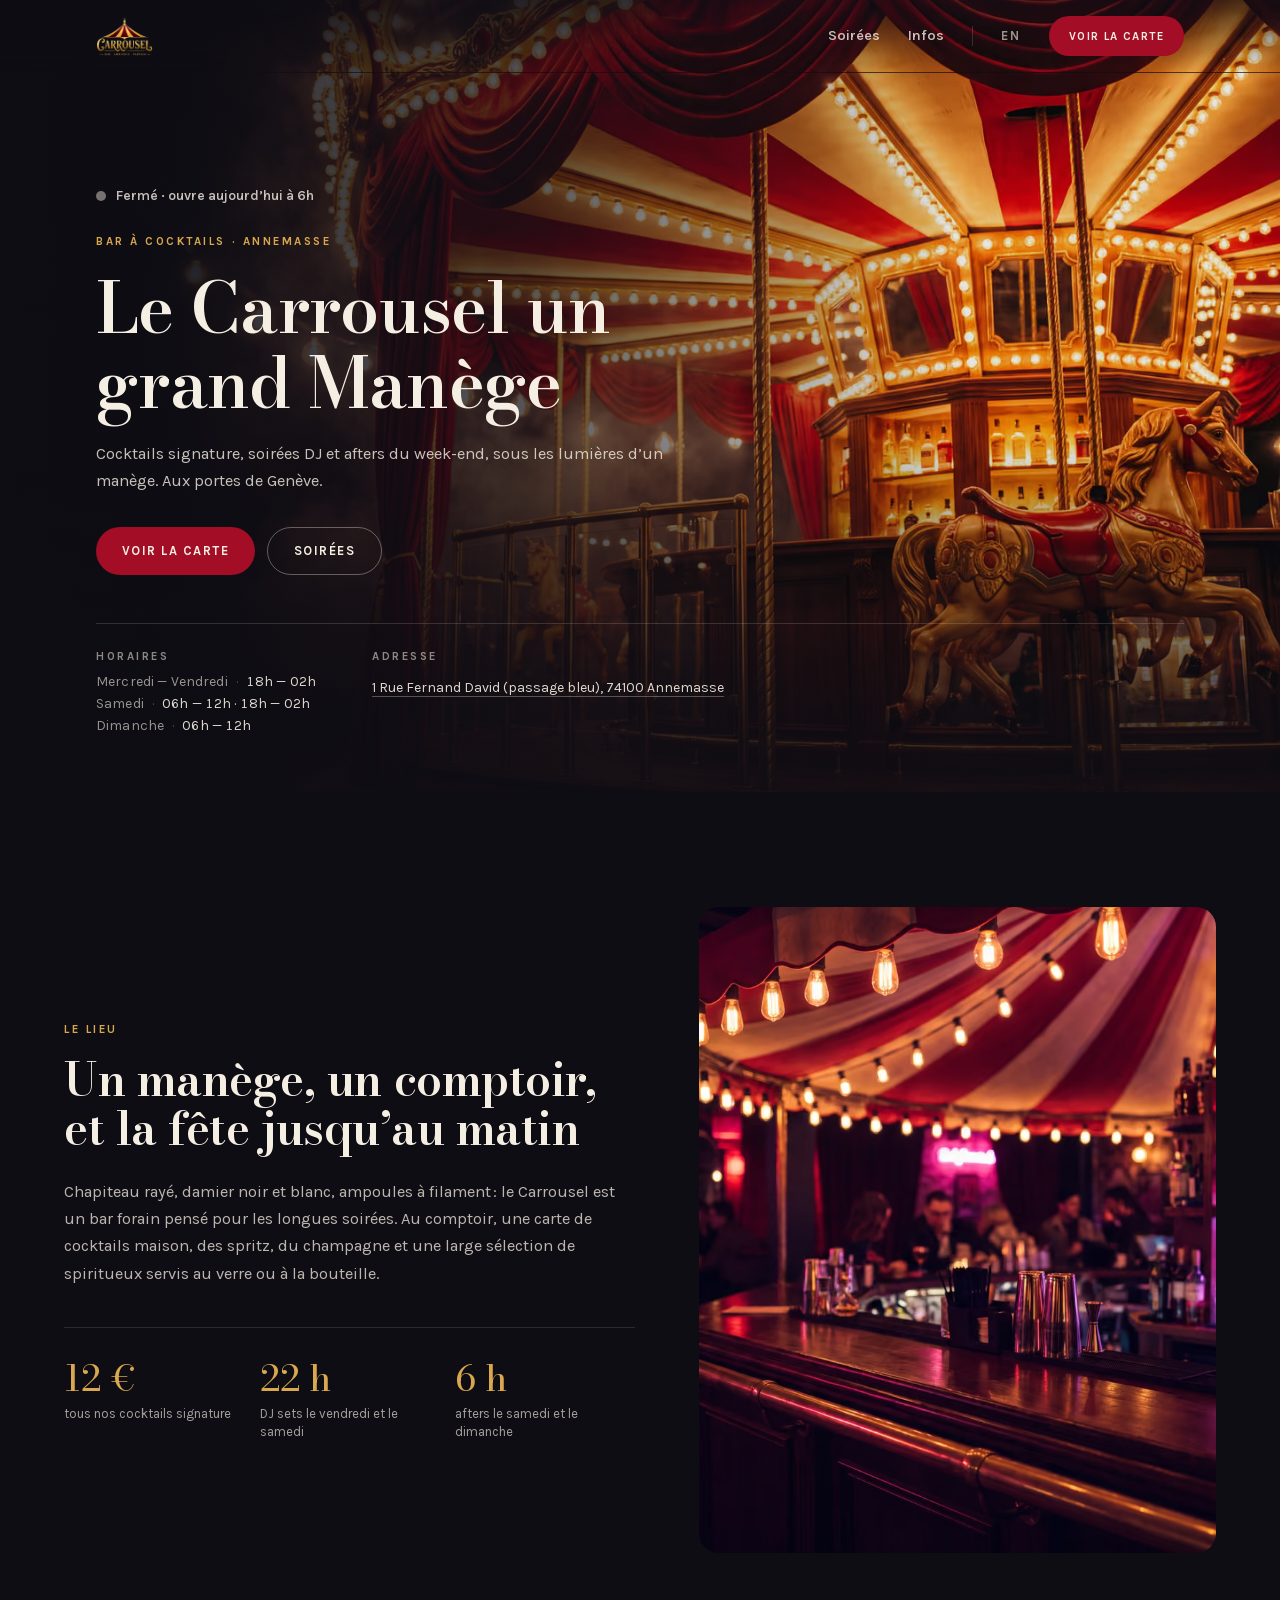
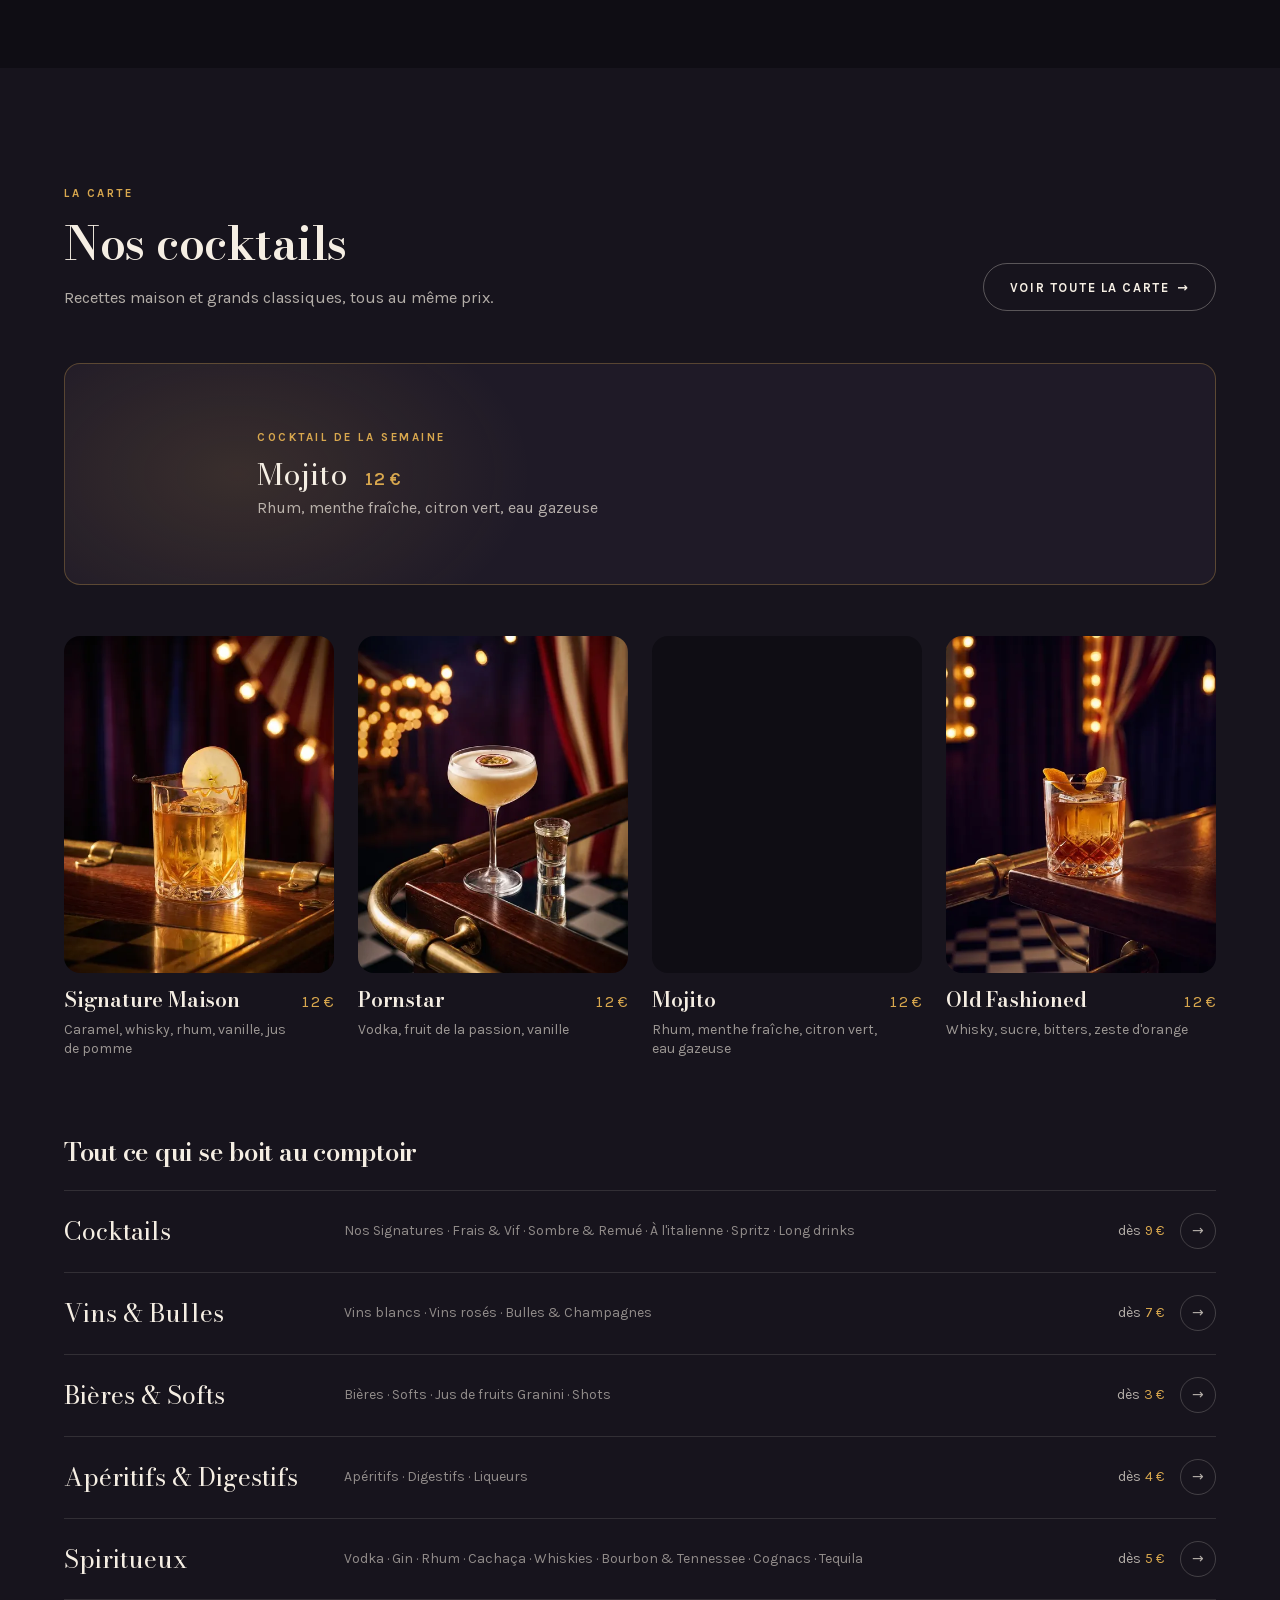
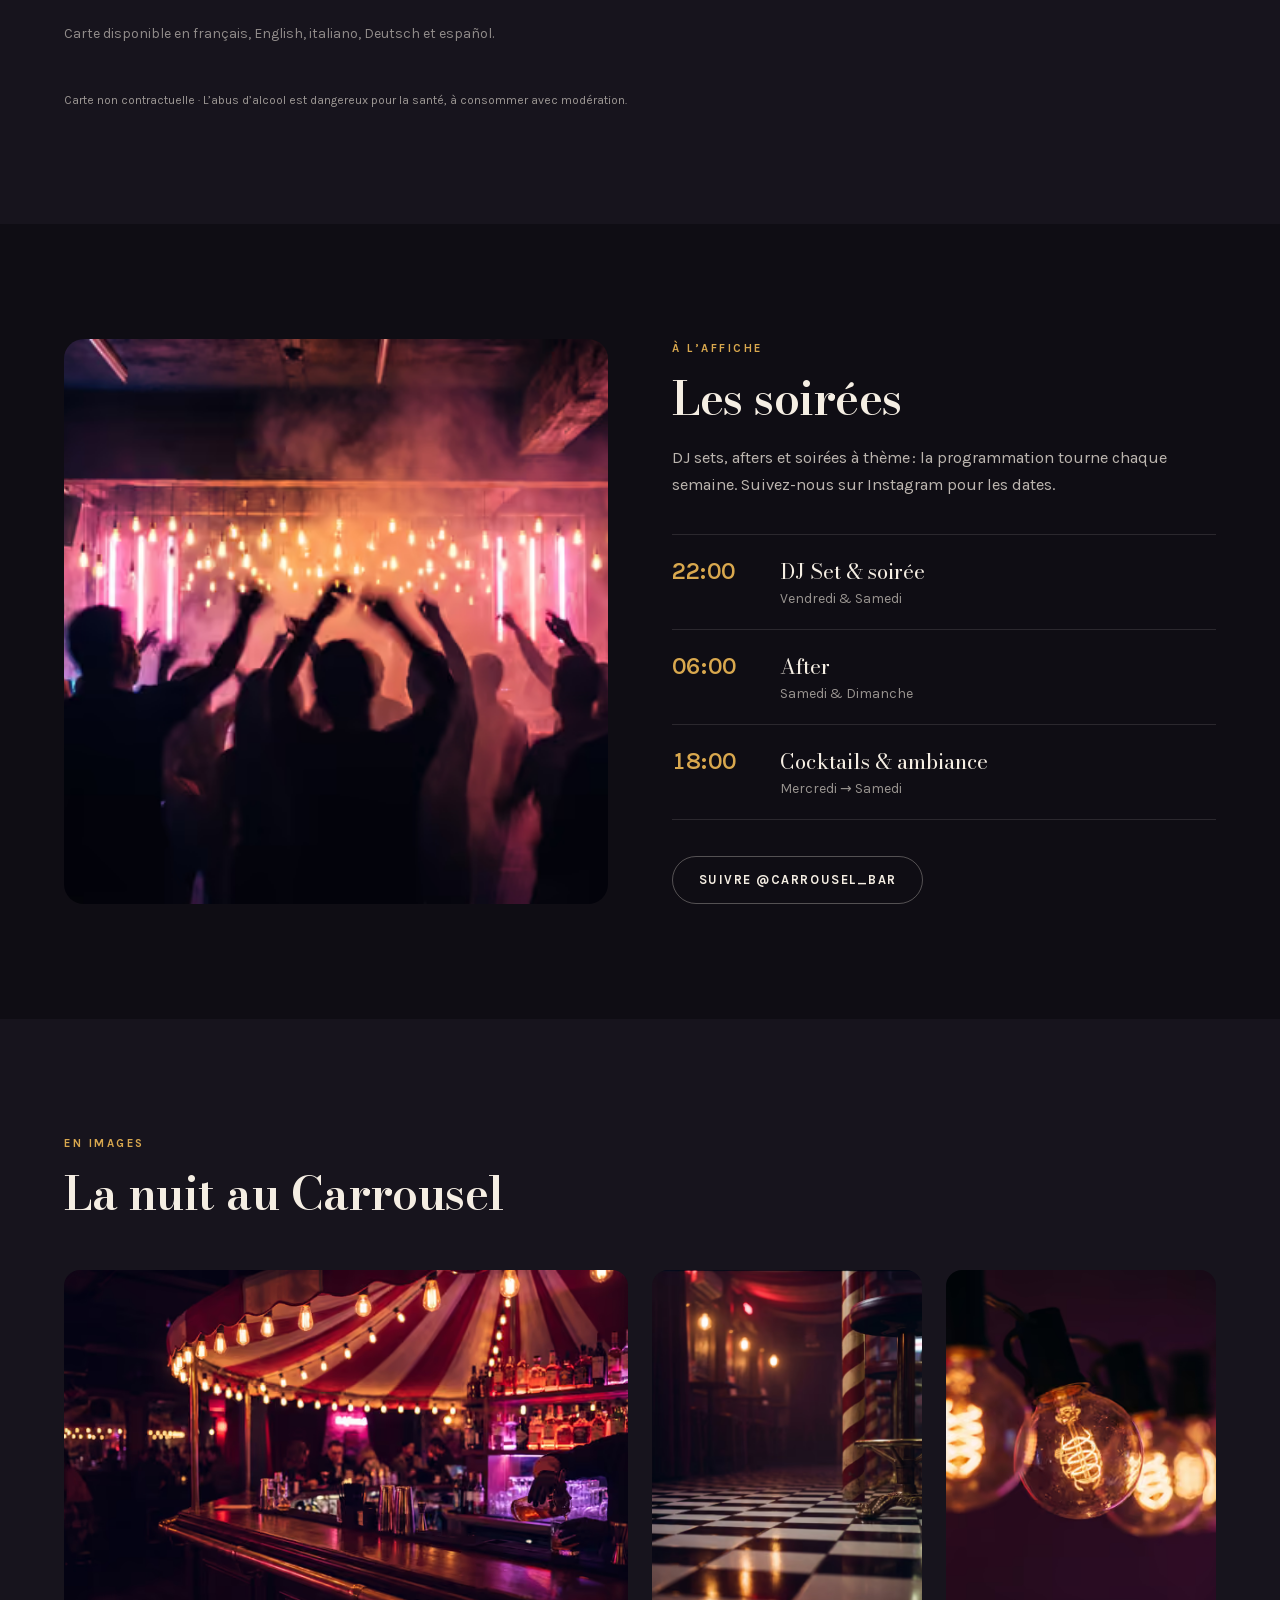
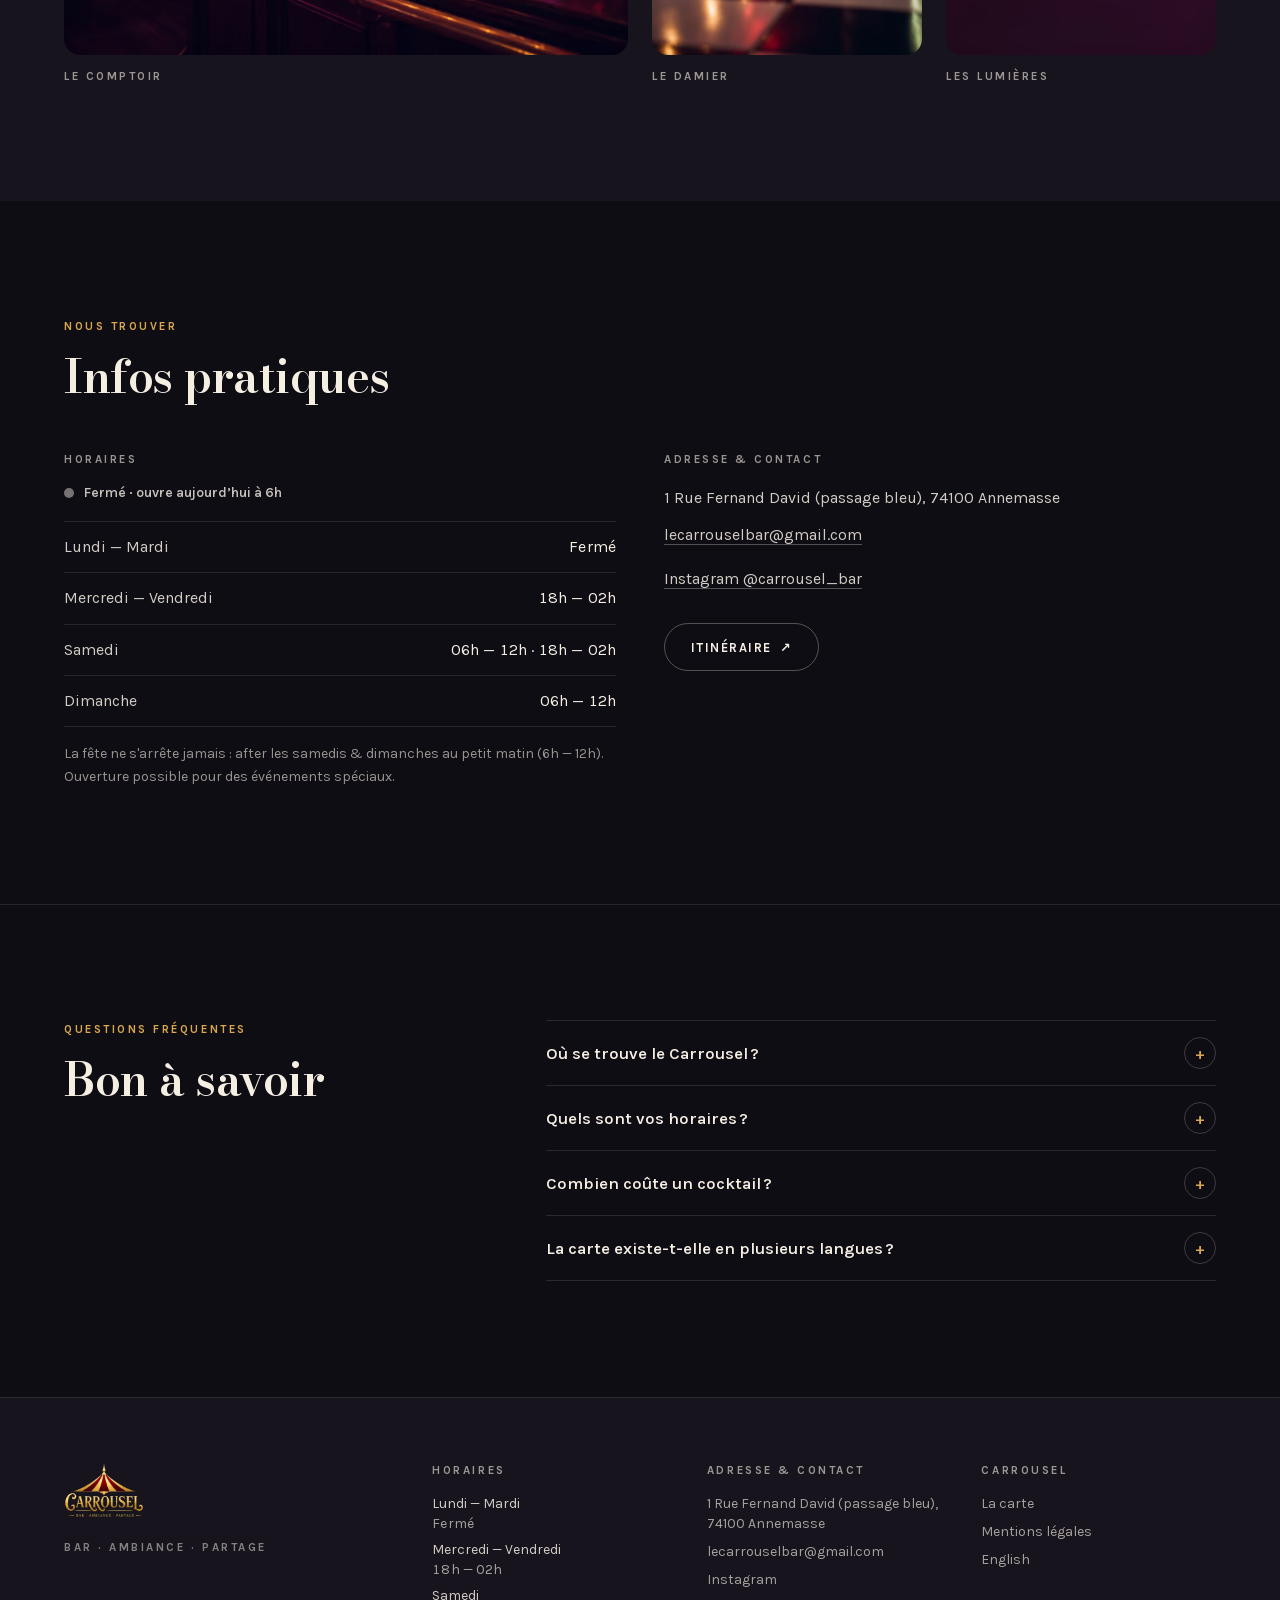
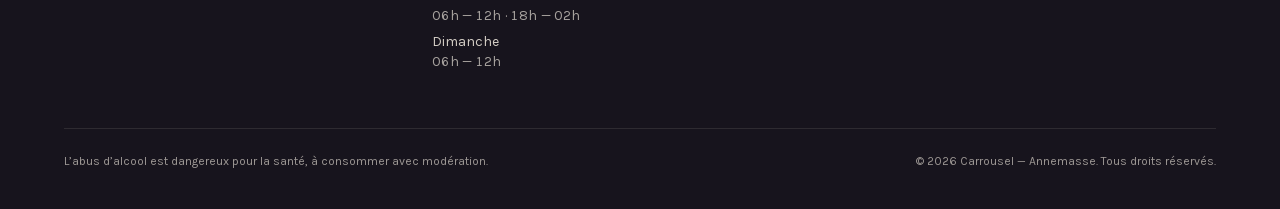
<file: index.html>
<!DOCTYPE html><html lang="fr" class="bodoni_moda_bafb91ea-module__stlXZG__variable karla_78029e28-module__QQIApa__variable"><head><meta charSet="utf-8"/><meta name="viewport" content="width=device-width, initial-scale=1"/><link rel="preload" href="/_next/static/media/52b5d5098cb87ddd-s.p.3r2y_bth_sjsm.woff2" as="font" crossorigin="" type="font/woff2"/><link rel="preload" href="/_next/static/media/680aa1e827d679d2-s.p.42ymt1gosxo71.woff2" as="font" crossorigin="" type="font/woff2"/><link rel="preload" as="image" imageSrcSet="/brand/logo-240.webp 240w, /brand/logo-360.webp 360w, /brand/logo-480.webp 480w, /brand/logo-960.webp 960w" imageSizes="140px" fetchPriority="auto"/><link rel="preload" as="image" type="image/avif" fetchPriority="high" imageSrcSet="/ambiance/hero-portrait-480.avif 480w, /ambiance/hero-portrait-720.avif 720w, /ambiance/hero-portrait-1080.avif 1080w" imageSizes="100vw" media="(max-width: 768px)"/><link rel="preload" as="image" type="image/avif" fetchPriority="high" imageSrcSet="/ambiance/hero-640.avif 640w, /ambiance/hero-1024.avif 1024w, /ambiance/hero-1600.avif 1600w, /ambiance/hero-2200.avif 2200w" imageSizes="100vw" media="(min-width: 769px)"/><style data-precedence="next" data-href="/_next/static/chunks/0hyv037mlk93s.css">@layer properties{@supports (((-webkit-hyphens:none)) and (not (margin-trim:inline))) or ((-moz-orient:inline) and (not (color:rgb(from red r g b)))){*,:before,:after,::backdrop{--tw-translate-x:0;--tw-translate-y:0;--tw-translate-z:0;--tw-scale-x:1;--tw-scale-y:1;--tw-scale-z:1;--tw-space-y-reverse:0;--tw-divide-y-reverse:0;--tw-border-style:solid;--tw-gradient-position:initial;--tw-gradient-from:#0000;--tw-gradient-via:#0000;--tw-gradient-to:#0000;--tw-gradient-stops:initial;--tw-gradient-via-stops:initial;--tw-gradient-from-position:0%;--tw-gradient-via-position:50%;--tw-gradient-to-position:100%;--tw-leading:initial;--tw-font-weight:initial;--tw-tracking:initial;--tw-ordinal:initial;--tw-slashed-zero:initial;--tw-numeric-figure:initial;--tw-numeric-spacing:initial;--tw-numeric-fraction:initial;--tw-shadow:0 0 #0000;--tw-shadow-color:initial;--tw-shadow-alpha:100%;--tw-inset-shadow:0 0 #0000;--tw-inset-shadow-color:initial;--tw-inset-shadow-alpha:100%;--tw-ring-color:initial;--tw-ring-shadow:0 0 #0000;--tw-inset-ring-color:initial;--tw-inset-ring-shadow:0 0 #0000;--tw-ring-inset:initial;--tw-ring-offset-width:0px;--tw-ring-offset-color:#fff;--tw-ring-offset-shadow:0 0 #0000;--tw-blur:initial;--tw-brightness:initial;--tw-contrast:initial;--tw-grayscale:initial;--tw-hue-rotate:initial;--tw-invert:initial;--tw-opacity:initial;--tw-saturate:initial;--tw-sepia:initial;--tw-drop-shadow:initial;--tw-drop-shadow-color:initial;--tw-drop-shadow-alpha:100%;--tw-drop-shadow-size:initial;--tw-backdrop-blur:initial;--tw-backdrop-brightness:initial;--tw-backdrop-contrast:initial;--tw-backdrop-grayscale:initial;--tw-backdrop-hue-rotate:initial;--tw-backdrop-invert:initial;--tw-backdrop-opacity:initial;--tw-backdrop-saturate:initial;--tw-backdrop-sepia:initial;--tw-duration:initial;--tw-ease:initial}}}@layer theme{:root,:host{--font-sans:-apple-system, BlinkMacSystemFont, "Segoe UI", Roboto, "Helvetica Neue", "Noto Sans", Arial, sans-serif, "Apple Color Emoji", "Segoe UI Emoji", "Segoe UI Symbol", "Noto Color Emoji";--font-mono:ui-monospace, SFMono-Regular, Menlo, Monaco, Consolas, "Liberation Mono", "Courier New", monospace;--color-emerald-400:#00d294;--color-white:#fff;--spacing:.25rem;--container-sm:24rem;--container-md:28rem;--container-lg:32rem;--container-xl:36rem;--container-2xl:42rem;--container-3xl:48rem;--container-4xl:56rem;--container-5xl:64rem;--container-6xl:72rem;--text-xs:.75rem;--text-xs--line-height:calc(1 / .75);--text-sm:.875rem;--text-sm--line-height:calc(1.25 / .875);--text-base:1rem;--text-base--line-height:calc(1.5 / 1);--text-lg:1.125rem;--text-lg--line-height:calc(1.75 / 1.125);--text-2xl:1.5rem;--text-2xl--line-height:calc(2 / 1.5);--font-weight-normal:400;--font-weight-semibold:600;--font-weight-bold:700;--leading-tight:1.25;--leading-snug:1.375;--leading-relaxed:1.625;--radius-lg:.5rem;--radius-xl:.75rem;--radius-2xl:1rem;--animate-ping:ping 1s cubic-bezier(0, 0, .2, 1) infinite;--blur-md:12px;--default-transition-duration:.15s;--default-transition-timing-function:cubic-bezier(.4, 0, .2, 1);--default-font-family:var(--font-sans);--default-mono-font-family:var(--font-mono);--color-nuit:#0f0d14;--color-nuit-2:#17141d;--color-velours:#1f1a27;--color-or:#d9a84e;--color-or-clair:#edc97e;--color-rouge:#c8102e;--color-rouge-2:#a30d26;--color-creme:#f5eee3;--font-display:var(--ff-display), "Bodoni 72", Didot, Georgia, serif;--font-body:var(--ff-body), system-ui, -apple-system, "Segoe UI", sans-serif;--text-display-xl:clamp(2.6rem, 5.4vw, 5rem);--text-display-l:clamp(2rem, 3.6vw, 3.1rem);--text-display-m:clamp(1.35rem, 2vw, 1.65rem);--text-body-l:clamp(1.03rem, 1.2vw, 1.14rem);--space-section:clamp(4.5rem, 9vw, 8rem);--space-head:clamp(2rem, 4vw, 3.25rem);--ease-ride:cubic-bezier(.22, 1, .36, 1)}@supports (color:lab(0% 0 0)){:root,:host{--color-emerald-400:lab(75.0771% -60.7313 19.4146)}}}@layer base{*,:after,:before,::backdrop{box-sizing:border-box;border:0 solid;margin:0;padding:0}::file-selector-button{box-sizing:border-box;border:0 solid;margin:0;padding:0}html,:host{-webkit-text-size-adjust:100%;tab-size:4;line-height:1.5;font-family:var(--default-font-family,-apple-system, BlinkMacSystemFont, "Segoe UI", Roboto, "Helvetica Neue", "Noto Sans", Arial, sans-serif, "Apple Color Emoji", "Segoe UI Emoji", "Segoe UI Symbol", "Noto Color Emoji");font-feature-settings:var(--default-font-feature-settings,normal);font-variation-settings:var(--default-font-variation-settings,normal);-webkit-tap-highlight-color:transparent}hr{height:0;color:inherit;border-top-width:1px}abbr:where([title]){-webkit-text-decoration:underline dotted;text-decoration:underline dotted}h1,h2,h3,h4,h5,h6{font-size:inherit;font-weight:inherit}a{color:inherit;-webkit-text-decoration:inherit;-webkit-text-decoration:inherit;-webkit-text-decoration:inherit;-webkit-text-decoration:inherit;text-decoration:inherit}b,strong{font-weight:bolder}code,kbd,samp,pre{font-family:var(--default-mono-font-family,ui-monospace, SFMono-Regular, Menlo, Monaco, Consolas, "Liberation Mono", "Courier New", monospace);font-feature-settings:var(--default-mono-font-feature-settings,normal);font-variation-settings:var(--default-mono-font-variation-settings,normal);font-size:1em}small{font-size:80%}sub,sup{vertical-align:baseline;font-size:75%;line-height:0;position:relative}sub{bottom:-.25em}sup{top:-.5em}table{text-indent:0;border-color:inherit;border-collapse:collapse}:-moz-focusring:where(:not(iframe)){outline:auto}progress{vertical-align:baseline}summary{display:list-item}ol,ul,menu{list-style:none}img,svg,video,canvas,audio,iframe,embed,object{vertical-align:middle;display:block}img,video{max-width:100%;height:auto}button,input,select,optgroup,textarea{font:inherit;font-feature-settings:inherit;font-variation-settings:inherit;letter-spacing:inherit;color:inherit;opacity:1;background-color:#0000;border-radius:0}::file-selector-button{font:inherit;font-feature-settings:inherit;font-variation-settings:inherit;letter-spacing:inherit;color:inherit;opacity:1;background-color:#0000;border-radius:0}:where(select:is([multiple],[size])) optgroup{font-weight:bolder}:where(select:is([multiple],[size])) optgroup option{padding-inline-start:20px}::file-selector-button{margin-inline-end:4px}::placeholder{opacity:1}@supports (not ((-webkit-appearance:-apple-pay-button))) or (contain-intrinsic-size:1px){::placeholder{color:currentColor}@supports (color:color-mix(in lab, red, red)){::placeholder{color:color-mix(in oklab, currentcolor 50%, transparent)}}}textarea{resize:vertical}::-webkit-search-decoration{-webkit-appearance:none}::-webkit-date-and-time-value{min-height:1lh;text-align:inherit}::-webkit-datetime-edit{display:inline-flex}::-webkit-datetime-edit-fields-wrapper{padding:0}::-webkit-datetime-edit{padding-block:0}::-webkit-datetime-edit-year-field{padding-block:0}::-webkit-datetime-edit-month-field{padding-block:0}::-webkit-datetime-edit-day-field{padding-block:0}::-webkit-datetime-edit-hour-field{padding-block:0}::-webkit-datetime-edit-minute-field{padding-block:0}::-webkit-datetime-edit-second-field{padding-block:0}::-webkit-datetime-edit-millisecond-field{padding-block:0}::-webkit-datetime-edit-meridiem-field{padding-block:0}::-webkit-calendar-picker-indicator{line-height:1}:-moz-ui-invalid{box-shadow:none}button,input:where([type=button],[type=reset],[type=submit]){appearance:button}::file-selector-button{appearance:button}::-webkit-inner-spin-button{height:auto}::-webkit-outer-spin-button{height:auto}[hidden]:where(:not([hidden=until-found])){display:none!important}html{-webkit-text-size-adjust:100%;scroll-behavior:smooth;scroll-padding-top:5rem;overflow-x:clip}body{background-color:var(--color-nuit);color:var(--color-creme);font-family:var(--font-body);-webkit-font-smoothing:antialiased;text-rendering:optimizelegibility;font-size:1rem;line-height:1.65;overflow-x:clip}h1,h2,h3,h4{font-family:var(--font-display);letter-spacing:-.01em;font-weight:600;line-height:1.08}p{text-wrap:pretty}h1,h2{text-wrap:balance}::selection{background-color:var(--color-or);color:var(--color-nuit)}:focus-visible{outline:2px solid var(--color-or);outline-offset:3px;border-radius:4px}img,video{max-width:100%;display:block}picture{display:contents}}@layer components;@layer utilities{.pointer-events-none{pointer-events:none}.visible{visibility:visible}.sr-only{clip-path:inset(50%);white-space:nowrap;border-width:0;width:1px;height:1px;margin:-1px;padding:0;position:absolute;overflow:hidden}.absolute{position:absolute}.fixed{position:fixed}.relative{position:relative}.sticky{position:sticky}.inset-0{inset:0}.inset-x-0{inset-inline:0}.top-0{top:0}.top-16{top:calc(var(--spacing) * 16)}.right-5{right:calc(var(--spacing) * 5)}.bottom-0{bottom:0}.bottom-5{bottom:calc(var(--spacing) * 5)}.bottom-24{bottom:calc(var(--spacing) * 24)}.left-1\/2{left:50%}.isolate{isolation:isolate}.-z-10{z-index:calc(10 * -1)}.-z-20{z-index:calc(20 * -1)}.z-10{z-index:10}.z-30{z-index:30}.z-40{z-index:40}.z-50{z-index:50}.col-span-1{grid-column:span 1/span 1}.col-span-2{grid-column:span 2/span 2}.row-start-2{grid-row-start:2}.mx-auto{margin-inline:auto}.mt-\(--space-head\){margin-top:var(--space-head)}.mt-0\.5{margin-top:calc(var(--spacing) * .5)}.mt-1{margin-top:var(--spacing)}.mt-1\.5{margin-top:calc(var(--spacing) * 1.5)}.mt-2{margin-top:calc(var(--spacing) * 2)}.mt-3{margin-top:calc(var(--spacing) * 3)}.mt-4{margin-top:calc(var(--spacing) * 4)}.mt-5{margin-top:calc(var(--spacing) * 5)}.mt-6{margin-top:calc(var(--spacing) * 6)}.mt-7{margin-top:calc(var(--spacing) * 7)}.mt-8{margin-top:calc(var(--spacing) * 8)}.mt-9{margin-top:calc(var(--spacing) * 9)}.mt-10{margin-top:calc(var(--spacing) * 10)}.mt-12{margin-top:calc(var(--spacing) * 12)}.mt-14{margin-top:calc(var(--spacing) * 14)}.mt-20{margin-top:calc(var(--spacing) * 20)}.-mr-2{margin-right:calc(var(--spacing) * -2)}.mb-1{margin-bottom:var(--spacing)}.mb-3{margin-bottom:calc(var(--spacing) * 3)}.mb-4{margin-bottom:calc(var(--spacing) * 4)}.mb-5{margin-bottom:calc(var(--spacing) * 5)}.mb-6{margin-bottom:calc(var(--spacing) * 6)}.mb-11{margin-bottom:calc(var(--spacing) * 11)}.mb-12{margin-bottom:calc(var(--spacing) * 12)}.ml-auto{margin-left:auto}.btn{min-height:3rem;font-family:var(--font-body);letter-spacing:.12em;text-transform:uppercase;transition:background-color .2s, color .2s, border-color .2s, transform .2s var(--ease-ride);border-radius:999px;justify-content:center;align-items:center;gap:.5rem;padding-inline:1.6rem;font-size:.8rem;font-weight:700;display:inline-flex}.block{display:block}.flex{display:flex}.grid{display:grid}.hidden{display:none}.inline{display:inline}.inline-flex{display:inline-flex}.table{display:table}.aspect-\[4\/5\]{aspect-ratio:4/5}.size-1\.5{width:calc(var(--spacing) * 1.5);height:calc(var(--spacing) * 1.5)}.size-2\.5{width:calc(var(--spacing) * 2.5);height:calc(var(--spacing) * 2.5)}.size-5{width:calc(var(--spacing) * 5);height:calc(var(--spacing) * 5)}.size-6{width:calc(var(--spacing) * 6);height:calc(var(--spacing) * 6)}.size-8{width:calc(var(--spacing) * 8);height:calc(var(--spacing) * 8)}.size-9{width:calc(var(--spacing) * 9);height:calc(var(--spacing) * 9)}.size-11{width:calc(var(--spacing) * 11);height:calc(var(--spacing) * 11)}.size-12{width:calc(var(--spacing) * 12);height:calc(var(--spacing) * 12)}.size-24{width:calc(var(--spacing) * 24);height:calc(var(--spacing) * 24)}.size-\[5\.25rem\]{width:5.25rem;height:5.25rem}.h-0\.5{height:calc(var(--spacing) * .5)}.h-5{height:calc(var(--spacing) * 5)}.h-9{height:calc(var(--spacing) * 9)}.h-10{height:calc(var(--spacing) * 10)}.h-11{height:calc(var(--spacing) * 11)}.h-12{height:calc(var(--spacing) * 12)}.h-14{height:calc(var(--spacing) * 14)}.h-16{height:calc(var(--spacing) * 16)}.h-auto{height:auto}.h-full{height:100%}.max-h-28{max-height:calc(var(--spacing) * 28)}.min-h-6{min-height:calc(var(--spacing) * 6)}.min-h-9{min-height:calc(var(--spacing) * 9)}.min-h-10{min-height:calc(var(--spacing) * 10)}.min-h-11{min-height:calc(var(--spacing) * 11)}.min-h-14{min-height:calc(var(--spacing) * 14)}.min-h-16{min-height:calc(var(--spacing) * 16)}.min-h-20{min-height:calc(var(--spacing) * 20)}.min-h-\[11\.5rem\]{min-height:11.5rem}.min-h-\[26rem\]{min-height:26rem}.min-h-\[70vh\]{min-height:70vh}.min-h-\[92svh\]{min-height:92svh}.min-h-dvh{min-height:100dvh}.w-6{width:calc(var(--spacing) * 6)}.w-12{width:calc(var(--spacing) * 12)}.w-28{width:calc(var(--spacing) * 28)}.w-36{width:calc(var(--spacing) * 36)}.w-\[82\%\]{width:82%}.w-auto{width:auto}.w-full{width:100%}.w-px{width:1px}.max-w-2xl{max-width:var(--container-2xl)}.max-w-3xl{max-width:var(--container-3xl)}.max-w-4xl{max-width:var(--container-4xl)}.max-w-5xl{max-width:var(--container-5xl)}.max-w-6xl{max-width:var(--container-6xl)}.max-w-\[27rem\]{max-width:27rem}.max-w-\[90rem\]{max-width:90rem}.max-w-lg{max-width:var(--container-lg)}.max-w-md{max-width:var(--container-md)}.max-w-prose{max-width:65ch}.max-w-sm{max-width:var(--container-sm)}.max-w-xl{max-width:var(--container-xl)}.min-w-0{min-width:0}.min-w-10{min-width:calc(var(--spacing) * 10)}.min-w-11{min-width:calc(var(--spacing) * 11)}.min-w-\[9rem\]{min-width:9rem}.flex-1{flex:1}.shrink-0{flex-shrink:0}.-translate-x-1\/2{--tw-translate-x:calc(calc(1 / 2 * 100%) * -1);translate:var(--tw-translate-x) var(--tw-translate-y)}.-translate-y-\[7px\]{--tw-translate-y:calc(7px * -1);translate:var(--tw-translate-x) var(--tw-translate-y)}.translate-y-0{--tw-translate-y:0px;translate:var(--tw-translate-x) var(--tw-translate-y)}.translate-y-3{--tw-translate-y:calc(var(--spacing) * 3);translate:var(--tw-translate-x) var(--tw-translate-y)}.translate-y-\[7px\]{--tw-translate-y:7px;translate:var(--tw-translate-x) var(--tw-translate-y)}.scale-110{--tw-scale-x:110%;--tw-scale-y:110%;--tw-scale-z:110%;scale:var(--tw-scale-x) var(--tw-scale-y)}.-rotate-45{rotate:-45deg}.rotate-45{rotate:45deg}.animate-ping{animation:var(--animate-ping)}.cursor-pointer{cursor:pointer}.scroll-mt-24{scroll-margin-top:calc(var(--spacing) * 24)}.\[scrollbar-width\:none\]{scrollbar-width:none}.list-disc{list-style-type:disc}.list-none{list-style-type:none}.columns-1{columns:1}.break-inside-avoid{break-inside:avoid}.grid-cols-2{grid-template-columns:repeat(2,minmax(0,1fr))}.grid-cols-3{grid-template-columns:repeat(3,minmax(0,1fr))}.grid-cols-\[1fr_auto\]{grid-template-columns:1fr auto}.grid-cols-\[5\.5rem_1fr\]{grid-template-columns:5.5rem 1fr}.flex-col{flex-direction:column}.flex-wrap{flex-wrap:wrap}.place-items-center{place-items:center}.items-baseline{align-items:baseline}.items-center{align-items:center}.items-end{align-items:flex-end}.items-start{align-items:flex-start}.justify-between{justify-content:space-between}.justify-center{justify-content:center}.justify-end{justify-content:flex-end}.gap-0\.5{gap:calc(var(--spacing) * .5)}.gap-1{gap:var(--spacing)}.gap-1\.5{gap:calc(var(--spacing) * 1.5)}.gap-2{gap:calc(var(--spacing) * 2)}.gap-2\.5{gap:calc(var(--spacing) * 2.5)}.gap-3{gap:calc(var(--spacing) * 3)}.gap-4{gap:calc(var(--spacing) * 4)}.gap-5{gap:calc(var(--spacing) * 5)}.gap-6{gap:calc(var(--spacing) * 6)}.gap-7{gap:calc(var(--spacing) * 7)}.gap-10{gap:calc(var(--spacing) * 10)}.gap-12{gap:calc(var(--spacing) * 12)}.gap-\[5px\]{gap:5px}:where(.space-y-0\.5>:not(:last-child)){--tw-space-y-reverse:0;margin-block-start:calc(calc(var(--spacing) * .5) * var(--tw-space-y-reverse));margin-block-end:calc(calc(var(--spacing) * .5) * calc(1 - var(--tw-space-y-reverse)))}:where(.space-y-1>:not(:last-child)){--tw-space-y-reverse:0;margin-block-start:calc(var(--spacing) * var(--tw-space-y-reverse));margin-block-end:calc(var(--spacing) * calc(1 - var(--tw-space-y-reverse)))}:where(.space-y-1\.5>:not(:last-child)){--tw-space-y-reverse:0;margin-block-start:calc(calc(var(--spacing) * 1.5) * var(--tw-space-y-reverse));margin-block-end:calc(calc(var(--spacing) * 1.5) * calc(1 - var(--tw-space-y-reverse)))}:where(.space-y-2>:not(:last-child)){--tw-space-y-reverse:0;margin-block-start:calc(calc(var(--spacing) * 2) * var(--tw-space-y-reverse));margin-block-end:calc(calc(var(--spacing) * 2) * calc(1 - var(--tw-space-y-reverse)))}:where(.space-y-3>:not(:last-child)){--tw-space-y-reverse:0;margin-block-start:calc(calc(var(--spacing) * 3) * var(--tw-space-y-reverse));margin-block-end:calc(calc(var(--spacing) * 3) * calc(1 - var(--tw-space-y-reverse)))}:where(.space-y-4>:not(:last-child)){--tw-space-y-reverse:0;margin-block-start:calc(calc(var(--spacing) * 4) * var(--tw-space-y-reverse));margin-block-end:calc(calc(var(--spacing) * 4) * calc(1 - var(--tw-space-y-reverse)))}:where(.space-y-6>:not(:last-child)){--tw-space-y-reverse:0;margin-block-start:calc(calc(var(--spacing) * 6) * var(--tw-space-y-reverse));margin-block-end:calc(calc(var(--spacing) * 6) * calc(1 - var(--tw-space-y-reverse)))}.gap-x-3{column-gap:calc(var(--spacing) * 3)}.gap-x-4{column-gap:calc(var(--spacing) * 4)}.gap-x-5{column-gap:calc(var(--spacing) * 5)}.gap-x-6{column-gap:calc(var(--spacing) * 6)}.gap-y-1{row-gap:var(--spacing)}.gap-y-4{row-gap:calc(var(--spacing) * 4)}.gap-y-7{row-gap:calc(var(--spacing) * 7)}.gap-y-8{row-gap:calc(var(--spacing) * 8)}:where(.divide-y>:not(:last-child)){--tw-divide-y-reverse:0;border-bottom-style:var(--tw-border-style);border-top-style:var(--tw-border-style);border-top-width:calc(1px * var(--tw-divide-y-reverse));border-bottom-width:calc(1px * calc(1 - var(--tw-divide-y-reverse)))}:where(.divide-\[\#efe3d5\]>:not(:last-child)){border-color:#efe3d5}:where(.divide-creme\/10>:not(:last-child)){border-color:#f5eee31a}@supports (color:color-mix(in lab, red, red)){:where(.divide-creme\/10>:not(:last-child)){border-color:color-mix(in oklab, var(--color-creme) 10%, transparent)}}:where(.divide-creme\/12>:not(:last-child)){border-color:#f5eee31f}@supports (color:color-mix(in lab, red, red)){:where(.divide-creme\/12>:not(:last-child)){border-color:color-mix(in oklab, var(--color-creme) 12%, transparent)}}.self-start{align-self:flex-start}.overflow-hidden{overflow:hidden}.overflow-x-auto{overflow-x:auto}.overflow-y-auto{overflow-y:auto}.rounded{border-radius:.25rem}.rounded-2xl{border-radius:var(--radius-2xl)}.rounded-\[1\.1rem\]{border-radius:1.1rem}.rounded-\[1\.5rem\]{border-radius:1.5rem}.rounded-\[1\.25rem\]{border-radius:1.25rem}.rounded-full{border-radius:3.40282e38px}.rounded-lg{border-radius:var(--radius-lg)}.rounded-xl{border-radius:var(--radius-xl)}.border{border-style:var(--tw-border-style);border-width:1px}.border-y{border-block-style:var(--tw-border-style);border-block-width:1px}.border-t{border-top-style:var(--tw-border-style);border-top-width:1px}.border-b{border-bottom-style:var(--tw-border-style);border-bottom-width:1px}.border-\[\#d8c3b0\]{border-color:#d8c3b0}.border-\[\#e5b3b3\]{border-color:#e5b3b3}.border-\[\#e6d6c4\]{border-color:#e6d6c4}.border-\[\#efe3d5\]{border-color:#efe3d5}.border-\[\#f5eee3\]\/40{border-color:#f5eee366;border-color:lab(94.4258% 1.05104 6.22194/.4)}.border-creme{border-color:var(--color-creme)}.border-creme\/10{border-color:#f5eee31a}@supports (color:color-mix(in lab, red, red)){.border-creme\/10{border-color:color-mix(in oklab, var(--color-creme) 10%, transparent)}}.border-creme\/12{border-color:#f5eee31f}@supports (color:color-mix(in lab, red, red)){.border-creme\/12{border-color:color-mix(in oklab, var(--color-creme) 12%, transparent)}}.border-creme\/15{border-color:#f5eee326}@supports (color:color-mix(in lab, red, red)){.border-creme\/15{border-color:color-mix(in oklab, var(--color-creme) 15%, transparent)}}.border-creme\/20{border-color:#f5eee333}@supports (color:color-mix(in lab, red, red)){.border-creme\/20{border-color:color-mix(in oklab, var(--color-creme) 20%, transparent)}}.border-creme\/25{border-color:#f5eee340}@supports (color:color-mix(in lab, red, red)){.border-creme\/25{border-color:color-mix(in oklab, var(--color-creme) 25%, transparent)}}.border-creme\/30{border-color:#f5eee34d}@supports (color:color-mix(in lab, red, red)){.border-creme\/30{border-color:color-mix(in oklab, var(--color-creme) 30%, transparent)}}.border-creme\/35{border-color:#f5eee359}@supports (color:color-mix(in lab, red, red)){.border-creme\/35{border-color:color-mix(in oklab, var(--color-creme) 35%, transparent)}}.border-current\/30{border-color:currentColor}@supports (color:color-mix(in lab, red, red)){.border-current\/30{border-color:color-mix(in oklab, currentcolor 30%, transparent)}}.border-or-clair\/30{border-color:#edc97e4d}@supports (color:color-mix(in lab, red, red)){.border-or-clair\/30{border-color:color-mix(in oklab, var(--color-or-clair) 30%, transparent)}}.border-or-clair\/45{border-color:#edc97e73}@supports (color:color-mix(in lab, red, red)){.border-or-clair\/45{border-color:color-mix(in oklab, var(--color-or-clair) 45%, transparent)}}.border-or\/30{border-color:#d9a84e4d}@supports (color:color-mix(in lab, red, red)){.border-or\/30{border-color:color-mix(in oklab, var(--color-or) 30%, transparent)}}.border-or\/40{border-color:#d9a84e66}@supports (color:color-mix(in lab, red, red)){.border-or\/40{border-color:color-mix(in oklab, var(--color-or) 40%, transparent)}}.border-transparent{border-color:#0000}.\!bg-\[\#f6efe4\]{background-color:#f6efe4!important}.bg-\[\#1f7a4a\]{background-color:#1f7a4a}.bg-\[\#4f0a13\]{background-color:#4f0a13}.bg-\[\#5c0c16\]{background-color:#5c0c16}.bg-\[\#5c0c16\]\/40{background-color:#5c0c1666;background-color:lab(18.7716% 35.6118 18.0702/.4)}.bg-\[\#5c0c16\]\/55{background-color:#5c0c168c;background-color:lab(18.7716% 35.6118 18.0702/.55)}.bg-\[\#5c0c16\]\/60{background-color:#5c0c1699;background-color:lab(18.7716% 35.6118 18.0702/.6)}.bg-\[\#5c0c16\]\/75{background-color:#5c0c16bf;background-color:lab(18.7716% 35.6118 18.0702/.75)}.bg-\[\#5c0c16\]\/95{background-color:#5c0c16f2;background-color:lab(18.7716% 35.6118 18.0702/.95)}.bg-\[\#7c111d\]{background-color:#7c111d}.bg-\[\#63101a\]\/92{background-color:#63101aeb;background-color:lab(20.8666% 36.8631 18.2173/.92)}.bg-\[\#a3121f\]{background-color:#a3121f}.bg-\[\#eee3d6\]{background-color:#eee3d6}.bg-\[\#f3e2cf\]{background-color:#f3e2cf}.bg-\[\#f3e9dd\]{background-color:#f3e9dd}.bg-\[\#f5eee3\]{background-color:#f5eee3}.bg-\[\#faf5ee\]{background-color:#faf5ee}.bg-\[\#fbe0e0\]{background-color:#fbe0e0}.bg-\[\#fdebc8\]{background-color:#fdebc8}.bg-creme{background-color:var(--color-creme)}.bg-creme\/15{background-color:#f5eee326}@supports (color:color-mix(in lab, red, red)){.bg-creme\/15{background-color:color-mix(in oklab, var(--color-creme) 15%, transparent)}}.bg-creme\/45{background-color:#f5eee373}@supports (color:color-mix(in lab, red, red)){.bg-creme\/45{background-color:color-mix(in oklab, var(--color-creme) 45%, transparent)}}.bg-current\/15{background-color:currentColor}@supports (color:color-mix(in lab, red, red)){.bg-current\/15{background-color:color-mix(in oklab, currentcolor 15%, transparent)}}.bg-emerald-400{background-color:var(--color-emerald-400)}.bg-emerald-400\/60{background-color:#00d29499}@supports (color:color-mix(in lab, red, red)){.bg-emerald-400\/60{background-color:color-mix(in oklab, var(--color-emerald-400) 60%, transparent)}}.bg-nuit{background-color:var(--color-nuit)}.bg-nuit-2{background-color:var(--color-nuit-2)}.bg-nuit\/90{background-color:#0f0d14e6}@supports (color:color-mix(in lab, red, red)){.bg-nuit\/90{background-color:color-mix(in oklab, var(--color-nuit) 90%, transparent)}}.bg-or{background-color:var(--color-or)}.bg-or\/10{background-color:#d9a84e1a}@supports (color:color-mix(in lab, red, red)){.bg-or\/10{background-color:color-mix(in oklab, var(--color-or) 10%, transparent)}}.bg-rouge-2{background-color:var(--color-rouge-2)}.bg-rouge\/15{background-color:#c8102e26}@supports (color:color-mix(in lab, red, red)){.bg-rouge\/15{background-color:color-mix(in oklab, var(--color-rouge) 15%, transparent)}}.bg-velours{background-color:var(--color-velours)}.bg-white{background-color:var(--color-white)}.bg-white\/60{background-color:#fff9}@supports (color:color-mix(in lab, red, red)){.bg-white\/60{background-color:color-mix(in oklab, var(--color-white) 60%, transparent)}}.bg-white\/95{background-color:#fffffff2}@supports (color:color-mix(in lab, red, red)){.bg-white\/95{background-color:color-mix(in oklab, var(--color-white) 95%, transparent)}}.bg-gradient-to-b{--tw-gradient-position:to bottom in oklab;background-image:linear-gradient(var(--tw-gradient-stops))}.bg-\[linear-gradient\(to_bottom\,rgba\(52\,5\,11\,0\.82\)\,rgba\(52\,5\,11\,0\.45\)_60\%\,transparent\)\]{background-image:linear-gradient(#34050bd1,#34050b73 60%,#0000)}.bg-\[linear-gradient\(to_top\,rgba\(15\,13\,20\,0\.96\)_15\%\,rgba\(15\,13\,20\,0\.55\)_60\%\,rgba\(15\,13\,20\,0\.25\)\)\]{background-image:linear-gradient(#0f0d1440,#0f0d148c 40%,#0f0d14f5 85%)}.bg-\[linear-gradient\(to_top\,rgba\(15\,13\,20\,0\.98\)_0\%\,rgba\(15\,13\,20\,0\.9\)_45\%\,rgba\(15\,13\,20\,0\.62\)_75\%\,rgba\(15\,13\,20\,0\.55\)_100\%\)\]{background-image:linear-gradient(#0f0d148c 0%,#0f0d149e 25%,#0f0d14e6 55%,#0f0d14fa 100%)}.bg-\[radial-gradient\(420px_260px_at_15\%_50\%\,rgba\(217\,168\,78\,0\.14\)\,transparent_70\%\)\]{background-image:radial-gradient(420px 260px at 15%,#d9a84e24,#0000 70%)}.from-nuit\/70{--tw-gradient-from:#0f0d14b3}@supports (color:color-mix(in lab, red, red)){.from-nuit\/70{--tw-gradient-from:color-mix(in oklab, var(--color-nuit) 70%, transparent)}}.from-nuit\/70{--tw-gradient-stops:var(--tw-gradient-via-stops,var(--tw-gradient-position), var(--tw-gradient-from) var(--tw-gradient-from-position), var(--tw-gradient-to) var(--tw-gradient-to-position))}.to-transparent{--tw-gradient-to:transparent;--tw-gradient-stops:var(--tw-gradient-via-stops,var(--tw-gradient-position), var(--tw-gradient-from) var(--tw-gradient-from-position), var(--tw-gradient-to) var(--tw-gradient-to-position))}.\[mask-image\:linear-gradient\(to_right\,\#000_88\%\,transparent\)\]{-webkit-mask-image:linear-gradient(90deg,#000 88%,#0000);mask-image:linear-gradient(90deg,#000 88%,#0000)}.object-cover{object-fit:cover}.object-\[65\%_center\]{object-position:65% center}.object-\[center_58\%\]{object-position:center 58%}.object-top{object-position:top}.p-0\.5{padding:calc(var(--spacing) * .5)}.p-1{padding:var(--spacing)}.p-3{padding:calc(var(--spacing) * 3)}.p-4{padding:calc(var(--spacing) * 4)}.p-6{padding:calc(var(--spacing) * 6)}.p-7{padding:calc(var(--spacing) * 7)}.px-2{padding-inline:calc(var(--spacing) * 2)}.px-3{padding-inline:calc(var(--spacing) * 3)}.px-4{padding-inline:calc(var(--spacing) * 4)}.px-5{padding-inline:calc(var(--spacing) * 5)}.py-0\.5{padding-block:calc(var(--spacing) * .5)}.py-1{padding-block:var(--spacing)}.py-2{padding-block:calc(var(--spacing) * 2)}.py-3{padding-block:calc(var(--spacing) * 3)}.py-3\.5{padding-block:calc(var(--spacing) * 3.5)}.py-4{padding-block:calc(var(--spacing) * 4)}.py-5{padding-block:calc(var(--spacing) * 5)}.py-6{padding-block:calc(var(--spacing) * 6)}.py-10{padding-block:calc(var(--spacing) * 10)}.py-20{padding-block:calc(var(--spacing) * 20)}.section-y{padding-block:var(--space-section)}.pt-3{padding-top:calc(var(--spacing) * 3)}.pt-4{padding-top:calc(var(--spacing) * 4)}.pt-5{padding-top:calc(var(--spacing) * 5)}.pt-6{padding-top:calc(var(--spacing) * 6)}.pt-8{padding-top:calc(var(--spacing) * 8)}.pt-10{padding-top:calc(var(--spacing) * 10)}.pt-12{padding-top:calc(var(--spacing) * 12)}.pt-14{padding-top:calc(var(--spacing) * 14)}.pt-16{padding-top:calc(var(--spacing) * 16)}.pt-28{padding-top:calc(var(--spacing) * 28)}.pr-2{padding-right:calc(var(--spacing) * 2)}.pr-12{padding-right:calc(var(--spacing) * 12)}.pb-0\.5{padding-bottom:calc(var(--spacing) * .5)}.pb-1{padding-bottom:var(--spacing)}.pb-2{padding-bottom:calc(var(--spacing) * 2)}.pb-2\.5{padding-bottom:calc(var(--spacing) * 2.5)}.pb-4{padding-bottom:calc(var(--spacing) * 4)}.pb-6{padding-bottom:calc(var(--spacing) * 6)}.pb-10{padding-bottom:calc(var(--spacing) * 10)}.pb-12{padding-bottom:calc(var(--spacing) * 12)}.pb-16{padding-bottom:calc(var(--spacing) * 16)}.pb-24{padding-bottom:calc(var(--spacing) * 24)}.pb-40{padding-bottom:calc(var(--spacing) * 40)}.pl-5{padding-left:calc(var(--spacing) * 5)}.text-center{text-align:center}.text-left{text-align:left}.text-right{text-align:right}.kicker{font-family:var(--font-body);letter-spacing:.22em;text-transform:uppercase;font-size:.72rem;font-weight:700}.ticket-num{font-family:var(--font-body);font-variant-numeric:tabular-nums lining-nums;letter-spacing:.01em}.font-display{font-family:var(--font-display)}.text-2xl{font-size:var(--text-2xl);line-height:var(--tw-leading,var(--text-2xl--line-height))}.text-lg{font-size:var(--text-lg);line-height:var(--tw-leading,var(--text-lg--line-height))}.text-sm{font-size:var(--text-sm);line-height:var(--tw-leading,var(--text-sm--line-height))}.text-xs{font-size:var(--text-xs);line-height:var(--tw-leading,var(--text-xs--line-height))}.text-\[0\.6rem\]{font-size:.6rem}.text-\[0\.8rem\]{font-size:.8rem}.text-\[0\.9rem\]{font-size:.9rem}.text-\[0\.72rem\]{font-size:.72rem}.text-\[0\.75rem\]{font-size:.75rem}.text-\[0\.78rem\]{font-size:.78rem}.text-\[0\.82rem\]{font-size:.82rem}.text-\[0\.85rem\]{font-size:.85rem}.text-\[0\.88rem\]{font-size:.88rem}.text-\[0\.92rem\]{font-size:.92rem}.text-\[0\.95rem\]{font-size:.95rem}.text-\[0\.98rem\]{font-size:.98rem}.text-\[1\.1rem\]{font-size:1.1rem}.text-\[1\.02rem\]{font-size:1.02rem}.text-\[1\.2rem\]{font-size:1.2rem}.text-\[1\.3rem\]{font-size:1.3rem}.text-\[1\.05rem\]{font-size:1.05rem}.text-\[1\.6rem\]{font-size:1.6rem}.text-\[1\.7rem\]{font-size:1.7rem}.text-\[1\.8rem\]{font-size:1.8rem}.text-\[1\.12rem\]{font-size:1.12rem}.text-\[1\.15rem\]{font-size:1.15rem}.text-\[1\.25rem\]{font-size:1.25rem}.text-\[1\.28rem\]{font-size:1.28rem}.text-\[1\.35rem\]{font-size:1.35rem}.text-\[1\.55rem\]{font-size:1.55rem}.text-\[1rem\]{font-size:1rem}.text-\[16px\]{font-size:16px}.text-\[clamp\(1\.6rem\,3vw\,2\.3rem\)\]{font-size:clamp(1.6rem,3vw,2.3rem)}.text-\[clamp\(2\.2rem\,6vw\,3\.2rem\)\]{font-size:clamp(2.2rem,6vw,3.2rem)}.text-\[clamp\(3\.2rem\,11vw\,5\.6rem\)\]{font-size:clamp(3.2rem,11vw,5.6rem)}.text-body-l{font-size:var(--text-body-l)}.text-display-l{font-size:var(--text-display-l)}.text-display-m{font-size:var(--text-display-m)}.text-display-xl{font-size:var(--text-display-xl)}.leading-\[1\.12\]{--tw-leading:1.12;line-height:1.12}.leading-none{--tw-leading:1;line-height:1}.leading-relaxed{--tw-leading:var(--leading-relaxed);line-height:var(--leading-relaxed)}.leading-snug{--tw-leading:var(--leading-snug);line-height:var(--leading-snug)}.leading-tight{--tw-leading:var(--leading-tight);line-height:var(--leading-tight)}.font-bold{--tw-font-weight:var(--font-weight-bold);font-weight:var(--font-weight-bold)}.font-normal{--tw-font-weight:var(--font-weight-normal);font-weight:var(--font-weight-normal)}.font-semibold{--tw-font-weight:var(--font-weight-semibold);font-weight:var(--font-weight-semibold)}.tracking-\[0\.04em\]{--tw-tracking:.04em;letter-spacing:.04em}.tracking-\[0\.06em\]{--tw-tracking:.06em;letter-spacing:.06em}.tracking-\[0\.08em\]{--tw-tracking:.08em;letter-spacing:.08em}.tracking-\[0\.14em\]{--tw-tracking:.14em;letter-spacing:.14em}.\!text-\[\#2a0a12\]{color:#2a0a12!important}.text-\[\#2a0a12\]{color:#2a0a12}.text-\[\#4a3036\]{color:#4a3036}.text-\[\#5b1a24\]{color:#5b1a24}.text-\[\#5b4a45\]{color:#5b4a45}.text-\[\#6b4a4f\]{color:#6b4a4f}.text-\[\#7a4a00\]{color:#7a4a00}.text-\[\#7c111d\]{color:#7c111d}.text-\[\#8a7a70\]{color:#8a7a70}.text-\[\#8a1320\]{color:#8a1320}.text-\[\#a3121f\]{color:#a3121f}.text-\[\#f5eee3\]{color:#f5eee3}.text-\[\#f5eee3\]\/75{color:#f5eee3bf;color:lab(94.4258% 1.05104 6.22194/.75)}.text-\[\#f5eee3\]\/85{color:#f5eee3d9;color:lab(94.4258% 1.05104 6.22194/.85)}.text-\[var\(--carte-bg\)\]{color:var(--carte-bg)}.text-creme{color:var(--color-creme)}.text-creme\/30{color:#f5eee34d}@supports (color:color-mix(in lab, red, red)){.text-creme\/30{color:color-mix(in oklab, var(--color-creme) 30%, transparent)}}.text-creme\/35{color:#f5eee359}@supports (color:color-mix(in lab, red, red)){.text-creme\/35{color:color-mix(in oklab, var(--color-creme) 35%, transparent)}}.text-creme\/50{color:#f5eee380}@supports (color:color-mix(in lab, red, red)){.text-creme\/50{color:color-mix(in oklab, var(--color-creme) 50%, transparent)}}.text-creme\/55{color:#f5eee38c}@supports (color:color-mix(in lab, red, red)){.text-creme\/55{color:color-mix(in oklab, var(--color-creme) 55%, transparent)}}.text-creme\/60{color:#f5eee399}@supports (color:color-mix(in lab, red, red)){.text-creme\/60{color:color-mix(in oklab, var(--color-creme) 60%, transparent)}}.text-creme\/65{color:#f5eee3a6}@supports (color:color-mix(in lab, red, red)){.text-creme\/65{color:color-mix(in oklab, var(--color-creme) 65%, transparent)}}.text-creme\/70{color:#f5eee3b3}@supports (color:color-mix(in lab, red, red)){.text-creme\/70{color:color-mix(in oklab, var(--color-creme) 70%, transparent)}}.text-creme\/75{color:#f5eee3bf}@supports (color:color-mix(in lab, red, red)){.text-creme\/75{color:color-mix(in oklab, var(--color-creme) 75%, transparent)}}.text-creme\/80{color:#f5eee3cc}@supports (color:color-mix(in lab, red, red)){.text-creme\/80{color:color-mix(in oklab, var(--color-creme) 80%, transparent)}}.text-creme\/85{color:#f5eee3d9}@supports (color:color-mix(in lab, red, red)){.text-creme\/85{color:color-mix(in oklab, var(--color-creme) 85%, transparent)}}.text-creme\/90{color:#f5eee3e6}@supports (color:color-mix(in lab, red, red)){.text-creme\/90{color:color-mix(in oklab, var(--color-creme) 90%, transparent)}}.text-or{color:var(--color-or)}.text-or-clair{color:var(--color-or-clair)}.text-white{color:var(--color-white)}.uppercase{text-transform:uppercase}.italic{font-style:italic}.not-italic{font-style:normal}.tabular-nums{--tw-numeric-spacing:tabular-nums;font-variant-numeric:var(--tw-ordinal,) var(--tw-slashed-zero,) var(--tw-numeric-figure,) var(--tw-numeric-spacing,) var(--tw-numeric-fraction,)}.underline{text-decoration-line:underline}.decoration-creme\/30{text-decoration-color:#f5eee34d}@supports (color:color-mix(in lab, red, red)){.decoration-creme\/30{-webkit-text-decoration-color:color-mix(in oklab, var(--color-creme) 30%, transparent);-webkit-text-decoration-color:color-mix(in oklab, var(--color-creme) 30%, transparent);-webkit-text-decoration-color:color-mix(in oklab, var(--color-creme) 30%, transparent);text-decoration-color:color-mix(in oklab, var(--color-creme) 30%, transparent)}}.underline-offset-4{text-underline-offset:4px}.\[color-scheme\:dark\]{--lightningcss-light: ;--lightningcss-dark:initial;color-scheme:dark}.opacity-0{opacity:0}.opacity-70{opacity:.7}.opacity-100{opacity:1}.shadow-\[0_-8px_24px_rgba\(60\,20\,20\,0\.12\)\]{--tw-shadow:0 -8px 24px var(--tw-shadow-color,#3c14141f);box-shadow:var(--tw-inset-shadow), var(--tw-inset-ring-shadow), var(--tw-ring-offset-shadow), var(--tw-ring-shadow), var(--tw-shadow)}.shadow-\[0_1px_3px_rgba\(60\,20\,20\,0\.06\)\]{--tw-shadow:0 1px 3px var(--tw-shadow-color,#3c14140f);box-shadow:var(--tw-inset-shadow), var(--tw-inset-ring-shadow), var(--tw-ring-offset-shadow), var(--tw-ring-shadow), var(--tw-shadow)}.shadow-\[0_8px_24px_rgba\(0\,0\,0\,0\.5\)\]{--tw-shadow:0 8px 24px var(--tw-shadow-color,#00000080);box-shadow:var(--tw-inset-shadow), var(--tw-inset-ring-shadow), var(--tw-ring-offset-shadow), var(--tw-ring-shadow), var(--tw-shadow)}.shadow-\[0_10px_24px_-14px_rgba\(0\,0\,0\,0\.6\)\]{--tw-shadow:0 10px 24px -14px var(--tw-shadow-color,#0009);box-shadow:var(--tw-inset-shadow), var(--tw-inset-ring-shadow), var(--tw-ring-offset-shadow), var(--tw-ring-shadow), var(--tw-shadow)}.shadow-\[0_18px_36px_-16px_rgba\(0\,0\,0\,0\.65\)\]{--tw-shadow:0 18px 36px -16px var(--tw-shadow-color,#000000a6);box-shadow:var(--tw-inset-shadow), var(--tw-inset-ring-shadow), var(--tw-ring-offset-shadow), var(--tw-ring-shadow), var(--tw-shadow)}.shadow-\[0_18px_40px_-18px_rgba\(0\,0\,0\,0\.6\)\]{--tw-shadow:0 18px 40px -18px var(--tw-shadow-color,#0009);box-shadow:var(--tw-inset-shadow), var(--tw-inset-ring-shadow), var(--tw-ring-offset-shadow), var(--tw-ring-shadow), var(--tw-shadow)}.shadow-lg{--tw-shadow:0 10px 15px -3px var(--tw-shadow-color,#0000001a), 0 4px 6px -4px var(--tw-shadow-color,#0000001a);box-shadow:var(--tw-inset-shadow), var(--tw-inset-ring-shadow), var(--tw-ring-offset-shadow), var(--tw-ring-shadow), var(--tw-shadow)}.shadow-md{--tw-shadow:0 4px 6px -1px var(--tw-shadow-color,#0000001a), 0 2px 4px -2px var(--tw-shadow-color,#0000001a);box-shadow:var(--tw-inset-shadow), var(--tw-inset-ring-shadow), var(--tw-ring-offset-shadow), var(--tw-ring-shadow), var(--tw-shadow)}.ring-1{--tw-ring-shadow:var(--tw-ring-inset,) 0 0 0 calc(1px + var(--tw-ring-offset-width)) var(--tw-ring-color,currentcolor);box-shadow:var(--tw-inset-shadow), var(--tw-inset-ring-shadow), var(--tw-ring-offset-shadow), var(--tw-ring-shadow), var(--tw-shadow)}.ring-2{--tw-ring-shadow:var(--tw-ring-inset,) 0 0 0 calc(2px + var(--tw-ring-offset-width)) var(--tw-ring-color,currentcolor);box-shadow:var(--tw-inset-shadow), var(--tw-inset-ring-shadow), var(--tw-ring-offset-shadow), var(--tw-ring-shadow), var(--tw-shadow)}.ring-or-clair\/35{--tw-ring-color:#edc97e59}@supports (color:color-mix(in lab, red, red)){.ring-or-clair\/35{--tw-ring-color:color-mix(in oklab, var(--color-or-clair) 35%, transparent)}}.ring-or-clair\/55{--tw-ring-color:#edc97e8c}@supports (color:color-mix(in lab, red, red)){.ring-or-clair\/55{--tw-ring-color:color-mix(in oklab, var(--color-or-clair) 55%, transparent)}}.ring-offset-2{--tw-ring-offset-width:2px;--tw-ring-offset-shadow:var(--tw-ring-inset,) 0 0 0 var(--tw-ring-offset-width) var(--tw-ring-offset-color)}.ring-offset-\[var\(--carte-bg\)\]{--tw-ring-offset-color:var(--carte-bg)}.drop-shadow-\[0_2px_6px_rgba\(0\,0\,0\,0\.75\)\]{--tw-drop-shadow-size:drop-shadow(0 2px 6px var(--tw-drop-shadow-color,#000000bf));--tw-drop-shadow:var(--tw-drop-shadow-size);filter:var(--tw-blur,) var(--tw-brightness,) var(--tw-contrast,) var(--tw-grayscale,) var(--tw-hue-rotate,) var(--tw-invert,) var(--tw-saturate,) var(--tw-sepia,) var(--tw-drop-shadow,)}.drop-shadow-\[0_6px_14px_rgba\(0\,0\,0\,0\.25\)\]{--tw-drop-shadow-size:drop-shadow(0 6px 14px var(--tw-drop-shadow-color,#00000040));--tw-drop-shadow:var(--tw-drop-shadow-size);filter:var(--tw-blur,) var(--tw-brightness,) var(--tw-contrast,) var(--tw-grayscale,) var(--tw-hue-rotate,) var(--tw-invert,) var(--tw-saturate,) var(--tw-sepia,) var(--tw-drop-shadow,)}.drop-shadow-\[0_10px_18px_rgba\(0\,0\,0\,0\.35\)\]{--tw-drop-shadow-size:drop-shadow(0 10px 18px var(--tw-drop-shadow-color,#00000059));--tw-drop-shadow:var(--tw-drop-shadow-size);filter:var(--tw-blur,) var(--tw-brightness,) var(--tw-contrast,) var(--tw-grayscale,) var(--tw-hue-rotate,) var(--tw-invert,) var(--tw-saturate,) var(--tw-sepia,) var(--tw-drop-shadow,)}.backdrop-blur{--tw-backdrop-blur:blur(8px);-webkit-backdrop-filter:var(--tw-backdrop-blur,) var(--tw-backdrop-brightness,) var(--tw-backdrop-contrast,) var(--tw-backdrop-grayscale,) var(--tw-backdrop-hue-rotate,) var(--tw-backdrop-invert,) var(--tw-backdrop-opacity,) var(--tw-backdrop-saturate,) var(--tw-backdrop-sepia,);backdrop-filter:var(--tw-backdrop-blur,) var(--tw-backdrop-brightness,) var(--tw-backdrop-contrast,) var(--tw-backdrop-grayscale,) var(--tw-backdrop-hue-rotate,) var(--tw-backdrop-invert,) var(--tw-backdrop-opacity,) var(--tw-backdrop-saturate,) var(--tw-backdrop-sepia,)}.backdrop-blur-md{--tw-backdrop-blur:blur(var(--blur-md));-webkit-backdrop-filter:var(--tw-backdrop-blur,) var(--tw-backdrop-brightness,) var(--tw-backdrop-contrast,) var(--tw-backdrop-grayscale,) var(--tw-backdrop-hue-rotate,) var(--tw-backdrop-invert,) var(--tw-backdrop-opacity,) var(--tw-backdrop-saturate,) var(--tw-backdrop-sepia,);backdrop-filter:var(--tw-backdrop-blur,) var(--tw-backdrop-brightness,) var(--tw-backdrop-contrast,) var(--tw-backdrop-grayscale,) var(--tw-backdrop-hue-rotate,) var(--tw-backdrop-invert,) var(--tw-backdrop-opacity,) var(--tw-backdrop-saturate,) var(--tw-backdrop-sepia,)}.backdrop-filter{-webkit-backdrop-filter:var(--tw-backdrop-blur,) var(--tw-backdrop-brightness,) var(--tw-backdrop-contrast,) var(--tw-backdrop-grayscale,) var(--tw-backdrop-hue-rotate,) var(--tw-backdrop-invert,) var(--tw-backdrop-opacity,) var(--tw-backdrop-saturate,) var(--tw-backdrop-sepia,);backdrop-filter:var(--tw-backdrop-blur,) var(--tw-backdrop-brightness,) var(--tw-backdrop-contrast,) var(--tw-backdrop-grayscale,) var(--tw-backdrop-hue-rotate,) var(--tw-backdrop-invert,) var(--tw-backdrop-opacity,) var(--tw-backdrop-saturate,) var(--tw-backdrop-sepia,)}.transition-\[background-color\,border-color\]{transition-property:background-color,border-color;transition-timing-function:var(--tw-ease,var(--default-transition-timing-function));transition-duration:var(--tw-duration,var(--default-transition-duration))}.transition-all{transition-property:all;transition-timing-function:var(--tw-ease,var(--default-transition-timing-function));transition-duration:var(--tw-duration,var(--default-transition-duration))}.transition-colors{transition-property:color,background-color,border-color,outline-color,text-decoration-color,fill,stroke,--tw-gradient-from,--tw-gradient-via,--tw-gradient-to;transition-timing-function:var(--tw-ease,var(--default-transition-timing-function));transition-duration:var(--tw-duration,var(--default-transition-duration))}.transition-opacity{transition-property:opacity;transition-timing-function:var(--tw-ease,var(--default-transition-timing-function));transition-duration:var(--tw-duration,var(--default-transition-duration))}.transition-transform{transition-property:transform,translate,scale,rotate;transition-timing-function:var(--tw-ease,var(--default-transition-timing-function));transition-duration:var(--tw-duration,var(--default-transition-duration))}.duration-300{--tw-duration:.3s;transition-duration:.3s}.duration-700{--tw-duration:.7s;transition-duration:.7s}.ease-\(--ease-ride\){--tw-ease:var(--ease-ride);transition-timing-function:var(--ease-ride)}.outline-none{--tw-outline-style:none;outline-style:none}.\[column-span\:all\]{column-span:all}.group-open\:rotate-45:is(:where(.group):is([open],:popover-open,:open) *){rotate:45deg}@media (hover:hover){.group-hover\:scale-\[1\.03\]:is(:where(.group):hover *){scale:1.03}.group-hover\:scale-\[1\.04\]:is(:where(.group):hover *){scale:1.04}.group-hover\:border-or:is(:where(.group):hover *){border-color:var(--color-or)}.group-hover\:text-or:is(:where(.group):hover *){color:var(--color-or)}}.placeholder\:text-creme\/40::placeholder{color:#f5eee366}@supports (color:color-mix(in lab, red, red)){.placeholder\:text-creme\/40::placeholder{color:color-mix(in oklab, var(--color-creme) 40%, transparent)}}.placeholder\:text-creme\/70::placeholder{color:#f5eee3b3}@supports (color:color-mix(in lab, red, red)){.placeholder\:text-creme\/70::placeholder{color:color-mix(in oklab, var(--color-creme) 70%, transparent)}}.last\:mb-0:last-child{margin-bottom:0}.empty\:hidden:empty{display:none}@media (hover:hover){.hover\:border-\[\#7c111d\]:hover{border-color:#7c111d}.hover\:border-creme:hover{border-color:var(--color-creme)}.hover\:bg-\[\#62101a\]:hover{background-color:#62101a}.hover\:bg-\[\#ecd3b8\]:hover{background-color:#ecd3b8}.hover\:bg-\[\#fbeaea\]:hover{background-color:#fbeaea}.hover\:bg-creme\/5:hover{background-color:#f5eee30d}@supports (color:color-mix(in lab, red, red)){.hover\:bg-creme\/5:hover{background-color:color-mix(in oklab, var(--color-creme) 5%, transparent)}}.hover\:bg-creme\/10:hover{background-color:#f5eee31a}@supports (color:color-mix(in lab, red, red)){.hover\:bg-creme\/10:hover{background-color:color-mix(in oklab, var(--color-creme) 10%, transparent)}}.hover\:bg-rouge:hover{background-color:var(--color-rouge)}.hover\:text-creme:hover{color:var(--color-creme)}.hover\:text-or:hover{color:var(--color-or)}.hover\:underline:hover{text-decoration-line:underline}.hover\:decoration-or:hover{-webkit-text-decoration-color:var(--color-or);-webkit-text-decoration-color:var(--color-or);-webkit-text-decoration-color:var(--color-or);text-decoration-color:var(--color-or)}}.focus\:not-sr-only:focus{clip-path:none;white-space:normal;width:auto;height:auto;margin:0;padding:0;position:static;overflow:visible}.focus\:fixed:focus{position:fixed}.focus\:top-4:focus{top:calc(var(--spacing) * 4)}.focus\:left-4:focus{left:calc(var(--spacing) * 4)}.focus\:z-\[60\]:focus{z-index:60}.focus\:rounded:focus{border-radius:.25rem}.focus\:border-\[\#7c111d\]:focus{border-color:#7c111d}.focus\:border-or:focus{border-color:var(--color-or)}.focus\:border-or-clair:focus{border-color:var(--color-or-clair)}.focus\:bg-creme:focus{background-color:var(--color-creme)}.focus\:px-4:focus{padding-inline:calc(var(--spacing) * 4)}.focus\:py-2:focus{padding-block:calc(var(--spacing) * 2)}.focus\:text-nuit:focus{color:var(--color-nuit)}.focus\:ring-2:focus{--tw-ring-shadow:var(--tw-ring-inset,) 0 0 0 calc(2px + var(--tw-ring-offset-width)) var(--tw-ring-color,currentcolor);box-shadow:var(--tw-inset-shadow), var(--tw-inset-ring-shadow), var(--tw-ring-offset-shadow), var(--tw-ring-shadow), var(--tw-shadow)}.focus\:ring-\[\#7c111d\]\/20:focus{--tw-ring-color:#7c111d33}@supports (color:lab(0% 0 0)){.focus\:ring-\[\#7c111d\]\/20:focus{--tw-ring-color:lab(26.6229% 44.5925 24.5007/.2)}}.focus\:outline-none:focus{--tw-outline-style:none;outline-style:none}.disabled\:cursor-not-allowed:disabled{cursor:not-allowed}.disabled\:bg-\[\#b99\]:disabled{background-color:#b99}.has-\[\>\[hidden\]\]\:hidden:has(>[hidden]){display:none}@media (min-width:40rem){.sm\:col-span-1{grid-column:span 1/span 1}.sm\:-mt-4{margin-top:calc(var(--spacing) * -4)}.sm\:inline{display:inline}.sm\:size-24{width:calc(var(--spacing) * 24);height:calc(var(--spacing) * 24)}.sm\:h-10{height:calc(var(--spacing) * 10)}.sm\:w-14{width:calc(var(--spacing) * 14)}.sm\:w-32{width:calc(var(--spacing) * 32)}.sm\:w-40{width:calc(var(--spacing) * 40)}.sm\:flex-1{flex:1}.sm\:columns-2{columns:2}.sm\:grid-cols-2{grid-template-columns:repeat(2,minmax(0,1fr))}.sm\:grid-cols-4{grid-template-columns:repeat(4,minmax(0,1fr))}.sm\:grid-cols-\[1fr_6rem_2fr_1fr_auto\]{grid-template-columns:1fr 6rem 2fr 1fr auto}.sm\:grid-cols-\[9rem_1fr\]{grid-template-columns:9rem 1fr}.sm\:grid-cols-\[auto_1fr\]{grid-template-columns:auto 1fr}.sm\:flex-row{flex-direction:row}.sm\:flex-wrap{flex-wrap:wrap}.sm\:items-center{align-items:center}.sm\:items-end{align-items:flex-end}.sm\:gap-5{gap:calc(var(--spacing) * 5)}.sm\:gap-7{gap:calc(var(--spacing) * 7)}.sm\:gap-x-6{column-gap:calc(var(--spacing) * 6)}.sm\:gap-x-14{column-gap:calc(var(--spacing) * 14)}.sm\:p-5{padding:calc(var(--spacing) * 5)}.sm\:p-8{padding:calc(var(--spacing) * 8)}.sm\:p-10{padding:calc(var(--spacing) * 10)}.sm\:px-5{padding-inline:calc(var(--spacing) * 5)}.sm\:text-base{font-size:var(--text-base);line-height:var(--tw-leading,var(--text-base--line-height))}.sm\:text-\[1\.1rem\]{font-size:1.1rem}.sm\:text-\[1\.3rem\]{font-size:1.3rem}.sm\:text-\[1\.4rem\]{font-size:1.4rem}.sm\:text-\[1\.9rem\]{font-size:1.9rem}.sm\:text-\[1\.25rem\]{font-size:1.25rem}.sm\:text-\[1rem\]{font-size:1rem}}@media (min-width:48rem){.md\:order-1{order:1}.md\:order-2{order:2}.md\:col-span-1{grid-column:span 1/span 1}.md\:col-span-2{grid-column:span 2/span 2}.md\:col-start-1{grid-column-start:1}.md\:col-start-2{grid-column-start:2}.md\:col-start-3{grid-column-start:3}.md\:row-start-1{grid-row-start:1}.md\:mt-0{margin-top:0}.md\:mb-16{margin-bottom:calc(var(--spacing) * 16)}.md\:aspect-auto{aspect-ratio:auto}.md\:h-10{height:calc(var(--spacing) * 10)}.md\:h-18{height:calc(var(--spacing) * 18)}.md\:max-h-\[29rem\]{max-height:29rem}.md\:min-h-0{min-height:0}.md\:min-h-\[88vh\]{min-height:88vh}.md\:grid-cols-2{grid-template-columns:repeat(2,minmax(0,1fr))}.md\:grid-cols-4{grid-template-columns:repeat(4,minmax(0,1fr))}.md\:grid-cols-\[1\.05fr_0\.95fr\]{grid-template-columns:1.05fr .95fr}.md\:grid-cols-\[1fr_1\.6fr\]{grid-template-columns:1fr 1.6fr}.md\:grid-cols-\[16rem_1fr_auto\]{grid-template-columns:16rem 1fr auto}.md\:grid-rows-\[26rem\]{grid-template-rows:26rem}.md\:flex-row{flex-direction:row}.md\:items-end{align-items:flex-end}.md\:justify-between{justify-content:space-between}.md\:gap-16{gap:calc(var(--spacing) * 16)}:where(.md\:space-y-2>:not(:last-child)){--tw-space-y-reverse:0;margin-block-start:calc(calc(var(--spacing) * 2) * var(--tw-space-y-reverse));margin-block-end:calc(calc(var(--spacing) * 2) * calc(1 - var(--tw-space-y-reverse)))}.md\:gap-x-6{column-gap:calc(var(--spacing) * 6)}.md\:gap-x-12{column-gap:calc(var(--spacing) * 12)}:where(.md\:divide-y-0>:not(:last-child)){--tw-divide-y-reverse:0;border-bottom-style:var(--tw-border-style);border-top-style:var(--tw-border-style);border-top-width:calc(0px * var(--tw-divide-y-reverse));border-bottom-width:calc(0px * calc(1 - var(--tw-divide-y-reverse)))}.md\:self-auto{align-self:auto}.md\:bg-\[linear-gradient\(to_right\,rgba\(15\,13\,20\,0\.94\)_0\%\,rgba\(15\,13\,20\,0\.72\)_40\%\,rgba\(15\,13\,20\,0\.1\)_75\%\)\,linear-gradient\(to_top\,rgba\(15\,13\,20\,0\.9\)_0\%\,transparent_45\%\)\]{background-image:linear-gradient(90deg,#0f0d14f0 0%,#0f0d14b8 40%,#0f0d141a 75%),linear-gradient(#0000 55%,#0f0d14e6 100%)}.md\:object-\[center_78\%\]{object-position:center 78%}.md\:px-8{padding-inline:calc(var(--spacing) * 8)}.md\:pt-20{padding-top:calc(var(--spacing) * 20)}.md\:pb-14{padding-bottom:calc(var(--spacing) * 14)}.md\:text-\[1\.55rem\]{font-size:1.55rem}}@media (min-width:64rem){.lg\:flex{display:flex}.lg\:hidden{display:none}.lg\:columns-2{columns:2}.lg\:grid-cols-2{grid-template-columns:repeat(2,minmax(0,1fr))}.lg\:grid-cols-4{grid-template-columns:repeat(4,minmax(0,1fr))}.lg\:grid-cols-\[1\.4fr_1fr_1fr_1fr\]{grid-template-columns:1.4fr 1fr 1fr 1fr}.lg\:gap-16{gap:calc(var(--spacing) * 16)}.lg\:gap-x-14{column-gap:calc(var(--spacing) * 14)}.lg\:group-has-\[\#reserver\]\/infos\:grid-cols-1:is(:where(.group\/infos):has(#reserver) *){grid-template-columns:repeat(1,minmax(0,1fr))}.lg\:has-\[\#reserver\]\:grid-cols-\[1fr_1\.15fr\]:has(#reserver){grid-template-columns:1fr 1.15fr}}.\[\&\:\:-webkit-details-marker\]\:hidden::-webkit-details-marker{display:none}.\[\&\:\:-webkit-scrollbar\]\:hidden::-webkit-scrollbar{display:none}.\[\&\>div\]\:aspect-\[3\/2\]>div{aspect-ratio:3/2}.\[\&\>div\]\:aspect-\[4\/5\]>div{aspect-ratio:4/5}@media (min-width:48rem){.md\:\[\&\>div\]\:aspect-auto>div{aspect-ratio:auto}.md\:\[\&\>div\]\:flex-1>div{flex:1}}.\[\&\>li\]\:border-b>li{border-bottom-style:var(--tw-border-style);border-bottom-width:1px}.\[\&\>li\]\:border-creme\/12>li{border-color:#f5eee31f}@supports (color:color-mix(in lab, red, red)){.\[\&\>li\]\:border-creme\/12>li{border-color:color-mix(in oklab, var(--color-creme) 12%, transparent)}}@media (min-width:48rem){.md\:\[\&\>li\]\:border-b>li{border-bottom-style:var(--tw-border-style);border-bottom-width:1px}.md\:\[\&\>li\]\:border-creme\/12>li{border-color:#f5eee31f}@supports (color:color-mix(in lab, red, red)){.md\:\[\&\>li\]\:border-creme\/12>li{border-color:color-mix(in oklab, var(--color-creme) 12%, transparent)}}}}[data-soldout]{position:relative}[data-soldout]>*{opacity:.45}[data-soldout] .ticket-num{text-decoration:line-through}[data-soldout]:after{content:attr(data-soldout);border:1px solid #c8102ecc;align-self:center;margin-top:.4rem;display:inline-block}@supports (color:color-mix(in lab, red, red)){[data-soldout]:after{border:1px solid color-mix(in srgb, var(--color-rouge) 80%, transparent)}}[data-soldout]:after{color:#ff8a9b;font:700 .66rem/1 var(--font-body);letter-spacing:.12em;text-transform:uppercase;white-space:nowrap;border-radius:999px;padding:.3rem .6rem}[data-soldout].flex:after{text-align:center;background:#0f0d14e0;width:5.25rem;margin:0;position:absolute;top:50%;left:0;transform:translateY(-50%)}@media (min-width:40rem){[data-soldout].flex:after{width:6rem}}.carte-rouge{--carte-bg:#7c111d;background-color:var(--carte-bg);background-blend-mode:soft-light;background-image:url(/carte/texture.webp);background-size:300px}.carte-italic{font-family:var(--ff-italic), "Bodoni 72", Didot, Georgia, serif;font-optical-sizing:auto;font-style:italic}.carte-tendone{-webkit-mask-image:linear-gradient(#000 76%,#0000);mask-image:linear-gradient(#000 76%,#0000)}@media (min-width:90rem){.carte-tendone{-webkit-mask-composite:source-in;-webkit-mask-composite:source-in;-webkit-mask-composite:source-in;-webkit-mask-image:linear-gradient(#000 76%,#0000),linear-gradient(90deg,#0000,#000 12% 88%,#0000);mask-image:linear-gradient(#000 76%,#0000),linear-gradient(90deg,#0000,#000 12% 88%,#0000);-webkit-mask-composite:source-in;mask-composite:intersect}}@media (max-height:31rem) and (orientation:landscape){.carte-tendone img{object-position:center 82%;min-height:0;max-height:9.5rem}}.carte-line{align-items:last baseline;gap:.5rem;display:flex}.carte-leader{border-bottom:2px dotted #edc97e66;flex:1.5rem;min-width:1.5rem}@supports (color:color-mix(in lab, red, red)){.carte-leader{border-bottom:2px dotted color-mix(in srgb, var(--color-or-clair) 40%, transparent)}}.carte-leader{transform:translateY(-.28em)}.carte-orn{color:var(--color-or-clair);align-items:center;gap:.9rem;display:flex}.carte-orn:before,.carte-orn:after{content:"";background:linear-gradient(90deg,#0000,#edc97ea6);flex:1;height:1px}@supports (color:color-mix(in lab, red, red)){.carte-orn:before,.carte-orn:after{background:linear-gradient(to right, transparent, color-mix(in srgb, var(--color-or-clair) 65%, transparent))}}.carte-orn:after{background:linear-gradient(270deg,#0000,#edc97ea6)}@supports (color:color-mix(in lab, red, red)){.carte-orn:after{background:linear-gradient(to left, transparent, color-mix(in srgb, var(--color-or-clair) 65%, transparent))}}.carte-rouge [data-soldout]:after{background:var(--color-creme);color:var(--carte-bg);border-color:#0000}.reveal{opacity:0;transition:opacity .7s var(--ease-ride), transform .7s var(--ease-ride);transition-delay:var(--rd,0s);transform:translateY(14px)}.reveal.is-in{opacity:1;transform:none}@media (prefers-reduced-motion:reduce){html{scroll-behavior:auto}*,:before,:after{transition-duration:.01ms!important;animation-duration:.01ms!important;animation-iteration-count:1!important}.reveal{opacity:1!important;transform:none!important}}@property --tw-translate-x{syntax:"*";inherits:false;initial-value:0}@property --tw-translate-y{syntax:"*";inherits:false;initial-value:0}@property --tw-translate-z{syntax:"*";inherits:false;initial-value:0}@property --tw-scale-x{syntax:"*";inherits:false;initial-value:1}@property --tw-scale-y{syntax:"*";inherits:false;initial-value:1}@property --tw-scale-z{syntax:"*";inherits:false;initial-value:1}@property --tw-space-y-reverse{syntax:"*";inherits:false;initial-value:0}@property --tw-divide-y-reverse{syntax:"*";inherits:false;initial-value:0}@property --tw-border-style{syntax:"*";inherits:false;initial-value:solid}@property --tw-gradient-position{syntax:"*";inherits:false}@property --tw-gradient-from{syntax:"<color>";inherits:false;initial-value:#0000}@property --tw-gradient-via{syntax:"<color>";inherits:false;initial-value:#0000}@property --tw-gradient-to{syntax:"<color>";inherits:false;initial-value:#0000}@property --tw-gradient-stops{syntax:"*";inherits:false}@property --tw-gradient-via-stops{syntax:"*";inherits:false}@property --tw-gradient-from-position{syntax:"<length-percentage>";inherits:false;initial-value:0%}@property --tw-gradient-via-position{syntax:"<length-percentage>";inherits:false;initial-value:50%}@property --tw-gradient-to-position{syntax:"<length-percentage>";inherits:false;initial-value:100%}@property --tw-leading{syntax:"*";inherits:false}@property --tw-font-weight{syntax:"*";inherits:false}@property --tw-tracking{syntax:"*";inherits:false}@property --tw-ordinal{syntax:"*";inherits:false}@property --tw-slashed-zero{syntax:"*";inherits:false}@property --tw-numeric-figure{syntax:"*";inherits:false}@property --tw-numeric-spacing{syntax:"*";inherits:false}@property --tw-numeric-fraction{syntax:"*";inherits:false}@property --tw-shadow{syntax:"*";inherits:false;initial-value:0 0 #0000}@property --tw-shadow-color{syntax:"*";inherits:false}@property --tw-shadow-alpha{syntax:"<percentage>";inherits:false;initial-value:100%}@property --tw-inset-shadow{syntax:"*";inherits:false;initial-value:0 0 #0000}@property --tw-inset-shadow-color{syntax:"*";inherits:false}@property --tw-inset-shadow-alpha{syntax:"<percentage>";inherits:false;initial-value:100%}@property --tw-ring-color{syntax:"*";inherits:false}@property --tw-ring-shadow{syntax:"*";inherits:false;initial-value:0 0 #0000}@property --tw-inset-ring-color{syntax:"*";inherits:false}@property --tw-inset-ring-shadow{syntax:"*";inherits:false;initial-value:0 0 #0000}@property --tw-ring-inset{syntax:"*";inherits:false}@property --tw-ring-offset-width{syntax:"<length>";inherits:false;initial-value:0}@property --tw-ring-offset-color{syntax:"*";inherits:false;initial-value:#fff}@property --tw-ring-offset-shadow{syntax:"*";inherits:false;initial-value:0 0 #0000}@property --tw-blur{syntax:"*";inherits:false}@property --tw-brightness{syntax:"*";inherits:false}@property --tw-contrast{syntax:"*";inherits:false}@property --tw-grayscale{syntax:"*";inherits:false}@property --tw-hue-rotate{syntax:"*";inherits:false}@property --tw-invert{syntax:"*";inherits:false}@property --tw-opacity{syntax:"*";inherits:false}@property --tw-saturate{syntax:"*";inherits:false}@property --tw-sepia{syntax:"*";inherits:false}@property --tw-drop-shadow{syntax:"*";inherits:false}@property --tw-drop-shadow-color{syntax:"*";inherits:false}@property --tw-drop-shadow-alpha{syntax:"<percentage>";inherits:false;initial-value:100%}@property --tw-drop-shadow-size{syntax:"*";inherits:false}@property --tw-backdrop-blur{syntax:"*";inherits:false}@property --tw-backdrop-brightness{syntax:"*";inherits:false}@property --tw-backdrop-contrast{syntax:"*";inherits:false}@property --tw-backdrop-grayscale{syntax:"*";inherits:false}@property --tw-backdrop-hue-rotate{syntax:"*";inherits:false}@property --tw-backdrop-invert{syntax:"*";inherits:false}@property --tw-backdrop-opacity{syntax:"*";inherits:false}@property --tw-backdrop-saturate{syntax:"*";inherits:false}@property --tw-backdrop-sepia{syntax:"*";inherits:false}@property --tw-duration{syntax:"*";inherits:false}@property --tw-ease{syntax:"*";inherits:false}@keyframes ping{75%,to{opacity:0;transform:scale(2)}}
@font-face{font-family:Bodoni Moda;font-style:normal;font-weight:400 900;font-display:swap;src:url(/_next/static/media/856ed4826022579c-s.1cpddmc67dokk.woff2)format("woff2");unicode-range:U+302-303,U+305,U+307-308,U+310,U+312,U+315,U+31A,U+326-327,U+32C,U+32F-330,U+332-333,U+338,U+33A,U+346,U+34D,U+391-3A1,U+3A3-3A9,U+3B1-3C9,U+3D1,U+3D5-3D6,U+3F0-3F1,U+3F4-3F5,U+2016-2017,U+2034-2038,U+203C,U+2040,U+2043,U+2047,U+2050,U+2057,U+205F,U+2070-2071,U+2074-208E,U+2090-209C,U+20D0-20DC,U+20E1,U+20E5-20EF,U+2100-2112,U+2114-2115,U+2117-2121,U+2123-214F,U+2190,U+2192,U+2194-21AE,U+21B0-21E5,U+21F1-21F2,U+21F4-2211,U+2213-2214,U+2216-22FF,U+2308-230B,U+2310,U+2319,U+231C-2321,U+2336-237A,U+237C,U+2395,U+239B-23B7,U+23D0,U+23DC-23E1,U+2474-2475,U+25AF,U+25B3,U+25B7,U+25BD,U+25C1,U+25CA,U+25CC,U+25FB,U+266D-266F,U+27C0-27FF,U+2900-2AFF,U+2B0E-2B11,U+2B30-2B4C,U+2BFE,U+3030,U+FF5B,U+FF5D,U+1D400-1D7FF,U+1EE??}@font-face{font-family:Bodoni Moda;font-style:normal;font-weight:400 900;font-display:swap;src:url(/_next/static/media/33f10b7fa82524eb-s.0ftw11mz8-j6u.woff2)format("woff2");unicode-range:U+1-C,U+E-1F,U+7F-9F,U+20DD-20E0,U+20E2-20E4,U+2150-218F,U+2190,U+2192,U+2194-2199,U+21AF,U+21E6-21F0,U+21F3,U+2218-2219,U+2299,U+22C4-22C6,U+2300-243F,U+2440-244A,U+2460-24FF,U+25A0-27BF,U+28??,U+2921-2922,U+2981,U+29BF,U+29EB,U+2B??,U+4DC0-4DFF,U+FFF9-FFFB,U+10140-1018E,U+10190-1019C,U+101A0,U+101D0-101FD,U+102E0-102FB,U+10E60-10E7E,U+1D2C0-1D2D3,U+1D2E0-1D37F,U+1F0??,U+1F100-1F1AD,U+1F1E6-1F1FF,U+1F30D-1F30F,U+1F315,U+1F31C,U+1F31E,U+1F320-1F32C,U+1F336,U+1F378,U+1F37D,U+1F382,U+1F393-1F39F,U+1F3A7-1F3A8,U+1F3AC-1F3AF,U+1F3C2,U+1F3C4-1F3C6,U+1F3CA-1F3CE,U+1F3D4-1F3E0,U+1F3ED,U+1F3F1-1F3F3,U+1F3F5-1F3F7,U+1F408,U+1F415,U+1F41F,U+1F426,U+1F43F,U+1F441-1F442,U+1F444,U+1F446-1F449,U+1F44C-1F44E,U+1F453,U+1F46A,U+1F47D,U+1F4A3,U+1F4B0,U+1F4B3,U+1F4B9,U+1F4BB,U+1F4BF,U+1F4C8-1F4CB,U+1F4D6,U+1F4DA,U+1F4DF,U+1F4E3-1F4E6,U+1F4EA-1F4ED,U+1F4F7,U+1F4F9-1F4FB,U+1F4FD-1F4FE,U+1F503,U+1F507-1F50B,U+1F50D,U+1F512-1F513,U+1F53E-1F54A,U+1F54F-1F5FA,U+1F610,U+1F650-1F67F,U+1F687,U+1F68D,U+1F691,U+1F694,U+1F698,U+1F6AD,U+1F6B2,U+1F6B9-1F6BA,U+1F6BC,U+1F6C6-1F6CF,U+1F6D3-1F6D7,U+1F6E0-1F6EA,U+1F6F0-1F6F3,U+1F6F7-1F6FC,U+1F7??,U+1F800-1F80B,U+1F810-1F847,U+1F850-1F859,U+1F860-1F887,U+1F890-1F8AD,U+1F8B0-1F8BB,U+1F8C0-1F8C1,U+1F900-1F90B,U+1F93B,U+1F946,U+1F984,U+1F996,U+1F9E9,U+1FA00-1FA6F,U+1FA70-1FA7C,U+1FA80-1FA89,U+1FA8F-1FAC6,U+1FACE-1FADC,U+1FADF-1FAE9,U+1FAF0-1FAF8,U+1FB??}@font-face{font-family:Bodoni Moda;font-style:normal;font-weight:400 900;font-display:swap;src:url(/_next/static/media/34eaf81c50a1ffa9-s.0utccxs2wm2qn.woff2)format("woff2");unicode-range:U+100-2BA,U+2BD-2C5,U+2C7-2CC,U+2CE-2D7,U+2DD-2FF,U+304,U+308,U+329,U+1D00-1DBF,U+1E00-1E9F,U+1EF2-1EFF,U+2020,U+20A0-20AB,U+20AD-20C0,U+2113,U+2C60-2C7F,U+A720-A7FF}@font-face{font-family:Bodoni Moda;font-style:normal;font-weight:400 900;font-display:swap;src:url(/_next/static/media/52b5d5098cb87ddd-s.p.3r2y_bth_sjsm.woff2)format("woff2");unicode-range:U+??,U+131,U+152-153,U+2BB-2BC,U+2C6,U+2DA,U+2DC,U+304,U+308,U+329,U+2000-206F,U+20AC,U+2122,U+2191,U+2193,U+2212,U+2215,U+FEFF,U+FFFD}@font-face{font-family:Bodoni Moda Fallback;src:local(Times New Roman);ascent-override:98.5%;descent-override:35.02%;line-gap-override:0.0%;size-adjust:114.22%}.bodoni_moda_bafb91ea-module__stlXZG__className{font-family:Bodoni Moda,Bodoni Moda Fallback;font-style:normal}.bodoni_moda_bafb91ea-module__stlXZG__variable{--ff-display:"Bodoni Moda", "Bodoni Moda Fallback"}
@font-face{font-family:Karla;font-style:normal;font-weight:200 800;font-display:swap;src:url(/_next/static/media/ba35eb811246f14c-s.365lh8fyufn44.woff2)format("woff2");unicode-range:U+100-2BA,U+2BD-2C5,U+2C7-2CC,U+2CE-2D7,U+2DD-2FF,U+304,U+308,U+329,U+1D00-1DBF,U+1E00-1E9F,U+1EF2-1EFF,U+2020,U+20A0-20AB,U+20AD-20C0,U+2113,U+2C60-2C7F,U+A720-A7FF}@font-face{font-family:Karla;font-style:normal;font-weight:200 800;font-display:swap;src:url(/_next/static/media/680aa1e827d679d2-s.p.42ymt1gosxo71.woff2)format("woff2");unicode-range:U+??,U+131,U+152-153,U+2BB-2BC,U+2C6,U+2DA,U+2DC,U+304,U+308,U+329,U+2000-206F,U+20AC,U+2122,U+2191,U+2193,U+2212,U+2215,U+FEFF,U+FFFD}@font-face{font-family:Karla Fallback;src:local(Arial);ascent-override:89.55%;descent-override:24.61%;line-gap-override:0.0%;size-adjust:102.4%}.karla_78029e28-module__QQIApa__className{font-family:Karla,Karla Fallback;font-style:normal}.karla_78029e28-module__QQIApa__variable{--ff-body:"Karla", "Karla Fallback"}
</style><link rel="preload" as="script" fetchPriority="low" href="/_next/static/chunks/1jq4o6yq14o4c.js"/><script src="/_next/static/chunks/2imbn557mdp29.js" async=""></script><script src="/_next/static/chunks/3rxl-jt3pdxgx.js" async=""></script><script src="/_next/static/chunks/turbopack-0opnjlzilu2l3.js" async=""></script><script src="/_next/static/chunks/158myu8e_yme3.js" async=""></script><script src="/_next/static/chunks/2r407uj-2rr35.js" async=""></script><script src="/_next/static/chunks/12zwy8ab6ufyc.js" async=""></script><meta name="next-size-adjust" content=""/><meta name="theme-color" content="#0f0d14"/><meta name="color-scheme" content="dark"/><title>Carrousel — Bar à cocktails à Annemasse, près de Genève</title><meta name="description" content="Carrousel, le bar forain d’Annemasse aux portes de Genève : cocktails signature à 12 €, spritz, champagne, soirées DJ le week-end et afters au petit matin. Carte digitale en 5 langues."/><link rel="manifest" href="/manifest.webmanifest"/><meta name="robots" content="index, follow"/><link rel="canonical" href="https://carrouselbar.fr/"/><link rel="alternate" hrefLang="fr" href="https://carrouselbar.fr/"/><link rel="alternate" hrefLang="en" href="https://carrouselbar.fr/en/"/><link rel="alternate" hrefLang="x-default" href="https://carrouselbar.fr/"/><meta property="og:title" content="Carrousel — Bar à cocktails · Annemasse"/><meta property="og:description" content="Cocktails signature, soirées DJ et afters, aux portes de Genève."/><meta property="og:url" content="https://carrouselbar.fr/"/><meta property="og:site_name" content="Carrousel"/><meta property="og:locale" content="fr_FR"/><meta property="og:image" content="https://carrouselbar.fr/og/home-fr.jpg"/><meta property="og:image:width" content="1200"/><meta property="og:image:height" content="630"/><meta property="og:image:alt" content="Le Carrousel un grand Manège"/><meta property="og:type" content="website"/><meta name="twitter:card" content="summary_large_image"/><meta name="twitter:title" content="Carrousel — Bar à cocktails · Annemasse"/><meta name="twitter:description" content="Cocktails signature, soirées DJ et afters, aux portes de Genève."/><meta name="twitter:image" content="https://carrouselbar.fr/og/home-fr.jpg"/><link rel="icon" href="/icon.png?icon.1avxtw3y4wawp.png" sizes="96x96" type="image/png"/><link rel="apple-touch-icon" href="/apple-icon.png?apple-icon.3b0yl9ky4d3bn.png" sizes="180x180" type="image/png"/><script src="/_next/static/chunks/0cz1d0mv5g_q7.js" noModule=""></script></head><body><div hidden=""><!--$--><!--/$--></div><script type="application/ld+json">{"@context":"https://schema.org","@type":"BarOrPub","@id":"https://carrouselbar.fr/#carrousel","name":"Carrousel","description":"Le bar forain d'Annemasse : cocktails maison, ambiance chapiteau, DJ sets et afters le week-end.","slogan":"La fête ne s'arrête jamais","url":"https://carrouselbar.fr/","image":["https://carrouselbar.fr/og/home-fr.jpg","https://carrouselbar.fr/carte/foto/signature-maison.jpg"],"logo":"https://carrouselbar.fr/icon-512.png","email":"lecarrouselbar@gmail.com","priceRange":"€€","currenciesAccepted":"EUR","paymentAccepted":"Cash, Credit Card","servesCuisine":["Cocktails","Spritz","Vins","Champagne","Bières"],"hasMenu":"https://carrouselbar.fr/carte/","areaServed":["Annemasse","Genève","Haute-Savoie"],"acceptsReservations":false,"address":{"@type":"PostalAddress","streetAddress":"1 Rue Fernand David","postalCode":"74100","addressLocality":"Annemasse","addressRegion":"Haute-Savoie","addressCountry":"FR"},"geo":{"@type":"GeoCoordinates","latitude":46.19261,"longitude":6.23468},"hasMap":"https://www.google.com/maps/search/?api=1&query=1+Rue+Fernand+David+74100+Annemasse","sameAs":["https://instagram.com/carrousel_bar"],"openingHoursSpecification":[{"@type":"OpeningHoursSpecification","dayOfWeek":["Wednesday","Thursday","Friday","Saturday"],"opens":"18:00","closes":"02:00"},{"@type":"OpeningHoursSpecification","dayOfWeek":["Saturday","Sunday"],"opens":"06:00","closes":"12:00"}]}</script><a href="#contenu" class="sr-only focus:not-sr-only focus:fixed focus:left-4 focus:top-4 focus:z-[60] focus:rounded focus:bg-creme focus:px-4 focus:py-2 focus:text-nuit">Aller au contenu</a><header class="fixed inset-x-0 top-0 z-50 transition-[background-color,border-color] duration-300 border-b border-transparent bg-gradient-to-b from-nuit/70 to-transparent"><nav aria-label="Menu principal" class="mx-auto flex h-16 max-w-6xl items-center justify-between px-5 md:h-18 md:px-8"><a href="#top" aria-label="Carrousel — accueil" class="inline-flex min-h-11 items-center"><img src="/brand/logo-480.webp" srcSet="/brand/logo-240.webp 240w, /brand/logo-360.webp 360w, /brand/logo-480.webp 480w, /brand/logo-960.webp 960w" sizes="140px" width="1225" height="851" alt="Carrousel — Bar · Ambiance · Partage" loading="eager" fetchPriority="auto" decoding="sync" class="h-9 w-auto md:h-10"/></a><ul class="hidden items-center gap-7 lg:flex"><li><a href="#evenements" class="inline-flex min-h-11 items-center text-[0.92rem] font-semibold text-creme/80 transition-colors hover:text-creme">Soirées</a></li><li><a href="#infos" class="inline-flex min-h-11 items-center text-[0.92rem] font-semibold text-creme/80 transition-colors hover:text-creme">Infos</a></li><li class="h-5 w-px bg-creme/15" aria-hidden="true"></li><li><a href="/en/" hrefLang="en" lang="en" aria-label="English" class="inline-flex min-h-11 items-center text-[0.8rem] font-bold uppercase tracking-[0.14em] text-creme/60 transition-colors hover:text-creme">en</a></li><li><a href="/carte/" class="btn min-h-10 bg-rouge-2 px-5 text-[0.72rem] text-creme hover:bg-rouge">Voir la carte</a></li></ul><button type="button" aria-expanded="false" aria-controls="mobile-menu" aria-label="Ouvrir le menu" class="-mr-2 flex size-11 flex-col items-center justify-center gap-[5px] lg:hidden"><span class="h-0.5 w-6 rounded bg-creme transition-transform duration-300 "></span><span class="h-0.5 w-6 rounded bg-creme transition-opacity duration-300 "></span><span class="h-0.5 w-6 rounded bg-creme transition-transform duration-300 "></span></button></nav></header><main id="contenu"><section id="top" class="relative isolate flex min-h-[92svh] flex-col justify-end overflow-hidden md:min-h-[88vh]"><div class="absolute inset-0 -z-20"><picture><source media="(max-width: 768px)" type="image/avif" srcSet="/ambiance/hero-portrait-480.avif 480w, /ambiance/hero-portrait-720.avif 720w, /ambiance/hero-portrait-1080.avif 1080w" sizes="100vw"/><source media="(max-width: 768px)" type="image/webp" srcSet="/ambiance/hero-portrait-480.webp 480w, /ambiance/hero-portrait-720.webp 720w, /ambiance/hero-portrait-1080.webp 1080w" sizes="100vw"/><source type="image/avif" srcSet="/ambiance/hero-640.avif 640w, /ambiance/hero-1024.avif 1024w, /ambiance/hero-1600.avif 1600w, /ambiance/hero-2200.avif 2200w" sizes="100vw"/><source type="image/webp" srcSet="/ambiance/hero-640.webp 640w, /ambiance/hero-1024.webp 1024w, /ambiance/hero-1600.webp 1600w, /ambiance/hero-2200.webp 2200w" sizes="100vw"/><img src="/ambiance/hero-2200.webp" alt="" width="5504" height="3072" fetchPriority="high" decoding="sync" class="h-full w-full object-cover object-[65%_center]" style="background-image:url([data-uri]);background-size:cover;background-position:center"/></picture></div><div aria-hidden="true" class="absolute inset-0 -z-10 bg-[linear-gradient(to_top,rgba(15,13,20,0.98)_0%,rgba(15,13,20,0.9)_45%,rgba(15,13,20,0.62)_75%,rgba(15,13,20,0.55)_100%)] md:bg-[linear-gradient(to_right,rgba(15,13,20,0.94)_0%,rgba(15,13,20,0.72)_40%,rgba(15,13,20,0.1)_75%),linear-gradient(to_top,rgba(15,13,20,0.9)_0%,transparent_45%)]"></div><div class="mx-auto w-full max-w-6xl px-5 pb-10 pt-28 md:px-8 md:pb-14"><div class="max-w-2xl"><p class="flex min-h-6 items-center gap-2.5 text-sm font-semibold mb-6" aria-live="polite"></p><p class="kicker text-or">Bar à cocktails · Annemasse</p><h1 class="mt-5 text-display-xl text-creme">Le Carrousel un grand Manège</h1><p class="mt-5 max-w-xl text-body-l text-creme/80">Cocktails signature, soirées DJ et afters du week-end, sous les lumières d’un manège. Aux portes de Genève.</p><div class="mt-8 flex flex-col gap-3 sm:flex-row sm:items-center"><a href="/carte/" class="btn bg-rouge-2 text-creme hover:bg-rouge">Voir la carte</a><a href="#evenements" class="btn border border-creme/35 text-creme hover:border-creme hover:bg-creme/5">Soirées</a></div></div><dl class="mt-12 grid gap-5 border-t border-creme/15 pt-6 text-sm sm:grid-cols-[auto_1fr] sm:gap-x-14"><div><dt class="kicker text-creme/55">Horaires</dt><dd class="mt-2 space-y-0.5 text-creme/90"><p class="ticket-num"><span class="text-creme/60">Mercredi — Vendredi</span><span aria-hidden="true" class="px-2 text-creme/30">·</span>18h — 02h</p><p class="ticket-num"><span class="text-creme/60">Samedi</span><span aria-hidden="true" class="px-2 text-creme/30">·</span>06h — 12h · 18h — 02h</p><p class="ticket-num"><span class="text-creme/60">Dimanche</span><span aria-hidden="true" class="px-2 text-creme/30">·</span>06h — 12h</p></dd></div><div><dt class="kicker text-creme/55">Adresse</dt><dd class="mt-1"><a href="https://www.google.com/maps/search/?api=1&amp;query=Carrousel+1+Rue+Fernand+David+74100+Annemasse" target="_blank" rel="noopener noreferrer" class="inline-flex min-h-10 items-center text-creme/90 underline decoration-creme/30 underline-offset-4 hover:decoration-or">1 Rue Fernand David (passage bleu), 74100 Annemasse</a></dd></div></dl></div></section><section class="section-y px-5 md:px-8"><div class="mx-auto grid max-w-6xl items-center gap-12 md:grid-cols-[1.05fr_0.95fr] md:gap-16"><div><p class="kicker text-or">Le lieu</p><h2 class="mt-4 text-display-l text-creme">Un manège, un comptoir, et la fête jusqu’au matin</h2><p class="mt-6 max-w-prose text-body-l text-creme/75">Chapiteau rayé, damier noir et blanc, ampoules à filament : le Carrousel est un bar forain pensé pour les longues soirées. Au comptoir, une carte de cocktails maison, des spritz, du champagne et une large sélection de spiritueux servis au verre ou à la bouteille.</p><dl class="mt-10 grid grid-cols-3 gap-4 border-t border-creme/12 pt-8"><div><dt class="sr-only">tous nos cocktails signature</dt><dd><span class="block font-display text-[clamp(1.6rem,3vw,2.3rem)] leading-none text-or">12 €</span><span class="mt-2 block text-[0.82rem] leading-snug text-creme/65">tous nos cocktails signature</span></dd></div><div><dt class="sr-only">DJ sets le vendredi et le samedi</dt><dd><span class="block font-display text-[clamp(1.6rem,3vw,2.3rem)] leading-none text-or">22 h</span><span class="mt-2 block text-[0.82rem] leading-snug text-creme/65">DJ sets le vendredi et le samedi</span></dd></div><div><dt class="sr-only">afters le samedi et le dimanche</dt><dd><span class="block font-display text-[clamp(1.6rem,3vw,2.3rem)] leading-none text-or">6 h</span><span class="mt-2 block text-[0.82rem] leading-snug text-creme/65">afters le samedi et le dimanche</span></dd></div></dl></div><figure class="overflow-hidden rounded-[1.25rem]"><picture><source type="image/avif" srcSet="/ambiance/comptoir-portrait-480.avif 480w, /ambiance/comptoir-portrait-720.avif 720w, /ambiance/comptoir-portrait-1080.avif 1080w" sizes="(max-width: 768px) 92vw, 44vw"/><source type="image/webp" srcSet="/ambiance/comptoir-portrait-480.webp 480w, /ambiance/comptoir-portrait-720.webp 720w, /ambiance/comptoir-portrait-1080.webp 1080w" sizes="(max-width: 768px) 92vw, 44vw"/><img src="/ambiance/comptoir-portrait-1080.webp" alt="Le comptoir du Carrousel sous la marquise rayée, bouteilles rétroéclairées et ampoules dorées" width="1272" height="1696" loading="lazy" decoding="async" fetchPriority="auto" class="aspect-[4/5] h-full w-full object-cover" style="background-image:url([data-uri]);background-size:cover;background-position:center"/></picture></figure></div></section><section id="carte" class="section-y bg-nuit-2 px-5 md:px-8"><div class="mx-auto max-w-6xl"><header class="flex flex-col justify-between gap-6 md:flex-row md:items-end"><div class="max-w-xl"><p class="kicker text-or">La carte</p><h2 class="mt-4 text-display-l text-creme">Nos cocktails</h2><p class="mt-4 text-body-l text-creme/70">Recettes maison et grands classiques, tous au même prix.</p></div><a href="/carte/" class="btn shrink-0 self-start border border-creme/30 text-creme hover:border-creme md:self-auto">Voir toute la carte<span aria-hidden="true">→</span></a></header><div class="mt-(--space-head) empty:hidden"><aside aria-label="Cocktail de la semaine" data-weekly="true" data-alcohol="1" class="grid items-center gap-4 overflow-hidden rounded-2xl border p-4 sm:gap-7 sm:p-5 border-or/30 bg-[radial-gradient(420px_260px_at_15%_50%,rgba(217,168,78,0.14),transparent_70%)] bg-velours grid-cols-[5.5rem_1fr] sm:grid-cols-[9rem_1fr]"><div class="aspect-[4/5] w-full overflow-hidden rounded-xl"><picture><source type="image/webp" srcSet="/carte/foto/mojito-160.webp 160w, /carte/foto/mojito-480.webp 480w, /carte/foto/mojito-960.webp 960w" sizes="144px"/><img src="/carte/foto/mojito.jpg" alt="" width="820" height="1018" loading="lazy" decoding="async" class="h-full w-full object-cover"/></picture></div><div><p class="kicker text-or">Cocktail de la semaine</p><div class="mt-2 flex flex-wrap items-baseline gap-x-4 gap-y-1"><p class="font-display text-[1.55rem] leading-tight text-creme sm:text-[1.9rem]">Mojito</p><p class="ticket-num text-lg font-semibold text-or">12 €</p></div><p class="mt-1 leading-snug text-[0.9rem] text-creme/70 sm:text-base">Rhum, menthe fraîche, citron vert, eau gazeuse</p></div></aside></div><ul class="mt-(--space-head) grid grid-cols-2 gap-x-4 gap-y-8 md:grid-cols-4 md:gap-x-6"><li><a href="/carte/#cocktails" class="group block"><div class="overflow-hidden rounded-2xl bg-nuit"><picture><source type="image/webp" srcSet="/carte/foto/signature-maison-160.webp 160w, /carte/foto/signature-maison-480.webp 480w, /carte/foto/signature-maison-960.webp 960w" sizes="(max-width: 768px) 46vw, 270px"/><img src="/carte/foto/signature-maison.jpg" alt="Signature Maison — cocktail du Carrousel" width="820" height="1018" loading="lazy" decoding="async" class="aspect-[4/5] w-full object-cover transition-transform duration-700 ease-(--ease-ride) group-hover:scale-[1.04]"/></picture></div><div class="mt-4 flex items-baseline justify-between gap-3"><h3 class="text-[1.3rem] text-creme">Signature Maison</h3><span class="ticket-num shrink-0 text-or">12 €</span></div><p class="mt-1 text-sm leading-snug text-creme/60">Caramel, whisky, rhum, vanille, jus de pomme</p></a></li><li><a href="/carte/#cocktails" class="group block"><div class="overflow-hidden rounded-2xl bg-nuit"><picture><source type="image/webp" srcSet="/carte/foto/pornstar-160.webp 160w, /carte/foto/pornstar-480.webp 480w, /carte/foto/pornstar-960.webp 960w" sizes="(max-width: 768px) 46vw, 270px"/><img src="/carte/foto/pornstar.jpg" alt="Pornstar — cocktail du Carrousel" width="820" height="1018" loading="lazy" decoding="async" class="aspect-[4/5] w-full object-cover transition-transform duration-700 ease-(--ease-ride) group-hover:scale-[1.04]"/></picture></div><div class="mt-4 flex items-baseline justify-between gap-3"><h3 class="text-[1.3rem] text-creme">Pornstar</h3><span class="ticket-num shrink-0 text-or">12 €</span></div><p class="mt-1 text-sm leading-snug text-creme/60">Vodka, fruit de la passion, vanille</p></a></li><li><a href="/carte/#cocktails" class="group block"><div class="overflow-hidden rounded-2xl bg-nuit"><picture><source type="image/webp" srcSet="/carte/foto/mojito-160.webp 160w, /carte/foto/mojito-480.webp 480w, /carte/foto/mojito-960.webp 960w" sizes="(max-width: 768px) 46vw, 270px"/><img src="/carte/foto/mojito.jpg" alt="Mojito — cocktail du Carrousel" width="820" height="1018" loading="lazy" decoding="async" class="aspect-[4/5] w-full object-cover transition-transform duration-700 ease-(--ease-ride) group-hover:scale-[1.04]"/></picture></div><div class="mt-4 flex items-baseline justify-between gap-3"><h3 class="text-[1.3rem] text-creme">Mojito</h3><span class="ticket-num shrink-0 text-or">12 €</span></div><p class="mt-1 text-sm leading-snug text-creme/60">Rhum, menthe fraîche, citron vert, eau gazeuse</p></a></li><li><a href="/carte/#cocktails" class="group block"><div class="overflow-hidden rounded-2xl bg-nuit"><picture><source type="image/webp" srcSet="/carte/foto/old-fashioned-160.webp 160w, /carte/foto/old-fashioned-480.webp 480w, /carte/foto/old-fashioned-960.webp 960w" sizes="(max-width: 768px) 46vw, 270px"/><img src="/carte/foto/old-fashioned.jpg" alt="Old Fashioned — cocktail du Carrousel" width="820" height="1018" loading="lazy" decoding="async" class="aspect-[4/5] w-full object-cover transition-transform duration-700 ease-(--ease-ride) group-hover:scale-[1.04]"/></picture></div><div class="mt-4 flex items-baseline justify-between gap-3"><h3 class="text-[1.3rem] text-creme">Old Fashioned</h3><span class="ticket-num shrink-0 text-or">12 €</span></div><p class="mt-1 text-sm leading-snug text-creme/60">Whisky, sucre, bitters, zeste d&#x27;orange</p></a></li></ul><div class="mt-20"><h3 class="text-display-m text-creme">Tout ce qui se boit au comptoir</h3><ul class="mt-6 border-t border-creme/12"><li class="border-b border-creme/12"><a href="/carte/#cocktails" class="group grid min-h-20 grid-cols-[1fr_auto] items-center gap-x-6 py-5 md:grid-cols-[16rem_1fr_auto]"><span class="font-display text-[1.35rem] text-creme transition-colors group-hover:text-or md:col-start-1 md:row-start-1 md:text-[1.55rem]">Cocktails</span><span class="col-span-2 row-start-2 mt-1 text-sm text-creme/55 md:col-span-1 md:col-start-2 md:row-start-1 md:mt-0">Nos Signatures · Frais &amp; Vif · Sombre &amp; Remué · À l&#x27;italienne · Spritz · Long drinks</span><span class="ticket-num flex items-center gap-4 text-sm text-creme/70 md:col-start-3 md:row-start-1"><span>dès<!-- --> <span class="text-or">9 €</span></span><span aria-hidden="true" class="flex size-9 items-center justify-center rounded-full border border-creme/20 transition-colors group-hover:border-or group-hover:text-or">→</span></span></a></li><li class="border-b border-creme/12"><a href="/carte/#vins" class="group grid min-h-20 grid-cols-[1fr_auto] items-center gap-x-6 py-5 md:grid-cols-[16rem_1fr_auto]"><span class="font-display text-[1.35rem] text-creme transition-colors group-hover:text-or md:col-start-1 md:row-start-1 md:text-[1.55rem]">Vins &amp; Bulles</span><span class="col-span-2 row-start-2 mt-1 text-sm text-creme/55 md:col-span-1 md:col-start-2 md:row-start-1 md:mt-0">Vins blancs · Vins rosés · Bulles &amp; Champagnes</span><span class="ticket-num flex items-center gap-4 text-sm text-creme/70 md:col-start-3 md:row-start-1"><span>dès<!-- --> <span class="text-or">7 €</span></span><span aria-hidden="true" class="flex size-9 items-center justify-center rounded-full border border-creme/20 transition-colors group-hover:border-or group-hover:text-or">→</span></span></a></li><li class="border-b border-creme/12"><a href="/carte/#bieres-softs" class="group grid min-h-20 grid-cols-[1fr_auto] items-center gap-x-6 py-5 md:grid-cols-[16rem_1fr_auto]"><span class="font-display text-[1.35rem] text-creme transition-colors group-hover:text-or md:col-start-1 md:row-start-1 md:text-[1.55rem]">Bières &amp; Softs</span><span class="col-span-2 row-start-2 mt-1 text-sm text-creme/55 md:col-span-1 md:col-start-2 md:row-start-1 md:mt-0">Bières · Softs · Jus de fruits Granini · Shots</span><span class="ticket-num flex items-center gap-4 text-sm text-creme/70 md:col-start-3 md:row-start-1"><span>dès<!-- --> <span class="text-or">3 €</span></span><span aria-hidden="true" class="flex size-9 items-center justify-center rounded-full border border-creme/20 transition-colors group-hover:border-or group-hover:text-or">→</span></span></a></li><li class="border-b border-creme/12"><a href="/carte/#aperitifs" class="group grid min-h-20 grid-cols-[1fr_auto] items-center gap-x-6 py-5 md:grid-cols-[16rem_1fr_auto]"><span class="font-display text-[1.35rem] text-creme transition-colors group-hover:text-or md:col-start-1 md:row-start-1 md:text-[1.55rem]">Apéritifs &amp; Digestifs</span><span class="col-span-2 row-start-2 mt-1 text-sm text-creme/55 md:col-span-1 md:col-start-2 md:row-start-1 md:mt-0">Apéritifs · Digestifs · Liqueurs</span><span class="ticket-num flex items-center gap-4 text-sm text-creme/70 md:col-start-3 md:row-start-1"><span>dès<!-- --> <span class="text-or">4 €</span></span><span aria-hidden="true" class="flex size-9 items-center justify-center rounded-full border border-creme/20 transition-colors group-hover:border-or group-hover:text-or">→</span></span></a></li><li class="border-b border-creme/12"><a href="/carte/#spiritueux" class="group grid min-h-20 grid-cols-[1fr_auto] items-center gap-x-6 py-5 md:grid-cols-[16rem_1fr_auto]"><span class="font-display text-[1.35rem] text-creme transition-colors group-hover:text-or md:col-start-1 md:row-start-1 md:text-[1.55rem]">Spiritueux</span><span class="col-span-2 row-start-2 mt-1 text-sm text-creme/55 md:col-span-1 md:col-start-2 md:row-start-1 md:mt-0">Vodka · Gin · Rhum · Cachaça · Whiskies · Bourbon &amp; Tennessee · Cognacs · Tequila</span><span class="ticket-num flex items-center gap-4 text-sm text-creme/70 md:col-start-3 md:row-start-1"><span>dès<!-- --> <span class="text-or">5 €</span></span><span aria-hidden="true" class="flex size-9 items-center justify-center rounded-full border border-creme/20 transition-colors group-hover:border-or group-hover:text-or">→</span></span></a></li></ul></div><div><p class="mt-6 text-sm text-creme/55">Carte disponible en français, English, italiano, Deutsch et español.</p></div><p class="mt-12 text-xs text-creme/60">Carte non contractuelle · L’abus d’alcool est dangereux pour la santé, à consommer avec modération.</p></div></section><section id="evenements" class="section-y px-5 md:px-8"><div class="mx-auto grid max-w-6xl gap-12 md:grid-cols-2 md:gap-16"><div class="md:order-2"><p class="kicker text-or">À l’affiche</p><h2 class="mt-4 text-display-l text-creme">Les soirées</h2><p class="mt-5 max-w-prose text-body-l text-creme/75">DJ sets, afters et soirées à thème : la programmation tourne chaque semaine. Suivez-nous sur Instagram pour les dates.</p><ul class="mt-9 border-t border-creme/12"><li class="grid grid-cols-[5.5rem_1fr] items-baseline gap-x-5 border-b border-creme/12 py-5"><span class="ticket-num text-2xl font-semibold text-or">22:00</span><div><p class="font-display text-[1.3rem] leading-tight text-creme">DJ Set &amp; soirée</p><p class="mt-1 text-sm text-creme/60">Vendredi &amp; Samedi</p></div></li><li class="grid grid-cols-[5.5rem_1fr] items-baseline gap-x-5 border-b border-creme/12 py-5"><span class="ticket-num text-2xl font-semibold text-or">06:00</span><div><p class="font-display text-[1.3rem] leading-tight text-creme">After</p><p class="mt-1 text-sm text-creme/60">Samedi &amp; Dimanche</p></div></li><li class="grid grid-cols-[5.5rem_1fr] items-baseline gap-x-5 border-b border-creme/12 py-5"><span class="ticket-num text-2xl font-semibold text-or">18:00</span><div><p class="font-display text-[1.3rem] leading-tight text-creme">Cocktails &amp; ambiance</p><p class="mt-1 text-sm text-creme/60">Mercredi → Samedi</p></div></li></ul><a href="https://instagram.com/carrousel_bar" target="_blank" rel="noopener noreferrer" class="btn mt-9 border border-creme/30 text-creme hover:border-creme">Suivre @carrousel_bar</a></div><figure class="overflow-hidden rounded-[1.25rem] md:order-1"><picture><source type="image/avif" srcSet="/ambiance/nuits-640.avif 640w, /ambiance/nuits-1024.avif 1024w, /ambiance/nuits-1600.avif 1600w, /ambiance/nuits-2200.avif 2200w" sizes="(max-width: 768px) 92vw, 46vw"/><source type="image/webp" srcSet="/ambiance/nuits-640.webp 640w, /ambiance/nuits-1024.webp 1024w, /ambiance/nuits-1600.webp 1600w, /ambiance/nuits-2200.webp 2200w" sizes="(max-width: 768px) 92vw, 46vw"/><img src="/ambiance/nuits-2200.webp" alt="La piste du Carrousel un soir de DJ set, ampoules et néons roses" width="2752" height="1536" loading="lazy" decoding="async" fetchPriority="auto" class="aspect-[4/5] h-full w-full object-cover md:aspect-auto" style="background-image:url([data-uri]);background-size:cover;background-position:center"/></picture></figure></div></section><section class="section-y bg-nuit-2 px-5 md:px-8" aria-labelledby="galerie-titre"><div class="mx-auto max-w-6xl"><p class="kicker text-or">En images</p><h2 id="galerie-titre" class="mt-4 text-display-l text-creme">La nuit au Carrousel</h2><div class="mt-(--space-head) grid gap-6 md:grid-cols-4 md:grid-rows-[26rem]"><figure class="flex flex-col md:col-span-2 [&amp;&gt;div]:aspect-[3/2] md:[&amp;&gt;div]:aspect-auto md:[&amp;&gt;div]:flex-1"><div class="h-full overflow-hidden rounded-2xl"><picture><source type="image/avif" srcSet="/ambiance/comptoir-640.avif 640w, /ambiance/comptoir-1024.avif 1024w, /ambiance/comptoir-1600.avif 1600w, /ambiance/comptoir-2200.avif 2200w" sizes="(max-width: 768px) 92vw, 50vw"/><source type="image/webp" srcSet="/ambiance/comptoir-640.webp 640w, /ambiance/comptoir-1024.webp 1024w, /ambiance/comptoir-1600.webp 1600w, /ambiance/comptoir-2200.webp 2200w" sizes="(max-width: 768px) 92vw, 50vw"/><img src="/ambiance/comptoir-2200.webp" alt="Le comptoir du Carrousel, bouteilles rétroéclairées sous la marquise rayée" width="2528" height="1696" loading="lazy" decoding="async" fetchPriority="auto" class="h-full w-full object-cover" style="background-image:url([data-uri]);background-size:cover;background-position:center"/></picture></div><figcaption class="kicker mt-3 text-creme/60">Le comptoir</figcaption></figure><figure class="flex flex-col [&amp;&gt;div]:aspect-[4/5] md:[&amp;&gt;div]:aspect-auto md:[&amp;&gt;div]:flex-1"><div class="h-full overflow-hidden rounded-2xl"><picture><source type="image/avif" srcSet="/ambiance/damier-640.avif 640w, /ambiance/damier-1024.avif 1024w, /ambiance/damier-1600.avif 1600w" sizes="(max-width: 768px) 92vw, 25vw"/><source type="image/webp" srcSet="/ambiance/damier-640.webp 640w, /ambiance/damier-1024.webp 1024w, /ambiance/damier-1600.webp 1600w" sizes="(max-width: 768px) 92vw, 25vw"/><img src="/ambiance/damier-1600.webp" alt="Le sol en damier noir et blanc reflétant les lumières ambrées" width="1856" height="2304" loading="lazy" decoding="async" fetchPriority="auto" class="h-full w-full object-cover" style="background-image:url([data-uri]);background-size:cover;background-position:center"/></picture></div><figcaption class="kicker mt-3 text-creme/60">Le damier</figcaption></figure><figure class="flex flex-col [&amp;&gt;div]:aspect-[4/5] md:[&amp;&gt;div]:aspect-auto md:[&amp;&gt;div]:flex-1"><div class="h-full overflow-hidden rounded-2xl"><picture><source type="image/avif" srcSet="/ambiance/lumieres-640.avif 640w, /ambiance/lumieres-1024.avif 1024w, /ambiance/lumieres-1600.avif 1600w, /ambiance/lumieres-2200.avif 2200w" sizes="(max-width: 768px) 92vw, 25vw"/><source type="image/webp" srcSet="/ambiance/lumieres-640.webp 640w, /ambiance/lumieres-1024.webp 1024w, /ambiance/lumieres-1600.webp 1600w, /ambiance/lumieres-2200.webp 2200w" sizes="(max-width: 768px) 92vw, 25vw"/><img src="/ambiance/lumieres-2200.webp" alt="Guirlande d’ampoules à filament, lumière chaude" width="2528" height="1696" loading="lazy" decoding="async" fetchPriority="auto" class="h-full w-full object-cover" style="background-image:url([data-uri]);background-size:cover;background-position:center"/></picture></div><figcaption class="kicker mt-3 text-creme/60">Les lumières</figcaption></figure></div></div></section><section id="infos" class="section-y px-5 md:px-8"><div class="mx-auto max-w-6xl"><p class="kicker text-or">Nous trouver</p><h2 class="mt-4 text-display-l text-creme">Infos pratiques</h2><div class="group/infos mt-(--space-head) grid items-start gap-12 lg:gap-16 lg:has-[#reserver]:grid-cols-[1fr_1.15fr]"><div class="grid gap-12 sm:grid-cols-2 lg:group-has-[#reserver]/infos:grid-cols-1"><div><h3 class="kicker text-creme/60">Horaires</h3><p class="flex min-h-6 items-center gap-2.5 text-sm font-semibold mt-4" aria-live="polite"></p><dl class="mt-4 divide-y divide-creme/10 border-y border-creme/10"><div class="flex items-baseline justify-between gap-4 py-3"><dt class="text-creme/85">Lundi — Mardi</dt><dd class="ticket-num text-right text-creme">Fermé</dd></div><div class="flex items-baseline justify-between gap-4 py-3"><dt class="text-creme/85">Mercredi — Vendredi</dt><dd class="ticket-num text-right text-creme">18h — 02h</dd></div><div class="flex items-baseline justify-between gap-4 py-3"><dt class="text-creme/85">Samedi</dt><dd class="ticket-num text-right text-creme">06h — 12h · 18h — 02h</dd></div><div class="flex items-baseline justify-between gap-4 py-3"><dt class="text-creme/85">Dimanche</dt><dd class="ticket-num text-right text-creme">06h — 12h</dd></div></dl><p class="mt-4 text-sm leading-relaxed text-creme/60">La fête ne s&#x27;arrête jamais : after les samedis &amp; dimanches au petit matin (6h — 12h). Ouverture possible pour des événements spéciaux.</p></div><div><h3 class="kicker text-creme/60">Adresse &amp; contact</h3><address class="mt-5 space-y-1 not-italic text-creme/85"><p>1 Rue Fernand David (passage bleu), 74100 Annemasse</p><p><a href="mailto:lecarrouselbar@gmail.com" class="inline-flex min-h-10 items-center underline decoration-creme/30 underline-offset-4 hover:decoration-or">lecarrouselbar@gmail.com</a></p><p><a href="https://instagram.com/carrousel_bar" target="_blank" rel="noopener noreferrer" class="inline-flex min-h-10 items-center underline decoration-creme/30 underline-offset-4 hover:decoration-or">Instagram @carrousel_bar</a></p></address><a href="https://www.google.com/maps/search/?api=1&amp;query=Carrousel+1+Rue+Fernand+David+74100+Annemasse" target="_blank" rel="noopener noreferrer" class="btn mt-6 border border-creme/30 text-creme hover:border-creme">Itinéraire<span aria-hidden="true">↗</span></a></div></div></div></div></section><section class="border-t border-creme/10 section-y px-5 md:px-8"><script type="application/ld+json">{"@context":"https://schema.org","@type":"FAQPage","mainEntity":[{"@type":"Question","name":"Où se trouve le Carrousel ?","acceptedAnswer":{"@type":"Answer","text":"1 Rue Fernand David (passage bleu), 74100 Annemasse, aux portes de Genève."}},{"@type":"Question","name":"Quels sont vos horaires ?","acceptedAnswer":{"@type":"Answer","text":"Lundi — Mardi : Fermé ; Mercredi — Vendredi : 18h — 02h ; Samedi : 06h — 12h · 18h — 02h ; Dimanche : 06h — 12h. Les afters du week-end commencent au petit matin."}},{"@type":"Question","name":"Combien coûte un cocktail ?","acceptedAnswer":{"@type":"Answer","text":"Tous nos cocktails, signatures et classiques, sont à 12 €. La carte complète avec tous les prix est en ligne sur carrouselbar.fr/carte/."}},{"@type":"Question","name":"La carte existe-t-elle en plusieurs langues ?","acceptedAnswer":{"@type":"Answer","text":"Oui : la carte digitale est disponible en français, anglais, italien, allemand et espagnol, grâce au QR code sur les tables."}}]}</script><div class="mx-auto grid max-w-6xl gap-10 md:grid-cols-[1fr_1.6fr] md:gap-16"><div><p class="kicker text-or">Questions fréquentes</p><h2 class="mt-4 text-display-l text-creme">Bon à savoir</h2></div><div class="border-t border-creme/12"><details class="group border-b border-creme/12"><summary class="flex min-h-16 cursor-pointer list-none items-center justify-between gap-6 py-4 text-[1.05rem] font-semibold text-creme [&amp;::-webkit-details-marker]:hidden">Où se trouve le Carrousel ?<span aria-hidden="true" class="flex size-8 shrink-0 items-center justify-center rounded-full border border-creme/20 text-or transition-transform duration-300 group-open:rotate-45">+</span></summary><p class="pr-12 leading-relaxed text-creme/70">1 Rue Fernand David (passage bleu), 74100 Annemasse, aux portes de Genève.</p><div class="pb-6"></div></details><details class="group border-b border-creme/12"><summary class="flex min-h-16 cursor-pointer list-none items-center justify-between gap-6 py-4 text-[1.05rem] font-semibold text-creme [&amp;::-webkit-details-marker]:hidden">Quels sont vos horaires ?<span aria-hidden="true" class="flex size-8 shrink-0 items-center justify-center rounded-full border border-creme/20 text-or transition-transform duration-300 group-open:rotate-45">+</span></summary><p class="pr-12 leading-relaxed text-creme/70">Lundi — Mardi : Fermé ; Mercredi — Vendredi : 18h — 02h ; Samedi : 06h — 12h · 18h — 02h ; Dimanche : 06h — 12h<!-- -->. Les afters du week-end commencent au petit matin.</p><div class="pb-6"></div></details><details class="group border-b border-creme/12"><summary class="flex min-h-16 cursor-pointer list-none items-center justify-between gap-6 py-4 text-[1.05rem] font-semibold text-creme [&amp;::-webkit-details-marker]:hidden">Combien coûte un cocktail ?<span aria-hidden="true" class="flex size-8 shrink-0 items-center justify-center rounded-full border border-creme/20 text-or transition-transform duration-300 group-open:rotate-45">+</span></summary><p class="pr-12 leading-relaxed text-creme/70">Tous nos cocktails, signatures et classiques, sont à 12 €. La carte complète avec tous les prix est en ligne sur carrouselbar.fr/carte/.</p><a href="/carte/" class="mb-5 mt-2 inline-flex min-h-10 items-center gap-2 font-semibold text-or underline-offset-4 hover:underline">Voir la carte<!-- --> <span aria-hidden="true">→</span></a></details><details class="group border-b border-creme/12"><summary class="flex min-h-16 cursor-pointer list-none items-center justify-between gap-6 py-4 text-[1.05rem] font-semibold text-creme [&amp;::-webkit-details-marker]:hidden">La carte existe-t-elle en plusieurs langues ?<span aria-hidden="true" class="flex size-8 shrink-0 items-center justify-center rounded-full border border-creme/20 text-or transition-transform duration-300 group-open:rotate-45">+</span></summary><p class="pr-12 leading-relaxed text-creme/70">Oui : la carte digitale est disponible en français, anglais, italien, allemand et espagnol, grâce au QR code sur les tables.</p><div class="pb-6"></div></details></div></div></section></main><footer class="border-t border-creme/10 bg-nuit-2 px-5 pb-10 pt-16 md:px-8"><div class="mx-auto grid max-w-6xl gap-10 sm:grid-cols-2 lg:grid-cols-[1.4fr_1fr_1fr_1fr]"><div><img src="/brand/logo-480.webp" srcSet="/brand/logo-240.webp 240w, /brand/logo-360.webp 360w, /brand/logo-480.webp 480w, /brand/logo-960.webp 960w" sizes="170px" width="1225" height="851" alt="Carrousel — Bar · Ambiance · Partage" loading="lazy" fetchPriority="auto" decoding="async" class="h-14 w-auto"/><p class="kicker mt-5 text-creme/50">Bar · Ambiance · Partage</p></div><div class="text-sm text-creme/65"><p class="kicker mb-4 text-creme/60">Horaires</p><ul class="space-y-1.5"><li><span class="text-creme/85">Lundi — Mardi</span><br/><span class="ticket-num">Fermé</span></li><li><span class="text-creme/85">Mercredi — Vendredi</span><br/><span class="ticket-num">18h — 02h</span></li><li><span class="text-creme/85">Samedi</span><br/><span class="ticket-num">06h — 12h · 18h — 02h</span></li><li><span class="text-creme/85">Dimanche</span><br/><span class="ticket-num">06h — 12h</span></li></ul></div><div class="text-sm text-creme/65"><p class="kicker mb-4 text-creme/60">Adresse &amp; contact</p><ul class="md:space-y-2"><li><a href="https://www.google.com/maps/search/?api=1&amp;query=Carrousel+1+Rue+Fernand+David+74100+Annemasse" target="_blank" rel="noopener noreferrer" class="inline-flex min-h-10 min-w-10 items-center underline-offset-4 hover:text-creme hover:underline md:min-h-0">1 Rue Fernand David (passage bleu), 74100 Annemasse</a></li><li><a href="mailto:lecarrouselbar@gmail.com" class="inline-flex min-h-10 min-w-10 items-center underline-offset-4 hover:text-creme hover:underline md:min-h-0">lecarrouselbar@gmail.com</a></li><li><a href="https://instagram.com/carrousel_bar" target="_blank" rel="noopener noreferrer" class="inline-flex min-h-10 min-w-10 items-center underline-offset-4 hover:text-creme hover:underline md:min-h-0">Instagram</a></li></ul></div><nav aria-label="Liens" class="text-sm text-creme/65"><p class="kicker mb-4 text-creme/60">Carrousel</p><ul class="md:space-y-2"><li><a href="/carte/" class="inline-flex min-h-10 min-w-10 items-center underline-offset-4 hover:text-creme hover:underline md:min-h-0">La carte</a></li><li><a href="/mentions-legales/" class="inline-flex min-h-10 min-w-10 items-center underline-offset-4 hover:text-creme hover:underline md:min-h-0">Mentions légales</a></li><li><a href="/en/" hrefLang="en" class="inline-flex min-h-10 min-w-10 items-center underline-offset-4 hover:text-creme hover:underline md:min-h-0">English</a></li></ul></nav></div><div class="mx-auto mt-14 flex max-w-6xl flex-col gap-3 border-t border-creme/10 pt-6 text-xs text-creme/60 md:flex-row md:justify-between"><p>L’abus d’alcool est dangereux pour la santé, à consommer avec modération.</p><p>© <!-- -->2026<!-- --> Carrousel — Annemasse. <!-- -->Tous droits réservés.</p></div></footer><!--$--><!--/$--><script src="/_next/static/chunks/1jq4o6yq14o4c.js" id="_R_" async=""></script><script>(self.__next_f=self.__next_f||[]).push([0])</script><script>self.__next_f.push([1,"1:\"$Sreact.fragment\"\n2:I[39756,[\"/_next/static/chunks/158myu8e_yme3.js\"],\"default\"]\n3:I[37457,[\"/_next/static/chunks/158myu8e_yme3.js\"],\"default\"]\n9:I[68027,[],\"default\",1]\n:HL[\"/_next/static/media/52b5d5098cb87ddd-s.p.3r2y_bth_sjsm.woff2\",\"font\",{\"crossOrigin\":\"\",\"type\":\"font/woff2\"}]\n:HL[\"/_next/static/media/680aa1e827d679d2-s.p.42ymt1gosxo71.woff2\",\"font\",{\"crossOrigin\":\"\",\"type\":\"font/woff2\"}]\n4:Tf5e8,"])</script><script>self.__next_f.push([1,"@layer properties{@supports (((-webkit-hyphens:none)) and (not (margin-trim:inline))) or ((-moz-orient:inline) and (not (color:rgb(from red r g b)))){*,:before,:after,::backdrop{--tw-translate-x:0;--tw-translate-y:0;--tw-translate-z:0;--tw-scale-x:1;--tw-scale-y:1;--tw-scale-z:1;--tw-space-y-reverse:0;--tw-divide-y-reverse:0;--tw-border-style:solid;--tw-gradient-position:initial;--tw-gradient-from:#0000;--tw-gradient-via:#0000;--tw-gradient-to:#0000;--tw-gradient-stops:initial;--tw-gradient-via-stops:initial;--tw-gradient-from-position:0%;--tw-gradient-via-position:50%;--tw-gradient-to-position:100%;--tw-leading:initial;--tw-font-weight:initial;--tw-tracking:initial;--tw-ordinal:initial;--tw-slashed-zero:initial;--tw-numeric-figure:initial;--tw-numeric-spacing:initial;--tw-numeric-fraction:initial;--tw-shadow:0 0 #0000;--tw-shadow-color:initial;--tw-shadow-alpha:100%;--tw-inset-shadow:0 0 #0000;--tw-inset-shadow-color:initial;--tw-inset-shadow-alpha:100%;--tw-ring-color:initial;--tw-ring-shadow:0 0 #0000;--tw-inset-ring-color:initial;--tw-inset-ring-shadow:0 0 #0000;--tw-ring-inset:initial;--tw-ring-offset-width:0px;--tw-ring-offset-color:#fff;--tw-ring-offset-shadow:0 0 #0000;--tw-blur:initial;--tw-brightness:initial;--tw-contrast:initial;--tw-grayscale:initial;--tw-hue-rotate:initial;--tw-invert:initial;--tw-opacity:initial;--tw-saturate:initial;--tw-sepia:initial;--tw-drop-shadow:initial;--tw-drop-shadow-color:initial;--tw-drop-shadow-alpha:100%;--tw-drop-shadow-size:initial;--tw-backdrop-blur:initial;--tw-backdrop-brightness:initial;--tw-backdrop-contrast:initial;--tw-backdrop-grayscale:initial;--tw-backdrop-hue-rotate:initial;--tw-backdrop-invert:initial;--tw-backdrop-opacity:initial;--tw-backdrop-saturate:initial;--tw-backdrop-sepia:initial;--tw-duration:initial;--tw-ease:initial}}}@layer theme{:root,:host{--font-sans:-apple-system, BlinkMacSystemFont, \"Segoe UI\", Roboto, \"Helvetica Neue\", \"Noto Sans\", Arial, sans-serif, \"Apple Color Emoji\", \"Segoe UI Emoji\", \"Segoe UI Symbol\", \"Noto Color Emoji\";--font-mono:ui-monospace, SFMono-Regular, Menlo, Monaco, Consolas, \"Liberation Mono\", \"Courier New\", monospace;--color-emerald-400:#00d294;--color-white:#fff;--spacing:.25rem;--container-sm:24rem;--container-md:28rem;--container-lg:32rem;--container-xl:36rem;--container-2xl:42rem;--container-3xl:48rem;--container-4xl:56rem;--container-5xl:64rem;--container-6xl:72rem;--text-xs:.75rem;--text-xs--line-height:calc(1 / .75);--text-sm:.875rem;--text-sm--line-height:calc(1.25 / .875);--text-base:1rem;--text-base--line-height:calc(1.5 / 1);--text-lg:1.125rem;--text-lg--line-height:calc(1.75 / 1.125);--text-2xl:1.5rem;--text-2xl--line-height:calc(2 / 1.5);--font-weight-normal:400;--font-weight-semibold:600;--font-weight-bold:700;--leading-tight:1.25;--leading-snug:1.375;--leading-relaxed:1.625;--radius-lg:.5rem;--radius-xl:.75rem;--radius-2xl:1rem;--animate-ping:ping 1s cubic-bezier(0, 0, .2, 1) infinite;--blur-md:12px;--default-transition-duration:.15s;--default-transition-timing-function:cubic-bezier(.4, 0, .2, 1);--default-font-family:var(--font-sans);--default-mono-font-family:var(--font-mono);--color-nuit:#0f0d14;--color-nuit-2:#17141d;--color-velours:#1f1a27;--color-or:#d9a84e;--color-or-clair:#edc97e;--color-rouge:#c8102e;--color-rouge-2:#a30d26;--color-creme:#f5eee3;--font-display:var(--ff-display), \"Bodoni 72\", Didot, Georgia, serif;--font-body:var(--ff-body), system-ui, -apple-system, \"Segoe UI\", sans-serif;--text-display-xl:clamp(2.6rem, 5.4vw, 5rem);--text-display-l:clamp(2rem, 3.6vw, 3.1rem);--text-display-m:clamp(1.35rem, 2vw, 1.65rem);--text-body-l:clamp(1.03rem, 1.2vw, 1.14rem);--space-section:clamp(4.5rem, 9vw, 8rem);--space-head:clamp(2rem, 4vw, 3.25rem);--ease-ride:cubic-bezier(.22, 1, .36, 1)}@supports (color:lab(0% 0 0)){:root,:host{--color-emerald-400:lab(75.0771% -60.7313 19.4146)}}}@layer base{*,:after,:before,::backdrop{box-sizing:border-box;border:0 solid;margin:0;padding:0}::file-selector-button{box-sizing:border-box;border:0 solid;margin:0;padding:0}html,:host{-webkit-text-size-adjust:100%;tab-size:4;line-height:1.5;font-family:var(--default-font-family,-apple-system, BlinkMacSystemFont, \"Segoe UI\", Roboto, \"Helvetica Neue\", \"Noto Sans\", Arial, sans-serif, \"Apple Color Emoji\", \"Segoe UI Emoji\", \"Segoe UI Symbol\", \"Noto Color Emoji\");font-feature-settings:var(--default-font-feature-settings,normal);font-variation-settings:var(--default-font-variation-settings,normal);-webkit-tap-highlight-color:transparent}hr{height:0;color:inherit;border-top-width:1px}abbr:where([title]){-webkit-text-decoration:underline dotted;text-decoration:underline dotted}h1,h2,h3,h4,h5,h6{font-size:inherit;font-weight:inherit}a{color:inherit;-webkit-text-decoration:inherit;-webkit-text-decoration:inherit;-webkit-text-decoration:inherit;-webkit-text-decoration:inherit;text-decoration:inherit}b,strong{font-weight:bolder}code,kbd,samp,pre{font-family:var(--default-mono-font-family,ui-monospace, SFMono-Regular, Menlo, Monaco, Consolas, \"Liberation Mono\", \"Courier New\", monospace);font-feature-settings:var(--default-mono-font-feature-settings,normal);font-variation-settings:var(--default-mono-font-variation-settings,normal);font-size:1em}small{font-size:80%}sub,sup{vertical-align:baseline;font-size:75%;line-height:0;position:relative}sub{bottom:-.25em}sup{top:-.5em}table{text-indent:0;border-color:inherit;border-collapse:collapse}:-moz-focusring:where(:not(iframe)){outline:auto}progress{vertical-align:baseline}summary{display:list-item}ol,ul,menu{list-style:none}img,svg,video,canvas,audio,iframe,embed,object{vertical-align:middle;display:block}img,video{max-width:100%;height:auto}button,input,select,optgroup,textarea{font:inherit;font-feature-settings:inherit;font-variation-settings:inherit;letter-spacing:inherit;color:inherit;opacity:1;background-color:#0000;border-radius:0}::file-selector-button{font:inherit;font-feature-settings:inherit;font-variation-settings:inherit;letter-spacing:inherit;color:inherit;opacity:1;background-color:#0000;border-radius:0}:where(select:is([multiple],[size])) optgroup{font-weight:bolder}:where(select:is([multiple],[size])) optgroup option{padding-inline-start:20px}::file-selector-button{margin-inline-end:4px}::placeholder{opacity:1}@supports (not ((-webkit-appearance:-apple-pay-button))) or (contain-intrinsic-size:1px){::placeholder{color:currentColor}@supports (color:color-mix(in lab, red, red)){::placeholder{color:color-mix(in oklab, currentcolor 50%, transparent)}}}textarea{resize:vertical}::-webkit-search-decoration{-webkit-appearance:none}::-webkit-date-and-time-value{min-height:1lh;text-align:inherit}::-webkit-datetime-edit{display:inline-flex}::-webkit-datetime-edit-fields-wrapper{padding:0}::-webkit-datetime-edit{padding-block:0}::-webkit-datetime-edit-year-field{padding-block:0}::-webkit-datetime-edit-month-field{padding-block:0}::-webkit-datetime-edit-day-field{padding-block:0}::-webkit-datetime-edit-hour-field{padding-block:0}::-webkit-datetime-edit-minute-field{padding-block:0}::-webkit-datetime-edit-second-field{padding-block:0}::-webkit-datetime-edit-millisecond-field{padding-block:0}::-webkit-datetime-edit-meridiem-field{padding-block:0}::-webkit-calendar-picker-indicator{line-height:1}:-moz-ui-invalid{box-shadow:none}button,input:where([type=button],[type=reset],[type=submit]){appearance:button}::file-selector-button{appearance:button}::-webkit-inner-spin-button{height:auto}::-webkit-outer-spin-button{height:auto}[hidden]:where(:not([hidden=until-found])){display:none!important}html{-webkit-text-size-adjust:100%;scroll-behavior:smooth;scroll-padding-top:5rem;overflow-x:clip}body{background-color:var(--color-nuit);color:var(--color-creme);font-family:var(--font-body);-webkit-font-smoothing:antialiased;text-rendering:optimizelegibility;font-size:1rem;line-height:1.65;overflow-x:clip}h1,h2,h3,h4{font-family:var(--font-display);letter-spacing:-.01em;font-weight:600;line-height:1.08}p{text-wrap:pretty}h1,h2{text-wrap:balance}::selection{background-color:var(--color-or);color:var(--color-nuit)}:focus-visible{outline:2px solid var(--color-or);outline-offset:3px;border-radius:4px}img,video{max-width:100%;display:block}picture{display:contents}}@layer components;@layer utilities{.pointer-events-none{pointer-events:none}.visible{visibility:visible}.sr-only{clip-path:inset(50%);white-space:nowrap;border-width:0;width:1px;height:1px;margin:-1px;padding:0;position:absolute;overflow:hidden}.absolute{position:absolute}.fixed{position:fixed}.relative{position:relative}.sticky{position:sticky}.inset-0{inset:0}.inset-x-0{inset-inline:0}.top-0{top:0}.top-16{top:calc(var(--spacing) * 16)}.right-5{right:calc(var(--spacing) * 5)}.bottom-0{bottom:0}.bottom-5{bottom:calc(var(--spacing) * 5)}.bottom-24{bottom:calc(var(--spacing) * 24)}.left-1\\/2{left:50%}.isolate{isolation:isolate}.-z-10{z-index:calc(10 * -1)}.-z-20{z-index:calc(20 * -1)}.z-10{z-index:10}.z-30{z-index:30}.z-40{z-index:40}.z-50{z-index:50}.col-span-1{grid-column:span 1/span 1}.col-span-2{grid-column:span 2/span 2}.row-start-2{grid-row-start:2}.mx-auto{margin-inline:auto}.mt-\\(--space-head\\){margin-top:var(--space-head)}.mt-0\\.5{margin-top:calc(var(--spacing) * .5)}.mt-1{margin-top:var(--spacing)}.mt-1\\.5{margin-top:calc(var(--spacing) * 1.5)}.mt-2{margin-top:calc(var(--spacing) * 2)}.mt-3{margin-top:calc(var(--spacing) * 3)}.mt-4{margin-top:calc(var(--spacing) * 4)}.mt-5{margin-top:calc(var(--spacing) * 5)}.mt-6{margin-top:calc(var(--spacing) * 6)}.mt-7{margin-top:calc(var(--spacing) * 7)}.mt-8{margin-top:calc(var(--spacing) * 8)}.mt-9{margin-top:calc(var(--spacing) * 9)}.mt-10{margin-top:calc(var(--spacing) * 10)}.mt-12{margin-top:calc(var(--spacing) * 12)}.mt-14{margin-top:calc(var(--spacing) * 14)}.mt-20{margin-top:calc(var(--spacing) * 20)}.-mr-2{margin-right:calc(var(--spacing) * -2)}.mb-1{margin-bottom:var(--spacing)}.mb-3{margin-bottom:calc(var(--spacing) * 3)}.mb-4{margin-bottom:calc(var(--spacing) * 4)}.mb-5{margin-bottom:calc(var(--spacing) * 5)}.mb-6{margin-bottom:calc(var(--spacing) * 6)}.mb-11{margin-bottom:calc(var(--spacing) * 11)}.mb-12{margin-bottom:calc(var(--spacing) * 12)}.ml-auto{margin-left:auto}.btn{min-height:3rem;font-family:var(--font-body);letter-spacing:.12em;text-transform:uppercase;transition:background-color .2s, color .2s, border-color .2s, transform .2s var(--ease-ride);border-radius:999px;justify-content:center;align-items:center;gap:.5rem;padding-inline:1.6rem;font-size:.8rem;font-weight:700;display:inline-flex}.block{display:block}.flex{display:flex}.grid{display:grid}.hidden{display:none}.inline{display:inline}.inline-flex{display:inline-flex}.table{display:table}.aspect-\\[4\\/5\\]{aspect-ratio:4/5}.size-1\\.5{width:calc(var(--spacing) * 1.5);height:calc(var(--spacing) * 1.5)}.size-2\\.5{width:calc(var(--spacing) * 2.5);height:calc(var(--spacing) * 2.5)}.size-5{width:calc(var(--spacing) * 5);height:calc(var(--spacing) * 5)}.size-6{width:calc(var(--spacing) * 6);height:calc(var(--spacing) * 6)}.size-8{width:calc(var(--spacing) * 8);height:calc(var(--spacing) * 8)}.size-9{width:calc(var(--spacing) * 9);height:calc(var(--spacing) * 9)}.size-11{width:calc(var(--spacing) * 11);height:calc(var(--spacing) * 11)}.size-12{width:calc(var(--spacing) * 12);height:calc(var(--spacing) * 12)}.size-24{width:calc(var(--spacing) * 24);height:calc(var(--spacing) * 24)}.size-\\[5\\.25rem\\]{width:5.25rem;height:5.25rem}.h-0\\.5{height:calc(var(--spacing) * .5)}.h-5{height:calc(var(--spacing) * 5)}.h-9{height:calc(var(--spacing) * 9)}.h-10{height:calc(var(--spacing) * 10)}.h-11{height:calc(var(--spacing) * 11)}.h-12{height:calc(var(--spacing) * 12)}.h-14{height:calc(var(--spacing) * 14)}.h-16{height:calc(var(--spacing) * 16)}.h-auto{height:auto}.h-full{height:100%}.max-h-28{max-height:calc(var(--spacing) * 28)}.min-h-6{min-height:calc(var(--spacing) * 6)}.min-h-9{min-height:calc(var(--spacing) * 9)}.min-h-10{min-height:calc(var(--spacing) * 10)}.min-h-11{min-height:calc(var(--spacing) * 11)}.min-h-14{min-height:calc(var(--spacing) * 14)}.min-h-16{min-height:calc(var(--spacing) * 16)}.min-h-20{min-height:calc(var(--spacing) * 20)}.min-h-\\[11\\.5rem\\]{min-height:11.5rem}.min-h-\\[26rem\\]{min-height:26rem}.min-h-\\[70vh\\]{min-height:70vh}.min-h-\\[92svh\\]{min-height:92svh}.min-h-dvh{min-height:100dvh}.w-6{width:calc(var(--spacing) * 6)}.w-12{width:calc(var(--spacing) * 12)}.w-28{width:calc(var(--spacing) * 28)}.w-36{width:calc(var(--spacing) * 36)}.w-\\[82\\%\\]{width:82%}.w-auto{width:auto}.w-full{width:100%}.w-px{width:1px}.max-w-2xl{max-width:var(--container-2xl)}.max-w-3xl{max-width:var(--container-3xl)}.max-w-4xl{max-width:var(--container-4xl)}.max-w-5xl{max-width:var(--container-5xl)}.max-w-6xl{max-width:var(--container-6xl)}.max-w-\\[27rem\\]{max-width:27rem}.max-w-\\[90rem\\]{max-width:90rem}.max-w-lg{max-width:var(--container-lg)}.max-w-md{max-width:var(--container-md)}.max-w-prose{max-width:65ch}.max-w-sm{max-width:var(--container-sm)}.max-w-xl{max-width:var(--container-xl)}.min-w-0{min-width:0}.min-w-10{min-width:calc(var(--spacing) * 10)}.min-w-11{min-width:calc(var(--spacing) * 11)}.min-w-\\[9rem\\]{min-width:9rem}.flex-1{flex:1}.shrink-0{flex-shrink:0}.-translate-x-1\\/2{--tw-translate-x:calc(calc(1 / 2 * 100%) * -1);translate:var(--tw-translate-x) var(--tw-translate-y)}.-translate-y-\\[7px\\]{--tw-translate-y:calc(7px * -1);translate:var(--tw-translate-x) var(--tw-translate-y)}.translate-y-0{--tw-translate-y:0px;translate:var(--tw-translate-x) var(--tw-translate-y)}.translate-y-3{--tw-translate-y:calc(var(--spacing) * 3);translate:var(--tw-translate-x) var(--tw-translate-y)}.translate-y-\\[7px\\]{--tw-translate-y:7px;translate:var(--tw-translate-x) var(--tw-translate-y)}.scale-110{--tw-scale-x:110%;--tw-scale-y:110%;--tw-scale-z:110%;scale:var(--tw-scale-x) var(--tw-scale-y)}.-rotate-45{rotate:-45deg}.rotate-45{rotate:45deg}.animate-ping{animation:var(--animate-ping)}.cursor-pointer{cursor:pointer}.scroll-mt-24{scroll-margin-top:calc(var(--spacing) * 24)}.\\[scrollbar-width\\:none\\]{scrollbar-width:none}.list-disc{list-style-type:disc}.list-none{list-style-type:none}.columns-1{columns:1}.break-inside-avoid{break-inside:avoid}.grid-cols-2{grid-template-columns:repeat(2,minmax(0,1fr))}.grid-cols-3{grid-template-columns:repeat(3,minmax(0,1fr))}.grid-cols-\\[1fr_auto\\]{grid-template-columns:1fr auto}.grid-cols-\\[5\\.5rem_1fr\\]{grid-template-columns:5.5rem 1fr}.flex-col{flex-direction:column}.flex-wrap{flex-wrap:wrap}.place-items-center{place-items:center}.items-baseline{align-items:baseline}.items-center{align-items:center}.items-end{align-items:flex-end}.items-start{align-items:flex-start}.justify-between{justify-content:space-between}.justify-center{justify-content:center}.justify-end{justify-content:flex-end}.gap-0\\.5{gap:calc(var(--spacing) * .5)}.gap-1{gap:var(--spacing)}.gap-1\\.5{gap:calc(var(--spacing) * 1.5)}.gap-2{gap:calc(var(--spacing) * 2)}.gap-2\\.5{gap:calc(var(--spacing) * 2.5)}.gap-3{gap:calc(var(--spacing) * 3)}.gap-4{gap:calc(var(--spacing) * 4)}.gap-5{gap:calc(var(--spacing) * 5)}.gap-6{gap:calc(var(--spacing) * 6)}.gap-7{gap:calc(var(--spacing) * 7)}.gap-10{gap:calc(var(--spacing) * 10)}.gap-12{gap:calc(var(--spacing) * 12)}.gap-\\[5px\\]{gap:5px}:where(.space-y-0\\.5\u003e:not(:last-child)){--tw-space-y-reverse:0;margin-block-start:calc(calc(var(--spacing) * .5) * var(--tw-space-y-reverse));margin-block-end:calc(calc(var(--spacing) * .5) * calc(1 - var(--tw-space-y-reverse)))}:where(.space-y-1\u003e:not(:last-child)){--tw-space-y-reverse:0;margin-block-start:calc(var(--spacing) * var(--tw-space-y-reverse));margin-block-end:calc(var(--spacing) * calc(1 - var(--tw-space-y-reverse)))}:where(.space-y-1\\.5\u003e:not(:last-child)){--tw-space-y-reverse:0;margin-block-start:calc(calc(var(--spacing) * 1.5) * var(--tw-space-y-reverse));margin-block-end:calc(calc(var(--spacing) * 1.5) * calc(1 - var(--tw-space-y-reverse)))}:where(.space-y-2\u003e:not(:last-child)){--tw-space-y-reverse:0;margin-block-start:calc(calc(var(--spacing) * 2) * var(--tw-space-y-reverse));margin-block-end:calc(calc(var(--spacing) * 2) * calc(1 - var(--tw-space-y-reverse)))}:where(.space-y-3\u003e:not(:last-child)){--tw-space-y-reverse:0;margin-block-start:calc(calc(var(--spacing) * 3) * var(--tw-space-y-reverse));margin-block-end:calc(calc(var(--spacing) * 3) * calc(1 - var(--tw-space-y-reverse)))}:where(.space-y-4\u003e:not(:last-child)){--tw-space-y-reverse:0;margin-block-start:calc(calc(var(--spacing) * 4) * var(--tw-space-y-reverse));margin-block-end:calc(calc(var(--spacing) * 4) * calc(1 - var(--tw-space-y-reverse)))}:where(.space-y-6\u003e:not(:last-child)){--tw-space-y-reverse:0;margin-block-start:calc(calc(var(--spacing) * 6) * var(--tw-space-y-reverse));margin-block-end:calc(calc(var(--spacing) * 6) * calc(1 - var(--tw-space-y-reverse)))}.gap-x-3{column-gap:calc(var(--spacing) * 3)}.gap-x-4{column-gap:calc(var(--spacing) * 4)}.gap-x-5{column-gap:calc(var(--spacing) * 5)}.gap-x-6{column-gap:calc(var(--spacing) * 6)}.gap-y-1{row-gap:var(--spacing)}.gap-y-4{row-gap:calc(var(--spacing) * 4)}.gap-y-7{row-gap:calc(var(--spacing) * 7)}.gap-y-8{row-gap:calc(var(--spacing) * 8)}:where(.divide-y\u003e:not(:last-child)){--tw-divide-y-reverse:0;border-bottom-style:var(--tw-border-style);border-top-style:var(--tw-border-style);border-top-width:calc(1px * var(--tw-divide-y-reverse));border-bottom-width:calc(1px * calc(1 - var(--tw-divide-y-reverse)))}:where(.divide-\\[\\#efe3d5\\]\u003e:not(:last-child)){border-color:#efe3d5}:where(.divide-creme\\/10\u003e:not(:last-child)){border-color:#f5eee31a}@supports (color:color-mix(in lab, red, red)){:where(.divide-creme\\/10\u003e:not(:last-child)){border-color:color-mix(in oklab, var(--color-creme) 10%, transparent)}}:where(.divide-creme\\/12\u003e:not(:last-child)){border-color:#f5eee31f}@supports (color:color-mix(in lab, red, red)){:where(.divide-creme\\/12\u003e:not(:last-child)){border-color:color-mix(in oklab, var(--color-creme) 12%, transparent)}}.self-start{align-self:flex-start}.overflow-hidden{overflow:hidden}.overflow-x-auto{overflow-x:auto}.overflow-y-auto{overflow-y:auto}.rounded{border-radius:.25rem}.rounded-2xl{border-radius:var(--radius-2xl)}.rounded-\\[1\\.1rem\\]{border-radius:1.1rem}.rounded-\\[1\\.5rem\\]{border-radius:1.5rem}.rounded-\\[1\\.25rem\\]{border-radius:1.25rem}.rounded-full{border-radius:3.40282e38px}.rounded-lg{border-radius:var(--radius-lg)}.rounded-xl{border-radius:var(--radius-xl)}.border{border-style:var(--tw-border-style);border-width:1px}.border-y{border-block-style:var(--tw-border-style);border-block-width:1px}.border-t{border-top-style:var(--tw-border-style);border-top-width:1px}.border-b{border-bottom-style:var(--tw-border-style);border-bottom-width:1px}.border-\\[\\#d8c3b0\\]{border-color:#d8c3b0}.border-\\[\\#e5b3b3\\]{border-color:#e5b3b3}.border-\\[\\#e6d6c4\\]{border-color:#e6d6c4}.border-\\[\\#efe3d5\\]{border-color:#efe3d5}.border-\\[\\#f5eee3\\]\\/40{border-color:#f5eee366;border-color:lab(94.4258% 1.05104 6.22194/.4)}.border-creme{border-color:var(--color-creme)}.border-creme\\/10{border-color:#f5eee31a}@supports (color:color-mix(in lab, red, red)){.border-creme\\/10{border-color:color-mix(in oklab, var(--color-creme) 10%, transparent)}}.border-creme\\/12{border-color:#f5eee31f}@supports (color:color-mix(in lab, red, red)){.border-creme\\/12{border-color:color-mix(in oklab, var(--color-creme) 12%, transparent)}}.border-creme\\/15{border-color:#f5eee326}@supports (color:color-mix(in lab, red, red)){.border-creme\\/15{border-color:color-mix(in oklab, var(--color-creme) 15%, transparent)}}.border-creme\\/20{border-color:#f5eee333}@supports (color:color-mix(in lab, red, red)){.border-creme\\/20{border-color:color-mix(in oklab, var(--color-creme) 20%, transparent)}}.border-creme\\/25{border-color:#f5eee340}@supports (color:color-mix(in lab, red, red)){.border-creme\\/25{border-color:color-mix(in oklab, var(--color-creme) 25%, transparent)}}.border-creme\\/30{border-color:#f5eee34d}@supports (color:color-mix(in lab, red, red)){.border-creme\\/30{border-color:color-mix(in oklab, var(--color-creme) 30%, transparent)}}.border-creme\\/35{border-color:#f5eee359}@supports (color:color-mix(in lab, red, red)){.border-creme\\/35{border-color:color-mix(in oklab, var(--color-creme) 35%, transparent)}}.border-current\\/30{border-color:currentColor}@supports (color:color-mix(in lab, red, red)){.border-current\\/30{border-color:color-mix(in oklab, currentcolor 30%, transparent)}}.border-or-clair\\/30{border-color:#edc97e4d}@supports (color:color-mix(in lab, red, red)){.border-or-clair\\/30{border-color:color-mix(in oklab, var(--color-or-clair) 30%, transparent)}}.border-or-clair\\/45{border-color:#edc97e73}@supports (color:color-mix(in lab, red, red)){.border-or-clair\\/45{border-color:color-mix(in oklab, var(--color-or-clair) 45%, transparent)}}.border-or\\/30{border-color:#d9a84e4d}@supports (color:color-mix(in lab, red, red)){.border-or\\/30{border-color:color-mix(in oklab, var(--color-or) 30%, transparent)}}.border-or\\/40{border-color:#d9a84e66}@supports (color:color-mix(in lab, red, red)){.border-or\\/40{border-color:color-mix(in oklab, var(--color-or) 40%, transparent)}}.border-transparent{border-color:#0000}.\\!bg-\\[\\#f6efe4\\]{background-color:#f6efe4!important}.bg-\\[\\#1f7a4a\\]{background-color:#1f7a4a}.bg-\\[\\#4f0a13\\]{background-color:#4f0a13}.bg-\\[\\#5c0c16\\]{background-color:#5c0c16}.bg-\\[\\#5c0c16\\]\\/40{background-color:#5c0c1666;background-color:lab(18.7716% 35.6118 18.0702/.4)}.bg-\\[\\#5c0c16\\]\\/55{background-color:#5c0c168c;background-color:lab(18.7716% 35.6118 18.0702/.55)}.bg-\\[\\#5c0c16\\]\\/60{background-color:#5c0c1699;background-color:lab(18.7716% 35.6118 18.0702/.6)}.bg-\\[\\#5c0c16\\]\\/75{background-color:#5c0c16bf;background-color:lab(18.7716% 35.6118 18.0702/.75)}.bg-\\[\\#5c0c16\\]\\/95{background-color:#5c0c16f2;background-color:lab(18.7716% 35.6118 18.0702/.95)}.bg-\\[\\#7c111d\\]{background-color:#7c111d}.bg-\\[\\#63101a\\]\\/92{background-color:#63101aeb;background-color:lab(20.8666% 36.8631 18.2173/.92)}.bg-\\[\\#a3121f\\]{background-color:#a3121f}.bg-\\[\\#eee3d6\\]{background-color:#eee3d6}.bg-\\[\\#f3e2cf\\]{background-color:#f3e2cf}.bg-\\[\\#f3e9dd\\]{background-color:#f3e9dd}.bg-\\[\\#f5eee3\\]{background-color:#f5eee3}.bg-\\[\\#faf5ee\\]{background-color:#faf5ee}.bg-\\[\\#fbe0e0\\]{background-color:#fbe0e0}.bg-\\[\\#fdebc8\\]{background-color:#fdebc8}.bg-creme{background-color:var(--color-creme)}.bg-creme\\/15{background-color:#f5eee326}@supports (color:color-mix(in lab, red, red)){.bg-creme\\/15{background-color:color-mix(in oklab, var(--color-creme) 15%, transparent)}}.bg-creme\\/45{background-color:#f5eee373}@supports (color:color-mix(in lab, red, red)){.bg-creme\\/45{background-color:color-mix(in oklab, var(--color-creme) 45%, transparent)}}.bg-current\\/15{background-color:currentColor}@supports (color:color-mix(in lab, red, red)){.bg-current\\/15{background-color:color-mix(in oklab, currentcolor 15%, transparent)}}.bg-emerald-400{background-color:var(--color-emerald-400)}.bg-emerald-400\\/60{background-color:#00d29499}@supports (color:color-mix(in lab, red, red)){.bg-emerald-400\\/60{background-color:color-mix(in oklab, var(--color-emerald-400) 60%, transparent)}}.bg-nuit{background-color:var(--color-nuit)}.bg-nuit-2{background-color:var(--color-nuit-2)}.bg-nuit\\/90{background-color:#0f0d14e6}@supports (color:color-mix(in lab, red, red)){.bg-nuit\\/90{background-color:color-mix(in oklab, var(--color-nuit) 90%, transparent)}}.bg-or{background-color:var(--color-or)}.bg-or\\/10{background-color:#d9a84e1a}@supports (color:color-mix(in lab, red, red)){.bg-or\\/10{background-color:color-mix(in oklab, var(--color-or) 10%, transparent)}}.bg-rouge-2{background-color:var(--color-rouge-2)}.bg-rouge\\/15{background-color:#c8102e26}@supports (color:color-mix(in lab, red, red)){.bg-rouge\\/15{background-color:color-mix(in oklab, var(--color-rouge) 15%, transparent)}}.bg-velours{background-color:var(--color-velours)}.bg-white{background-color:var(--color-white)}.bg-white\\/60{background-color:#fff9}@supports (color:color-mix(in lab, red, red)){.bg-white\\/60{background-color:color-mix(in oklab, var(--color-white) 60%, transparent)}}.bg-white\\/95{background-color:#fffffff2}@supports (color:color-mix(in lab, red, red)){.bg-white\\/95{background-color:color-mix(in oklab, var(--color-white) 95%, transparent)}}.bg-gradient-to-b{--tw-gradient-position:to bottom in oklab;background-image:linear-gradient(var(--tw-gradient-stops))}.bg-\\[linear-gradient\\(to_bottom\\,rgba\\(52\\,5\\,11\\,0\\.82\\)\\,rgba\\(52\\,5\\,11\\,0\\.45\\)_60\\%\\,transparent\\)\\]{background-image:linear-gradient(#34050bd1,#34050b73 60%,#0000)}.bg-\\[linear-gradient\\(to_top\\,rgba\\(15\\,13\\,20\\,0\\.96\\)_15\\%\\,rgba\\(15\\,13\\,20\\,0\\.55\\)_60\\%\\,rgba\\(15\\,13\\,20\\,0\\.25\\)\\)\\]{background-image:linear-gradient(#0f0d1440,#0f0d148c 40%,#0f0d14f5 85%)}.bg-\\[linear-gradient\\(to_top\\,rgba\\(15\\,13\\,20\\,0\\.98\\)_0\\%\\,rgba\\(15\\,13\\,20\\,0\\.9\\)_45\\%\\,rgba\\(15\\,13\\,20\\,0\\.62\\)_75\\%\\,rgba\\(15\\,13\\,20\\,0\\.55\\)_100\\%\\)\\]{background-image:linear-gradient(#0f0d148c 0%,#0f0d149e 25%,#0f0d14e6 55%,#0f0d14fa 100%)}.bg-\\[radial-gradient\\(420px_260px_at_15\\%_50\\%\\,rgba\\(217\\,168\\,78\\,0\\.14\\)\\,transparent_70\\%\\)\\]{background-image:radial-gradient(420px 260px at 15%,#d9a84e24,#0000 70%)}.from-nuit\\/70{--tw-gradient-from:#0f0d14b3}@supports (color:color-mix(in lab, red, red)){.from-nuit\\/70{--tw-gradient-from:color-mix(in oklab, var(--color-nuit) 70%, transparent)}}.from-nuit\\/70{--tw-gradient-stops:var(--tw-gradient-via-stops,var(--tw-gradient-position), var(--tw-gradient-from) var(--tw-gradient-from-position), var(--tw-gradient-to) var(--tw-gradient-to-position))}.to-transparent{--tw-gradient-to:transparent;--tw-gradient-stops:var(--tw-gradient-via-stops,var(--tw-gradient-position), var(--tw-gradient-from) var(--tw-gradient-from-position), var(--tw-gradient-to) var(--tw-gradient-to-position))}.\\[mask-image\\:linear-gradient\\(to_right\\,\\#000_88\\%\\,transparent\\)\\]{-webkit-mask-image:linear-gradient(90deg,#000 88%,#0000);mask-image:linear-gradient(90deg,#000 88%,#0000)}.object-cover{object-fit:cover}.object-\\[65\\%_center\\]{object-position:65% center}.object-\\[center_58\\%\\]{object-position:center 58%}.object-top{object-position:top}.p-0\\.5{padding:calc(var(--spacing) * .5)}.p-1{padding:var(--spacing)}.p-3{padding:calc(var(--spacing) * 3)}.p-4{padding:calc(var(--spacing) * 4)}.p-6{padding:calc(var(--spacing) * 6)}.p-7{padding:calc(var(--spacing) * 7)}.px-2{padding-inline:calc(var(--spacing) * 2)}.px-3{padding-inline:calc(var(--spacing) * 3)}.px-4{padding-inline:calc(var(--spacing) * 4)}.px-5{padding-inline:calc(var(--spacing) * 5)}.py-0\\.5{padding-block:calc(var(--spacing) * .5)}.py-1{padding-block:var(--spacing)}.py-2{padding-block:calc(var(--spacing) * 2)}.py-3{padding-block:calc(var(--spacing) * 3)}.py-3\\.5{padding-block:calc(var(--spacing) * 3.5)}.py-4{padding-block:calc(var(--spacing) * 4)}.py-5{padding-block:calc(var(--spacing) * 5)}.py-6{padding-block:calc(var(--spacing) * 6)}.py-10{padding-block:calc(var(--spacing) * 10)}.py-20{padding-block:calc(var(--spacing) * 20)}.section-y{padding-block:var(--space-section)}.pt-3{padding-top:calc(var(--spacing) * 3)}.pt-4{padding-top:calc(var(--spacing) * 4)}.pt-5{padding-top:calc(var(--spacing) * 5)}.pt-6{padding-top:calc(var(--spacing) * 6)}.pt-8{padding-top:calc(var(--spacing) * 8)}.pt-10{padding-top:calc(var(--spacing) * 10)}.pt-12{padding-top:calc(var(--spacing) * 12)}.pt-14{padding-top:calc(var(--spacing) * 14)}.pt-16{padding-top:calc(var(--spacing) * 16)}.pt-28{padding-top:calc(var(--spacing) * 28)}.pr-2{padding-right:calc(var(--spacing) * 2)}.pr-12{padding-right:calc(var(--spacing) * 12)}.pb-0\\.5{padding-bottom:calc(var(--spacing) * .5)}.pb-1{padding-bottom:var(--spacing)}.pb-2{padding-bottom:calc(var(--spacing) * 2)}.pb-2\\.5{padding-bottom:calc(var(--spacing) * 2.5)}.pb-4{padding-bottom:calc(var(--spacing) * 4)}.pb-6{padding-bottom:calc(var(--spacing) * 6)}.pb-10{padding-bottom:calc(var(--spacing) * 10)}.pb-12{padding-bottom:calc(var(--spacing) * 12)}.pb-16{padding-bottom:calc(var(--spacing) * 16)}.pb-24{padding-bottom:calc(var(--spacing) * 24)}.pb-40{padding-bottom:calc(var(--spacing) * 40)}.pl-5{padding-left:calc(var(--spacing) * 5)}.text-center{text-align:center}.text-left{text-align:left}.text-right{text-align:right}.kicker{font-family:var(--font-body);letter-spacing:.22em;text-transform:uppercase;font-size:.72rem;font-weight:700}.ticket-num{font-family:var(--font-body);font-variant-numeric:tabular-nums lining-nums;letter-spacing:.01em}.font-display{font-family:var(--font-display)}.text-2xl{font-size:var(--text-2xl);line-height:var(--tw-leading,var(--text-2xl--line-height))}.text-lg{font-size:var(--text-lg);line-height:var(--tw-leading,var(--text-lg--line-height))}.text-sm{font-size:var(--text-sm);line-height:var(--tw-leading,var(--text-sm--line-height))}.text-xs{font-size:var(--text-xs);line-height:var(--tw-leading,var(--text-xs--line-height))}.text-\\[0\\.6rem\\]{font-size:.6rem}.text-\\[0\\.8rem\\]{font-size:.8rem}.text-\\[0\\.9rem\\]{font-size:.9rem}.text-\\[0\\.72rem\\]{font-size:.72rem}.text-\\[0\\.75rem\\]{font-size:.75rem}.text-\\[0\\.78rem\\]{font-size:.78rem}.text-\\[0\\.82rem\\]{font-size:.82rem}.text-\\[0\\.85rem\\]{font-size:.85rem}.text-\\[0\\.88rem\\]{font-size:.88rem}.text-\\[0\\.92rem\\]{font-size:.92rem}.text-\\[0\\.95rem\\]{font-size:.95rem}.text-\\[0\\.98rem\\]{font-size:.98rem}.text-\\[1\\.1rem\\]{font-size:1.1rem}.text-\\[1\\.02rem\\]{font-size:1.02rem}.text-\\[1\\.2rem\\]{font-size:1.2rem}.text-\\[1\\.3rem\\]{font-size:1.3rem}.text-\\[1\\.05rem\\]{font-size:1.05rem}.text-\\[1\\.6rem\\]{font-size:1.6rem}.text-\\[1\\.7rem\\]{font-size:1.7rem}.text-\\[1\\.8rem\\]{font-size:1.8rem}.text-\\[1\\.12rem\\]{font-size:1.12rem}.text-\\[1\\.15rem\\]{font-size:1.15rem}.text-\\[1\\.25rem\\]{font-size:1.25rem}.text-\\[1\\.28rem\\]{font-size:1.28rem}.text-\\[1\\.35rem\\]{font-size:1.35rem}.text-\\[1\\.55rem\\]{font-size:1.55rem}.text-\\[1rem\\]{font-size:1rem}.text-\\[16px\\]{font-size:16px}.text-\\[clamp\\(1\\.6rem\\,3vw\\,2\\.3rem\\)\\]{font-size:clamp(1.6rem,3vw,2.3rem)}.text-\\[clamp\\(2\\.2rem\\,6vw\\,3\\.2rem\\)\\]{font-size:clamp(2.2rem,6vw,3.2rem)}.text-\\[clamp\\(3\\.2rem\\,11vw\\,5\\.6rem\\)\\]{font-size:clamp(3.2rem,11vw,5.6rem)}.text-body-l{font-size:var(--text-body-l)}.text-display-l{font-size:var(--text-display-l)}.text-display-m{font-size:var(--text-display-m)}.text-display-xl{font-size:var(--text-display-xl)}.leading-\\[1\\.12\\]{--tw-leading:1.12;line-height:1.12}.leading-none{--tw-leading:1;line-height:1}.leading-relaxed{--tw-leading:var(--leading-relaxed);line-height:var(--leading-relaxed)}.leading-snug{--tw-leading:var(--leading-snug);line-height:var(--leading-snug)}.leading-tight{--tw-leading:var(--leading-tight);line-height:var(--leading-tight)}.font-bold{--tw-font-weight:var(--font-weight-bold);font-weight:var(--font-weight-bold)}.font-normal{--tw-font-weight:var(--font-weight-normal);font-weight:var(--font-weight-normal)}.font-semibold{--tw-font-weight:var(--font-weight-semibold);font-weight:var(--font-weight-semibold)}.tracking-\\[0\\.04em\\]{--tw-tracking:.04em;letter-spacing:.04em}.tracking-\\[0\\.06em\\]{--tw-tracking:.06em;letter-spacing:.06em}.tracking-\\[0\\.08em\\]{--tw-tracking:.08em;letter-spacing:.08em}.tracking-\\[0\\.14em\\]{--tw-tracking:.14em;letter-spacing:.14em}.\\!text-\\[\\#2a0a12\\]{color:#2a0a12!important}.text-\\[\\#2a0a12\\]{color:#2a0a12}.text-\\[\\#4a3036\\]{color:#4a3036}.text-\\[\\#5b1a24\\]{color:#5b1a24}.text-\\[\\#5b4a45\\]{color:#5b4a45}.text-\\[\\#6b4a4f\\]{color:#6b4a4f}.text-\\[\\#7a4a00\\]{color:#7a4a00}.text-\\[\\#7c111d\\]{color:#7c111d}.text-\\[\\#8a7a70\\]{color:#8a7a70}.text-\\[\\#8a1320\\]{color:#8a1320}.text-\\[\\#a3121f\\]{color:#a3121f}.text-\\[\\#f5eee3\\]{color:#f5eee3}.text-\\[\\#f5eee3\\]\\/75{color:#f5eee3bf;color:lab(94.4258% 1.05104 6.22194/.75)}.text-\\[\\#f5eee3\\]\\/85{color:#f5eee3d9;color:lab(94.4258% 1.05104 6.22194/.85)}.text-\\[var\\(--carte-bg\\)\\]{color:var(--carte-bg)}.text-creme{color:var(--color-creme)}.text-creme\\/30{color:#f5eee34d}@supports (color:color-mix(in lab, red, red)){.text-creme\\/30{color:color-mix(in oklab, var(--color-creme) 30%, transparent)}}.text-creme\\/35{color:#f5eee359}@supports (color:color-mix(in lab, red, red)){.text-creme\\/35{color:color-mix(in oklab, var(--color-creme) 35%, transparent)}}.text-creme\\/50{color:#f5eee380}@supports (color:color-mix(in lab, red, red)){.text-creme\\/50{color:color-mix(in oklab, var(--color-creme) 50%, transparent)}}.text-creme\\/55{color:#f5eee38c}@supports (color:color-mix(in lab, red, red)){.text-creme\\/55{color:color-mix(in oklab, var(--color-creme) 55%, transparent)}}.text-creme\\/60{color:#f5eee399}@supports (color:color-mix(in lab, red, red)){.text-creme\\/60{color:color-mix(in oklab, var(--color-creme) 60%, transparent)}}.text-creme\\/65{color:#f5eee3a6}@supports (color:color-mix(in lab, red, red)){.text-creme\\/65{color:color-mix(in oklab, var(--color-creme) 65%, transparent)}}.text-creme\\/70{color:#f5eee3b3}@supports (color:color-mix(in lab, red, red)){.text-creme\\/70{color:color-mix(in oklab, var(--color-creme) 70%, transparent)}}.text-creme\\/75{color:#f5eee3bf}@supports (color:color-mix(in lab, red, red)){.text-creme\\/75{color:color-mix(in oklab, var(--color-creme) 75%, transparent)}}.text-creme\\/80{color:#f5eee3cc}@supports (color:color-mix(in lab, red, red)){.text-creme\\/80{color:color-mix(in oklab, var(--color-creme) 80%, transparent)}}.text-creme\\/85{color:#f5eee3d9}@supports (color:color-mix(in lab, red, red)){.text-creme\\/85{color:color-mix(in oklab, var(--color-creme) 85%, transparent)}}.text-creme\\/90{color:#f5eee3e6}@supports (color:color-mix(in lab, red, red)){.text-creme\\/90{color:color-mix(in oklab, var(--color-creme) 90%, transparent)}}.text-or{color:var(--color-or)}.text-or-clair{color:var(--color-or-clair)}.text-white{color:var(--color-white)}.uppercase{text-transform:uppercase}.italic{font-style:italic}.not-italic{font-style:normal}.tabular-nums{--tw-numeric-spacing:tabular-nums;font-variant-numeric:var(--tw-ordinal,) var(--tw-slashed-zero,) var(--tw-numeric-figure,) var(--tw-numeric-spacing,) var(--tw-numeric-fraction,)}.underline{text-decoration-line:underline}.decoration-creme\\/30{text-decoration-color:#f5eee34d}@supports (color:color-mix(in lab, red, red)){.decoration-creme\\/30{-webkit-text-decoration-color:color-mix(in oklab, var(--color-creme) 30%, transparent);-webkit-text-decoration-color:color-mix(in oklab, var(--color-creme) 30%, transparent);-webkit-text-decoration-color:color-mix(in oklab, var(--color-creme) 30%, transparent);text-decoration-color:color-mix(in oklab, var(--color-creme) 30%, transparent)}}.underline-offset-4{text-underline-offset:4px}.\\[color-scheme\\:dark\\]{--lightningcss-light: ;--lightningcss-dark:initial;color-scheme:dark}.opacity-0{opacity:0}.opacity-70{opacity:.7}.opacity-100{opacity:1}.shadow-\\[0_-8px_24px_rgba\\(60\\,20\\,20\\,0\\.12\\)\\]{--tw-shadow:0 -8px 24px var(--tw-shadow-color,#3c14141f);box-shadow:var(--tw-inset-shadow), var(--tw-inset-ring-shadow), var(--tw-ring-offset-shadow), var(--tw-ring-shadow), var(--tw-shadow)}.shadow-\\[0_1px_3px_rgba\\(60\\,20\\,20\\,0\\.06\\)\\]{--tw-shadow:0 1px 3px var(--tw-shadow-color,#3c14140f);box-shadow:var(--tw-inset-shadow), var(--tw-inset-ring-shadow), var(--tw-ring-offset-shadow), var(--tw-ring-shadow), var(--tw-shadow)}.shadow-\\[0_8px_24px_rgba\\(0\\,0\\,0\\,0\\.5\\)\\]{--tw-shadow:0 8px 24px var(--tw-shadow-color,#00000080);box-shadow:var(--tw-inset-shadow), var(--tw-inset-ring-shadow), var(--tw-ring-offset-shadow), var(--tw-ring-shadow), var(--tw-shadow)}.shadow-\\[0_10px_24px_-14px_rgba\\(0\\,0\\,0\\,0\\.6\\)\\]{--tw-shadow:0 10px 24px -14px var(--tw-shadow-color,#0009);box-shadow:var(--tw-inset-shadow), var(--tw-inset-ring-shadow), var(--tw-ring-offset-shadow), var(--tw-ring-shadow), var(--tw-shadow)}.shadow-\\[0_18px_36px_-16px_rgba\\(0\\,0\\,0\\,0\\.65\\)\\]{--tw-shadow:0 18px 36px -16px var(--tw-shadow-color,#000000a6);box-shadow:var(--tw-inset-shadow), var(--tw-inset-ring-shadow), var(--tw-ring-offset-shadow), var(--tw-ring-shadow), var(--tw-shadow)}.shadow-\\[0_18px_40px_-18px_rgba\\(0\\,0\\,0\\,0\\.6\\)\\]{--tw-shadow:0 18px 40px -18px var(--tw-shadow-color,#0009);box-shadow:var(--tw-inset-shadow), var(--tw-inset-ring-shadow), var(--tw-ring-offset-shadow), var(--tw-ring-shadow), var(--tw-shadow)}.shadow-lg{--tw-shadow:0 10px 15px -3px var(--tw-shadow-color,#0000001a), 0 4px 6px -4px var(--tw-shadow-color,#0000001a);box-shadow:var(--tw-inset-shadow), var(--tw-inset-ring-shadow), var(--tw-ring-offset-shadow), var(--tw-ring-shadow), var(--tw-shadow)}.shadow-md{--tw-shadow:0 4px 6px -1px var(--tw-shadow-color,#0000001a), 0 2px 4px -2px var(--tw-shadow-color,#0000001a);box-shadow:var(--tw-inset-shadow), var(--tw-inset-ring-shadow), var(--tw-ring-offset-shadow), var(--tw-ring-shadow), var(--tw-shadow)}.ring-1{--tw-ring-shadow:var(--tw-ring-inset,) 0 0 0 calc(1px + var(--tw-ring-offset-width)) var(--tw-ring-color,currentcolor);box-shadow:var(--tw-inset-shadow), var(--tw-inset-ring-shadow), var(--tw-ring-offset-shadow), var(--tw-ring-shadow), var(--tw-shadow)}.ring-2{--tw-ring-shadow:var(--tw-ring-inset,) 0 0 0 calc(2px + var(--tw-ring-offset-width)) var(--tw-ring-color,currentcolor);box-shadow:var(--tw-inset-shadow), var(--tw-inset-ring-shadow), var(--tw-ring-offset-shadow), var(--tw-ring-shadow), var(--tw-shadow)}.ring-or-clair\\/35{--tw-ring-color:#edc97e59}@supports (color:color-mix(in lab, red, red)){.ring-or-clair\\/35{--tw-ring-color:color-mix(in oklab, var(--color-or-clair) 35%, transparent)}}.ring-or-clair\\/55{--tw-ring-color:#edc97e8c}@supports (color:color-mix(in lab, red, red)){.ring-or-clair\\/55{--tw-ring-color:color-mix(in oklab, var(--color-or-clair) 55%, transparent)}}.ring-offset-2{--tw-ring-offset-width:2px;--tw-ring-offset-shadow:var(--tw-ring-inset,) 0 0 0 var(--tw-ring-offset-width) var(--tw-ring-offset-color)}.ring-offset-\\[var\\(--carte-bg\\)\\]{--tw-ring-offset-color:var(--carte-bg)}.drop-shadow-\\[0_2px_6px_rgba\\(0\\,0\\,0\\,0\\.75\\)\\]{--tw-drop-shadow-size:drop-shadow(0 2px 6px var(--tw-drop-shadow-color,#000000bf));--tw-drop-shadow:var(--tw-drop-shadow-size);filter:var(--tw-blur,) var(--tw-brightness,) var(--tw-contrast,) var(--tw-grayscale,) var(--tw-hue-rotate,) var(--tw-invert,) var(--tw-saturate,) var(--tw-sepia,) var(--tw-drop-shadow,)}.drop-shadow-\\[0_6px_14px_rgba\\(0\\,0\\,0\\,0\\.25\\)\\]{--tw-drop-shadow-size:drop-shadow(0 6px 14px var(--tw-drop-shadow-color,#00000040));--tw-drop-shadow:var(--tw-drop-shadow-size);filter:var(--tw-blur,) var(--tw-brightness,) var(--tw-contrast,) var(--tw-grayscale,) var(--tw-hue-rotate,) var(--tw-invert,) var(--tw-saturate,) var(--tw-sepia,) var(--tw-drop-shadow,)}.drop-shadow-\\[0_10px_18px_rgba\\(0\\,0\\,0\\,0\\.35\\)\\]{--tw-drop-shadow-size:drop-shadow(0 10px 18px var(--tw-drop-shadow-color,#00000059));--tw-drop-shadow:var(--tw-drop-shadow-size);filter:var(--tw-blur,) var(--tw-brightness,) var(--tw-contrast,) var(--tw-grayscale,) var(--tw-hue-rotate,) var(--tw-invert,) var(--tw-saturate,) var(--tw-sepia,) var(--tw-drop-shadow,)}.backdrop-blur{--tw-backdrop-blur:blur(8px);-webkit-backdrop-filter:var(--tw-backdrop-blur,) var(--tw-backdrop-brightness,) var(--tw-backdrop-contrast,) var(--tw-backdrop-grayscale,) var(--tw-backdrop-hue-rotate,) var(--tw-backdrop-invert,) var(--tw-backdrop-opacity,) var(--tw-backdrop-saturate,) var(--tw-backdrop-sepia,);backdrop-filter:var(--tw-backdrop-blur,) var(--tw-backdrop-brightness,) var(--tw-backdrop-contrast,) var(--tw-backdrop-grayscale,) var(--tw-backdrop-hue-rotate,) var(--tw-backdrop-invert,) var(--tw-backdrop-opacity,) var(--tw-backdrop-saturate,) var(--tw-backdrop-sepia,)}.backdrop-blur-md{--tw-backdrop-blur:blur(var(--blur-md));-webkit-backdrop-filter:var(--tw-backdrop-blur,) var(--tw-backdrop-brightness,) var(--tw-backdrop-contrast,) var(--tw-backdrop-grayscale,) var(--tw-backdrop-hue-rotate,) var(--tw-backdrop-invert,) var(--tw-backdrop-opacity,) var(--tw-backdrop-saturate,) var(--tw-backdrop-sepia,);backdrop-filter:var(--tw-backdrop-blur,) var(--tw-backdrop-brightness,) var(--tw-backdrop-contrast,) var(--tw-backdrop-grayscale,) var(--tw-backdrop-hue-rotate,) var(--tw-backdrop-invert,) var(--tw-backdrop-opacity,) var(--tw-backdrop-saturate,) var(--tw-backdrop-sepia,)}.backdrop-filter{-webkit-backdrop-filter:var(--tw-backdrop-blur,) var(--tw-backdrop-brightness,) var(--tw-backdrop-contrast,) var(--tw-backdrop-grayscale,) var(--tw-backdrop-hue-rotate,) var(--tw-backdrop-invert,) var(--tw-backdrop-opacity,) var(--tw-backdrop-saturate,) var(--tw-backdrop-sepia,);backdrop-filter:var(--tw-backdrop-blur,) var(--tw-backdrop-brightness,) var(--tw-backdrop-contrast,) var(--tw-backdrop-grayscale,) var(--tw-backdrop-hue-rotate,) var(--tw-backdrop-invert,) var(--tw-backdrop-opacity,) var(--tw-backdrop-saturate,) var(--tw-backdrop-sepia,)}.transition-\\[background-color\\,border-color\\]{transition-property:background-color,border-color;transition-timing-function:var(--tw-ease,var(--default-transition-timing-function));transition-duration:var(--tw-duration,var(--default-transition-duration))}.transition-all{transition-property:all;transition-timing-function:var(--tw-ease,var(--default-transition-timing-function));transition-duration:var(--tw-duration,var(--default-transition-duration))}.transition-colors{transition-property:color,background-color,border-color,outline-color,text-decoration-color,fill,stroke,--tw-gradient-from,--tw-gradient-via,--tw-gradient-to;transition-timing-function:var(--tw-ease,var(--default-transition-timing-function));transition-duration:var(--tw-duration,var(--default-transition-duration))}.transition-opacity{transition-property:opacity;transition-timing-function:var(--tw-ease,var(--default-transition-timing-function));transition-duration:var(--tw-duration,var(--default-transition-duration))}.transition-transform{transition-property:transform,translate,scale,rotate;transition-timing-function:var(--tw-ease,var(--default-transition-timing-function));transition-duration:var(--tw-duration,var(--default-transition-duration))}.duration-300{--tw-duration:.3s;transition-duration:.3s}.duration-700{--tw-duration:.7s;transition-duration:.7s}.ease-\\(--ease-ride\\){--tw-ease:var(--ease-ride);transition-timing-function:var(--ease-ride)}.outline-none{--tw-outline-style:none;outline-style:none}.\\[column-span\\:all\\]{column-span:all}.group-open\\:rotate-45:is(:where(.group):is([open],:popover-open,:open) *){rotate:45deg}@media (hover:hover){.group-hover\\:scale-\\[1\\.03\\]:is(:where(.group):hover *){scale:1.03}.group-hover\\:scale-\\[1\\.04\\]:is(:where(.group):hover *){scale:1.04}.group-hover\\:border-or:is(:where(.group):hover *){border-color:var(--color-or)}.group-hover\\:text-or:is(:where(.group):hover *){color:var(--color-or)}}.placeholder\\:text-creme\\/40::placeholder{color:#f5eee366}@supports (color:color-mix(in lab, red, red)){.placeholder\\:text-creme\\/40::placeholder{color:color-mix(in oklab, var(--color-creme) 40%, transparent)}}.placeholder\\:text-creme\\/70::placeholder{color:#f5eee3b3}@supports (color:color-mix(in lab, red, red)){.placeholder\\:text-creme\\/70::placeholder{color:color-mix(in oklab, var(--color-creme) 70%, transparent)}}.last\\:mb-0:last-child{margin-bottom:0}.empty\\:hidden:empty{display:none}@media (hover:hover){.hover\\:border-\\[\\#7c111d\\]:hover{border-color:#7c111d}.hover\\:border-creme:hover{border-color:var(--color-creme)}.hover\\:bg-\\[\\#62101a\\]:hover{background-color:#62101a}.hover\\:bg-\\[\\#ecd3b8\\]:hover{background-color:#ecd3b8}.hover\\:bg-\\[\\#fbeaea\\]:hover{background-color:#fbeaea}.hover\\:bg-creme\\/5:hover{background-color:#f5eee30d}@supports (color:color-mix(in lab, red, red)){.hover\\:bg-creme\\/5:hover{background-color:color-mix(in oklab, var(--color-creme) 5%, transparent)}}.hover\\:bg-creme\\/10:hover{background-color:#f5eee31a}@supports (color:color-mix(in lab, red, red)){.hover\\:bg-creme\\/10:hover{background-color:color-mix(in oklab, var(--color-creme) 10%, transparent)}}.hover\\:bg-rouge:hover{background-color:var(--color-rouge)}.hover\\:text-creme:hover{color:var(--color-creme)}.hover\\:text-or:hover{color:var(--color-or)}.hover\\:underline:hover{text-decoration-line:underline}.hover\\:decoration-or:hover{-webkit-text-decoration-color:var(--color-or);-webkit-text-decoration-color:var(--color-or);-webkit-text-decoration-color:var(--color-or);text-decoration-color:var(--color-or)}}.focus\\:not-sr-only:focus{clip-path:none;white-space:normal;width:auto;height:auto;margin:0;padding:0;position:static;overflow:visible}.focus\\:fixed:focus{position:fixed}.focus\\:top-4:focus{top:calc(var(--spacing) * 4)}.focus\\:left-4:focus{left:calc(var(--spacing) * 4)}.focus\\:z-\\[60\\]:focus{z-index:60}.focus\\:rounded:focus{border-radius:.25rem}.focus\\:border-\\[\\#7c111d\\]:focus{border-color:#7c111d}.focus\\:border-or:focus{border-color:var(--color-or)}.focus\\:border-or-clair:focus{border-color:var(--color-or-clair)}.focus\\:bg-creme:focus{background-color:var(--color-creme)}.focus\\:px-4:focus{padding-inline:calc(var(--spacing) * 4)}.focus\\:py-2:focus{padding-block:calc(var(--spacing) * 2)}.focus\\:text-nuit:focus{color:var(--color-nuit)}.focus\\:ring-2:focus{--tw-ring-shadow:var(--tw-ring-inset,) 0 0 0 calc(2px + var(--tw-ring-offset-width)) var(--tw-ring-color,currentcolor);box-shadow:var(--tw-inset-shadow), var(--tw-inset-ring-shadow), var(--tw-ring-offset-shadow), var(--tw-ring-shadow), var(--tw-shadow)}.focus\\:ring-\\[\\#7c111d\\]\\/20:focus{--tw-ring-color:#7c111d33}@supports (color:lab(0% 0 0)){.focus\\:ring-\\[\\#7c111d\\]\\/20:focus{--tw-ring-color:lab(26.6229% 44.5925 24.5007/.2)}}.focus\\:outline-none:focus{--tw-outline-style:none;outline-style:none}.disabled\\:cursor-not-allowed:disabled{cursor:not-allowed}.disabled\\:bg-\\[\\#b99\\]:disabled{background-color:#b99}.has-\\[\\\u003e\\[hidden\\]\\]\\:hidden:has(\u003e[hidden]){display:none}@media (min-width:40rem){.sm\\:col-span-1{grid-column:span 1/span 1}.sm\\:-mt-4{margin-top:calc(var(--spacing) * -4)}.sm\\:inline{display:inline}.sm\\:size-24{width:calc(var(--spacing) * 24);height:calc(var(--spacing) * 24)}.sm\\:h-10{height:calc(var(--spacing) * 10)}.sm\\:w-14{width:calc(var(--spacing) * 14)}.sm\\:w-32{width:calc(var(--spacing) * 32)}.sm\\:w-40{width:calc(var(--spacing) * 40)}.sm\\:flex-1{flex:1}.sm\\:columns-2{columns:2}.sm\\:grid-cols-2{grid-template-columns:repeat(2,minmax(0,1fr))}.sm\\:grid-cols-4{grid-template-columns:repeat(4,minmax(0,1fr))}.sm\\:grid-cols-\\[1fr_6rem_2fr_1fr_auto\\]{grid-template-columns:1fr 6rem 2fr 1fr auto}.sm\\:grid-cols-\\[9rem_1fr\\]{grid-template-columns:9rem 1fr}.sm\\:grid-cols-\\[auto_1fr\\]{grid-template-columns:auto 1fr}.sm\\:flex-row{flex-direction:row}.sm\\:flex-wrap{flex-wrap:wrap}.sm\\:items-center{align-items:center}.sm\\:items-end{align-items:flex-end}.sm\\:gap-5{gap:calc(var(--spacing) * 5)}.sm\\:gap-7{gap:calc(var(--spacing) * 7)}.sm\\:gap-x-6{column-gap:calc(var(--spacing) * 6)}.sm\\:gap-x-14{column-gap:calc(var(--spacing) * 14)}.sm\\:p-5{padding:calc(var(--spacing) * 5)}.sm\\:p-8{padding:calc(var(--spacing) * 8)}.sm\\:p-10{padding:calc(var(--spacing) * 10)}.sm\\:px-5{padding-inline:calc(var(--spacing) * 5)}.sm\\:text-base{font-size:var(--text-base);line-height:var(--tw-leading,var(--text-base--line-height))}.sm\\:text-\\[1\\.1rem\\]{font-size:1.1rem}.sm\\:text-\\[1\\.3rem\\]{font-size:1.3rem}.sm\\:text-\\[1\\.4rem\\]{font-size:1.4rem}.sm\\:text-\\[1\\.9rem\\]{font-size:1.9rem}.sm\\:text-\\[1\\.25rem\\]{font-size:1.25rem}.sm\\:text-\\[1rem\\]{font-size:1rem}}@media (min-width:48rem){.md\\:order-1{order:1}.md\\:order-2{order:2}.md\\:col-span-1{grid-column:span 1/span 1}.md\\:col-span-2{grid-column:span 2/span 2}.md\\:col-start-1{grid-column-start:1}.md\\:col-start-2{grid-column-start:2}.md\\:col-start-3{grid-column-start:3}.md\\:row-start-1{grid-row-start:1}.md\\:mt-0{margin-top:0}.md\\:mb-16{margin-bottom:calc(var(--spacing) * 16)}.md\\:aspect-auto{aspect-ratio:auto}.md\\:h-10{height:calc(var(--spacing) * 10)}.md\\:h-18{height:calc(var(--spacing) * 18)}.md\\:max-h-\\[29rem\\]{max-height:29rem}.md\\:min-h-0{min-height:0}.md\\:min-h-\\[88vh\\]{min-height:88vh}.md\\:grid-cols-2{grid-template-columns:repeat(2,minmax(0,1fr))}.md\\:grid-cols-4{grid-template-columns:repeat(4,minmax(0,1fr))}.md\\:grid-cols-\\[1\\.05fr_0\\.95fr\\]{grid-template-columns:1.05fr .95fr}.md\\:grid-cols-\\[1fr_1\\.6fr\\]{grid-template-columns:1fr 1.6fr}.md\\:grid-cols-\\[16rem_1fr_auto\\]{grid-template-columns:16rem 1fr auto}.md\\:grid-rows-\\[26rem\\]{grid-template-rows:26rem}.md\\:flex-row{flex-direction:row}.md\\:items-end{align-items:flex-end}.md\\:justify-between{justify-content:space-between}.md\\:gap-16{gap:calc(var(--spacing) * 16)}:where(.md\\:space-y-2\u003e:not(:last-child)){--tw-space-y-reverse:0;margin-block-start:calc(calc(var(--spacing) * 2) * var(--tw-space-y-reverse));margin-block-end:calc(calc(var(--spacing) * 2) * calc(1 - var(--tw-space-y-reverse)))}.md\\:gap-x-6{column-gap:calc(var(--spacing) * 6)}.md\\:gap-x-12{column-gap:calc(var(--spacing) * 12)}:where(.md\\:divide-y-0\u003e:not(:last-child)){--tw-divide-y-reverse:0;border-bottom-style:var(--tw-border-style);border-top-style:var(--tw-border-style);border-top-width:calc(0px * var(--tw-divide-y-reverse));border-bottom-width:calc(0px * calc(1 - var(--tw-divide-y-reverse)))}.md\\:self-auto{align-self:auto}.md\\:bg-\\[linear-gradient\\(to_right\\,rgba\\(15\\,13\\,20\\,0\\.94\\)_0\\%\\,rgba\\(15\\,13\\,20\\,0\\.72\\)_40\\%\\,rgba\\(15\\,13\\,20\\,0\\.1\\)_75\\%\\)\\,linear-gradient\\(to_top\\,rgba\\(15\\,13\\,20\\,0\\.9\\)_0\\%\\,transparent_45\\%\\)\\]{background-image:linear-gradient(90deg,#0f0d14f0 0%,#0f0d14b8 40%,#0f0d141a 75%),linear-gradient(#0000 55%,#0f0d14e6 100%)}.md\\:object-\\[center_78\\%\\]{object-position:center 78%}.md\\:px-8{padding-inline:calc(var(--spacing) * 8)}.md\\:pt-20{padding-top:calc(var(--spacing) * 20)}.md\\:pb-14{padding-bottom:calc(var(--spacing) * 14)}.md\\:text-\\[1\\.55rem\\]{font-size:1.55rem}}@media (min-width:64rem){.lg\\:flex{display:flex}.lg\\:hidden{display:none}.lg\\:columns-2{columns:2}.lg\\:grid-cols-2{grid-template-columns:repeat(2,minmax(0,1fr))}.lg\\:grid-cols-4{grid-template-columns:repeat(4,minmax(0,1fr))}.lg\\:grid-cols-\\[1\\.4fr_1fr_1fr_1fr\\]{grid-template-columns:1.4fr 1fr 1fr 1fr}.lg\\:gap-16{gap:calc(var(--spacing) * 16)}.lg\\:gap-x-14{column-gap:calc(var(--spacing) * 14)}.lg\\:group-has-\\[\\#reserver\\]\\/infos\\:grid-cols-1:is(:where(.group\\/infos):has(#reserver) *){grid-template-columns:repeat(1,minmax(0,1fr))}.lg\\:has-\\[\\#reserver\\]\\:grid-cols-\\[1fr_1\\.15fr\\]:has(#reserver){grid-template-columns:1fr 1.15fr}}.\\[\\\u0026\\:\\:-webkit-details-marker\\]\\:hidden::-webkit-details-marker{display:none}.\\[\\\u0026\\:\\:-webkit-scrollbar\\]\\:hidden::-webkit-scrollbar{display:none}.\\[\\\u0026\\\u003ediv\\]\\:aspect-\\[3\\/2\\]\u003ediv{aspect-ratio:3/2}.\\[\\\u0026\\\u003ediv\\]\\:aspect-\\[4\\/5\\]\u003ediv{aspect-ratio:4/5}@media (min-width:48rem){.md\\:\\[\\\u0026\\\u003ediv\\]\\:aspect-auto\u003ediv{aspect-ratio:auto}.md\\:\\[\\\u0026\\\u003ediv\\]\\:flex-1\u003ediv{flex:1}}.\\[\\\u0026\\\u003eli\\]\\:border-b\u003eli{border-bottom-style:var(--tw-border-style);border-bottom-width:1px}.\\[\\\u0026\\\u003eli\\]\\:border-creme\\/12\u003eli{border-color:#f5eee31f}@supports (color:color-mix(in lab, red, red)){.\\[\\\u0026\\\u003eli\\]\\:border-creme\\/12\u003eli{border-color:color-mix(in oklab, var(--color-creme) 12%, transparent)}}@media (min-width:48rem){.md\\:\\[\\\u0026\\\u003eli\\]\\:border-b\u003eli{border-bottom-style:var(--tw-border-style);border-bottom-width:1px}.md\\:\\[\\\u0026\\\u003eli\\]\\:border-creme\\/12\u003eli{border-color:#f5eee31f}@supports (color:color-mix(in lab, red, red)){.md\\:\\[\\\u0026\\\u003eli\\]\\:border-creme\\/12\u003eli{border-color:color-mix(in oklab, var(--color-creme) 12%, transparent)}}}}[data-soldout]{position:relative}[data-soldout]\u003e*{opacity:.45}[data-soldout] .ticket-num{text-decoration:line-through}[data-soldout]:after{content:attr(data-soldout);border:1px solid #c8102ecc;align-self:center;margin-top:.4rem;display:inline-block}@supports (color:color-mix(in lab, red, red)){[data-soldout]:after{border:1px solid color-mix(in srgb, var(--color-rouge) 80%, transparent)}}[data-soldout]:after{color:#ff8a9b;font:700 .66rem/1 var(--font-body);letter-spacing:.12em;text-transform:uppercase;white-space:nowrap;border-radius:999px;padding:.3rem .6rem}[data-soldout].flex:after{text-align:center;background:#0f0d14e0;width:5.25rem;margin:0;position:absolute;top:50%;left:0;transform:translateY(-50%)}@media (min-width:40rem){[data-soldout].flex:after{width:6rem}}.carte-rouge{--carte-bg:#7c111d;background-color:var(--carte-bg);background-blend-mode:soft-light;background-image:url(/carte/texture.webp);background-size:300px}.carte-italic{font-family:var(--ff-italic), \"Bodoni 72\", Didot, Georgia, serif;font-optical-sizing:auto;font-style:italic}.carte-tendone{-webkit-mask-image:linear-gradient(#000 76%,#0000);mask-image:linear-gradient(#000 76%,#0000)}@media (min-width:90rem){.carte-tendone{-webkit-mask-composite:source-in;-webkit-mask-composite:source-in;-webkit-mask-composite:source-in;-webkit-mask-image:linear-gradient(#000 76%,#0000),linear-gradient(90deg,#0000,#000 12% 88%,#0000);mask-image:linear-gradient(#000 76%,#0000),linear-gradient(90deg,#0000,#000 12% 88%,#0000);-webkit-mask-composite:source-in;mask-composite:intersect}}@media (max-height:31rem) and (orientation:landscape){.carte-tendone img{object-position:center 82%;min-height:0;max-height:9.5rem}}.carte-line{align-items:last baseline;gap:.5rem;display:flex}.carte-leader{border-bottom:2px dotted #edc97e66;flex:1.5rem;min-width:1.5rem}@supports (color:color-mix(in lab, red, red)){.carte-leader{border-bottom:2px dotted color-mix(in srgb, var(--color-or-clair) 40%, transparent)}}.carte-leader{transform:translateY(-.28em)}.carte-orn{color:var(--color-or-clair);align-items:center;gap:.9rem;display:flex}.carte-orn:before,.carte-orn:after{content:\"\";background:linear-gradient(90deg,#0000,#edc97ea6);flex:1;height:1px}@supports (color:color-mix(in lab, red, red)){.carte-orn:before,.carte-orn:after{background:linear-gradient(to right, transparent, color-mix(in srgb, var(--color-or-clair) 65%, transparent))}}.carte-orn:after{background:linear-gradient(270deg,#0000,#edc97ea6)}@supports (color:color-mix(in lab, red, red)){.carte-orn:after{background:linear-gradient(to left, transparent, color-mix(in srgb, var(--color-or-clair) 65%, transparent))}}.carte-rouge [data-soldout]:after{background:var(--color-creme);color:var(--carte-bg);border-color:#0000}.reveal{opacity:0;transition:opacity .7s var(--ease-ride), transform .7s var(--ease-ride);transition-delay:var(--rd,0s);transform:translateY(14px)}.reveal.is-in{opacity:1;transform:none}@media (prefers-reduced-motion:reduce){html{scroll-behavior:auto}*,:before,:after{transition-duration:.01ms!important;animation-duration:.01ms!important;animation-iteration-count:1!important}.reveal{opacity:1!important;transform:none!important}}@property --tw-translate-x{syntax:\"*\";inherits:false;initial-value:0}@property --tw-translate-y{syntax:\"*\";inherits:false;initial-value:0}@property --tw-translate-z{syntax:\"*\";inherits:false;initial-value:0}@property --tw-scale-x{syntax:\"*\";inherits:false;initial-value:1}@property --tw-scale-y{syntax:\"*\";inherits:false;initial-value:1}@property --tw-scale-z{syntax:\"*\";inherits:false;initial-value:1}@property --tw-space-y-reverse{syntax:\"*\";inherits:false;initial-value:0}@property --tw-divide-y-reverse{syntax:\"*\";inherits:false;initial-value:0}@property --tw-border-style{syntax:\"*\";inherits:false;initial-value:solid}@property --tw-gradient-position{syntax:\"*\";inherits:false}@property --tw-gradient-from{syntax:\"\u003ccolor\u003e\";inherits:false;initial-value:#0000}@property --tw-gradient-via{syntax:\"\u003ccolor\u003e\";inherits:false;initial-value:#0000}@property --tw-gradient-to{syntax:\"\u003ccolor\u003e\";inherits:false;initial-value:#0000}@property --tw-gradient-stops{syntax:\"*\";inherits:false}@property --tw-gradient-via-stops{syntax:\"*\";inherits:false}@property --tw-gradient-from-position{syntax:\"\u003clength-percentage\u003e\";inherits:false;initial-value:0%}@property --tw-gradient-via-position{syntax:\"\u003clength-percentage\u003e\";inherits:false;initial-value:50%}@property --tw-gradient-to-position{syntax:\"\u003clength-percentage\u003e\";inherits:false;initial-value:100%}@property --tw-leading{syntax:\"*\";inherits:false}@property --tw-font-weight{syntax:\"*\";inherits:false}@property --tw-tracking{syntax:\"*\";inherits:false}@property --tw-ordinal{syntax:\"*\";inherits:false}@property --tw-slashed-zero{syntax:\"*\";inherits:false}@property --tw-numeric-figure{syntax:\"*\";inherits:false}@property --tw-numeric-spacing{syntax:\"*\";inherits:false}@property --tw-numeric-fraction{syntax:\"*\";inherits:false}@property --tw-shadow{syntax:\"*\";inherits:false;initial-value:0 0 #0000}@property --tw-shadow-color{syntax:\"*\";inherits:false}@property --tw-shadow-alpha{syntax:\"\u003cpercentage\u003e\";inherits:false;initial-value:100%}@property --tw-inset-shadow{syntax:\"*\";inherits:false;initial-value:0 0 #0000}@property --tw-inset-shadow-color{syntax:\"*\";inherits:false}@property --tw-inset-shadow-alpha{syntax:\"\u003cpercentage\u003e\";inherits:false;initial-value:100%}@property --tw-ring-color{syntax:\"*\";inherits:false}@property --tw-ring-shadow{syntax:\"*\";inherits:false;initial-value:0 0 #0000}@property --tw-inset-ring-color{syntax:\"*\";inherits:false}@property --tw-inset-ring-shadow{syntax:\"*\";inherits:false;initial-value:0 0 #0000}@property --tw-ring-inset{syntax:\"*\";inherits:false}@property --tw-ring-offset-width{syntax:\"\u003clength\u003e\";inherits:false;initial-value:0}@property --tw-ring-offset-color{syntax:\"*\";inherits:false;initial-value:#fff}@property --tw-ring-offset-shadow{syntax:\"*\";inherits:false;initial-value:0 0 #0000}@property --tw-blur{syntax:\"*\";inherits:false}@property --tw-brightness{syntax:\"*\";inherits:false}@property --tw-contrast{syntax:\"*\";inherits:false}@property --tw-grayscale{syntax:\"*\";inherits:false}@property --tw-hue-rotate{syntax:\"*\";inherits:false}@property --tw-invert{syntax:\"*\";inherits:false}@property --tw-opacity{syntax:\"*\";inherits:false}@property --tw-saturate{syntax:\"*\";inherits:false}@property --tw-sepia{syntax:\"*\";inherits:false}@property --tw-drop-shadow{syntax:\"*\";inherits:false}@property --tw-drop-shadow-color{syntax:\"*\";inherits:false}@property --tw-drop-shadow-alpha{syntax:\"\u003cpercentage\u003e\";inherits:false;initial-value:100%}@property --tw-drop-shadow-size{syntax:\"*\";inherits:false}@property --tw-backdrop-blur{syntax:\"*\";inherits:false}@property --tw-backdrop-brightness{syntax:\"*\";inherits:false}@property --tw-backdrop-contrast{syntax:\"*\";inherits:false}@property --tw-backdrop-grayscale{syntax:\"*\";inherits:false}@property --tw-backdrop-hue-rotate{syntax:\"*\";inherits:false}@property --tw-backdrop-invert{syntax:\"*\";inherits:false}@property --tw-backdrop-opacity{syntax:\"*\";inherits:false}@property --tw-backdrop-saturate{syntax:\"*\";inherits:false}@property --tw-backdrop-sepia{syntax:\"*\";inherits:false}@property --tw-duration{syntax:\"*\";inherits:false}@property --tw-ease{syntax:\"*\";inherits:false}@keyframes ping{75%,to{opacity:0;transform:scale(2)}}\n@font-face{font-family:Bodoni Moda;font-style:normal;font-weight:400 900;font-display:swap;src:url(/_next/static/media/856ed4826022579c-s.1cpddmc67dokk.woff2)format(\"woff2\");unicode-range:U+302-303,U+305,U+307-308,U+310,U+312,U+315,U+31A,U+326-327,U+32C,U+32F-330,U+332-333,U+338,U+33A,U+346,U+34D,U+391-3A1,U+3A3-3A9,U+3B1-3C9,U+3D1,U+3D5-3D6,U+3F0-3F1,U+3F4-3F5,U+2016-2017,U+2034-2038,U+203C,U+2040,U+2043,U+2047,U+2050,U+2057,U+205F,U+2070-2071,U+2074-208E,U+2090-209C,U+20D0-20DC,U+20E1,U+20E5-20EF,U+2100-2112,U+2114-2115,U+2117-2121,U+2123-214F,U+2190,U+2192,U+2194-21AE,U+21B0-21E5,U+21F1-21F2,U+21F4-2211,U+2213-2214,U+2216-22FF,U+2308-230B,U+2310,U+2319,U+231C-2321,U+2336-237A,U+237C,U+2395,U+239B-23B7,U+23D0,U+23DC-23E1,U+2474-2475,U+25AF,U+25B3,U+25B7,U+25BD,U+25C1,U+25CA,U+25CC,U+25FB,U+266D-266F,U+27C0-27FF,U+2900-2AFF,U+2B0E-2B11,U+2B30-2B4C,U+2BFE,U+3030,U+FF5B,U+FF5D,U+1D400-1D7FF,U+1EE??}@font-face{font-family:Bodoni Moda;font-style:normal;font-weight:400 900;font-display:swap;src:url(/_next/static/media/33f10b7fa82524eb-s.0ftw11mz8-j6u.woff2)format(\"woff2\");unicode-range:U+1-C,U+E-1F,U+7F-9F,U+20DD-20E0,U+20E2-20E4,U+2150-218F,U+2190,U+2192,U+2194-2199,U+21AF,U+21E6-21F0,U+21F3,U+2218-2219,U+2299,U+22C4-22C6,U+2300-243F,U+2440-244A,U+2460-24FF,U+25A0-27BF,U+28??,U+2921-2922,U+2981,U+29BF,U+29EB,U+2B??,U+4DC0-4DFF,U+FFF9-FFFB,U+10140-1018E,U+10190-1019C,U+101A0,U+101D0-101FD,U+102E0-102FB,U+10E60-10E7E,U+1D2C0-1D2D3,U+1D2E0-1D37F,U+1F0??,U+1F100-1F1AD,U+1F1E6-1F1FF,U+1F30D-1F30F,U+1F315,U+1F31C,U+1F31E,U+1F320-1F32C,U+1F336,U+1F378,U+1F37D,U+1F382,U+1F393-1F39F,U+1F3A7-1F3A8,U+1F3AC-1F3AF,U+1F3C2,U+1F3C4-1F3C6,U+1F3CA-1F3CE,U+1F3D4-1F3E0,U+1F3ED,U+1F3F1-1F3F3,U+1F3F5-1F3F7,U+1F408,U+1F415,U+1F41F,U+1F426,U+1F43F,U+1F441-1F442,U+1F444,U+1F446-1F449,U+1F44C-1F44E,U+1F453,U+1F46A,U+1F47D,U+1F4A3,U+1F4B0,U+1F4B3,U+1F4B9,U+1F4BB,U+1F4BF,U+1F4C8-1F4CB,U+1F4D6,U+1F4DA,U+1F4DF,U+1F4E3-1F4E6,U+1F4EA-1F4ED,U+1F4F7,U+1F4F9-1F4FB,U+1F4FD-1F4FE,U+1F503,U+1F507-1F50B,U+1F50D,U+1F512-1F513,U+1F53E-1F54A,U+1F54F-1F5FA,U+1F610,U+1F650-1F67F,U+1F687,U+1F68D,U+1F691,U+1F694,U+1F698,U+1F6AD,U+1F6B2,U+1F6B9-1F6BA,U+1F6BC,U+1F6C6-1F6CF,U+1F6D3-1F6D7,U+1F6E0-1F6EA,U+1F6F0-1F6F3,U+1F6F7-1F6FC,U+1F7??,U+1F800-1F80B,U+1F810-1F847,U+1F850-1F859,U+1F860-1F887,U+1F890-1F8AD,U+1F8B0-1F8BB,U+1F8C0-1F8C1,U+1F900-1F90B,U+1F93B,U+1F946,U+1F984,U+1F996,U+1F9E9,U+1FA00-1FA6F,U+1FA70-1FA7C,U+1FA80-1FA89,U+1FA8F-1FAC6,U+1FACE-1FADC,U+1FADF-1FAE9,U+1FAF0-1FAF8,U+1FB??}@font-face{font-family:Bodoni Moda;font-style:normal;font-weight:400 900;font-display:swap;src:url(/_next/static/media/34eaf81c50a1ffa9-s.0utccxs2wm2qn.woff2)format(\"woff2\");unicode-range:U+100-2BA,U+2BD-2C5,U+2C7-2CC,U+2CE-2D7,U+2DD-2FF,U+304,U+308,U+329,U+1D00-1DBF,U+1E00-1E9F,U+1EF2-1EFF,U+2020,U+20A0-20AB,U+20AD-20C0,U+2113,U+2C60-2C7F,U+A720-A7FF}@font-face{font-family:Bodoni Moda;font-style:normal;font-weight:400 900;font-display:swap;src:url(/_next/static/media/52b5d5098cb87ddd-s.p.3r2y_bth_sjsm.woff2)format(\"woff2\");unicode-range:U+??,U+131,U+152-153,U+2BB-2BC,U+2C6,U+2DA,U+2DC,U+304,U+308,U+329,U+2000-206F,U+20AC,U+2122,U+2191,U+2193,U+2212,U+2215,U+FEFF,U+FFFD}@font-face{font-family:Bodoni Moda Fallback;src:local(Times New Roman);ascent-override:98.5%;descent-override:35.02%;line-gap-override:0.0%;size-adjust:114.22%}.bodoni_moda_bafb91ea-module__stlXZG__className{font-family:Bodoni Moda,Bodoni Moda Fallback;font-style:normal}.bodoni_moda_bafb91ea-module__stlXZG__variable{--ff-display:\"Bodoni Moda\", \"Bodoni Moda Fallback\"}\n@font-face{font-family:Karla;font-style:normal;font-weight:200 800;font-display:swap;src:url(/_next/static/media/ba35eb811246f14c-s.365lh8fyufn44.woff2)format(\"woff2\");unicode-range:U+100-2BA,U+2BD-2C5,U+2C7-2CC,U+2CE-2D7,U+2DD-2FF,U+304,U+308,U+329,U+1D00-1DBF,U+1E00-1E9F,U+1EF2-1EFF,U+2020,U+20A0-20AB,U+20AD-20C0,U+2113,U+2C60-2C7F,U+A720-A7FF}@font-face{font-family:Karla;font-style:normal;font-weight:200 800;font-display:swap;src:url(/_next/static/media/680aa1e827d679d2-s.p.42ymt1gosxo71.woff2)format(\"woff2\");unicode-range:U+??,U+131,U+152-153,U+2BB-2BC,U+2C6,U+2DA,U+2DC,U+304,U+308,U+329,U+2000-206F,U+20AC,U+2122,U+2191,U+2193,U+2212,U+2215,U+FEFF,U+FFFD}@font-face{font-family:Karla Fallback;src:local(Arial);ascent-override:89.55%;descent-override:24.61%;line-gap-override:0.0%;size-adjust:102.4%}.karla_78029e28-module__QQIApa__className{font-family:Karla,Karla Fallback;font-style:normal}.karla_78029e28-module__QQIApa__variable{--ff-body:\"Karla\", \"Karla Fallback\"}\n"])</script><script>self.__next_f.push([1,"0:{\"P\":null,\"c\":[\"\",\"\"],\"q\":\"\",\"i\":false,\"f\":[[[\"\",{\"children\":[\"(fr)\",{\"children\":[\"__PAGE__\",{}]},\"$undefined\",\"$undefined\",16]}],[[\"$\",\"$1\",\"c\",{\"children\":[null,[\"$\",\"$L2\",null,{\"parallelRouterKey\":\"children\",\"error\":\"$undefined\",\"errorStyles\":\"$undefined\",\"errorScripts\":\"$undefined\",\"template\":[\"$\",\"$L3\",null,{}],\"templateStyles\":\"$undefined\",\"templateScripts\":\"$undefined\",\"notFound\":[[[\"$\",\"title\",null,{\"children\":\"404: This page could not be found.\"}],[\"$\",\"div\",null,{\"style\":{\"fontFamily\":\"system-ui,\\\"Segoe UI\\\",Roboto,Helvetica,Arial,sans-serif,\\\"Apple Color Emoji\\\",\\\"Segoe UI Emoji\\\"\",\"height\":\"100vh\",\"textAlign\":\"center\",\"display\":\"flex\",\"flexDirection\":\"column\",\"alignItems\":\"center\",\"justifyContent\":\"center\"},\"children\":[\"$\",\"div\",null,{\"children\":[[\"$\",\"style\",null,{\"dangerouslySetInnerHTML\":{\"__html\":\"body{color:#000;background:#fff;margin:0}.next-error-h1{border-right:1px solid rgba(0,0,0,.3)}@media (prefers-color-scheme:dark){body{color:#fff;background:#000}.next-error-h1{border-right:1px solid rgba(255,255,255,.3)}}\"}}],[\"$\",\"h1\",null,{\"className\":\"next-error-h1\",\"style\":{\"display\":\"inline-block\",\"margin\":\"0 20px 0 0\",\"padding\":\"0 23px 0 0\",\"fontSize\":24,\"fontWeight\":500,\"verticalAlign\":\"top\",\"lineHeight\":\"49px\"},\"children\":404}],[\"$\",\"div\",null,{\"style\":{\"display\":\"inline-block\"},\"children\":[\"$\",\"h2\",null,{\"style\":{\"fontSize\":14,\"fontWeight\":400,\"lineHeight\":\"49px\",\"margin\":0},\"children\":\"This page could not be found.\"}]}]]}]}]],[]],\"forbidden\":\"$undefined\",\"unauthorized\":\"$undefined\"}]]}],{\"children\":[[\"$\",\"$1\",\"c\",{\"children\":[[[\"$\",\"style\",\"0\",{\"nonce\":\"$undefined\",\"precedence\":\"next\",\"href\":\"/_next/static/chunks/0hyv037mlk93s.css\",\"children\":\"$4\"}]],\"$L5\"]}],{\"children\":[\"$L6\",{},null,false,null]},null,false,null]},null,false,\"$@7\"],\"$L8\",false]],\"m\":\"$undefined\",\"G\":[\"$9\",[]],\"S\":true,\"h\":null,\"s\":\"$undefined\",\"l\":\"$undefined\",\"p\":\"$undefined\",\"d\":\"$undefined\",\"b\":\"db8c87f2091439ba\"}\n"])</script><script>self.__next_f.push([1,"b:I[97367,[\"/_next/static/chunks/158myu8e_yme3.js\"],\"OutletBoundary\"]\nc:\"$Sreact.suspense\"\nf:I[97367,[\"/_next/static/chunks/158myu8e_yme3.js\"],\"ViewportBoundary\"]\n11:I[97367,[\"/_next/static/chunks/158myu8e_yme3.js\"],\"MetadataBoundary\"]\n"])</script><script>self.__next_f.push([1,"5:[\"$\",\"html\",null,{\"lang\":\"fr\",\"className\":\"bodoni_moda_bafb91ea-module__stlXZG__variable karla_78029e28-module__QQIApa__variable\",\"children\":[\"$\",\"body\",null,{\"children\":[\"$\",\"$L2\",null,{\"parallelRouterKey\":\"children\",\"error\":\"$undefined\",\"errorStyles\":\"$undefined\",\"errorScripts\":\"$undefined\",\"template\":[\"$\",\"$L3\",null,{}],\"templateStyles\":\"$undefined\",\"templateScripts\":\"$undefined\",\"notFound\":[[[\"$\",\"title\",null,{\"children\":\"404: This page could not be found.\"}],[\"$\",\"div\",null,{\"style\":\"$0:f:0:1:0:props:children:1:props:notFound:0:1:props:style\",\"children\":[\"$\",\"div\",null,{\"children\":[[\"$\",\"style\",null,{\"dangerouslySetInnerHTML\":{\"__html\":\"body{color:#000;background:#fff;margin:0}.next-error-h1{border-right:1px solid rgba(0,0,0,.3)}@media (prefers-color-scheme:dark){body{color:#fff;background:#000}.next-error-h1{border-right:1px solid rgba(255,255,255,.3)}}\"}}],[\"$\",\"h1\",null,{\"className\":\"next-error-h1\",\"style\":\"$0:f:0:1:0:props:children:1:props:notFound:0:1:props:children:props:children:1:props:style\",\"children\":404}],[\"$\",\"div\",null,{\"style\":\"$0:f:0:1:0:props:children:1:props:notFound:0:1:props:children:props:children:2:props:style\",\"children\":[\"$\",\"h2\",null,{\"style\":\"$0:f:0:1:0:props:children:1:props:notFound:0:1:props:children:props:children:2:props:children:props:style\",\"children\":\"This page could not be found.\"}]}]]}]}]],[]],\"forbidden\":\"$undefined\",\"unauthorized\":\"$undefined\"}]}]}]\n"])</script><script>self.__next_f.push([1,"6:[\"$\",\"$1\",\"c\",{\"children\":[\"$La\",[[\"$\",\"script\",\"script-0\",{\"src\":\"/_next/static/chunks/2r407uj-2rr35.js\",\"async\":true,\"nonce\":\"$undefined\"}],[\"$\",\"script\",\"script-1\",{\"src\":\"/_next/static/chunks/12zwy8ab6ufyc.js\",\"async\":true,\"nonce\":\"$undefined\"}]],[\"$\",\"$Lb\",null,{\"children\":[\"$\",\"$c\",null,{\"name\":\"Next.MetadataOutlet\",\"children\":\"$@d\"}]}]]}]\ne:[]\n7:\"$We\"\n8:[\"$\",\"$1\",\"h\",{\"children\":[null,[\"$\",\"$Lf\",null,{\"children\":\"$L10\"}],[\"$\",\"div\",null,{\"hidden\":true,\"children\":[\"$\",\"$L11\",null,{\"children\":[\"$\",\"$c\",null,{\"name\":\"Next.Metadata\",\"children\":\"$L12\"}]}]}],[\"$\",\"meta\",null,{\"name\":\"next-size-adjust\",\"content\":\"\"}]]}]\n"])</script><script>self.__next_f.push([1,"10:[[\"$\",\"meta\",\"0\",{\"charSet\":\"utf-8\"}],[\"$\",\"meta\",\"1\",{\"name\":\"viewport\",\"content\":\"width=device-width, initial-scale=1\"}],[\"$\",\"meta\",\"2\",{\"name\":\"theme-color\",\"content\":\"#0f0d14\"}],[\"$\",\"meta\",\"3\",{\"name\":\"color-scheme\",\"content\":\"dark\"}]]\n"])</script><script>self.__next_f.push([1,"13:I[91507,[\"/_next/static/chunks/2r407uj-2rr35.js\",\"/_next/static/chunks/12zwy8ab6ufyc.js\"],\"LiveCmsProvider\"]\n15:I[16354,[\"/_next/static/chunks/2r407uj-2rr35.js\",\"/_next/static/chunks/12zwy8ab6ufyc.js\"],\"default\"]\n14:T592,"])</script><script>self.__next_f.push([1,"{\"@context\":\"https://schema.org\",\"@type\":\"BarOrPub\",\"@id\":\"https://carrouselbar.fr/#carrousel\",\"name\":\"Carrousel\",\"description\":\"Le bar forain d'Annemasse : cocktails maison, ambiance chapiteau, DJ sets et afters le week-end.\",\"slogan\":\"La fête ne s'arrête jamais\",\"url\":\"https://carrouselbar.fr/\",\"image\":[\"https://carrouselbar.fr/og/home-fr.jpg\",\"https://carrouselbar.fr/carte/foto/signature-maison.jpg\"],\"logo\":\"https://carrouselbar.fr/icon-512.png\",\"email\":\"lecarrouselbar@gmail.com\",\"priceRange\":\"€€\",\"currenciesAccepted\":\"EUR\",\"paymentAccepted\":\"Cash, Credit Card\",\"servesCuisine\":[\"Cocktails\",\"Spritz\",\"Vins\",\"Champagne\",\"Bières\"],\"hasMenu\":\"https://carrouselbar.fr/carte/\",\"areaServed\":[\"Annemasse\",\"Genève\",\"Haute-Savoie\"],\"acceptsReservations\":false,\"address\":{\"@type\":\"PostalAddress\",\"streetAddress\":\"1 Rue Fernand David\",\"postalCode\":\"74100\",\"addressLocality\":\"Annemasse\",\"addressRegion\":\"Haute-Savoie\",\"addressCountry\":\"FR\"},\"geo\":{\"@type\":\"GeoCoordinates\",\"latitude\":46.19261,\"longitude\":6.23468},\"hasMap\":\"https://www.google.com/maps/search/?api=1\u0026query=1+Rue+Fernand+David+74100+Annemasse\",\"sameAs\":[\"https://instagram.com/carrousel_bar\"],\"openingHoursSpecification\":[{\"@type\":\"OpeningHoursSpecification\",\"dayOfWeek\":[\"Wednesday\",\"Thursday\",\"Friday\",\"Saturday\"],\"opens\":\"18:00\",\"closes\":\"02:00\"},{\"@type\":\"OpeningHoursSpecification\",\"dayOfWeek\":[\"Saturday\",\"Sunday\"],\"opens\":\"06:00\",\"closes\":\"12:00\"}]}"])</script><script>self.__next_f.push([1,"a:[\"$\",\"$L13\",null,{\"settings\":{\"cocktail_semaine\":\"Mojito — Rhum, menthe fraîche, citron vert, soda\",\"annonce\":\"\",\"email\":\"lecarrouselbar@gmail.com\",\"h_lunmar\":\"Fermé\",\"h_merven\":\"18h — 02h\",\"h_dim\":\"06h — 12h\",\"h_note\":\"La fête ne s'arrête jamais : after les samedis \u0026 dimanches au petit matin (6h — 12h). Ouverture possible pour des événements spéciaux.\",\"show_wc\":\"true\",\"h_sam\":\"06h — 12h · 18h — 02h\",\"reservations\":\"off\"},\"events\":[{\"id\":1,\"day\":\"Vendredi \u0026 Samedi\",\"time\":\"22:00\",\"title\":\"DJ Set \u0026 soirée\",\"tag\":\"Soirée\",\"sort\":0},{\"id\":2,\"day\":\"Samedi \u0026 Dimanche\",\"time\":\"06:00\",\"title\":\"After\",\"tag\":\"After\",\"sort\":1},{\"id\":3,\"day\":\"Mercredi → Samedi\",\"time\":\"18:00\",\"title\":\"Cocktails \u0026 ambiance\",\"tag\":\"Bar\",\"sort\":2}],\"children\":[[\"$\",\"script\",null,{\"type\":\"application/ld+json\",\"dangerouslySetInnerHTML\":{\"__html\":\"$14\"}}],[\"$\",\"a\",null,{\"href\":\"#contenu\",\"className\":\"sr-only focus:not-sr-only focus:fixed focus:left-4 focus:top-4 focus:z-[60] focus:rounded focus:bg-creme focus:px-4 focus:py-2 focus:text-nuit\",\"children\":\"Aller au contenu\"}],[\"$\",\"$L15\",null,{\"dict\":{\"htmlLang\":\"fr\",\"meta\":{\"title\":\"Carrousel — Bar à cocktails à Annemasse, près de Genève\",\"description\":\"Carrousel, le bar forain d’Annemasse aux portes de Genève : cocktails signature à 12 €, spritz, champagne, soirées DJ le week-end et afters au petit matin. Carte digitale en 5 langues.\",\"ogTitle\":\"Carrousel — Bar à cocktails · Annemasse\",\"ogDescription\":\"Cocktails signature, soirées DJ et afters, aux portes de Genève.\"},\"nav\":{\"carte\":\"La carte\",\"evenements\":\"Soirées\",\"privatiser\":\"Privatiser\",\"infos\":\"Infos\",\"reserver\":\"Réserver\",\"menuLabel\":\"Menu principal\",\"openMenu\":\"Ouvrir le menu\",\"closeMenu\":\"Fermer le menu\",\"switchTo\":\"English\",\"home\":\"Carrousel — accueil\"},\"hero\":{\"kicker\":\"Bar à cocktails · Annemasse\",\"title\":\"Le Carrousel un grand Manège\",\"text\":\"Cocktails signature, soirées DJ et afters du week-end, sous les lumières d’un manège. Aux portes de Genève.\",\"ctaPrimary\":\"Voir la carte\",\"ctaSecondary\":\"Réserver une table\",\"hoursLabel\":\"Horaires\",\"addressLabel\":\"Adresse\"},\"intro\":{\"kicker\":\"Le lieu\",\"title\":\"Un manège, un comptoir, et la fête jusqu’au matin\",\"text\":\"Chapiteau rayé, damier noir et blanc, ampoules à filament : le Carrousel est un bar forain pensé pour les longues soirées. Au comptoir, une carte de cocktails maison, des spritz, du champagne et une large sélection de spiritueux servis au verre ou à la bouteille.\",\"facts\":[{\"v\":\"12 €\",\"l\":\"tous nos cocktails signature\"},{\"v\":\"22 h\",\"l\":\"DJ sets le vendredi et le samedi\"},{\"v\":\"6 h\",\"l\":\"afters le samedi et le dimanche\"}],\"alt\":\"Le comptoir du Carrousel sous la marquise rayée, bouteilles rétroéclairées et ampoules dorées\"},\"signatures\":{\"kicker\":\"La carte\",\"title\":\"Nos cocktails\",\"text\":\"Recettes maison et grands classiques, tous au même prix.\",\"all\":\"Voir toute la carte\",\"weekly\":\"Cocktail de la semaine\",\"photoAlt\":\"cocktail du Carrousel\"},\"apercu\":{\"title\":\"Tout ce qui se boit au comptoir\",\"from\":\"dès\",\"items\":\"références\",\"open\":\"Ouvrir\",\"languages\":\"Carte disponible en français, English, italiano, Deutsch et español.\"},\"events\":{\"kicker\":\"À l’affiche\",\"title\":\"Les soirées\",\"text\":\"DJ sets, afters et soirées à thème : la programmation tourne chaque semaine. Suivez-nous sur Instagram pour les dates.\",\"instagram\":\"Suivre @carrousel_bar\",\"photoAlt\":\"La piste du Carrousel un soir de DJ set, ampoules et néons roses\"},\"gallery\":{\"kicker\":\"En images\",\"title\":\"La nuit au Carrousel\",\"shots\":{\"comptoir\":{\"alt\":\"Le comptoir du Carrousel, bouteilles rétroéclairées sous la marquise rayée\",\"cap\":\"Le comptoir\"},\"damier\":{\"alt\":\"Le sol en damier noir et blanc reflétant les lumières ambrées\",\"cap\":\"Le damier\"},\"lumieres\":{\"alt\":\"Guirlande d’ampoules à filament, lumière chaude\",\"cap\":\"Les lumières\"}}},\"privatiser\":{\"kicker\":\"Événements privés\",\"title\":\"Privatisez le Carrousel\",\"text\":\"Anniversaire, soirée d’entreprise, lancement ou enterrement de vie de célibataire ? Écrivez-nous : on étudie ensemble la privatisation du bar ou d’un espace, selon la date et le nombre d’invités.\",\"points\":[\"Bar entier ou espace réservé\",\"Anniversaires, entreprises, soirées à thème\",\"Réponse rapide par e-mail\"],\"cta\":\"Demander un devis\",\"subject\":\"Demande de privatisation — Carrousel\",\"photoAlt\":\"Le plafond en chapiteau rayé rouge et crème, couronné d’ampoules\"},\"infos\":{\"kicker\":\"Nous trouver\",\"title\":\"Infos pratiques\",\"hoursTitle\":\"Horaires\",\"contactTitle\":\"Adresse \u0026 contact\",\"days\":{\"lunmar\":\"Lundi — Mardi\",\"merven\":\"Mercredi — Vendredi\",\"sam\":\"Samedi\",\"dim\":\"Dimanche\"},\"itinerary\":\"Itinéraire\",\"hoursNote\":\"\",\"reserveTitle\":\"Réserver une table\",\"reserveText\":\"Une table ce soir ou un anniversaire à fêter ? Indiquez-nous le jour, l’heure et le nombre de personnes : on vous répond rapidement.\",\"reserveCta\":\"Réserver par e-mail\",\"reserveSubject\":\"Réservation Carrousel\"},\"faq\":{\"kicker\":\"Questions fréquentes\",\"title\":\"Bon à savoir\"},\"form\":{\"date\":\"Date\",\"time\":\"Heure d’arrivée\",\"timePick\":\"Choisir\",\"guests\":\"Personnes\",\"name\":\"Nom\",\"phone\":\"Téléphone\",\"phoneHint\":\"facultatif, pour vous joindre rapidement\",\"message\":\"Message\",\"messageHint\":\"anniversaire, table près du bar…\",\"closedDay\":\"Le Carrousel est fermé ce jour-là. Nous sommes ouverts du mercredi au dimanche.\",\"required\":\"Merci de compléter la date, l’heure, le nombre de personnes et votre nom.\",\"submit\":\"Envoyer la demande\",\"howItWorks\":\"Votre application e-mail s’ouvre avec la demande pré-remplie : il suffit de l’envoyer. Nous confirmons par retour d’e-mail.\",\"eventType\":\"Type d’événement\",\"eventTypes\":[\"Anniversaire\",\"Soirée d’entreprise\",\"Enterrement de vie de célibataire\",\"Autre\"],\"guestsEvent\":\"Invités (environ)\",\"contact\":\"E-mail ou téléphone\",\"submitEvent\":\"Demander un devis\",\"mailGreeting\":\"Bonjour,\",\"mailReservation\":\"Je souhaite réserver une table au Carrousel.\",\"mailEvent\":\"Je souhaite organiser un événement privé au Carrousel.\",\"mailThanks\":\"Merci !\"},\"footer\":{\"tagline\":\"Bar · Ambiance · Partage\",\"legal\":\"Mentions légales\",\"menu\":\"La carte\",\"evin\":\"L’abus d’alcool est dangereux pour la santé, à consommer avec modération.\",\"rights\":\"Tous droits réservés.\"},\"carte\":{\"legal\":\"Carte non contractuelle · L’abus d’alcool est dangereux pour la santé, à consommer avec modération.\"}},\"lang\":\"fr\",\"menuHref\":\"/carte/\"}],\"$L16\",\"$L17\"]}]\n"])</script><script>self.__next_f.push([1,"19:I[13463,[\"/_next/static/chunks/2r407uj-2rr35.js\",\"/_next/static/chunks/12zwy8ab6ufyc.js\"],\"default\"]\n1a:I[26795,[\"/_next/static/chunks/2r407uj-2rr35.js\",\"/_next/static/chunks/12zwy8ab6ufyc.js\"],\"default\"]\n1b:I[42509,[\"/_next/static/chunks/2r407uj-2rr35.js\",\"/_next/static/chunks/12zwy8ab6ufyc.js\"],\"default\"]\n1c:I[32579,[\"/_next/static/chunks/2r407uj-2rr35.js\",\"/_next/static/chunks/12zwy8ab6ufyc.js\"],\"default\"]\n:HL[\"/ambiance/hero-portrait-480.avif\",\"image\",{\"type\":\"image/avif\",\"fetchPriority\":\"high\",\"imageSrcSet\":\"/ambiance/hero-portrait-480.avif 480w, /ambiance/hero-portrait-720.avif 720w, /ambiance/hero-portrait-1080.avif 1080w\",\"imageSizes\":\"100vw\",\"media\":\"(max-width: 768px)\"}]\n:HL[\"/ambiance/hero-640.avif\",\"image\",{\"type\":\"image/avif\",\"fetchPriority\":\"high\",\"imageSrcSet\":\"/ambiance/hero-640.avif 640w, /ambiance/hero-1024.avif 1024w, /ambiance/hero-1600.avif 1600w, /ambiance/hero-2200.avif 2200w\",\"imageSizes\":\"100vw\",\"media\":\"(min-width: 769px)\"}]\n18:[[[\"$\",\"source\",null,{\"media\":\"(max-width: 768px)\",\"type\":\"image/avif\",\"srcSet\":\"/ambiance/hero-portrait-480.avif 480w, /ambiance/hero-portrait-720.avif 720w, /ambiance/hero-portrait-1080.avif 1080w\",\"sizes\":\"100vw\"}],[\"$\",\"source\",null,{\"media\":\"(max-width: 768px)\",\"type\":\"image/webp\",\"srcSet\":\"/ambiance/hero-portrait-480.webp 480w, /ambiance/hero-portrait-720.webp 720w, /ambiance/hero-portrait-1080.webp 1080w\",\"sizes\":\"100vw\"}]],[\"$\",\"source\",null,{\"type\":\"image/avif\",\"srcSet\":\"/ambiance/hero-640.avif 640w, /ambiance/hero-1024.avif 1024w, /ambiance/hero-1600.avif 1600w, /ambiance/hero-2200.avif 2200w\",\"sizes\":\"100vw\"}],[\"$\",\"source\",null,{\"type\":\"image/webp\",\"srcSet\":\"/ambiance/hero-640.webp 640w, /ambiance/hero-1024.webp 1024w, /ambiance/hero-1600.webp 1600w, /ambiance/hero-2200.webp 2200w\",\"sizes\":\"100vw\"}],[\"$\",\"img\",null,{\"src\":\"/ambiance/hero-2200.webp\",\"alt\":\"\",\"width\":5504,\"height\":3072,\"fetchPriority\":\"high\",\"decoding\":\"sync\",\"className\":\"h-full w-full object-cover object-[65%_center]\",\"style\":{\"backgroundImage\":\"url([data-uri])\",\"backgroundSize\":\"cover\",\"backgroundPosition\":\"center\"}}]]\n"])</script><script>self.__next_f.push([1,"16:[\"$\",\"main\",null,{\"id\":\"contenu\",\"children\":[[\"$\",\"section\",null,{\"id\":\"top\",\"className\":\"relative isolate flex min-h-[92svh] flex-col justify-end overflow-hidden md:min-h-[88vh]\",\"children\":[[\"$\",\"div\",null,{\"className\":\"absolute inset-0 -z-20\",\"children\":[\"$\",\"picture\",null,{\"children\":\"$18\"}]}],[\"$\",\"div\",null,{\"aria-hidden\":\"true\",\"className\":\"absolute inset-0 -z-10 bg-[linear-gradient(to_top,rgba(15,13,20,0.98)_0%,rgba(15,13,20,0.9)_45%,rgba(15,13,20,0.62)_75%,rgba(15,13,20,0.55)_100%)] md:bg-[linear-gradient(to_right,rgba(15,13,20,0.94)_0%,rgba(15,13,20,0.72)_40%,rgba(15,13,20,0.1)_75%),linear-gradient(to_top,rgba(15,13,20,0.9)_0%,transparent_45%)]\"}],[\"$\",\"div\",null,{\"className\":\"mx-auto w-full max-w-6xl px-5 pb-10 pt-28 md:px-8 md:pb-14\",\"children\":[[\"$\",\"div\",null,{\"className\":\"max-w-2xl\",\"children\":[[\"$\",\"$L19\",null,{\"text\":\"\",\"pageLang\":\"fr\",\"className\":\"mb-6\"}],[\"$\",\"$L1a\",null,{\"schedule\":[[],\"$16:props:children:0:props:children:2:props:children:0:props:children:1:props:schedule:0\",[[1080,1560]],\"$16:props:children:0:props:children:2:props:children:0:props:children:1:props:schedule:2\",\"$16:props:children:0:props:children:2:props:children:0:props:children:1:props:schedule:2\",[[360,720],[1080,1560]],[[360,720]]],\"lang\":\"fr\",\"className\":\"mb-6\"}],[\"$\",\"p\",null,{\"className\":\"kicker text-or\",\"children\":\"Bar à cocktails · Annemasse\"}],[\"$\",\"h1\",null,{\"className\":\"mt-5 text-display-xl text-creme\",\"children\":\"Le Carrousel un grand Manège\"}],[\"$\",\"p\",null,{\"className\":\"mt-5 max-w-xl text-body-l text-creme/80\",\"children\":\"Cocktails signature, soirées DJ et afters du week-end, sous les lumières d’un manège. Aux portes de Genève.\"}],[\"$\",\"div\",null,{\"className\":\"mt-8 flex flex-col gap-3 sm:flex-row sm:items-center\",\"children\":[[\"$\",\"a\",null,{\"href\":\"/carte/\",\"className\":\"btn bg-rouge-2 text-creme hover:bg-rouge\",\"children\":\"Voir la carte\"}],[\"$\",\"$L1b\",null,{\"fallback\":[\"$\",\"a\",null,{\"href\":\"#evenements\",\"className\":\"btn border border-creme/35 text-creme hover:border-creme hover:bg-creme/5\",\"children\":\"Soirées\"}],\"children\":[\"$\",\"a\",null,{\"href\":\"#reserver\",\"className\":\"btn border border-creme/35 text-creme hover:border-creme hover:bg-creme/5\",\"children\":\"Réserver une table\"}]}]]}]]}],[\"$\",\"dl\",null,{\"className\":\"mt-12 grid gap-5 border-t border-creme/15 pt-6 text-sm sm:grid-cols-[auto_1fr] sm:gap-x-14\",\"children\":[[\"$\",\"div\",null,{\"children\":[[\"$\",\"dt\",null,{\"className\":\"kicker text-creme/55\",\"children\":\"Horaires\"}],[\"$\",\"dd\",null,{\"className\":\"mt-2 space-y-0.5 text-creme/90\",\"children\":[\"$\",\"$L1c\",null,{\"hours\":[[\"Lundi — Mardi\",\"Fermé\"],[\"Mercredi — Vendredi\",\"18h — 02h\"],[\"Samedi\",\"06h — 12h · 18h — 02h\"],[\"Dimanche\",\"06h — 12h\"]],\"days\":\"$a:props:children:2:props:dict:infos:days\",\"lang\":\"fr\",\"variant\":\"inline\"}]}]]}],[\"$\",\"div\",null,{\"children\":[[\"$\",\"dt\",null,{\"className\":\"kicker text-creme/55\",\"children\":\"Adresse\"}],[\"$\",\"dd\",null,{\"className\":\"mt-1\",\"children\":[\"$\",\"a\",null,{\"href\":\"https://www.google.com/maps/search/?api=1\u0026query=Carrousel+1+Rue+Fernand+David+74100+Annemasse\",\"target\":\"_blank\",\"rel\":\"noopener noreferrer\",\"className\":\"inline-flex min-h-10 items-center text-creme/90 underline decoration-creme/30 underline-offset-4 hover:decoration-or\",\"children\":\"1 Rue Fernand David (passage bleu), 74100 Annemasse\"}]}]]}]]}]]}]]}],[\"$\",\"section\",null,{\"className\":\"section-y px-5 md:px-8\",\"children\":[\"$\",\"div\",null,{\"className\":\"mx-auto grid max-w-6xl items-center gap-12 md:grid-cols-[1.05fr_0.95fr] md:gap-16\",\"children\":[[\"$\",\"div\",null,{\"children\":[[\"$\",\"p\",null,{\"className\":\"kicker text-or\",\"children\":\"Le lieu\"}],[\"$\",\"h2\",null,{\"className\":\"mt-4 text-display-l text-creme\",\"children\":\"Un manège, un comptoir, et la fête jusqu’au matin\"}],[\"$\",\"p\",null,{\"className\":\"mt-6 max-w-prose text-body-l text-creme/75\",\"children\":\"Chapiteau rayé, damier noir et blanc, ampoules à filament : le Carrousel est un bar forain pensé pour les longues soirées. Au comptoir, une carte de cocktails maison, des spritz, du champagne et une large sélection de spiritueux servis au verre ou à la bouteille.\"}],[\"$\",\"dl\",null,{\"className\":\"mt-10 grid grid-cols-3 gap-4 border-t border-creme/12 pt-8\",\"children\":[[\"$\",\"div\",\"tous nos cocktails signature\",{\"children\":[[\"$\",\"dt\",null,{\"className\":\"sr-only\",\"children\":\"tous nos cocktails signature\"}],[\"$\",\"dd\",null,{\"children\":[[\"$\",\"span\",null,{\"className\":\"block font-display text-[clamp(1.6rem,3vw,2.3rem)] leading-none text-or\",\"children\":\"12 €\"}],\"$L1d\"]}]]}],\"$L1e\",\"$L1f\"]}]]}],\"$L20\"]}]}],\"$L21\",\"$L22\",\"$L23\",\"$L24\",\"$L25\",\"$L26\"]}]\n"])</script><script>self.__next_f.push([1,"17:[\"$\",\"footer\",null,{\"className\":\"border-t border-creme/10 bg-nuit-2 px-5 pb-10 pt-16 md:px-8\",\"children\":[[\"$\",\"div\",null,{\"className\":\"mx-auto grid max-w-6xl gap-10 sm:grid-cols-2 lg:grid-cols-[1.4fr_1fr_1fr_1fr]\",\"children\":[[\"$\",\"div\",null,{\"children\":[[\"$\",\"img\",null,{\"src\":\"/brand/logo-480.webp\",\"srcSet\":\"/brand/logo-240.webp 240w, /brand/logo-360.webp 360w, /brand/logo-480.webp 480w, /brand/logo-960.webp 960w\",\"sizes\":\"170px\",\"width\":1225,\"height\":851,\"alt\":\"Carrousel — Bar · Ambiance · Partage\",\"loading\":\"lazy\",\"fetchPriority\":\"auto\",\"decoding\":\"async\",\"className\":\"h-14 w-auto\"}],[\"$\",\"p\",null,{\"className\":\"kicker mt-5 text-creme/50\",\"children\":\"Bar · Ambiance · Partage\"}]]}],[\"$\",\"div\",null,{\"className\":\"text-sm text-creme/65\",\"children\":[[\"$\",\"p\",null,{\"className\":\"kicker mb-4 text-creme/60\",\"children\":\"Horaires\"}],[\"$\",\"$L1c\",null,{\"hours\":\"$16:props:children:0:props:children:2:props:children:1:props:children:0:props:children:1:props:children:props:hours\",\"days\":\"$a:props:children:2:props:dict:infos:days\",\"lang\":\"fr\",\"variant\":\"footer\"}]]}],[\"$\",\"div\",null,{\"className\":\"text-sm text-creme/65\",\"children\":[[\"$\",\"p\",null,{\"className\":\"kicker mb-4 text-creme/60\",\"children\":\"Adresse \u0026 contact\"}],[\"$\",\"ul\",null,{\"className\":\"md:space-y-2\",\"children\":[[\"$\",\"li\",null,{\"children\":[\"$\",\"a\",null,{\"href\":\"https://www.google.com/maps/search/?api=1\u0026query=Carrousel+1+Rue+Fernand+David+74100+Annemasse\",\"target\":\"_blank\",\"rel\":\"noopener noreferrer\",\"className\":\"inline-flex min-h-10 min-w-10 items-center underline-offset-4 hover:text-creme hover:underline md:min-h-0\",\"children\":\"1 Rue Fernand David (passage bleu), 74100 Annemasse\"}]}],[\"$\",\"li\",null,{\"children\":[\"$\",\"a\",null,{\"href\":\"mailto:lecarrouselbar@gmail.com\",\"className\":\"inline-flex min-h-10 min-w-10 items-center underline-offset-4 hover:text-creme hover:underline md:min-h-0\",\"children\":\"lecarrouselbar@gmail.com\"}]}],[\"$\",\"li\",null,{\"children\":[\"$\",\"a\",null,{\"href\":\"https://instagram.com/carrousel_bar\",\"target\":\"_blank\",\"rel\":\"noopener noreferrer\",\"className\":\"inline-flex min-h-10 min-w-10 items-center underline-offset-4 hover:text-creme hover:underline md:min-h-0\",\"children\":\"Instagram\"}]}]]}]]}],[\"$\",\"nav\",null,{\"aria-label\":\"Liens\",\"className\":\"text-sm text-creme/65\",\"children\":[[\"$\",\"p\",null,{\"className\":\"kicker mb-4 text-creme/60\",\"children\":\"Carrousel\"}],[\"$\",\"ul\",null,{\"className\":\"md:space-y-2\",\"children\":[[\"$\",\"li\",null,{\"children\":[\"$\",\"a\",null,{\"href\":\"/carte/\",\"className\":\"inline-flex min-h-10 min-w-10 items-center underline-offset-4 hover:text-creme hover:underline md:min-h-0\",\"children\":\"La carte\"}]}],[\"$\",\"$L1b\",null,{\"children\":[\"$\",\"li\",null,{\"children\":[\"$\",\"a\",null,{\"href\":\"/#privatiser\",\"className\":\"inline-flex min-h-10 min-w-10 items-center underline-offset-4 hover:text-creme hover:underline md:min-h-0\",\"children\":\"Privatiser\"}]}]}],[\"$\",\"li\",null,{\"children\":[\"$\",\"a\",null,{\"href\":\"/mentions-legales/\",\"className\":\"inline-flex min-h-10 min-w-10 items-center underline-offset-4 hover:text-creme hover:underline md:min-h-0\",\"children\":\"Mentions légales\"}]}],[\"$\",\"li\",null,{\"children\":[\"$\",\"a\",null,{\"href\":\"/en/\",\"hrefLang\":\"en\",\"className\":\"inline-flex min-h-10 min-w-10 items-center underline-offset-4 hover:text-creme hover:underline md:min-h-0\",\"children\":\"English\"}]}]]}]]}]]}],[\"$\",\"div\",null,{\"className\":\"mx-auto mt-14 flex max-w-6xl flex-col gap-3 border-t border-creme/10 pt-6 text-xs text-creme/60 md:flex-row md:justify-between\",\"children\":[[\"$\",\"p\",null,{\"children\":\"L’abus d’alcool est dangereux pour la santé, à consommer avec modération.\"}],[\"$\",\"p\",null,{\"children\":[\"© \",2026,\" Carrousel — Annemasse. \",\"Tous droits réservés.\"]}]]}]]}]\n"])</script><script>self.__next_f.push([1,"28:I[61217,[\"/_next/static/chunks/2r407uj-2rr35.js\",\"/_next/static/chunks/12zwy8ab6ufyc.js\"],\"default\"]\n2c:I[44930,[\"/_next/static/chunks/2r407uj-2rr35.js\",\"/_next/static/chunks/12zwy8ab6ufyc.js\"],\"default\"]\n32:I[73986,[\"/_next/static/chunks/2r407uj-2rr35.js\",\"/_next/static/chunks/12zwy8ab6ufyc.js\"],\"default\"]\n1d:[\"$\",\"span\",null,{\"className\":\"mt-2 block text-[0.82rem] leading-snug text-creme/65\",\"children\":\"tous nos cocktails signature\"}]\n1e:[\"$\",\"div\",\"DJ sets le vendredi et le samedi\",{\"children\":[[\"$\",\"dt\",null,{\"className\":\"sr-only\",\"children\":\"DJ sets le vendredi et le samedi\"}],[\"$\",\"dd\",null,{\"children\":[[\"$\",\"span\",null,{\"className\":\"block font-display text-[clamp(1.6rem,3vw,2.3rem)] leading-none text-or\",\"children\":\"22 h\"}],[\"$\",\"span\",null,{\"className\":\"mt-2 block text-[0.82rem] leading-snug text-creme/65\",\"children\":\"DJ sets le vendredi et le samedi\"}]]}]]}]\n1f:[\"$\",\"div\",\"afters le samedi et le dimanche\",{\"children\":[[\"$\",\"dt\",null,{\"className\":\"sr-only\",\"children\":\"afters le samedi et le dimanche\"}],[\"$\",\"dd\",null,{\"children\":[[\"$\",\"span\",null,{\"className\":\"block font-display text-[clamp(1.6rem,3vw,2.3rem)] leading-none text-or\",\"children\":\"6 h\"}],[\"$\",\"span\",null,{\"className\":\"mt-2 block text-[0.82rem] leading-snug text-creme/65\",\"children\":\"afters le samedi et le dimanche\"}]]}]]}]\n27:[[\"$\",\"source\",null,{\"type\":\"image/avif\",\"srcSet\":\"/ambiance/comptoir-portrait-480.avif 480w, /ambiance/comptoir-portrait-720.avif 720w, /ambiance/comptoir-portrait-1080.avif 1080w\",\"sizes\":\"(max-width: 768px) 92vw, 44vw\"}],[\"$\",\"source\",null,{\"type\":\"image/webp\",\"srcSet\":\"/ambiance/comptoir-portrait-480.webp 480w, /ambiance/comptoir-portrait-720.webp 720w, /ambiance/comptoir-portrait-1080.webp 1080w\",\"sizes\":\"(max-width: 768px) 92vw, 44vw\"}],[\"$\",\"img\",null,{\"src\":\"/ambiance/comptoir-portrait-1080.webp\",\"alt\":\"Le comptoir du Carrousel sous la marquise rayée, bouteilles rétroéclairées et ampoules dorées\",\"width\":1272,\"height\":1696,\"loading\":\"lazy\",\"decoding\":\"async\",\"fetchPriority\":\"auto\",\"className\":\"aspect-[4/5] h-full w-full object-cover\",\"style\":{\"backgroundImage\":\"url([data-uri])\",\"backgroundSize\":\"cover\",\"backgroundPosition\":\"center\"}}]]\n20:[\"$\",\"figure\",null,{\"className\":\"overflow-hidden rounded-[1.25rem]\",\"children\":[\"$\",\"picture\",null,{\"children\":\"$27\"}]}]\n"])</script><script>self.__next_f.push([1,"21:[\"$\",\"section\",null,{\"id\":\"carte\",\"className\":\"section-y bg-nuit-2 px-5 md:px-8\",\"children\":[\"$\",\"div\",null,{\"className\":\"mx-auto max-w-6xl\",\"children\":[[\"$\",\"header\",null,{\"className\":\"flex flex-col justify-between gap-6 md:flex-row md:items-end\",\"children\":[[\"$\",\"div\",null,{\"className\":\"max-w-xl\",\"children\":[[\"$\",\"p\",null,{\"className\":\"kicker text-or\",\"children\":\"La carte\"}],[\"$\",\"h2\",null,{\"className\":\"mt-4 text-display-l text-creme\",\"children\":\"Nos cocktails\"}],[\"$\",\"p\",null,{\"className\":\"mt-4 text-body-l text-creme/70\",\"children\":\"Recettes maison et grands classiques, tous au même prix.\"}]]}],[\"$\",\"a\",null,{\"href\":\"/carte/\",\"className\":\"btn shrink-0 self-start border border-creme/30 text-creme hover:border-creme md:self-auto\",\"children\":[\"Voir toute la carte\",[\"$\",\"span\",null,{\"aria-hidden\":\"true\",\"children\":\"→\"}]]}]]}],[\"$\",\"div\",null,{\"className\":\"mt-(--space-head) empty:hidden\",\"children\":[\"$\",\"$L28\",null,{\"raw\":\"Mojito — Rhum, menthe fraîche, citron vert, soda\",\"label\":\"Cocktail de la semaine\",\"lang\":\"fr\",\"candidates\":[{\"keys\":[\"signature maison\"],\"alcohol\":true,\"name\":\"Signature Maison\",\"desc\":\"Caramel, whisky, rhum, vanille, jus de pomme\",\"price\":\"12 €\",\"cocktail\":\"signature-maison\"},{\"keys\":[\"pornstar\"],\"alcohol\":true,\"name\":\"Pornstar\",\"desc\":\"Vodka, fruit de la passion, vanille\",\"price\":\"12 €\",\"cocktail\":\"pornstar\"},{\"keys\":[\"mojito\"],\"alcohol\":true,\"name\":\"Mojito\",\"desc\":\"Rhum, menthe fraîche, citron vert, eau gazeuse\",\"price\":\"12 €\",\"cocktail\":\"mojito\"},{\"keys\":[\"old fashioned\"],\"alcohol\":true,\"name\":\"Old Fashioned\",\"desc\":\"Whisky, sucre, bitters, zeste d'orange\",\"price\":\"12 €\",\"cocktail\":\"old-fashioned\"},{\"keys\":[\"daiquiri\"],\"alcohol\":true,\"name\":\"Daiquiri\",\"desc\":\"Rhum, citron vert, sucre de canne\",\"price\":\"12 €\",\"cocktail\":\"daiquiri\"},{\"keys\":[\"cuba libre\"],\"alcohol\":true,\"name\":\"Cuba Libre\",\"desc\":\"Rhum, cola, citron vert\",\"price\":\"12 €\",\"cocktail\":\"cuba-libre\"},{\"keys\":[\"moscow mule\"],\"alcohol\":true,\"name\":\"Moscow Mule\",\"desc\":\"Vodka, ginger beer, citron vert\",\"price\":\"12 €\",\"cocktail\":\"moscow-mule\"},{\"keys\":[\"sex on the beach\"],\"alcohol\":true,\"name\":\"Sex on the Beach\",\"desc\":\"Vodka, pêche, cranberry, jus d'orange\",\"price\":\"12 €\",\"cocktail\":\"sex-on-the-beach\"},{\"keys\":[\"pina colada\"],\"alcohol\":true,\"name\":\"Piña Colada\",\"desc\":\"Rhum, ananas, lait de coco\",\"price\":\"12 €\",\"cocktail\":\"pina-colada\"},{\"keys\":[\"blue hawaiian\"],\"alcohol\":true,\"name\":\"Blue Hawaiian\",\"desc\":\"Rhum, curaçao bleu, ananas, coco\",\"price\":\"12 €\",\"cocktail\":\"blue-hawaiian\"},{\"keys\":[\"mai tai\"],\"alcohol\":true,\"name\":\"Mai Tai\",\"desc\":\"Rhum, curaçao, citron vert, orgeat\",\"price\":\"12 €\",\"cocktail\":\"mai-tai\"},{\"keys\":[\"painkiller\"],\"alcohol\":true,\"name\":\"Painkiller\",\"desc\":\"Rhum, ananas, jus d'orange, coco\",\"price\":\"12 €\",\"cocktail\":\"painkiller\"},{\"keys\":[\"godfather\"],\"alcohol\":true,\"name\":\"Godfather\",\"desc\":\"Whisky, amaretto\",\"price\":\"12 €\",\"cocktail\":\"godfather\"},{\"keys\":[\"mint julep\"],\"alcohol\":true,\"name\":\"Mint Julep\",\"desc\":\"Bourbon, menthe fraîche, sucre\",\"price\":\"12 €\",\"cocktail\":\"mint-julep\"},{\"keys\":[\"screaming orgasm\"],\"alcohol\":true,\"name\":\"Screaming Orgasm\",\"desc\":\"Vodka, Baileys, Kahlúa, amaretto\",\"price\":\"12 €\",\"cocktail\":\"screaming-orgasm\"},{\"keys\":[\"negroni\"],\"alcohol\":true,\"name\":\"Negroni\",\"desc\":\"Gin, Campari, vermouth rouge, zeste d'orange\",\"price\":\"12 €\",\"cocktail\":null},{\"keys\":[\"americano\"],\"alcohol\":true,\"name\":\"Americano\",\"desc\":\"Campari, vermouth rouge, eau gazeuse\",\"price\":\"10 €\",\"cocktail\":null},{\"keys\":[\"espresso martini\"],\"alcohol\":true,\"name\":\"Espresso Martini\",\"desc\":\"Vodka, Kahlúa, espresso\",\"price\":\"12 €\",\"cocktail\":null},{\"keys\":[\"aperol spritz\"],\"alcohol\":true,\"name\":\"Aperol Spritz\",\"desc\":\"Aperol, prosecco, eau gazeuse, orange\",\"price\":\"9 €\",\"cocktail\":null},{\"keys\":[\"campari spritz\"],\"alcohol\":true,\"name\":\"Campari Spritz\",\"desc\":\"Campari, prosecco, eau gazeuse\",\"price\":\"9 €\",\"cocktail\":null},{\"keys\":[\"hugo\"],\"alcohol\":true,\"name\":\"Hugo\",\"desc\":\"Liqueur de sureau St-Germain, prosecco, menthe fraîche, citron vert, eau gazeuse\",\"price\":\"9 €\",\"cocktail\":null},{\"keys\":[\"limoncello spritz\"],\"alcohol\":true,\"name\":\"Limoncello Spritz\",\"desc\":\"Limoncello, prosecco, eau gazeuse\",\"price\":\"9 €\",\"cocktail\":null},{\"keys\":[\"gin tonic\"],\"alcohol\":true,\"name\":\"Gin Tonic\",\"desc\":\"Gin, tonic, citron vert\",\"price\":\"10 €\",\"cocktail\":null},{\"keys\":[\"gin tonic premium\",\"premium gin tonic\"],\"alcohol\":true,\"name\":\"Gin Tonic Premium\",\"desc\":\"Hendrick's, Monkey 47, Gin Mare ou Roku, tonic\",\"price\":\"14 €\",\"cocktail\":null},{\"keys\":[\"vodka red bull\"],\"alcohol\":true,\"name\":\"Vodka Red Bull\",\"desc\":\"Vodka, Red Bull\",\"price\":\"11 €\",\"cocktail\":null},{\"keys\":[\"vodka orange\",\"vodka arancia\",\"wodka orange\",\"vodka naranja\"],\"alcohol\":true,\"name\":\"Vodka Orange\",\"desc\":\"Vodka, jus d'orange\",\"price\":\"10 €\",\"cocktail\":null},{\"keys\":[\"whisky coca\",\"whisky coke\",\"whisky cola\",\"whisky con cola\"],\"alcohol\":true,\"name\":\"Whisky Coca\",\"desc\":\"Whisky, cola\",\"price\":\"10 €\",\"cocktail\":null},{\"keys\":[\"rhum coca\",\"rum coke\",\"rum cola\",\"ron con cola\"],\"alcohol\":true,\"name\":\"Rhum Coca\",\"desc\":\"Rhum, cola\",\"price\":\"10 €\",\"cocktail\":null},{\"keys\":[\"pimm s cup\"],\"alcohol\":true,\"name\":\"Pimm's Cup\",\"desc\":\"Pimm's No.1, limonade, concombre, fruits frais\",\"price\":\"10 €\",\"cocktail\":null}],\"tone\":\"$undefined\"}]}],\"$L29\",\"$L2a\",\"$L2b\"]}]}]\n"])</script><script>self.__next_f.push([1,"2d:[[\"$\",\"source\",null,{\"type\":\"image/avif\",\"srcSet\":\"/ambiance/nuits-640.avif 640w, /ambiance/nuits-1024.avif 1024w, /ambiance/nuits-1600.avif 1600w, /ambiance/nuits-2200.avif 2200w\",\"sizes\":\"(max-width: 768px) 92vw, 46vw\"}],[\"$\",\"source\",null,{\"type\":\"image/webp\",\"srcSet\":\"/ambiance/nuits-640.webp 640w, /ambiance/nuits-1024.webp 1024w, /ambiance/nuits-1600.webp 1600w, /ambiance/nuits-2200.webp 2200w\",\"sizes\":\"(max-width: 768px) 92vw, 46vw\"}],[\"$\",\"img\",null,{\"src\":\"/ambiance/nuits-2200.webp\",\"alt\":\"La piste du Carrousel un soir de DJ set, ampoules et néons roses\",\"width\":2752,\"height\":1536,\"loading\":\"lazy\",\"decoding\":\"async\",\"fetchPriority\":\"auto\",\"className\":\"aspect-[4/5] h-full w-full object-cover md:aspect-auto\",\"style\":{\"backgroundImage\":\"url([data-uri])\",\"backgroundSize\":\"cover\",\"backgroundPosition\":\"center\"}}]]\n22:[\"$\",\"section\",null,{\"id\":\"evenements\",\"className\":\"section-y px-5 md:px-8\",\"children\":[\"$\",\"div\",null,{\"className\":\"mx-auto grid max-w-6xl gap-12 md:grid-cols-2 md:gap-16\",\"children\":[[\"$\",\"div\",null,{\"className\":\"md:order-2\",\"children\":[[\"$\",\"p\",null,{\"className\":\"kicker text-or\",\"children\":\"À l’affiche\"}],[\"$\",\"h2\",null,{\"className\":\"mt-4 text-display-l text-creme\",\"children\":\"Les soirées\"}],[\"$\",\"p\",null,{\"className\":\"mt-5 max-w-prose text-body-l text-creme/75\",\"children\":\"DJ sets, afters et soirées à thème : la programmation tourne chaque semaine. Suivez-nous sur Instagram pour les dates.\"}],[\"$\",\"$L2c\",null,{\"initial\":[\"$a:props:events:0\",\"$a:props:events:1\",\"$a:props:events:2\"],\"lang\":\"fr\"}],[\"$\",\"a\",null,{\"href\":\"https://instagram.com/carrousel_bar\",\"target\":\"_blank\",\"rel\":\"noopener noreferrer\",\"className\":\"btn mt-9 border border-creme/30 text-creme hover:border-creme\",\"children\":\"Suivre @carrousel_bar\"}]]}],[\"$\",\"figure\",null,{\"className\":\"overflow-hidden rounded-[1.25rem] md:order-1\",\"children\":[\"$\",\"picture\",null,{\"children\":\"$2d\"}]}]]}]}]\n2e:[[\"$\",\"source\",null,{\"type\":\"image/avif\",\"srcSet\":\"/ambiance/comptoir-640.avif 640w, /ambiance/comptoir-1024.avif 1024w, /ambiance/comptoir-1600.avif 1600w, /ambiance/comptoir-2200.avif 2200w\",\"sizes\":\"(max-width: 768px) 92vw, 50vw\"}],[\"$\",\"source\",null,{\"type\":\"image/webp\",\"srcSet\":\"/ambiance/comptoir-640.webp 640w, /ambiance/comptoir-1024.webp 1024w, /ambiance/comptoir-1600.webp 1600w, /ambiance/comptoir-2200.webp 2200w\",\"sizes\":\"(max-width: 768px) 92vw, 50vw\"}],[\"$\",\"img\",null,{\"src\":\"/ambiance/comptoir-2200.webp\",\"alt\":\"Le comptoir du Carrousel, bouteilles rétroéclairées sous la marquise rayée\",\"width\":2528,\"height\":1696,\"loading\":\"lazy\",\"decoding\":\"async\",\"fetchPriority\":\"auto\",\"className\":\"h-full w-full object-cover\",\"style\":{\"backgroundImage\":\"url([data-uri])\",\"backgroundSize\":\"cover\",\"backgroundPosition\":\"center\"}}]]\n2f:[[\"$\",\"source\",null,{\"type\":\"image/avif\",\"srcSet\":\"/ambiance/damier-640.avif 640w, /ambiance/damier-1024.avif 1024w, /ambiance/damier-1600.avif 1600w\",\"sizes\":\"(max-width: 768px) 92vw, 25vw\"}],[\"$\",\"source\",null,{\"type\":\"image/webp\",\"srcSet\":\"/ambiance/damier-640.webp 640w, /ambiance/damier-1024.webp 1024w, /ambiance/damier-1600.webp 1600w\",\"sizes\":\"(max-width: 768px) 92vw, 25vw\"}],[\"$\",\"img\",null,{\"src\":\"/ambiance/damier-1600.webp\",\"alt\":\"Le sol en damier noir et blanc reflétant les lumières ambrées\",\"width\":1856,\"height\":2304,\"loading\":\"lazy\",\"decoding\":\"async\",\"fetchPriority\":\"auto\",\"className\":\"h-full w-full object-cover\",\"style\":{\"backgroundImage\":\"url([data-uri])\",\"backgroundSize\":\"cover\",\"backgroundPosition\":\"center\"}}]]\n30:[[\"$\",\"source\",null,{\"type\":\"image/avif\",\"srcSet\":\"/ambiance/lumieres-640.avif 640w, /ambiance/lumieres-1024.avif 1024w, /ambiance/lumieres-1600.avif 1"])</script><script>self.__next_f.push([1,"600w, /ambiance/lumieres-2200.avif 2200w\",\"sizes\":\"(max-width: 768px) 92vw, 25vw\"}],[\"$\",\"source\",null,{\"type\":\"image/webp\",\"srcSet\":\"/ambiance/lumieres-640.webp 640w, /ambiance/lumieres-1024.webp 1024w, /ambiance/lumieres-1600.webp 1600w, /ambiance/lumieres-2200.webp 2200w\",\"sizes\":\"(max-width: 768px) 92vw, 25vw\"}],[\"$\",\"img\",null,{\"src\":\"/ambiance/lumieres-2200.webp\",\"alt\":\"Guirlande d’ampoules à filament, lumière chaude\",\"width\":2528,\"height\":1696,\"loading\":\"lazy\",\"decoding\":\"async\",\"fetchPriority\":\"auto\",\"className\":\"h-full w-full object-cover\",\"style\":{\"backgroundImage\":\"url([data-uri])\",\"backgroundSize\":\"cover\",\"backgroundPosition\":\"center\"}}]]\n"])</script><script>self.__next_f.push([1,"23:[\"$\",\"section\",null,{\"className\":\"section-y bg-nuit-2 px-5 md:px-8\",\"aria-labelledby\":\"galerie-titre\",\"children\":[\"$\",\"div\",null,{\"className\":\"mx-auto max-w-6xl\",\"children\":[[\"$\",\"p\",null,{\"className\":\"kicker text-or\",\"children\":\"En images\"}],[\"$\",\"h2\",null,{\"id\":\"galerie-titre\",\"className\":\"mt-4 text-display-l text-creme\",\"children\":\"La nuit au Carrousel\"}],[\"$\",\"div\",null,{\"className\":\"mt-(--space-head) grid gap-6 md:grid-cols-4 md:grid-rows-[26rem]\",\"children\":[[\"$\",\"figure\",null,{\"className\":\"flex flex-col md:col-span-2 [\u0026\u003ediv]:aspect-[3/2] md:[\u0026\u003ediv]:aspect-auto md:[\u0026\u003ediv]:flex-1\",\"children\":[[\"$\",\"div\",null,{\"className\":\"h-full overflow-hidden rounded-2xl\",\"children\":[\"$\",\"picture\",null,{\"children\":\"$2e\"}]}],[\"$\",\"figcaption\",null,{\"className\":\"kicker mt-3 text-creme/60\",\"children\":\"Le comptoir\"}]]}],[\"$\",\"figure\",null,{\"className\":\"flex flex-col [\u0026\u003ediv]:aspect-[4/5] md:[\u0026\u003ediv]:aspect-auto md:[\u0026\u003ediv]:flex-1\",\"children\":[[\"$\",\"div\",null,{\"className\":\"h-full overflow-hidden rounded-2xl\",\"children\":[\"$\",\"picture\",null,{\"children\":\"$2f\"}]}],[\"$\",\"figcaption\",null,{\"className\":\"kicker mt-3 text-creme/60\",\"children\":\"Le damier\"}]]}],[\"$\",\"figure\",null,{\"className\":\"flex flex-col [\u0026\u003ediv]:aspect-[4/5] md:[\u0026\u003ediv]:aspect-auto md:[\u0026\u003ediv]:flex-1\",\"children\":[[\"$\",\"div\",null,{\"className\":\"h-full overflow-hidden rounded-2xl\",\"children\":[\"$\",\"picture\",null,{\"children\":\"$30\"}]}],[\"$\",\"figcaption\",null,{\"className\":\"kicker mt-3 text-creme/60\",\"children\":\"Les lumières\"}]]}]]}]]}]}]\n"])</script><script>self.__next_f.push([1,"31:[[\"$\",\"source\",null,{\"type\":\"image/avif\",\"srcSet\":\"/ambiance/chapiteau-640.avif 640w, /ambiance/chapiteau-1024.avif 1024w, /ambiance/chapiteau-1600.avif 1600w\",\"sizes\":\"(max-width: 1024px) 100vw, 576px\"}],[\"$\",\"source\",null,{\"type\":\"image/webp\",\"srcSet\":\"/ambiance/chapiteau-640.webp 640w, /ambiance/chapiteau-1024.webp 1024w, /ambiance/chapiteau-1600.webp 1600w\",\"sizes\":\"(max-width: 1024px) 100vw, 576px\"}],[\"$\",\"img\",null,{\"src\":\"/ambiance/chapiteau-1600.webp\",\"alt\":\"Le plafond en chapiteau rayé rouge et crème, couronné d’ampoules\",\"width\":1856,\"height\":2304,\"loading\":\"lazy\",\"decoding\":\"async\",\"fetchPriority\":\"auto\",\"className\":\"h-full w-full object-cover\",\"style\":{\"backgroundImage\":\"url([data-uri])\",\"backgroundSize\":\"cover\",\"backgroundPosition\":\"center\"}}]]\n"])</script><script>self.__next_f.push([1,"24:[\"$\",\"$L1b\",null,{\"children\":[\"$\",\"div\",null,{\"className\":\"section-y\",\"children\":[\"$\",\"section\",null,{\"id\":\"privatiser\",\"className\":\"px-5 md:px-8\",\"children\":[\"$\",\"div\",null,{\"className\":\"mx-auto grid max-w-6xl overflow-hidden rounded-[1.5rem] border border-creme/10 bg-velours lg:grid-cols-2\",\"children\":[[\"$\",\"div\",null,{\"className\":\"relative isolate flex min-h-[26rem] flex-col justify-end p-7 sm:p-10\",\"children\":[[\"$\",\"div\",null,{\"className\":\"absolute inset-0 -z-10\",\"children\":[[\"$\",\"picture\",null,{\"children\":\"$31\"}],[\"$\",\"div\",null,{\"aria-hidden\":\"true\",\"className\":\"absolute inset-0 bg-[linear-gradient(to_top,rgba(15,13,20,0.96)_15%,rgba(15,13,20,0.55)_60%,rgba(15,13,20,0.25))]\"}]]}],[\"$\",\"p\",null,{\"className\":\"kicker text-or\",\"children\":\"Événements privés\"}],[\"$\",\"h2\",null,{\"className\":\"mt-4 text-display-l text-creme\",\"children\":\"Privatisez le Carrousel\"}],[\"$\",\"p\",null,{\"className\":\"mt-5 text-body-l text-creme/85\",\"children\":\"Anniversaire, soirée d’entreprise, lancement ou enterrement de vie de célibataire ? Écrivez-nous : on étudie ensemble la privatisation du bar ou d’un espace, selon la date et le nombre d’invités.\"}],[\"$\",\"ul\",null,{\"className\":\"mt-6 space-y-2\",\"children\":[[\"$\",\"li\",\"Bar entier ou espace réservé\",{\"className\":\"flex items-center gap-3 text-creme/90\",\"children\":[[\"$\",\"span\",null,{\"aria-hidden\":\"true\",\"className\":\"size-1.5 shrink-0 rounded-full bg-or\"}],\"Bar entier ou espace réservé\"]}],[\"$\",\"li\",\"Anniversaires, entreprises, soirées à thème\",{\"className\":\"flex items-center gap-3 text-creme/90\",\"children\":[[\"$\",\"span\",null,{\"aria-hidden\":\"true\",\"className\":\"size-1.5 shrink-0 rounded-full bg-or\"}],\"Anniversaires, entreprises, soirées à thème\"]}],[\"$\",\"li\",\"Réponse rapide par e-mail\",{\"className\":\"flex items-center gap-3 text-creme/90\",\"children\":[[\"$\",\"span\",null,{\"aria-hidden\":\"true\",\"className\":\"size-1.5 shrink-0 rounded-full bg-or\"}],\"Réponse rapide par e-mail\"]}]]}]]}],[\"$\",\"div\",null,{\"className\":\"p-6 sm:p-10\",\"children\":[\"$\",\"$L32\",null,{\"mode\":\"event\",\"dict\":\"$a:props:children:2:props:dict\",\"email\":\"lecarrouselbar@gmail.com\",\"schedule\":\"$16:props:children:0:props:children:2:props:children:0:props:children:1:props:schedule\",\"subject\":\"Demande de privatisation — Carrousel\"}]}]]}]}]}]}]\n"])</script><script>self.__next_f.push([1,"25:[\"$\",\"section\",null,{\"id\":\"infos\",\"className\":\"section-y px-5 md:px-8\",\"children\":[\"$\",\"div\",null,{\"className\":\"mx-auto max-w-6xl\",\"children\":[[\"$\",\"p\",null,{\"className\":\"kicker text-or\",\"children\":\"Nous trouver\"}],[\"$\",\"h2\",null,{\"className\":\"mt-4 text-display-l text-creme\",\"children\":\"Infos pratiques\"}],[\"$\",\"div\",null,{\"className\":\"group/infos mt-(--space-head) grid items-start gap-12 lg:gap-16 lg:has-[#reserver]:grid-cols-[1fr_1.15fr]\",\"children\":[[\"$\",\"div\",null,{\"className\":\"grid gap-12 sm:grid-cols-2 lg:group-has-[#reserver]/infos:grid-cols-1\",\"children\":[[\"$\",\"div\",null,{\"children\":[[\"$\",\"h3\",null,{\"className\":\"kicker text-creme/60\",\"children\":\"Horaires\"}],[\"$\",\"$L1a\",null,{\"schedule\":\"$16:props:children:0:props:children:2:props:children:0:props:children:1:props:schedule\",\"lang\":\"fr\",\"className\":\"mt-4\"}],[\"$\",\"$L1c\",null,{\"hours\":\"$16:props:children:0:props:children:2:props:children:1:props:children:0:props:children:1:props:children:props:hours\",\"days\":\"$a:props:children:2:props:dict:infos:days\",\"lang\":\"fr\",\"variant\":\"table\",\"note\":\"La fête ne s'arrête jamais : after les samedis \u0026 dimanches au petit matin (6h — 12h). Ouverture possible pour des événements spéciaux.\",\"noteFallbackEn\":\"$undefined\"}]]}],[\"$\",\"div\",null,{\"children\":[[\"$\",\"h3\",null,{\"className\":\"kicker text-creme/60\",\"children\":\"Adresse \u0026 contact\"}],[\"$\",\"address\",null,{\"className\":\"mt-5 space-y-1 not-italic text-creme/85\",\"children\":[[\"$\",\"p\",null,{\"children\":\"1 Rue Fernand David (passage bleu), 74100 Annemasse\"}],[\"$\",\"p\",null,{\"children\":[\"$\",\"a\",null,{\"href\":\"mailto:lecarrouselbar@gmail.com\",\"className\":\"inline-flex min-h-10 items-center underline decoration-creme/30 underline-offset-4 hover:decoration-or\",\"children\":\"lecarrouselbar@gmail.com\"}]}],[\"$\",\"p\",null,{\"children\":[\"$\",\"a\",null,{\"href\":\"https://instagram.com/carrousel_bar\",\"target\":\"_blank\",\"rel\":\"noopener noreferrer\",\"className\":\"inline-flex min-h-10 items-center underline decoration-creme/30 underline-offset-4 hover:decoration-or\",\"children\":\"Instagram @carrousel_bar\"}]}]]}],[\"$\",\"a\",null,{\"href\":\"https://www.google.com/maps/search/?api=1\u0026query=Carrousel+1+Rue+Fernand+David+74100+Annemasse\",\"target\":\"_blank\",\"rel\":\"noopener noreferrer\",\"className\":\"btn mt-6 border border-creme/30 text-creme hover:border-creme\",\"children\":[\"Itinéraire\",[\"$\",\"span\",null,{\"aria-hidden\":\"true\",\"children\":\"↗\"}]]}]]}]]}],[\"$\",\"$L1b\",null,{\"children\":[\"$\",\"div\",null,{\"id\":\"reserver\",\"className\":\"scroll-mt-24 rounded-2xl border border-creme/10 bg-velours p-6 sm:p-8\",\"children\":[[\"$\",\"h3\",null,{\"className\":\"text-display-m text-creme\",\"children\":\"Réserver une table\"}],[\"$\",\"p\",null,{\"className\":\"mb-6 mt-2 text-creme/70\",\"children\":\"Une table ce soir ou un anniversaire à fêter ? Indiquez-nous le jour, l’heure et le nombre de personnes : on vous répond rapidement.\"}],[\"$\",\"$L32\",null,{\"mode\":\"table\",\"dict\":\"$a:props:children:2:props:dict\",\"email\":\"lecarrouselbar@gmail.com\",\"schedule\":\"$16:props:children:0:props:children:2:props:children:0:props:children:1:props:schedule\",\"subject\":\"Réservation Carrousel\"}]]}]}]]}]]}]}]\n"])</script><script>self.__next_f.push([1,"26:[\"$\",\"section\",null,{\"className\":\"border-t border-creme/10 section-y px-5 md:px-8\",\"children\":[[\"$\",\"script\",null,{\"type\":\"application/ld+json\",\"dangerouslySetInnerHTML\":{\"__html\":\"{\\\"@context\\\":\\\"https://schema.org\\\",\\\"@type\\\":\\\"FAQPage\\\",\\\"mainEntity\\\":[{\\\"@type\\\":\\\"Question\\\",\\\"name\\\":\\\"Où se trouve le Carrousel ?\\\",\\\"acceptedAnswer\\\":{\\\"@type\\\":\\\"Answer\\\",\\\"text\\\":\\\"1 Rue Fernand David (passage bleu), 74100 Annemasse, aux portes de Genève.\\\"}},{\\\"@type\\\":\\\"Question\\\",\\\"name\\\":\\\"Quels sont vos horaires ?\\\",\\\"acceptedAnswer\\\":{\\\"@type\\\":\\\"Answer\\\",\\\"text\\\":\\\"Lundi — Mardi : Fermé ; Mercredi — Vendredi : 18h — 02h ; Samedi : 06h — 12h · 18h — 02h ; Dimanche : 06h — 12h. Les afters du week-end commencent au petit matin.\\\"}},{\\\"@type\\\":\\\"Question\\\",\\\"name\\\":\\\"Combien coûte un cocktail ?\\\",\\\"acceptedAnswer\\\":{\\\"@type\\\":\\\"Answer\\\",\\\"text\\\":\\\"Tous nos cocktails, signatures et classiques, sont à 12 €. La carte complète avec tous les prix est en ligne sur carrouselbar.fr/carte/.\\\"}},{\\\"@type\\\":\\\"Question\\\",\\\"name\\\":\\\"La carte existe-t-elle en plusieurs langues ?\\\",\\\"acceptedAnswer\\\":{\\\"@type\\\":\\\"Answer\\\",\\\"text\\\":\\\"Oui : la carte digitale est disponible en français, anglais, italien, allemand et espagnol, grâce au QR code sur les tables.\\\"}}]}\"}}],[\"$\",\"div\",null,{\"className\":\"mx-auto grid max-w-6xl gap-10 md:grid-cols-[1fr_1.6fr] md:gap-16\",\"children\":[[\"$\",\"div\",null,{\"children\":[[\"$\",\"p\",null,{\"className\":\"kicker text-or\",\"children\":\"Questions fréquentes\"}],[\"$\",\"h2\",null,{\"className\":\"mt-4 text-display-l text-creme\",\"children\":\"Bon à savoir\"}]]}],[\"$\",\"div\",null,{\"className\":\"border-t border-creme/12\",\"children\":[[\"$\",\"details\",\"Où se trouve le Carrousel ?\",{\"className\":\"group border-b border-creme/12\",\"children\":[[\"$\",\"summary\",null,{\"className\":\"flex min-h-16 cursor-pointer list-none items-center justify-between gap-6 py-4 text-[1.05rem] font-semibold text-creme [\u0026::-webkit-details-marker]:hidden\",\"children\":[\"Où se trouve le Carrousel ?\",[\"$\",\"span\",null,{\"aria-hidden\":\"true\",\"className\":\"flex size-8 shrink-0 items-center justify-center rounded-full border border-creme/20 text-or transition-transform duration-300 group-open:rotate-45\",\"children\":\"+\"}]]}],[\"$\",\"p\",null,{\"className\":\"pr-12 leading-relaxed text-creme/70\",\"children\":\"1 Rue Fernand David (passage bleu), 74100 Annemasse, aux portes de Genève.\"}],[\"$\",\"div\",null,{\"className\":\"pb-6\"}]]}],[\"$\",\"details\",\"Quels sont vos horaires ?\",{\"className\":\"group border-b border-creme/12\",\"children\":[[\"$\",\"summary\",null,{\"className\":\"flex min-h-16 cursor-pointer list-none items-center justify-between gap-6 py-4 text-[1.05rem] font-semibold text-creme [\u0026::-webkit-details-marker]:hidden\",\"children\":[\"Quels sont vos horaires ?\",[\"$\",\"span\",null,{\"aria-hidden\":\"true\",\"className\":\"flex size-8 shrink-0 items-center justify-center rounded-full border border-creme/20 text-or transition-transform duration-300 group-open:rotate-45\",\"children\":\"+\"}]]}],[\"$\",\"p\",null,{\"className\":\"pr-12 leading-relaxed text-creme/70\",\"children\":[[\"$\",\"$L1c\",null,{\"hours\":\"$16:props:children:0:props:children:2:props:children:1:props:children:0:props:children:1:props:children:props:hours\",\"days\":\"$a:props:children:2:props:dict:infos:days\",\"lang\":\"fr\",\"variant\":\"text\"}],\". Les afters du week-end commencent au petit matin.\"]}],[\"$\",\"div\",null,{\"className\":\"pb-6\"}]]}],[\"$\",\"$L1b\",\"Peut-on réserver une table ?\",{\"children\":[\"$\",\"details\",\"Peut-on réserver une table ?\",{\"className\":\"group border-b border-creme/12\",\"children\":[[\"$\",\"summary\",null,{\"className\":\"flex min-h-16 cursor-pointer list-none items-center justify-between gap-6 py-4 text-[1.05rem] font-semibold text-creme [\u0026::-webkit-details-marker]:hidden\",\"children\":[\"Peut-on réserver une table ?\",[\"$\",\"span\",null,{\"aria-hidden\":\"true\",\"className\":\"flex size-8 shrink-0 items-center justify-center rounded-full border border-creme/20 text-or transition-transform duration-300 group-open:rotate-45\",\"children\":\"+\"}]]}],\"$L33\",\"$L34\"]}]}],\"$L35\",\"$L36\",\"$L37\"]}]]}]]}]\n"])</script><script>self.__next_f.push([1,"38:I[20926,[\"/_next/static/chunks/2r407uj-2rr35.js\",\"/_next/static/chunks/12zwy8ab6ufyc.js\"],\"default\"]\n39:[[\"$\",\"source\",null,{\"type\":\"image/webp\",\"srcSet\":\"/carte/foto/signature-maison-160.webp 160w, /carte/foto/signature-maison-480.webp 480w, /carte/foto/signature-maison-960.webp 960w\",\"sizes\":\"(max-width: 768px) 46vw, 270px\"}],[\"$\",\"img\",null,{\"src\":\"/carte/foto/signature-maison.jpg\",\"alt\":\"Signature Maison — cocktail du Carrousel\",\"width\":820,\"height\":1018,\"loading\":\"lazy\",\"decoding\":\"async\",\"className\":\"aspect-[4/5] w-full object-cover transition-transform duration-700 ease-(--ease-ride) group-hover:scale-[1.04]\"}]]\n3a:[[\"$\",\"source\",null,{\"type\":\"image/webp\",\"srcSet\":\"/carte/foto/pornstar-160.webp 160w, /carte/foto/pornstar-480.webp 480w, /carte/foto/pornstar-960.webp 960w\",\"sizes\":\"(max-width: 768px) 46vw, 270px\"}],[\"$\",\"img\",null,{\"src\":\"/carte/foto/pornstar.jpg\",\"alt\":\"Pornstar — cocktail du Carrousel\",\"width\":820,\"height\":1018,\"loading\":\"lazy\",\"decoding\":\"async\",\"className\":\"aspect-[4/5] w-full object-cover transition-transform duration-700 ease-(--ease-ride) group-hover:scale-[1.04]\"}]]\n3b:[[\"$\",\"source\",null,{\"type\":\"image/webp\",\"srcSet\":\"/carte/foto/mojito-160.webp 160w, /carte/foto/mojito-480.webp 480w, /carte/foto/mojito-960.webp 960w\",\"sizes\":\"(max-width: 768px) 46vw, 270px\"}],[\"$\",\"img\",null,{\"src\":\"/carte/foto/mojito.jpg\",\"alt\":\"Mojito — cocktail du Carrousel\",\"width\":820,\"height\":1018,\"loading\":\"lazy\",\"decoding\":\"async\",\"className\":\"aspect-[4/5] w-full object-cover transition-transform duration-700 ease-(--ease-ride) group-hover:scale-[1.04]\"}]]\n3c:[[\"$\",\"source\",null,{\"type\":\"image/webp\",\"srcSet\":\"/carte/foto/old-fashioned-160.webp 160w, /carte/foto/old-fashioned-480.webp 480w, /carte/foto/old-fashioned-960.webp 960w\",\"sizes\":\"(max-width: 768px) 46vw, 270px\"}],[\"$\",\"img\",null,{\"src\":\"/carte/foto/old-fashioned.jpg\",\"alt\":\"Old Fashioned — cocktail du Carrousel\",\"width\":820,\"height\":1018,\"loading\":\"lazy\",\"decoding\":\"async\",\"className\":\"aspect-[4/5] w-full object-cover transition-transform duration-700 ease-(--ease-ride) group-hover:scale-[1.04]\"}]]\n"])</script><script>self.__next_f.push([1,"29:[\"$\",\"$L38\",null,{\"lang\":\"fr\",\"version\":null,\"home\":{\"menuHref\":\"/carte/\",\"strings\":{\"photoAlt\":\"cocktail du Carrousel\",\"apercuTitle\":\"Tout ce qui se boit au comptoir\",\"from\":\"dès\"}},\"children\":[[\"$\",\"ul\",null,{\"className\":\"mt-(--space-head) grid grid-cols-2 gap-x-4 gap-y-8 md:grid-cols-4 md:gap-x-6\",\"children\":[[\"$\",\"li\",\"signature-maison\",{\"children\":[\"$\",\"a\",null,{\"href\":\"/carte/#cocktails\",\"className\":\"group block\",\"children\":[[\"$\",\"div\",null,{\"className\":\"overflow-hidden rounded-2xl bg-nuit\",\"children\":[\"$\",\"picture\",null,{\"children\":\"$39\"}]}],[\"$\",\"div\",null,{\"className\":\"mt-4 flex items-baseline justify-between gap-3\",\"children\":[[\"$\",\"h3\",null,{\"className\":\"text-[1.3rem] text-creme\",\"children\":\"Signature Maison\"}],[\"$\",\"span\",null,{\"className\":\"ticket-num shrink-0 text-or\",\"children\":\"12 €\"}]]}],[\"$\",\"p\",null,{\"className\":\"mt-1 text-sm leading-snug text-creme/60\",\"children\":\"Caramel, whisky, rhum, vanille, jus de pomme\"}]]}]}],[\"$\",\"li\",\"pornstar\",{\"children\":[\"$\",\"a\",null,{\"href\":\"/carte/#cocktails\",\"className\":\"group block\",\"children\":[[\"$\",\"div\",null,{\"className\":\"overflow-hidden rounded-2xl bg-nuit\",\"children\":[\"$\",\"picture\",null,{\"children\":\"$3a\"}]}],[\"$\",\"div\",null,{\"className\":\"mt-4 flex items-baseline justify-between gap-3\",\"children\":[[\"$\",\"h3\",null,{\"className\":\"text-[1.3rem] text-creme\",\"children\":\"Pornstar\"}],[\"$\",\"span\",null,{\"className\":\"ticket-num shrink-0 text-or\",\"children\":\"12 €\"}]]}],[\"$\",\"p\",null,{\"className\":\"mt-1 text-sm leading-snug text-creme/60\",\"children\":\"Vodka, fruit de la passion, vanille\"}]]}]}],[\"$\",\"li\",\"mojito\",{\"children\":[\"$\",\"a\",null,{\"href\":\"/carte/#cocktails\",\"className\":\"group block\",\"children\":[[\"$\",\"div\",null,{\"className\":\"overflow-hidden rounded-2xl bg-nuit\",\"children\":[\"$\",\"picture\",null,{\"children\":\"$3b\"}]}],[\"$\",\"div\",null,{\"className\":\"mt-4 flex items-baseline justify-between gap-3\",\"children\":[[\"$\",\"h3\",null,{\"className\":\"text-[1.3rem] text-creme\",\"children\":\"Mojito\"}],[\"$\",\"span\",null,{\"className\":\"ticket-num shrink-0 text-or\",\"children\":\"12 €\"}]]}],[\"$\",\"p\",null,{\"className\":\"mt-1 text-sm leading-snug text-creme/60\",\"children\":\"Rhum, menthe fraîche, citron vert, eau gazeuse\"}]]}]}],[\"$\",\"li\",\"old-fashioned\",{\"children\":[\"$\",\"a\",null,{\"href\":\"/carte/#cocktails\",\"className\":\"group block\",\"children\":[[\"$\",\"div\",null,{\"className\":\"overflow-hidden rounded-2xl bg-nuit\",\"children\":[\"$\",\"picture\",null,{\"children\":\"$3c\"}]}],[\"$\",\"div\",null,{\"className\":\"mt-4 flex items-baseline justify-between gap-3\",\"children\":[[\"$\",\"h3\",null,{\"className\":\"text-[1.3rem] text-creme\",\"children\":\"Old Fashioned\"}],[\"$\",\"span\",null,{\"className\":\"ticket-num shrink-0 text-or\",\"children\":\"12 €\"}]]}],[\"$\",\"p\",null,{\"className\":\"mt-1 text-sm leading-snug text-creme/60\",\"children\":\"Whisky, sucre, bitters, zeste d'orange\"}]]}]}]]}],[\"$\",\"div\",null,{\"className\":\"mt-20\",\"children\":[[\"$\",\"h3\",null,{\"className\":\"text-display-m text-creme\",\"children\":\"Tout ce qui se boit au comptoir\"}],[\"$\",\"ul\",null,{\"className\":\"mt-6 border-t border-creme/12\",\"children\":[[\"$\",\"li\",\"cocktails\",{\"className\":\"border-b border-creme/12\",\"children\":[\"$\",\"a\",null,{\"href\":\"/carte/#cocktails\",\"className\":\"group grid min-h-20 grid-cols-[1fr_auto] items-center gap-x-6 py-5 md:grid-cols-[16rem_1fr_auto]\",\"children\":[[\"$\",\"span\",null,{\"className\":\"font-display text-[1.35rem] text-creme transition-colors group-hover:text-or md:col-start-1 md:row-start-1 md:text-[1.55rem]\",\"children\":\"Cocktails\"}],[\"$\",\"span\",null,{\"className\":\"col-span-2 row-start-2 mt-1 text-sm text-creme/55 md:col-span-1 md:col-start-2 md:row-start-1 md:mt-0\",\"children\":\"Nos Signatures · Frais \u0026 Vif · Sombre \u0026 Remué · À l'italienne · Spritz · Long drinks\"}],[\"$\",\"span\",null,{\"className\":\"ticket-num flex items-center gap-4 text-sm text-creme/70 md:col-start-3 md:row-start-1\",\"children\":[[\"$\",\"span\",null,{\"children\":[\"dès\",\" \",[\"$\",\"span\",null,{\"className\":\"text-or\",\"children\":\"9 €\"}]]}],[\"$\",\"span\",null,{\"aria-hidden\":\"true\",\"className\":\"flex size-9 items-center justify-center rounded-full border border-creme/20 transition-colors group-hover:border-or group-hover:text-or\",\"children\":\"→\"}]]}]]}]}],[\"$\",\"li\",\"vins\",{\"className\":\"border-b border-creme/12\",\"children\":[\"$\",\"a\",null,{\"href\":\"/carte/#vins\",\"className\":\"group grid min-h-20 grid-cols-[1fr_auto] items-center gap-x-6 py-5 md:grid-cols-[16rem_1fr_auto]\",\"children\":[\"$L3d\",\"$L3e\",\"$L3f\"]}]}],\"$L40\",\"$L41\",\"$L42\"]}]]}]]}]\n"])</script><script>self.__next_f.push([1,"2a:[\"$\",\"div\",null,{\"children\":[\"$\",\"p\",null,{\"className\":\"mt-6 text-sm text-creme/55\",\"children\":\"Carte disponible en français, English, italiano, Deutsch et español.\"}]}]\n2b:[\"$\",\"p\",null,{\"className\":\"mt-12 text-xs text-creme/60\",\"children\":\"Carte non contractuelle · L’abus d’alcool est dangereux pour la santé, à consommer avec modération.\"}]\n33:[\"$\",\"p\",null,{\"className\":\"pr-12 leading-relaxed text-creme/70\",\"children\":\"Oui : avec le formulaire de réservation de cette page (date, heure, nombre de personnes), ou par e-mail à lecarrouselbar@gmail.com.\"}]\n34:[\"$\",\"a\",null,{\"href\":\"#reserver\",\"className\":\"mb-5 mt-2 inline-flex min-h-10 items-center gap-2 font-semibold text-or underline-offset-4 hover:underline\",\"children\":[\"Réserver une table\",\" \",[\"$\",\"span\",null,{\"aria-hidden\":\"true\",\"children\":\"→\"}]]}]\n35:[\"$\",\"details\",\"Combien coûte un cocktail ?\",{\"className\":\"group border-b border-creme/12\",\"children\":[[\"$\",\"summary\",null,{\"className\":\"flex min-h-16 cursor-pointer list-none items-center justify-between gap-6 py-4 text-[1.05rem] font-semibold text-creme [\u0026::-webkit-details-marker]:hidden\",\"children\":[\"Combien coûte un cocktail ?\",[\"$\",\"span\",null,{\"aria-hidden\":\"true\",\"className\":\"flex size-8 shrink-0 items-center justify-center rounded-full border border-creme/20 text-or transition-transform duration-300 group-open:rotate-45\",\"children\":\"+\"}]]}],[\"$\",\"p\",null,{\"className\":\"pr-12 leading-relaxed text-creme/70\",\"children\":\"Tous nos cocktails, signatures et classiques, sont à 12 €. La carte complète avec tous les prix est en ligne sur carrouselbar.fr/carte/.\"}],[\"$\",\"a\",null,{\"href\":\"/carte/\",\"className\":\"mb-5 mt-2 inline-flex min-h-10 items-center gap-2 font-semibold text-or underline-offset-4 hover:underline\",\"children\":[\"Voir la carte\",\" \",[\"$\",\"span\",null,{\"aria-hidden\":\"true\",\"children\":\"→\"}]]}]]}]\n36:[\"$\",\"$L1b\",\"Peut-on privatiser le bar ?\",{\"children\":[\"$\",\"details\",\"Peut-on privatiser le bar ?\",{\"className\":\"group border-b border-creme/12\",\"children\":[[\"$\",\"summary\",null,{\"className\":\"flex min-h-16 cursor-pointer list-none items-center justify-between gap-6 py-4 text-[1.05rem] font-semibold text-creme [\u0026::-webkit-details-marker]:hidden\",\"children\":[\"Peut-on privatiser le bar ?\",[\"$\",\"span\",null,{\"aria-hidden\":\"true\",\"className\":\"flex size-8 shrink-0 items-center justify-center rounded-full border border-creme/20 text-or transition-transform duration-300 group-open:rotate-45\",\"children\":\"+\"}]]}],[\"$\",\"p\",null,{\"className\":\"pr-12 leading-relaxed text-creme/70\",\"children\":\"Oui, pour un anniversaire, une soirée d’entreprise ou un autre événement : envoyez une demande avec le formulaire de privatisation de cette page, ou par e-mail à lecarrouselbar@gmail.com.\"}],[\"$\",\"a\",null,{\"href\":\"#privatiser\",\"className\":\"mb-5 mt-2 inline-flex min-h-10 items-center gap-2 font-semibold text-or underline-offset-4 hover:underline\",\"children\":[\"Demander un devis\",\" \",[\"$\",\"span\",null,{\"aria-hidden\":\"true\",\"children\":\"→\"}]]}]]}]}]\n37:[\"$\",\"details\",\"La carte existe-t-elle en plusieurs langues ?\",{\"className\":\"group border-b border-creme/12\",\"children\":[[\"$\",\"summary\",null,{\"className\":\"flex min-h-16 cursor-pointer list-none items-center justify-between gap-6 py-4 text-[1.05rem] font-semibold text-creme [\u0026::-webkit-details-marker]:hidden\",\"children\":[\"La carte existe-t-elle en plusieurs langues ?\",[\"$\",\"span\",null,{\"aria-hidden\":\"true\",\"className\":\"flex size-8 shrink-0 items-center justify-center rounded-full border border-creme/20 text-or transition-transform duration-300 group-open:rotate-45\",\"children\":\"+\"}]]}],[\"$\",\"p\",null,{\"className\":\"pr-12 leading-relaxed text-creme/70\",\"children\":\"Oui : la carte digitale est disponible en français, anglais, italien, allemand et espagnol, grâce au QR code sur les tables.\"}],[\"$\",\"div\",null,{\"className\":\"pb-6\"}]]}]\n"])</script><script>self.__next_f.push([1,"3d:[\"$\",\"span\",null,{\"className\":\"font-display text-[1.35rem] text-creme transition-colors group-hover:text-or md:col-start-1 md:row-start-1 md:text-[1.55rem]\",\"children\":\"Vins \u0026 Bulles\"}]\n3e:[\"$\",\"span\",null,{\"className\":\"col-span-2 row-start-2 mt-1 text-sm text-creme/55 md:col-span-1 md:col-start-2 md:row-start-1 md:mt-0\",\"children\":\"Vins blancs · Vins rosés · Bulles \u0026 Champagnes\"}]\n3f:[\"$\",\"span\",null,{\"className\":\"ticket-num flex items-center gap-4 text-sm text-creme/70 md:col-start-3 md:row-start-1\",\"children\":[[\"$\",\"span\",null,{\"children\":[\"dès\",\" \",[\"$\",\"span\",null,{\"className\":\"text-or\",\"children\":\"7 €\"}]]}],[\"$\",\"span\",null,{\"aria-hidden\":\"true\",\"className\":\"flex size-9 items-center justify-center rounded-full border border-creme/20 transition-colors group-hover:border-or group-hover:text-or\",\"children\":\"→\"}]]}]\n40:[\"$\",\"li\",\"bieres-softs\",{\"className\":\"border-b border-creme/12\",\"children\":[\"$\",\"a\",null,{\"href\":\"/carte/#bieres-softs\",\"className\":\"group grid min-h-20 grid-cols-[1fr_auto] items-center gap-x-6 py-5 md:grid-cols-[16rem_1fr_auto]\",\"children\":[[\"$\",\"span\",null,{\"className\":\"font-display text-[1.35rem] text-creme transition-colors group-hover:text-or md:col-start-1 md:row-start-1 md:text-[1.55rem]\",\"children\":\"Bières \u0026 Softs\"}],[\"$\",\"span\",null,{\"className\":\"col-span-2 row-start-2 mt-1 text-sm text-creme/55 md:col-span-1 md:col-start-2 md:row-start-1 md:mt-0\",\"children\":\"Bières · Softs · Jus de fruits Granini · Shots\"}],[\"$\",\"span\",null,{\"className\":\"ticket-num flex items-center gap-4 text-sm text-creme/70 md:col-start-3 md:row-start-1\",\"children\":[[\"$\",\"span\",null,{\"children\":[\"dès\",\" \",[\"$\",\"span\",null,{\"className\":\"text-or\",\"children\":\"3 €\"}]]}],[\"$\",\"span\",null,{\"aria-hidden\":\"true\",\"className\":\"flex size-9 items-center justify-center rounded-full border border-creme/20 transition-colors group-hover:border-or group-hover:text-or\",\"children\":\"→\"}]]}]]}]}]\n41:[\"$\",\"li\",\"aperitifs\",{\"className\":\"border-b border-creme/12\",\"children\":[\"$\",\"a\",null,{\"href\":\"/carte/#aperitifs\",\"className\":\"group grid min-h-20 grid-cols-[1fr_auto] items-center gap-x-6 py-5 md:grid-cols-[16rem_1fr_auto]\",\"children\":[[\"$\",\"span\",null,{\"className\":\"font-display text-[1.35rem] text-creme transition-colors group-hover:text-or md:col-start-1 md:row-start-1 md:text-[1.55rem]\",\"children\":\"Apéritifs \u0026 Digestifs\"}],[\"$\",\"span\",null,{\"className\":\"col-span-2 row-start-2 mt-1 text-sm text-creme/55 md:col-span-1 md:col-start-2 md:row-start-1 md:mt-0\",\"children\":\"Apéritifs · Digestifs · Liqueurs\"}],[\"$\",\"span\",null,{\"className\":\"ticket-num flex items-center gap-4 text-sm text-creme/70 md:col-start-3 md:row-start-1\",\"children\":[[\"$\",\"span\",null,{\"children\":[\"dès\",\" \",[\"$\",\"span\",null,{\"className\":\"text-or\",\"children\":\"4 €\"}]]}],[\"$\",\"span\",null,{\"aria-hidden\":\"true\",\"className\":\"flex size-9 items-center justify-center rounded-full border border-creme/20 transition-colors group-hover:border-or group-hover:text-or\",\"children\":\"→\"}]]}]]}]}]\n42:[\"$\",\"li\",\"spiritueux\",{\"className\":\"border-b border-creme/12\",\"children\":[\"$\",\"a\",null,{\"href\":\"/carte/#spiritueux\",\"className\":\"group grid min-h-20 grid-cols-[1fr_auto] items-center gap-x-6 py-5 md:grid-cols-[16rem_1fr_auto]\",\"children\":[[\"$\",\"span\",null,{\"className\":\"font-display text-[1.35rem] text-creme transition-colors group-hover:text-or md:col-start-1 md:row-start-1 md:text-[1.55rem]\",\"children\":\"Spiritueux\"}],[\"$\",\"span\",null,{\"className\":\"col-span-2 row-start-2 mt-1 text-sm text-creme/55 md:col-span-1 md:col-start-2 md:row-start-1 md:mt-0\",\"children\":\"Vodka · Gin · Rhum · Cachaça · Whiskies · Bourbon \u0026 Tennessee · Cognacs · Tequila\"}],[\"$\",\"span\",null,{\"className\":\"ticket-num flex items-center gap-4 text-sm text-creme/70 md:col-start-3 md:row-start-1\",\"children\":[[\"$\",\"span\",null,{\"children\":[\"dès\",\" \",[\"$\",\"span\",null,{\"className\":\"text-or\",\"children\":\"5 €\"}]]}],[\"$\",\"span\",null,{\"aria-hidden\":\"true\",\"className\":\"flex size-9 items-center justify-center rounded-full border border-creme/20 transition-colors group-hover:border-or group-hover:text-or\",\""])</script><script>self.__next_f.push([1,"children\":\"→\"}]]}]]}]}]\n"])</script><script>self.__next_f.push([1,"43:I[27201,[\"/_next/static/chunks/158myu8e_yme3.js\"],\"IconMark\"]\nd:null\n"])</script><script>self.__next_f.push([1,"12:[[\"$\",\"title\",\"0\",{\"children\":\"Carrousel — Bar à cocktails à Annemasse, près de Genève\"}],[\"$\",\"meta\",\"1\",{\"name\":\"description\",\"content\":\"Carrousel, le bar forain d’Annemasse aux portes de Genève : cocktails signature à 12 €, spritz, champagne, soirées DJ le week-end et afters au petit matin. Carte digitale en 5 langues.\"}],[\"$\",\"link\",\"2\",{\"rel\":\"manifest\",\"href\":\"/manifest.webmanifest\",\"crossOrigin\":\"$undefined\"}],[\"$\",\"meta\",\"3\",{\"name\":\"robots\",\"content\":\"index, follow\"}],[\"$\",\"link\",\"4\",{\"rel\":\"canonical\",\"href\":\"https://carrouselbar.fr/\"}],[\"$\",\"link\",\"5\",{\"rel\":\"alternate\",\"hrefLang\":\"fr\",\"href\":\"https://carrouselbar.fr/\"}],[\"$\",\"link\",\"6\",{\"rel\":\"alternate\",\"hrefLang\":\"en\",\"href\":\"https://carrouselbar.fr/en/\"}],[\"$\",\"link\",\"7\",{\"rel\":\"alternate\",\"hrefLang\":\"x-default\",\"href\":\"https://carrouselbar.fr/\"}],[\"$\",\"meta\",\"8\",{\"property\":\"og:title\",\"content\":\"Carrousel — Bar à cocktails · Annemasse\"}],[\"$\",\"meta\",\"9\",{\"property\":\"og:description\",\"content\":\"Cocktails signature, soirées DJ et afters, aux portes de Genève.\"}],[\"$\",\"meta\",\"10\",{\"property\":\"og:url\",\"content\":\"https://carrouselbar.fr/\"}],[\"$\",\"meta\",\"11\",{\"property\":\"og:site_name\",\"content\":\"Carrousel\"}],[\"$\",\"meta\",\"12\",{\"property\":\"og:locale\",\"content\":\"fr_FR\"}],[\"$\",\"meta\",\"13\",{\"property\":\"og:image\",\"content\":\"https://carrouselbar.fr/og/home-fr.jpg\"}],[\"$\",\"meta\",\"14\",{\"property\":\"og:image:width\",\"content\":\"1200\"}],[\"$\",\"meta\",\"15\",{\"property\":\"og:image:height\",\"content\":\"630\"}],[\"$\",\"meta\",\"16\",{\"property\":\"og:image:alt\",\"content\":\"Le Carrousel un grand Manège\"}],[\"$\",\"meta\",\"17\",{\"property\":\"og:type\",\"content\":\"website\"}],[\"$\",\"meta\",\"18\",{\"name\":\"twitter:card\",\"content\":\"summary_large_image\"}],[\"$\",\"meta\",\"19\",{\"name\":\"twitter:title\",\"content\":\"Carrousel — Bar à cocktails · Annemasse\"}],[\"$\",\"meta\",\"20\",{\"name\":\"twitter:description\",\"content\":\"Cocktails signature, soirées DJ et afters, aux portes de Genève.\"}],[\"$\",\"meta\",\"21\",{\"name\":\"twitter:image\",\"content\":\"https://carrouselbar.fr/og/home-fr.jpg\"}],[\"$\",\"link\",\"22\",{\"rel\":\"icon\",\"href\":\"/icon.png?icon.1avxtw3y4wawp.png\",\"sizes\":\"96x96\",\"type\":\"image/png\"}],[\"$\",\"link\",\"23\",{\"rel\":\"apple-touch-icon\",\"href\":\"/apple-icon.png?apple-icon.3b0yl9ky4d3bn.png\",\"sizes\":\"180x180\",\"type\":\"image/png\"}],[\"$\",\"$L43\",\"24\",{}]]\n"])</script></body></html>
</file>
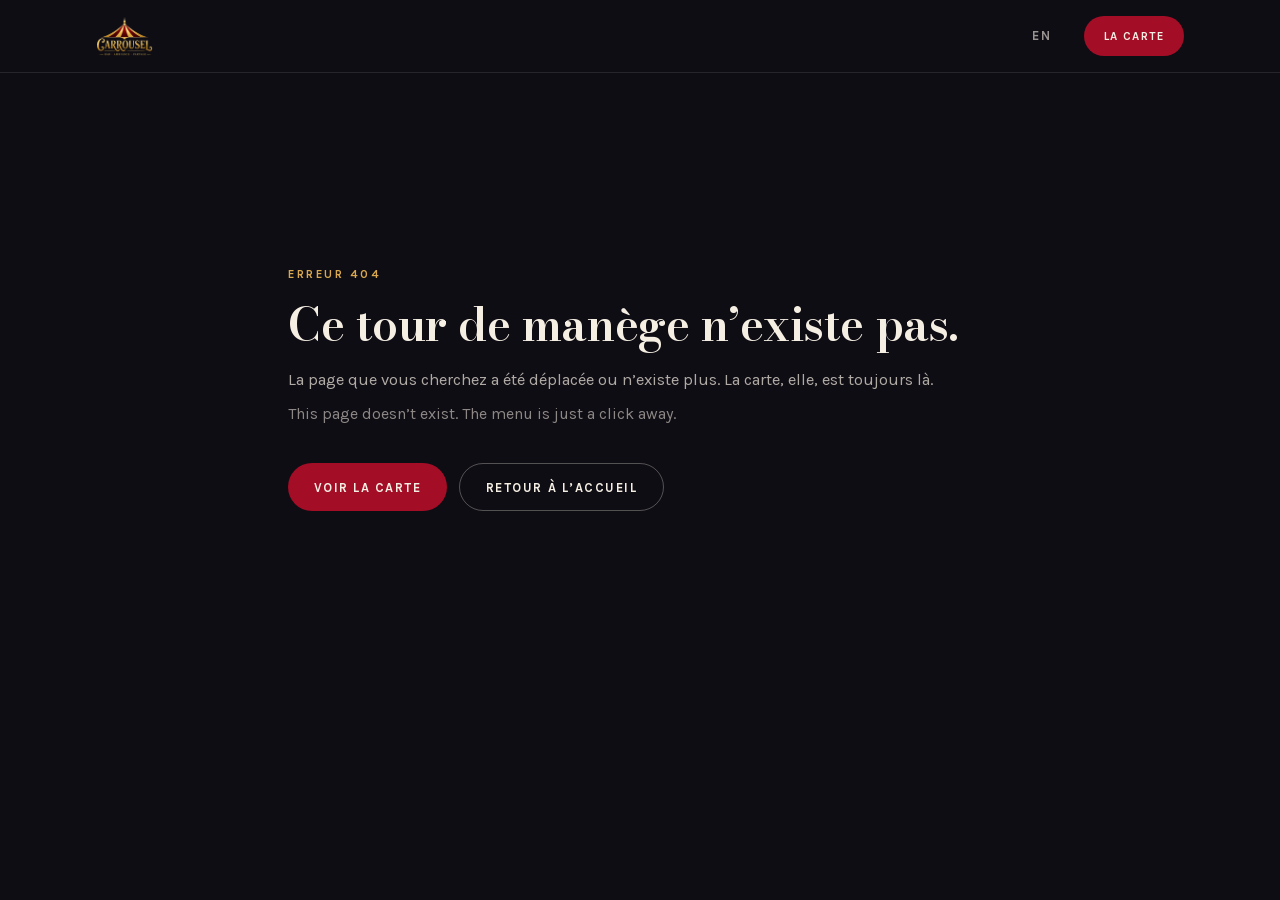
<file: 404/index.html>
<!DOCTYPE html><html lang="fr" class="bodoni_moda_bafb91ea-module__stlXZG__variable karla_78029e28-module__QQIApa__variable"><head><meta charSet="utf-8"/><meta name="viewport" content="width=device-width, initial-scale=1"/><link rel="preload" as="image" imageSrcSet="/brand/logo-240.webp 240w, /brand/logo-360.webp 360w, /brand/logo-480.webp 480w, /brand/logo-960.webp 960w" imageSizes="140px" fetchPriority="auto"/><style data-precedence="next" data-href="/_next/static/chunks/0hyv037mlk93s.css">@layer properties{@supports (((-webkit-hyphens:none)) and (not (margin-trim:inline))) or ((-moz-orient:inline) and (not (color:rgb(from red r g b)))){*,:before,:after,::backdrop{--tw-translate-x:0;--tw-translate-y:0;--tw-translate-z:0;--tw-scale-x:1;--tw-scale-y:1;--tw-scale-z:1;--tw-space-y-reverse:0;--tw-divide-y-reverse:0;--tw-border-style:solid;--tw-gradient-position:initial;--tw-gradient-from:#0000;--tw-gradient-via:#0000;--tw-gradient-to:#0000;--tw-gradient-stops:initial;--tw-gradient-via-stops:initial;--tw-gradient-from-position:0%;--tw-gradient-via-position:50%;--tw-gradient-to-position:100%;--tw-leading:initial;--tw-font-weight:initial;--tw-tracking:initial;--tw-ordinal:initial;--tw-slashed-zero:initial;--tw-numeric-figure:initial;--tw-numeric-spacing:initial;--tw-numeric-fraction:initial;--tw-shadow:0 0 #0000;--tw-shadow-color:initial;--tw-shadow-alpha:100%;--tw-inset-shadow:0 0 #0000;--tw-inset-shadow-color:initial;--tw-inset-shadow-alpha:100%;--tw-ring-color:initial;--tw-ring-shadow:0 0 #0000;--tw-inset-ring-color:initial;--tw-inset-ring-shadow:0 0 #0000;--tw-ring-inset:initial;--tw-ring-offset-width:0px;--tw-ring-offset-color:#fff;--tw-ring-offset-shadow:0 0 #0000;--tw-blur:initial;--tw-brightness:initial;--tw-contrast:initial;--tw-grayscale:initial;--tw-hue-rotate:initial;--tw-invert:initial;--tw-opacity:initial;--tw-saturate:initial;--tw-sepia:initial;--tw-drop-shadow:initial;--tw-drop-shadow-color:initial;--tw-drop-shadow-alpha:100%;--tw-drop-shadow-size:initial;--tw-backdrop-blur:initial;--tw-backdrop-brightness:initial;--tw-backdrop-contrast:initial;--tw-backdrop-grayscale:initial;--tw-backdrop-hue-rotate:initial;--tw-backdrop-invert:initial;--tw-backdrop-opacity:initial;--tw-backdrop-saturate:initial;--tw-backdrop-sepia:initial;--tw-duration:initial;--tw-ease:initial}}}@layer theme{:root,:host{--font-sans:-apple-system, BlinkMacSystemFont, "Segoe UI", Roboto, "Helvetica Neue", "Noto Sans", Arial, sans-serif, "Apple Color Emoji", "Segoe UI Emoji", "Segoe UI Symbol", "Noto Color Emoji";--font-mono:ui-monospace, SFMono-Regular, Menlo, Monaco, Consolas, "Liberation Mono", "Courier New", monospace;--color-emerald-400:#00d294;--color-white:#fff;--spacing:.25rem;--container-sm:24rem;--container-md:28rem;--container-lg:32rem;--container-xl:36rem;--container-2xl:42rem;--container-3xl:48rem;--container-4xl:56rem;--container-5xl:64rem;--container-6xl:72rem;--text-xs:.75rem;--text-xs--line-height:calc(1 / .75);--text-sm:.875rem;--text-sm--line-height:calc(1.25 / .875);--text-base:1rem;--text-base--line-height:calc(1.5 / 1);--text-lg:1.125rem;--text-lg--line-height:calc(1.75 / 1.125);--text-2xl:1.5rem;--text-2xl--line-height:calc(2 / 1.5);--font-weight-normal:400;--font-weight-semibold:600;--font-weight-bold:700;--leading-tight:1.25;--leading-snug:1.375;--leading-relaxed:1.625;--radius-lg:.5rem;--radius-xl:.75rem;--radius-2xl:1rem;--animate-ping:ping 1s cubic-bezier(0, 0, .2, 1) infinite;--blur-md:12px;--default-transition-duration:.15s;--default-transition-timing-function:cubic-bezier(.4, 0, .2, 1);--default-font-family:var(--font-sans);--default-mono-font-family:var(--font-mono);--color-nuit:#0f0d14;--color-nuit-2:#17141d;--color-velours:#1f1a27;--color-or:#d9a84e;--color-or-clair:#edc97e;--color-rouge:#c8102e;--color-rouge-2:#a30d26;--color-creme:#f5eee3;--font-display:var(--ff-display), "Bodoni 72", Didot, Georgia, serif;--font-body:var(--ff-body), system-ui, -apple-system, "Segoe UI", sans-serif;--text-display-xl:clamp(2.6rem, 5.4vw, 5rem);--text-display-l:clamp(2rem, 3.6vw, 3.1rem);--text-display-m:clamp(1.35rem, 2vw, 1.65rem);--text-body-l:clamp(1.03rem, 1.2vw, 1.14rem);--space-section:clamp(4.5rem, 9vw, 8rem);--space-head:clamp(2rem, 4vw, 3.25rem);--ease-ride:cubic-bezier(.22, 1, .36, 1)}@supports (color:lab(0% 0 0)){:root,:host{--color-emerald-400:lab(75.0771% -60.7313 19.4146)}}}@layer base{*,:after,:before,::backdrop{box-sizing:border-box;border:0 solid;margin:0;padding:0}::file-selector-button{box-sizing:border-box;border:0 solid;margin:0;padding:0}html,:host{-webkit-text-size-adjust:100%;tab-size:4;line-height:1.5;font-family:var(--default-font-family,-apple-system, BlinkMacSystemFont, "Segoe UI", Roboto, "Helvetica Neue", "Noto Sans", Arial, sans-serif, "Apple Color Emoji", "Segoe UI Emoji", "Segoe UI Symbol", "Noto Color Emoji");font-feature-settings:var(--default-font-feature-settings,normal);font-variation-settings:var(--default-font-variation-settings,normal);-webkit-tap-highlight-color:transparent}hr{height:0;color:inherit;border-top-width:1px}abbr:where([title]){-webkit-text-decoration:underline dotted;text-decoration:underline dotted}h1,h2,h3,h4,h5,h6{font-size:inherit;font-weight:inherit}a{color:inherit;-webkit-text-decoration:inherit;-webkit-text-decoration:inherit;-webkit-text-decoration:inherit;-webkit-text-decoration:inherit;text-decoration:inherit}b,strong{font-weight:bolder}code,kbd,samp,pre{font-family:var(--default-mono-font-family,ui-monospace, SFMono-Regular, Menlo, Monaco, Consolas, "Liberation Mono", "Courier New", monospace);font-feature-settings:var(--default-mono-font-feature-settings,normal);font-variation-settings:var(--default-mono-font-variation-settings,normal);font-size:1em}small{font-size:80%}sub,sup{vertical-align:baseline;font-size:75%;line-height:0;position:relative}sub{bottom:-.25em}sup{top:-.5em}table{text-indent:0;border-color:inherit;border-collapse:collapse}:-moz-focusring:where(:not(iframe)){outline:auto}progress{vertical-align:baseline}summary{display:list-item}ol,ul,menu{list-style:none}img,svg,video,canvas,audio,iframe,embed,object{vertical-align:middle;display:block}img,video{max-width:100%;height:auto}button,input,select,optgroup,textarea{font:inherit;font-feature-settings:inherit;font-variation-settings:inherit;letter-spacing:inherit;color:inherit;opacity:1;background-color:#0000;border-radius:0}::file-selector-button{font:inherit;font-feature-settings:inherit;font-variation-settings:inherit;letter-spacing:inherit;color:inherit;opacity:1;background-color:#0000;border-radius:0}:where(select:is([multiple],[size])) optgroup{font-weight:bolder}:where(select:is([multiple],[size])) optgroup option{padding-inline-start:20px}::file-selector-button{margin-inline-end:4px}::placeholder{opacity:1}@supports (not ((-webkit-appearance:-apple-pay-button))) or (contain-intrinsic-size:1px){::placeholder{color:currentColor}@supports (color:color-mix(in lab, red, red)){::placeholder{color:color-mix(in oklab, currentcolor 50%, transparent)}}}textarea{resize:vertical}::-webkit-search-decoration{-webkit-appearance:none}::-webkit-date-and-time-value{min-height:1lh;text-align:inherit}::-webkit-datetime-edit{display:inline-flex}::-webkit-datetime-edit-fields-wrapper{padding:0}::-webkit-datetime-edit{padding-block:0}::-webkit-datetime-edit-year-field{padding-block:0}::-webkit-datetime-edit-month-field{padding-block:0}::-webkit-datetime-edit-day-field{padding-block:0}::-webkit-datetime-edit-hour-field{padding-block:0}::-webkit-datetime-edit-minute-field{padding-block:0}::-webkit-datetime-edit-second-field{padding-block:0}::-webkit-datetime-edit-millisecond-field{padding-block:0}::-webkit-datetime-edit-meridiem-field{padding-block:0}::-webkit-calendar-picker-indicator{line-height:1}:-moz-ui-invalid{box-shadow:none}button,input:where([type=button],[type=reset],[type=submit]){appearance:button}::file-selector-button{appearance:button}::-webkit-inner-spin-button{height:auto}::-webkit-outer-spin-button{height:auto}[hidden]:where(:not([hidden=until-found])){display:none!important}html{-webkit-text-size-adjust:100%;scroll-behavior:smooth;scroll-padding-top:5rem;overflow-x:clip}body{background-color:var(--color-nuit);color:var(--color-creme);font-family:var(--font-body);-webkit-font-smoothing:antialiased;text-rendering:optimizelegibility;font-size:1rem;line-height:1.65;overflow-x:clip}h1,h2,h3,h4{font-family:var(--font-display);letter-spacing:-.01em;font-weight:600;line-height:1.08}p{text-wrap:pretty}h1,h2{text-wrap:balance}::selection{background-color:var(--color-or);color:var(--color-nuit)}:focus-visible{outline:2px solid var(--color-or);outline-offset:3px;border-radius:4px}img,video{max-width:100%;display:block}picture{display:contents}}@layer components;@layer utilities{.pointer-events-none{pointer-events:none}.visible{visibility:visible}.sr-only{clip-path:inset(50%);white-space:nowrap;border-width:0;width:1px;height:1px;margin:-1px;padding:0;position:absolute;overflow:hidden}.absolute{position:absolute}.fixed{position:fixed}.relative{position:relative}.sticky{position:sticky}.inset-0{inset:0}.inset-x-0{inset-inline:0}.top-0{top:0}.top-16{top:calc(var(--spacing) * 16)}.right-5{right:calc(var(--spacing) * 5)}.bottom-0{bottom:0}.bottom-5{bottom:calc(var(--spacing) * 5)}.bottom-24{bottom:calc(var(--spacing) * 24)}.left-1\/2{left:50%}.isolate{isolation:isolate}.-z-10{z-index:calc(10 * -1)}.-z-20{z-index:calc(20 * -1)}.z-10{z-index:10}.z-30{z-index:30}.z-40{z-index:40}.z-50{z-index:50}.col-span-1{grid-column:span 1/span 1}.col-span-2{grid-column:span 2/span 2}.row-start-2{grid-row-start:2}.mx-auto{margin-inline:auto}.mt-\(--space-head\){margin-top:var(--space-head)}.mt-0\.5{margin-top:calc(var(--spacing) * .5)}.mt-1{margin-top:var(--spacing)}.mt-1\.5{margin-top:calc(var(--spacing) * 1.5)}.mt-2{margin-top:calc(var(--spacing) * 2)}.mt-3{margin-top:calc(var(--spacing) * 3)}.mt-4{margin-top:calc(var(--spacing) * 4)}.mt-5{margin-top:calc(var(--spacing) * 5)}.mt-6{margin-top:calc(var(--spacing) * 6)}.mt-7{margin-top:calc(var(--spacing) * 7)}.mt-8{margin-top:calc(var(--spacing) * 8)}.mt-9{margin-top:calc(var(--spacing) * 9)}.mt-10{margin-top:calc(var(--spacing) * 10)}.mt-12{margin-top:calc(var(--spacing) * 12)}.mt-14{margin-top:calc(var(--spacing) * 14)}.mt-20{margin-top:calc(var(--spacing) * 20)}.-mr-2{margin-right:calc(var(--spacing) * -2)}.mb-1{margin-bottom:var(--spacing)}.mb-3{margin-bottom:calc(var(--spacing) * 3)}.mb-4{margin-bottom:calc(var(--spacing) * 4)}.mb-5{margin-bottom:calc(var(--spacing) * 5)}.mb-6{margin-bottom:calc(var(--spacing) * 6)}.mb-11{margin-bottom:calc(var(--spacing) * 11)}.mb-12{margin-bottom:calc(var(--spacing) * 12)}.ml-auto{margin-left:auto}.btn{min-height:3rem;font-family:var(--font-body);letter-spacing:.12em;text-transform:uppercase;transition:background-color .2s, color .2s, border-color .2s, transform .2s var(--ease-ride);border-radius:999px;justify-content:center;align-items:center;gap:.5rem;padding-inline:1.6rem;font-size:.8rem;font-weight:700;display:inline-flex}.block{display:block}.flex{display:flex}.grid{display:grid}.hidden{display:none}.inline{display:inline}.inline-flex{display:inline-flex}.table{display:table}.aspect-\[4\/5\]{aspect-ratio:4/5}.size-1\.5{width:calc(var(--spacing) * 1.5);height:calc(var(--spacing) * 1.5)}.size-2\.5{width:calc(var(--spacing) * 2.5);height:calc(var(--spacing) * 2.5)}.size-5{width:calc(var(--spacing) * 5);height:calc(var(--spacing) * 5)}.size-6{width:calc(var(--spacing) * 6);height:calc(var(--spacing) * 6)}.size-8{width:calc(var(--spacing) * 8);height:calc(var(--spacing) * 8)}.size-9{width:calc(var(--spacing) * 9);height:calc(var(--spacing) * 9)}.size-11{width:calc(var(--spacing) * 11);height:calc(var(--spacing) * 11)}.size-12{width:calc(var(--spacing) * 12);height:calc(var(--spacing) * 12)}.size-24{width:calc(var(--spacing) * 24);height:calc(var(--spacing) * 24)}.size-\[5\.25rem\]{width:5.25rem;height:5.25rem}.h-0\.5{height:calc(var(--spacing) * .5)}.h-5{height:calc(var(--spacing) * 5)}.h-9{height:calc(var(--spacing) * 9)}.h-10{height:calc(var(--spacing) * 10)}.h-11{height:calc(var(--spacing) * 11)}.h-12{height:calc(var(--spacing) * 12)}.h-14{height:calc(var(--spacing) * 14)}.h-16{height:calc(var(--spacing) * 16)}.h-auto{height:auto}.h-full{height:100%}.max-h-28{max-height:calc(var(--spacing) * 28)}.min-h-6{min-height:calc(var(--spacing) * 6)}.min-h-9{min-height:calc(var(--spacing) * 9)}.min-h-10{min-height:calc(var(--spacing) * 10)}.min-h-11{min-height:calc(var(--spacing) * 11)}.min-h-14{min-height:calc(var(--spacing) * 14)}.min-h-16{min-height:calc(var(--spacing) * 16)}.min-h-20{min-height:calc(var(--spacing) * 20)}.min-h-\[11\.5rem\]{min-height:11.5rem}.min-h-\[26rem\]{min-height:26rem}.min-h-\[70vh\]{min-height:70vh}.min-h-\[92svh\]{min-height:92svh}.min-h-dvh{min-height:100dvh}.w-6{width:calc(var(--spacing) * 6)}.w-12{width:calc(var(--spacing) * 12)}.w-28{width:calc(var(--spacing) * 28)}.w-36{width:calc(var(--spacing) * 36)}.w-\[82\%\]{width:82%}.w-auto{width:auto}.w-full{width:100%}.w-px{width:1px}.max-w-2xl{max-width:var(--container-2xl)}.max-w-3xl{max-width:var(--container-3xl)}.max-w-4xl{max-width:var(--container-4xl)}.max-w-5xl{max-width:var(--container-5xl)}.max-w-6xl{max-width:var(--container-6xl)}.max-w-\[27rem\]{max-width:27rem}.max-w-\[90rem\]{max-width:90rem}.max-w-lg{max-width:var(--container-lg)}.max-w-md{max-width:var(--container-md)}.max-w-prose{max-width:65ch}.max-w-sm{max-width:var(--container-sm)}.max-w-xl{max-width:var(--container-xl)}.min-w-0{min-width:0}.min-w-10{min-width:calc(var(--spacing) * 10)}.min-w-11{min-width:calc(var(--spacing) * 11)}.min-w-\[9rem\]{min-width:9rem}.flex-1{flex:1}.shrink-0{flex-shrink:0}.-translate-x-1\/2{--tw-translate-x:calc(calc(1 / 2 * 100%) * -1);translate:var(--tw-translate-x) var(--tw-translate-y)}.-translate-y-\[7px\]{--tw-translate-y:calc(7px * -1);translate:var(--tw-translate-x) var(--tw-translate-y)}.translate-y-0{--tw-translate-y:0px;translate:var(--tw-translate-x) var(--tw-translate-y)}.translate-y-3{--tw-translate-y:calc(var(--spacing) * 3);translate:var(--tw-translate-x) var(--tw-translate-y)}.translate-y-\[7px\]{--tw-translate-y:7px;translate:var(--tw-translate-x) var(--tw-translate-y)}.scale-110{--tw-scale-x:110%;--tw-scale-y:110%;--tw-scale-z:110%;scale:var(--tw-scale-x) var(--tw-scale-y)}.-rotate-45{rotate:-45deg}.rotate-45{rotate:45deg}.animate-ping{animation:var(--animate-ping)}.cursor-pointer{cursor:pointer}.scroll-mt-24{scroll-margin-top:calc(var(--spacing) * 24)}.\[scrollbar-width\:none\]{scrollbar-width:none}.list-disc{list-style-type:disc}.list-none{list-style-type:none}.columns-1{columns:1}.break-inside-avoid{break-inside:avoid}.grid-cols-2{grid-template-columns:repeat(2,minmax(0,1fr))}.grid-cols-3{grid-template-columns:repeat(3,minmax(0,1fr))}.grid-cols-\[1fr_auto\]{grid-template-columns:1fr auto}.grid-cols-\[5\.5rem_1fr\]{grid-template-columns:5.5rem 1fr}.flex-col{flex-direction:column}.flex-wrap{flex-wrap:wrap}.place-items-center{place-items:center}.items-baseline{align-items:baseline}.items-center{align-items:center}.items-end{align-items:flex-end}.items-start{align-items:flex-start}.justify-between{justify-content:space-between}.justify-center{justify-content:center}.justify-end{justify-content:flex-end}.gap-0\.5{gap:calc(var(--spacing) * .5)}.gap-1{gap:var(--spacing)}.gap-1\.5{gap:calc(var(--spacing) * 1.5)}.gap-2{gap:calc(var(--spacing) * 2)}.gap-2\.5{gap:calc(var(--spacing) * 2.5)}.gap-3{gap:calc(var(--spacing) * 3)}.gap-4{gap:calc(var(--spacing) * 4)}.gap-5{gap:calc(var(--spacing) * 5)}.gap-6{gap:calc(var(--spacing) * 6)}.gap-7{gap:calc(var(--spacing) * 7)}.gap-10{gap:calc(var(--spacing) * 10)}.gap-12{gap:calc(var(--spacing) * 12)}.gap-\[5px\]{gap:5px}:where(.space-y-0\.5>:not(:last-child)){--tw-space-y-reverse:0;margin-block-start:calc(calc(var(--spacing) * .5) * var(--tw-space-y-reverse));margin-block-end:calc(calc(var(--spacing) * .5) * calc(1 - var(--tw-space-y-reverse)))}:where(.space-y-1>:not(:last-child)){--tw-space-y-reverse:0;margin-block-start:calc(var(--spacing) * var(--tw-space-y-reverse));margin-block-end:calc(var(--spacing) * calc(1 - var(--tw-space-y-reverse)))}:where(.space-y-1\.5>:not(:last-child)){--tw-space-y-reverse:0;margin-block-start:calc(calc(var(--spacing) * 1.5) * var(--tw-space-y-reverse));margin-block-end:calc(calc(var(--spacing) * 1.5) * calc(1 - var(--tw-space-y-reverse)))}:where(.space-y-2>:not(:last-child)){--tw-space-y-reverse:0;margin-block-start:calc(calc(var(--spacing) * 2) * var(--tw-space-y-reverse));margin-block-end:calc(calc(var(--spacing) * 2) * calc(1 - var(--tw-space-y-reverse)))}:where(.space-y-3>:not(:last-child)){--tw-space-y-reverse:0;margin-block-start:calc(calc(var(--spacing) * 3) * var(--tw-space-y-reverse));margin-block-end:calc(calc(var(--spacing) * 3) * calc(1 - var(--tw-space-y-reverse)))}:where(.space-y-4>:not(:last-child)){--tw-space-y-reverse:0;margin-block-start:calc(calc(var(--spacing) * 4) * var(--tw-space-y-reverse));margin-block-end:calc(calc(var(--spacing) * 4) * calc(1 - var(--tw-space-y-reverse)))}:where(.space-y-6>:not(:last-child)){--tw-space-y-reverse:0;margin-block-start:calc(calc(var(--spacing) * 6) * var(--tw-space-y-reverse));margin-block-end:calc(calc(var(--spacing) * 6) * calc(1 - var(--tw-space-y-reverse)))}.gap-x-3{column-gap:calc(var(--spacing) * 3)}.gap-x-4{column-gap:calc(var(--spacing) * 4)}.gap-x-5{column-gap:calc(var(--spacing) * 5)}.gap-x-6{column-gap:calc(var(--spacing) * 6)}.gap-y-1{row-gap:var(--spacing)}.gap-y-4{row-gap:calc(var(--spacing) * 4)}.gap-y-7{row-gap:calc(var(--spacing) * 7)}.gap-y-8{row-gap:calc(var(--spacing) * 8)}:where(.divide-y>:not(:last-child)){--tw-divide-y-reverse:0;border-bottom-style:var(--tw-border-style);border-top-style:var(--tw-border-style);border-top-width:calc(1px * var(--tw-divide-y-reverse));border-bottom-width:calc(1px * calc(1 - var(--tw-divide-y-reverse)))}:where(.divide-\[\#efe3d5\]>:not(:last-child)){border-color:#efe3d5}:where(.divide-creme\/10>:not(:last-child)){border-color:#f5eee31a}@supports (color:color-mix(in lab, red, red)){:where(.divide-creme\/10>:not(:last-child)){border-color:color-mix(in oklab, var(--color-creme) 10%, transparent)}}:where(.divide-creme\/12>:not(:last-child)){border-color:#f5eee31f}@supports (color:color-mix(in lab, red, red)){:where(.divide-creme\/12>:not(:last-child)){border-color:color-mix(in oklab, var(--color-creme) 12%, transparent)}}.self-start{align-self:flex-start}.overflow-hidden{overflow:hidden}.overflow-x-auto{overflow-x:auto}.overflow-y-auto{overflow-y:auto}.rounded{border-radius:.25rem}.rounded-2xl{border-radius:var(--radius-2xl)}.rounded-\[1\.1rem\]{border-radius:1.1rem}.rounded-\[1\.5rem\]{border-radius:1.5rem}.rounded-\[1\.25rem\]{border-radius:1.25rem}.rounded-full{border-radius:3.40282e38px}.rounded-lg{border-radius:var(--radius-lg)}.rounded-xl{border-radius:var(--radius-xl)}.border{border-style:var(--tw-border-style);border-width:1px}.border-y{border-block-style:var(--tw-border-style);border-block-width:1px}.border-t{border-top-style:var(--tw-border-style);border-top-width:1px}.border-b{border-bottom-style:var(--tw-border-style);border-bottom-width:1px}.border-\[\#d8c3b0\]{border-color:#d8c3b0}.border-\[\#e5b3b3\]{border-color:#e5b3b3}.border-\[\#e6d6c4\]{border-color:#e6d6c4}.border-\[\#efe3d5\]{border-color:#efe3d5}.border-\[\#f5eee3\]\/40{border-color:#f5eee366;border-color:lab(94.4258% 1.05104 6.22194/.4)}.border-creme{border-color:var(--color-creme)}.border-creme\/10{border-color:#f5eee31a}@supports (color:color-mix(in lab, red, red)){.border-creme\/10{border-color:color-mix(in oklab, var(--color-creme) 10%, transparent)}}.border-creme\/12{border-color:#f5eee31f}@supports (color:color-mix(in lab, red, red)){.border-creme\/12{border-color:color-mix(in oklab, var(--color-creme) 12%, transparent)}}.border-creme\/15{border-color:#f5eee326}@supports (color:color-mix(in lab, red, red)){.border-creme\/15{border-color:color-mix(in oklab, var(--color-creme) 15%, transparent)}}.border-creme\/20{border-color:#f5eee333}@supports (color:color-mix(in lab, red, red)){.border-creme\/20{border-color:color-mix(in oklab, var(--color-creme) 20%, transparent)}}.border-creme\/25{border-color:#f5eee340}@supports (color:color-mix(in lab, red, red)){.border-creme\/25{border-color:color-mix(in oklab, var(--color-creme) 25%, transparent)}}.border-creme\/30{border-color:#f5eee34d}@supports (color:color-mix(in lab, red, red)){.border-creme\/30{border-color:color-mix(in oklab, var(--color-creme) 30%, transparent)}}.border-creme\/35{border-color:#f5eee359}@supports (color:color-mix(in lab, red, red)){.border-creme\/35{border-color:color-mix(in oklab, var(--color-creme) 35%, transparent)}}.border-current\/30{border-color:currentColor}@supports (color:color-mix(in lab, red, red)){.border-current\/30{border-color:color-mix(in oklab, currentcolor 30%, transparent)}}.border-or-clair\/30{border-color:#edc97e4d}@supports (color:color-mix(in lab, red, red)){.border-or-clair\/30{border-color:color-mix(in oklab, var(--color-or-clair) 30%, transparent)}}.border-or-clair\/45{border-color:#edc97e73}@supports (color:color-mix(in lab, red, red)){.border-or-clair\/45{border-color:color-mix(in oklab, var(--color-or-clair) 45%, transparent)}}.border-or\/30{border-color:#d9a84e4d}@supports (color:color-mix(in lab, red, red)){.border-or\/30{border-color:color-mix(in oklab, var(--color-or) 30%, transparent)}}.border-or\/40{border-color:#d9a84e66}@supports (color:color-mix(in lab, red, red)){.border-or\/40{border-color:color-mix(in oklab, var(--color-or) 40%, transparent)}}.border-transparent{border-color:#0000}.\!bg-\[\#f6efe4\]{background-color:#f6efe4!important}.bg-\[\#1f7a4a\]{background-color:#1f7a4a}.bg-\[\#4f0a13\]{background-color:#4f0a13}.bg-\[\#5c0c16\]{background-color:#5c0c16}.bg-\[\#5c0c16\]\/40{background-color:#5c0c1666;background-color:lab(18.7716% 35.6118 18.0702/.4)}.bg-\[\#5c0c16\]\/55{background-color:#5c0c168c;background-color:lab(18.7716% 35.6118 18.0702/.55)}.bg-\[\#5c0c16\]\/60{background-color:#5c0c1699;background-color:lab(18.7716% 35.6118 18.0702/.6)}.bg-\[\#5c0c16\]\/75{background-color:#5c0c16bf;background-color:lab(18.7716% 35.6118 18.0702/.75)}.bg-\[\#5c0c16\]\/95{background-color:#5c0c16f2;background-color:lab(18.7716% 35.6118 18.0702/.95)}.bg-\[\#7c111d\]{background-color:#7c111d}.bg-\[\#63101a\]\/92{background-color:#63101aeb;background-color:lab(20.8666% 36.8631 18.2173/.92)}.bg-\[\#a3121f\]{background-color:#a3121f}.bg-\[\#eee3d6\]{background-color:#eee3d6}.bg-\[\#f3e2cf\]{background-color:#f3e2cf}.bg-\[\#f3e9dd\]{background-color:#f3e9dd}.bg-\[\#f5eee3\]{background-color:#f5eee3}.bg-\[\#faf5ee\]{background-color:#faf5ee}.bg-\[\#fbe0e0\]{background-color:#fbe0e0}.bg-\[\#fdebc8\]{background-color:#fdebc8}.bg-creme{background-color:var(--color-creme)}.bg-creme\/15{background-color:#f5eee326}@supports (color:color-mix(in lab, red, red)){.bg-creme\/15{background-color:color-mix(in oklab, var(--color-creme) 15%, transparent)}}.bg-creme\/45{background-color:#f5eee373}@supports (color:color-mix(in lab, red, red)){.bg-creme\/45{background-color:color-mix(in oklab, var(--color-creme) 45%, transparent)}}.bg-current\/15{background-color:currentColor}@supports (color:color-mix(in lab, red, red)){.bg-current\/15{background-color:color-mix(in oklab, currentcolor 15%, transparent)}}.bg-emerald-400{background-color:var(--color-emerald-400)}.bg-emerald-400\/60{background-color:#00d29499}@supports (color:color-mix(in lab, red, red)){.bg-emerald-400\/60{background-color:color-mix(in oklab, var(--color-emerald-400) 60%, transparent)}}.bg-nuit{background-color:var(--color-nuit)}.bg-nuit-2{background-color:var(--color-nuit-2)}.bg-nuit\/90{background-color:#0f0d14e6}@supports (color:color-mix(in lab, red, red)){.bg-nuit\/90{background-color:color-mix(in oklab, var(--color-nuit) 90%, transparent)}}.bg-or{background-color:var(--color-or)}.bg-or\/10{background-color:#d9a84e1a}@supports (color:color-mix(in lab, red, red)){.bg-or\/10{background-color:color-mix(in oklab, var(--color-or) 10%, transparent)}}.bg-rouge-2{background-color:var(--color-rouge-2)}.bg-rouge\/15{background-color:#c8102e26}@supports (color:color-mix(in lab, red, red)){.bg-rouge\/15{background-color:color-mix(in oklab, var(--color-rouge) 15%, transparent)}}.bg-velours{background-color:var(--color-velours)}.bg-white{background-color:var(--color-white)}.bg-white\/60{background-color:#fff9}@supports (color:color-mix(in lab, red, red)){.bg-white\/60{background-color:color-mix(in oklab, var(--color-white) 60%, transparent)}}.bg-white\/95{background-color:#fffffff2}@supports (color:color-mix(in lab, red, red)){.bg-white\/95{background-color:color-mix(in oklab, var(--color-white) 95%, transparent)}}.bg-gradient-to-b{--tw-gradient-position:to bottom in oklab;background-image:linear-gradient(var(--tw-gradient-stops))}.bg-\[linear-gradient\(to_bottom\,rgba\(52\,5\,11\,0\.82\)\,rgba\(52\,5\,11\,0\.45\)_60\%\,transparent\)\]{background-image:linear-gradient(#34050bd1,#34050b73 60%,#0000)}.bg-\[linear-gradient\(to_top\,rgba\(15\,13\,20\,0\.96\)_15\%\,rgba\(15\,13\,20\,0\.55\)_60\%\,rgba\(15\,13\,20\,0\.25\)\)\]{background-image:linear-gradient(#0f0d1440,#0f0d148c 40%,#0f0d14f5 85%)}.bg-\[linear-gradient\(to_top\,rgba\(15\,13\,20\,0\.98\)_0\%\,rgba\(15\,13\,20\,0\.9\)_45\%\,rgba\(15\,13\,20\,0\.62\)_75\%\,rgba\(15\,13\,20\,0\.55\)_100\%\)\]{background-image:linear-gradient(#0f0d148c 0%,#0f0d149e 25%,#0f0d14e6 55%,#0f0d14fa 100%)}.bg-\[radial-gradient\(420px_260px_at_15\%_50\%\,rgba\(217\,168\,78\,0\.14\)\,transparent_70\%\)\]{background-image:radial-gradient(420px 260px at 15%,#d9a84e24,#0000 70%)}.from-nuit\/70{--tw-gradient-from:#0f0d14b3}@supports (color:color-mix(in lab, red, red)){.from-nuit\/70{--tw-gradient-from:color-mix(in oklab, var(--color-nuit) 70%, transparent)}}.from-nuit\/70{--tw-gradient-stops:var(--tw-gradient-via-stops,var(--tw-gradient-position), var(--tw-gradient-from) var(--tw-gradient-from-position), var(--tw-gradient-to) var(--tw-gradient-to-position))}.to-transparent{--tw-gradient-to:transparent;--tw-gradient-stops:var(--tw-gradient-via-stops,var(--tw-gradient-position), var(--tw-gradient-from) var(--tw-gradient-from-position), var(--tw-gradient-to) var(--tw-gradient-to-position))}.\[mask-image\:linear-gradient\(to_right\,\#000_88\%\,transparent\)\]{-webkit-mask-image:linear-gradient(90deg,#000 88%,#0000);mask-image:linear-gradient(90deg,#000 88%,#0000)}.object-cover{object-fit:cover}.object-\[65\%_center\]{object-position:65% center}.object-\[center_58\%\]{object-position:center 58%}.object-top{object-position:top}.p-0\.5{padding:calc(var(--spacing) * .5)}.p-1{padding:var(--spacing)}.p-3{padding:calc(var(--spacing) * 3)}.p-4{padding:calc(var(--spacing) * 4)}.p-6{padding:calc(var(--spacing) * 6)}.p-7{padding:calc(var(--spacing) * 7)}.px-2{padding-inline:calc(var(--spacing) * 2)}.px-3{padding-inline:calc(var(--spacing) * 3)}.px-4{padding-inline:calc(var(--spacing) * 4)}.px-5{padding-inline:calc(var(--spacing) * 5)}.py-0\.5{padding-block:calc(var(--spacing) * .5)}.py-1{padding-block:var(--spacing)}.py-2{padding-block:calc(var(--spacing) * 2)}.py-3{padding-block:calc(var(--spacing) * 3)}.py-3\.5{padding-block:calc(var(--spacing) * 3.5)}.py-4{padding-block:calc(var(--spacing) * 4)}.py-5{padding-block:calc(var(--spacing) * 5)}.py-6{padding-block:calc(var(--spacing) * 6)}.py-10{padding-block:calc(var(--spacing) * 10)}.py-20{padding-block:calc(var(--spacing) * 20)}.section-y{padding-block:var(--space-section)}.pt-3{padding-top:calc(var(--spacing) * 3)}.pt-4{padding-top:calc(var(--spacing) * 4)}.pt-5{padding-top:calc(var(--spacing) * 5)}.pt-6{padding-top:calc(var(--spacing) * 6)}.pt-8{padding-top:calc(var(--spacing) * 8)}.pt-10{padding-top:calc(var(--spacing) * 10)}.pt-12{padding-top:calc(var(--spacing) * 12)}.pt-14{padding-top:calc(var(--spacing) * 14)}.pt-16{padding-top:calc(var(--spacing) * 16)}.pt-28{padding-top:calc(var(--spacing) * 28)}.pr-2{padding-right:calc(var(--spacing) * 2)}.pr-12{padding-right:calc(var(--spacing) * 12)}.pb-0\.5{padding-bottom:calc(var(--spacing) * .5)}.pb-1{padding-bottom:var(--spacing)}.pb-2{padding-bottom:calc(var(--spacing) * 2)}.pb-2\.5{padding-bottom:calc(var(--spacing) * 2.5)}.pb-4{padding-bottom:calc(var(--spacing) * 4)}.pb-6{padding-bottom:calc(var(--spacing) * 6)}.pb-10{padding-bottom:calc(var(--spacing) * 10)}.pb-12{padding-bottom:calc(var(--spacing) * 12)}.pb-16{padding-bottom:calc(var(--spacing) * 16)}.pb-24{padding-bottom:calc(var(--spacing) * 24)}.pb-40{padding-bottom:calc(var(--spacing) * 40)}.pl-5{padding-left:calc(var(--spacing) * 5)}.text-center{text-align:center}.text-left{text-align:left}.text-right{text-align:right}.kicker{font-family:var(--font-body);letter-spacing:.22em;text-transform:uppercase;font-size:.72rem;font-weight:700}.ticket-num{font-family:var(--font-body);font-variant-numeric:tabular-nums lining-nums;letter-spacing:.01em}.font-display{font-family:var(--font-display)}.text-2xl{font-size:var(--text-2xl);line-height:var(--tw-leading,var(--text-2xl--line-height))}.text-lg{font-size:var(--text-lg);line-height:var(--tw-leading,var(--text-lg--line-height))}.text-sm{font-size:var(--text-sm);line-height:var(--tw-leading,var(--text-sm--line-height))}.text-xs{font-size:var(--text-xs);line-height:var(--tw-leading,var(--text-xs--line-height))}.text-\[0\.6rem\]{font-size:.6rem}.text-\[0\.8rem\]{font-size:.8rem}.text-\[0\.9rem\]{font-size:.9rem}.text-\[0\.72rem\]{font-size:.72rem}.text-\[0\.75rem\]{font-size:.75rem}.text-\[0\.78rem\]{font-size:.78rem}.text-\[0\.82rem\]{font-size:.82rem}.text-\[0\.85rem\]{font-size:.85rem}.text-\[0\.88rem\]{font-size:.88rem}.text-\[0\.92rem\]{font-size:.92rem}.text-\[0\.95rem\]{font-size:.95rem}.text-\[0\.98rem\]{font-size:.98rem}.text-\[1\.1rem\]{font-size:1.1rem}.text-\[1\.02rem\]{font-size:1.02rem}.text-\[1\.2rem\]{font-size:1.2rem}.text-\[1\.3rem\]{font-size:1.3rem}.text-\[1\.05rem\]{font-size:1.05rem}.text-\[1\.6rem\]{font-size:1.6rem}.text-\[1\.7rem\]{font-size:1.7rem}.text-\[1\.8rem\]{font-size:1.8rem}.text-\[1\.12rem\]{font-size:1.12rem}.text-\[1\.15rem\]{font-size:1.15rem}.text-\[1\.25rem\]{font-size:1.25rem}.text-\[1\.28rem\]{font-size:1.28rem}.text-\[1\.35rem\]{font-size:1.35rem}.text-\[1\.55rem\]{font-size:1.55rem}.text-\[1rem\]{font-size:1rem}.text-\[16px\]{font-size:16px}.text-\[clamp\(1\.6rem\,3vw\,2\.3rem\)\]{font-size:clamp(1.6rem,3vw,2.3rem)}.text-\[clamp\(2\.2rem\,6vw\,3\.2rem\)\]{font-size:clamp(2.2rem,6vw,3.2rem)}.text-\[clamp\(3\.2rem\,11vw\,5\.6rem\)\]{font-size:clamp(3.2rem,11vw,5.6rem)}.text-body-l{font-size:var(--text-body-l)}.text-display-l{font-size:var(--text-display-l)}.text-display-m{font-size:var(--text-display-m)}.text-display-xl{font-size:var(--text-display-xl)}.leading-\[1\.12\]{--tw-leading:1.12;line-height:1.12}.leading-none{--tw-leading:1;line-height:1}.leading-relaxed{--tw-leading:var(--leading-relaxed);line-height:var(--leading-relaxed)}.leading-snug{--tw-leading:var(--leading-snug);line-height:var(--leading-snug)}.leading-tight{--tw-leading:var(--leading-tight);line-height:var(--leading-tight)}.font-bold{--tw-font-weight:var(--font-weight-bold);font-weight:var(--font-weight-bold)}.font-normal{--tw-font-weight:var(--font-weight-normal);font-weight:var(--font-weight-normal)}.font-semibold{--tw-font-weight:var(--font-weight-semibold);font-weight:var(--font-weight-semibold)}.tracking-\[0\.04em\]{--tw-tracking:.04em;letter-spacing:.04em}.tracking-\[0\.06em\]{--tw-tracking:.06em;letter-spacing:.06em}.tracking-\[0\.08em\]{--tw-tracking:.08em;letter-spacing:.08em}.tracking-\[0\.14em\]{--tw-tracking:.14em;letter-spacing:.14em}.\!text-\[\#2a0a12\]{color:#2a0a12!important}.text-\[\#2a0a12\]{color:#2a0a12}.text-\[\#4a3036\]{color:#4a3036}.text-\[\#5b1a24\]{color:#5b1a24}.text-\[\#5b4a45\]{color:#5b4a45}.text-\[\#6b4a4f\]{color:#6b4a4f}.text-\[\#7a4a00\]{color:#7a4a00}.text-\[\#7c111d\]{color:#7c111d}.text-\[\#8a7a70\]{color:#8a7a70}.text-\[\#8a1320\]{color:#8a1320}.text-\[\#a3121f\]{color:#a3121f}.text-\[\#f5eee3\]{color:#f5eee3}.text-\[\#f5eee3\]\/75{color:#f5eee3bf;color:lab(94.4258% 1.05104 6.22194/.75)}.text-\[\#f5eee3\]\/85{color:#f5eee3d9;color:lab(94.4258% 1.05104 6.22194/.85)}.text-\[var\(--carte-bg\)\]{color:var(--carte-bg)}.text-creme{color:var(--color-creme)}.text-creme\/30{color:#f5eee34d}@supports (color:color-mix(in lab, red, red)){.text-creme\/30{color:color-mix(in oklab, var(--color-creme) 30%, transparent)}}.text-creme\/35{color:#f5eee359}@supports (color:color-mix(in lab, red, red)){.text-creme\/35{color:color-mix(in oklab, var(--color-creme) 35%, transparent)}}.text-creme\/50{color:#f5eee380}@supports (color:color-mix(in lab, red, red)){.text-creme\/50{color:color-mix(in oklab, var(--color-creme) 50%, transparent)}}.text-creme\/55{color:#f5eee38c}@supports (color:color-mix(in lab, red, red)){.text-creme\/55{color:color-mix(in oklab, var(--color-creme) 55%, transparent)}}.text-creme\/60{color:#f5eee399}@supports (color:color-mix(in lab, red, red)){.text-creme\/60{color:color-mix(in oklab, var(--color-creme) 60%, transparent)}}.text-creme\/65{color:#f5eee3a6}@supports (color:color-mix(in lab, red, red)){.text-creme\/65{color:color-mix(in oklab, var(--color-creme) 65%, transparent)}}.text-creme\/70{color:#f5eee3b3}@supports (color:color-mix(in lab, red, red)){.text-creme\/70{color:color-mix(in oklab, var(--color-creme) 70%, transparent)}}.text-creme\/75{color:#f5eee3bf}@supports (color:color-mix(in lab, red, red)){.text-creme\/75{color:color-mix(in oklab, var(--color-creme) 75%, transparent)}}.text-creme\/80{color:#f5eee3cc}@supports (color:color-mix(in lab, red, red)){.text-creme\/80{color:color-mix(in oklab, var(--color-creme) 80%, transparent)}}.text-creme\/85{color:#f5eee3d9}@supports (color:color-mix(in lab, red, red)){.text-creme\/85{color:color-mix(in oklab, var(--color-creme) 85%, transparent)}}.text-creme\/90{color:#f5eee3e6}@supports (color:color-mix(in lab, red, red)){.text-creme\/90{color:color-mix(in oklab, var(--color-creme) 90%, transparent)}}.text-or{color:var(--color-or)}.text-or-clair{color:var(--color-or-clair)}.text-white{color:var(--color-white)}.uppercase{text-transform:uppercase}.italic{font-style:italic}.not-italic{font-style:normal}.tabular-nums{--tw-numeric-spacing:tabular-nums;font-variant-numeric:var(--tw-ordinal,) var(--tw-slashed-zero,) var(--tw-numeric-figure,) var(--tw-numeric-spacing,) var(--tw-numeric-fraction,)}.underline{text-decoration-line:underline}.decoration-creme\/30{text-decoration-color:#f5eee34d}@supports (color:color-mix(in lab, red, red)){.decoration-creme\/30{-webkit-text-decoration-color:color-mix(in oklab, var(--color-creme) 30%, transparent);-webkit-text-decoration-color:color-mix(in oklab, var(--color-creme) 30%, transparent);-webkit-text-decoration-color:color-mix(in oklab, var(--color-creme) 30%, transparent);text-decoration-color:color-mix(in oklab, var(--color-creme) 30%, transparent)}}.underline-offset-4{text-underline-offset:4px}.\[color-scheme\:dark\]{--lightningcss-light: ;--lightningcss-dark:initial;color-scheme:dark}.opacity-0{opacity:0}.opacity-70{opacity:.7}.opacity-100{opacity:1}.shadow-\[0_-8px_24px_rgba\(60\,20\,20\,0\.12\)\]{--tw-shadow:0 -8px 24px var(--tw-shadow-color,#3c14141f);box-shadow:var(--tw-inset-shadow), var(--tw-inset-ring-shadow), var(--tw-ring-offset-shadow), var(--tw-ring-shadow), var(--tw-shadow)}.shadow-\[0_1px_3px_rgba\(60\,20\,20\,0\.06\)\]{--tw-shadow:0 1px 3px var(--tw-shadow-color,#3c14140f);box-shadow:var(--tw-inset-shadow), var(--tw-inset-ring-shadow), var(--tw-ring-offset-shadow), var(--tw-ring-shadow), var(--tw-shadow)}.shadow-\[0_8px_24px_rgba\(0\,0\,0\,0\.5\)\]{--tw-shadow:0 8px 24px var(--tw-shadow-color,#00000080);box-shadow:var(--tw-inset-shadow), var(--tw-inset-ring-shadow), var(--tw-ring-offset-shadow), var(--tw-ring-shadow), var(--tw-shadow)}.shadow-\[0_10px_24px_-14px_rgba\(0\,0\,0\,0\.6\)\]{--tw-shadow:0 10px 24px -14px var(--tw-shadow-color,#0009);box-shadow:var(--tw-inset-shadow), var(--tw-inset-ring-shadow), var(--tw-ring-offset-shadow), var(--tw-ring-shadow), var(--tw-shadow)}.shadow-\[0_18px_36px_-16px_rgba\(0\,0\,0\,0\.65\)\]{--tw-shadow:0 18px 36px -16px var(--tw-shadow-color,#000000a6);box-shadow:var(--tw-inset-shadow), var(--tw-inset-ring-shadow), var(--tw-ring-offset-shadow), var(--tw-ring-shadow), var(--tw-shadow)}.shadow-\[0_18px_40px_-18px_rgba\(0\,0\,0\,0\.6\)\]{--tw-shadow:0 18px 40px -18px var(--tw-shadow-color,#0009);box-shadow:var(--tw-inset-shadow), var(--tw-inset-ring-shadow), var(--tw-ring-offset-shadow), var(--tw-ring-shadow), var(--tw-shadow)}.shadow-lg{--tw-shadow:0 10px 15px -3px var(--tw-shadow-color,#0000001a), 0 4px 6px -4px var(--tw-shadow-color,#0000001a);box-shadow:var(--tw-inset-shadow), var(--tw-inset-ring-shadow), var(--tw-ring-offset-shadow), var(--tw-ring-shadow), var(--tw-shadow)}.shadow-md{--tw-shadow:0 4px 6px -1px var(--tw-shadow-color,#0000001a), 0 2px 4px -2px var(--tw-shadow-color,#0000001a);box-shadow:var(--tw-inset-shadow), var(--tw-inset-ring-shadow), var(--tw-ring-offset-shadow), var(--tw-ring-shadow), var(--tw-shadow)}.ring-1{--tw-ring-shadow:var(--tw-ring-inset,) 0 0 0 calc(1px + var(--tw-ring-offset-width)) var(--tw-ring-color,currentcolor);box-shadow:var(--tw-inset-shadow), var(--tw-inset-ring-shadow), var(--tw-ring-offset-shadow), var(--tw-ring-shadow), var(--tw-shadow)}.ring-2{--tw-ring-shadow:var(--tw-ring-inset,) 0 0 0 calc(2px + var(--tw-ring-offset-width)) var(--tw-ring-color,currentcolor);box-shadow:var(--tw-inset-shadow), var(--tw-inset-ring-shadow), var(--tw-ring-offset-shadow), var(--tw-ring-shadow), var(--tw-shadow)}.ring-or-clair\/35{--tw-ring-color:#edc97e59}@supports (color:color-mix(in lab, red, red)){.ring-or-clair\/35{--tw-ring-color:color-mix(in oklab, var(--color-or-clair) 35%, transparent)}}.ring-or-clair\/55{--tw-ring-color:#edc97e8c}@supports (color:color-mix(in lab, red, red)){.ring-or-clair\/55{--tw-ring-color:color-mix(in oklab, var(--color-or-clair) 55%, transparent)}}.ring-offset-2{--tw-ring-offset-width:2px;--tw-ring-offset-shadow:var(--tw-ring-inset,) 0 0 0 var(--tw-ring-offset-width) var(--tw-ring-offset-color)}.ring-offset-\[var\(--carte-bg\)\]{--tw-ring-offset-color:var(--carte-bg)}.drop-shadow-\[0_2px_6px_rgba\(0\,0\,0\,0\.75\)\]{--tw-drop-shadow-size:drop-shadow(0 2px 6px var(--tw-drop-shadow-color,#000000bf));--tw-drop-shadow:var(--tw-drop-shadow-size);filter:var(--tw-blur,) var(--tw-brightness,) var(--tw-contrast,) var(--tw-grayscale,) var(--tw-hue-rotate,) var(--tw-invert,) var(--tw-saturate,) var(--tw-sepia,) var(--tw-drop-shadow,)}.drop-shadow-\[0_6px_14px_rgba\(0\,0\,0\,0\.25\)\]{--tw-drop-shadow-size:drop-shadow(0 6px 14px var(--tw-drop-shadow-color,#00000040));--tw-drop-shadow:var(--tw-drop-shadow-size);filter:var(--tw-blur,) var(--tw-brightness,) var(--tw-contrast,) var(--tw-grayscale,) var(--tw-hue-rotate,) var(--tw-invert,) var(--tw-saturate,) var(--tw-sepia,) var(--tw-drop-shadow,)}.drop-shadow-\[0_10px_18px_rgba\(0\,0\,0\,0\.35\)\]{--tw-drop-shadow-size:drop-shadow(0 10px 18px var(--tw-drop-shadow-color,#00000059));--tw-drop-shadow:var(--tw-drop-shadow-size);filter:var(--tw-blur,) var(--tw-brightness,) var(--tw-contrast,) var(--tw-grayscale,) var(--tw-hue-rotate,) var(--tw-invert,) var(--tw-saturate,) var(--tw-sepia,) var(--tw-drop-shadow,)}.backdrop-blur{--tw-backdrop-blur:blur(8px);-webkit-backdrop-filter:var(--tw-backdrop-blur,) var(--tw-backdrop-brightness,) var(--tw-backdrop-contrast,) var(--tw-backdrop-grayscale,) var(--tw-backdrop-hue-rotate,) var(--tw-backdrop-invert,) var(--tw-backdrop-opacity,) var(--tw-backdrop-saturate,) var(--tw-backdrop-sepia,);backdrop-filter:var(--tw-backdrop-blur,) var(--tw-backdrop-brightness,) var(--tw-backdrop-contrast,) var(--tw-backdrop-grayscale,) var(--tw-backdrop-hue-rotate,) var(--tw-backdrop-invert,) var(--tw-backdrop-opacity,) var(--tw-backdrop-saturate,) var(--tw-backdrop-sepia,)}.backdrop-blur-md{--tw-backdrop-blur:blur(var(--blur-md));-webkit-backdrop-filter:var(--tw-backdrop-blur,) var(--tw-backdrop-brightness,) var(--tw-backdrop-contrast,) var(--tw-backdrop-grayscale,) var(--tw-backdrop-hue-rotate,) var(--tw-backdrop-invert,) var(--tw-backdrop-opacity,) var(--tw-backdrop-saturate,) var(--tw-backdrop-sepia,);backdrop-filter:var(--tw-backdrop-blur,) var(--tw-backdrop-brightness,) var(--tw-backdrop-contrast,) var(--tw-backdrop-grayscale,) var(--tw-backdrop-hue-rotate,) var(--tw-backdrop-invert,) var(--tw-backdrop-opacity,) var(--tw-backdrop-saturate,) var(--tw-backdrop-sepia,)}.backdrop-filter{-webkit-backdrop-filter:var(--tw-backdrop-blur,) var(--tw-backdrop-brightness,) var(--tw-backdrop-contrast,) var(--tw-backdrop-grayscale,) var(--tw-backdrop-hue-rotate,) var(--tw-backdrop-invert,) var(--tw-backdrop-opacity,) var(--tw-backdrop-saturate,) var(--tw-backdrop-sepia,);backdrop-filter:var(--tw-backdrop-blur,) var(--tw-backdrop-brightness,) var(--tw-backdrop-contrast,) var(--tw-backdrop-grayscale,) var(--tw-backdrop-hue-rotate,) var(--tw-backdrop-invert,) var(--tw-backdrop-opacity,) var(--tw-backdrop-saturate,) var(--tw-backdrop-sepia,)}.transition-\[background-color\,border-color\]{transition-property:background-color,border-color;transition-timing-function:var(--tw-ease,var(--default-transition-timing-function));transition-duration:var(--tw-duration,var(--default-transition-duration))}.transition-all{transition-property:all;transition-timing-function:var(--tw-ease,var(--default-transition-timing-function));transition-duration:var(--tw-duration,var(--default-transition-duration))}.transition-colors{transition-property:color,background-color,border-color,outline-color,text-decoration-color,fill,stroke,--tw-gradient-from,--tw-gradient-via,--tw-gradient-to;transition-timing-function:var(--tw-ease,var(--default-transition-timing-function));transition-duration:var(--tw-duration,var(--default-transition-duration))}.transition-opacity{transition-property:opacity;transition-timing-function:var(--tw-ease,var(--default-transition-timing-function));transition-duration:var(--tw-duration,var(--default-transition-duration))}.transition-transform{transition-property:transform,translate,scale,rotate;transition-timing-function:var(--tw-ease,var(--default-transition-timing-function));transition-duration:var(--tw-duration,var(--default-transition-duration))}.duration-300{--tw-duration:.3s;transition-duration:.3s}.duration-700{--tw-duration:.7s;transition-duration:.7s}.ease-\(--ease-ride\){--tw-ease:var(--ease-ride);transition-timing-function:var(--ease-ride)}.outline-none{--tw-outline-style:none;outline-style:none}.\[column-span\:all\]{column-span:all}.group-open\:rotate-45:is(:where(.group):is([open],:popover-open,:open) *){rotate:45deg}@media (hover:hover){.group-hover\:scale-\[1\.03\]:is(:where(.group):hover *){scale:1.03}.group-hover\:scale-\[1\.04\]:is(:where(.group):hover *){scale:1.04}.group-hover\:border-or:is(:where(.group):hover *){border-color:var(--color-or)}.group-hover\:text-or:is(:where(.group):hover *){color:var(--color-or)}}.placeholder\:text-creme\/40::placeholder{color:#f5eee366}@supports (color:color-mix(in lab, red, red)){.placeholder\:text-creme\/40::placeholder{color:color-mix(in oklab, var(--color-creme) 40%, transparent)}}.placeholder\:text-creme\/70::placeholder{color:#f5eee3b3}@supports (color:color-mix(in lab, red, red)){.placeholder\:text-creme\/70::placeholder{color:color-mix(in oklab, var(--color-creme) 70%, transparent)}}.last\:mb-0:last-child{margin-bottom:0}.empty\:hidden:empty{display:none}@media (hover:hover){.hover\:border-\[\#7c111d\]:hover{border-color:#7c111d}.hover\:border-creme:hover{border-color:var(--color-creme)}.hover\:bg-\[\#62101a\]:hover{background-color:#62101a}.hover\:bg-\[\#ecd3b8\]:hover{background-color:#ecd3b8}.hover\:bg-\[\#fbeaea\]:hover{background-color:#fbeaea}.hover\:bg-creme\/5:hover{background-color:#f5eee30d}@supports (color:color-mix(in lab, red, red)){.hover\:bg-creme\/5:hover{background-color:color-mix(in oklab, var(--color-creme) 5%, transparent)}}.hover\:bg-creme\/10:hover{background-color:#f5eee31a}@supports (color:color-mix(in lab, red, red)){.hover\:bg-creme\/10:hover{background-color:color-mix(in oklab, var(--color-creme) 10%, transparent)}}.hover\:bg-rouge:hover{background-color:var(--color-rouge)}.hover\:text-creme:hover{color:var(--color-creme)}.hover\:text-or:hover{color:var(--color-or)}.hover\:underline:hover{text-decoration-line:underline}.hover\:decoration-or:hover{-webkit-text-decoration-color:var(--color-or);-webkit-text-decoration-color:var(--color-or);-webkit-text-decoration-color:var(--color-or);text-decoration-color:var(--color-or)}}.focus\:not-sr-only:focus{clip-path:none;white-space:normal;width:auto;height:auto;margin:0;padding:0;position:static;overflow:visible}.focus\:fixed:focus{position:fixed}.focus\:top-4:focus{top:calc(var(--spacing) * 4)}.focus\:left-4:focus{left:calc(var(--spacing) * 4)}.focus\:z-\[60\]:focus{z-index:60}.focus\:rounded:focus{border-radius:.25rem}.focus\:border-\[\#7c111d\]:focus{border-color:#7c111d}.focus\:border-or:focus{border-color:var(--color-or)}.focus\:border-or-clair:focus{border-color:var(--color-or-clair)}.focus\:bg-creme:focus{background-color:var(--color-creme)}.focus\:px-4:focus{padding-inline:calc(var(--spacing) * 4)}.focus\:py-2:focus{padding-block:calc(var(--spacing) * 2)}.focus\:text-nuit:focus{color:var(--color-nuit)}.focus\:ring-2:focus{--tw-ring-shadow:var(--tw-ring-inset,) 0 0 0 calc(2px + var(--tw-ring-offset-width)) var(--tw-ring-color,currentcolor);box-shadow:var(--tw-inset-shadow), var(--tw-inset-ring-shadow), var(--tw-ring-offset-shadow), var(--tw-ring-shadow), var(--tw-shadow)}.focus\:ring-\[\#7c111d\]\/20:focus{--tw-ring-color:#7c111d33}@supports (color:lab(0% 0 0)){.focus\:ring-\[\#7c111d\]\/20:focus{--tw-ring-color:lab(26.6229% 44.5925 24.5007/.2)}}.focus\:outline-none:focus{--tw-outline-style:none;outline-style:none}.disabled\:cursor-not-allowed:disabled{cursor:not-allowed}.disabled\:bg-\[\#b99\]:disabled{background-color:#b99}.has-\[\>\[hidden\]\]\:hidden:has(>[hidden]){display:none}@media (min-width:40rem){.sm\:col-span-1{grid-column:span 1/span 1}.sm\:-mt-4{margin-top:calc(var(--spacing) * -4)}.sm\:inline{display:inline}.sm\:size-24{width:calc(var(--spacing) * 24);height:calc(var(--spacing) * 24)}.sm\:h-10{height:calc(var(--spacing) * 10)}.sm\:w-14{width:calc(var(--spacing) * 14)}.sm\:w-32{width:calc(var(--spacing) * 32)}.sm\:w-40{width:calc(var(--spacing) * 40)}.sm\:flex-1{flex:1}.sm\:columns-2{columns:2}.sm\:grid-cols-2{grid-template-columns:repeat(2,minmax(0,1fr))}.sm\:grid-cols-4{grid-template-columns:repeat(4,minmax(0,1fr))}.sm\:grid-cols-\[1fr_6rem_2fr_1fr_auto\]{grid-template-columns:1fr 6rem 2fr 1fr auto}.sm\:grid-cols-\[9rem_1fr\]{grid-template-columns:9rem 1fr}.sm\:grid-cols-\[auto_1fr\]{grid-template-columns:auto 1fr}.sm\:flex-row{flex-direction:row}.sm\:flex-wrap{flex-wrap:wrap}.sm\:items-center{align-items:center}.sm\:items-end{align-items:flex-end}.sm\:gap-5{gap:calc(var(--spacing) * 5)}.sm\:gap-7{gap:calc(var(--spacing) * 7)}.sm\:gap-x-6{column-gap:calc(var(--spacing) * 6)}.sm\:gap-x-14{column-gap:calc(var(--spacing) * 14)}.sm\:p-5{padding:calc(var(--spacing) * 5)}.sm\:p-8{padding:calc(var(--spacing) * 8)}.sm\:p-10{padding:calc(var(--spacing) * 10)}.sm\:px-5{padding-inline:calc(var(--spacing) * 5)}.sm\:text-base{font-size:var(--text-base);line-height:var(--tw-leading,var(--text-base--line-height))}.sm\:text-\[1\.1rem\]{font-size:1.1rem}.sm\:text-\[1\.3rem\]{font-size:1.3rem}.sm\:text-\[1\.4rem\]{font-size:1.4rem}.sm\:text-\[1\.9rem\]{font-size:1.9rem}.sm\:text-\[1\.25rem\]{font-size:1.25rem}.sm\:text-\[1rem\]{font-size:1rem}}@media (min-width:48rem){.md\:order-1{order:1}.md\:order-2{order:2}.md\:col-span-1{grid-column:span 1/span 1}.md\:col-span-2{grid-column:span 2/span 2}.md\:col-start-1{grid-column-start:1}.md\:col-start-2{grid-column-start:2}.md\:col-start-3{grid-column-start:3}.md\:row-start-1{grid-row-start:1}.md\:mt-0{margin-top:0}.md\:mb-16{margin-bottom:calc(var(--spacing) * 16)}.md\:aspect-auto{aspect-ratio:auto}.md\:h-10{height:calc(var(--spacing) * 10)}.md\:h-18{height:calc(var(--spacing) * 18)}.md\:max-h-\[29rem\]{max-height:29rem}.md\:min-h-0{min-height:0}.md\:min-h-\[88vh\]{min-height:88vh}.md\:grid-cols-2{grid-template-columns:repeat(2,minmax(0,1fr))}.md\:grid-cols-4{grid-template-columns:repeat(4,minmax(0,1fr))}.md\:grid-cols-\[1\.05fr_0\.95fr\]{grid-template-columns:1.05fr .95fr}.md\:grid-cols-\[1fr_1\.6fr\]{grid-template-columns:1fr 1.6fr}.md\:grid-cols-\[16rem_1fr_auto\]{grid-template-columns:16rem 1fr auto}.md\:grid-rows-\[26rem\]{grid-template-rows:26rem}.md\:flex-row{flex-direction:row}.md\:items-end{align-items:flex-end}.md\:justify-between{justify-content:space-between}.md\:gap-16{gap:calc(var(--spacing) * 16)}:where(.md\:space-y-2>:not(:last-child)){--tw-space-y-reverse:0;margin-block-start:calc(calc(var(--spacing) * 2) * var(--tw-space-y-reverse));margin-block-end:calc(calc(var(--spacing) * 2) * calc(1 - var(--tw-space-y-reverse)))}.md\:gap-x-6{column-gap:calc(var(--spacing) * 6)}.md\:gap-x-12{column-gap:calc(var(--spacing) * 12)}:where(.md\:divide-y-0>:not(:last-child)){--tw-divide-y-reverse:0;border-bottom-style:var(--tw-border-style);border-top-style:var(--tw-border-style);border-top-width:calc(0px * var(--tw-divide-y-reverse));border-bottom-width:calc(0px * calc(1 - var(--tw-divide-y-reverse)))}.md\:self-auto{align-self:auto}.md\:bg-\[linear-gradient\(to_right\,rgba\(15\,13\,20\,0\.94\)_0\%\,rgba\(15\,13\,20\,0\.72\)_40\%\,rgba\(15\,13\,20\,0\.1\)_75\%\)\,linear-gradient\(to_top\,rgba\(15\,13\,20\,0\.9\)_0\%\,transparent_45\%\)\]{background-image:linear-gradient(90deg,#0f0d14f0 0%,#0f0d14b8 40%,#0f0d141a 75%),linear-gradient(#0000 55%,#0f0d14e6 100%)}.md\:object-\[center_78\%\]{object-position:center 78%}.md\:px-8{padding-inline:calc(var(--spacing) * 8)}.md\:pt-20{padding-top:calc(var(--spacing) * 20)}.md\:pb-14{padding-bottom:calc(var(--spacing) * 14)}.md\:text-\[1\.55rem\]{font-size:1.55rem}}@media (min-width:64rem){.lg\:flex{display:flex}.lg\:hidden{display:none}.lg\:columns-2{columns:2}.lg\:grid-cols-2{grid-template-columns:repeat(2,minmax(0,1fr))}.lg\:grid-cols-4{grid-template-columns:repeat(4,minmax(0,1fr))}.lg\:grid-cols-\[1\.4fr_1fr_1fr_1fr\]{grid-template-columns:1.4fr 1fr 1fr 1fr}.lg\:gap-16{gap:calc(var(--spacing) * 16)}.lg\:gap-x-14{column-gap:calc(var(--spacing) * 14)}.lg\:group-has-\[\#reserver\]\/infos\:grid-cols-1:is(:where(.group\/infos):has(#reserver) *){grid-template-columns:repeat(1,minmax(0,1fr))}.lg\:has-\[\#reserver\]\:grid-cols-\[1fr_1\.15fr\]:has(#reserver){grid-template-columns:1fr 1.15fr}}.\[\&\:\:-webkit-details-marker\]\:hidden::-webkit-details-marker{display:none}.\[\&\:\:-webkit-scrollbar\]\:hidden::-webkit-scrollbar{display:none}.\[\&\>div\]\:aspect-\[3\/2\]>div{aspect-ratio:3/2}.\[\&\>div\]\:aspect-\[4\/5\]>div{aspect-ratio:4/5}@media (min-width:48rem){.md\:\[\&\>div\]\:aspect-auto>div{aspect-ratio:auto}.md\:\[\&\>div\]\:flex-1>div{flex:1}}.\[\&\>li\]\:border-b>li{border-bottom-style:var(--tw-border-style);border-bottom-width:1px}.\[\&\>li\]\:border-creme\/12>li{border-color:#f5eee31f}@supports (color:color-mix(in lab, red, red)){.\[\&\>li\]\:border-creme\/12>li{border-color:color-mix(in oklab, var(--color-creme) 12%, transparent)}}@media (min-width:48rem){.md\:\[\&\>li\]\:border-b>li{border-bottom-style:var(--tw-border-style);border-bottom-width:1px}.md\:\[\&\>li\]\:border-creme\/12>li{border-color:#f5eee31f}@supports (color:color-mix(in lab, red, red)){.md\:\[\&\>li\]\:border-creme\/12>li{border-color:color-mix(in oklab, var(--color-creme) 12%, transparent)}}}}[data-soldout]{position:relative}[data-soldout]>*{opacity:.45}[data-soldout] .ticket-num{text-decoration:line-through}[data-soldout]:after{content:attr(data-soldout);border:1px solid #c8102ecc;align-self:center;margin-top:.4rem;display:inline-block}@supports (color:color-mix(in lab, red, red)){[data-soldout]:after{border:1px solid color-mix(in srgb, var(--color-rouge) 80%, transparent)}}[data-soldout]:after{color:#ff8a9b;font:700 .66rem/1 var(--font-body);letter-spacing:.12em;text-transform:uppercase;white-space:nowrap;border-radius:999px;padding:.3rem .6rem}[data-soldout].flex:after{text-align:center;background:#0f0d14e0;width:5.25rem;margin:0;position:absolute;top:50%;left:0;transform:translateY(-50%)}@media (min-width:40rem){[data-soldout].flex:after{width:6rem}}.carte-rouge{--carte-bg:#7c111d;background-color:var(--carte-bg);background-blend-mode:soft-light;background-image:url(/carte/texture.webp);background-size:300px}.carte-italic{font-family:var(--ff-italic), "Bodoni 72", Didot, Georgia, serif;font-optical-sizing:auto;font-style:italic}.carte-tendone{-webkit-mask-image:linear-gradient(#000 76%,#0000);mask-image:linear-gradient(#000 76%,#0000)}@media (min-width:90rem){.carte-tendone{-webkit-mask-composite:source-in;-webkit-mask-composite:source-in;-webkit-mask-composite:source-in;-webkit-mask-image:linear-gradient(#000 76%,#0000),linear-gradient(90deg,#0000,#000 12% 88%,#0000);mask-image:linear-gradient(#000 76%,#0000),linear-gradient(90deg,#0000,#000 12% 88%,#0000);-webkit-mask-composite:source-in;mask-composite:intersect}}@media (max-height:31rem) and (orientation:landscape){.carte-tendone img{object-position:center 82%;min-height:0;max-height:9.5rem}}.carte-line{align-items:last baseline;gap:.5rem;display:flex}.carte-leader{border-bottom:2px dotted #edc97e66;flex:1.5rem;min-width:1.5rem}@supports (color:color-mix(in lab, red, red)){.carte-leader{border-bottom:2px dotted color-mix(in srgb, var(--color-or-clair) 40%, transparent)}}.carte-leader{transform:translateY(-.28em)}.carte-orn{color:var(--color-or-clair);align-items:center;gap:.9rem;display:flex}.carte-orn:before,.carte-orn:after{content:"";background:linear-gradient(90deg,#0000,#edc97ea6);flex:1;height:1px}@supports (color:color-mix(in lab, red, red)){.carte-orn:before,.carte-orn:after{background:linear-gradient(to right, transparent, color-mix(in srgb, var(--color-or-clair) 65%, transparent))}}.carte-orn:after{background:linear-gradient(270deg,#0000,#edc97ea6)}@supports (color:color-mix(in lab, red, red)){.carte-orn:after{background:linear-gradient(to left, transparent, color-mix(in srgb, var(--color-or-clair) 65%, transparent))}}.carte-rouge [data-soldout]:after{background:var(--color-creme);color:var(--carte-bg);border-color:#0000}.reveal{opacity:0;transition:opacity .7s var(--ease-ride), transform .7s var(--ease-ride);transition-delay:var(--rd,0s);transform:translateY(14px)}.reveal.is-in{opacity:1;transform:none}@media (prefers-reduced-motion:reduce){html{scroll-behavior:auto}*,:before,:after{transition-duration:.01ms!important;animation-duration:.01ms!important;animation-iteration-count:1!important}.reveal{opacity:1!important;transform:none!important}}@property --tw-translate-x{syntax:"*";inherits:false;initial-value:0}@property --tw-translate-y{syntax:"*";inherits:false;initial-value:0}@property --tw-translate-z{syntax:"*";inherits:false;initial-value:0}@property --tw-scale-x{syntax:"*";inherits:false;initial-value:1}@property --tw-scale-y{syntax:"*";inherits:false;initial-value:1}@property --tw-scale-z{syntax:"*";inherits:false;initial-value:1}@property --tw-space-y-reverse{syntax:"*";inherits:false;initial-value:0}@property --tw-divide-y-reverse{syntax:"*";inherits:false;initial-value:0}@property --tw-border-style{syntax:"*";inherits:false;initial-value:solid}@property --tw-gradient-position{syntax:"*";inherits:false}@property --tw-gradient-from{syntax:"<color>";inherits:false;initial-value:#0000}@property --tw-gradient-via{syntax:"<color>";inherits:false;initial-value:#0000}@property --tw-gradient-to{syntax:"<color>";inherits:false;initial-value:#0000}@property --tw-gradient-stops{syntax:"*";inherits:false}@property --tw-gradient-via-stops{syntax:"*";inherits:false}@property --tw-gradient-from-position{syntax:"<length-percentage>";inherits:false;initial-value:0%}@property --tw-gradient-via-position{syntax:"<length-percentage>";inherits:false;initial-value:50%}@property --tw-gradient-to-position{syntax:"<length-percentage>";inherits:false;initial-value:100%}@property --tw-leading{syntax:"*";inherits:false}@property --tw-font-weight{syntax:"*";inherits:false}@property --tw-tracking{syntax:"*";inherits:false}@property --tw-ordinal{syntax:"*";inherits:false}@property --tw-slashed-zero{syntax:"*";inherits:false}@property --tw-numeric-figure{syntax:"*";inherits:false}@property --tw-numeric-spacing{syntax:"*";inherits:false}@property --tw-numeric-fraction{syntax:"*";inherits:false}@property --tw-shadow{syntax:"*";inherits:false;initial-value:0 0 #0000}@property --tw-shadow-color{syntax:"*";inherits:false}@property --tw-shadow-alpha{syntax:"<percentage>";inherits:false;initial-value:100%}@property --tw-inset-shadow{syntax:"*";inherits:false;initial-value:0 0 #0000}@property --tw-inset-shadow-color{syntax:"*";inherits:false}@property --tw-inset-shadow-alpha{syntax:"<percentage>";inherits:false;initial-value:100%}@property --tw-ring-color{syntax:"*";inherits:false}@property --tw-ring-shadow{syntax:"*";inherits:false;initial-value:0 0 #0000}@property --tw-inset-ring-color{syntax:"*";inherits:false}@property --tw-inset-ring-shadow{syntax:"*";inherits:false;initial-value:0 0 #0000}@property --tw-ring-inset{syntax:"*";inherits:false}@property --tw-ring-offset-width{syntax:"<length>";inherits:false;initial-value:0}@property --tw-ring-offset-color{syntax:"*";inherits:false;initial-value:#fff}@property --tw-ring-offset-shadow{syntax:"*";inherits:false;initial-value:0 0 #0000}@property --tw-blur{syntax:"*";inherits:false}@property --tw-brightness{syntax:"*";inherits:false}@property --tw-contrast{syntax:"*";inherits:false}@property --tw-grayscale{syntax:"*";inherits:false}@property --tw-hue-rotate{syntax:"*";inherits:false}@property --tw-invert{syntax:"*";inherits:false}@property --tw-opacity{syntax:"*";inherits:false}@property --tw-saturate{syntax:"*";inherits:false}@property --tw-sepia{syntax:"*";inherits:false}@property --tw-drop-shadow{syntax:"*";inherits:false}@property --tw-drop-shadow-color{syntax:"*";inherits:false}@property --tw-drop-shadow-alpha{syntax:"<percentage>";inherits:false;initial-value:100%}@property --tw-drop-shadow-size{syntax:"*";inherits:false}@property --tw-backdrop-blur{syntax:"*";inherits:false}@property --tw-backdrop-brightness{syntax:"*";inherits:false}@property --tw-backdrop-contrast{syntax:"*";inherits:false}@property --tw-backdrop-grayscale{syntax:"*";inherits:false}@property --tw-backdrop-hue-rotate{syntax:"*";inherits:false}@property --tw-backdrop-invert{syntax:"*";inherits:false}@property --tw-backdrop-opacity{syntax:"*";inherits:false}@property --tw-backdrop-saturate{syntax:"*";inherits:false}@property --tw-backdrop-sepia{syntax:"*";inherits:false}@property --tw-duration{syntax:"*";inherits:false}@property --tw-ease{syntax:"*";inherits:false}@keyframes ping{75%,to{opacity:0;transform:scale(2)}}
@font-face{font-family:Bodoni Moda;font-style:normal;font-weight:400 900;font-display:swap;src:url(/_next/static/media/856ed4826022579c-s.1cpddmc67dokk.woff2)format("woff2");unicode-range:U+302-303,U+305,U+307-308,U+310,U+312,U+315,U+31A,U+326-327,U+32C,U+32F-330,U+332-333,U+338,U+33A,U+346,U+34D,U+391-3A1,U+3A3-3A9,U+3B1-3C9,U+3D1,U+3D5-3D6,U+3F0-3F1,U+3F4-3F5,U+2016-2017,U+2034-2038,U+203C,U+2040,U+2043,U+2047,U+2050,U+2057,U+205F,U+2070-2071,U+2074-208E,U+2090-209C,U+20D0-20DC,U+20E1,U+20E5-20EF,U+2100-2112,U+2114-2115,U+2117-2121,U+2123-214F,U+2190,U+2192,U+2194-21AE,U+21B0-21E5,U+21F1-21F2,U+21F4-2211,U+2213-2214,U+2216-22FF,U+2308-230B,U+2310,U+2319,U+231C-2321,U+2336-237A,U+237C,U+2395,U+239B-23B7,U+23D0,U+23DC-23E1,U+2474-2475,U+25AF,U+25B3,U+25B7,U+25BD,U+25C1,U+25CA,U+25CC,U+25FB,U+266D-266F,U+27C0-27FF,U+2900-2AFF,U+2B0E-2B11,U+2B30-2B4C,U+2BFE,U+3030,U+FF5B,U+FF5D,U+1D400-1D7FF,U+1EE??}@font-face{font-family:Bodoni Moda;font-style:normal;font-weight:400 900;font-display:swap;src:url(/_next/static/media/33f10b7fa82524eb-s.0ftw11mz8-j6u.woff2)format("woff2");unicode-range:U+1-C,U+E-1F,U+7F-9F,U+20DD-20E0,U+20E2-20E4,U+2150-218F,U+2190,U+2192,U+2194-2199,U+21AF,U+21E6-21F0,U+21F3,U+2218-2219,U+2299,U+22C4-22C6,U+2300-243F,U+2440-244A,U+2460-24FF,U+25A0-27BF,U+28??,U+2921-2922,U+2981,U+29BF,U+29EB,U+2B??,U+4DC0-4DFF,U+FFF9-FFFB,U+10140-1018E,U+10190-1019C,U+101A0,U+101D0-101FD,U+102E0-102FB,U+10E60-10E7E,U+1D2C0-1D2D3,U+1D2E0-1D37F,U+1F0??,U+1F100-1F1AD,U+1F1E6-1F1FF,U+1F30D-1F30F,U+1F315,U+1F31C,U+1F31E,U+1F320-1F32C,U+1F336,U+1F378,U+1F37D,U+1F382,U+1F393-1F39F,U+1F3A7-1F3A8,U+1F3AC-1F3AF,U+1F3C2,U+1F3C4-1F3C6,U+1F3CA-1F3CE,U+1F3D4-1F3E0,U+1F3ED,U+1F3F1-1F3F3,U+1F3F5-1F3F7,U+1F408,U+1F415,U+1F41F,U+1F426,U+1F43F,U+1F441-1F442,U+1F444,U+1F446-1F449,U+1F44C-1F44E,U+1F453,U+1F46A,U+1F47D,U+1F4A3,U+1F4B0,U+1F4B3,U+1F4B9,U+1F4BB,U+1F4BF,U+1F4C8-1F4CB,U+1F4D6,U+1F4DA,U+1F4DF,U+1F4E3-1F4E6,U+1F4EA-1F4ED,U+1F4F7,U+1F4F9-1F4FB,U+1F4FD-1F4FE,U+1F503,U+1F507-1F50B,U+1F50D,U+1F512-1F513,U+1F53E-1F54A,U+1F54F-1F5FA,U+1F610,U+1F650-1F67F,U+1F687,U+1F68D,U+1F691,U+1F694,U+1F698,U+1F6AD,U+1F6B2,U+1F6B9-1F6BA,U+1F6BC,U+1F6C6-1F6CF,U+1F6D3-1F6D7,U+1F6E0-1F6EA,U+1F6F0-1F6F3,U+1F6F7-1F6FC,U+1F7??,U+1F800-1F80B,U+1F810-1F847,U+1F850-1F859,U+1F860-1F887,U+1F890-1F8AD,U+1F8B0-1F8BB,U+1F8C0-1F8C1,U+1F900-1F90B,U+1F93B,U+1F946,U+1F984,U+1F996,U+1F9E9,U+1FA00-1FA6F,U+1FA70-1FA7C,U+1FA80-1FA89,U+1FA8F-1FAC6,U+1FACE-1FADC,U+1FADF-1FAE9,U+1FAF0-1FAF8,U+1FB??}@font-face{font-family:Bodoni Moda;font-style:normal;font-weight:400 900;font-display:swap;src:url(/_next/static/media/34eaf81c50a1ffa9-s.0utccxs2wm2qn.woff2)format("woff2");unicode-range:U+100-2BA,U+2BD-2C5,U+2C7-2CC,U+2CE-2D7,U+2DD-2FF,U+304,U+308,U+329,U+1D00-1DBF,U+1E00-1E9F,U+1EF2-1EFF,U+2020,U+20A0-20AB,U+20AD-20C0,U+2113,U+2C60-2C7F,U+A720-A7FF}@font-face{font-family:Bodoni Moda;font-style:normal;font-weight:400 900;font-display:swap;src:url(/_next/static/media/52b5d5098cb87ddd-s.p.3r2y_bth_sjsm.woff2)format("woff2");unicode-range:U+??,U+131,U+152-153,U+2BB-2BC,U+2C6,U+2DA,U+2DC,U+304,U+308,U+329,U+2000-206F,U+20AC,U+2122,U+2191,U+2193,U+2212,U+2215,U+FEFF,U+FFFD}@font-face{font-family:Bodoni Moda Fallback;src:local(Times New Roman);ascent-override:98.5%;descent-override:35.02%;line-gap-override:0.0%;size-adjust:114.22%}.bodoni_moda_bafb91ea-module__stlXZG__className{font-family:Bodoni Moda,Bodoni Moda Fallback;font-style:normal}.bodoni_moda_bafb91ea-module__stlXZG__variable{--ff-display:"Bodoni Moda", "Bodoni Moda Fallback"}
@font-face{font-family:Karla;font-style:normal;font-weight:200 800;font-display:swap;src:url(/_next/static/media/ba35eb811246f14c-s.365lh8fyufn44.woff2)format("woff2");unicode-range:U+100-2BA,U+2BD-2C5,U+2C7-2CC,U+2CE-2D7,U+2DD-2FF,U+304,U+308,U+329,U+1D00-1DBF,U+1E00-1E9F,U+1EF2-1EFF,U+2020,U+20A0-20AB,U+20AD-20C0,U+2113,U+2C60-2C7F,U+A720-A7FF}@font-face{font-family:Karla;font-style:normal;font-weight:200 800;font-display:swap;src:url(/_next/static/media/680aa1e827d679d2-s.p.42ymt1gosxo71.woff2)format("woff2");unicode-range:U+??,U+131,U+152-153,U+2BB-2BC,U+2C6,U+2DA,U+2DC,U+304,U+308,U+329,U+2000-206F,U+20AC,U+2122,U+2191,U+2193,U+2212,U+2215,U+FEFF,U+FFFD}@font-face{font-family:Karla Fallback;src:local(Arial);ascent-override:89.55%;descent-override:24.61%;line-gap-override:0.0%;size-adjust:102.4%}.karla_78029e28-module__QQIApa__className{font-family:Karla,Karla Fallback;font-style:normal}.karla_78029e28-module__QQIApa__variable{--ff-body:"Karla", "Karla Fallback"}
</style><link rel="preload" as="script" fetchPriority="low" href="/_next/static/chunks/1jq4o6yq14o4c.js"/><script src="/_next/static/chunks/2imbn557mdp29.js" async=""></script><script src="/_next/static/chunks/3rxl-jt3pdxgx.js" async=""></script><script src="/_next/static/chunks/turbopack-0opnjlzilu2l3.js" async=""></script><script src="/_next/static/chunks/158myu8e_yme3.js" async=""></script><meta name="robots" content="noindex"/><meta name="next-size-adjust" content=""/><title>Page introuvable — Carrousel</title><link rel="manifest" href="/manifest.webmanifest"/><meta name="robots" content="noindex, follow"/><link rel="icon" href="/icon.png?icon.1avxtw3y4wawp.png" sizes="96x96" type="image/png"/><link rel="apple-touch-icon" href="/apple-icon.png?apple-icon.3b0yl9ky4d3bn.png" sizes="180x180" type="image/png"/><script src="/_next/static/chunks/0cz1d0mv5g_q7.js" noModule=""></script></head><body><div hidden=""><!--$--><!--/$--></div><header class="border-b border-creme/10 bg-nuit"><nav aria-label="Menu principal" class="mx-auto flex h-16 max-w-6xl items-center justify-between gap-4 px-5 md:h-18 md:px-8"><a href="/" aria-label="Carrousel — accueil" class="inline-flex min-h-11 items-center"><img src="/brand/logo-480.webp" srcSet="/brand/logo-240.webp 240w, /brand/logo-360.webp 360w, /brand/logo-480.webp 480w, /brand/logo-960.webp 960w" sizes="140px" width="1225" height="851" alt="Carrousel — Bar · Ambiance · Partage" loading="eager" fetchPriority="auto" decoding="sync" class="h-9 w-auto md:h-10"/></a><div class="flex items-center gap-1 sm:gap-5"><a href="/en/" hrefLang="en" lang="en" aria-label="English" class="inline-flex min-h-11 min-w-11 items-center justify-center text-[0.8rem] font-bold uppercase tracking-[0.14em] text-creme/60 hover:text-creme">en</a><a href="/carte/" class="btn min-h-10 bg-rouge-2 px-5 text-[0.72rem] text-creme hover:bg-rouge">La carte</a></div></nav></header><main class="mx-auto flex min-h-[70vh] max-w-3xl flex-col justify-center px-5 py-20 md:px-8"><p class="kicker text-or">Erreur 404</p><h1 class="mt-4 text-display-l text-creme">Ce tour de manège n’existe pas.</h1><p class="mt-4 max-w-prose text-body-l text-creme/70">La page que vous cherchez a été déplacée ou n’existe plus. La carte, elle, est toujours là.</p><p lang="en" class="mt-2 text-creme/55">This page doesn’t exist. The menu is just a click away.</p><div class="mt-9 flex flex-col gap-3 sm:flex-row"><a href="/carte/" class="btn bg-rouge-2 text-creme hover:bg-rouge">Voir la carte</a><a href="/" class="btn border border-creme/30 text-creme hover:border-creme">Retour à l’accueil</a></div></main><script src="/_next/static/chunks/1jq4o6yq14o4c.js" id="_R_" async=""></script><script>(self.__next_f=self.__next_f||[]).push([0])</script><script>self.__next_f.push([1,"1:\"$Sreact.fragment\"\n9:I[68027,[],\"default\",1]\n2:Tf5e8,"])</script><script>self.__next_f.push([1,"@layer properties{@supports (((-webkit-hyphens:none)) and (not (margin-trim:inline))) or ((-moz-orient:inline) and (not (color:rgb(from red r g b)))){*,:before,:after,::backdrop{--tw-translate-x:0;--tw-translate-y:0;--tw-translate-z:0;--tw-scale-x:1;--tw-scale-y:1;--tw-scale-z:1;--tw-space-y-reverse:0;--tw-divide-y-reverse:0;--tw-border-style:solid;--tw-gradient-position:initial;--tw-gradient-from:#0000;--tw-gradient-via:#0000;--tw-gradient-to:#0000;--tw-gradient-stops:initial;--tw-gradient-via-stops:initial;--tw-gradient-from-position:0%;--tw-gradient-via-position:50%;--tw-gradient-to-position:100%;--tw-leading:initial;--tw-font-weight:initial;--tw-tracking:initial;--tw-ordinal:initial;--tw-slashed-zero:initial;--tw-numeric-figure:initial;--tw-numeric-spacing:initial;--tw-numeric-fraction:initial;--tw-shadow:0 0 #0000;--tw-shadow-color:initial;--tw-shadow-alpha:100%;--tw-inset-shadow:0 0 #0000;--tw-inset-shadow-color:initial;--tw-inset-shadow-alpha:100%;--tw-ring-color:initial;--tw-ring-shadow:0 0 #0000;--tw-inset-ring-color:initial;--tw-inset-ring-shadow:0 0 #0000;--tw-ring-inset:initial;--tw-ring-offset-width:0px;--tw-ring-offset-color:#fff;--tw-ring-offset-shadow:0 0 #0000;--tw-blur:initial;--tw-brightness:initial;--tw-contrast:initial;--tw-grayscale:initial;--tw-hue-rotate:initial;--tw-invert:initial;--tw-opacity:initial;--tw-saturate:initial;--tw-sepia:initial;--tw-drop-shadow:initial;--tw-drop-shadow-color:initial;--tw-drop-shadow-alpha:100%;--tw-drop-shadow-size:initial;--tw-backdrop-blur:initial;--tw-backdrop-brightness:initial;--tw-backdrop-contrast:initial;--tw-backdrop-grayscale:initial;--tw-backdrop-hue-rotate:initial;--tw-backdrop-invert:initial;--tw-backdrop-opacity:initial;--tw-backdrop-saturate:initial;--tw-backdrop-sepia:initial;--tw-duration:initial;--tw-ease:initial}}}@layer theme{:root,:host{--font-sans:-apple-system, BlinkMacSystemFont, \"Segoe UI\", Roboto, \"Helvetica Neue\", \"Noto Sans\", Arial, sans-serif, \"Apple Color Emoji\", \"Segoe UI Emoji\", \"Segoe UI Symbol\", \"Noto Color Emoji\";--font-mono:ui-monospace, SFMono-Regular, Menlo, Monaco, Consolas, \"Liberation Mono\", \"Courier New\", monospace;--color-emerald-400:#00d294;--color-white:#fff;--spacing:.25rem;--container-sm:24rem;--container-md:28rem;--container-lg:32rem;--container-xl:36rem;--container-2xl:42rem;--container-3xl:48rem;--container-4xl:56rem;--container-5xl:64rem;--container-6xl:72rem;--text-xs:.75rem;--text-xs--line-height:calc(1 / .75);--text-sm:.875rem;--text-sm--line-height:calc(1.25 / .875);--text-base:1rem;--text-base--line-height:calc(1.5 / 1);--text-lg:1.125rem;--text-lg--line-height:calc(1.75 / 1.125);--text-2xl:1.5rem;--text-2xl--line-height:calc(2 / 1.5);--font-weight-normal:400;--font-weight-semibold:600;--font-weight-bold:700;--leading-tight:1.25;--leading-snug:1.375;--leading-relaxed:1.625;--radius-lg:.5rem;--radius-xl:.75rem;--radius-2xl:1rem;--animate-ping:ping 1s cubic-bezier(0, 0, .2, 1) infinite;--blur-md:12px;--default-transition-duration:.15s;--default-transition-timing-function:cubic-bezier(.4, 0, .2, 1);--default-font-family:var(--font-sans);--default-mono-font-family:var(--font-mono);--color-nuit:#0f0d14;--color-nuit-2:#17141d;--color-velours:#1f1a27;--color-or:#d9a84e;--color-or-clair:#edc97e;--color-rouge:#c8102e;--color-rouge-2:#a30d26;--color-creme:#f5eee3;--font-display:var(--ff-display), \"Bodoni 72\", Didot, Georgia, serif;--font-body:var(--ff-body), system-ui, -apple-system, \"Segoe UI\", sans-serif;--text-display-xl:clamp(2.6rem, 5.4vw, 5rem);--text-display-l:clamp(2rem, 3.6vw, 3.1rem);--text-display-m:clamp(1.35rem, 2vw, 1.65rem);--text-body-l:clamp(1.03rem, 1.2vw, 1.14rem);--space-section:clamp(4.5rem, 9vw, 8rem);--space-head:clamp(2rem, 4vw, 3.25rem);--ease-ride:cubic-bezier(.22, 1, .36, 1)}@supports (color:lab(0% 0 0)){:root,:host{--color-emerald-400:lab(75.0771% -60.7313 19.4146)}}}@layer base{*,:after,:before,::backdrop{box-sizing:border-box;border:0 solid;margin:0;padding:0}::file-selector-button{box-sizing:border-box;border:0 solid;margin:0;padding:0}html,:host{-webkit-text-size-adjust:100%;tab-size:4;line-height:1.5;font-family:var(--default-font-family,-apple-system, BlinkMacSystemFont, \"Segoe UI\", Roboto, \"Helvetica Neue\", \"Noto Sans\", Arial, sans-serif, \"Apple Color Emoji\", \"Segoe UI Emoji\", \"Segoe UI Symbol\", \"Noto Color Emoji\");font-feature-settings:var(--default-font-feature-settings,normal);font-variation-settings:var(--default-font-variation-settings,normal);-webkit-tap-highlight-color:transparent}hr{height:0;color:inherit;border-top-width:1px}abbr:where([title]){-webkit-text-decoration:underline dotted;text-decoration:underline dotted}h1,h2,h3,h4,h5,h6{font-size:inherit;font-weight:inherit}a{color:inherit;-webkit-text-decoration:inherit;-webkit-text-decoration:inherit;-webkit-text-decoration:inherit;-webkit-text-decoration:inherit;text-decoration:inherit}b,strong{font-weight:bolder}code,kbd,samp,pre{font-family:var(--default-mono-font-family,ui-monospace, SFMono-Regular, Menlo, Monaco, Consolas, \"Liberation Mono\", \"Courier New\", monospace);font-feature-settings:var(--default-mono-font-feature-settings,normal);font-variation-settings:var(--default-mono-font-variation-settings,normal);font-size:1em}small{font-size:80%}sub,sup{vertical-align:baseline;font-size:75%;line-height:0;position:relative}sub{bottom:-.25em}sup{top:-.5em}table{text-indent:0;border-color:inherit;border-collapse:collapse}:-moz-focusring:where(:not(iframe)){outline:auto}progress{vertical-align:baseline}summary{display:list-item}ol,ul,menu{list-style:none}img,svg,video,canvas,audio,iframe,embed,object{vertical-align:middle;display:block}img,video{max-width:100%;height:auto}button,input,select,optgroup,textarea{font:inherit;font-feature-settings:inherit;font-variation-settings:inherit;letter-spacing:inherit;color:inherit;opacity:1;background-color:#0000;border-radius:0}::file-selector-button{font:inherit;font-feature-settings:inherit;font-variation-settings:inherit;letter-spacing:inherit;color:inherit;opacity:1;background-color:#0000;border-radius:0}:where(select:is([multiple],[size])) optgroup{font-weight:bolder}:where(select:is([multiple],[size])) optgroup option{padding-inline-start:20px}::file-selector-button{margin-inline-end:4px}::placeholder{opacity:1}@supports (not ((-webkit-appearance:-apple-pay-button))) or (contain-intrinsic-size:1px){::placeholder{color:currentColor}@supports (color:color-mix(in lab, red, red)){::placeholder{color:color-mix(in oklab, currentcolor 50%, transparent)}}}textarea{resize:vertical}::-webkit-search-decoration{-webkit-appearance:none}::-webkit-date-and-time-value{min-height:1lh;text-align:inherit}::-webkit-datetime-edit{display:inline-flex}::-webkit-datetime-edit-fields-wrapper{padding:0}::-webkit-datetime-edit{padding-block:0}::-webkit-datetime-edit-year-field{padding-block:0}::-webkit-datetime-edit-month-field{padding-block:0}::-webkit-datetime-edit-day-field{padding-block:0}::-webkit-datetime-edit-hour-field{padding-block:0}::-webkit-datetime-edit-minute-field{padding-block:0}::-webkit-datetime-edit-second-field{padding-block:0}::-webkit-datetime-edit-millisecond-field{padding-block:0}::-webkit-datetime-edit-meridiem-field{padding-block:0}::-webkit-calendar-picker-indicator{line-height:1}:-moz-ui-invalid{box-shadow:none}button,input:where([type=button],[type=reset],[type=submit]){appearance:button}::file-selector-button{appearance:button}::-webkit-inner-spin-button{height:auto}::-webkit-outer-spin-button{height:auto}[hidden]:where(:not([hidden=until-found])){display:none!important}html{-webkit-text-size-adjust:100%;scroll-behavior:smooth;scroll-padding-top:5rem;overflow-x:clip}body{background-color:var(--color-nuit);color:var(--color-creme);font-family:var(--font-body);-webkit-font-smoothing:antialiased;text-rendering:optimizelegibility;font-size:1rem;line-height:1.65;overflow-x:clip}h1,h2,h3,h4{font-family:var(--font-display);letter-spacing:-.01em;font-weight:600;line-height:1.08}p{text-wrap:pretty}h1,h2{text-wrap:balance}::selection{background-color:var(--color-or);color:var(--color-nuit)}:focus-visible{outline:2px solid var(--color-or);outline-offset:3px;border-radius:4px}img,video{max-width:100%;display:block}picture{display:contents}}@layer components;@layer utilities{.pointer-events-none{pointer-events:none}.visible{visibility:visible}.sr-only{clip-path:inset(50%);white-space:nowrap;border-width:0;width:1px;height:1px;margin:-1px;padding:0;position:absolute;overflow:hidden}.absolute{position:absolute}.fixed{position:fixed}.relative{position:relative}.sticky{position:sticky}.inset-0{inset:0}.inset-x-0{inset-inline:0}.top-0{top:0}.top-16{top:calc(var(--spacing) * 16)}.right-5{right:calc(var(--spacing) * 5)}.bottom-0{bottom:0}.bottom-5{bottom:calc(var(--spacing) * 5)}.bottom-24{bottom:calc(var(--spacing) * 24)}.left-1\\/2{left:50%}.isolate{isolation:isolate}.-z-10{z-index:calc(10 * -1)}.-z-20{z-index:calc(20 * -1)}.z-10{z-index:10}.z-30{z-index:30}.z-40{z-index:40}.z-50{z-index:50}.col-span-1{grid-column:span 1/span 1}.col-span-2{grid-column:span 2/span 2}.row-start-2{grid-row-start:2}.mx-auto{margin-inline:auto}.mt-\\(--space-head\\){margin-top:var(--space-head)}.mt-0\\.5{margin-top:calc(var(--spacing) * .5)}.mt-1{margin-top:var(--spacing)}.mt-1\\.5{margin-top:calc(var(--spacing) * 1.5)}.mt-2{margin-top:calc(var(--spacing) * 2)}.mt-3{margin-top:calc(var(--spacing) * 3)}.mt-4{margin-top:calc(var(--spacing) * 4)}.mt-5{margin-top:calc(var(--spacing) * 5)}.mt-6{margin-top:calc(var(--spacing) * 6)}.mt-7{margin-top:calc(var(--spacing) * 7)}.mt-8{margin-top:calc(var(--spacing) * 8)}.mt-9{margin-top:calc(var(--spacing) * 9)}.mt-10{margin-top:calc(var(--spacing) * 10)}.mt-12{margin-top:calc(var(--spacing) * 12)}.mt-14{margin-top:calc(var(--spacing) * 14)}.mt-20{margin-top:calc(var(--spacing) * 20)}.-mr-2{margin-right:calc(var(--spacing) * -2)}.mb-1{margin-bottom:var(--spacing)}.mb-3{margin-bottom:calc(var(--spacing) * 3)}.mb-4{margin-bottom:calc(var(--spacing) * 4)}.mb-5{margin-bottom:calc(var(--spacing) * 5)}.mb-6{margin-bottom:calc(var(--spacing) * 6)}.mb-11{margin-bottom:calc(var(--spacing) * 11)}.mb-12{margin-bottom:calc(var(--spacing) * 12)}.ml-auto{margin-left:auto}.btn{min-height:3rem;font-family:var(--font-body);letter-spacing:.12em;text-transform:uppercase;transition:background-color .2s, color .2s, border-color .2s, transform .2s var(--ease-ride);border-radius:999px;justify-content:center;align-items:center;gap:.5rem;padding-inline:1.6rem;font-size:.8rem;font-weight:700;display:inline-flex}.block{display:block}.flex{display:flex}.grid{display:grid}.hidden{display:none}.inline{display:inline}.inline-flex{display:inline-flex}.table{display:table}.aspect-\\[4\\/5\\]{aspect-ratio:4/5}.size-1\\.5{width:calc(var(--spacing) * 1.5);height:calc(var(--spacing) * 1.5)}.size-2\\.5{width:calc(var(--spacing) * 2.5);height:calc(var(--spacing) * 2.5)}.size-5{width:calc(var(--spacing) * 5);height:calc(var(--spacing) * 5)}.size-6{width:calc(var(--spacing) * 6);height:calc(var(--spacing) * 6)}.size-8{width:calc(var(--spacing) * 8);height:calc(var(--spacing) * 8)}.size-9{width:calc(var(--spacing) * 9);height:calc(var(--spacing) * 9)}.size-11{width:calc(var(--spacing) * 11);height:calc(var(--spacing) * 11)}.size-12{width:calc(var(--spacing) * 12);height:calc(var(--spacing) * 12)}.size-24{width:calc(var(--spacing) * 24);height:calc(var(--spacing) * 24)}.size-\\[5\\.25rem\\]{width:5.25rem;height:5.25rem}.h-0\\.5{height:calc(var(--spacing) * .5)}.h-5{height:calc(var(--spacing) * 5)}.h-9{height:calc(var(--spacing) * 9)}.h-10{height:calc(var(--spacing) * 10)}.h-11{height:calc(var(--spacing) * 11)}.h-12{height:calc(var(--spacing) * 12)}.h-14{height:calc(var(--spacing) * 14)}.h-16{height:calc(var(--spacing) * 16)}.h-auto{height:auto}.h-full{height:100%}.max-h-28{max-height:calc(var(--spacing) * 28)}.min-h-6{min-height:calc(var(--spacing) * 6)}.min-h-9{min-height:calc(var(--spacing) * 9)}.min-h-10{min-height:calc(var(--spacing) * 10)}.min-h-11{min-height:calc(var(--spacing) * 11)}.min-h-14{min-height:calc(var(--spacing) * 14)}.min-h-16{min-height:calc(var(--spacing) * 16)}.min-h-20{min-height:calc(var(--spacing) * 20)}.min-h-\\[11\\.5rem\\]{min-height:11.5rem}.min-h-\\[26rem\\]{min-height:26rem}.min-h-\\[70vh\\]{min-height:70vh}.min-h-\\[92svh\\]{min-height:92svh}.min-h-dvh{min-height:100dvh}.w-6{width:calc(var(--spacing) * 6)}.w-12{width:calc(var(--spacing) * 12)}.w-28{width:calc(var(--spacing) * 28)}.w-36{width:calc(var(--spacing) * 36)}.w-\\[82\\%\\]{width:82%}.w-auto{width:auto}.w-full{width:100%}.w-px{width:1px}.max-w-2xl{max-width:var(--container-2xl)}.max-w-3xl{max-width:var(--container-3xl)}.max-w-4xl{max-width:var(--container-4xl)}.max-w-5xl{max-width:var(--container-5xl)}.max-w-6xl{max-width:var(--container-6xl)}.max-w-\\[27rem\\]{max-width:27rem}.max-w-\\[90rem\\]{max-width:90rem}.max-w-lg{max-width:var(--container-lg)}.max-w-md{max-width:var(--container-md)}.max-w-prose{max-width:65ch}.max-w-sm{max-width:var(--container-sm)}.max-w-xl{max-width:var(--container-xl)}.min-w-0{min-width:0}.min-w-10{min-width:calc(var(--spacing) * 10)}.min-w-11{min-width:calc(var(--spacing) * 11)}.min-w-\\[9rem\\]{min-width:9rem}.flex-1{flex:1}.shrink-0{flex-shrink:0}.-translate-x-1\\/2{--tw-translate-x:calc(calc(1 / 2 * 100%) * -1);translate:var(--tw-translate-x) var(--tw-translate-y)}.-translate-y-\\[7px\\]{--tw-translate-y:calc(7px * -1);translate:var(--tw-translate-x) var(--tw-translate-y)}.translate-y-0{--tw-translate-y:0px;translate:var(--tw-translate-x) var(--tw-translate-y)}.translate-y-3{--tw-translate-y:calc(var(--spacing) * 3);translate:var(--tw-translate-x) var(--tw-translate-y)}.translate-y-\\[7px\\]{--tw-translate-y:7px;translate:var(--tw-translate-x) var(--tw-translate-y)}.scale-110{--tw-scale-x:110%;--tw-scale-y:110%;--tw-scale-z:110%;scale:var(--tw-scale-x) var(--tw-scale-y)}.-rotate-45{rotate:-45deg}.rotate-45{rotate:45deg}.animate-ping{animation:var(--animate-ping)}.cursor-pointer{cursor:pointer}.scroll-mt-24{scroll-margin-top:calc(var(--spacing) * 24)}.\\[scrollbar-width\\:none\\]{scrollbar-width:none}.list-disc{list-style-type:disc}.list-none{list-style-type:none}.columns-1{columns:1}.break-inside-avoid{break-inside:avoid}.grid-cols-2{grid-template-columns:repeat(2,minmax(0,1fr))}.grid-cols-3{grid-template-columns:repeat(3,minmax(0,1fr))}.grid-cols-\\[1fr_auto\\]{grid-template-columns:1fr auto}.grid-cols-\\[5\\.5rem_1fr\\]{grid-template-columns:5.5rem 1fr}.flex-col{flex-direction:column}.flex-wrap{flex-wrap:wrap}.place-items-center{place-items:center}.items-baseline{align-items:baseline}.items-center{align-items:center}.items-end{align-items:flex-end}.items-start{align-items:flex-start}.justify-between{justify-content:space-between}.justify-center{justify-content:center}.justify-end{justify-content:flex-end}.gap-0\\.5{gap:calc(var(--spacing) * .5)}.gap-1{gap:var(--spacing)}.gap-1\\.5{gap:calc(var(--spacing) * 1.5)}.gap-2{gap:calc(var(--spacing) * 2)}.gap-2\\.5{gap:calc(var(--spacing) * 2.5)}.gap-3{gap:calc(var(--spacing) * 3)}.gap-4{gap:calc(var(--spacing) * 4)}.gap-5{gap:calc(var(--spacing) * 5)}.gap-6{gap:calc(var(--spacing) * 6)}.gap-7{gap:calc(var(--spacing) * 7)}.gap-10{gap:calc(var(--spacing) * 10)}.gap-12{gap:calc(var(--spacing) * 12)}.gap-\\[5px\\]{gap:5px}:where(.space-y-0\\.5\u003e:not(:last-child)){--tw-space-y-reverse:0;margin-block-start:calc(calc(var(--spacing) * .5) * var(--tw-space-y-reverse));margin-block-end:calc(calc(var(--spacing) * .5) * calc(1 - var(--tw-space-y-reverse)))}:where(.space-y-1\u003e:not(:last-child)){--tw-space-y-reverse:0;margin-block-start:calc(var(--spacing) * var(--tw-space-y-reverse));margin-block-end:calc(var(--spacing) * calc(1 - var(--tw-space-y-reverse)))}:where(.space-y-1\\.5\u003e:not(:last-child)){--tw-space-y-reverse:0;margin-block-start:calc(calc(var(--spacing) * 1.5) * var(--tw-space-y-reverse));margin-block-end:calc(calc(var(--spacing) * 1.5) * calc(1 - var(--tw-space-y-reverse)))}:where(.space-y-2\u003e:not(:last-child)){--tw-space-y-reverse:0;margin-block-start:calc(calc(var(--spacing) * 2) * var(--tw-space-y-reverse));margin-block-end:calc(calc(var(--spacing) * 2) * calc(1 - var(--tw-space-y-reverse)))}:where(.space-y-3\u003e:not(:last-child)){--tw-space-y-reverse:0;margin-block-start:calc(calc(var(--spacing) * 3) * var(--tw-space-y-reverse));margin-block-end:calc(calc(var(--spacing) * 3) * calc(1 - var(--tw-space-y-reverse)))}:where(.space-y-4\u003e:not(:last-child)){--tw-space-y-reverse:0;margin-block-start:calc(calc(var(--spacing) * 4) * var(--tw-space-y-reverse));margin-block-end:calc(calc(var(--spacing) * 4) * calc(1 - var(--tw-space-y-reverse)))}:where(.space-y-6\u003e:not(:last-child)){--tw-space-y-reverse:0;margin-block-start:calc(calc(var(--spacing) * 6) * var(--tw-space-y-reverse));margin-block-end:calc(calc(var(--spacing) * 6) * calc(1 - var(--tw-space-y-reverse)))}.gap-x-3{column-gap:calc(var(--spacing) * 3)}.gap-x-4{column-gap:calc(var(--spacing) * 4)}.gap-x-5{column-gap:calc(var(--spacing) * 5)}.gap-x-6{column-gap:calc(var(--spacing) * 6)}.gap-y-1{row-gap:var(--spacing)}.gap-y-4{row-gap:calc(var(--spacing) * 4)}.gap-y-7{row-gap:calc(var(--spacing) * 7)}.gap-y-8{row-gap:calc(var(--spacing) * 8)}:where(.divide-y\u003e:not(:last-child)){--tw-divide-y-reverse:0;border-bottom-style:var(--tw-border-style);border-top-style:var(--tw-border-style);border-top-width:calc(1px * var(--tw-divide-y-reverse));border-bottom-width:calc(1px * calc(1 - var(--tw-divide-y-reverse)))}:where(.divide-\\[\\#efe3d5\\]\u003e:not(:last-child)){border-color:#efe3d5}:where(.divide-creme\\/10\u003e:not(:last-child)){border-color:#f5eee31a}@supports (color:color-mix(in lab, red, red)){:where(.divide-creme\\/10\u003e:not(:last-child)){border-color:color-mix(in oklab, var(--color-creme) 10%, transparent)}}:where(.divide-creme\\/12\u003e:not(:last-child)){border-color:#f5eee31f}@supports (color:color-mix(in lab, red, red)){:where(.divide-creme\\/12\u003e:not(:last-child)){border-color:color-mix(in oklab, var(--color-creme) 12%, transparent)}}.self-start{align-self:flex-start}.overflow-hidden{overflow:hidden}.overflow-x-auto{overflow-x:auto}.overflow-y-auto{overflow-y:auto}.rounded{border-radius:.25rem}.rounded-2xl{border-radius:var(--radius-2xl)}.rounded-\\[1\\.1rem\\]{border-radius:1.1rem}.rounded-\\[1\\.5rem\\]{border-radius:1.5rem}.rounded-\\[1\\.25rem\\]{border-radius:1.25rem}.rounded-full{border-radius:3.40282e38px}.rounded-lg{border-radius:var(--radius-lg)}.rounded-xl{border-radius:var(--radius-xl)}.border{border-style:var(--tw-border-style);border-width:1px}.border-y{border-block-style:var(--tw-border-style);border-block-width:1px}.border-t{border-top-style:var(--tw-border-style);border-top-width:1px}.border-b{border-bottom-style:var(--tw-border-style);border-bottom-width:1px}.border-\\[\\#d8c3b0\\]{border-color:#d8c3b0}.border-\\[\\#e5b3b3\\]{border-color:#e5b3b3}.border-\\[\\#e6d6c4\\]{border-color:#e6d6c4}.border-\\[\\#efe3d5\\]{border-color:#efe3d5}.border-\\[\\#f5eee3\\]\\/40{border-color:#f5eee366;border-color:lab(94.4258% 1.05104 6.22194/.4)}.border-creme{border-color:var(--color-creme)}.border-creme\\/10{border-color:#f5eee31a}@supports (color:color-mix(in lab, red, red)){.border-creme\\/10{border-color:color-mix(in oklab, var(--color-creme) 10%, transparent)}}.border-creme\\/12{border-color:#f5eee31f}@supports (color:color-mix(in lab, red, red)){.border-creme\\/12{border-color:color-mix(in oklab, var(--color-creme) 12%, transparent)}}.border-creme\\/15{border-color:#f5eee326}@supports (color:color-mix(in lab, red, red)){.border-creme\\/15{border-color:color-mix(in oklab, var(--color-creme) 15%, transparent)}}.border-creme\\/20{border-color:#f5eee333}@supports (color:color-mix(in lab, red, red)){.border-creme\\/20{border-color:color-mix(in oklab, var(--color-creme) 20%, transparent)}}.border-creme\\/25{border-color:#f5eee340}@supports (color:color-mix(in lab, red, red)){.border-creme\\/25{border-color:color-mix(in oklab, var(--color-creme) 25%, transparent)}}.border-creme\\/30{border-color:#f5eee34d}@supports (color:color-mix(in lab, red, red)){.border-creme\\/30{border-color:color-mix(in oklab, var(--color-creme) 30%, transparent)}}.border-creme\\/35{border-color:#f5eee359}@supports (color:color-mix(in lab, red, red)){.border-creme\\/35{border-color:color-mix(in oklab, var(--color-creme) 35%, transparent)}}.border-current\\/30{border-color:currentColor}@supports (color:color-mix(in lab, red, red)){.border-current\\/30{border-color:color-mix(in oklab, currentcolor 30%, transparent)}}.border-or-clair\\/30{border-color:#edc97e4d}@supports (color:color-mix(in lab, red, red)){.border-or-clair\\/30{border-color:color-mix(in oklab, var(--color-or-clair) 30%, transparent)}}.border-or-clair\\/45{border-color:#edc97e73}@supports (color:color-mix(in lab, red, red)){.border-or-clair\\/45{border-color:color-mix(in oklab, var(--color-or-clair) 45%, transparent)}}.border-or\\/30{border-color:#d9a84e4d}@supports (color:color-mix(in lab, red, red)){.border-or\\/30{border-color:color-mix(in oklab, var(--color-or) 30%, transparent)}}.border-or\\/40{border-color:#d9a84e66}@supports (color:color-mix(in lab, red, red)){.border-or\\/40{border-color:color-mix(in oklab, var(--color-or) 40%, transparent)}}.border-transparent{border-color:#0000}.\\!bg-\\[\\#f6efe4\\]{background-color:#f6efe4!important}.bg-\\[\\#1f7a4a\\]{background-color:#1f7a4a}.bg-\\[\\#4f0a13\\]{background-color:#4f0a13}.bg-\\[\\#5c0c16\\]{background-color:#5c0c16}.bg-\\[\\#5c0c16\\]\\/40{background-color:#5c0c1666;background-color:lab(18.7716% 35.6118 18.0702/.4)}.bg-\\[\\#5c0c16\\]\\/55{background-color:#5c0c168c;background-color:lab(18.7716% 35.6118 18.0702/.55)}.bg-\\[\\#5c0c16\\]\\/60{background-color:#5c0c1699;background-color:lab(18.7716% 35.6118 18.0702/.6)}.bg-\\[\\#5c0c16\\]\\/75{background-color:#5c0c16bf;background-color:lab(18.7716% 35.6118 18.0702/.75)}.bg-\\[\\#5c0c16\\]\\/95{background-color:#5c0c16f2;background-color:lab(18.7716% 35.6118 18.0702/.95)}.bg-\\[\\#7c111d\\]{background-color:#7c111d}.bg-\\[\\#63101a\\]\\/92{background-color:#63101aeb;background-color:lab(20.8666% 36.8631 18.2173/.92)}.bg-\\[\\#a3121f\\]{background-color:#a3121f}.bg-\\[\\#eee3d6\\]{background-color:#eee3d6}.bg-\\[\\#f3e2cf\\]{background-color:#f3e2cf}.bg-\\[\\#f3e9dd\\]{background-color:#f3e9dd}.bg-\\[\\#f5eee3\\]{background-color:#f5eee3}.bg-\\[\\#faf5ee\\]{background-color:#faf5ee}.bg-\\[\\#fbe0e0\\]{background-color:#fbe0e0}.bg-\\[\\#fdebc8\\]{background-color:#fdebc8}.bg-creme{background-color:var(--color-creme)}.bg-creme\\/15{background-color:#f5eee326}@supports (color:color-mix(in lab, red, red)){.bg-creme\\/15{background-color:color-mix(in oklab, var(--color-creme) 15%, transparent)}}.bg-creme\\/45{background-color:#f5eee373}@supports (color:color-mix(in lab, red, red)){.bg-creme\\/45{background-color:color-mix(in oklab, var(--color-creme) 45%, transparent)}}.bg-current\\/15{background-color:currentColor}@supports (color:color-mix(in lab, red, red)){.bg-current\\/15{background-color:color-mix(in oklab, currentcolor 15%, transparent)}}.bg-emerald-400{background-color:var(--color-emerald-400)}.bg-emerald-400\\/60{background-color:#00d29499}@supports (color:color-mix(in lab, red, red)){.bg-emerald-400\\/60{background-color:color-mix(in oklab, var(--color-emerald-400) 60%, transparent)}}.bg-nuit{background-color:var(--color-nuit)}.bg-nuit-2{background-color:var(--color-nuit-2)}.bg-nuit\\/90{background-color:#0f0d14e6}@supports (color:color-mix(in lab, red, red)){.bg-nuit\\/90{background-color:color-mix(in oklab, var(--color-nuit) 90%, transparent)}}.bg-or{background-color:var(--color-or)}.bg-or\\/10{background-color:#d9a84e1a}@supports (color:color-mix(in lab, red, red)){.bg-or\\/10{background-color:color-mix(in oklab, var(--color-or) 10%, transparent)}}.bg-rouge-2{background-color:var(--color-rouge-2)}.bg-rouge\\/15{background-color:#c8102e26}@supports (color:color-mix(in lab, red, red)){.bg-rouge\\/15{background-color:color-mix(in oklab, var(--color-rouge) 15%, transparent)}}.bg-velours{background-color:var(--color-velours)}.bg-white{background-color:var(--color-white)}.bg-white\\/60{background-color:#fff9}@supports (color:color-mix(in lab, red, red)){.bg-white\\/60{background-color:color-mix(in oklab, var(--color-white) 60%, transparent)}}.bg-white\\/95{background-color:#fffffff2}@supports (color:color-mix(in lab, red, red)){.bg-white\\/95{background-color:color-mix(in oklab, var(--color-white) 95%, transparent)}}.bg-gradient-to-b{--tw-gradient-position:to bottom in oklab;background-image:linear-gradient(var(--tw-gradient-stops))}.bg-\\[linear-gradient\\(to_bottom\\,rgba\\(52\\,5\\,11\\,0\\.82\\)\\,rgba\\(52\\,5\\,11\\,0\\.45\\)_60\\%\\,transparent\\)\\]{background-image:linear-gradient(#34050bd1,#34050b73 60%,#0000)}.bg-\\[linear-gradient\\(to_top\\,rgba\\(15\\,13\\,20\\,0\\.96\\)_15\\%\\,rgba\\(15\\,13\\,20\\,0\\.55\\)_60\\%\\,rgba\\(15\\,13\\,20\\,0\\.25\\)\\)\\]{background-image:linear-gradient(#0f0d1440,#0f0d148c 40%,#0f0d14f5 85%)}.bg-\\[linear-gradient\\(to_top\\,rgba\\(15\\,13\\,20\\,0\\.98\\)_0\\%\\,rgba\\(15\\,13\\,20\\,0\\.9\\)_45\\%\\,rgba\\(15\\,13\\,20\\,0\\.62\\)_75\\%\\,rgba\\(15\\,13\\,20\\,0\\.55\\)_100\\%\\)\\]{background-image:linear-gradient(#0f0d148c 0%,#0f0d149e 25%,#0f0d14e6 55%,#0f0d14fa 100%)}.bg-\\[radial-gradient\\(420px_260px_at_15\\%_50\\%\\,rgba\\(217\\,168\\,78\\,0\\.14\\)\\,transparent_70\\%\\)\\]{background-image:radial-gradient(420px 260px at 15%,#d9a84e24,#0000 70%)}.from-nuit\\/70{--tw-gradient-from:#0f0d14b3}@supports (color:color-mix(in lab, red, red)){.from-nuit\\/70{--tw-gradient-from:color-mix(in oklab, var(--color-nuit) 70%, transparent)}}.from-nuit\\/70{--tw-gradient-stops:var(--tw-gradient-via-stops,var(--tw-gradient-position), var(--tw-gradient-from) var(--tw-gradient-from-position), var(--tw-gradient-to) var(--tw-gradient-to-position))}.to-transparent{--tw-gradient-to:transparent;--tw-gradient-stops:var(--tw-gradient-via-stops,var(--tw-gradient-position), var(--tw-gradient-from) var(--tw-gradient-from-position), var(--tw-gradient-to) var(--tw-gradient-to-position))}.\\[mask-image\\:linear-gradient\\(to_right\\,\\#000_88\\%\\,transparent\\)\\]{-webkit-mask-image:linear-gradient(90deg,#000 88%,#0000);mask-image:linear-gradient(90deg,#000 88%,#0000)}.object-cover{object-fit:cover}.object-\\[65\\%_center\\]{object-position:65% center}.object-\\[center_58\\%\\]{object-position:center 58%}.object-top{object-position:top}.p-0\\.5{padding:calc(var(--spacing) * .5)}.p-1{padding:var(--spacing)}.p-3{padding:calc(var(--spacing) * 3)}.p-4{padding:calc(var(--spacing) * 4)}.p-6{padding:calc(var(--spacing) * 6)}.p-7{padding:calc(var(--spacing) * 7)}.px-2{padding-inline:calc(var(--spacing) * 2)}.px-3{padding-inline:calc(var(--spacing) * 3)}.px-4{padding-inline:calc(var(--spacing) * 4)}.px-5{padding-inline:calc(var(--spacing) * 5)}.py-0\\.5{padding-block:calc(var(--spacing) * .5)}.py-1{padding-block:var(--spacing)}.py-2{padding-block:calc(var(--spacing) * 2)}.py-3{padding-block:calc(var(--spacing) * 3)}.py-3\\.5{padding-block:calc(var(--spacing) * 3.5)}.py-4{padding-block:calc(var(--spacing) * 4)}.py-5{padding-block:calc(var(--spacing) * 5)}.py-6{padding-block:calc(var(--spacing) * 6)}.py-10{padding-block:calc(var(--spacing) * 10)}.py-20{padding-block:calc(var(--spacing) * 20)}.section-y{padding-block:var(--space-section)}.pt-3{padding-top:calc(var(--spacing) * 3)}.pt-4{padding-top:calc(var(--spacing) * 4)}.pt-5{padding-top:calc(var(--spacing) * 5)}.pt-6{padding-top:calc(var(--spacing) * 6)}.pt-8{padding-top:calc(var(--spacing) * 8)}.pt-10{padding-top:calc(var(--spacing) * 10)}.pt-12{padding-top:calc(var(--spacing) * 12)}.pt-14{padding-top:calc(var(--spacing) * 14)}.pt-16{padding-top:calc(var(--spacing) * 16)}.pt-28{padding-top:calc(var(--spacing) * 28)}.pr-2{padding-right:calc(var(--spacing) * 2)}.pr-12{padding-right:calc(var(--spacing) * 12)}.pb-0\\.5{padding-bottom:calc(var(--spacing) * .5)}.pb-1{padding-bottom:var(--spacing)}.pb-2{padding-bottom:calc(var(--spacing) * 2)}.pb-2\\.5{padding-bottom:calc(var(--spacing) * 2.5)}.pb-4{padding-bottom:calc(var(--spacing) * 4)}.pb-6{padding-bottom:calc(var(--spacing) * 6)}.pb-10{padding-bottom:calc(var(--spacing) * 10)}.pb-12{padding-bottom:calc(var(--spacing) * 12)}.pb-16{padding-bottom:calc(var(--spacing) * 16)}.pb-24{padding-bottom:calc(var(--spacing) * 24)}.pb-40{padding-bottom:calc(var(--spacing) * 40)}.pl-5{padding-left:calc(var(--spacing) * 5)}.text-center{text-align:center}.text-left{text-align:left}.text-right{text-align:right}.kicker{font-family:var(--font-body);letter-spacing:.22em;text-transform:uppercase;font-size:.72rem;font-weight:700}.ticket-num{font-family:var(--font-body);font-variant-numeric:tabular-nums lining-nums;letter-spacing:.01em}.font-display{font-family:var(--font-display)}.text-2xl{font-size:var(--text-2xl);line-height:var(--tw-leading,var(--text-2xl--line-height))}.text-lg{font-size:var(--text-lg);line-height:var(--tw-leading,var(--text-lg--line-height))}.text-sm{font-size:var(--text-sm);line-height:var(--tw-leading,var(--text-sm--line-height))}.text-xs{font-size:var(--text-xs);line-height:var(--tw-leading,var(--text-xs--line-height))}.text-\\[0\\.6rem\\]{font-size:.6rem}.text-\\[0\\.8rem\\]{font-size:.8rem}.text-\\[0\\.9rem\\]{font-size:.9rem}.text-\\[0\\.72rem\\]{font-size:.72rem}.text-\\[0\\.75rem\\]{font-size:.75rem}.text-\\[0\\.78rem\\]{font-size:.78rem}.text-\\[0\\.82rem\\]{font-size:.82rem}.text-\\[0\\.85rem\\]{font-size:.85rem}.text-\\[0\\.88rem\\]{font-size:.88rem}.text-\\[0\\.92rem\\]{font-size:.92rem}.text-\\[0\\.95rem\\]{font-size:.95rem}.text-\\[0\\.98rem\\]{font-size:.98rem}.text-\\[1\\.1rem\\]{font-size:1.1rem}.text-\\[1\\.02rem\\]{font-size:1.02rem}.text-\\[1\\.2rem\\]{font-size:1.2rem}.text-\\[1\\.3rem\\]{font-size:1.3rem}.text-\\[1\\.05rem\\]{font-size:1.05rem}.text-\\[1\\.6rem\\]{font-size:1.6rem}.text-\\[1\\.7rem\\]{font-size:1.7rem}.text-\\[1\\.8rem\\]{font-size:1.8rem}.text-\\[1\\.12rem\\]{font-size:1.12rem}.text-\\[1\\.15rem\\]{font-size:1.15rem}.text-\\[1\\.25rem\\]{font-size:1.25rem}.text-\\[1\\.28rem\\]{font-size:1.28rem}.text-\\[1\\.35rem\\]{font-size:1.35rem}.text-\\[1\\.55rem\\]{font-size:1.55rem}.text-\\[1rem\\]{font-size:1rem}.text-\\[16px\\]{font-size:16px}.text-\\[clamp\\(1\\.6rem\\,3vw\\,2\\.3rem\\)\\]{font-size:clamp(1.6rem,3vw,2.3rem)}.text-\\[clamp\\(2\\.2rem\\,6vw\\,3\\.2rem\\)\\]{font-size:clamp(2.2rem,6vw,3.2rem)}.text-\\[clamp\\(3\\.2rem\\,11vw\\,5\\.6rem\\)\\]{font-size:clamp(3.2rem,11vw,5.6rem)}.text-body-l{font-size:var(--text-body-l)}.text-display-l{font-size:var(--text-display-l)}.text-display-m{font-size:var(--text-display-m)}.text-display-xl{font-size:var(--text-display-xl)}.leading-\\[1\\.12\\]{--tw-leading:1.12;line-height:1.12}.leading-none{--tw-leading:1;line-height:1}.leading-relaxed{--tw-leading:var(--leading-relaxed);line-height:var(--leading-relaxed)}.leading-snug{--tw-leading:var(--leading-snug);line-height:var(--leading-snug)}.leading-tight{--tw-leading:var(--leading-tight);line-height:var(--leading-tight)}.font-bold{--tw-font-weight:var(--font-weight-bold);font-weight:var(--font-weight-bold)}.font-normal{--tw-font-weight:var(--font-weight-normal);font-weight:var(--font-weight-normal)}.font-semibold{--tw-font-weight:var(--font-weight-semibold);font-weight:var(--font-weight-semibold)}.tracking-\\[0\\.04em\\]{--tw-tracking:.04em;letter-spacing:.04em}.tracking-\\[0\\.06em\\]{--tw-tracking:.06em;letter-spacing:.06em}.tracking-\\[0\\.08em\\]{--tw-tracking:.08em;letter-spacing:.08em}.tracking-\\[0\\.14em\\]{--tw-tracking:.14em;letter-spacing:.14em}.\\!text-\\[\\#2a0a12\\]{color:#2a0a12!important}.text-\\[\\#2a0a12\\]{color:#2a0a12}.text-\\[\\#4a3036\\]{color:#4a3036}.text-\\[\\#5b1a24\\]{color:#5b1a24}.text-\\[\\#5b4a45\\]{color:#5b4a45}.text-\\[\\#6b4a4f\\]{color:#6b4a4f}.text-\\[\\#7a4a00\\]{color:#7a4a00}.text-\\[\\#7c111d\\]{color:#7c111d}.text-\\[\\#8a7a70\\]{color:#8a7a70}.text-\\[\\#8a1320\\]{color:#8a1320}.text-\\[\\#a3121f\\]{color:#a3121f}.text-\\[\\#f5eee3\\]{color:#f5eee3}.text-\\[\\#f5eee3\\]\\/75{color:#f5eee3bf;color:lab(94.4258% 1.05104 6.22194/.75)}.text-\\[\\#f5eee3\\]\\/85{color:#f5eee3d9;color:lab(94.4258% 1.05104 6.22194/.85)}.text-\\[var\\(--carte-bg\\)\\]{color:var(--carte-bg)}.text-creme{color:var(--color-creme)}.text-creme\\/30{color:#f5eee34d}@supports (color:color-mix(in lab, red, red)){.text-creme\\/30{color:color-mix(in oklab, var(--color-creme) 30%, transparent)}}.text-creme\\/35{color:#f5eee359}@supports (color:color-mix(in lab, red, red)){.text-creme\\/35{color:color-mix(in oklab, var(--color-creme) 35%, transparent)}}.text-creme\\/50{color:#f5eee380}@supports (color:color-mix(in lab, red, red)){.text-creme\\/50{color:color-mix(in oklab, var(--color-creme) 50%, transparent)}}.text-creme\\/55{color:#f5eee38c}@supports (color:color-mix(in lab, red, red)){.text-creme\\/55{color:color-mix(in oklab, var(--color-creme) 55%, transparent)}}.text-creme\\/60{color:#f5eee399}@supports (color:color-mix(in lab, red, red)){.text-creme\\/60{color:color-mix(in oklab, var(--color-creme) 60%, transparent)}}.text-creme\\/65{color:#f5eee3a6}@supports (color:color-mix(in lab, red, red)){.text-creme\\/65{color:color-mix(in oklab, var(--color-creme) 65%, transparent)}}.text-creme\\/70{color:#f5eee3b3}@supports (color:color-mix(in lab, red, red)){.text-creme\\/70{color:color-mix(in oklab, var(--color-creme) 70%, transparent)}}.text-creme\\/75{color:#f5eee3bf}@supports (color:color-mix(in lab, red, red)){.text-creme\\/75{color:color-mix(in oklab, var(--color-creme) 75%, transparent)}}.text-creme\\/80{color:#f5eee3cc}@supports (color:color-mix(in lab, red, red)){.text-creme\\/80{color:color-mix(in oklab, var(--color-creme) 80%, transparent)}}.text-creme\\/85{color:#f5eee3d9}@supports (color:color-mix(in lab, red, red)){.text-creme\\/85{color:color-mix(in oklab, var(--color-creme) 85%, transparent)}}.text-creme\\/90{color:#f5eee3e6}@supports (color:color-mix(in lab, red, red)){.text-creme\\/90{color:color-mix(in oklab, var(--color-creme) 90%, transparent)}}.text-or{color:var(--color-or)}.text-or-clair{color:var(--color-or-clair)}.text-white{color:var(--color-white)}.uppercase{text-transform:uppercase}.italic{font-style:italic}.not-italic{font-style:normal}.tabular-nums{--tw-numeric-spacing:tabular-nums;font-variant-numeric:var(--tw-ordinal,) var(--tw-slashed-zero,) var(--tw-numeric-figure,) var(--tw-numeric-spacing,) var(--tw-numeric-fraction,)}.underline{text-decoration-line:underline}.decoration-creme\\/30{text-decoration-color:#f5eee34d}@supports (color:color-mix(in lab, red, red)){.decoration-creme\\/30{-webkit-text-decoration-color:color-mix(in oklab, var(--color-creme) 30%, transparent);-webkit-text-decoration-color:color-mix(in oklab, var(--color-creme) 30%, transparent);-webkit-text-decoration-color:color-mix(in oklab, var(--color-creme) 30%, transparent);text-decoration-color:color-mix(in oklab, var(--color-creme) 30%, transparent)}}.underline-offset-4{text-underline-offset:4px}.\\[color-scheme\\:dark\\]{--lightningcss-light: ;--lightningcss-dark:initial;color-scheme:dark}.opacity-0{opacity:0}.opacity-70{opacity:.7}.opacity-100{opacity:1}.shadow-\\[0_-8px_24px_rgba\\(60\\,20\\,20\\,0\\.12\\)\\]{--tw-shadow:0 -8px 24px var(--tw-shadow-color,#3c14141f);box-shadow:var(--tw-inset-shadow), var(--tw-inset-ring-shadow), var(--tw-ring-offset-shadow), var(--tw-ring-shadow), var(--tw-shadow)}.shadow-\\[0_1px_3px_rgba\\(60\\,20\\,20\\,0\\.06\\)\\]{--tw-shadow:0 1px 3px var(--tw-shadow-color,#3c14140f);box-shadow:var(--tw-inset-shadow), var(--tw-inset-ring-shadow), var(--tw-ring-offset-shadow), var(--tw-ring-shadow), var(--tw-shadow)}.shadow-\\[0_8px_24px_rgba\\(0\\,0\\,0\\,0\\.5\\)\\]{--tw-shadow:0 8px 24px var(--tw-shadow-color,#00000080);box-shadow:var(--tw-inset-shadow), var(--tw-inset-ring-shadow), var(--tw-ring-offset-shadow), var(--tw-ring-shadow), var(--tw-shadow)}.shadow-\\[0_10px_24px_-14px_rgba\\(0\\,0\\,0\\,0\\.6\\)\\]{--tw-shadow:0 10px 24px -14px var(--tw-shadow-color,#0009);box-shadow:var(--tw-inset-shadow), var(--tw-inset-ring-shadow), var(--tw-ring-offset-shadow), var(--tw-ring-shadow), var(--tw-shadow)}.shadow-\\[0_18px_36px_-16px_rgba\\(0\\,0\\,0\\,0\\.65\\)\\]{--tw-shadow:0 18px 36px -16px var(--tw-shadow-color,#000000a6);box-shadow:var(--tw-inset-shadow), var(--tw-inset-ring-shadow), var(--tw-ring-offset-shadow), var(--tw-ring-shadow), var(--tw-shadow)}.shadow-\\[0_18px_40px_-18px_rgba\\(0\\,0\\,0\\,0\\.6\\)\\]{--tw-shadow:0 18px 40px -18px var(--tw-shadow-color,#0009);box-shadow:var(--tw-inset-shadow), var(--tw-inset-ring-shadow), var(--tw-ring-offset-shadow), var(--tw-ring-shadow), var(--tw-shadow)}.shadow-lg{--tw-shadow:0 10px 15px -3px var(--tw-shadow-color,#0000001a), 0 4px 6px -4px var(--tw-shadow-color,#0000001a);box-shadow:var(--tw-inset-shadow), var(--tw-inset-ring-shadow), var(--tw-ring-offset-shadow), var(--tw-ring-shadow), var(--tw-shadow)}.shadow-md{--tw-shadow:0 4px 6px -1px var(--tw-shadow-color,#0000001a), 0 2px 4px -2px var(--tw-shadow-color,#0000001a);box-shadow:var(--tw-inset-shadow), var(--tw-inset-ring-shadow), var(--tw-ring-offset-shadow), var(--tw-ring-shadow), var(--tw-shadow)}.ring-1{--tw-ring-shadow:var(--tw-ring-inset,) 0 0 0 calc(1px + var(--tw-ring-offset-width)) var(--tw-ring-color,currentcolor);box-shadow:var(--tw-inset-shadow), var(--tw-inset-ring-shadow), var(--tw-ring-offset-shadow), var(--tw-ring-shadow), var(--tw-shadow)}.ring-2{--tw-ring-shadow:var(--tw-ring-inset,) 0 0 0 calc(2px + var(--tw-ring-offset-width)) var(--tw-ring-color,currentcolor);box-shadow:var(--tw-inset-shadow), var(--tw-inset-ring-shadow), var(--tw-ring-offset-shadow), var(--tw-ring-shadow), var(--tw-shadow)}.ring-or-clair\\/35{--tw-ring-color:#edc97e59}@supports (color:color-mix(in lab, red, red)){.ring-or-clair\\/35{--tw-ring-color:color-mix(in oklab, var(--color-or-clair) 35%, transparent)}}.ring-or-clair\\/55{--tw-ring-color:#edc97e8c}@supports (color:color-mix(in lab, red, red)){.ring-or-clair\\/55{--tw-ring-color:color-mix(in oklab, var(--color-or-clair) 55%, transparent)}}.ring-offset-2{--tw-ring-offset-width:2px;--tw-ring-offset-shadow:var(--tw-ring-inset,) 0 0 0 var(--tw-ring-offset-width) var(--tw-ring-offset-color)}.ring-offset-\\[var\\(--carte-bg\\)\\]{--tw-ring-offset-color:var(--carte-bg)}.drop-shadow-\\[0_2px_6px_rgba\\(0\\,0\\,0\\,0\\.75\\)\\]{--tw-drop-shadow-size:drop-shadow(0 2px 6px var(--tw-drop-shadow-color,#000000bf));--tw-drop-shadow:var(--tw-drop-shadow-size);filter:var(--tw-blur,) var(--tw-brightness,) var(--tw-contrast,) var(--tw-grayscale,) var(--tw-hue-rotate,) var(--tw-invert,) var(--tw-saturate,) var(--tw-sepia,) var(--tw-drop-shadow,)}.drop-shadow-\\[0_6px_14px_rgba\\(0\\,0\\,0\\,0\\.25\\)\\]{--tw-drop-shadow-size:drop-shadow(0 6px 14px var(--tw-drop-shadow-color,#00000040));--tw-drop-shadow:var(--tw-drop-shadow-size);filter:var(--tw-blur,) var(--tw-brightness,) var(--tw-contrast,) var(--tw-grayscale,) var(--tw-hue-rotate,) var(--tw-invert,) var(--tw-saturate,) var(--tw-sepia,) var(--tw-drop-shadow,)}.drop-shadow-\\[0_10px_18px_rgba\\(0\\,0\\,0\\,0\\.35\\)\\]{--tw-drop-shadow-size:drop-shadow(0 10px 18px var(--tw-drop-shadow-color,#00000059));--tw-drop-shadow:var(--tw-drop-shadow-size);filter:var(--tw-blur,) var(--tw-brightness,) var(--tw-contrast,) var(--tw-grayscale,) var(--tw-hue-rotate,) var(--tw-invert,) var(--tw-saturate,) var(--tw-sepia,) var(--tw-drop-shadow,)}.backdrop-blur{--tw-backdrop-blur:blur(8px);-webkit-backdrop-filter:var(--tw-backdrop-blur,) var(--tw-backdrop-brightness,) var(--tw-backdrop-contrast,) var(--tw-backdrop-grayscale,) var(--tw-backdrop-hue-rotate,) var(--tw-backdrop-invert,) var(--tw-backdrop-opacity,) var(--tw-backdrop-saturate,) var(--tw-backdrop-sepia,);backdrop-filter:var(--tw-backdrop-blur,) var(--tw-backdrop-brightness,) var(--tw-backdrop-contrast,) var(--tw-backdrop-grayscale,) var(--tw-backdrop-hue-rotate,) var(--tw-backdrop-invert,) var(--tw-backdrop-opacity,) var(--tw-backdrop-saturate,) var(--tw-backdrop-sepia,)}.backdrop-blur-md{--tw-backdrop-blur:blur(var(--blur-md));-webkit-backdrop-filter:var(--tw-backdrop-blur,) var(--tw-backdrop-brightness,) var(--tw-backdrop-contrast,) var(--tw-backdrop-grayscale,) var(--tw-backdrop-hue-rotate,) var(--tw-backdrop-invert,) var(--tw-backdrop-opacity,) var(--tw-backdrop-saturate,) var(--tw-backdrop-sepia,);backdrop-filter:var(--tw-backdrop-blur,) var(--tw-backdrop-brightness,) var(--tw-backdrop-contrast,) var(--tw-backdrop-grayscale,) var(--tw-backdrop-hue-rotate,) var(--tw-backdrop-invert,) var(--tw-backdrop-opacity,) var(--tw-backdrop-saturate,) var(--tw-backdrop-sepia,)}.backdrop-filter{-webkit-backdrop-filter:var(--tw-backdrop-blur,) var(--tw-backdrop-brightness,) var(--tw-backdrop-contrast,) var(--tw-backdrop-grayscale,) var(--tw-backdrop-hue-rotate,) var(--tw-backdrop-invert,) var(--tw-backdrop-opacity,) var(--tw-backdrop-saturate,) var(--tw-backdrop-sepia,);backdrop-filter:var(--tw-backdrop-blur,) var(--tw-backdrop-brightness,) var(--tw-backdrop-contrast,) var(--tw-backdrop-grayscale,) var(--tw-backdrop-hue-rotate,) var(--tw-backdrop-invert,) var(--tw-backdrop-opacity,) var(--tw-backdrop-saturate,) var(--tw-backdrop-sepia,)}.transition-\\[background-color\\,border-color\\]{transition-property:background-color,border-color;transition-timing-function:var(--tw-ease,var(--default-transition-timing-function));transition-duration:var(--tw-duration,var(--default-transition-duration))}.transition-all{transition-property:all;transition-timing-function:var(--tw-ease,var(--default-transition-timing-function));transition-duration:var(--tw-duration,var(--default-transition-duration))}.transition-colors{transition-property:color,background-color,border-color,outline-color,text-decoration-color,fill,stroke,--tw-gradient-from,--tw-gradient-via,--tw-gradient-to;transition-timing-function:var(--tw-ease,var(--default-transition-timing-function));transition-duration:var(--tw-duration,var(--default-transition-duration))}.transition-opacity{transition-property:opacity;transition-timing-function:var(--tw-ease,var(--default-transition-timing-function));transition-duration:var(--tw-duration,var(--default-transition-duration))}.transition-transform{transition-property:transform,translate,scale,rotate;transition-timing-function:var(--tw-ease,var(--default-transition-timing-function));transition-duration:var(--tw-duration,var(--default-transition-duration))}.duration-300{--tw-duration:.3s;transition-duration:.3s}.duration-700{--tw-duration:.7s;transition-duration:.7s}.ease-\\(--ease-ride\\){--tw-ease:var(--ease-ride);transition-timing-function:var(--ease-ride)}.outline-none{--tw-outline-style:none;outline-style:none}.\\[column-span\\:all\\]{column-span:all}.group-open\\:rotate-45:is(:where(.group):is([open],:popover-open,:open) *){rotate:45deg}@media (hover:hover){.group-hover\\:scale-\\[1\\.03\\]:is(:where(.group):hover *){scale:1.03}.group-hover\\:scale-\\[1\\.04\\]:is(:where(.group):hover *){scale:1.04}.group-hover\\:border-or:is(:where(.group):hover *){border-color:var(--color-or)}.group-hover\\:text-or:is(:where(.group):hover *){color:var(--color-or)}}.placeholder\\:text-creme\\/40::placeholder{color:#f5eee366}@supports (color:color-mix(in lab, red, red)){.placeholder\\:text-creme\\/40::placeholder{color:color-mix(in oklab, var(--color-creme) 40%, transparent)}}.placeholder\\:text-creme\\/70::placeholder{color:#f5eee3b3}@supports (color:color-mix(in lab, red, red)){.placeholder\\:text-creme\\/70::placeholder{color:color-mix(in oklab, var(--color-creme) 70%, transparent)}}.last\\:mb-0:last-child{margin-bottom:0}.empty\\:hidden:empty{display:none}@media (hover:hover){.hover\\:border-\\[\\#7c111d\\]:hover{border-color:#7c111d}.hover\\:border-creme:hover{border-color:var(--color-creme)}.hover\\:bg-\\[\\#62101a\\]:hover{background-color:#62101a}.hover\\:bg-\\[\\#ecd3b8\\]:hover{background-color:#ecd3b8}.hover\\:bg-\\[\\#fbeaea\\]:hover{background-color:#fbeaea}.hover\\:bg-creme\\/5:hover{background-color:#f5eee30d}@supports (color:color-mix(in lab, red, red)){.hover\\:bg-creme\\/5:hover{background-color:color-mix(in oklab, var(--color-creme) 5%, transparent)}}.hover\\:bg-creme\\/10:hover{background-color:#f5eee31a}@supports (color:color-mix(in lab, red, red)){.hover\\:bg-creme\\/10:hover{background-color:color-mix(in oklab, var(--color-creme) 10%, transparent)}}.hover\\:bg-rouge:hover{background-color:var(--color-rouge)}.hover\\:text-creme:hover{color:var(--color-creme)}.hover\\:text-or:hover{color:var(--color-or)}.hover\\:underline:hover{text-decoration-line:underline}.hover\\:decoration-or:hover{-webkit-text-decoration-color:var(--color-or);-webkit-text-decoration-color:var(--color-or);-webkit-text-decoration-color:var(--color-or);text-decoration-color:var(--color-or)}}.focus\\:not-sr-only:focus{clip-path:none;white-space:normal;width:auto;height:auto;margin:0;padding:0;position:static;overflow:visible}.focus\\:fixed:focus{position:fixed}.focus\\:top-4:focus{top:calc(var(--spacing) * 4)}.focus\\:left-4:focus{left:calc(var(--spacing) * 4)}.focus\\:z-\\[60\\]:focus{z-index:60}.focus\\:rounded:focus{border-radius:.25rem}.focus\\:border-\\[\\#7c111d\\]:focus{border-color:#7c111d}.focus\\:border-or:focus{border-color:var(--color-or)}.focus\\:border-or-clair:focus{border-color:var(--color-or-clair)}.focus\\:bg-creme:focus{background-color:var(--color-creme)}.focus\\:px-4:focus{padding-inline:calc(var(--spacing) * 4)}.focus\\:py-2:focus{padding-block:calc(var(--spacing) * 2)}.focus\\:text-nuit:focus{color:var(--color-nuit)}.focus\\:ring-2:focus{--tw-ring-shadow:var(--tw-ring-inset,) 0 0 0 calc(2px + var(--tw-ring-offset-width)) var(--tw-ring-color,currentcolor);box-shadow:var(--tw-inset-shadow), var(--tw-inset-ring-shadow), var(--tw-ring-offset-shadow), var(--tw-ring-shadow), var(--tw-shadow)}.focus\\:ring-\\[\\#7c111d\\]\\/20:focus{--tw-ring-color:#7c111d33}@supports (color:lab(0% 0 0)){.focus\\:ring-\\[\\#7c111d\\]\\/20:focus{--tw-ring-color:lab(26.6229% 44.5925 24.5007/.2)}}.focus\\:outline-none:focus{--tw-outline-style:none;outline-style:none}.disabled\\:cursor-not-allowed:disabled{cursor:not-allowed}.disabled\\:bg-\\[\\#b99\\]:disabled{background-color:#b99}.has-\\[\\\u003e\\[hidden\\]\\]\\:hidden:has(\u003e[hidden]){display:none}@media (min-width:40rem){.sm\\:col-span-1{grid-column:span 1/span 1}.sm\\:-mt-4{margin-top:calc(var(--spacing) * -4)}.sm\\:inline{display:inline}.sm\\:size-24{width:calc(var(--spacing) * 24);height:calc(var(--spacing) * 24)}.sm\\:h-10{height:calc(var(--spacing) * 10)}.sm\\:w-14{width:calc(var(--spacing) * 14)}.sm\\:w-32{width:calc(var(--spacing) * 32)}.sm\\:w-40{width:calc(var(--spacing) * 40)}.sm\\:flex-1{flex:1}.sm\\:columns-2{columns:2}.sm\\:grid-cols-2{grid-template-columns:repeat(2,minmax(0,1fr))}.sm\\:grid-cols-4{grid-template-columns:repeat(4,minmax(0,1fr))}.sm\\:grid-cols-\\[1fr_6rem_2fr_1fr_auto\\]{grid-template-columns:1fr 6rem 2fr 1fr auto}.sm\\:grid-cols-\\[9rem_1fr\\]{grid-template-columns:9rem 1fr}.sm\\:grid-cols-\\[auto_1fr\\]{grid-template-columns:auto 1fr}.sm\\:flex-row{flex-direction:row}.sm\\:flex-wrap{flex-wrap:wrap}.sm\\:items-center{align-items:center}.sm\\:items-end{align-items:flex-end}.sm\\:gap-5{gap:calc(var(--spacing) * 5)}.sm\\:gap-7{gap:calc(var(--spacing) * 7)}.sm\\:gap-x-6{column-gap:calc(var(--spacing) * 6)}.sm\\:gap-x-14{column-gap:calc(var(--spacing) * 14)}.sm\\:p-5{padding:calc(var(--spacing) * 5)}.sm\\:p-8{padding:calc(var(--spacing) * 8)}.sm\\:p-10{padding:calc(var(--spacing) * 10)}.sm\\:px-5{padding-inline:calc(var(--spacing) * 5)}.sm\\:text-base{font-size:var(--text-base);line-height:var(--tw-leading,var(--text-base--line-height))}.sm\\:text-\\[1\\.1rem\\]{font-size:1.1rem}.sm\\:text-\\[1\\.3rem\\]{font-size:1.3rem}.sm\\:text-\\[1\\.4rem\\]{font-size:1.4rem}.sm\\:text-\\[1\\.9rem\\]{font-size:1.9rem}.sm\\:text-\\[1\\.25rem\\]{font-size:1.25rem}.sm\\:text-\\[1rem\\]{font-size:1rem}}@media (min-width:48rem){.md\\:order-1{order:1}.md\\:order-2{order:2}.md\\:col-span-1{grid-column:span 1/span 1}.md\\:col-span-2{grid-column:span 2/span 2}.md\\:col-start-1{grid-column-start:1}.md\\:col-start-2{grid-column-start:2}.md\\:col-start-3{grid-column-start:3}.md\\:row-start-1{grid-row-start:1}.md\\:mt-0{margin-top:0}.md\\:mb-16{margin-bottom:calc(var(--spacing) * 16)}.md\\:aspect-auto{aspect-ratio:auto}.md\\:h-10{height:calc(var(--spacing) * 10)}.md\\:h-18{height:calc(var(--spacing) * 18)}.md\\:max-h-\\[29rem\\]{max-height:29rem}.md\\:min-h-0{min-height:0}.md\\:min-h-\\[88vh\\]{min-height:88vh}.md\\:grid-cols-2{grid-template-columns:repeat(2,minmax(0,1fr))}.md\\:grid-cols-4{grid-template-columns:repeat(4,minmax(0,1fr))}.md\\:grid-cols-\\[1\\.05fr_0\\.95fr\\]{grid-template-columns:1.05fr .95fr}.md\\:grid-cols-\\[1fr_1\\.6fr\\]{grid-template-columns:1fr 1.6fr}.md\\:grid-cols-\\[16rem_1fr_auto\\]{grid-template-columns:16rem 1fr auto}.md\\:grid-rows-\\[26rem\\]{grid-template-rows:26rem}.md\\:flex-row{flex-direction:row}.md\\:items-end{align-items:flex-end}.md\\:justify-between{justify-content:space-between}.md\\:gap-16{gap:calc(var(--spacing) * 16)}:where(.md\\:space-y-2\u003e:not(:last-child)){--tw-space-y-reverse:0;margin-block-start:calc(calc(var(--spacing) * 2) * var(--tw-space-y-reverse));margin-block-end:calc(calc(var(--spacing) * 2) * calc(1 - var(--tw-space-y-reverse)))}.md\\:gap-x-6{column-gap:calc(var(--spacing) * 6)}.md\\:gap-x-12{column-gap:calc(var(--spacing) * 12)}:where(.md\\:divide-y-0\u003e:not(:last-child)){--tw-divide-y-reverse:0;border-bottom-style:var(--tw-border-style);border-top-style:var(--tw-border-style);border-top-width:calc(0px * var(--tw-divide-y-reverse));border-bottom-width:calc(0px * calc(1 - var(--tw-divide-y-reverse)))}.md\\:self-auto{align-self:auto}.md\\:bg-\\[linear-gradient\\(to_right\\,rgba\\(15\\,13\\,20\\,0\\.94\\)_0\\%\\,rgba\\(15\\,13\\,20\\,0\\.72\\)_40\\%\\,rgba\\(15\\,13\\,20\\,0\\.1\\)_75\\%\\)\\,linear-gradient\\(to_top\\,rgba\\(15\\,13\\,20\\,0\\.9\\)_0\\%\\,transparent_45\\%\\)\\]{background-image:linear-gradient(90deg,#0f0d14f0 0%,#0f0d14b8 40%,#0f0d141a 75%),linear-gradient(#0000 55%,#0f0d14e6 100%)}.md\\:object-\\[center_78\\%\\]{object-position:center 78%}.md\\:px-8{padding-inline:calc(var(--spacing) * 8)}.md\\:pt-20{padding-top:calc(var(--spacing) * 20)}.md\\:pb-14{padding-bottom:calc(var(--spacing) * 14)}.md\\:text-\\[1\\.55rem\\]{font-size:1.55rem}}@media (min-width:64rem){.lg\\:flex{display:flex}.lg\\:hidden{display:none}.lg\\:columns-2{columns:2}.lg\\:grid-cols-2{grid-template-columns:repeat(2,minmax(0,1fr))}.lg\\:grid-cols-4{grid-template-columns:repeat(4,minmax(0,1fr))}.lg\\:grid-cols-\\[1\\.4fr_1fr_1fr_1fr\\]{grid-template-columns:1.4fr 1fr 1fr 1fr}.lg\\:gap-16{gap:calc(var(--spacing) * 16)}.lg\\:gap-x-14{column-gap:calc(var(--spacing) * 14)}.lg\\:group-has-\\[\\#reserver\\]\\/infos\\:grid-cols-1:is(:where(.group\\/infos):has(#reserver) *){grid-template-columns:repeat(1,minmax(0,1fr))}.lg\\:has-\\[\\#reserver\\]\\:grid-cols-\\[1fr_1\\.15fr\\]:has(#reserver){grid-template-columns:1fr 1.15fr}}.\\[\\\u0026\\:\\:-webkit-details-marker\\]\\:hidden::-webkit-details-marker{display:none}.\\[\\\u0026\\:\\:-webkit-scrollbar\\]\\:hidden::-webkit-scrollbar{display:none}.\\[\\\u0026\\\u003ediv\\]\\:aspect-\\[3\\/2\\]\u003ediv{aspect-ratio:3/2}.\\[\\\u0026\\\u003ediv\\]\\:aspect-\\[4\\/5\\]\u003ediv{aspect-ratio:4/5}@media (min-width:48rem){.md\\:\\[\\\u0026\\\u003ediv\\]\\:aspect-auto\u003ediv{aspect-ratio:auto}.md\\:\\[\\\u0026\\\u003ediv\\]\\:flex-1\u003ediv{flex:1}}.\\[\\\u0026\\\u003eli\\]\\:border-b\u003eli{border-bottom-style:var(--tw-border-style);border-bottom-width:1px}.\\[\\\u0026\\\u003eli\\]\\:border-creme\\/12\u003eli{border-color:#f5eee31f}@supports (color:color-mix(in lab, red, red)){.\\[\\\u0026\\\u003eli\\]\\:border-creme\\/12\u003eli{border-color:color-mix(in oklab, var(--color-creme) 12%, transparent)}}@media (min-width:48rem){.md\\:\\[\\\u0026\\\u003eli\\]\\:border-b\u003eli{border-bottom-style:var(--tw-border-style);border-bottom-width:1px}.md\\:\\[\\\u0026\\\u003eli\\]\\:border-creme\\/12\u003eli{border-color:#f5eee31f}@supports (color:color-mix(in lab, red, red)){.md\\:\\[\\\u0026\\\u003eli\\]\\:border-creme\\/12\u003eli{border-color:color-mix(in oklab, var(--color-creme) 12%, transparent)}}}}[data-soldout]{position:relative}[data-soldout]\u003e*{opacity:.45}[data-soldout] .ticket-num{text-decoration:line-through}[data-soldout]:after{content:attr(data-soldout);border:1px solid #c8102ecc;align-self:center;margin-top:.4rem;display:inline-block}@supports (color:color-mix(in lab, red, red)){[data-soldout]:after{border:1px solid color-mix(in srgb, var(--color-rouge) 80%, transparent)}}[data-soldout]:after{color:#ff8a9b;font:700 .66rem/1 var(--font-body);letter-spacing:.12em;text-transform:uppercase;white-space:nowrap;border-radius:999px;padding:.3rem .6rem}[data-soldout].flex:after{text-align:center;background:#0f0d14e0;width:5.25rem;margin:0;position:absolute;top:50%;left:0;transform:translateY(-50%)}@media (min-width:40rem){[data-soldout].flex:after{width:6rem}}.carte-rouge{--carte-bg:#7c111d;background-color:var(--carte-bg);background-blend-mode:soft-light;background-image:url(/carte/texture.webp);background-size:300px}.carte-italic{font-family:var(--ff-italic), \"Bodoni 72\", Didot, Georgia, serif;font-optical-sizing:auto;font-style:italic}.carte-tendone{-webkit-mask-image:linear-gradient(#000 76%,#0000);mask-image:linear-gradient(#000 76%,#0000)}@media (min-width:90rem){.carte-tendone{-webkit-mask-composite:source-in;-webkit-mask-composite:source-in;-webkit-mask-composite:source-in;-webkit-mask-image:linear-gradient(#000 76%,#0000),linear-gradient(90deg,#0000,#000 12% 88%,#0000);mask-image:linear-gradient(#000 76%,#0000),linear-gradient(90deg,#0000,#000 12% 88%,#0000);-webkit-mask-composite:source-in;mask-composite:intersect}}@media (max-height:31rem) and (orientation:landscape){.carte-tendone img{object-position:center 82%;min-height:0;max-height:9.5rem}}.carte-line{align-items:last baseline;gap:.5rem;display:flex}.carte-leader{border-bottom:2px dotted #edc97e66;flex:1.5rem;min-width:1.5rem}@supports (color:color-mix(in lab, red, red)){.carte-leader{border-bottom:2px dotted color-mix(in srgb, var(--color-or-clair) 40%, transparent)}}.carte-leader{transform:translateY(-.28em)}.carte-orn{color:var(--color-or-clair);align-items:center;gap:.9rem;display:flex}.carte-orn:before,.carte-orn:after{content:\"\";background:linear-gradient(90deg,#0000,#edc97ea6);flex:1;height:1px}@supports (color:color-mix(in lab, red, red)){.carte-orn:before,.carte-orn:after{background:linear-gradient(to right, transparent, color-mix(in srgb, var(--color-or-clair) 65%, transparent))}}.carte-orn:after{background:linear-gradient(270deg,#0000,#edc97ea6)}@supports (color:color-mix(in lab, red, red)){.carte-orn:after{background:linear-gradient(to left, transparent, color-mix(in srgb, var(--color-or-clair) 65%, transparent))}}.carte-rouge [data-soldout]:after{background:var(--color-creme);color:var(--carte-bg);border-color:#0000}.reveal{opacity:0;transition:opacity .7s var(--ease-ride), transform .7s var(--ease-ride);transition-delay:var(--rd,0s);transform:translateY(14px)}.reveal.is-in{opacity:1;transform:none}@media (prefers-reduced-motion:reduce){html{scroll-behavior:auto}*,:before,:after{transition-duration:.01ms!important;animation-duration:.01ms!important;animation-iteration-count:1!important}.reveal{opacity:1!important;transform:none!important}}@property --tw-translate-x{syntax:\"*\";inherits:false;initial-value:0}@property --tw-translate-y{syntax:\"*\";inherits:false;initial-value:0}@property --tw-translate-z{syntax:\"*\";inherits:false;initial-value:0}@property --tw-scale-x{syntax:\"*\";inherits:false;initial-value:1}@property --tw-scale-y{syntax:\"*\";inherits:false;initial-value:1}@property --tw-scale-z{syntax:\"*\";inherits:false;initial-value:1}@property --tw-space-y-reverse{syntax:\"*\";inherits:false;initial-value:0}@property --tw-divide-y-reverse{syntax:\"*\";inherits:false;initial-value:0}@property --tw-border-style{syntax:\"*\";inherits:false;initial-value:solid}@property --tw-gradient-position{syntax:\"*\";inherits:false}@property --tw-gradient-from{syntax:\"\u003ccolor\u003e\";inherits:false;initial-value:#0000}@property --tw-gradient-via{syntax:\"\u003ccolor\u003e\";inherits:false;initial-value:#0000}@property --tw-gradient-to{syntax:\"\u003ccolor\u003e\";inherits:false;initial-value:#0000}@property --tw-gradient-stops{syntax:\"*\";inherits:false}@property --tw-gradient-via-stops{syntax:\"*\";inherits:false}@property --tw-gradient-from-position{syntax:\"\u003clength-percentage\u003e\";inherits:false;initial-value:0%}@property --tw-gradient-via-position{syntax:\"\u003clength-percentage\u003e\";inherits:false;initial-value:50%}@property --tw-gradient-to-position{syntax:\"\u003clength-percentage\u003e\";inherits:false;initial-value:100%}@property --tw-leading{syntax:\"*\";inherits:false}@property --tw-font-weight{syntax:\"*\";inherits:false}@property --tw-tracking{syntax:\"*\";inherits:false}@property --tw-ordinal{syntax:\"*\";inherits:false}@property --tw-slashed-zero{syntax:\"*\";inherits:false}@property --tw-numeric-figure{syntax:\"*\";inherits:false}@property --tw-numeric-spacing{syntax:\"*\";inherits:false}@property --tw-numeric-fraction{syntax:\"*\";inherits:false}@property --tw-shadow{syntax:\"*\";inherits:false;initial-value:0 0 #0000}@property --tw-shadow-color{syntax:\"*\";inherits:false}@property --tw-shadow-alpha{syntax:\"\u003cpercentage\u003e\";inherits:false;initial-value:100%}@property --tw-inset-shadow{syntax:\"*\";inherits:false;initial-value:0 0 #0000}@property --tw-inset-shadow-color{syntax:\"*\";inherits:false}@property --tw-inset-shadow-alpha{syntax:\"\u003cpercentage\u003e\";inherits:false;initial-value:100%}@property --tw-ring-color{syntax:\"*\";inherits:false}@property --tw-ring-shadow{syntax:\"*\";inherits:false;initial-value:0 0 #0000}@property --tw-inset-ring-color{syntax:\"*\";inherits:false}@property --tw-inset-ring-shadow{syntax:\"*\";inherits:false;initial-value:0 0 #0000}@property --tw-ring-inset{syntax:\"*\";inherits:false}@property --tw-ring-offset-width{syntax:\"\u003clength\u003e\";inherits:false;initial-value:0}@property --tw-ring-offset-color{syntax:\"*\";inherits:false;initial-value:#fff}@property --tw-ring-offset-shadow{syntax:\"*\";inherits:false;initial-value:0 0 #0000}@property --tw-blur{syntax:\"*\";inherits:false}@property --tw-brightness{syntax:\"*\";inherits:false}@property --tw-contrast{syntax:\"*\";inherits:false}@property --tw-grayscale{syntax:\"*\";inherits:false}@property --tw-hue-rotate{syntax:\"*\";inherits:false}@property --tw-invert{syntax:\"*\";inherits:false}@property --tw-opacity{syntax:\"*\";inherits:false}@property --tw-saturate{syntax:\"*\";inherits:false}@property --tw-sepia{syntax:\"*\";inherits:false}@property --tw-drop-shadow{syntax:\"*\";inherits:false}@property --tw-drop-shadow-color{syntax:\"*\";inherits:false}@property --tw-drop-shadow-alpha{syntax:\"\u003cpercentage\u003e\";inherits:false;initial-value:100%}@property --tw-drop-shadow-size{syntax:\"*\";inherits:false}@property --tw-backdrop-blur{syntax:\"*\";inherits:false}@property --tw-backdrop-brightness{syntax:\"*\";inherits:false}@property --tw-backdrop-contrast{syntax:\"*\";inherits:false}@property --tw-backdrop-grayscale{syntax:\"*\";inherits:false}@property --tw-backdrop-hue-rotate{syntax:\"*\";inherits:false}@property --tw-backdrop-invert{syntax:\"*\";inherits:false}@property --tw-backdrop-opacity{syntax:\"*\";inherits:false}@property --tw-backdrop-saturate{syntax:\"*\";inherits:false}@property --tw-backdrop-sepia{syntax:\"*\";inherits:false}@property --tw-duration{syntax:\"*\";inherits:false}@property --tw-ease{syntax:\"*\";inherits:false}@keyframes ping{75%,to{opacity:0;transform:scale(2)}}\n@font-face{font-family:Bodoni Moda;font-style:normal;font-weight:400 900;font-display:swap;src:url(/_next/static/media/856ed4826022579c-s.1cpddmc67dokk.woff2)format(\"woff2\");unicode-range:U+302-303,U+305,U+307-308,U+310,U+312,U+315,U+31A,U+326-327,U+32C,U+32F-330,U+332-333,U+338,U+33A,U+346,U+34D,U+391-3A1,U+3A3-3A9,U+3B1-3C9,U+3D1,U+3D5-3D6,U+3F0-3F1,U+3F4-3F5,U+2016-2017,U+2034-2038,U+203C,U+2040,U+2043,U+2047,U+2050,U+2057,U+205F,U+2070-2071,U+2074-208E,U+2090-209C,U+20D0-20DC,U+20E1,U+20E5-20EF,U+2100-2112,U+2114-2115,U+2117-2121,U+2123-214F,U+2190,U+2192,U+2194-21AE,U+21B0-21E5,U+21F1-21F2,U+21F4-2211,U+2213-2214,U+2216-22FF,U+2308-230B,U+2310,U+2319,U+231C-2321,U+2336-237A,U+237C,U+2395,U+239B-23B7,U+23D0,U+23DC-23E1,U+2474-2475,U+25AF,U+25B3,U+25B7,U+25BD,U+25C1,U+25CA,U+25CC,U+25FB,U+266D-266F,U+27C0-27FF,U+2900-2AFF,U+2B0E-2B11,U+2B30-2B4C,U+2BFE,U+3030,U+FF5B,U+FF5D,U+1D400-1D7FF,U+1EE??}@font-face{font-family:Bodoni Moda;font-style:normal;font-weight:400 900;font-display:swap;src:url(/_next/static/media/33f10b7fa82524eb-s.0ftw11mz8-j6u.woff2)format(\"woff2\");unicode-range:U+1-C,U+E-1F,U+7F-9F,U+20DD-20E0,U+20E2-20E4,U+2150-218F,U+2190,U+2192,U+2194-2199,U+21AF,U+21E6-21F0,U+21F3,U+2218-2219,U+2299,U+22C4-22C6,U+2300-243F,U+2440-244A,U+2460-24FF,U+25A0-27BF,U+28??,U+2921-2922,U+2981,U+29BF,U+29EB,U+2B??,U+4DC0-4DFF,U+FFF9-FFFB,U+10140-1018E,U+10190-1019C,U+101A0,U+101D0-101FD,U+102E0-102FB,U+10E60-10E7E,U+1D2C0-1D2D3,U+1D2E0-1D37F,U+1F0??,U+1F100-1F1AD,U+1F1E6-1F1FF,U+1F30D-1F30F,U+1F315,U+1F31C,U+1F31E,U+1F320-1F32C,U+1F336,U+1F378,U+1F37D,U+1F382,U+1F393-1F39F,U+1F3A7-1F3A8,U+1F3AC-1F3AF,U+1F3C2,U+1F3C4-1F3C6,U+1F3CA-1F3CE,U+1F3D4-1F3E0,U+1F3ED,U+1F3F1-1F3F3,U+1F3F5-1F3F7,U+1F408,U+1F415,U+1F41F,U+1F426,U+1F43F,U+1F441-1F442,U+1F444,U+1F446-1F449,U+1F44C-1F44E,U+1F453,U+1F46A,U+1F47D,U+1F4A3,U+1F4B0,U+1F4B3,U+1F4B9,U+1F4BB,U+1F4BF,U+1F4C8-1F4CB,U+1F4D6,U+1F4DA,U+1F4DF,U+1F4E3-1F4E6,U+1F4EA-1F4ED,U+1F4F7,U+1F4F9-1F4FB,U+1F4FD-1F4FE,U+1F503,U+1F507-1F50B,U+1F50D,U+1F512-1F513,U+1F53E-1F54A,U+1F54F-1F5FA,U+1F610,U+1F650-1F67F,U+1F687,U+1F68D,U+1F691,U+1F694,U+1F698,U+1F6AD,U+1F6B2,U+1F6B9-1F6BA,U+1F6BC,U+1F6C6-1F6CF,U+1F6D3-1F6D7,U+1F6E0-1F6EA,U+1F6F0-1F6F3,U+1F6F7-1F6FC,U+1F7??,U+1F800-1F80B,U+1F810-1F847,U+1F850-1F859,U+1F860-1F887,U+1F890-1F8AD,U+1F8B0-1F8BB,U+1F8C0-1F8C1,U+1F900-1F90B,U+1F93B,U+1F946,U+1F984,U+1F996,U+1F9E9,U+1FA00-1FA6F,U+1FA70-1FA7C,U+1FA80-1FA89,U+1FA8F-1FAC6,U+1FACE-1FADC,U+1FADF-1FAE9,U+1FAF0-1FAF8,U+1FB??}@font-face{font-family:Bodoni Moda;font-style:normal;font-weight:400 900;font-display:swap;src:url(/_next/static/media/34eaf81c50a1ffa9-s.0utccxs2wm2qn.woff2)format(\"woff2\");unicode-range:U+100-2BA,U+2BD-2C5,U+2C7-2CC,U+2CE-2D7,U+2DD-2FF,U+304,U+308,U+329,U+1D00-1DBF,U+1E00-1E9F,U+1EF2-1EFF,U+2020,U+20A0-20AB,U+20AD-20C0,U+2113,U+2C60-2C7F,U+A720-A7FF}@font-face{font-family:Bodoni Moda;font-style:normal;font-weight:400 900;font-display:swap;src:url(/_next/static/media/52b5d5098cb87ddd-s.p.3r2y_bth_sjsm.woff2)format(\"woff2\");unicode-range:U+??,U+131,U+152-153,U+2BB-2BC,U+2C6,U+2DA,U+2DC,U+304,U+308,U+329,U+2000-206F,U+20AC,U+2122,U+2191,U+2193,U+2212,U+2215,U+FEFF,U+FFFD}@font-face{font-family:Bodoni Moda Fallback;src:local(Times New Roman);ascent-override:98.5%;descent-override:35.02%;line-gap-override:0.0%;size-adjust:114.22%}.bodoni_moda_bafb91ea-module__stlXZG__className{font-family:Bodoni Moda,Bodoni Moda Fallback;font-style:normal}.bodoni_moda_bafb91ea-module__stlXZG__variable{--ff-display:\"Bodoni Moda\", \"Bodoni Moda Fallback\"}\n@font-face{font-family:Karla;font-style:normal;font-weight:200 800;font-display:swap;src:url(/_next/static/media/ba35eb811246f14c-s.365lh8fyufn44.woff2)format(\"woff2\");unicode-range:U+100-2BA,U+2BD-2C5,U+2C7-2CC,U+2CE-2D7,U+2DD-2FF,U+304,U+308,U+329,U+1D00-1DBF,U+1E00-1E9F,U+1EF2-1EFF,U+2020,U+20A0-20AB,U+20AD-20C0,U+2113,U+2C60-2C7F,U+A720-A7FF}@font-face{font-family:Karla;font-style:normal;font-weight:200 800;font-display:swap;src:url(/_next/static/media/680aa1e827d679d2-s.p.42ymt1gosxo71.woff2)format(\"woff2\");unicode-range:U+??,U+131,U+152-153,U+2BB-2BC,U+2C6,U+2DA,U+2DC,U+304,U+308,U+329,U+2000-206F,U+20AC,U+2122,U+2191,U+2193,U+2212,U+2215,U+FEFF,U+FFFD}@font-face{font-family:Karla Fallback;src:local(Arial);ascent-override:89.55%;descent-override:24.61%;line-gap-override:0.0%;size-adjust:102.4%}.karla_78029e28-module__QQIApa__className{font-family:Karla,Karla Fallback;font-style:normal}.karla_78029e28-module__QQIApa__variable{--ff-body:\"Karla\", \"Karla Fallback\"}\n"])</script><script>self.__next_f.push([1,"0:{\"P\":null,\"c\":[\"\",\"_not-found\",\"\"],\"q\":\"\",\"i\":false,\"f\":[[[\"\",{\"children\":[\"/_not-found\",{\"children\":[\"__PAGE__\",{}]}]},\"$undefined\",\"$undefined\",16],[[\"$\",\"$1\",\"c\",{\"children\":[[[\"$\",\"style\",\"0\",{\"nonce\":\"$undefined\",\"precedence\":\"next\",\"href\":\"/_next/static/chunks/0hyv037mlk93s.css\",\"children\":\"$2\"}],\"$L3\"],\"$L4\"]}],{\"children\":[\"$L5\",{\"children\":[\"$L6\",{},null,false,null]},null,false,\"$@7\"]},null,false,null],\"$L8\",false]],\"m\":\"$undefined\",\"G\":[\"$9\",[]],\"S\":true,\"h\":null,\"s\":\"$undefined\",\"l\":\"$undefined\",\"p\":\"$undefined\",\"d\":\"$undefined\",\"b\":\"db8c87f2091439ba\"}\n"])</script><script>self.__next_f.push([1,"a:I[39756,[\"/_next/static/chunks/158myu8e_yme3.js\"],\"default\"]\nb:I[37457,[\"/_next/static/chunks/158myu8e_yme3.js\"],\"default\"]\nc:I[97367,[\"/_next/static/chunks/158myu8e_yme3.js\"],\"OutletBoundary\"]\nd:\"$Sreact.suspense\"\n10:I[97367,[\"/_next/static/chunks/158myu8e_yme3.js\"],\"ViewportBoundary\"]\n12:I[97367,[\"/_next/static/chunks/158myu8e_yme3.js\"],\"MetadataBoundary\"]\n:HL[\"/brand/logo-480.webp\",\"image\",{\"imageSrcSet\":\"/brand/logo-240.webp 240w, /brand/logo-360.webp 360w, /brand/logo-480.webp 480w, /brand/logo-960.webp 960w\",\"imageSizes\":\"140px\",\"fetchPriority\":\"auto\"}]\n3:[\"$\",\"script\",\"script-0\",{\"src\":\"/_next/static/chunks/158myu8e_yme3.js\",\"async\":true,\"nonce\":\"$undefined\"}]\n"])</script><script>self.__next_f.push([1,"4:[\"$\",\"html\",null,{\"lang\":\"fr\",\"className\":\"bodoni_moda_bafb91ea-module__stlXZG__variable karla_78029e28-module__QQIApa__variable\",\"children\":[\"$\",\"body\",null,{\"children\":[[\"$\",\"header\",null,{\"className\":\"border-b border-creme/10 bg-nuit\",\"children\":[\"$\",\"nav\",null,{\"aria-label\":\"Menu principal\",\"className\":\"mx-auto flex h-16 max-w-6xl items-center justify-between gap-4 px-5 md:h-18 md:px-8\",\"children\":[[\"$\",\"a\",null,{\"href\":\"/\",\"aria-label\":\"Carrousel — accueil\",\"className\":\"inline-flex min-h-11 items-center\",\"children\":[\"$\",\"img\",null,{\"src\":\"/brand/logo-480.webp\",\"srcSet\":\"/brand/logo-240.webp 240w, /brand/logo-360.webp 360w, /brand/logo-480.webp 480w, /brand/logo-960.webp 960w\",\"sizes\":\"140px\",\"width\":1225,\"height\":851,\"alt\":\"Carrousel — Bar · Ambiance · Partage\",\"loading\":\"eager\",\"fetchPriority\":\"auto\",\"decoding\":\"sync\",\"className\":\"h-9 w-auto md:h-10\"}]}],[\"$\",\"div\",null,{\"className\":\"flex items-center gap-1 sm:gap-5\",\"children\":[[\"$\",\"a\",null,{\"href\":\"/en/\",\"hrefLang\":\"en\",\"lang\":\"en\",\"aria-label\":\"English\",\"className\":\"inline-flex min-h-11 min-w-11 items-center justify-center text-[0.8rem] font-bold uppercase tracking-[0.14em] text-creme/60 hover:text-creme\",\"children\":\"en\"}],[\"$\",\"a\",null,{\"href\":\"/carte/\",\"className\":\"btn min-h-10 bg-rouge-2 px-5 text-[0.72rem] text-creme hover:bg-rouge\",\"children\":\"La carte\"}]]}]]}]}],[\"$\",\"main\",null,{\"className\":\"mx-auto flex min-h-[70vh] max-w-3xl flex-col justify-center px-5 py-20 md:px-8\",\"children\":[[\"$\",\"p\",null,{\"className\":\"kicker text-or\",\"children\":\"Erreur 404\"}],[\"$\",\"h1\",null,{\"className\":\"mt-4 text-display-l text-creme\",\"children\":\"Ce tour de manège n’existe pas.\"}],[\"$\",\"p\",null,{\"className\":\"mt-4 max-w-prose text-body-l text-creme/70\",\"children\":\"La page que vous cherchez a été déplacée ou n’existe plus. La carte, elle, est toujours là.\"}],[\"$\",\"p\",null,{\"lang\":\"en\",\"className\":\"mt-2 text-creme/55\",\"children\":\"This page doesn’t exist. The menu is just a click away.\"}],[\"$\",\"div\",null,{\"className\":\"mt-9 flex flex-col gap-3 sm:flex-row\",\"children\":[[\"$\",\"a\",null,{\"href\":\"/carte/\",\"className\":\"btn bg-rouge-2 text-creme hover:bg-rouge\",\"children\":\"Voir la carte\"}],[\"$\",\"a\",null,{\"href\":\"/\",\"className\":\"btn border border-creme/30 text-creme hover:border-creme\",\"children\":\"Retour à l’accueil\"}]]}]]}]]}]}]\n"])</script><script>self.__next_f.push([1,"5:[\"$\",\"$1\",\"c\",{\"children\":[null,[\"$\",\"$La\",null,{\"parallelRouterKey\":\"children\",\"error\":\"$undefined\",\"errorStyles\":\"$undefined\",\"errorScripts\":\"$undefined\",\"template\":[\"$\",\"$Lb\",null,{}],\"templateStyles\":\"$undefined\",\"templateScripts\":\"$undefined\",\"notFound\":\"$undefined\",\"forbidden\":\"$undefined\",\"unauthorized\":\"$undefined\"}]]}]\n6:[\"$\",\"$1\",\"c\",{\"children\":[null,null,[\"$\",\"$Lc\",null,{\"children\":[\"$\",\"$d\",null,{\"name\":\"Next.MetadataOutlet\",\"children\":\"$@e\"}]}]]}]\nf:[]\n7:\"$Wf\"\n8:[\"$\",\"$1\",\"h\",{\"children\":[[\"$\",\"meta\",null,{\"name\":\"robots\",\"content\":\"noindex\"}],[\"$\",\"$L10\",null,{\"children\":\"$L11\"}],[\"$\",\"div\",null,{\"hidden\":true,\"children\":[\"$\",\"$L12\",null,{\"children\":[\"$\",\"$d\",null,{\"name\":\"Next.Metadata\",\"children\":\"$L13\"}]}]}],[\"$\",\"meta\",null,{\"name\":\"next-size-adjust\",\"content\":\"\"}]]}]\n"])</script><script>self.__next_f.push([1,"11:[[\"$\",\"meta\",\"0\",{\"charSet\":\"utf-8\"}],[\"$\",\"meta\",\"1\",{\"name\":\"viewport\",\"content\":\"width=device-width, initial-scale=1\"}]]\n"])</script><script>self.__next_f.push([1,"14:I[27201,[\"/_next/static/chunks/158myu8e_yme3.js\"],\"IconMark\"]\ne:null\n13:[[\"$\",\"title\",\"0\",{\"children\":\"Page introuvable — Carrousel\"}],[\"$\",\"link\",\"1\",{\"rel\":\"manifest\",\"href\":\"/manifest.webmanifest\",\"crossOrigin\":\"$undefined\"}],[\"$\",\"meta\",\"2\",{\"name\":\"robots\",\"content\":\"noindex, follow\"}],[\"$\",\"link\",\"3\",{\"rel\":\"icon\",\"href\":\"/icon.png?icon.1avxtw3y4wawp.png\",\"sizes\":\"96x96\",\"type\":\"image/png\"}],[\"$\",\"link\",\"4\",{\"rel\":\"apple-touch-icon\",\"href\":\"/apple-icon.png?apple-icon.3b0yl9ky4d3bn.png\",\"sizes\":\"180x180\",\"type\":\"image/png\"}],[\"$\",\"$L14\",\"5\",{}]]\n"])</script></body></html>
</file>
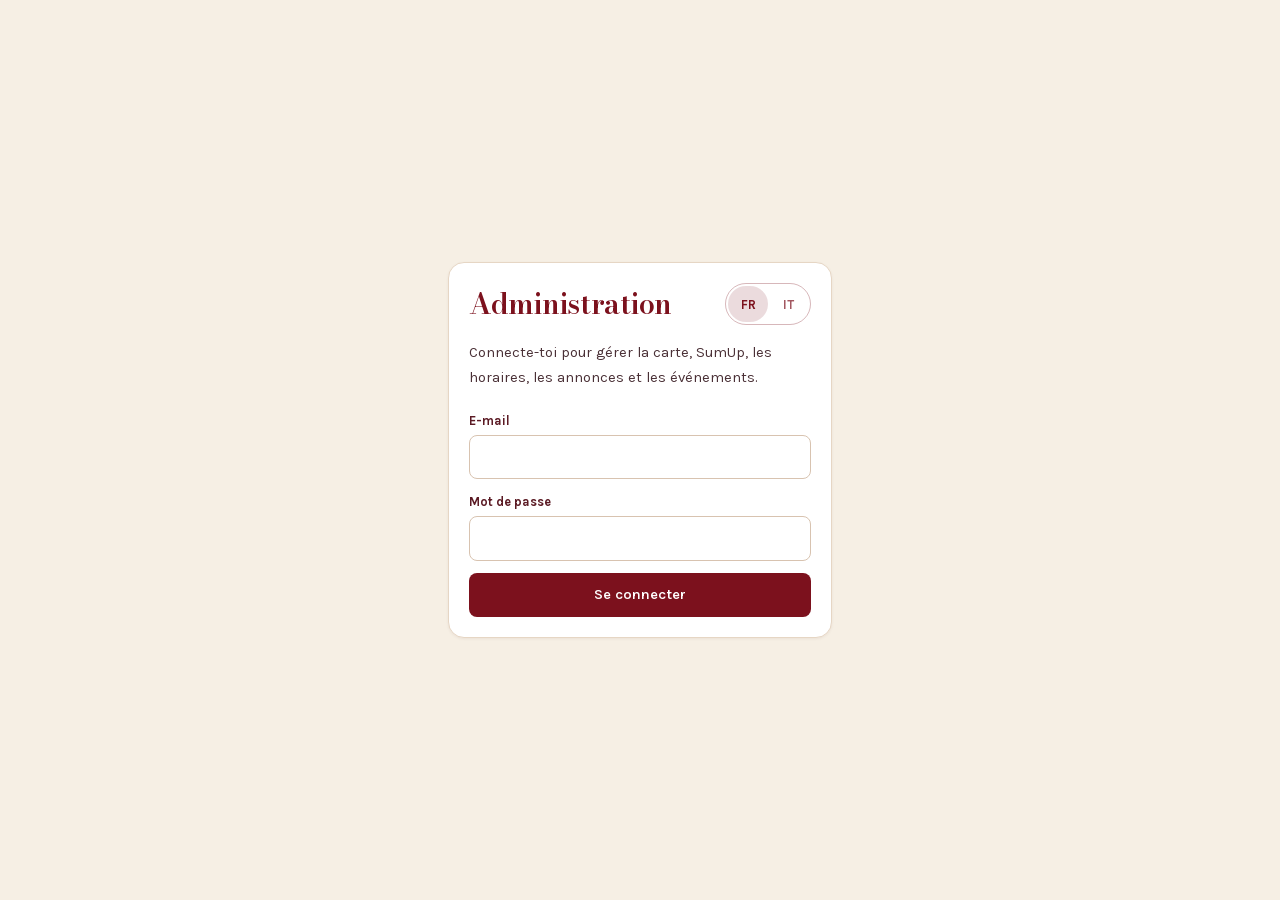
<file: admin/index.html>
<!DOCTYPE html><html lang="fr" class="bodoni_moda_bafb91ea-module__stlXZG__variable karla_78029e28-module__QQIApa__variable"><head><meta charSet="utf-8"/><meta name="viewport" content="width=device-width, initial-scale=1"/><link rel="preload" href="/_next/static/media/52b5d5098cb87ddd-s.p.3r2y_bth_sjsm.woff2" as="font" crossorigin="" type="font/woff2"/><link rel="preload" href="/_next/static/media/680aa1e827d679d2-s.p.42ymt1gosxo71.woff2" as="font" crossorigin="" type="font/woff2"/><style data-precedence="next" data-href="/_next/static/chunks/0hyv037mlk93s.css">@layer properties{@supports (((-webkit-hyphens:none)) and (not (margin-trim:inline))) or ((-moz-orient:inline) and (not (color:rgb(from red r g b)))){*,:before,:after,::backdrop{--tw-translate-x:0;--tw-translate-y:0;--tw-translate-z:0;--tw-scale-x:1;--tw-scale-y:1;--tw-scale-z:1;--tw-space-y-reverse:0;--tw-divide-y-reverse:0;--tw-border-style:solid;--tw-gradient-position:initial;--tw-gradient-from:#0000;--tw-gradient-via:#0000;--tw-gradient-to:#0000;--tw-gradient-stops:initial;--tw-gradient-via-stops:initial;--tw-gradient-from-position:0%;--tw-gradient-via-position:50%;--tw-gradient-to-position:100%;--tw-leading:initial;--tw-font-weight:initial;--tw-tracking:initial;--tw-ordinal:initial;--tw-slashed-zero:initial;--tw-numeric-figure:initial;--tw-numeric-spacing:initial;--tw-numeric-fraction:initial;--tw-shadow:0 0 #0000;--tw-shadow-color:initial;--tw-shadow-alpha:100%;--tw-inset-shadow:0 0 #0000;--tw-inset-shadow-color:initial;--tw-inset-shadow-alpha:100%;--tw-ring-color:initial;--tw-ring-shadow:0 0 #0000;--tw-inset-ring-color:initial;--tw-inset-ring-shadow:0 0 #0000;--tw-ring-inset:initial;--tw-ring-offset-width:0px;--tw-ring-offset-color:#fff;--tw-ring-offset-shadow:0 0 #0000;--tw-blur:initial;--tw-brightness:initial;--tw-contrast:initial;--tw-grayscale:initial;--tw-hue-rotate:initial;--tw-invert:initial;--tw-opacity:initial;--tw-saturate:initial;--tw-sepia:initial;--tw-drop-shadow:initial;--tw-drop-shadow-color:initial;--tw-drop-shadow-alpha:100%;--tw-drop-shadow-size:initial;--tw-backdrop-blur:initial;--tw-backdrop-brightness:initial;--tw-backdrop-contrast:initial;--tw-backdrop-grayscale:initial;--tw-backdrop-hue-rotate:initial;--tw-backdrop-invert:initial;--tw-backdrop-opacity:initial;--tw-backdrop-saturate:initial;--tw-backdrop-sepia:initial;--tw-duration:initial;--tw-ease:initial}}}@layer theme{:root,:host{--font-sans:-apple-system, BlinkMacSystemFont, "Segoe UI", Roboto, "Helvetica Neue", "Noto Sans", Arial, sans-serif, "Apple Color Emoji", "Segoe UI Emoji", "Segoe UI Symbol", "Noto Color Emoji";--font-mono:ui-monospace, SFMono-Regular, Menlo, Monaco, Consolas, "Liberation Mono", "Courier New", monospace;--color-emerald-400:#00d294;--color-white:#fff;--spacing:.25rem;--container-sm:24rem;--container-md:28rem;--container-lg:32rem;--container-xl:36rem;--container-2xl:42rem;--container-3xl:48rem;--container-4xl:56rem;--container-5xl:64rem;--container-6xl:72rem;--text-xs:.75rem;--text-xs--line-height:calc(1 / .75);--text-sm:.875rem;--text-sm--line-height:calc(1.25 / .875);--text-base:1rem;--text-base--line-height:calc(1.5 / 1);--text-lg:1.125rem;--text-lg--line-height:calc(1.75 / 1.125);--text-2xl:1.5rem;--text-2xl--line-height:calc(2 / 1.5);--font-weight-normal:400;--font-weight-semibold:600;--font-weight-bold:700;--leading-tight:1.25;--leading-snug:1.375;--leading-relaxed:1.625;--radius-lg:.5rem;--radius-xl:.75rem;--radius-2xl:1rem;--animate-ping:ping 1s cubic-bezier(0, 0, .2, 1) infinite;--blur-md:12px;--default-transition-duration:.15s;--default-transition-timing-function:cubic-bezier(.4, 0, .2, 1);--default-font-family:var(--font-sans);--default-mono-font-family:var(--font-mono);--color-nuit:#0f0d14;--color-nuit-2:#17141d;--color-velours:#1f1a27;--color-or:#d9a84e;--color-or-clair:#edc97e;--color-rouge:#c8102e;--color-rouge-2:#a30d26;--color-creme:#f5eee3;--font-display:var(--ff-display), "Bodoni 72", Didot, Georgia, serif;--font-body:var(--ff-body), system-ui, -apple-system, "Segoe UI", sans-serif;--text-display-xl:clamp(2.6rem, 5.4vw, 5rem);--text-display-l:clamp(2rem, 3.6vw, 3.1rem);--text-display-m:clamp(1.35rem, 2vw, 1.65rem);--text-body-l:clamp(1.03rem, 1.2vw, 1.14rem);--space-section:clamp(4.5rem, 9vw, 8rem);--space-head:clamp(2rem, 4vw, 3.25rem);--ease-ride:cubic-bezier(.22, 1, .36, 1)}@supports (color:lab(0% 0 0)){:root,:host{--color-emerald-400:lab(75.0771% -60.7313 19.4146)}}}@layer base{*,:after,:before,::backdrop{box-sizing:border-box;border:0 solid;margin:0;padding:0}::file-selector-button{box-sizing:border-box;border:0 solid;margin:0;padding:0}html,:host{-webkit-text-size-adjust:100%;tab-size:4;line-height:1.5;font-family:var(--default-font-family,-apple-system, BlinkMacSystemFont, "Segoe UI", Roboto, "Helvetica Neue", "Noto Sans", Arial, sans-serif, "Apple Color Emoji", "Segoe UI Emoji", "Segoe UI Symbol", "Noto Color Emoji");font-feature-settings:var(--default-font-feature-settings,normal);font-variation-settings:var(--default-font-variation-settings,normal);-webkit-tap-highlight-color:transparent}hr{height:0;color:inherit;border-top-width:1px}abbr:where([title]){-webkit-text-decoration:underline dotted;text-decoration:underline dotted}h1,h2,h3,h4,h5,h6{font-size:inherit;font-weight:inherit}a{color:inherit;-webkit-text-decoration:inherit;-webkit-text-decoration:inherit;-webkit-text-decoration:inherit;-webkit-text-decoration:inherit;text-decoration:inherit}b,strong{font-weight:bolder}code,kbd,samp,pre{font-family:var(--default-mono-font-family,ui-monospace, SFMono-Regular, Menlo, Monaco, Consolas, "Liberation Mono", "Courier New", monospace);font-feature-settings:var(--default-mono-font-feature-settings,normal);font-variation-settings:var(--default-mono-font-variation-settings,normal);font-size:1em}small{font-size:80%}sub,sup{vertical-align:baseline;font-size:75%;line-height:0;position:relative}sub{bottom:-.25em}sup{top:-.5em}table{text-indent:0;border-color:inherit;border-collapse:collapse}:-moz-focusring:where(:not(iframe)){outline:auto}progress{vertical-align:baseline}summary{display:list-item}ol,ul,menu{list-style:none}img,svg,video,canvas,audio,iframe,embed,object{vertical-align:middle;display:block}img,video{max-width:100%;height:auto}button,input,select,optgroup,textarea{font:inherit;font-feature-settings:inherit;font-variation-settings:inherit;letter-spacing:inherit;color:inherit;opacity:1;background-color:#0000;border-radius:0}::file-selector-button{font:inherit;font-feature-settings:inherit;font-variation-settings:inherit;letter-spacing:inherit;color:inherit;opacity:1;background-color:#0000;border-radius:0}:where(select:is([multiple],[size])) optgroup{font-weight:bolder}:where(select:is([multiple],[size])) optgroup option{padding-inline-start:20px}::file-selector-button{margin-inline-end:4px}::placeholder{opacity:1}@supports (not ((-webkit-appearance:-apple-pay-button))) or (contain-intrinsic-size:1px){::placeholder{color:currentColor}@supports (color:color-mix(in lab, red, red)){::placeholder{color:color-mix(in oklab, currentcolor 50%, transparent)}}}textarea{resize:vertical}::-webkit-search-decoration{-webkit-appearance:none}::-webkit-date-and-time-value{min-height:1lh;text-align:inherit}::-webkit-datetime-edit{display:inline-flex}::-webkit-datetime-edit-fields-wrapper{padding:0}::-webkit-datetime-edit{padding-block:0}::-webkit-datetime-edit-year-field{padding-block:0}::-webkit-datetime-edit-month-field{padding-block:0}::-webkit-datetime-edit-day-field{padding-block:0}::-webkit-datetime-edit-hour-field{padding-block:0}::-webkit-datetime-edit-minute-field{padding-block:0}::-webkit-datetime-edit-second-field{padding-block:0}::-webkit-datetime-edit-millisecond-field{padding-block:0}::-webkit-datetime-edit-meridiem-field{padding-block:0}::-webkit-calendar-picker-indicator{line-height:1}:-moz-ui-invalid{box-shadow:none}button,input:where([type=button],[type=reset],[type=submit]){appearance:button}::file-selector-button{appearance:button}::-webkit-inner-spin-button{height:auto}::-webkit-outer-spin-button{height:auto}[hidden]:where(:not([hidden=until-found])){display:none!important}html{-webkit-text-size-adjust:100%;scroll-behavior:smooth;scroll-padding-top:5rem;overflow-x:clip}body{background-color:var(--color-nuit);color:var(--color-creme);font-family:var(--font-body);-webkit-font-smoothing:antialiased;text-rendering:optimizelegibility;font-size:1rem;line-height:1.65;overflow-x:clip}h1,h2,h3,h4{font-family:var(--font-display);letter-spacing:-.01em;font-weight:600;line-height:1.08}p{text-wrap:pretty}h1,h2{text-wrap:balance}::selection{background-color:var(--color-or);color:var(--color-nuit)}:focus-visible{outline:2px solid var(--color-or);outline-offset:3px;border-radius:4px}img,video{max-width:100%;display:block}picture{display:contents}}@layer components;@layer utilities{.pointer-events-none{pointer-events:none}.visible{visibility:visible}.sr-only{clip-path:inset(50%);white-space:nowrap;border-width:0;width:1px;height:1px;margin:-1px;padding:0;position:absolute;overflow:hidden}.absolute{position:absolute}.fixed{position:fixed}.relative{position:relative}.sticky{position:sticky}.inset-0{inset:0}.inset-x-0{inset-inline:0}.top-0{top:0}.top-16{top:calc(var(--spacing) * 16)}.right-5{right:calc(var(--spacing) * 5)}.bottom-0{bottom:0}.bottom-5{bottom:calc(var(--spacing) * 5)}.bottom-24{bottom:calc(var(--spacing) * 24)}.left-1\/2{left:50%}.isolate{isolation:isolate}.-z-10{z-index:calc(10 * -1)}.-z-20{z-index:calc(20 * -1)}.z-10{z-index:10}.z-30{z-index:30}.z-40{z-index:40}.z-50{z-index:50}.col-span-1{grid-column:span 1/span 1}.col-span-2{grid-column:span 2/span 2}.row-start-2{grid-row-start:2}.mx-auto{margin-inline:auto}.mt-\(--space-head\){margin-top:var(--space-head)}.mt-0\.5{margin-top:calc(var(--spacing) * .5)}.mt-1{margin-top:var(--spacing)}.mt-1\.5{margin-top:calc(var(--spacing) * 1.5)}.mt-2{margin-top:calc(var(--spacing) * 2)}.mt-3{margin-top:calc(var(--spacing) * 3)}.mt-4{margin-top:calc(var(--spacing) * 4)}.mt-5{margin-top:calc(var(--spacing) * 5)}.mt-6{margin-top:calc(var(--spacing) * 6)}.mt-7{margin-top:calc(var(--spacing) * 7)}.mt-8{margin-top:calc(var(--spacing) * 8)}.mt-9{margin-top:calc(var(--spacing) * 9)}.mt-10{margin-top:calc(var(--spacing) * 10)}.mt-12{margin-top:calc(var(--spacing) * 12)}.mt-14{margin-top:calc(var(--spacing) * 14)}.mt-20{margin-top:calc(var(--spacing) * 20)}.-mr-2{margin-right:calc(var(--spacing) * -2)}.mb-1{margin-bottom:var(--spacing)}.mb-3{margin-bottom:calc(var(--spacing) * 3)}.mb-4{margin-bottom:calc(var(--spacing) * 4)}.mb-5{margin-bottom:calc(var(--spacing) * 5)}.mb-6{margin-bottom:calc(var(--spacing) * 6)}.mb-11{margin-bottom:calc(var(--spacing) * 11)}.mb-12{margin-bottom:calc(var(--spacing) * 12)}.ml-auto{margin-left:auto}.btn{min-height:3rem;font-family:var(--font-body);letter-spacing:.12em;text-transform:uppercase;transition:background-color .2s, color .2s, border-color .2s, transform .2s var(--ease-ride);border-radius:999px;justify-content:center;align-items:center;gap:.5rem;padding-inline:1.6rem;font-size:.8rem;font-weight:700;display:inline-flex}.block{display:block}.flex{display:flex}.grid{display:grid}.hidden{display:none}.inline{display:inline}.inline-flex{display:inline-flex}.table{display:table}.aspect-\[4\/5\]{aspect-ratio:4/5}.size-1\.5{width:calc(var(--spacing) * 1.5);height:calc(var(--spacing) * 1.5)}.size-2\.5{width:calc(var(--spacing) * 2.5);height:calc(var(--spacing) * 2.5)}.size-5{width:calc(var(--spacing) * 5);height:calc(var(--spacing) * 5)}.size-6{width:calc(var(--spacing) * 6);height:calc(var(--spacing) * 6)}.size-8{width:calc(var(--spacing) * 8);height:calc(var(--spacing) * 8)}.size-9{width:calc(var(--spacing) * 9);height:calc(var(--spacing) * 9)}.size-11{width:calc(var(--spacing) * 11);height:calc(var(--spacing) * 11)}.size-12{width:calc(var(--spacing) * 12);height:calc(var(--spacing) * 12)}.size-24{width:calc(var(--spacing) * 24);height:calc(var(--spacing) * 24)}.size-\[5\.25rem\]{width:5.25rem;height:5.25rem}.h-0\.5{height:calc(var(--spacing) * .5)}.h-5{height:calc(var(--spacing) * 5)}.h-9{height:calc(var(--spacing) * 9)}.h-10{height:calc(var(--spacing) * 10)}.h-11{height:calc(var(--spacing) * 11)}.h-12{height:calc(var(--spacing) * 12)}.h-14{height:calc(var(--spacing) * 14)}.h-16{height:calc(var(--spacing) * 16)}.h-auto{height:auto}.h-full{height:100%}.max-h-28{max-height:calc(var(--spacing) * 28)}.min-h-6{min-height:calc(var(--spacing) * 6)}.min-h-9{min-height:calc(var(--spacing) * 9)}.min-h-10{min-height:calc(var(--spacing) * 10)}.min-h-11{min-height:calc(var(--spacing) * 11)}.min-h-14{min-height:calc(var(--spacing) * 14)}.min-h-16{min-height:calc(var(--spacing) * 16)}.min-h-20{min-height:calc(var(--spacing) * 20)}.min-h-\[11\.5rem\]{min-height:11.5rem}.min-h-\[26rem\]{min-height:26rem}.min-h-\[70vh\]{min-height:70vh}.min-h-\[92svh\]{min-height:92svh}.min-h-dvh{min-height:100dvh}.w-6{width:calc(var(--spacing) * 6)}.w-12{width:calc(var(--spacing) * 12)}.w-28{width:calc(var(--spacing) * 28)}.w-36{width:calc(var(--spacing) * 36)}.w-\[82\%\]{width:82%}.w-auto{width:auto}.w-full{width:100%}.w-px{width:1px}.max-w-2xl{max-width:var(--container-2xl)}.max-w-3xl{max-width:var(--container-3xl)}.max-w-4xl{max-width:var(--container-4xl)}.max-w-5xl{max-width:var(--container-5xl)}.max-w-6xl{max-width:var(--container-6xl)}.max-w-\[27rem\]{max-width:27rem}.max-w-\[90rem\]{max-width:90rem}.max-w-lg{max-width:var(--container-lg)}.max-w-md{max-width:var(--container-md)}.max-w-prose{max-width:65ch}.max-w-sm{max-width:var(--container-sm)}.max-w-xl{max-width:var(--container-xl)}.min-w-0{min-width:0}.min-w-10{min-width:calc(var(--spacing) * 10)}.min-w-11{min-width:calc(var(--spacing) * 11)}.min-w-\[9rem\]{min-width:9rem}.flex-1{flex:1}.shrink-0{flex-shrink:0}.-translate-x-1\/2{--tw-translate-x:calc(calc(1 / 2 * 100%) * -1);translate:var(--tw-translate-x) var(--tw-translate-y)}.-translate-y-\[7px\]{--tw-translate-y:calc(7px * -1);translate:var(--tw-translate-x) var(--tw-translate-y)}.translate-y-0{--tw-translate-y:0px;translate:var(--tw-translate-x) var(--tw-translate-y)}.translate-y-3{--tw-translate-y:calc(var(--spacing) * 3);translate:var(--tw-translate-x) var(--tw-translate-y)}.translate-y-\[7px\]{--tw-translate-y:7px;translate:var(--tw-translate-x) var(--tw-translate-y)}.scale-110{--tw-scale-x:110%;--tw-scale-y:110%;--tw-scale-z:110%;scale:var(--tw-scale-x) var(--tw-scale-y)}.-rotate-45{rotate:-45deg}.rotate-45{rotate:45deg}.animate-ping{animation:var(--animate-ping)}.cursor-pointer{cursor:pointer}.scroll-mt-24{scroll-margin-top:calc(var(--spacing) * 24)}.\[scrollbar-width\:none\]{scrollbar-width:none}.list-disc{list-style-type:disc}.list-none{list-style-type:none}.columns-1{columns:1}.break-inside-avoid{break-inside:avoid}.grid-cols-2{grid-template-columns:repeat(2,minmax(0,1fr))}.grid-cols-3{grid-template-columns:repeat(3,minmax(0,1fr))}.grid-cols-\[1fr_auto\]{grid-template-columns:1fr auto}.grid-cols-\[5\.5rem_1fr\]{grid-template-columns:5.5rem 1fr}.flex-col{flex-direction:column}.flex-wrap{flex-wrap:wrap}.place-items-center{place-items:center}.items-baseline{align-items:baseline}.items-center{align-items:center}.items-end{align-items:flex-end}.items-start{align-items:flex-start}.justify-between{justify-content:space-between}.justify-center{justify-content:center}.justify-end{justify-content:flex-end}.gap-0\.5{gap:calc(var(--spacing) * .5)}.gap-1{gap:var(--spacing)}.gap-1\.5{gap:calc(var(--spacing) * 1.5)}.gap-2{gap:calc(var(--spacing) * 2)}.gap-2\.5{gap:calc(var(--spacing) * 2.5)}.gap-3{gap:calc(var(--spacing) * 3)}.gap-4{gap:calc(var(--spacing) * 4)}.gap-5{gap:calc(var(--spacing) * 5)}.gap-6{gap:calc(var(--spacing) * 6)}.gap-7{gap:calc(var(--spacing) * 7)}.gap-10{gap:calc(var(--spacing) * 10)}.gap-12{gap:calc(var(--spacing) * 12)}.gap-\[5px\]{gap:5px}:where(.space-y-0\.5>:not(:last-child)){--tw-space-y-reverse:0;margin-block-start:calc(calc(var(--spacing) * .5) * var(--tw-space-y-reverse));margin-block-end:calc(calc(var(--spacing) * .5) * calc(1 - var(--tw-space-y-reverse)))}:where(.space-y-1>:not(:last-child)){--tw-space-y-reverse:0;margin-block-start:calc(var(--spacing) * var(--tw-space-y-reverse));margin-block-end:calc(var(--spacing) * calc(1 - var(--tw-space-y-reverse)))}:where(.space-y-1\.5>:not(:last-child)){--tw-space-y-reverse:0;margin-block-start:calc(calc(var(--spacing) * 1.5) * var(--tw-space-y-reverse));margin-block-end:calc(calc(var(--spacing) * 1.5) * calc(1 - var(--tw-space-y-reverse)))}:where(.space-y-2>:not(:last-child)){--tw-space-y-reverse:0;margin-block-start:calc(calc(var(--spacing) * 2) * var(--tw-space-y-reverse));margin-block-end:calc(calc(var(--spacing) * 2) * calc(1 - var(--tw-space-y-reverse)))}:where(.space-y-3>:not(:last-child)){--tw-space-y-reverse:0;margin-block-start:calc(calc(var(--spacing) * 3) * var(--tw-space-y-reverse));margin-block-end:calc(calc(var(--spacing) * 3) * calc(1 - var(--tw-space-y-reverse)))}:where(.space-y-4>:not(:last-child)){--tw-space-y-reverse:0;margin-block-start:calc(calc(var(--spacing) * 4) * var(--tw-space-y-reverse));margin-block-end:calc(calc(var(--spacing) * 4) * calc(1 - var(--tw-space-y-reverse)))}:where(.space-y-6>:not(:last-child)){--tw-space-y-reverse:0;margin-block-start:calc(calc(var(--spacing) * 6) * var(--tw-space-y-reverse));margin-block-end:calc(calc(var(--spacing) * 6) * calc(1 - var(--tw-space-y-reverse)))}.gap-x-3{column-gap:calc(var(--spacing) * 3)}.gap-x-4{column-gap:calc(var(--spacing) * 4)}.gap-x-5{column-gap:calc(var(--spacing) * 5)}.gap-x-6{column-gap:calc(var(--spacing) * 6)}.gap-y-1{row-gap:var(--spacing)}.gap-y-4{row-gap:calc(var(--spacing) * 4)}.gap-y-7{row-gap:calc(var(--spacing) * 7)}.gap-y-8{row-gap:calc(var(--spacing) * 8)}:where(.divide-y>:not(:last-child)){--tw-divide-y-reverse:0;border-bottom-style:var(--tw-border-style);border-top-style:var(--tw-border-style);border-top-width:calc(1px * var(--tw-divide-y-reverse));border-bottom-width:calc(1px * calc(1 - var(--tw-divide-y-reverse)))}:where(.divide-\[\#efe3d5\]>:not(:last-child)){border-color:#efe3d5}:where(.divide-creme\/10>:not(:last-child)){border-color:#f5eee31a}@supports (color:color-mix(in lab, red, red)){:where(.divide-creme\/10>:not(:last-child)){border-color:color-mix(in oklab, var(--color-creme) 10%, transparent)}}:where(.divide-creme\/12>:not(:last-child)){border-color:#f5eee31f}@supports (color:color-mix(in lab, red, red)){:where(.divide-creme\/12>:not(:last-child)){border-color:color-mix(in oklab, var(--color-creme) 12%, transparent)}}.self-start{align-self:flex-start}.overflow-hidden{overflow:hidden}.overflow-x-auto{overflow-x:auto}.overflow-y-auto{overflow-y:auto}.rounded{border-radius:.25rem}.rounded-2xl{border-radius:var(--radius-2xl)}.rounded-\[1\.1rem\]{border-radius:1.1rem}.rounded-\[1\.5rem\]{border-radius:1.5rem}.rounded-\[1\.25rem\]{border-radius:1.25rem}.rounded-full{border-radius:3.40282e38px}.rounded-lg{border-radius:var(--radius-lg)}.rounded-xl{border-radius:var(--radius-xl)}.border{border-style:var(--tw-border-style);border-width:1px}.border-y{border-block-style:var(--tw-border-style);border-block-width:1px}.border-t{border-top-style:var(--tw-border-style);border-top-width:1px}.border-b{border-bottom-style:var(--tw-border-style);border-bottom-width:1px}.border-\[\#d8c3b0\]{border-color:#d8c3b0}.border-\[\#e5b3b3\]{border-color:#e5b3b3}.border-\[\#e6d6c4\]{border-color:#e6d6c4}.border-\[\#efe3d5\]{border-color:#efe3d5}.border-\[\#f5eee3\]\/40{border-color:#f5eee366;border-color:lab(94.4258% 1.05104 6.22194/.4)}.border-creme{border-color:var(--color-creme)}.border-creme\/10{border-color:#f5eee31a}@supports (color:color-mix(in lab, red, red)){.border-creme\/10{border-color:color-mix(in oklab, var(--color-creme) 10%, transparent)}}.border-creme\/12{border-color:#f5eee31f}@supports (color:color-mix(in lab, red, red)){.border-creme\/12{border-color:color-mix(in oklab, var(--color-creme) 12%, transparent)}}.border-creme\/15{border-color:#f5eee326}@supports (color:color-mix(in lab, red, red)){.border-creme\/15{border-color:color-mix(in oklab, var(--color-creme) 15%, transparent)}}.border-creme\/20{border-color:#f5eee333}@supports (color:color-mix(in lab, red, red)){.border-creme\/20{border-color:color-mix(in oklab, var(--color-creme) 20%, transparent)}}.border-creme\/25{border-color:#f5eee340}@supports (color:color-mix(in lab, red, red)){.border-creme\/25{border-color:color-mix(in oklab, var(--color-creme) 25%, transparent)}}.border-creme\/30{border-color:#f5eee34d}@supports (color:color-mix(in lab, red, red)){.border-creme\/30{border-color:color-mix(in oklab, var(--color-creme) 30%, transparent)}}.border-creme\/35{border-color:#f5eee359}@supports (color:color-mix(in lab, red, red)){.border-creme\/35{border-color:color-mix(in oklab, var(--color-creme) 35%, transparent)}}.border-current\/30{border-color:currentColor}@supports (color:color-mix(in lab, red, red)){.border-current\/30{border-color:color-mix(in oklab, currentcolor 30%, transparent)}}.border-or-clair\/30{border-color:#edc97e4d}@supports (color:color-mix(in lab, red, red)){.border-or-clair\/30{border-color:color-mix(in oklab, var(--color-or-clair) 30%, transparent)}}.border-or-clair\/45{border-color:#edc97e73}@supports (color:color-mix(in lab, red, red)){.border-or-clair\/45{border-color:color-mix(in oklab, var(--color-or-clair) 45%, transparent)}}.border-or\/30{border-color:#d9a84e4d}@supports (color:color-mix(in lab, red, red)){.border-or\/30{border-color:color-mix(in oklab, var(--color-or) 30%, transparent)}}.border-or\/40{border-color:#d9a84e66}@supports (color:color-mix(in lab, red, red)){.border-or\/40{border-color:color-mix(in oklab, var(--color-or) 40%, transparent)}}.border-transparent{border-color:#0000}.\!bg-\[\#f6efe4\]{background-color:#f6efe4!important}.bg-\[\#1f7a4a\]{background-color:#1f7a4a}.bg-\[\#4f0a13\]{background-color:#4f0a13}.bg-\[\#5c0c16\]{background-color:#5c0c16}.bg-\[\#5c0c16\]\/40{background-color:#5c0c1666;background-color:lab(18.7716% 35.6118 18.0702/.4)}.bg-\[\#5c0c16\]\/55{background-color:#5c0c168c;background-color:lab(18.7716% 35.6118 18.0702/.55)}.bg-\[\#5c0c16\]\/60{background-color:#5c0c1699;background-color:lab(18.7716% 35.6118 18.0702/.6)}.bg-\[\#5c0c16\]\/75{background-color:#5c0c16bf;background-color:lab(18.7716% 35.6118 18.0702/.75)}.bg-\[\#5c0c16\]\/95{background-color:#5c0c16f2;background-color:lab(18.7716% 35.6118 18.0702/.95)}.bg-\[\#7c111d\]{background-color:#7c111d}.bg-\[\#63101a\]\/92{background-color:#63101aeb;background-color:lab(20.8666% 36.8631 18.2173/.92)}.bg-\[\#a3121f\]{background-color:#a3121f}.bg-\[\#eee3d6\]{background-color:#eee3d6}.bg-\[\#f3e2cf\]{background-color:#f3e2cf}.bg-\[\#f3e9dd\]{background-color:#f3e9dd}.bg-\[\#f5eee3\]{background-color:#f5eee3}.bg-\[\#faf5ee\]{background-color:#faf5ee}.bg-\[\#fbe0e0\]{background-color:#fbe0e0}.bg-\[\#fdebc8\]{background-color:#fdebc8}.bg-creme{background-color:var(--color-creme)}.bg-creme\/15{background-color:#f5eee326}@supports (color:color-mix(in lab, red, red)){.bg-creme\/15{background-color:color-mix(in oklab, var(--color-creme) 15%, transparent)}}.bg-creme\/45{background-color:#f5eee373}@supports (color:color-mix(in lab, red, red)){.bg-creme\/45{background-color:color-mix(in oklab, var(--color-creme) 45%, transparent)}}.bg-current\/15{background-color:currentColor}@supports (color:color-mix(in lab, red, red)){.bg-current\/15{background-color:color-mix(in oklab, currentcolor 15%, transparent)}}.bg-emerald-400{background-color:var(--color-emerald-400)}.bg-emerald-400\/60{background-color:#00d29499}@supports (color:color-mix(in lab, red, red)){.bg-emerald-400\/60{background-color:color-mix(in oklab, var(--color-emerald-400) 60%, transparent)}}.bg-nuit{background-color:var(--color-nuit)}.bg-nuit-2{background-color:var(--color-nuit-2)}.bg-nuit\/90{background-color:#0f0d14e6}@supports (color:color-mix(in lab, red, red)){.bg-nuit\/90{background-color:color-mix(in oklab, var(--color-nuit) 90%, transparent)}}.bg-or{background-color:var(--color-or)}.bg-or\/10{background-color:#d9a84e1a}@supports (color:color-mix(in lab, red, red)){.bg-or\/10{background-color:color-mix(in oklab, var(--color-or) 10%, transparent)}}.bg-rouge-2{background-color:var(--color-rouge-2)}.bg-rouge\/15{background-color:#c8102e26}@supports (color:color-mix(in lab, red, red)){.bg-rouge\/15{background-color:color-mix(in oklab, var(--color-rouge) 15%, transparent)}}.bg-velours{background-color:var(--color-velours)}.bg-white{background-color:var(--color-white)}.bg-white\/60{background-color:#fff9}@supports (color:color-mix(in lab, red, red)){.bg-white\/60{background-color:color-mix(in oklab, var(--color-white) 60%, transparent)}}.bg-white\/95{background-color:#fffffff2}@supports (color:color-mix(in lab, red, red)){.bg-white\/95{background-color:color-mix(in oklab, var(--color-white) 95%, transparent)}}.bg-gradient-to-b{--tw-gradient-position:to bottom in oklab;background-image:linear-gradient(var(--tw-gradient-stops))}.bg-\[linear-gradient\(to_bottom\,rgba\(52\,5\,11\,0\.82\)\,rgba\(52\,5\,11\,0\.45\)_60\%\,transparent\)\]{background-image:linear-gradient(#34050bd1,#34050b73 60%,#0000)}.bg-\[linear-gradient\(to_top\,rgba\(15\,13\,20\,0\.96\)_15\%\,rgba\(15\,13\,20\,0\.55\)_60\%\,rgba\(15\,13\,20\,0\.25\)\)\]{background-image:linear-gradient(#0f0d1440,#0f0d148c 40%,#0f0d14f5 85%)}.bg-\[linear-gradient\(to_top\,rgba\(15\,13\,20\,0\.98\)_0\%\,rgba\(15\,13\,20\,0\.9\)_45\%\,rgba\(15\,13\,20\,0\.62\)_75\%\,rgba\(15\,13\,20\,0\.55\)_100\%\)\]{background-image:linear-gradient(#0f0d148c 0%,#0f0d149e 25%,#0f0d14e6 55%,#0f0d14fa 100%)}.bg-\[radial-gradient\(420px_260px_at_15\%_50\%\,rgba\(217\,168\,78\,0\.14\)\,transparent_70\%\)\]{background-image:radial-gradient(420px 260px at 15%,#d9a84e24,#0000 70%)}.from-nuit\/70{--tw-gradient-from:#0f0d14b3}@supports (color:color-mix(in lab, red, red)){.from-nuit\/70{--tw-gradient-from:color-mix(in oklab, var(--color-nuit) 70%, transparent)}}.from-nuit\/70{--tw-gradient-stops:var(--tw-gradient-via-stops,var(--tw-gradient-position), var(--tw-gradient-from) var(--tw-gradient-from-position), var(--tw-gradient-to) var(--tw-gradient-to-position))}.to-transparent{--tw-gradient-to:transparent;--tw-gradient-stops:var(--tw-gradient-via-stops,var(--tw-gradient-position), var(--tw-gradient-from) var(--tw-gradient-from-position), var(--tw-gradient-to) var(--tw-gradient-to-position))}.\[mask-image\:linear-gradient\(to_right\,\#000_88\%\,transparent\)\]{-webkit-mask-image:linear-gradient(90deg,#000 88%,#0000);mask-image:linear-gradient(90deg,#000 88%,#0000)}.object-cover{object-fit:cover}.object-\[65\%_center\]{object-position:65% center}.object-\[center_58\%\]{object-position:center 58%}.object-top{object-position:top}.p-0\.5{padding:calc(var(--spacing) * .5)}.p-1{padding:var(--spacing)}.p-3{padding:calc(var(--spacing) * 3)}.p-4{padding:calc(var(--spacing) * 4)}.p-6{padding:calc(var(--spacing) * 6)}.p-7{padding:calc(var(--spacing) * 7)}.px-2{padding-inline:calc(var(--spacing) * 2)}.px-3{padding-inline:calc(var(--spacing) * 3)}.px-4{padding-inline:calc(var(--spacing) * 4)}.px-5{padding-inline:calc(var(--spacing) * 5)}.py-0\.5{padding-block:calc(var(--spacing) * .5)}.py-1{padding-block:var(--spacing)}.py-2{padding-block:calc(var(--spacing) * 2)}.py-3{padding-block:calc(var(--spacing) * 3)}.py-3\.5{padding-block:calc(var(--spacing) * 3.5)}.py-4{padding-block:calc(var(--spacing) * 4)}.py-5{padding-block:calc(var(--spacing) * 5)}.py-6{padding-block:calc(var(--spacing) * 6)}.py-10{padding-block:calc(var(--spacing) * 10)}.py-20{padding-block:calc(var(--spacing) * 20)}.section-y{padding-block:var(--space-section)}.pt-3{padding-top:calc(var(--spacing) * 3)}.pt-4{padding-top:calc(var(--spacing) * 4)}.pt-5{padding-top:calc(var(--spacing) * 5)}.pt-6{padding-top:calc(var(--spacing) * 6)}.pt-8{padding-top:calc(var(--spacing) * 8)}.pt-10{padding-top:calc(var(--spacing) * 10)}.pt-12{padding-top:calc(var(--spacing) * 12)}.pt-14{padding-top:calc(var(--spacing) * 14)}.pt-16{padding-top:calc(var(--spacing) * 16)}.pt-28{padding-top:calc(var(--spacing) * 28)}.pr-2{padding-right:calc(var(--spacing) * 2)}.pr-12{padding-right:calc(var(--spacing) * 12)}.pb-0\.5{padding-bottom:calc(var(--spacing) * .5)}.pb-1{padding-bottom:var(--spacing)}.pb-2{padding-bottom:calc(var(--spacing) * 2)}.pb-2\.5{padding-bottom:calc(var(--spacing) * 2.5)}.pb-4{padding-bottom:calc(var(--spacing) * 4)}.pb-6{padding-bottom:calc(var(--spacing) * 6)}.pb-10{padding-bottom:calc(var(--spacing) * 10)}.pb-12{padding-bottom:calc(var(--spacing) * 12)}.pb-16{padding-bottom:calc(var(--spacing) * 16)}.pb-24{padding-bottom:calc(var(--spacing) * 24)}.pb-40{padding-bottom:calc(var(--spacing) * 40)}.pl-5{padding-left:calc(var(--spacing) * 5)}.text-center{text-align:center}.text-left{text-align:left}.text-right{text-align:right}.kicker{font-family:var(--font-body);letter-spacing:.22em;text-transform:uppercase;font-size:.72rem;font-weight:700}.ticket-num{font-family:var(--font-body);font-variant-numeric:tabular-nums lining-nums;letter-spacing:.01em}.font-display{font-family:var(--font-display)}.text-2xl{font-size:var(--text-2xl);line-height:var(--tw-leading,var(--text-2xl--line-height))}.text-lg{font-size:var(--text-lg);line-height:var(--tw-leading,var(--text-lg--line-height))}.text-sm{font-size:var(--text-sm);line-height:var(--tw-leading,var(--text-sm--line-height))}.text-xs{font-size:var(--text-xs);line-height:var(--tw-leading,var(--text-xs--line-height))}.text-\[0\.6rem\]{font-size:.6rem}.text-\[0\.8rem\]{font-size:.8rem}.text-\[0\.9rem\]{font-size:.9rem}.text-\[0\.72rem\]{font-size:.72rem}.text-\[0\.75rem\]{font-size:.75rem}.text-\[0\.78rem\]{font-size:.78rem}.text-\[0\.82rem\]{font-size:.82rem}.text-\[0\.85rem\]{font-size:.85rem}.text-\[0\.88rem\]{font-size:.88rem}.text-\[0\.92rem\]{font-size:.92rem}.text-\[0\.95rem\]{font-size:.95rem}.text-\[0\.98rem\]{font-size:.98rem}.text-\[1\.1rem\]{font-size:1.1rem}.text-\[1\.02rem\]{font-size:1.02rem}.text-\[1\.2rem\]{font-size:1.2rem}.text-\[1\.3rem\]{font-size:1.3rem}.text-\[1\.05rem\]{font-size:1.05rem}.text-\[1\.6rem\]{font-size:1.6rem}.text-\[1\.7rem\]{font-size:1.7rem}.text-\[1\.8rem\]{font-size:1.8rem}.text-\[1\.12rem\]{font-size:1.12rem}.text-\[1\.15rem\]{font-size:1.15rem}.text-\[1\.25rem\]{font-size:1.25rem}.text-\[1\.28rem\]{font-size:1.28rem}.text-\[1\.35rem\]{font-size:1.35rem}.text-\[1\.55rem\]{font-size:1.55rem}.text-\[1rem\]{font-size:1rem}.text-\[16px\]{font-size:16px}.text-\[clamp\(1\.6rem\,3vw\,2\.3rem\)\]{font-size:clamp(1.6rem,3vw,2.3rem)}.text-\[clamp\(2\.2rem\,6vw\,3\.2rem\)\]{font-size:clamp(2.2rem,6vw,3.2rem)}.text-\[clamp\(3\.2rem\,11vw\,5\.6rem\)\]{font-size:clamp(3.2rem,11vw,5.6rem)}.text-body-l{font-size:var(--text-body-l)}.text-display-l{font-size:var(--text-display-l)}.text-display-m{font-size:var(--text-display-m)}.text-display-xl{font-size:var(--text-display-xl)}.leading-\[1\.12\]{--tw-leading:1.12;line-height:1.12}.leading-none{--tw-leading:1;line-height:1}.leading-relaxed{--tw-leading:var(--leading-relaxed);line-height:var(--leading-relaxed)}.leading-snug{--tw-leading:var(--leading-snug);line-height:var(--leading-snug)}.leading-tight{--tw-leading:var(--leading-tight);line-height:var(--leading-tight)}.font-bold{--tw-font-weight:var(--font-weight-bold);font-weight:var(--font-weight-bold)}.font-normal{--tw-font-weight:var(--font-weight-normal);font-weight:var(--font-weight-normal)}.font-semibold{--tw-font-weight:var(--font-weight-semibold);font-weight:var(--font-weight-semibold)}.tracking-\[0\.04em\]{--tw-tracking:.04em;letter-spacing:.04em}.tracking-\[0\.06em\]{--tw-tracking:.06em;letter-spacing:.06em}.tracking-\[0\.08em\]{--tw-tracking:.08em;letter-spacing:.08em}.tracking-\[0\.14em\]{--tw-tracking:.14em;letter-spacing:.14em}.\!text-\[\#2a0a12\]{color:#2a0a12!important}.text-\[\#2a0a12\]{color:#2a0a12}.text-\[\#4a3036\]{color:#4a3036}.text-\[\#5b1a24\]{color:#5b1a24}.text-\[\#5b4a45\]{color:#5b4a45}.text-\[\#6b4a4f\]{color:#6b4a4f}.text-\[\#7a4a00\]{color:#7a4a00}.text-\[\#7c111d\]{color:#7c111d}.text-\[\#8a7a70\]{color:#8a7a70}.text-\[\#8a1320\]{color:#8a1320}.text-\[\#a3121f\]{color:#a3121f}.text-\[\#f5eee3\]{color:#f5eee3}.text-\[\#f5eee3\]\/75{color:#f5eee3bf;color:lab(94.4258% 1.05104 6.22194/.75)}.text-\[\#f5eee3\]\/85{color:#f5eee3d9;color:lab(94.4258% 1.05104 6.22194/.85)}.text-\[var\(--carte-bg\)\]{color:var(--carte-bg)}.text-creme{color:var(--color-creme)}.text-creme\/30{color:#f5eee34d}@supports (color:color-mix(in lab, red, red)){.text-creme\/30{color:color-mix(in oklab, var(--color-creme) 30%, transparent)}}.text-creme\/35{color:#f5eee359}@supports (color:color-mix(in lab, red, red)){.text-creme\/35{color:color-mix(in oklab, var(--color-creme) 35%, transparent)}}.text-creme\/50{color:#f5eee380}@supports (color:color-mix(in lab, red, red)){.text-creme\/50{color:color-mix(in oklab, var(--color-creme) 50%, transparent)}}.text-creme\/55{color:#f5eee38c}@supports (color:color-mix(in lab, red, red)){.text-creme\/55{color:color-mix(in oklab, var(--color-creme) 55%, transparent)}}.text-creme\/60{color:#f5eee399}@supports (color:color-mix(in lab, red, red)){.text-creme\/60{color:color-mix(in oklab, var(--color-creme) 60%, transparent)}}.text-creme\/65{color:#f5eee3a6}@supports (color:color-mix(in lab, red, red)){.text-creme\/65{color:color-mix(in oklab, var(--color-creme) 65%, transparent)}}.text-creme\/70{color:#f5eee3b3}@supports (color:color-mix(in lab, red, red)){.text-creme\/70{color:color-mix(in oklab, var(--color-creme) 70%, transparent)}}.text-creme\/75{color:#f5eee3bf}@supports (color:color-mix(in lab, red, red)){.text-creme\/75{color:color-mix(in oklab, var(--color-creme) 75%, transparent)}}.text-creme\/80{color:#f5eee3cc}@supports (color:color-mix(in lab, red, red)){.text-creme\/80{color:color-mix(in oklab, var(--color-creme) 80%, transparent)}}.text-creme\/85{color:#f5eee3d9}@supports (color:color-mix(in lab, red, red)){.text-creme\/85{color:color-mix(in oklab, var(--color-creme) 85%, transparent)}}.text-creme\/90{color:#f5eee3e6}@supports (color:color-mix(in lab, red, red)){.text-creme\/90{color:color-mix(in oklab, var(--color-creme) 90%, transparent)}}.text-or{color:var(--color-or)}.text-or-clair{color:var(--color-or-clair)}.text-white{color:var(--color-white)}.uppercase{text-transform:uppercase}.italic{font-style:italic}.not-italic{font-style:normal}.tabular-nums{--tw-numeric-spacing:tabular-nums;font-variant-numeric:var(--tw-ordinal,) var(--tw-slashed-zero,) var(--tw-numeric-figure,) var(--tw-numeric-spacing,) var(--tw-numeric-fraction,)}.underline{text-decoration-line:underline}.decoration-creme\/30{text-decoration-color:#f5eee34d}@supports (color:color-mix(in lab, red, red)){.decoration-creme\/30{-webkit-text-decoration-color:color-mix(in oklab, var(--color-creme) 30%, transparent);-webkit-text-decoration-color:color-mix(in oklab, var(--color-creme) 30%, transparent);-webkit-text-decoration-color:color-mix(in oklab, var(--color-creme) 30%, transparent);text-decoration-color:color-mix(in oklab, var(--color-creme) 30%, transparent)}}.underline-offset-4{text-underline-offset:4px}.\[color-scheme\:dark\]{--lightningcss-light: ;--lightningcss-dark:initial;color-scheme:dark}.opacity-0{opacity:0}.opacity-70{opacity:.7}.opacity-100{opacity:1}.shadow-\[0_-8px_24px_rgba\(60\,20\,20\,0\.12\)\]{--tw-shadow:0 -8px 24px var(--tw-shadow-color,#3c14141f);box-shadow:var(--tw-inset-shadow), var(--tw-inset-ring-shadow), var(--tw-ring-offset-shadow), var(--tw-ring-shadow), var(--tw-shadow)}.shadow-\[0_1px_3px_rgba\(60\,20\,20\,0\.06\)\]{--tw-shadow:0 1px 3px var(--tw-shadow-color,#3c14140f);box-shadow:var(--tw-inset-shadow), var(--tw-inset-ring-shadow), var(--tw-ring-offset-shadow), var(--tw-ring-shadow), var(--tw-shadow)}.shadow-\[0_8px_24px_rgba\(0\,0\,0\,0\.5\)\]{--tw-shadow:0 8px 24px var(--tw-shadow-color,#00000080);box-shadow:var(--tw-inset-shadow), var(--tw-inset-ring-shadow), var(--tw-ring-offset-shadow), var(--tw-ring-shadow), var(--tw-shadow)}.shadow-\[0_10px_24px_-14px_rgba\(0\,0\,0\,0\.6\)\]{--tw-shadow:0 10px 24px -14px var(--tw-shadow-color,#0009);box-shadow:var(--tw-inset-shadow), var(--tw-inset-ring-shadow), var(--tw-ring-offset-shadow), var(--tw-ring-shadow), var(--tw-shadow)}.shadow-\[0_18px_36px_-16px_rgba\(0\,0\,0\,0\.65\)\]{--tw-shadow:0 18px 36px -16px var(--tw-shadow-color,#000000a6);box-shadow:var(--tw-inset-shadow), var(--tw-inset-ring-shadow), var(--tw-ring-offset-shadow), var(--tw-ring-shadow), var(--tw-shadow)}.shadow-\[0_18px_40px_-18px_rgba\(0\,0\,0\,0\.6\)\]{--tw-shadow:0 18px 40px -18px var(--tw-shadow-color,#0009);box-shadow:var(--tw-inset-shadow), var(--tw-inset-ring-shadow), var(--tw-ring-offset-shadow), var(--tw-ring-shadow), var(--tw-shadow)}.shadow-lg{--tw-shadow:0 10px 15px -3px var(--tw-shadow-color,#0000001a), 0 4px 6px -4px var(--tw-shadow-color,#0000001a);box-shadow:var(--tw-inset-shadow), var(--tw-inset-ring-shadow), var(--tw-ring-offset-shadow), var(--tw-ring-shadow), var(--tw-shadow)}.shadow-md{--tw-shadow:0 4px 6px -1px var(--tw-shadow-color,#0000001a), 0 2px 4px -2px var(--tw-shadow-color,#0000001a);box-shadow:var(--tw-inset-shadow), var(--tw-inset-ring-shadow), var(--tw-ring-offset-shadow), var(--tw-ring-shadow), var(--tw-shadow)}.ring-1{--tw-ring-shadow:var(--tw-ring-inset,) 0 0 0 calc(1px + var(--tw-ring-offset-width)) var(--tw-ring-color,currentcolor);box-shadow:var(--tw-inset-shadow), var(--tw-inset-ring-shadow), var(--tw-ring-offset-shadow), var(--tw-ring-shadow), var(--tw-shadow)}.ring-2{--tw-ring-shadow:var(--tw-ring-inset,) 0 0 0 calc(2px + var(--tw-ring-offset-width)) var(--tw-ring-color,currentcolor);box-shadow:var(--tw-inset-shadow), var(--tw-inset-ring-shadow), var(--tw-ring-offset-shadow), var(--tw-ring-shadow), var(--tw-shadow)}.ring-or-clair\/35{--tw-ring-color:#edc97e59}@supports (color:color-mix(in lab, red, red)){.ring-or-clair\/35{--tw-ring-color:color-mix(in oklab, var(--color-or-clair) 35%, transparent)}}.ring-or-clair\/55{--tw-ring-color:#edc97e8c}@supports (color:color-mix(in lab, red, red)){.ring-or-clair\/55{--tw-ring-color:color-mix(in oklab, var(--color-or-clair) 55%, transparent)}}.ring-offset-2{--tw-ring-offset-width:2px;--tw-ring-offset-shadow:var(--tw-ring-inset,) 0 0 0 var(--tw-ring-offset-width) var(--tw-ring-offset-color)}.ring-offset-\[var\(--carte-bg\)\]{--tw-ring-offset-color:var(--carte-bg)}.drop-shadow-\[0_2px_6px_rgba\(0\,0\,0\,0\.75\)\]{--tw-drop-shadow-size:drop-shadow(0 2px 6px var(--tw-drop-shadow-color,#000000bf));--tw-drop-shadow:var(--tw-drop-shadow-size);filter:var(--tw-blur,) var(--tw-brightness,) var(--tw-contrast,) var(--tw-grayscale,) var(--tw-hue-rotate,) var(--tw-invert,) var(--tw-saturate,) var(--tw-sepia,) var(--tw-drop-shadow,)}.drop-shadow-\[0_6px_14px_rgba\(0\,0\,0\,0\.25\)\]{--tw-drop-shadow-size:drop-shadow(0 6px 14px var(--tw-drop-shadow-color,#00000040));--tw-drop-shadow:var(--tw-drop-shadow-size);filter:var(--tw-blur,) var(--tw-brightness,) var(--tw-contrast,) var(--tw-grayscale,) var(--tw-hue-rotate,) var(--tw-invert,) var(--tw-saturate,) var(--tw-sepia,) var(--tw-drop-shadow,)}.drop-shadow-\[0_10px_18px_rgba\(0\,0\,0\,0\.35\)\]{--tw-drop-shadow-size:drop-shadow(0 10px 18px var(--tw-drop-shadow-color,#00000059));--tw-drop-shadow:var(--tw-drop-shadow-size);filter:var(--tw-blur,) var(--tw-brightness,) var(--tw-contrast,) var(--tw-grayscale,) var(--tw-hue-rotate,) var(--tw-invert,) var(--tw-saturate,) var(--tw-sepia,) var(--tw-drop-shadow,)}.backdrop-blur{--tw-backdrop-blur:blur(8px);-webkit-backdrop-filter:var(--tw-backdrop-blur,) var(--tw-backdrop-brightness,) var(--tw-backdrop-contrast,) var(--tw-backdrop-grayscale,) var(--tw-backdrop-hue-rotate,) var(--tw-backdrop-invert,) var(--tw-backdrop-opacity,) var(--tw-backdrop-saturate,) var(--tw-backdrop-sepia,);backdrop-filter:var(--tw-backdrop-blur,) var(--tw-backdrop-brightness,) var(--tw-backdrop-contrast,) var(--tw-backdrop-grayscale,) var(--tw-backdrop-hue-rotate,) var(--tw-backdrop-invert,) var(--tw-backdrop-opacity,) var(--tw-backdrop-saturate,) var(--tw-backdrop-sepia,)}.backdrop-blur-md{--tw-backdrop-blur:blur(var(--blur-md));-webkit-backdrop-filter:var(--tw-backdrop-blur,) var(--tw-backdrop-brightness,) var(--tw-backdrop-contrast,) var(--tw-backdrop-grayscale,) var(--tw-backdrop-hue-rotate,) var(--tw-backdrop-invert,) var(--tw-backdrop-opacity,) var(--tw-backdrop-saturate,) var(--tw-backdrop-sepia,);backdrop-filter:var(--tw-backdrop-blur,) var(--tw-backdrop-brightness,) var(--tw-backdrop-contrast,) var(--tw-backdrop-grayscale,) var(--tw-backdrop-hue-rotate,) var(--tw-backdrop-invert,) var(--tw-backdrop-opacity,) var(--tw-backdrop-saturate,) var(--tw-backdrop-sepia,)}.backdrop-filter{-webkit-backdrop-filter:var(--tw-backdrop-blur,) var(--tw-backdrop-brightness,) var(--tw-backdrop-contrast,) var(--tw-backdrop-grayscale,) var(--tw-backdrop-hue-rotate,) var(--tw-backdrop-invert,) var(--tw-backdrop-opacity,) var(--tw-backdrop-saturate,) var(--tw-backdrop-sepia,);backdrop-filter:var(--tw-backdrop-blur,) var(--tw-backdrop-brightness,) var(--tw-backdrop-contrast,) var(--tw-backdrop-grayscale,) var(--tw-backdrop-hue-rotate,) var(--tw-backdrop-invert,) var(--tw-backdrop-opacity,) var(--tw-backdrop-saturate,) var(--tw-backdrop-sepia,)}.transition-\[background-color\,border-color\]{transition-property:background-color,border-color;transition-timing-function:var(--tw-ease,var(--default-transition-timing-function));transition-duration:var(--tw-duration,var(--default-transition-duration))}.transition-all{transition-property:all;transition-timing-function:var(--tw-ease,var(--default-transition-timing-function));transition-duration:var(--tw-duration,var(--default-transition-duration))}.transition-colors{transition-property:color,background-color,border-color,outline-color,text-decoration-color,fill,stroke,--tw-gradient-from,--tw-gradient-via,--tw-gradient-to;transition-timing-function:var(--tw-ease,var(--default-transition-timing-function));transition-duration:var(--tw-duration,var(--default-transition-duration))}.transition-opacity{transition-property:opacity;transition-timing-function:var(--tw-ease,var(--default-transition-timing-function));transition-duration:var(--tw-duration,var(--default-transition-duration))}.transition-transform{transition-property:transform,translate,scale,rotate;transition-timing-function:var(--tw-ease,var(--default-transition-timing-function));transition-duration:var(--tw-duration,var(--default-transition-duration))}.duration-300{--tw-duration:.3s;transition-duration:.3s}.duration-700{--tw-duration:.7s;transition-duration:.7s}.ease-\(--ease-ride\){--tw-ease:var(--ease-ride);transition-timing-function:var(--ease-ride)}.outline-none{--tw-outline-style:none;outline-style:none}.\[column-span\:all\]{column-span:all}.group-open\:rotate-45:is(:where(.group):is([open],:popover-open,:open) *){rotate:45deg}@media (hover:hover){.group-hover\:scale-\[1\.03\]:is(:where(.group):hover *){scale:1.03}.group-hover\:scale-\[1\.04\]:is(:where(.group):hover *){scale:1.04}.group-hover\:border-or:is(:where(.group):hover *){border-color:var(--color-or)}.group-hover\:text-or:is(:where(.group):hover *){color:var(--color-or)}}.placeholder\:text-creme\/40::placeholder{color:#f5eee366}@supports (color:color-mix(in lab, red, red)){.placeholder\:text-creme\/40::placeholder{color:color-mix(in oklab, var(--color-creme) 40%, transparent)}}.placeholder\:text-creme\/70::placeholder{color:#f5eee3b3}@supports (color:color-mix(in lab, red, red)){.placeholder\:text-creme\/70::placeholder{color:color-mix(in oklab, var(--color-creme) 70%, transparent)}}.last\:mb-0:last-child{margin-bottom:0}.empty\:hidden:empty{display:none}@media (hover:hover){.hover\:border-\[\#7c111d\]:hover{border-color:#7c111d}.hover\:border-creme:hover{border-color:var(--color-creme)}.hover\:bg-\[\#62101a\]:hover{background-color:#62101a}.hover\:bg-\[\#ecd3b8\]:hover{background-color:#ecd3b8}.hover\:bg-\[\#fbeaea\]:hover{background-color:#fbeaea}.hover\:bg-creme\/5:hover{background-color:#f5eee30d}@supports (color:color-mix(in lab, red, red)){.hover\:bg-creme\/5:hover{background-color:color-mix(in oklab, var(--color-creme) 5%, transparent)}}.hover\:bg-creme\/10:hover{background-color:#f5eee31a}@supports (color:color-mix(in lab, red, red)){.hover\:bg-creme\/10:hover{background-color:color-mix(in oklab, var(--color-creme) 10%, transparent)}}.hover\:bg-rouge:hover{background-color:var(--color-rouge)}.hover\:text-creme:hover{color:var(--color-creme)}.hover\:text-or:hover{color:var(--color-or)}.hover\:underline:hover{text-decoration-line:underline}.hover\:decoration-or:hover{-webkit-text-decoration-color:var(--color-or);-webkit-text-decoration-color:var(--color-or);-webkit-text-decoration-color:var(--color-or);text-decoration-color:var(--color-or)}}.focus\:not-sr-only:focus{clip-path:none;white-space:normal;width:auto;height:auto;margin:0;padding:0;position:static;overflow:visible}.focus\:fixed:focus{position:fixed}.focus\:top-4:focus{top:calc(var(--spacing) * 4)}.focus\:left-4:focus{left:calc(var(--spacing) * 4)}.focus\:z-\[60\]:focus{z-index:60}.focus\:rounded:focus{border-radius:.25rem}.focus\:border-\[\#7c111d\]:focus{border-color:#7c111d}.focus\:border-or:focus{border-color:var(--color-or)}.focus\:border-or-clair:focus{border-color:var(--color-or-clair)}.focus\:bg-creme:focus{background-color:var(--color-creme)}.focus\:px-4:focus{padding-inline:calc(var(--spacing) * 4)}.focus\:py-2:focus{padding-block:calc(var(--spacing) * 2)}.focus\:text-nuit:focus{color:var(--color-nuit)}.focus\:ring-2:focus{--tw-ring-shadow:var(--tw-ring-inset,) 0 0 0 calc(2px + var(--tw-ring-offset-width)) var(--tw-ring-color,currentcolor);box-shadow:var(--tw-inset-shadow), var(--tw-inset-ring-shadow), var(--tw-ring-offset-shadow), var(--tw-ring-shadow), var(--tw-shadow)}.focus\:ring-\[\#7c111d\]\/20:focus{--tw-ring-color:#7c111d33}@supports (color:lab(0% 0 0)){.focus\:ring-\[\#7c111d\]\/20:focus{--tw-ring-color:lab(26.6229% 44.5925 24.5007/.2)}}.focus\:outline-none:focus{--tw-outline-style:none;outline-style:none}.disabled\:cursor-not-allowed:disabled{cursor:not-allowed}.disabled\:bg-\[\#b99\]:disabled{background-color:#b99}.has-\[\>\[hidden\]\]\:hidden:has(>[hidden]){display:none}@media (min-width:40rem){.sm\:col-span-1{grid-column:span 1/span 1}.sm\:-mt-4{margin-top:calc(var(--spacing) * -4)}.sm\:inline{display:inline}.sm\:size-24{width:calc(var(--spacing) * 24);height:calc(var(--spacing) * 24)}.sm\:h-10{height:calc(var(--spacing) * 10)}.sm\:w-14{width:calc(var(--spacing) * 14)}.sm\:w-32{width:calc(var(--spacing) * 32)}.sm\:w-40{width:calc(var(--spacing) * 40)}.sm\:flex-1{flex:1}.sm\:columns-2{columns:2}.sm\:grid-cols-2{grid-template-columns:repeat(2,minmax(0,1fr))}.sm\:grid-cols-4{grid-template-columns:repeat(4,minmax(0,1fr))}.sm\:grid-cols-\[1fr_6rem_2fr_1fr_auto\]{grid-template-columns:1fr 6rem 2fr 1fr auto}.sm\:grid-cols-\[9rem_1fr\]{grid-template-columns:9rem 1fr}.sm\:grid-cols-\[auto_1fr\]{grid-template-columns:auto 1fr}.sm\:flex-row{flex-direction:row}.sm\:flex-wrap{flex-wrap:wrap}.sm\:items-center{align-items:center}.sm\:items-end{align-items:flex-end}.sm\:gap-5{gap:calc(var(--spacing) * 5)}.sm\:gap-7{gap:calc(var(--spacing) * 7)}.sm\:gap-x-6{column-gap:calc(var(--spacing) * 6)}.sm\:gap-x-14{column-gap:calc(var(--spacing) * 14)}.sm\:p-5{padding:calc(var(--spacing) * 5)}.sm\:p-8{padding:calc(var(--spacing) * 8)}.sm\:p-10{padding:calc(var(--spacing) * 10)}.sm\:px-5{padding-inline:calc(var(--spacing) * 5)}.sm\:text-base{font-size:var(--text-base);line-height:var(--tw-leading,var(--text-base--line-height))}.sm\:text-\[1\.1rem\]{font-size:1.1rem}.sm\:text-\[1\.3rem\]{font-size:1.3rem}.sm\:text-\[1\.4rem\]{font-size:1.4rem}.sm\:text-\[1\.9rem\]{font-size:1.9rem}.sm\:text-\[1\.25rem\]{font-size:1.25rem}.sm\:text-\[1rem\]{font-size:1rem}}@media (min-width:48rem){.md\:order-1{order:1}.md\:order-2{order:2}.md\:col-span-1{grid-column:span 1/span 1}.md\:col-span-2{grid-column:span 2/span 2}.md\:col-start-1{grid-column-start:1}.md\:col-start-2{grid-column-start:2}.md\:col-start-3{grid-column-start:3}.md\:row-start-1{grid-row-start:1}.md\:mt-0{margin-top:0}.md\:mb-16{margin-bottom:calc(var(--spacing) * 16)}.md\:aspect-auto{aspect-ratio:auto}.md\:h-10{height:calc(var(--spacing) * 10)}.md\:h-18{height:calc(var(--spacing) * 18)}.md\:max-h-\[29rem\]{max-height:29rem}.md\:min-h-0{min-height:0}.md\:min-h-\[88vh\]{min-height:88vh}.md\:grid-cols-2{grid-template-columns:repeat(2,minmax(0,1fr))}.md\:grid-cols-4{grid-template-columns:repeat(4,minmax(0,1fr))}.md\:grid-cols-\[1\.05fr_0\.95fr\]{grid-template-columns:1.05fr .95fr}.md\:grid-cols-\[1fr_1\.6fr\]{grid-template-columns:1fr 1.6fr}.md\:grid-cols-\[16rem_1fr_auto\]{grid-template-columns:16rem 1fr auto}.md\:grid-rows-\[26rem\]{grid-template-rows:26rem}.md\:flex-row{flex-direction:row}.md\:items-end{align-items:flex-end}.md\:justify-between{justify-content:space-between}.md\:gap-16{gap:calc(var(--spacing) * 16)}:where(.md\:space-y-2>:not(:last-child)){--tw-space-y-reverse:0;margin-block-start:calc(calc(var(--spacing) * 2) * var(--tw-space-y-reverse));margin-block-end:calc(calc(var(--spacing) * 2) * calc(1 - var(--tw-space-y-reverse)))}.md\:gap-x-6{column-gap:calc(var(--spacing) * 6)}.md\:gap-x-12{column-gap:calc(var(--spacing) * 12)}:where(.md\:divide-y-0>:not(:last-child)){--tw-divide-y-reverse:0;border-bottom-style:var(--tw-border-style);border-top-style:var(--tw-border-style);border-top-width:calc(0px * var(--tw-divide-y-reverse));border-bottom-width:calc(0px * calc(1 - var(--tw-divide-y-reverse)))}.md\:self-auto{align-self:auto}.md\:bg-\[linear-gradient\(to_right\,rgba\(15\,13\,20\,0\.94\)_0\%\,rgba\(15\,13\,20\,0\.72\)_40\%\,rgba\(15\,13\,20\,0\.1\)_75\%\)\,linear-gradient\(to_top\,rgba\(15\,13\,20\,0\.9\)_0\%\,transparent_45\%\)\]{background-image:linear-gradient(90deg,#0f0d14f0 0%,#0f0d14b8 40%,#0f0d141a 75%),linear-gradient(#0000 55%,#0f0d14e6 100%)}.md\:object-\[center_78\%\]{object-position:center 78%}.md\:px-8{padding-inline:calc(var(--spacing) * 8)}.md\:pt-20{padding-top:calc(var(--spacing) * 20)}.md\:pb-14{padding-bottom:calc(var(--spacing) * 14)}.md\:text-\[1\.55rem\]{font-size:1.55rem}}@media (min-width:64rem){.lg\:flex{display:flex}.lg\:hidden{display:none}.lg\:columns-2{columns:2}.lg\:grid-cols-2{grid-template-columns:repeat(2,minmax(0,1fr))}.lg\:grid-cols-4{grid-template-columns:repeat(4,minmax(0,1fr))}.lg\:grid-cols-\[1\.4fr_1fr_1fr_1fr\]{grid-template-columns:1.4fr 1fr 1fr 1fr}.lg\:gap-16{gap:calc(var(--spacing) * 16)}.lg\:gap-x-14{column-gap:calc(var(--spacing) * 14)}.lg\:group-has-\[\#reserver\]\/infos\:grid-cols-1:is(:where(.group\/infos):has(#reserver) *){grid-template-columns:repeat(1,minmax(0,1fr))}.lg\:has-\[\#reserver\]\:grid-cols-\[1fr_1\.15fr\]:has(#reserver){grid-template-columns:1fr 1.15fr}}.\[\&\:\:-webkit-details-marker\]\:hidden::-webkit-details-marker{display:none}.\[\&\:\:-webkit-scrollbar\]\:hidden::-webkit-scrollbar{display:none}.\[\&\>div\]\:aspect-\[3\/2\]>div{aspect-ratio:3/2}.\[\&\>div\]\:aspect-\[4\/5\]>div{aspect-ratio:4/5}@media (min-width:48rem){.md\:\[\&\>div\]\:aspect-auto>div{aspect-ratio:auto}.md\:\[\&\>div\]\:flex-1>div{flex:1}}.\[\&\>li\]\:border-b>li{border-bottom-style:var(--tw-border-style);border-bottom-width:1px}.\[\&\>li\]\:border-creme\/12>li{border-color:#f5eee31f}@supports (color:color-mix(in lab, red, red)){.\[\&\>li\]\:border-creme\/12>li{border-color:color-mix(in oklab, var(--color-creme) 12%, transparent)}}@media (min-width:48rem){.md\:\[\&\>li\]\:border-b>li{border-bottom-style:var(--tw-border-style);border-bottom-width:1px}.md\:\[\&\>li\]\:border-creme\/12>li{border-color:#f5eee31f}@supports (color:color-mix(in lab, red, red)){.md\:\[\&\>li\]\:border-creme\/12>li{border-color:color-mix(in oklab, var(--color-creme) 12%, transparent)}}}}[data-soldout]{position:relative}[data-soldout]>*{opacity:.45}[data-soldout] .ticket-num{text-decoration:line-through}[data-soldout]:after{content:attr(data-soldout);border:1px solid #c8102ecc;align-self:center;margin-top:.4rem;display:inline-block}@supports (color:color-mix(in lab, red, red)){[data-soldout]:after{border:1px solid color-mix(in srgb, var(--color-rouge) 80%, transparent)}}[data-soldout]:after{color:#ff8a9b;font:700 .66rem/1 var(--font-body);letter-spacing:.12em;text-transform:uppercase;white-space:nowrap;border-radius:999px;padding:.3rem .6rem}[data-soldout].flex:after{text-align:center;background:#0f0d14e0;width:5.25rem;margin:0;position:absolute;top:50%;left:0;transform:translateY(-50%)}@media (min-width:40rem){[data-soldout].flex:after{width:6rem}}.carte-rouge{--carte-bg:#7c111d;background-color:var(--carte-bg);background-blend-mode:soft-light;background-image:url(/carte/texture.webp);background-size:300px}.carte-italic{font-family:var(--ff-italic), "Bodoni 72", Didot, Georgia, serif;font-optical-sizing:auto;font-style:italic}.carte-tendone{-webkit-mask-image:linear-gradient(#000 76%,#0000);mask-image:linear-gradient(#000 76%,#0000)}@media (min-width:90rem){.carte-tendone{-webkit-mask-composite:source-in;-webkit-mask-composite:source-in;-webkit-mask-composite:source-in;-webkit-mask-image:linear-gradient(#000 76%,#0000),linear-gradient(90deg,#0000,#000 12% 88%,#0000);mask-image:linear-gradient(#000 76%,#0000),linear-gradient(90deg,#0000,#000 12% 88%,#0000);-webkit-mask-composite:source-in;mask-composite:intersect}}@media (max-height:31rem) and (orientation:landscape){.carte-tendone img{object-position:center 82%;min-height:0;max-height:9.5rem}}.carte-line{align-items:last baseline;gap:.5rem;display:flex}.carte-leader{border-bottom:2px dotted #edc97e66;flex:1.5rem;min-width:1.5rem}@supports (color:color-mix(in lab, red, red)){.carte-leader{border-bottom:2px dotted color-mix(in srgb, var(--color-or-clair) 40%, transparent)}}.carte-leader{transform:translateY(-.28em)}.carte-orn{color:var(--color-or-clair);align-items:center;gap:.9rem;display:flex}.carte-orn:before,.carte-orn:after{content:"";background:linear-gradient(90deg,#0000,#edc97ea6);flex:1;height:1px}@supports (color:color-mix(in lab, red, red)){.carte-orn:before,.carte-orn:after{background:linear-gradient(to right, transparent, color-mix(in srgb, var(--color-or-clair) 65%, transparent))}}.carte-orn:after{background:linear-gradient(270deg,#0000,#edc97ea6)}@supports (color:color-mix(in lab, red, red)){.carte-orn:after{background:linear-gradient(to left, transparent, color-mix(in srgb, var(--color-or-clair) 65%, transparent))}}.carte-rouge [data-soldout]:after{background:var(--color-creme);color:var(--carte-bg);border-color:#0000}.reveal{opacity:0;transition:opacity .7s var(--ease-ride), transform .7s var(--ease-ride);transition-delay:var(--rd,0s);transform:translateY(14px)}.reveal.is-in{opacity:1;transform:none}@media (prefers-reduced-motion:reduce){html{scroll-behavior:auto}*,:before,:after{transition-duration:.01ms!important;animation-duration:.01ms!important;animation-iteration-count:1!important}.reveal{opacity:1!important;transform:none!important}}@property --tw-translate-x{syntax:"*";inherits:false;initial-value:0}@property --tw-translate-y{syntax:"*";inherits:false;initial-value:0}@property --tw-translate-z{syntax:"*";inherits:false;initial-value:0}@property --tw-scale-x{syntax:"*";inherits:false;initial-value:1}@property --tw-scale-y{syntax:"*";inherits:false;initial-value:1}@property --tw-scale-z{syntax:"*";inherits:false;initial-value:1}@property --tw-space-y-reverse{syntax:"*";inherits:false;initial-value:0}@property --tw-divide-y-reverse{syntax:"*";inherits:false;initial-value:0}@property --tw-border-style{syntax:"*";inherits:false;initial-value:solid}@property --tw-gradient-position{syntax:"*";inherits:false}@property --tw-gradient-from{syntax:"<color>";inherits:false;initial-value:#0000}@property --tw-gradient-via{syntax:"<color>";inherits:false;initial-value:#0000}@property --tw-gradient-to{syntax:"<color>";inherits:false;initial-value:#0000}@property --tw-gradient-stops{syntax:"*";inherits:false}@property --tw-gradient-via-stops{syntax:"*";inherits:false}@property --tw-gradient-from-position{syntax:"<length-percentage>";inherits:false;initial-value:0%}@property --tw-gradient-via-position{syntax:"<length-percentage>";inherits:false;initial-value:50%}@property --tw-gradient-to-position{syntax:"<length-percentage>";inherits:false;initial-value:100%}@property --tw-leading{syntax:"*";inherits:false}@property --tw-font-weight{syntax:"*";inherits:false}@property --tw-tracking{syntax:"*";inherits:false}@property --tw-ordinal{syntax:"*";inherits:false}@property --tw-slashed-zero{syntax:"*";inherits:false}@property --tw-numeric-figure{syntax:"*";inherits:false}@property --tw-numeric-spacing{syntax:"*";inherits:false}@property --tw-numeric-fraction{syntax:"*";inherits:false}@property --tw-shadow{syntax:"*";inherits:false;initial-value:0 0 #0000}@property --tw-shadow-color{syntax:"*";inherits:false}@property --tw-shadow-alpha{syntax:"<percentage>";inherits:false;initial-value:100%}@property --tw-inset-shadow{syntax:"*";inherits:false;initial-value:0 0 #0000}@property --tw-inset-shadow-color{syntax:"*";inherits:false}@property --tw-inset-shadow-alpha{syntax:"<percentage>";inherits:false;initial-value:100%}@property --tw-ring-color{syntax:"*";inherits:false}@property --tw-ring-shadow{syntax:"*";inherits:false;initial-value:0 0 #0000}@property --tw-inset-ring-color{syntax:"*";inherits:false}@property --tw-inset-ring-shadow{syntax:"*";inherits:false;initial-value:0 0 #0000}@property --tw-ring-inset{syntax:"*";inherits:false}@property --tw-ring-offset-width{syntax:"<length>";inherits:false;initial-value:0}@property --tw-ring-offset-color{syntax:"*";inherits:false;initial-value:#fff}@property --tw-ring-offset-shadow{syntax:"*";inherits:false;initial-value:0 0 #0000}@property --tw-blur{syntax:"*";inherits:false}@property --tw-brightness{syntax:"*";inherits:false}@property --tw-contrast{syntax:"*";inherits:false}@property --tw-grayscale{syntax:"*";inherits:false}@property --tw-hue-rotate{syntax:"*";inherits:false}@property --tw-invert{syntax:"*";inherits:false}@property --tw-opacity{syntax:"*";inherits:false}@property --tw-saturate{syntax:"*";inherits:false}@property --tw-sepia{syntax:"*";inherits:false}@property --tw-drop-shadow{syntax:"*";inherits:false}@property --tw-drop-shadow-color{syntax:"*";inherits:false}@property --tw-drop-shadow-alpha{syntax:"<percentage>";inherits:false;initial-value:100%}@property --tw-drop-shadow-size{syntax:"*";inherits:false}@property --tw-backdrop-blur{syntax:"*";inherits:false}@property --tw-backdrop-brightness{syntax:"*";inherits:false}@property --tw-backdrop-contrast{syntax:"*";inherits:false}@property --tw-backdrop-grayscale{syntax:"*";inherits:false}@property --tw-backdrop-hue-rotate{syntax:"*";inherits:false}@property --tw-backdrop-invert{syntax:"*";inherits:false}@property --tw-backdrop-opacity{syntax:"*";inherits:false}@property --tw-backdrop-saturate{syntax:"*";inherits:false}@property --tw-backdrop-sepia{syntax:"*";inherits:false}@property --tw-duration{syntax:"*";inherits:false}@property --tw-ease{syntax:"*";inherits:false}@keyframes ping{75%,to{opacity:0;transform:scale(2)}}
@font-face{font-family:Bodoni Moda;font-style:normal;font-weight:400 900;font-display:swap;src:url(/_next/static/media/856ed4826022579c-s.1cpddmc67dokk.woff2)format("woff2");unicode-range:U+302-303,U+305,U+307-308,U+310,U+312,U+315,U+31A,U+326-327,U+32C,U+32F-330,U+332-333,U+338,U+33A,U+346,U+34D,U+391-3A1,U+3A3-3A9,U+3B1-3C9,U+3D1,U+3D5-3D6,U+3F0-3F1,U+3F4-3F5,U+2016-2017,U+2034-2038,U+203C,U+2040,U+2043,U+2047,U+2050,U+2057,U+205F,U+2070-2071,U+2074-208E,U+2090-209C,U+20D0-20DC,U+20E1,U+20E5-20EF,U+2100-2112,U+2114-2115,U+2117-2121,U+2123-214F,U+2190,U+2192,U+2194-21AE,U+21B0-21E5,U+21F1-21F2,U+21F4-2211,U+2213-2214,U+2216-22FF,U+2308-230B,U+2310,U+2319,U+231C-2321,U+2336-237A,U+237C,U+2395,U+239B-23B7,U+23D0,U+23DC-23E1,U+2474-2475,U+25AF,U+25B3,U+25B7,U+25BD,U+25C1,U+25CA,U+25CC,U+25FB,U+266D-266F,U+27C0-27FF,U+2900-2AFF,U+2B0E-2B11,U+2B30-2B4C,U+2BFE,U+3030,U+FF5B,U+FF5D,U+1D400-1D7FF,U+1EE??}@font-face{font-family:Bodoni Moda;font-style:normal;font-weight:400 900;font-display:swap;src:url(/_next/static/media/33f10b7fa82524eb-s.0ftw11mz8-j6u.woff2)format("woff2");unicode-range:U+1-C,U+E-1F,U+7F-9F,U+20DD-20E0,U+20E2-20E4,U+2150-218F,U+2190,U+2192,U+2194-2199,U+21AF,U+21E6-21F0,U+21F3,U+2218-2219,U+2299,U+22C4-22C6,U+2300-243F,U+2440-244A,U+2460-24FF,U+25A0-27BF,U+28??,U+2921-2922,U+2981,U+29BF,U+29EB,U+2B??,U+4DC0-4DFF,U+FFF9-FFFB,U+10140-1018E,U+10190-1019C,U+101A0,U+101D0-101FD,U+102E0-102FB,U+10E60-10E7E,U+1D2C0-1D2D3,U+1D2E0-1D37F,U+1F0??,U+1F100-1F1AD,U+1F1E6-1F1FF,U+1F30D-1F30F,U+1F315,U+1F31C,U+1F31E,U+1F320-1F32C,U+1F336,U+1F378,U+1F37D,U+1F382,U+1F393-1F39F,U+1F3A7-1F3A8,U+1F3AC-1F3AF,U+1F3C2,U+1F3C4-1F3C6,U+1F3CA-1F3CE,U+1F3D4-1F3E0,U+1F3ED,U+1F3F1-1F3F3,U+1F3F5-1F3F7,U+1F408,U+1F415,U+1F41F,U+1F426,U+1F43F,U+1F441-1F442,U+1F444,U+1F446-1F449,U+1F44C-1F44E,U+1F453,U+1F46A,U+1F47D,U+1F4A3,U+1F4B0,U+1F4B3,U+1F4B9,U+1F4BB,U+1F4BF,U+1F4C8-1F4CB,U+1F4D6,U+1F4DA,U+1F4DF,U+1F4E3-1F4E6,U+1F4EA-1F4ED,U+1F4F7,U+1F4F9-1F4FB,U+1F4FD-1F4FE,U+1F503,U+1F507-1F50B,U+1F50D,U+1F512-1F513,U+1F53E-1F54A,U+1F54F-1F5FA,U+1F610,U+1F650-1F67F,U+1F687,U+1F68D,U+1F691,U+1F694,U+1F698,U+1F6AD,U+1F6B2,U+1F6B9-1F6BA,U+1F6BC,U+1F6C6-1F6CF,U+1F6D3-1F6D7,U+1F6E0-1F6EA,U+1F6F0-1F6F3,U+1F6F7-1F6FC,U+1F7??,U+1F800-1F80B,U+1F810-1F847,U+1F850-1F859,U+1F860-1F887,U+1F890-1F8AD,U+1F8B0-1F8BB,U+1F8C0-1F8C1,U+1F900-1F90B,U+1F93B,U+1F946,U+1F984,U+1F996,U+1F9E9,U+1FA00-1FA6F,U+1FA70-1FA7C,U+1FA80-1FA89,U+1FA8F-1FAC6,U+1FACE-1FADC,U+1FADF-1FAE9,U+1FAF0-1FAF8,U+1FB??}@font-face{font-family:Bodoni Moda;font-style:normal;font-weight:400 900;font-display:swap;src:url(/_next/static/media/34eaf81c50a1ffa9-s.0utccxs2wm2qn.woff2)format("woff2");unicode-range:U+100-2BA,U+2BD-2C5,U+2C7-2CC,U+2CE-2D7,U+2DD-2FF,U+304,U+308,U+329,U+1D00-1DBF,U+1E00-1E9F,U+1EF2-1EFF,U+2020,U+20A0-20AB,U+20AD-20C0,U+2113,U+2C60-2C7F,U+A720-A7FF}@font-face{font-family:Bodoni Moda;font-style:normal;font-weight:400 900;font-display:swap;src:url(/_next/static/media/52b5d5098cb87ddd-s.p.3r2y_bth_sjsm.woff2)format("woff2");unicode-range:U+??,U+131,U+152-153,U+2BB-2BC,U+2C6,U+2DA,U+2DC,U+304,U+308,U+329,U+2000-206F,U+20AC,U+2122,U+2191,U+2193,U+2212,U+2215,U+FEFF,U+FFFD}@font-face{font-family:Bodoni Moda Fallback;src:local(Times New Roman);ascent-override:98.5%;descent-override:35.02%;line-gap-override:0.0%;size-adjust:114.22%}.bodoni_moda_bafb91ea-module__stlXZG__className{font-family:Bodoni Moda,Bodoni Moda Fallback;font-style:normal}.bodoni_moda_bafb91ea-module__stlXZG__variable{--ff-display:"Bodoni Moda", "Bodoni Moda Fallback"}
@font-face{font-family:Karla;font-style:normal;font-weight:200 800;font-display:swap;src:url(/_next/static/media/ba35eb811246f14c-s.365lh8fyufn44.woff2)format("woff2");unicode-range:U+100-2BA,U+2BD-2C5,U+2C7-2CC,U+2CE-2D7,U+2DD-2FF,U+304,U+308,U+329,U+1D00-1DBF,U+1E00-1E9F,U+1EF2-1EFF,U+2020,U+20A0-20AB,U+20AD-20C0,U+2113,U+2C60-2C7F,U+A720-A7FF}@font-face{font-family:Karla;font-style:normal;font-weight:200 800;font-display:swap;src:url(/_next/static/media/680aa1e827d679d2-s.p.42ymt1gosxo71.woff2)format("woff2");unicode-range:U+??,U+131,U+152-153,U+2BB-2BC,U+2C6,U+2DA,U+2DC,U+304,U+308,U+329,U+2000-206F,U+20AC,U+2122,U+2191,U+2193,U+2212,U+2215,U+FEFF,U+FFFD}@font-face{font-family:Karla Fallback;src:local(Arial);ascent-override:89.55%;descent-override:24.61%;line-gap-override:0.0%;size-adjust:102.4%}.karla_78029e28-module__QQIApa__className{font-family:Karla,Karla Fallback;font-style:normal}.karla_78029e28-module__QQIApa__variable{--ff-body:"Karla", "Karla Fallback"}
</style><link rel="preload" as="script" fetchPriority="low" href="/_next/static/chunks/1jq4o6yq14o4c.js"/><script src="/_next/static/chunks/2imbn557mdp29.js" async=""></script><script src="/_next/static/chunks/3rxl-jt3pdxgx.js" async=""></script><script src="/_next/static/chunks/turbopack-0opnjlzilu2l3.js" async=""></script><script src="/_next/static/chunks/158myu8e_yme3.js" async=""></script><script src="/_next/static/chunks/0a8_far8vgf5k.js" async=""></script><script src="/_next/static/chunks/2noli5khyn4_r.js" async=""></script><meta name="next-size-adjust" content=""/><meta name="theme-color" content="#7c111d"/><meta name="color-scheme" content="light"/><title>Carrousel · Administration</title><link rel="manifest" href="/manifest.webmanifest"/><meta name="robots" content="noindex, nofollow"/><link rel="icon" href="/icon.png?icon.1avxtw3y4wawp.png" sizes="96x96" type="image/png"/><link rel="apple-touch-icon" href="/apple-icon.png?apple-icon.3b0yl9ky4d3bn.png" sizes="180x180" type="image/png"/><script src="/_next/static/chunks/0cz1d0mv5g_q7.js" noModule=""></script></head><body class="!bg-[#f6efe4] !text-[#2a0a12]"><div hidden=""><!--$--><!--/$--></div><!--$--><!--/$--><script src="/_next/static/chunks/1jq4o6yq14o4c.js" id="_R_" async=""></script><script>(self.__next_f=self.__next_f||[]).push([0])</script><script>self.__next_f.push([1,"1:\"$Sreact.fragment\"\n2:I[39756,[\"/_next/static/chunks/158myu8e_yme3.js\"],\"default\"]\n3:I[37457,[\"/_next/static/chunks/158myu8e_yme3.js\"],\"default\"]\na:I[68027,[],\"default\",1]\n:HL[\"/_next/static/media/52b5d5098cb87ddd-s.p.3r2y_bth_sjsm.woff2\",\"font\",{\"crossOrigin\":\"\",\"type\":\"font/woff2\"}]\n:HL[\"/_next/static/media/680aa1e827d679d2-s.p.42ymt1gosxo71.woff2\",\"font\",{\"crossOrigin\":\"\",\"type\":\"font/woff2\"}]\n4:Tf5e8,"])</script><script>self.__next_f.push([1,"@layer properties{@supports (((-webkit-hyphens:none)) and (not (margin-trim:inline))) or ((-moz-orient:inline) and (not (color:rgb(from red r g b)))){*,:before,:after,::backdrop{--tw-translate-x:0;--tw-translate-y:0;--tw-translate-z:0;--tw-scale-x:1;--tw-scale-y:1;--tw-scale-z:1;--tw-space-y-reverse:0;--tw-divide-y-reverse:0;--tw-border-style:solid;--tw-gradient-position:initial;--tw-gradient-from:#0000;--tw-gradient-via:#0000;--tw-gradient-to:#0000;--tw-gradient-stops:initial;--tw-gradient-via-stops:initial;--tw-gradient-from-position:0%;--tw-gradient-via-position:50%;--tw-gradient-to-position:100%;--tw-leading:initial;--tw-font-weight:initial;--tw-tracking:initial;--tw-ordinal:initial;--tw-slashed-zero:initial;--tw-numeric-figure:initial;--tw-numeric-spacing:initial;--tw-numeric-fraction:initial;--tw-shadow:0 0 #0000;--tw-shadow-color:initial;--tw-shadow-alpha:100%;--tw-inset-shadow:0 0 #0000;--tw-inset-shadow-color:initial;--tw-inset-shadow-alpha:100%;--tw-ring-color:initial;--tw-ring-shadow:0 0 #0000;--tw-inset-ring-color:initial;--tw-inset-ring-shadow:0 0 #0000;--tw-ring-inset:initial;--tw-ring-offset-width:0px;--tw-ring-offset-color:#fff;--tw-ring-offset-shadow:0 0 #0000;--tw-blur:initial;--tw-brightness:initial;--tw-contrast:initial;--tw-grayscale:initial;--tw-hue-rotate:initial;--tw-invert:initial;--tw-opacity:initial;--tw-saturate:initial;--tw-sepia:initial;--tw-drop-shadow:initial;--tw-drop-shadow-color:initial;--tw-drop-shadow-alpha:100%;--tw-drop-shadow-size:initial;--tw-backdrop-blur:initial;--tw-backdrop-brightness:initial;--tw-backdrop-contrast:initial;--tw-backdrop-grayscale:initial;--tw-backdrop-hue-rotate:initial;--tw-backdrop-invert:initial;--tw-backdrop-opacity:initial;--tw-backdrop-saturate:initial;--tw-backdrop-sepia:initial;--tw-duration:initial;--tw-ease:initial}}}@layer theme{:root,:host{--font-sans:-apple-system, BlinkMacSystemFont, \"Segoe UI\", Roboto, \"Helvetica Neue\", \"Noto Sans\", Arial, sans-serif, \"Apple Color Emoji\", \"Segoe UI Emoji\", \"Segoe UI Symbol\", \"Noto Color Emoji\";--font-mono:ui-monospace, SFMono-Regular, Menlo, Monaco, Consolas, \"Liberation Mono\", \"Courier New\", monospace;--color-emerald-400:#00d294;--color-white:#fff;--spacing:.25rem;--container-sm:24rem;--container-md:28rem;--container-lg:32rem;--container-xl:36rem;--container-2xl:42rem;--container-3xl:48rem;--container-4xl:56rem;--container-5xl:64rem;--container-6xl:72rem;--text-xs:.75rem;--text-xs--line-height:calc(1 / .75);--text-sm:.875rem;--text-sm--line-height:calc(1.25 / .875);--text-base:1rem;--text-base--line-height:calc(1.5 / 1);--text-lg:1.125rem;--text-lg--line-height:calc(1.75 / 1.125);--text-2xl:1.5rem;--text-2xl--line-height:calc(2 / 1.5);--font-weight-normal:400;--font-weight-semibold:600;--font-weight-bold:700;--leading-tight:1.25;--leading-snug:1.375;--leading-relaxed:1.625;--radius-lg:.5rem;--radius-xl:.75rem;--radius-2xl:1rem;--animate-ping:ping 1s cubic-bezier(0, 0, .2, 1) infinite;--blur-md:12px;--default-transition-duration:.15s;--default-transition-timing-function:cubic-bezier(.4, 0, .2, 1);--default-font-family:var(--font-sans);--default-mono-font-family:var(--font-mono);--color-nuit:#0f0d14;--color-nuit-2:#17141d;--color-velours:#1f1a27;--color-or:#d9a84e;--color-or-clair:#edc97e;--color-rouge:#c8102e;--color-rouge-2:#a30d26;--color-creme:#f5eee3;--font-display:var(--ff-display), \"Bodoni 72\", Didot, Georgia, serif;--font-body:var(--ff-body), system-ui, -apple-system, \"Segoe UI\", sans-serif;--text-display-xl:clamp(2.6rem, 5.4vw, 5rem);--text-display-l:clamp(2rem, 3.6vw, 3.1rem);--text-display-m:clamp(1.35rem, 2vw, 1.65rem);--text-body-l:clamp(1.03rem, 1.2vw, 1.14rem);--space-section:clamp(4.5rem, 9vw, 8rem);--space-head:clamp(2rem, 4vw, 3.25rem);--ease-ride:cubic-bezier(.22, 1, .36, 1)}@supports (color:lab(0% 0 0)){:root,:host{--color-emerald-400:lab(75.0771% -60.7313 19.4146)}}}@layer base{*,:after,:before,::backdrop{box-sizing:border-box;border:0 solid;margin:0;padding:0}::file-selector-button{box-sizing:border-box;border:0 solid;margin:0;padding:0}html,:host{-webkit-text-size-adjust:100%;tab-size:4;line-height:1.5;font-family:var(--default-font-family,-apple-system, BlinkMacSystemFont, \"Segoe UI\", Roboto, \"Helvetica Neue\", \"Noto Sans\", Arial, sans-serif, \"Apple Color Emoji\", \"Segoe UI Emoji\", \"Segoe UI Symbol\", \"Noto Color Emoji\");font-feature-settings:var(--default-font-feature-settings,normal);font-variation-settings:var(--default-font-variation-settings,normal);-webkit-tap-highlight-color:transparent}hr{height:0;color:inherit;border-top-width:1px}abbr:where([title]){-webkit-text-decoration:underline dotted;text-decoration:underline dotted}h1,h2,h3,h4,h5,h6{font-size:inherit;font-weight:inherit}a{color:inherit;-webkit-text-decoration:inherit;-webkit-text-decoration:inherit;-webkit-text-decoration:inherit;-webkit-text-decoration:inherit;text-decoration:inherit}b,strong{font-weight:bolder}code,kbd,samp,pre{font-family:var(--default-mono-font-family,ui-monospace, SFMono-Regular, Menlo, Monaco, Consolas, \"Liberation Mono\", \"Courier New\", monospace);font-feature-settings:var(--default-mono-font-feature-settings,normal);font-variation-settings:var(--default-mono-font-variation-settings,normal);font-size:1em}small{font-size:80%}sub,sup{vertical-align:baseline;font-size:75%;line-height:0;position:relative}sub{bottom:-.25em}sup{top:-.5em}table{text-indent:0;border-color:inherit;border-collapse:collapse}:-moz-focusring:where(:not(iframe)){outline:auto}progress{vertical-align:baseline}summary{display:list-item}ol,ul,menu{list-style:none}img,svg,video,canvas,audio,iframe,embed,object{vertical-align:middle;display:block}img,video{max-width:100%;height:auto}button,input,select,optgroup,textarea{font:inherit;font-feature-settings:inherit;font-variation-settings:inherit;letter-spacing:inherit;color:inherit;opacity:1;background-color:#0000;border-radius:0}::file-selector-button{font:inherit;font-feature-settings:inherit;font-variation-settings:inherit;letter-spacing:inherit;color:inherit;opacity:1;background-color:#0000;border-radius:0}:where(select:is([multiple],[size])) optgroup{font-weight:bolder}:where(select:is([multiple],[size])) optgroup option{padding-inline-start:20px}::file-selector-button{margin-inline-end:4px}::placeholder{opacity:1}@supports (not ((-webkit-appearance:-apple-pay-button))) or (contain-intrinsic-size:1px){::placeholder{color:currentColor}@supports (color:color-mix(in lab, red, red)){::placeholder{color:color-mix(in oklab, currentcolor 50%, transparent)}}}textarea{resize:vertical}::-webkit-search-decoration{-webkit-appearance:none}::-webkit-date-and-time-value{min-height:1lh;text-align:inherit}::-webkit-datetime-edit{display:inline-flex}::-webkit-datetime-edit-fields-wrapper{padding:0}::-webkit-datetime-edit{padding-block:0}::-webkit-datetime-edit-year-field{padding-block:0}::-webkit-datetime-edit-month-field{padding-block:0}::-webkit-datetime-edit-day-field{padding-block:0}::-webkit-datetime-edit-hour-field{padding-block:0}::-webkit-datetime-edit-minute-field{padding-block:0}::-webkit-datetime-edit-second-field{padding-block:0}::-webkit-datetime-edit-millisecond-field{padding-block:0}::-webkit-datetime-edit-meridiem-field{padding-block:0}::-webkit-calendar-picker-indicator{line-height:1}:-moz-ui-invalid{box-shadow:none}button,input:where([type=button],[type=reset],[type=submit]){appearance:button}::file-selector-button{appearance:button}::-webkit-inner-spin-button{height:auto}::-webkit-outer-spin-button{height:auto}[hidden]:where(:not([hidden=until-found])){display:none!important}html{-webkit-text-size-adjust:100%;scroll-behavior:smooth;scroll-padding-top:5rem;overflow-x:clip}body{background-color:var(--color-nuit);color:var(--color-creme);font-family:var(--font-body);-webkit-font-smoothing:antialiased;text-rendering:optimizelegibility;font-size:1rem;line-height:1.65;overflow-x:clip}h1,h2,h3,h4{font-family:var(--font-display);letter-spacing:-.01em;font-weight:600;line-height:1.08}p{text-wrap:pretty}h1,h2{text-wrap:balance}::selection{background-color:var(--color-or);color:var(--color-nuit)}:focus-visible{outline:2px solid var(--color-or);outline-offset:3px;border-radius:4px}img,video{max-width:100%;display:block}picture{display:contents}}@layer components;@layer utilities{.pointer-events-none{pointer-events:none}.visible{visibility:visible}.sr-only{clip-path:inset(50%);white-space:nowrap;border-width:0;width:1px;height:1px;margin:-1px;padding:0;position:absolute;overflow:hidden}.absolute{position:absolute}.fixed{position:fixed}.relative{position:relative}.sticky{position:sticky}.inset-0{inset:0}.inset-x-0{inset-inline:0}.top-0{top:0}.top-16{top:calc(var(--spacing) * 16)}.right-5{right:calc(var(--spacing) * 5)}.bottom-0{bottom:0}.bottom-5{bottom:calc(var(--spacing) * 5)}.bottom-24{bottom:calc(var(--spacing) * 24)}.left-1\\/2{left:50%}.isolate{isolation:isolate}.-z-10{z-index:calc(10 * -1)}.-z-20{z-index:calc(20 * -1)}.z-10{z-index:10}.z-30{z-index:30}.z-40{z-index:40}.z-50{z-index:50}.col-span-1{grid-column:span 1/span 1}.col-span-2{grid-column:span 2/span 2}.row-start-2{grid-row-start:2}.mx-auto{margin-inline:auto}.mt-\\(--space-head\\){margin-top:var(--space-head)}.mt-0\\.5{margin-top:calc(var(--spacing) * .5)}.mt-1{margin-top:var(--spacing)}.mt-1\\.5{margin-top:calc(var(--spacing) * 1.5)}.mt-2{margin-top:calc(var(--spacing) * 2)}.mt-3{margin-top:calc(var(--spacing) * 3)}.mt-4{margin-top:calc(var(--spacing) * 4)}.mt-5{margin-top:calc(var(--spacing) * 5)}.mt-6{margin-top:calc(var(--spacing) * 6)}.mt-7{margin-top:calc(var(--spacing) * 7)}.mt-8{margin-top:calc(var(--spacing) * 8)}.mt-9{margin-top:calc(var(--spacing) * 9)}.mt-10{margin-top:calc(var(--spacing) * 10)}.mt-12{margin-top:calc(var(--spacing) * 12)}.mt-14{margin-top:calc(var(--spacing) * 14)}.mt-20{margin-top:calc(var(--spacing) * 20)}.-mr-2{margin-right:calc(var(--spacing) * -2)}.mb-1{margin-bottom:var(--spacing)}.mb-3{margin-bottom:calc(var(--spacing) * 3)}.mb-4{margin-bottom:calc(var(--spacing) * 4)}.mb-5{margin-bottom:calc(var(--spacing) * 5)}.mb-6{margin-bottom:calc(var(--spacing) * 6)}.mb-11{margin-bottom:calc(var(--spacing) * 11)}.mb-12{margin-bottom:calc(var(--spacing) * 12)}.ml-auto{margin-left:auto}.btn{min-height:3rem;font-family:var(--font-body);letter-spacing:.12em;text-transform:uppercase;transition:background-color .2s, color .2s, border-color .2s, transform .2s var(--ease-ride);border-radius:999px;justify-content:center;align-items:center;gap:.5rem;padding-inline:1.6rem;font-size:.8rem;font-weight:700;display:inline-flex}.block{display:block}.flex{display:flex}.grid{display:grid}.hidden{display:none}.inline{display:inline}.inline-flex{display:inline-flex}.table{display:table}.aspect-\\[4\\/5\\]{aspect-ratio:4/5}.size-1\\.5{width:calc(var(--spacing) * 1.5);height:calc(var(--spacing) * 1.5)}.size-2\\.5{width:calc(var(--spacing) * 2.5);height:calc(var(--spacing) * 2.5)}.size-5{width:calc(var(--spacing) * 5);height:calc(var(--spacing) * 5)}.size-6{width:calc(var(--spacing) * 6);height:calc(var(--spacing) * 6)}.size-8{width:calc(var(--spacing) * 8);height:calc(var(--spacing) * 8)}.size-9{width:calc(var(--spacing) * 9);height:calc(var(--spacing) * 9)}.size-11{width:calc(var(--spacing) * 11);height:calc(var(--spacing) * 11)}.size-12{width:calc(var(--spacing) * 12);height:calc(var(--spacing) * 12)}.size-24{width:calc(var(--spacing) * 24);height:calc(var(--spacing) * 24)}.size-\\[5\\.25rem\\]{width:5.25rem;height:5.25rem}.h-0\\.5{height:calc(var(--spacing) * .5)}.h-5{height:calc(var(--spacing) * 5)}.h-9{height:calc(var(--spacing) * 9)}.h-10{height:calc(var(--spacing) * 10)}.h-11{height:calc(var(--spacing) * 11)}.h-12{height:calc(var(--spacing) * 12)}.h-14{height:calc(var(--spacing) * 14)}.h-16{height:calc(var(--spacing) * 16)}.h-auto{height:auto}.h-full{height:100%}.max-h-28{max-height:calc(var(--spacing) * 28)}.min-h-6{min-height:calc(var(--spacing) * 6)}.min-h-9{min-height:calc(var(--spacing) * 9)}.min-h-10{min-height:calc(var(--spacing) * 10)}.min-h-11{min-height:calc(var(--spacing) * 11)}.min-h-14{min-height:calc(var(--spacing) * 14)}.min-h-16{min-height:calc(var(--spacing) * 16)}.min-h-20{min-height:calc(var(--spacing) * 20)}.min-h-\\[11\\.5rem\\]{min-height:11.5rem}.min-h-\\[26rem\\]{min-height:26rem}.min-h-\\[70vh\\]{min-height:70vh}.min-h-\\[92svh\\]{min-height:92svh}.min-h-dvh{min-height:100dvh}.w-6{width:calc(var(--spacing) * 6)}.w-12{width:calc(var(--spacing) * 12)}.w-28{width:calc(var(--spacing) * 28)}.w-36{width:calc(var(--spacing) * 36)}.w-\\[82\\%\\]{width:82%}.w-auto{width:auto}.w-full{width:100%}.w-px{width:1px}.max-w-2xl{max-width:var(--container-2xl)}.max-w-3xl{max-width:var(--container-3xl)}.max-w-4xl{max-width:var(--container-4xl)}.max-w-5xl{max-width:var(--container-5xl)}.max-w-6xl{max-width:var(--container-6xl)}.max-w-\\[27rem\\]{max-width:27rem}.max-w-\\[90rem\\]{max-width:90rem}.max-w-lg{max-width:var(--container-lg)}.max-w-md{max-width:var(--container-md)}.max-w-prose{max-width:65ch}.max-w-sm{max-width:var(--container-sm)}.max-w-xl{max-width:var(--container-xl)}.min-w-0{min-width:0}.min-w-10{min-width:calc(var(--spacing) * 10)}.min-w-11{min-width:calc(var(--spacing) * 11)}.min-w-\\[9rem\\]{min-width:9rem}.flex-1{flex:1}.shrink-0{flex-shrink:0}.-translate-x-1\\/2{--tw-translate-x:calc(calc(1 / 2 * 100%) * -1);translate:var(--tw-translate-x) var(--tw-translate-y)}.-translate-y-\\[7px\\]{--tw-translate-y:calc(7px * -1);translate:var(--tw-translate-x) var(--tw-translate-y)}.translate-y-0{--tw-translate-y:0px;translate:var(--tw-translate-x) var(--tw-translate-y)}.translate-y-3{--tw-translate-y:calc(var(--spacing) * 3);translate:var(--tw-translate-x) var(--tw-translate-y)}.translate-y-\\[7px\\]{--tw-translate-y:7px;translate:var(--tw-translate-x) var(--tw-translate-y)}.scale-110{--tw-scale-x:110%;--tw-scale-y:110%;--tw-scale-z:110%;scale:var(--tw-scale-x) var(--tw-scale-y)}.-rotate-45{rotate:-45deg}.rotate-45{rotate:45deg}.animate-ping{animation:var(--animate-ping)}.cursor-pointer{cursor:pointer}.scroll-mt-24{scroll-margin-top:calc(var(--spacing) * 24)}.\\[scrollbar-width\\:none\\]{scrollbar-width:none}.list-disc{list-style-type:disc}.list-none{list-style-type:none}.columns-1{columns:1}.break-inside-avoid{break-inside:avoid}.grid-cols-2{grid-template-columns:repeat(2,minmax(0,1fr))}.grid-cols-3{grid-template-columns:repeat(3,minmax(0,1fr))}.grid-cols-\\[1fr_auto\\]{grid-template-columns:1fr auto}.grid-cols-\\[5\\.5rem_1fr\\]{grid-template-columns:5.5rem 1fr}.flex-col{flex-direction:column}.flex-wrap{flex-wrap:wrap}.place-items-center{place-items:center}.items-baseline{align-items:baseline}.items-center{align-items:center}.items-end{align-items:flex-end}.items-start{align-items:flex-start}.justify-between{justify-content:space-between}.justify-center{justify-content:center}.justify-end{justify-content:flex-end}.gap-0\\.5{gap:calc(var(--spacing) * .5)}.gap-1{gap:var(--spacing)}.gap-1\\.5{gap:calc(var(--spacing) * 1.5)}.gap-2{gap:calc(var(--spacing) * 2)}.gap-2\\.5{gap:calc(var(--spacing) * 2.5)}.gap-3{gap:calc(var(--spacing) * 3)}.gap-4{gap:calc(var(--spacing) * 4)}.gap-5{gap:calc(var(--spacing) * 5)}.gap-6{gap:calc(var(--spacing) * 6)}.gap-7{gap:calc(var(--spacing) * 7)}.gap-10{gap:calc(var(--spacing) * 10)}.gap-12{gap:calc(var(--spacing) * 12)}.gap-\\[5px\\]{gap:5px}:where(.space-y-0\\.5\u003e:not(:last-child)){--tw-space-y-reverse:0;margin-block-start:calc(calc(var(--spacing) * .5) * var(--tw-space-y-reverse));margin-block-end:calc(calc(var(--spacing) * .5) * calc(1 - var(--tw-space-y-reverse)))}:where(.space-y-1\u003e:not(:last-child)){--tw-space-y-reverse:0;margin-block-start:calc(var(--spacing) * var(--tw-space-y-reverse));margin-block-end:calc(var(--spacing) * calc(1 - var(--tw-space-y-reverse)))}:where(.space-y-1\\.5\u003e:not(:last-child)){--tw-space-y-reverse:0;margin-block-start:calc(calc(var(--spacing) * 1.5) * var(--tw-space-y-reverse));margin-block-end:calc(calc(var(--spacing) * 1.5) * calc(1 - var(--tw-space-y-reverse)))}:where(.space-y-2\u003e:not(:last-child)){--tw-space-y-reverse:0;margin-block-start:calc(calc(var(--spacing) * 2) * var(--tw-space-y-reverse));margin-block-end:calc(calc(var(--spacing) * 2) * calc(1 - var(--tw-space-y-reverse)))}:where(.space-y-3\u003e:not(:last-child)){--tw-space-y-reverse:0;margin-block-start:calc(calc(var(--spacing) * 3) * var(--tw-space-y-reverse));margin-block-end:calc(calc(var(--spacing) * 3) * calc(1 - var(--tw-space-y-reverse)))}:where(.space-y-4\u003e:not(:last-child)){--tw-space-y-reverse:0;margin-block-start:calc(calc(var(--spacing) * 4) * var(--tw-space-y-reverse));margin-block-end:calc(calc(var(--spacing) * 4) * calc(1 - var(--tw-space-y-reverse)))}:where(.space-y-6\u003e:not(:last-child)){--tw-space-y-reverse:0;margin-block-start:calc(calc(var(--spacing) * 6) * var(--tw-space-y-reverse));margin-block-end:calc(calc(var(--spacing) * 6) * calc(1 - var(--tw-space-y-reverse)))}.gap-x-3{column-gap:calc(var(--spacing) * 3)}.gap-x-4{column-gap:calc(var(--spacing) * 4)}.gap-x-5{column-gap:calc(var(--spacing) * 5)}.gap-x-6{column-gap:calc(var(--spacing) * 6)}.gap-y-1{row-gap:var(--spacing)}.gap-y-4{row-gap:calc(var(--spacing) * 4)}.gap-y-7{row-gap:calc(var(--spacing) * 7)}.gap-y-8{row-gap:calc(var(--spacing) * 8)}:where(.divide-y\u003e:not(:last-child)){--tw-divide-y-reverse:0;border-bottom-style:var(--tw-border-style);border-top-style:var(--tw-border-style);border-top-width:calc(1px * var(--tw-divide-y-reverse));border-bottom-width:calc(1px * calc(1 - var(--tw-divide-y-reverse)))}:where(.divide-\\[\\#efe3d5\\]\u003e:not(:last-child)){border-color:#efe3d5}:where(.divide-creme\\/10\u003e:not(:last-child)){border-color:#f5eee31a}@supports (color:color-mix(in lab, red, red)){:where(.divide-creme\\/10\u003e:not(:last-child)){border-color:color-mix(in oklab, var(--color-creme) 10%, transparent)}}:where(.divide-creme\\/12\u003e:not(:last-child)){border-color:#f5eee31f}@supports (color:color-mix(in lab, red, red)){:where(.divide-creme\\/12\u003e:not(:last-child)){border-color:color-mix(in oklab, var(--color-creme) 12%, transparent)}}.self-start{align-self:flex-start}.overflow-hidden{overflow:hidden}.overflow-x-auto{overflow-x:auto}.overflow-y-auto{overflow-y:auto}.rounded{border-radius:.25rem}.rounded-2xl{border-radius:var(--radius-2xl)}.rounded-\\[1\\.1rem\\]{border-radius:1.1rem}.rounded-\\[1\\.5rem\\]{border-radius:1.5rem}.rounded-\\[1\\.25rem\\]{border-radius:1.25rem}.rounded-full{border-radius:3.40282e38px}.rounded-lg{border-radius:var(--radius-lg)}.rounded-xl{border-radius:var(--radius-xl)}.border{border-style:var(--tw-border-style);border-width:1px}.border-y{border-block-style:var(--tw-border-style);border-block-width:1px}.border-t{border-top-style:var(--tw-border-style);border-top-width:1px}.border-b{border-bottom-style:var(--tw-border-style);border-bottom-width:1px}.border-\\[\\#d8c3b0\\]{border-color:#d8c3b0}.border-\\[\\#e5b3b3\\]{border-color:#e5b3b3}.border-\\[\\#e6d6c4\\]{border-color:#e6d6c4}.border-\\[\\#efe3d5\\]{border-color:#efe3d5}.border-\\[\\#f5eee3\\]\\/40{border-color:#f5eee366;border-color:lab(94.4258% 1.05104 6.22194/.4)}.border-creme{border-color:var(--color-creme)}.border-creme\\/10{border-color:#f5eee31a}@supports (color:color-mix(in lab, red, red)){.border-creme\\/10{border-color:color-mix(in oklab, var(--color-creme) 10%, transparent)}}.border-creme\\/12{border-color:#f5eee31f}@supports (color:color-mix(in lab, red, red)){.border-creme\\/12{border-color:color-mix(in oklab, var(--color-creme) 12%, transparent)}}.border-creme\\/15{border-color:#f5eee326}@supports (color:color-mix(in lab, red, red)){.border-creme\\/15{border-color:color-mix(in oklab, var(--color-creme) 15%, transparent)}}.border-creme\\/20{border-color:#f5eee333}@supports (color:color-mix(in lab, red, red)){.border-creme\\/20{border-color:color-mix(in oklab, var(--color-creme) 20%, transparent)}}.border-creme\\/25{border-color:#f5eee340}@supports (color:color-mix(in lab, red, red)){.border-creme\\/25{border-color:color-mix(in oklab, var(--color-creme) 25%, transparent)}}.border-creme\\/30{border-color:#f5eee34d}@supports (color:color-mix(in lab, red, red)){.border-creme\\/30{border-color:color-mix(in oklab, var(--color-creme) 30%, transparent)}}.border-creme\\/35{border-color:#f5eee359}@supports (color:color-mix(in lab, red, red)){.border-creme\\/35{border-color:color-mix(in oklab, var(--color-creme) 35%, transparent)}}.border-current\\/30{border-color:currentColor}@supports (color:color-mix(in lab, red, red)){.border-current\\/30{border-color:color-mix(in oklab, currentcolor 30%, transparent)}}.border-or-clair\\/30{border-color:#edc97e4d}@supports (color:color-mix(in lab, red, red)){.border-or-clair\\/30{border-color:color-mix(in oklab, var(--color-or-clair) 30%, transparent)}}.border-or-clair\\/45{border-color:#edc97e73}@supports (color:color-mix(in lab, red, red)){.border-or-clair\\/45{border-color:color-mix(in oklab, var(--color-or-clair) 45%, transparent)}}.border-or\\/30{border-color:#d9a84e4d}@supports (color:color-mix(in lab, red, red)){.border-or\\/30{border-color:color-mix(in oklab, var(--color-or) 30%, transparent)}}.border-or\\/40{border-color:#d9a84e66}@supports (color:color-mix(in lab, red, red)){.border-or\\/40{border-color:color-mix(in oklab, var(--color-or) 40%, transparent)}}.border-transparent{border-color:#0000}.\\!bg-\\[\\#f6efe4\\]{background-color:#f6efe4!important}.bg-\\[\\#1f7a4a\\]{background-color:#1f7a4a}.bg-\\[\\#4f0a13\\]{background-color:#4f0a13}.bg-\\[\\#5c0c16\\]{background-color:#5c0c16}.bg-\\[\\#5c0c16\\]\\/40{background-color:#5c0c1666;background-color:lab(18.7716% 35.6118 18.0702/.4)}.bg-\\[\\#5c0c16\\]\\/55{background-color:#5c0c168c;background-color:lab(18.7716% 35.6118 18.0702/.55)}.bg-\\[\\#5c0c16\\]\\/60{background-color:#5c0c1699;background-color:lab(18.7716% 35.6118 18.0702/.6)}.bg-\\[\\#5c0c16\\]\\/75{background-color:#5c0c16bf;background-color:lab(18.7716% 35.6118 18.0702/.75)}.bg-\\[\\#5c0c16\\]\\/95{background-color:#5c0c16f2;background-color:lab(18.7716% 35.6118 18.0702/.95)}.bg-\\[\\#7c111d\\]{background-color:#7c111d}.bg-\\[\\#63101a\\]\\/92{background-color:#63101aeb;background-color:lab(20.8666% 36.8631 18.2173/.92)}.bg-\\[\\#a3121f\\]{background-color:#a3121f}.bg-\\[\\#eee3d6\\]{background-color:#eee3d6}.bg-\\[\\#f3e2cf\\]{background-color:#f3e2cf}.bg-\\[\\#f3e9dd\\]{background-color:#f3e9dd}.bg-\\[\\#f5eee3\\]{background-color:#f5eee3}.bg-\\[\\#faf5ee\\]{background-color:#faf5ee}.bg-\\[\\#fbe0e0\\]{background-color:#fbe0e0}.bg-\\[\\#fdebc8\\]{background-color:#fdebc8}.bg-creme{background-color:var(--color-creme)}.bg-creme\\/15{background-color:#f5eee326}@supports (color:color-mix(in lab, red, red)){.bg-creme\\/15{background-color:color-mix(in oklab, var(--color-creme) 15%, transparent)}}.bg-creme\\/45{background-color:#f5eee373}@supports (color:color-mix(in lab, red, red)){.bg-creme\\/45{background-color:color-mix(in oklab, var(--color-creme) 45%, transparent)}}.bg-current\\/15{background-color:currentColor}@supports (color:color-mix(in lab, red, red)){.bg-current\\/15{background-color:color-mix(in oklab, currentcolor 15%, transparent)}}.bg-emerald-400{background-color:var(--color-emerald-400)}.bg-emerald-400\\/60{background-color:#00d29499}@supports (color:color-mix(in lab, red, red)){.bg-emerald-400\\/60{background-color:color-mix(in oklab, var(--color-emerald-400) 60%, transparent)}}.bg-nuit{background-color:var(--color-nuit)}.bg-nuit-2{background-color:var(--color-nuit-2)}.bg-nuit\\/90{background-color:#0f0d14e6}@supports (color:color-mix(in lab, red, red)){.bg-nuit\\/90{background-color:color-mix(in oklab, var(--color-nuit) 90%, transparent)}}.bg-or{background-color:var(--color-or)}.bg-or\\/10{background-color:#d9a84e1a}@supports (color:color-mix(in lab, red, red)){.bg-or\\/10{background-color:color-mix(in oklab, var(--color-or) 10%, transparent)}}.bg-rouge-2{background-color:var(--color-rouge-2)}.bg-rouge\\/15{background-color:#c8102e26}@supports (color:color-mix(in lab, red, red)){.bg-rouge\\/15{background-color:color-mix(in oklab, var(--color-rouge) 15%, transparent)}}.bg-velours{background-color:var(--color-velours)}.bg-white{background-color:var(--color-white)}.bg-white\\/60{background-color:#fff9}@supports (color:color-mix(in lab, red, red)){.bg-white\\/60{background-color:color-mix(in oklab, var(--color-white) 60%, transparent)}}.bg-white\\/95{background-color:#fffffff2}@supports (color:color-mix(in lab, red, red)){.bg-white\\/95{background-color:color-mix(in oklab, var(--color-white) 95%, transparent)}}.bg-gradient-to-b{--tw-gradient-position:to bottom in oklab;background-image:linear-gradient(var(--tw-gradient-stops))}.bg-\\[linear-gradient\\(to_bottom\\,rgba\\(52\\,5\\,11\\,0\\.82\\)\\,rgba\\(52\\,5\\,11\\,0\\.45\\)_60\\%\\,transparent\\)\\]{background-image:linear-gradient(#34050bd1,#34050b73 60%,#0000)}.bg-\\[linear-gradient\\(to_top\\,rgba\\(15\\,13\\,20\\,0\\.96\\)_15\\%\\,rgba\\(15\\,13\\,20\\,0\\.55\\)_60\\%\\,rgba\\(15\\,13\\,20\\,0\\.25\\)\\)\\]{background-image:linear-gradient(#0f0d1440,#0f0d148c 40%,#0f0d14f5 85%)}.bg-\\[linear-gradient\\(to_top\\,rgba\\(15\\,13\\,20\\,0\\.98\\)_0\\%\\,rgba\\(15\\,13\\,20\\,0\\.9\\)_45\\%\\,rgba\\(15\\,13\\,20\\,0\\.62\\)_75\\%\\,rgba\\(15\\,13\\,20\\,0\\.55\\)_100\\%\\)\\]{background-image:linear-gradient(#0f0d148c 0%,#0f0d149e 25%,#0f0d14e6 55%,#0f0d14fa 100%)}.bg-\\[radial-gradient\\(420px_260px_at_15\\%_50\\%\\,rgba\\(217\\,168\\,78\\,0\\.14\\)\\,transparent_70\\%\\)\\]{background-image:radial-gradient(420px 260px at 15%,#d9a84e24,#0000 70%)}.from-nuit\\/70{--tw-gradient-from:#0f0d14b3}@supports (color:color-mix(in lab, red, red)){.from-nuit\\/70{--tw-gradient-from:color-mix(in oklab, var(--color-nuit) 70%, transparent)}}.from-nuit\\/70{--tw-gradient-stops:var(--tw-gradient-via-stops,var(--tw-gradient-position), var(--tw-gradient-from) var(--tw-gradient-from-position), var(--tw-gradient-to) var(--tw-gradient-to-position))}.to-transparent{--tw-gradient-to:transparent;--tw-gradient-stops:var(--tw-gradient-via-stops,var(--tw-gradient-position), var(--tw-gradient-from) var(--tw-gradient-from-position), var(--tw-gradient-to) var(--tw-gradient-to-position))}.\\[mask-image\\:linear-gradient\\(to_right\\,\\#000_88\\%\\,transparent\\)\\]{-webkit-mask-image:linear-gradient(90deg,#000 88%,#0000);mask-image:linear-gradient(90deg,#000 88%,#0000)}.object-cover{object-fit:cover}.object-\\[65\\%_center\\]{object-position:65% center}.object-\\[center_58\\%\\]{object-position:center 58%}.object-top{object-position:top}.p-0\\.5{padding:calc(var(--spacing) * .5)}.p-1{padding:var(--spacing)}.p-3{padding:calc(var(--spacing) * 3)}.p-4{padding:calc(var(--spacing) * 4)}.p-6{padding:calc(var(--spacing) * 6)}.p-7{padding:calc(var(--spacing) * 7)}.px-2{padding-inline:calc(var(--spacing) * 2)}.px-3{padding-inline:calc(var(--spacing) * 3)}.px-4{padding-inline:calc(var(--spacing) * 4)}.px-5{padding-inline:calc(var(--spacing) * 5)}.py-0\\.5{padding-block:calc(var(--spacing) * .5)}.py-1{padding-block:var(--spacing)}.py-2{padding-block:calc(var(--spacing) * 2)}.py-3{padding-block:calc(var(--spacing) * 3)}.py-3\\.5{padding-block:calc(var(--spacing) * 3.5)}.py-4{padding-block:calc(var(--spacing) * 4)}.py-5{padding-block:calc(var(--spacing) * 5)}.py-6{padding-block:calc(var(--spacing) * 6)}.py-10{padding-block:calc(var(--spacing) * 10)}.py-20{padding-block:calc(var(--spacing) * 20)}.section-y{padding-block:var(--space-section)}.pt-3{padding-top:calc(var(--spacing) * 3)}.pt-4{padding-top:calc(var(--spacing) * 4)}.pt-5{padding-top:calc(var(--spacing) * 5)}.pt-6{padding-top:calc(var(--spacing) * 6)}.pt-8{padding-top:calc(var(--spacing) * 8)}.pt-10{padding-top:calc(var(--spacing) * 10)}.pt-12{padding-top:calc(var(--spacing) * 12)}.pt-14{padding-top:calc(var(--spacing) * 14)}.pt-16{padding-top:calc(var(--spacing) * 16)}.pt-28{padding-top:calc(var(--spacing) * 28)}.pr-2{padding-right:calc(var(--spacing) * 2)}.pr-12{padding-right:calc(var(--spacing) * 12)}.pb-0\\.5{padding-bottom:calc(var(--spacing) * .5)}.pb-1{padding-bottom:var(--spacing)}.pb-2{padding-bottom:calc(var(--spacing) * 2)}.pb-2\\.5{padding-bottom:calc(var(--spacing) * 2.5)}.pb-4{padding-bottom:calc(var(--spacing) * 4)}.pb-6{padding-bottom:calc(var(--spacing) * 6)}.pb-10{padding-bottom:calc(var(--spacing) * 10)}.pb-12{padding-bottom:calc(var(--spacing) * 12)}.pb-16{padding-bottom:calc(var(--spacing) * 16)}.pb-24{padding-bottom:calc(var(--spacing) * 24)}.pb-40{padding-bottom:calc(var(--spacing) * 40)}.pl-5{padding-left:calc(var(--spacing) * 5)}.text-center{text-align:center}.text-left{text-align:left}.text-right{text-align:right}.kicker{font-family:var(--font-body);letter-spacing:.22em;text-transform:uppercase;font-size:.72rem;font-weight:700}.ticket-num{font-family:var(--font-body);font-variant-numeric:tabular-nums lining-nums;letter-spacing:.01em}.font-display{font-family:var(--font-display)}.text-2xl{font-size:var(--text-2xl);line-height:var(--tw-leading,var(--text-2xl--line-height))}.text-lg{font-size:var(--text-lg);line-height:var(--tw-leading,var(--text-lg--line-height))}.text-sm{font-size:var(--text-sm);line-height:var(--tw-leading,var(--text-sm--line-height))}.text-xs{font-size:var(--text-xs);line-height:var(--tw-leading,var(--text-xs--line-height))}.text-\\[0\\.6rem\\]{font-size:.6rem}.text-\\[0\\.8rem\\]{font-size:.8rem}.text-\\[0\\.9rem\\]{font-size:.9rem}.text-\\[0\\.72rem\\]{font-size:.72rem}.text-\\[0\\.75rem\\]{font-size:.75rem}.text-\\[0\\.78rem\\]{font-size:.78rem}.text-\\[0\\.82rem\\]{font-size:.82rem}.text-\\[0\\.85rem\\]{font-size:.85rem}.text-\\[0\\.88rem\\]{font-size:.88rem}.text-\\[0\\.92rem\\]{font-size:.92rem}.text-\\[0\\.95rem\\]{font-size:.95rem}.text-\\[0\\.98rem\\]{font-size:.98rem}.text-\\[1\\.1rem\\]{font-size:1.1rem}.text-\\[1\\.02rem\\]{font-size:1.02rem}.text-\\[1\\.2rem\\]{font-size:1.2rem}.text-\\[1\\.3rem\\]{font-size:1.3rem}.text-\\[1\\.05rem\\]{font-size:1.05rem}.text-\\[1\\.6rem\\]{font-size:1.6rem}.text-\\[1\\.7rem\\]{font-size:1.7rem}.text-\\[1\\.8rem\\]{font-size:1.8rem}.text-\\[1\\.12rem\\]{font-size:1.12rem}.text-\\[1\\.15rem\\]{font-size:1.15rem}.text-\\[1\\.25rem\\]{font-size:1.25rem}.text-\\[1\\.28rem\\]{font-size:1.28rem}.text-\\[1\\.35rem\\]{font-size:1.35rem}.text-\\[1\\.55rem\\]{font-size:1.55rem}.text-\\[1rem\\]{font-size:1rem}.text-\\[16px\\]{font-size:16px}.text-\\[clamp\\(1\\.6rem\\,3vw\\,2\\.3rem\\)\\]{font-size:clamp(1.6rem,3vw,2.3rem)}.text-\\[clamp\\(2\\.2rem\\,6vw\\,3\\.2rem\\)\\]{font-size:clamp(2.2rem,6vw,3.2rem)}.text-\\[clamp\\(3\\.2rem\\,11vw\\,5\\.6rem\\)\\]{font-size:clamp(3.2rem,11vw,5.6rem)}.text-body-l{font-size:var(--text-body-l)}.text-display-l{font-size:var(--text-display-l)}.text-display-m{font-size:var(--text-display-m)}.text-display-xl{font-size:var(--text-display-xl)}.leading-\\[1\\.12\\]{--tw-leading:1.12;line-height:1.12}.leading-none{--tw-leading:1;line-height:1}.leading-relaxed{--tw-leading:var(--leading-relaxed);line-height:var(--leading-relaxed)}.leading-snug{--tw-leading:var(--leading-snug);line-height:var(--leading-snug)}.leading-tight{--tw-leading:var(--leading-tight);line-height:var(--leading-tight)}.font-bold{--tw-font-weight:var(--font-weight-bold);font-weight:var(--font-weight-bold)}.font-normal{--tw-font-weight:var(--font-weight-normal);font-weight:var(--font-weight-normal)}.font-semibold{--tw-font-weight:var(--font-weight-semibold);font-weight:var(--font-weight-semibold)}.tracking-\\[0\\.04em\\]{--tw-tracking:.04em;letter-spacing:.04em}.tracking-\\[0\\.06em\\]{--tw-tracking:.06em;letter-spacing:.06em}.tracking-\\[0\\.08em\\]{--tw-tracking:.08em;letter-spacing:.08em}.tracking-\\[0\\.14em\\]{--tw-tracking:.14em;letter-spacing:.14em}.\\!text-\\[\\#2a0a12\\]{color:#2a0a12!important}.text-\\[\\#2a0a12\\]{color:#2a0a12}.text-\\[\\#4a3036\\]{color:#4a3036}.text-\\[\\#5b1a24\\]{color:#5b1a24}.text-\\[\\#5b4a45\\]{color:#5b4a45}.text-\\[\\#6b4a4f\\]{color:#6b4a4f}.text-\\[\\#7a4a00\\]{color:#7a4a00}.text-\\[\\#7c111d\\]{color:#7c111d}.text-\\[\\#8a7a70\\]{color:#8a7a70}.text-\\[\\#8a1320\\]{color:#8a1320}.text-\\[\\#a3121f\\]{color:#a3121f}.text-\\[\\#f5eee3\\]{color:#f5eee3}.text-\\[\\#f5eee3\\]\\/75{color:#f5eee3bf;color:lab(94.4258% 1.05104 6.22194/.75)}.text-\\[\\#f5eee3\\]\\/85{color:#f5eee3d9;color:lab(94.4258% 1.05104 6.22194/.85)}.text-\\[var\\(--carte-bg\\)\\]{color:var(--carte-bg)}.text-creme{color:var(--color-creme)}.text-creme\\/30{color:#f5eee34d}@supports (color:color-mix(in lab, red, red)){.text-creme\\/30{color:color-mix(in oklab, var(--color-creme) 30%, transparent)}}.text-creme\\/35{color:#f5eee359}@supports (color:color-mix(in lab, red, red)){.text-creme\\/35{color:color-mix(in oklab, var(--color-creme) 35%, transparent)}}.text-creme\\/50{color:#f5eee380}@supports (color:color-mix(in lab, red, red)){.text-creme\\/50{color:color-mix(in oklab, var(--color-creme) 50%, transparent)}}.text-creme\\/55{color:#f5eee38c}@supports (color:color-mix(in lab, red, red)){.text-creme\\/55{color:color-mix(in oklab, var(--color-creme) 55%, transparent)}}.text-creme\\/60{color:#f5eee399}@supports (color:color-mix(in lab, red, red)){.text-creme\\/60{color:color-mix(in oklab, var(--color-creme) 60%, transparent)}}.text-creme\\/65{color:#f5eee3a6}@supports (color:color-mix(in lab, red, red)){.text-creme\\/65{color:color-mix(in oklab, var(--color-creme) 65%, transparent)}}.text-creme\\/70{color:#f5eee3b3}@supports (color:color-mix(in lab, red, red)){.text-creme\\/70{color:color-mix(in oklab, var(--color-creme) 70%, transparent)}}.text-creme\\/75{color:#f5eee3bf}@supports (color:color-mix(in lab, red, red)){.text-creme\\/75{color:color-mix(in oklab, var(--color-creme) 75%, transparent)}}.text-creme\\/80{color:#f5eee3cc}@supports (color:color-mix(in lab, red, red)){.text-creme\\/80{color:color-mix(in oklab, var(--color-creme) 80%, transparent)}}.text-creme\\/85{color:#f5eee3d9}@supports (color:color-mix(in lab, red, red)){.text-creme\\/85{color:color-mix(in oklab, var(--color-creme) 85%, transparent)}}.text-creme\\/90{color:#f5eee3e6}@supports (color:color-mix(in lab, red, red)){.text-creme\\/90{color:color-mix(in oklab, var(--color-creme) 90%, transparent)}}.text-or{color:var(--color-or)}.text-or-clair{color:var(--color-or-clair)}.text-white{color:var(--color-white)}.uppercase{text-transform:uppercase}.italic{font-style:italic}.not-italic{font-style:normal}.tabular-nums{--tw-numeric-spacing:tabular-nums;font-variant-numeric:var(--tw-ordinal,) var(--tw-slashed-zero,) var(--tw-numeric-figure,) var(--tw-numeric-spacing,) var(--tw-numeric-fraction,)}.underline{text-decoration-line:underline}.decoration-creme\\/30{text-decoration-color:#f5eee34d}@supports (color:color-mix(in lab, red, red)){.decoration-creme\\/30{-webkit-text-decoration-color:color-mix(in oklab, var(--color-creme) 30%, transparent);-webkit-text-decoration-color:color-mix(in oklab, var(--color-creme) 30%, transparent);-webkit-text-decoration-color:color-mix(in oklab, var(--color-creme) 30%, transparent);text-decoration-color:color-mix(in oklab, var(--color-creme) 30%, transparent)}}.underline-offset-4{text-underline-offset:4px}.\\[color-scheme\\:dark\\]{--lightningcss-light: ;--lightningcss-dark:initial;color-scheme:dark}.opacity-0{opacity:0}.opacity-70{opacity:.7}.opacity-100{opacity:1}.shadow-\\[0_-8px_24px_rgba\\(60\\,20\\,20\\,0\\.12\\)\\]{--tw-shadow:0 -8px 24px var(--tw-shadow-color,#3c14141f);box-shadow:var(--tw-inset-shadow), var(--tw-inset-ring-shadow), var(--tw-ring-offset-shadow), var(--tw-ring-shadow), var(--tw-shadow)}.shadow-\\[0_1px_3px_rgba\\(60\\,20\\,20\\,0\\.06\\)\\]{--tw-shadow:0 1px 3px var(--tw-shadow-color,#3c14140f);box-shadow:var(--tw-inset-shadow), var(--tw-inset-ring-shadow), var(--tw-ring-offset-shadow), var(--tw-ring-shadow), var(--tw-shadow)}.shadow-\\[0_8px_24px_rgba\\(0\\,0\\,0\\,0\\.5\\)\\]{--tw-shadow:0 8px 24px var(--tw-shadow-color,#00000080);box-shadow:var(--tw-inset-shadow), var(--tw-inset-ring-shadow), var(--tw-ring-offset-shadow), var(--tw-ring-shadow), var(--tw-shadow)}.shadow-\\[0_10px_24px_-14px_rgba\\(0\\,0\\,0\\,0\\.6\\)\\]{--tw-shadow:0 10px 24px -14px var(--tw-shadow-color,#0009);box-shadow:var(--tw-inset-shadow), var(--tw-inset-ring-shadow), var(--tw-ring-offset-shadow), var(--tw-ring-shadow), var(--tw-shadow)}.shadow-\\[0_18px_36px_-16px_rgba\\(0\\,0\\,0\\,0\\.65\\)\\]{--tw-shadow:0 18px 36px -16px var(--tw-shadow-color,#000000a6);box-shadow:var(--tw-inset-shadow), var(--tw-inset-ring-shadow), var(--tw-ring-offset-shadow), var(--tw-ring-shadow), var(--tw-shadow)}.shadow-\\[0_18px_40px_-18px_rgba\\(0\\,0\\,0\\,0\\.6\\)\\]{--tw-shadow:0 18px 40px -18px var(--tw-shadow-color,#0009);box-shadow:var(--tw-inset-shadow), var(--tw-inset-ring-shadow), var(--tw-ring-offset-shadow), var(--tw-ring-shadow), var(--tw-shadow)}.shadow-lg{--tw-shadow:0 10px 15px -3px var(--tw-shadow-color,#0000001a), 0 4px 6px -4px var(--tw-shadow-color,#0000001a);box-shadow:var(--tw-inset-shadow), var(--tw-inset-ring-shadow), var(--tw-ring-offset-shadow), var(--tw-ring-shadow), var(--tw-shadow)}.shadow-md{--tw-shadow:0 4px 6px -1px var(--tw-shadow-color,#0000001a), 0 2px 4px -2px var(--tw-shadow-color,#0000001a);box-shadow:var(--tw-inset-shadow), var(--tw-inset-ring-shadow), var(--tw-ring-offset-shadow), var(--tw-ring-shadow), var(--tw-shadow)}.ring-1{--tw-ring-shadow:var(--tw-ring-inset,) 0 0 0 calc(1px + var(--tw-ring-offset-width)) var(--tw-ring-color,currentcolor);box-shadow:var(--tw-inset-shadow), var(--tw-inset-ring-shadow), var(--tw-ring-offset-shadow), var(--tw-ring-shadow), var(--tw-shadow)}.ring-2{--tw-ring-shadow:var(--tw-ring-inset,) 0 0 0 calc(2px + var(--tw-ring-offset-width)) var(--tw-ring-color,currentcolor);box-shadow:var(--tw-inset-shadow), var(--tw-inset-ring-shadow), var(--tw-ring-offset-shadow), var(--tw-ring-shadow), var(--tw-shadow)}.ring-or-clair\\/35{--tw-ring-color:#edc97e59}@supports (color:color-mix(in lab, red, red)){.ring-or-clair\\/35{--tw-ring-color:color-mix(in oklab, var(--color-or-clair) 35%, transparent)}}.ring-or-clair\\/55{--tw-ring-color:#edc97e8c}@supports (color:color-mix(in lab, red, red)){.ring-or-clair\\/55{--tw-ring-color:color-mix(in oklab, var(--color-or-clair) 55%, transparent)}}.ring-offset-2{--tw-ring-offset-width:2px;--tw-ring-offset-shadow:var(--tw-ring-inset,) 0 0 0 var(--tw-ring-offset-width) var(--tw-ring-offset-color)}.ring-offset-\\[var\\(--carte-bg\\)\\]{--tw-ring-offset-color:var(--carte-bg)}.drop-shadow-\\[0_2px_6px_rgba\\(0\\,0\\,0\\,0\\.75\\)\\]{--tw-drop-shadow-size:drop-shadow(0 2px 6px var(--tw-drop-shadow-color,#000000bf));--tw-drop-shadow:var(--tw-drop-shadow-size);filter:var(--tw-blur,) var(--tw-brightness,) var(--tw-contrast,) var(--tw-grayscale,) var(--tw-hue-rotate,) var(--tw-invert,) var(--tw-saturate,) var(--tw-sepia,) var(--tw-drop-shadow,)}.drop-shadow-\\[0_6px_14px_rgba\\(0\\,0\\,0\\,0\\.25\\)\\]{--tw-drop-shadow-size:drop-shadow(0 6px 14px var(--tw-drop-shadow-color,#00000040));--tw-drop-shadow:var(--tw-drop-shadow-size);filter:var(--tw-blur,) var(--tw-brightness,) var(--tw-contrast,) var(--tw-grayscale,) var(--tw-hue-rotate,) var(--tw-invert,) var(--tw-saturate,) var(--tw-sepia,) var(--tw-drop-shadow,)}.drop-shadow-\\[0_10px_18px_rgba\\(0\\,0\\,0\\,0\\.35\\)\\]{--tw-drop-shadow-size:drop-shadow(0 10px 18px var(--tw-drop-shadow-color,#00000059));--tw-drop-shadow:var(--tw-drop-shadow-size);filter:var(--tw-blur,) var(--tw-brightness,) var(--tw-contrast,) var(--tw-grayscale,) var(--tw-hue-rotate,) var(--tw-invert,) var(--tw-saturate,) var(--tw-sepia,) var(--tw-drop-shadow,)}.backdrop-blur{--tw-backdrop-blur:blur(8px);-webkit-backdrop-filter:var(--tw-backdrop-blur,) var(--tw-backdrop-brightness,) var(--tw-backdrop-contrast,) var(--tw-backdrop-grayscale,) var(--tw-backdrop-hue-rotate,) var(--tw-backdrop-invert,) var(--tw-backdrop-opacity,) var(--tw-backdrop-saturate,) var(--tw-backdrop-sepia,);backdrop-filter:var(--tw-backdrop-blur,) var(--tw-backdrop-brightness,) var(--tw-backdrop-contrast,) var(--tw-backdrop-grayscale,) var(--tw-backdrop-hue-rotate,) var(--tw-backdrop-invert,) var(--tw-backdrop-opacity,) var(--tw-backdrop-saturate,) var(--tw-backdrop-sepia,)}.backdrop-blur-md{--tw-backdrop-blur:blur(var(--blur-md));-webkit-backdrop-filter:var(--tw-backdrop-blur,) var(--tw-backdrop-brightness,) var(--tw-backdrop-contrast,) var(--tw-backdrop-grayscale,) var(--tw-backdrop-hue-rotate,) var(--tw-backdrop-invert,) var(--tw-backdrop-opacity,) var(--tw-backdrop-saturate,) var(--tw-backdrop-sepia,);backdrop-filter:var(--tw-backdrop-blur,) var(--tw-backdrop-brightness,) var(--tw-backdrop-contrast,) var(--tw-backdrop-grayscale,) var(--tw-backdrop-hue-rotate,) var(--tw-backdrop-invert,) var(--tw-backdrop-opacity,) var(--tw-backdrop-saturate,) var(--tw-backdrop-sepia,)}.backdrop-filter{-webkit-backdrop-filter:var(--tw-backdrop-blur,) var(--tw-backdrop-brightness,) var(--tw-backdrop-contrast,) var(--tw-backdrop-grayscale,) var(--tw-backdrop-hue-rotate,) var(--tw-backdrop-invert,) var(--tw-backdrop-opacity,) var(--tw-backdrop-saturate,) var(--tw-backdrop-sepia,);backdrop-filter:var(--tw-backdrop-blur,) var(--tw-backdrop-brightness,) var(--tw-backdrop-contrast,) var(--tw-backdrop-grayscale,) var(--tw-backdrop-hue-rotate,) var(--tw-backdrop-invert,) var(--tw-backdrop-opacity,) var(--tw-backdrop-saturate,) var(--tw-backdrop-sepia,)}.transition-\\[background-color\\,border-color\\]{transition-property:background-color,border-color;transition-timing-function:var(--tw-ease,var(--default-transition-timing-function));transition-duration:var(--tw-duration,var(--default-transition-duration))}.transition-all{transition-property:all;transition-timing-function:var(--tw-ease,var(--default-transition-timing-function));transition-duration:var(--tw-duration,var(--default-transition-duration))}.transition-colors{transition-property:color,background-color,border-color,outline-color,text-decoration-color,fill,stroke,--tw-gradient-from,--tw-gradient-via,--tw-gradient-to;transition-timing-function:var(--tw-ease,var(--default-transition-timing-function));transition-duration:var(--tw-duration,var(--default-transition-duration))}.transition-opacity{transition-property:opacity;transition-timing-function:var(--tw-ease,var(--default-transition-timing-function));transition-duration:var(--tw-duration,var(--default-transition-duration))}.transition-transform{transition-property:transform,translate,scale,rotate;transition-timing-function:var(--tw-ease,var(--default-transition-timing-function));transition-duration:var(--tw-duration,var(--default-transition-duration))}.duration-300{--tw-duration:.3s;transition-duration:.3s}.duration-700{--tw-duration:.7s;transition-duration:.7s}.ease-\\(--ease-ride\\){--tw-ease:var(--ease-ride);transition-timing-function:var(--ease-ride)}.outline-none{--tw-outline-style:none;outline-style:none}.\\[column-span\\:all\\]{column-span:all}.group-open\\:rotate-45:is(:where(.group):is([open],:popover-open,:open) *){rotate:45deg}@media (hover:hover){.group-hover\\:scale-\\[1\\.03\\]:is(:where(.group):hover *){scale:1.03}.group-hover\\:scale-\\[1\\.04\\]:is(:where(.group):hover *){scale:1.04}.group-hover\\:border-or:is(:where(.group):hover *){border-color:var(--color-or)}.group-hover\\:text-or:is(:where(.group):hover *){color:var(--color-or)}}.placeholder\\:text-creme\\/40::placeholder{color:#f5eee366}@supports (color:color-mix(in lab, red, red)){.placeholder\\:text-creme\\/40::placeholder{color:color-mix(in oklab, var(--color-creme) 40%, transparent)}}.placeholder\\:text-creme\\/70::placeholder{color:#f5eee3b3}@supports (color:color-mix(in lab, red, red)){.placeholder\\:text-creme\\/70::placeholder{color:color-mix(in oklab, var(--color-creme) 70%, transparent)}}.last\\:mb-0:last-child{margin-bottom:0}.empty\\:hidden:empty{display:none}@media (hover:hover){.hover\\:border-\\[\\#7c111d\\]:hover{border-color:#7c111d}.hover\\:border-creme:hover{border-color:var(--color-creme)}.hover\\:bg-\\[\\#62101a\\]:hover{background-color:#62101a}.hover\\:bg-\\[\\#ecd3b8\\]:hover{background-color:#ecd3b8}.hover\\:bg-\\[\\#fbeaea\\]:hover{background-color:#fbeaea}.hover\\:bg-creme\\/5:hover{background-color:#f5eee30d}@supports (color:color-mix(in lab, red, red)){.hover\\:bg-creme\\/5:hover{background-color:color-mix(in oklab, var(--color-creme) 5%, transparent)}}.hover\\:bg-creme\\/10:hover{background-color:#f5eee31a}@supports (color:color-mix(in lab, red, red)){.hover\\:bg-creme\\/10:hover{background-color:color-mix(in oklab, var(--color-creme) 10%, transparent)}}.hover\\:bg-rouge:hover{background-color:var(--color-rouge)}.hover\\:text-creme:hover{color:var(--color-creme)}.hover\\:text-or:hover{color:var(--color-or)}.hover\\:underline:hover{text-decoration-line:underline}.hover\\:decoration-or:hover{-webkit-text-decoration-color:var(--color-or);-webkit-text-decoration-color:var(--color-or);-webkit-text-decoration-color:var(--color-or);text-decoration-color:var(--color-or)}}.focus\\:not-sr-only:focus{clip-path:none;white-space:normal;width:auto;height:auto;margin:0;padding:0;position:static;overflow:visible}.focus\\:fixed:focus{position:fixed}.focus\\:top-4:focus{top:calc(var(--spacing) * 4)}.focus\\:left-4:focus{left:calc(var(--spacing) * 4)}.focus\\:z-\\[60\\]:focus{z-index:60}.focus\\:rounded:focus{border-radius:.25rem}.focus\\:border-\\[\\#7c111d\\]:focus{border-color:#7c111d}.focus\\:border-or:focus{border-color:var(--color-or)}.focus\\:border-or-clair:focus{border-color:var(--color-or-clair)}.focus\\:bg-creme:focus{background-color:var(--color-creme)}.focus\\:px-4:focus{padding-inline:calc(var(--spacing) * 4)}.focus\\:py-2:focus{padding-block:calc(var(--spacing) * 2)}.focus\\:text-nuit:focus{color:var(--color-nuit)}.focus\\:ring-2:focus{--tw-ring-shadow:var(--tw-ring-inset,) 0 0 0 calc(2px + var(--tw-ring-offset-width)) var(--tw-ring-color,currentcolor);box-shadow:var(--tw-inset-shadow), var(--tw-inset-ring-shadow), var(--tw-ring-offset-shadow), var(--tw-ring-shadow), var(--tw-shadow)}.focus\\:ring-\\[\\#7c111d\\]\\/20:focus{--tw-ring-color:#7c111d33}@supports (color:lab(0% 0 0)){.focus\\:ring-\\[\\#7c111d\\]\\/20:focus{--tw-ring-color:lab(26.6229% 44.5925 24.5007/.2)}}.focus\\:outline-none:focus{--tw-outline-style:none;outline-style:none}.disabled\\:cursor-not-allowed:disabled{cursor:not-allowed}.disabled\\:bg-\\[\\#b99\\]:disabled{background-color:#b99}.has-\\[\\\u003e\\[hidden\\]\\]\\:hidden:has(\u003e[hidden]){display:none}@media (min-width:40rem){.sm\\:col-span-1{grid-column:span 1/span 1}.sm\\:-mt-4{margin-top:calc(var(--spacing) * -4)}.sm\\:inline{display:inline}.sm\\:size-24{width:calc(var(--spacing) * 24);height:calc(var(--spacing) * 24)}.sm\\:h-10{height:calc(var(--spacing) * 10)}.sm\\:w-14{width:calc(var(--spacing) * 14)}.sm\\:w-32{width:calc(var(--spacing) * 32)}.sm\\:w-40{width:calc(var(--spacing) * 40)}.sm\\:flex-1{flex:1}.sm\\:columns-2{columns:2}.sm\\:grid-cols-2{grid-template-columns:repeat(2,minmax(0,1fr))}.sm\\:grid-cols-4{grid-template-columns:repeat(4,minmax(0,1fr))}.sm\\:grid-cols-\\[1fr_6rem_2fr_1fr_auto\\]{grid-template-columns:1fr 6rem 2fr 1fr auto}.sm\\:grid-cols-\\[9rem_1fr\\]{grid-template-columns:9rem 1fr}.sm\\:grid-cols-\\[auto_1fr\\]{grid-template-columns:auto 1fr}.sm\\:flex-row{flex-direction:row}.sm\\:flex-wrap{flex-wrap:wrap}.sm\\:items-center{align-items:center}.sm\\:items-end{align-items:flex-end}.sm\\:gap-5{gap:calc(var(--spacing) * 5)}.sm\\:gap-7{gap:calc(var(--spacing) * 7)}.sm\\:gap-x-6{column-gap:calc(var(--spacing) * 6)}.sm\\:gap-x-14{column-gap:calc(var(--spacing) * 14)}.sm\\:p-5{padding:calc(var(--spacing) * 5)}.sm\\:p-8{padding:calc(var(--spacing) * 8)}.sm\\:p-10{padding:calc(var(--spacing) * 10)}.sm\\:px-5{padding-inline:calc(var(--spacing) * 5)}.sm\\:text-base{font-size:var(--text-base);line-height:var(--tw-leading,var(--text-base--line-height))}.sm\\:text-\\[1\\.1rem\\]{font-size:1.1rem}.sm\\:text-\\[1\\.3rem\\]{font-size:1.3rem}.sm\\:text-\\[1\\.4rem\\]{font-size:1.4rem}.sm\\:text-\\[1\\.9rem\\]{font-size:1.9rem}.sm\\:text-\\[1\\.25rem\\]{font-size:1.25rem}.sm\\:text-\\[1rem\\]{font-size:1rem}}@media (min-width:48rem){.md\\:order-1{order:1}.md\\:order-2{order:2}.md\\:col-span-1{grid-column:span 1/span 1}.md\\:col-span-2{grid-column:span 2/span 2}.md\\:col-start-1{grid-column-start:1}.md\\:col-start-2{grid-column-start:2}.md\\:col-start-3{grid-column-start:3}.md\\:row-start-1{grid-row-start:1}.md\\:mt-0{margin-top:0}.md\\:mb-16{margin-bottom:calc(var(--spacing) * 16)}.md\\:aspect-auto{aspect-ratio:auto}.md\\:h-10{height:calc(var(--spacing) * 10)}.md\\:h-18{height:calc(var(--spacing) * 18)}.md\\:max-h-\\[29rem\\]{max-height:29rem}.md\\:min-h-0{min-height:0}.md\\:min-h-\\[88vh\\]{min-height:88vh}.md\\:grid-cols-2{grid-template-columns:repeat(2,minmax(0,1fr))}.md\\:grid-cols-4{grid-template-columns:repeat(4,minmax(0,1fr))}.md\\:grid-cols-\\[1\\.05fr_0\\.95fr\\]{grid-template-columns:1.05fr .95fr}.md\\:grid-cols-\\[1fr_1\\.6fr\\]{grid-template-columns:1fr 1.6fr}.md\\:grid-cols-\\[16rem_1fr_auto\\]{grid-template-columns:16rem 1fr auto}.md\\:grid-rows-\\[26rem\\]{grid-template-rows:26rem}.md\\:flex-row{flex-direction:row}.md\\:items-end{align-items:flex-end}.md\\:justify-between{justify-content:space-between}.md\\:gap-16{gap:calc(var(--spacing) * 16)}:where(.md\\:space-y-2\u003e:not(:last-child)){--tw-space-y-reverse:0;margin-block-start:calc(calc(var(--spacing) * 2) * var(--tw-space-y-reverse));margin-block-end:calc(calc(var(--spacing) * 2) * calc(1 - var(--tw-space-y-reverse)))}.md\\:gap-x-6{column-gap:calc(var(--spacing) * 6)}.md\\:gap-x-12{column-gap:calc(var(--spacing) * 12)}:where(.md\\:divide-y-0\u003e:not(:last-child)){--tw-divide-y-reverse:0;border-bottom-style:var(--tw-border-style);border-top-style:var(--tw-border-style);border-top-width:calc(0px * var(--tw-divide-y-reverse));border-bottom-width:calc(0px * calc(1 - var(--tw-divide-y-reverse)))}.md\\:self-auto{align-self:auto}.md\\:bg-\\[linear-gradient\\(to_right\\,rgba\\(15\\,13\\,20\\,0\\.94\\)_0\\%\\,rgba\\(15\\,13\\,20\\,0\\.72\\)_40\\%\\,rgba\\(15\\,13\\,20\\,0\\.1\\)_75\\%\\)\\,linear-gradient\\(to_top\\,rgba\\(15\\,13\\,20\\,0\\.9\\)_0\\%\\,transparent_45\\%\\)\\]{background-image:linear-gradient(90deg,#0f0d14f0 0%,#0f0d14b8 40%,#0f0d141a 75%),linear-gradient(#0000 55%,#0f0d14e6 100%)}.md\\:object-\\[center_78\\%\\]{object-position:center 78%}.md\\:px-8{padding-inline:calc(var(--spacing) * 8)}.md\\:pt-20{padding-top:calc(var(--spacing) * 20)}.md\\:pb-14{padding-bottom:calc(var(--spacing) * 14)}.md\\:text-\\[1\\.55rem\\]{font-size:1.55rem}}@media (min-width:64rem){.lg\\:flex{display:flex}.lg\\:hidden{display:none}.lg\\:columns-2{columns:2}.lg\\:grid-cols-2{grid-template-columns:repeat(2,minmax(0,1fr))}.lg\\:grid-cols-4{grid-template-columns:repeat(4,minmax(0,1fr))}.lg\\:grid-cols-\\[1\\.4fr_1fr_1fr_1fr\\]{grid-template-columns:1.4fr 1fr 1fr 1fr}.lg\\:gap-16{gap:calc(var(--spacing) * 16)}.lg\\:gap-x-14{column-gap:calc(var(--spacing) * 14)}.lg\\:group-has-\\[\\#reserver\\]\\/infos\\:grid-cols-1:is(:where(.group\\/infos):has(#reserver) *){grid-template-columns:repeat(1,minmax(0,1fr))}.lg\\:has-\\[\\#reserver\\]\\:grid-cols-\\[1fr_1\\.15fr\\]:has(#reserver){grid-template-columns:1fr 1.15fr}}.\\[\\\u0026\\:\\:-webkit-details-marker\\]\\:hidden::-webkit-details-marker{display:none}.\\[\\\u0026\\:\\:-webkit-scrollbar\\]\\:hidden::-webkit-scrollbar{display:none}.\\[\\\u0026\\\u003ediv\\]\\:aspect-\\[3\\/2\\]\u003ediv{aspect-ratio:3/2}.\\[\\\u0026\\\u003ediv\\]\\:aspect-\\[4\\/5\\]\u003ediv{aspect-ratio:4/5}@media (min-width:48rem){.md\\:\\[\\\u0026\\\u003ediv\\]\\:aspect-auto\u003ediv{aspect-ratio:auto}.md\\:\\[\\\u0026\\\u003ediv\\]\\:flex-1\u003ediv{flex:1}}.\\[\\\u0026\\\u003eli\\]\\:border-b\u003eli{border-bottom-style:var(--tw-border-style);border-bottom-width:1px}.\\[\\\u0026\\\u003eli\\]\\:border-creme\\/12\u003eli{border-color:#f5eee31f}@supports (color:color-mix(in lab, red, red)){.\\[\\\u0026\\\u003eli\\]\\:border-creme\\/12\u003eli{border-color:color-mix(in oklab, var(--color-creme) 12%, transparent)}}@media (min-width:48rem){.md\\:\\[\\\u0026\\\u003eli\\]\\:border-b\u003eli{border-bottom-style:var(--tw-border-style);border-bottom-width:1px}.md\\:\\[\\\u0026\\\u003eli\\]\\:border-creme\\/12\u003eli{border-color:#f5eee31f}@supports (color:color-mix(in lab, red, red)){.md\\:\\[\\\u0026\\\u003eli\\]\\:border-creme\\/12\u003eli{border-color:color-mix(in oklab, var(--color-creme) 12%, transparent)}}}}[data-soldout]{position:relative}[data-soldout]\u003e*{opacity:.45}[data-soldout] .ticket-num{text-decoration:line-through}[data-soldout]:after{content:attr(data-soldout);border:1px solid #c8102ecc;align-self:center;margin-top:.4rem;display:inline-block}@supports (color:color-mix(in lab, red, red)){[data-soldout]:after{border:1px solid color-mix(in srgb, var(--color-rouge) 80%, transparent)}}[data-soldout]:after{color:#ff8a9b;font:700 .66rem/1 var(--font-body);letter-spacing:.12em;text-transform:uppercase;white-space:nowrap;border-radius:999px;padding:.3rem .6rem}[data-soldout].flex:after{text-align:center;background:#0f0d14e0;width:5.25rem;margin:0;position:absolute;top:50%;left:0;transform:translateY(-50%)}@media (min-width:40rem){[data-soldout].flex:after{width:6rem}}.carte-rouge{--carte-bg:#7c111d;background-color:var(--carte-bg);background-blend-mode:soft-light;background-image:url(/carte/texture.webp);background-size:300px}.carte-italic{font-family:var(--ff-italic), \"Bodoni 72\", Didot, Georgia, serif;font-optical-sizing:auto;font-style:italic}.carte-tendone{-webkit-mask-image:linear-gradient(#000 76%,#0000);mask-image:linear-gradient(#000 76%,#0000)}@media (min-width:90rem){.carte-tendone{-webkit-mask-composite:source-in;-webkit-mask-composite:source-in;-webkit-mask-composite:source-in;-webkit-mask-image:linear-gradient(#000 76%,#0000),linear-gradient(90deg,#0000,#000 12% 88%,#0000);mask-image:linear-gradient(#000 76%,#0000),linear-gradient(90deg,#0000,#000 12% 88%,#0000);-webkit-mask-composite:source-in;mask-composite:intersect}}@media (max-height:31rem) and (orientation:landscape){.carte-tendone img{object-position:center 82%;min-height:0;max-height:9.5rem}}.carte-line{align-items:last baseline;gap:.5rem;display:flex}.carte-leader{border-bottom:2px dotted #edc97e66;flex:1.5rem;min-width:1.5rem}@supports (color:color-mix(in lab, red, red)){.carte-leader{border-bottom:2px dotted color-mix(in srgb, var(--color-or-clair) 40%, transparent)}}.carte-leader{transform:translateY(-.28em)}.carte-orn{color:var(--color-or-clair);align-items:center;gap:.9rem;display:flex}.carte-orn:before,.carte-orn:after{content:\"\";background:linear-gradient(90deg,#0000,#edc97ea6);flex:1;height:1px}@supports (color:color-mix(in lab, red, red)){.carte-orn:before,.carte-orn:after{background:linear-gradient(to right, transparent, color-mix(in srgb, var(--color-or-clair) 65%, transparent))}}.carte-orn:after{background:linear-gradient(270deg,#0000,#edc97ea6)}@supports (color:color-mix(in lab, red, red)){.carte-orn:after{background:linear-gradient(to left, transparent, color-mix(in srgb, var(--color-or-clair) 65%, transparent))}}.carte-rouge [data-soldout]:after{background:var(--color-creme);color:var(--carte-bg);border-color:#0000}.reveal{opacity:0;transition:opacity .7s var(--ease-ride), transform .7s var(--ease-ride);transition-delay:var(--rd,0s);transform:translateY(14px)}.reveal.is-in{opacity:1;transform:none}@media (prefers-reduced-motion:reduce){html{scroll-behavior:auto}*,:before,:after{transition-duration:.01ms!important;animation-duration:.01ms!important;animation-iteration-count:1!important}.reveal{opacity:1!important;transform:none!important}}@property --tw-translate-x{syntax:\"*\";inherits:false;initial-value:0}@property --tw-translate-y{syntax:\"*\";inherits:false;initial-value:0}@property --tw-translate-z{syntax:\"*\";inherits:false;initial-value:0}@property --tw-scale-x{syntax:\"*\";inherits:false;initial-value:1}@property --tw-scale-y{syntax:\"*\";inherits:false;initial-value:1}@property --tw-scale-z{syntax:\"*\";inherits:false;initial-value:1}@property --tw-space-y-reverse{syntax:\"*\";inherits:false;initial-value:0}@property --tw-divide-y-reverse{syntax:\"*\";inherits:false;initial-value:0}@property --tw-border-style{syntax:\"*\";inherits:false;initial-value:solid}@property --tw-gradient-position{syntax:\"*\";inherits:false}@property --tw-gradient-from{syntax:\"\u003ccolor\u003e\";inherits:false;initial-value:#0000}@property --tw-gradient-via{syntax:\"\u003ccolor\u003e\";inherits:false;initial-value:#0000}@property --tw-gradient-to{syntax:\"\u003ccolor\u003e\";inherits:false;initial-value:#0000}@property --tw-gradient-stops{syntax:\"*\";inherits:false}@property --tw-gradient-via-stops{syntax:\"*\";inherits:false}@property --tw-gradient-from-position{syntax:\"\u003clength-percentage\u003e\";inherits:false;initial-value:0%}@property --tw-gradient-via-position{syntax:\"\u003clength-percentage\u003e\";inherits:false;initial-value:50%}@property --tw-gradient-to-position{syntax:\"\u003clength-percentage\u003e\";inherits:false;initial-value:100%}@property --tw-leading{syntax:\"*\";inherits:false}@property --tw-font-weight{syntax:\"*\";inherits:false}@property --tw-tracking{syntax:\"*\";inherits:false}@property --tw-ordinal{syntax:\"*\";inherits:false}@property --tw-slashed-zero{syntax:\"*\";inherits:false}@property --tw-numeric-figure{syntax:\"*\";inherits:false}@property --tw-numeric-spacing{syntax:\"*\";inherits:false}@property --tw-numeric-fraction{syntax:\"*\";inherits:false}@property --tw-shadow{syntax:\"*\";inherits:false;initial-value:0 0 #0000}@property --tw-shadow-color{syntax:\"*\";inherits:false}@property --tw-shadow-alpha{syntax:\"\u003cpercentage\u003e\";inherits:false;initial-value:100%}@property --tw-inset-shadow{syntax:\"*\";inherits:false;initial-value:0 0 #0000}@property --tw-inset-shadow-color{syntax:\"*\";inherits:false}@property --tw-inset-shadow-alpha{syntax:\"\u003cpercentage\u003e\";inherits:false;initial-value:100%}@property --tw-ring-color{syntax:\"*\";inherits:false}@property --tw-ring-shadow{syntax:\"*\";inherits:false;initial-value:0 0 #0000}@property --tw-inset-ring-color{syntax:\"*\";inherits:false}@property --tw-inset-ring-shadow{syntax:\"*\";inherits:false;initial-value:0 0 #0000}@property --tw-ring-inset{syntax:\"*\";inherits:false}@property --tw-ring-offset-width{syntax:\"\u003clength\u003e\";inherits:false;initial-value:0}@property --tw-ring-offset-color{syntax:\"*\";inherits:false;initial-value:#fff}@property --tw-ring-offset-shadow{syntax:\"*\";inherits:false;initial-value:0 0 #0000}@property --tw-blur{syntax:\"*\";inherits:false}@property --tw-brightness{syntax:\"*\";inherits:false}@property --tw-contrast{syntax:\"*\";inherits:false}@property --tw-grayscale{syntax:\"*\";inherits:false}@property --tw-hue-rotate{syntax:\"*\";inherits:false}@property --tw-invert{syntax:\"*\";inherits:false}@property --tw-opacity{syntax:\"*\";inherits:false}@property --tw-saturate{syntax:\"*\";inherits:false}@property --tw-sepia{syntax:\"*\";inherits:false}@property --tw-drop-shadow{syntax:\"*\";inherits:false}@property --tw-drop-shadow-color{syntax:\"*\";inherits:false}@property --tw-drop-shadow-alpha{syntax:\"\u003cpercentage\u003e\";inherits:false;initial-value:100%}@property --tw-drop-shadow-size{syntax:\"*\";inherits:false}@property --tw-backdrop-blur{syntax:\"*\";inherits:false}@property --tw-backdrop-brightness{syntax:\"*\";inherits:false}@property --tw-backdrop-contrast{syntax:\"*\";inherits:false}@property --tw-backdrop-grayscale{syntax:\"*\";inherits:false}@property --tw-backdrop-hue-rotate{syntax:\"*\";inherits:false}@property --tw-backdrop-invert{syntax:\"*\";inherits:false}@property --tw-backdrop-opacity{syntax:\"*\";inherits:false}@property --tw-backdrop-saturate{syntax:\"*\";inherits:false}@property --tw-backdrop-sepia{syntax:\"*\";inherits:false}@property --tw-duration{syntax:\"*\";inherits:false}@property --tw-ease{syntax:\"*\";inherits:false}@keyframes ping{75%,to{opacity:0;transform:scale(2)}}\n@font-face{font-family:Bodoni Moda;font-style:normal;font-weight:400 900;font-display:swap;src:url(/_next/static/media/856ed4826022579c-s.1cpddmc67dokk.woff2)format(\"woff2\");unicode-range:U+302-303,U+305,U+307-308,U+310,U+312,U+315,U+31A,U+326-327,U+32C,U+32F-330,U+332-333,U+338,U+33A,U+346,U+34D,U+391-3A1,U+3A3-3A9,U+3B1-3C9,U+3D1,U+3D5-3D6,U+3F0-3F1,U+3F4-3F5,U+2016-2017,U+2034-2038,U+203C,U+2040,U+2043,U+2047,U+2050,U+2057,U+205F,U+2070-2071,U+2074-208E,U+2090-209C,U+20D0-20DC,U+20E1,U+20E5-20EF,U+2100-2112,U+2114-2115,U+2117-2121,U+2123-214F,U+2190,U+2192,U+2194-21AE,U+21B0-21E5,U+21F1-21F2,U+21F4-2211,U+2213-2214,U+2216-22FF,U+2308-230B,U+2310,U+2319,U+231C-2321,U+2336-237A,U+237C,U+2395,U+239B-23B7,U+23D0,U+23DC-23E1,U+2474-2475,U+25AF,U+25B3,U+25B7,U+25BD,U+25C1,U+25CA,U+25CC,U+25FB,U+266D-266F,U+27C0-27FF,U+2900-2AFF,U+2B0E-2B11,U+2B30-2B4C,U+2BFE,U+3030,U+FF5B,U+FF5D,U+1D400-1D7FF,U+1EE??}@font-face{font-family:Bodoni Moda;font-style:normal;font-weight:400 900;font-display:swap;src:url(/_next/static/media/33f10b7fa82524eb-s.0ftw11mz8-j6u.woff2)format(\"woff2\");unicode-range:U+1-C,U+E-1F,U+7F-9F,U+20DD-20E0,U+20E2-20E4,U+2150-218F,U+2190,U+2192,U+2194-2199,U+21AF,U+21E6-21F0,U+21F3,U+2218-2219,U+2299,U+22C4-22C6,U+2300-243F,U+2440-244A,U+2460-24FF,U+25A0-27BF,U+28??,U+2921-2922,U+2981,U+29BF,U+29EB,U+2B??,U+4DC0-4DFF,U+FFF9-FFFB,U+10140-1018E,U+10190-1019C,U+101A0,U+101D0-101FD,U+102E0-102FB,U+10E60-10E7E,U+1D2C0-1D2D3,U+1D2E0-1D37F,U+1F0??,U+1F100-1F1AD,U+1F1E6-1F1FF,U+1F30D-1F30F,U+1F315,U+1F31C,U+1F31E,U+1F320-1F32C,U+1F336,U+1F378,U+1F37D,U+1F382,U+1F393-1F39F,U+1F3A7-1F3A8,U+1F3AC-1F3AF,U+1F3C2,U+1F3C4-1F3C6,U+1F3CA-1F3CE,U+1F3D4-1F3E0,U+1F3ED,U+1F3F1-1F3F3,U+1F3F5-1F3F7,U+1F408,U+1F415,U+1F41F,U+1F426,U+1F43F,U+1F441-1F442,U+1F444,U+1F446-1F449,U+1F44C-1F44E,U+1F453,U+1F46A,U+1F47D,U+1F4A3,U+1F4B0,U+1F4B3,U+1F4B9,U+1F4BB,U+1F4BF,U+1F4C8-1F4CB,U+1F4D6,U+1F4DA,U+1F4DF,U+1F4E3-1F4E6,U+1F4EA-1F4ED,U+1F4F7,U+1F4F9-1F4FB,U+1F4FD-1F4FE,U+1F503,U+1F507-1F50B,U+1F50D,U+1F512-1F513,U+1F53E-1F54A,U+1F54F-1F5FA,U+1F610,U+1F650-1F67F,U+1F687,U+1F68D,U+1F691,U+1F694,U+1F698,U+1F6AD,U+1F6B2,U+1F6B9-1F6BA,U+1F6BC,U+1F6C6-1F6CF,U+1F6D3-1F6D7,U+1F6E0-1F6EA,U+1F6F0-1F6F3,U+1F6F7-1F6FC,U+1F7??,U+1F800-1F80B,U+1F810-1F847,U+1F850-1F859,U+1F860-1F887,U+1F890-1F8AD,U+1F8B0-1F8BB,U+1F8C0-1F8C1,U+1F900-1F90B,U+1F93B,U+1F946,U+1F984,U+1F996,U+1F9E9,U+1FA00-1FA6F,U+1FA70-1FA7C,U+1FA80-1FA89,U+1FA8F-1FAC6,U+1FACE-1FADC,U+1FADF-1FAE9,U+1FAF0-1FAF8,U+1FB??}@font-face{font-family:Bodoni Moda;font-style:normal;font-weight:400 900;font-display:swap;src:url(/_next/static/media/34eaf81c50a1ffa9-s.0utccxs2wm2qn.woff2)format(\"woff2\");unicode-range:U+100-2BA,U+2BD-2C5,U+2C7-2CC,U+2CE-2D7,U+2DD-2FF,U+304,U+308,U+329,U+1D00-1DBF,U+1E00-1E9F,U+1EF2-1EFF,U+2020,U+20A0-20AB,U+20AD-20C0,U+2113,U+2C60-2C7F,U+A720-A7FF}@font-face{font-family:Bodoni Moda;font-style:normal;font-weight:400 900;font-display:swap;src:url(/_next/static/media/52b5d5098cb87ddd-s.p.3r2y_bth_sjsm.woff2)format(\"woff2\");unicode-range:U+??,U+131,U+152-153,U+2BB-2BC,U+2C6,U+2DA,U+2DC,U+304,U+308,U+329,U+2000-206F,U+20AC,U+2122,U+2191,U+2193,U+2212,U+2215,U+FEFF,U+FFFD}@font-face{font-family:Bodoni Moda Fallback;src:local(Times New Roman);ascent-override:98.5%;descent-override:35.02%;line-gap-override:0.0%;size-adjust:114.22%}.bodoni_moda_bafb91ea-module__stlXZG__className{font-family:Bodoni Moda,Bodoni Moda Fallback;font-style:normal}.bodoni_moda_bafb91ea-module__stlXZG__variable{--ff-display:\"Bodoni Moda\", \"Bodoni Moda Fallback\"}\n@font-face{font-family:Karla;font-style:normal;font-weight:200 800;font-display:swap;src:url(/_next/static/media/ba35eb811246f14c-s.365lh8fyufn44.woff2)format(\"woff2\");unicode-range:U+100-2BA,U+2BD-2C5,U+2C7-2CC,U+2CE-2D7,U+2DD-2FF,U+304,U+308,U+329,U+1D00-1DBF,U+1E00-1E9F,U+1EF2-1EFF,U+2020,U+20A0-20AB,U+20AD-20C0,U+2113,U+2C60-2C7F,U+A720-A7FF}@font-face{font-family:Karla;font-style:normal;font-weight:200 800;font-display:swap;src:url(/_next/static/media/680aa1e827d679d2-s.p.42ymt1gosxo71.woff2)format(\"woff2\");unicode-range:U+??,U+131,U+152-153,U+2BB-2BC,U+2C6,U+2DA,U+2DC,U+304,U+308,U+329,U+2000-206F,U+20AC,U+2122,U+2191,U+2193,U+2212,U+2215,U+FEFF,U+FFFD}@font-face{font-family:Karla Fallback;src:local(Arial);ascent-override:89.55%;descent-override:24.61%;line-gap-override:0.0%;size-adjust:102.4%}.karla_78029e28-module__QQIApa__className{font-family:Karla,Karla Fallback;font-style:normal}.karla_78029e28-module__QQIApa__variable{--ff-body:\"Karla\", \"Karla Fallback\"}\n"])</script><script>self.__next_f.push([1,"0:{\"P\":null,\"c\":[\"\",\"admin\",\"\"],\"q\":\"\",\"i\":false,\"f\":[[[\"\",{\"children\":[\"(admin)\",{\"children\":[\"admin\",{\"children\":[\"__PAGE__\",{}]}]},\"$undefined\",\"$undefined\",16]}],[[\"$\",\"$1\",\"c\",{\"children\":[null,[\"$\",\"$L2\",null,{\"parallelRouterKey\":\"children\",\"error\":\"$undefined\",\"errorStyles\":\"$undefined\",\"errorScripts\":\"$undefined\",\"template\":[\"$\",\"$L3\",null,{}],\"templateStyles\":\"$undefined\",\"templateScripts\":\"$undefined\",\"notFound\":[[[\"$\",\"title\",null,{\"children\":\"404: This page could not be found.\"}],[\"$\",\"div\",null,{\"style\":{\"fontFamily\":\"system-ui,\\\"Segoe UI\\\",Roboto,Helvetica,Arial,sans-serif,\\\"Apple Color Emoji\\\",\\\"Segoe UI Emoji\\\"\",\"height\":\"100vh\",\"textAlign\":\"center\",\"display\":\"flex\",\"flexDirection\":\"column\",\"alignItems\":\"center\",\"justifyContent\":\"center\"},\"children\":[\"$\",\"div\",null,{\"children\":[[\"$\",\"style\",null,{\"dangerouslySetInnerHTML\":{\"__html\":\"body{color:#000;background:#fff;margin:0}.next-error-h1{border-right:1px solid rgba(0,0,0,.3)}@media (prefers-color-scheme:dark){body{color:#fff;background:#000}.next-error-h1{border-right:1px solid rgba(255,255,255,.3)}}\"}}],[\"$\",\"h1\",null,{\"className\":\"next-error-h1\",\"style\":{\"display\":\"inline-block\",\"margin\":\"0 20px 0 0\",\"padding\":\"0 23px 0 0\",\"fontSize\":24,\"fontWeight\":500,\"verticalAlign\":\"top\",\"lineHeight\":\"49px\"},\"children\":404}],[\"$\",\"div\",null,{\"style\":{\"display\":\"inline-block\"},\"children\":[\"$\",\"h2\",null,{\"style\":{\"fontSize\":14,\"fontWeight\":400,\"lineHeight\":\"49px\",\"margin\":0},\"children\":\"This page could not be found.\"}]}]]}]}]],[]],\"forbidden\":\"$undefined\",\"unauthorized\":\"$undefined\"}]]}],{\"children\":[[\"$\",\"$1\",\"c\",{\"children\":[[[\"$\",\"style\",\"0\",{\"nonce\":\"$undefined\",\"precedence\":\"next\",\"href\":\"/_next/static/chunks/0hyv037mlk93s.css\",\"children\":\"$4\"}]],\"$L5\"]}],{\"children\":[\"$L6\",{\"children\":[\"$L7\",{},null,false,null]},null,false,\"$@8\"]},null,false,null]},null,false,\"$@8\"],\"$L9\",false]],\"m\":\"$undefined\",\"G\":[\"$a\",[]],\"S\":true,\"h\":null,\"s\":\"$undefined\",\"l\":\"$undefined\",\"p\":\"$undefined\",\"d\":\"$undefined\",\"b\":\"db8c87f2091439ba\"}\n"])</script><script>self.__next_f.push([1,"b:I[57988,[\"/_next/static/chunks/0a8_far8vgf5k.js\",\"/_next/static/chunks/2noli5khyn4_r.js\"],\"default\"]\nc:I[97367,[\"/_next/static/chunks/158myu8e_yme3.js\"],\"OutletBoundary\"]\nd:\"$Sreact.suspense\"\n10:I[97367,[\"/_next/static/chunks/158myu8e_yme3.js\"],\"ViewportBoundary\"]\n12:I[97367,[\"/_next/static/chunks/158myu8e_yme3.js\"],\"MetadataBoundary\"]\n"])</script><script>self.__next_f.push([1,"5:[\"$\",\"html\",null,{\"lang\":\"fr\",\"className\":\"bodoni_moda_bafb91ea-module__stlXZG__variable karla_78029e28-module__QQIApa__variable\",\"children\":[\"$\",\"body\",null,{\"className\":\"!bg-[#f6efe4] !text-[#2a0a12]\",\"children\":[\"$\",\"$L2\",null,{\"parallelRouterKey\":\"children\",\"error\":\"$undefined\",\"errorStyles\":\"$undefined\",\"errorScripts\":\"$undefined\",\"template\":[\"$\",\"$L3\",null,{}],\"templateStyles\":\"$undefined\",\"templateScripts\":\"$undefined\",\"notFound\":[[[\"$\",\"title\",null,{\"children\":\"404: This page could not be found.\"}],[\"$\",\"div\",null,{\"style\":\"$0:f:0:1:0:props:children:1:props:notFound:0:1:props:style\",\"children\":[\"$\",\"div\",null,{\"children\":[[\"$\",\"style\",null,{\"dangerouslySetInnerHTML\":{\"__html\":\"body{color:#000;background:#fff;margin:0}.next-error-h1{border-right:1px solid rgba(0,0,0,.3)}@media (prefers-color-scheme:dark){body{color:#fff;background:#000}.next-error-h1{border-right:1px solid rgba(255,255,255,.3)}}\"}}],[\"$\",\"h1\",null,{\"className\":\"next-error-h1\",\"style\":\"$0:f:0:1:0:props:children:1:props:notFound:0:1:props:children:props:children:1:props:style\",\"children\":404}],[\"$\",\"div\",null,{\"style\":\"$0:f:0:1:0:props:children:1:props:notFound:0:1:props:children:props:children:2:props:style\",\"children\":[\"$\",\"h2\",null,{\"style\":\"$0:f:0:1:0:props:children:1:props:notFound:0:1:props:children:props:children:2:props:children:props:style\",\"children\":\"This page could not be found.\"}]}]]}]}]],[]],\"forbidden\":\"$undefined\",\"unauthorized\":\"$undefined\"}]}]}]\n"])</script><script>self.__next_f.push([1,"6:[\"$\",\"$1\",\"c\",{\"children\":[null,[\"$\",\"$L2\",null,{\"parallelRouterKey\":\"children\",\"error\":\"$undefined\",\"errorStyles\":\"$undefined\",\"errorScripts\":\"$undefined\",\"template\":[\"$\",\"$L3\",null,{}],\"templateStyles\":\"$undefined\",\"templateScripts\":\"$undefined\",\"notFound\":\"$undefined\",\"forbidden\":\"$undefined\",\"unauthorized\":\"$undefined\"}]]}]\n7:[\"$\",\"$1\",\"c\",{\"children\":[[\"$\",\"$Lb\",null,{}],[[\"$\",\"script\",\"script-0\",{\"src\":\"/_next/static/chunks/0a8_far8vgf5k.js\",\"async\":true,\"nonce\":\"$undefined\"}],[\"$\",\"script\",\"script-1\",{\"src\":\"/_next/static/chunks/2noli5khyn4_r.js\",\"async\":true,\"nonce\":\"$undefined\"}]],[\"$\",\"$Lc\",null,{\"children\":[\"$\",\"$d\",null,{\"name\":\"Next.MetadataOutlet\",\"children\":\"$@e\"}]}]]}]\nf:[]\n8:\"$Wf\"\n9:[\"$\",\"$1\",\"h\",{\"children\":[null,[\"$\",\"$L10\",null,{\"children\":\"$L11\"}],[\"$\",\"div\",null,{\"hidden\":true,\"children\":[\"$\",\"$L12\",null,{\"children\":[\"$\",\"$d\",null,{\"name\":\"Next.Metadata\",\"children\":\"$L13\"}]}]}],[\"$\",\"meta\",null,{\"name\":\"next-size-adjust\",\"content\":\"\"}]]}]\n"])</script><script>self.__next_f.push([1,"11:[[\"$\",\"meta\",\"0\",{\"charSet\":\"utf-8\"}],[\"$\",\"meta\",\"1\",{\"name\":\"viewport\",\"content\":\"width=device-width, initial-scale=1\"}],[\"$\",\"meta\",\"2\",{\"name\":\"theme-color\",\"content\":\"#7c111d\"}],[\"$\",\"meta\",\"3\",{\"name\":\"color-scheme\",\"content\":\"light\"}]]\n"])</script><script>self.__next_f.push([1,"14:I[27201,[\"/_next/static/chunks/158myu8e_yme3.js\"],\"IconMark\"]\ne:null\n13:[[\"$\",\"title\",\"0\",{\"children\":\"Carrousel · Administration\"}],[\"$\",\"link\",\"1\",{\"rel\":\"manifest\",\"href\":\"/manifest.webmanifest\",\"crossOrigin\":\"$undefined\"}],[\"$\",\"meta\",\"2\",{\"name\":\"robots\",\"content\":\"noindex, nofollow\"}],[\"$\",\"link\",\"3\",{\"rel\":\"icon\",\"href\":\"/icon.png?icon.1avxtw3y4wawp.png\",\"sizes\":\"96x96\",\"type\":\"image/png\"}],[\"$\",\"link\",\"4\",{\"rel\":\"apple-touch-icon\",\"href\":\"/apple-icon.png?apple-icon.3b0yl9ky4d3bn.png\",\"sizes\":\"180x180\",\"type\":\"image/png\"}],[\"$\",\"$L14\",\"5\",{}]]\n"])</script></body></html>
</file>
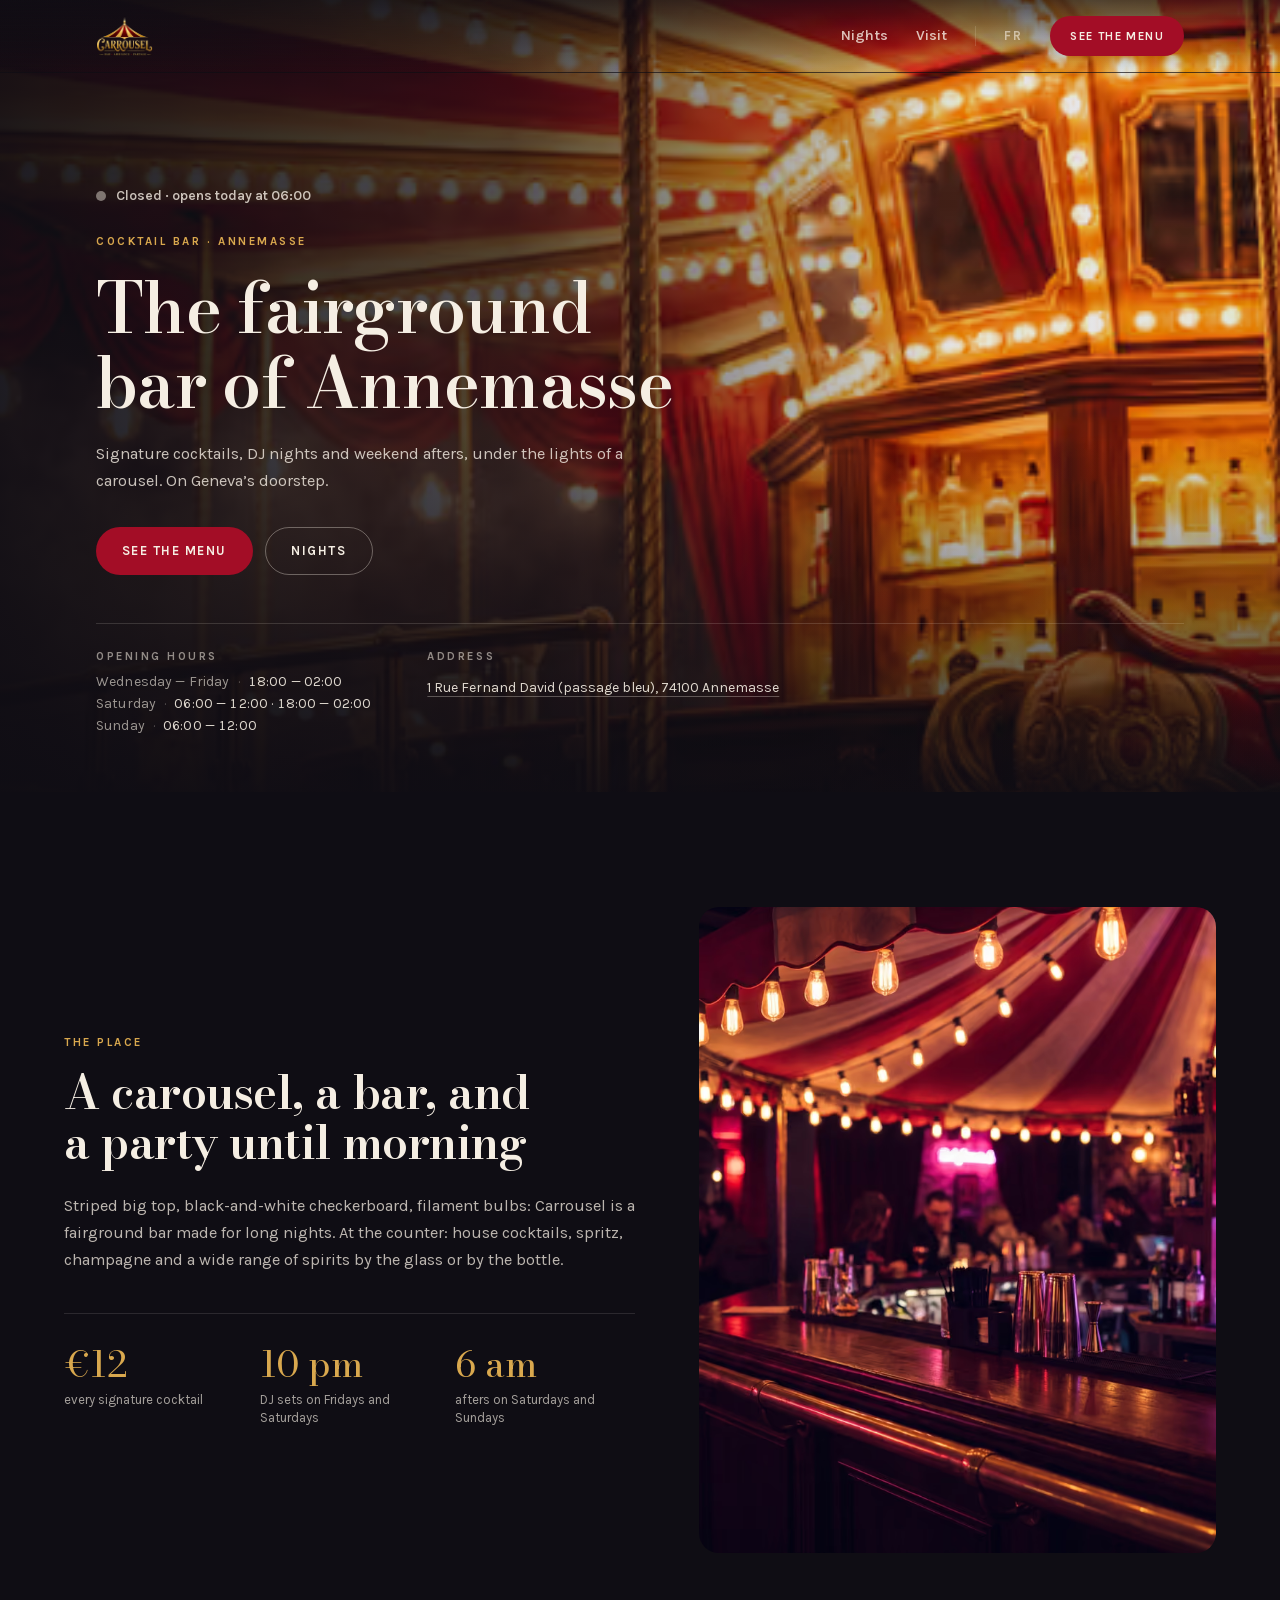
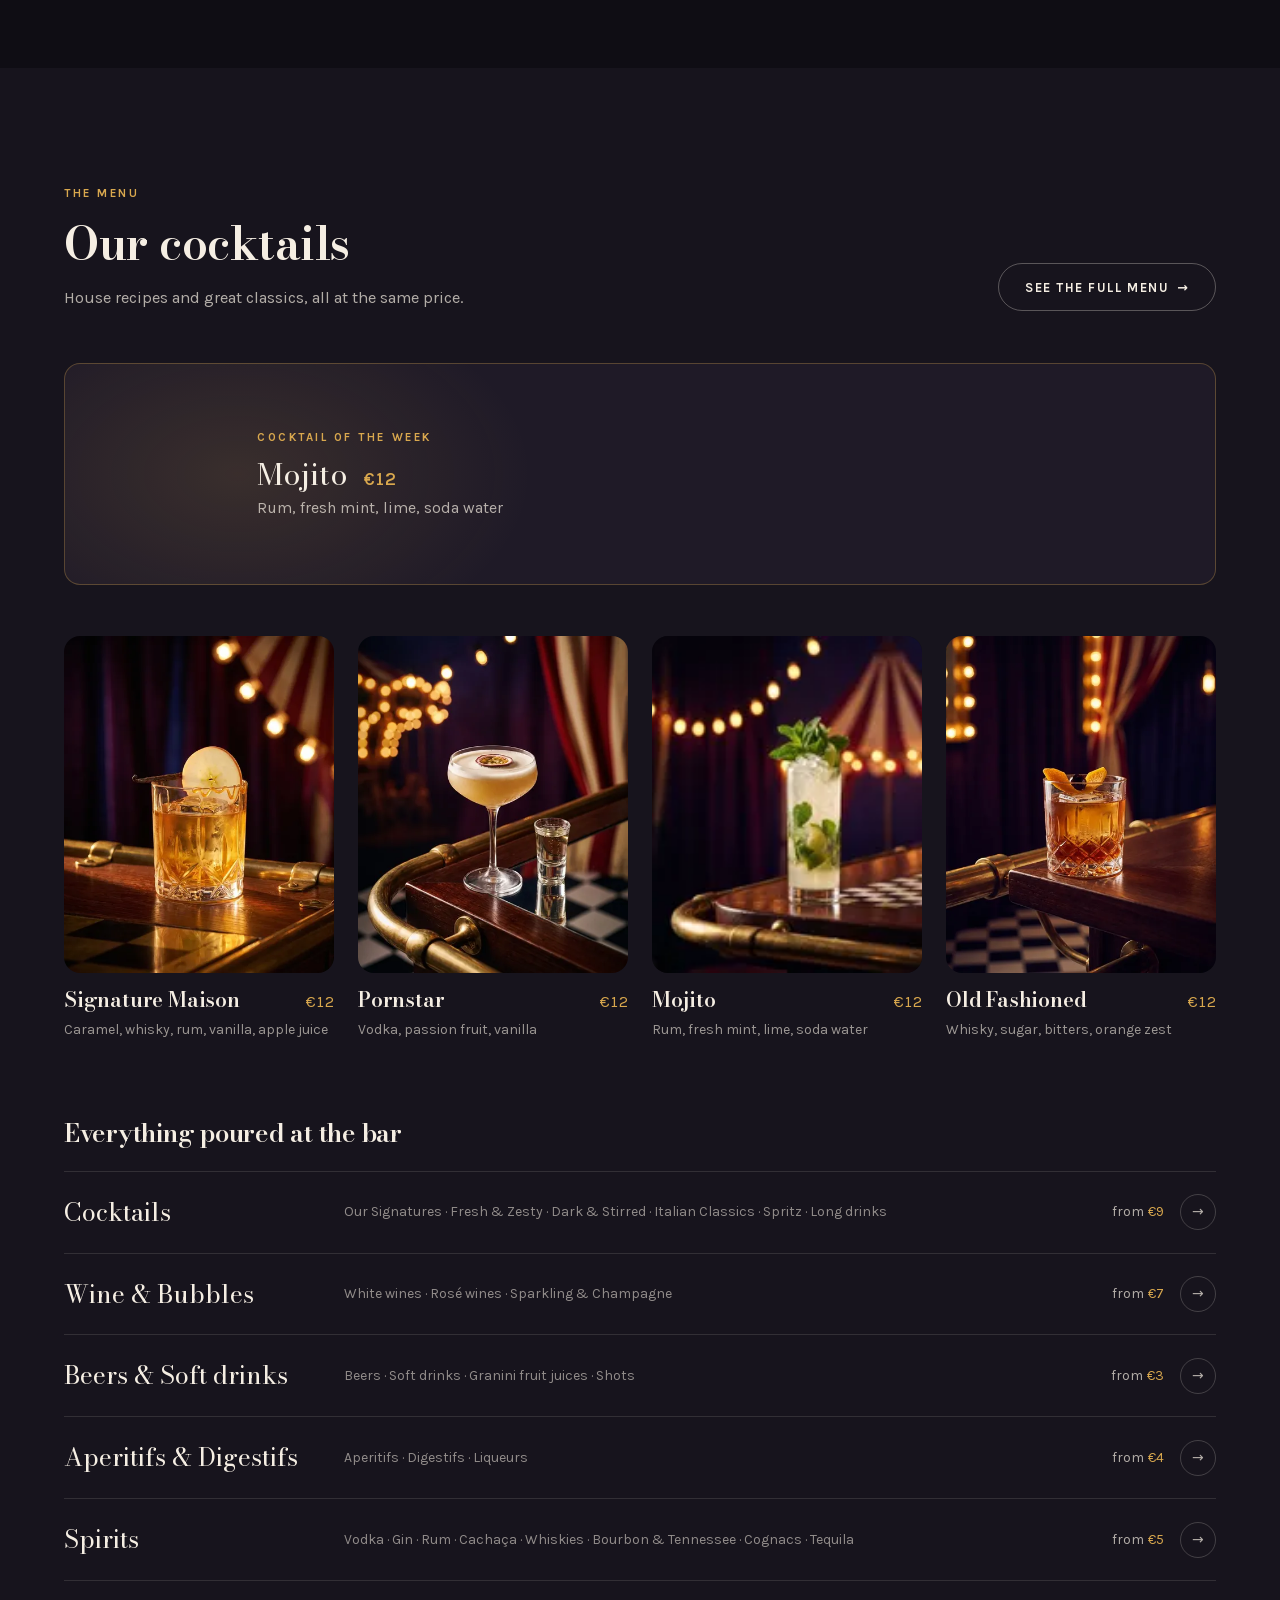
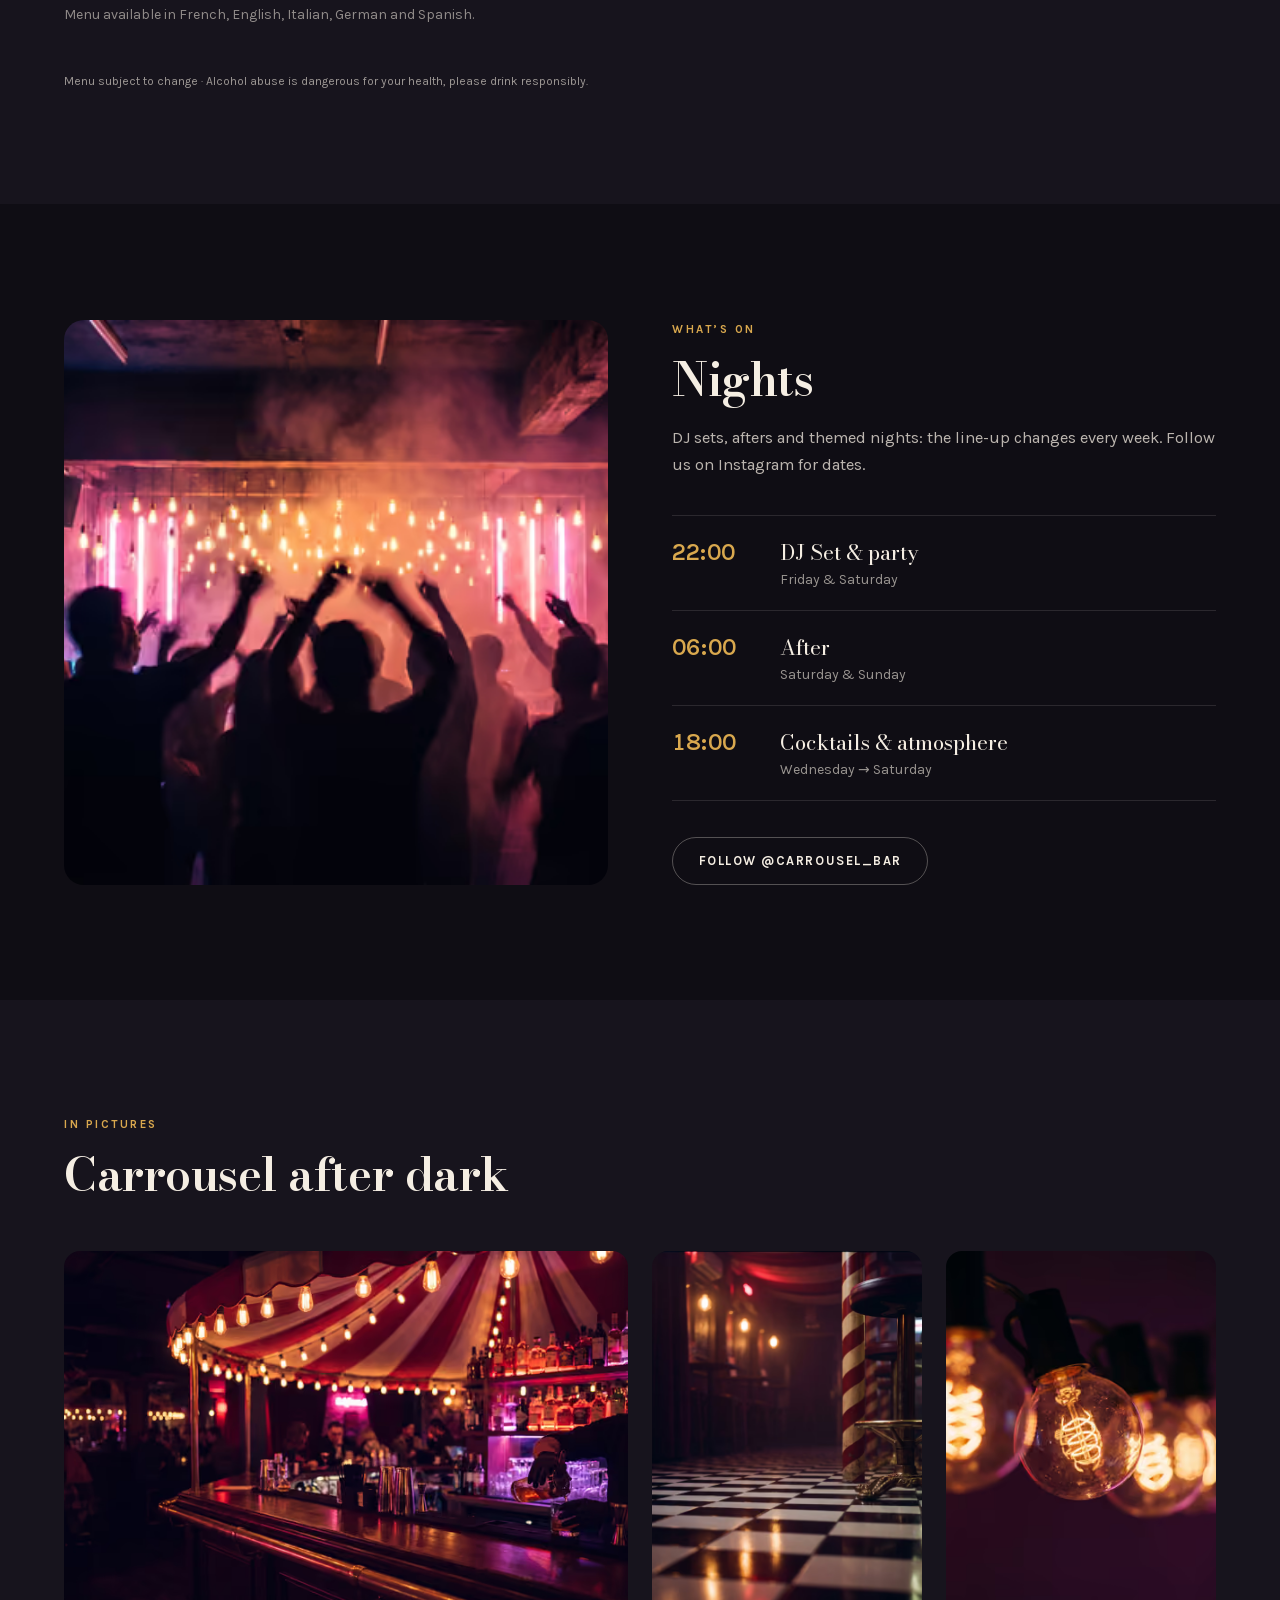
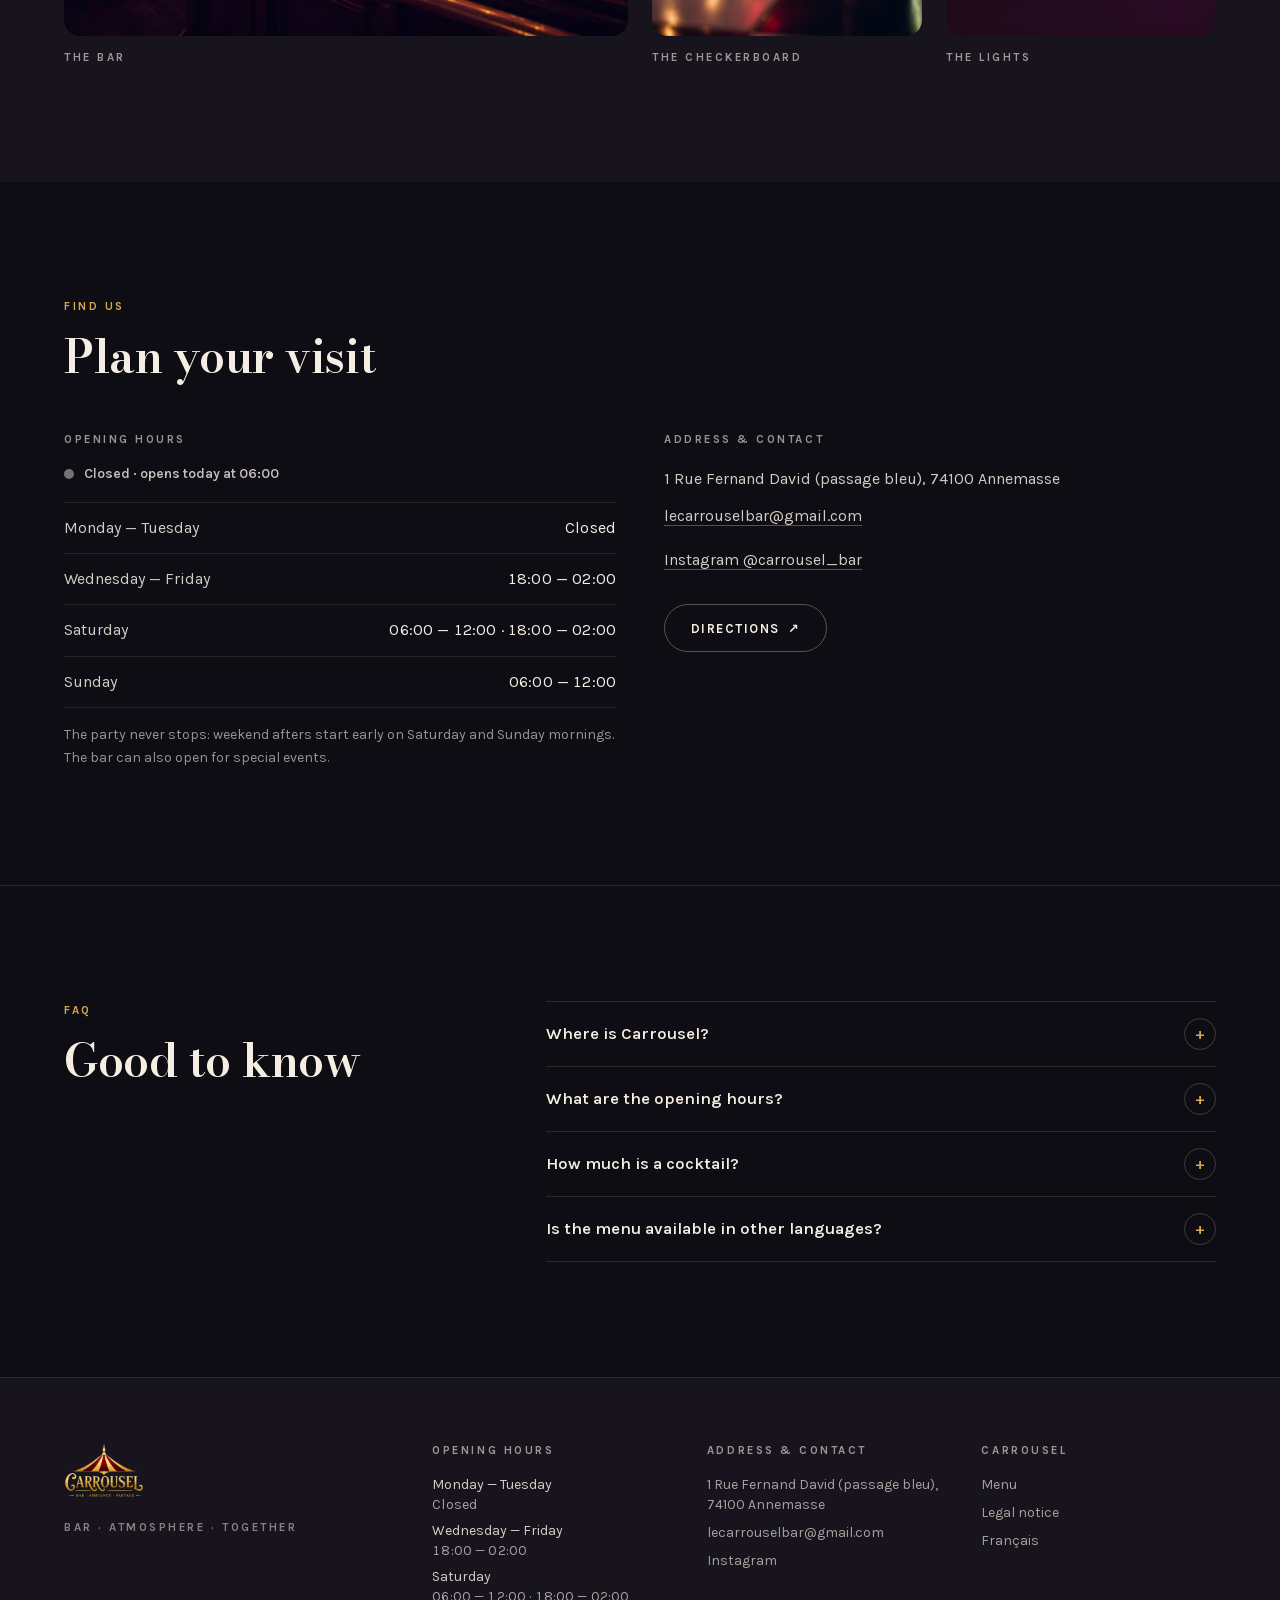
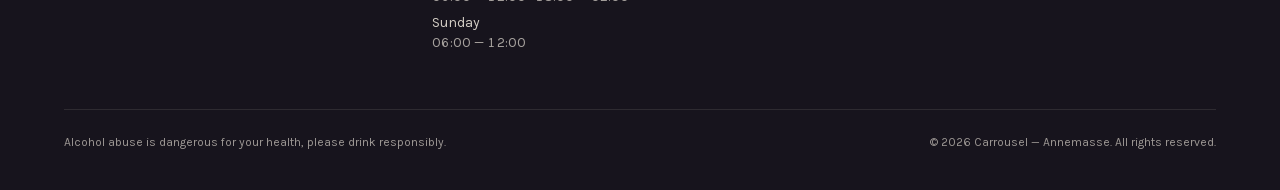
<file: en/index.html>
<!DOCTYPE html><html lang="en" class="bodoni_moda_bafb91ea-module__stlXZG__variable karla_78029e28-module__QQIApa__variable"><head><meta charSet="utf-8"/><meta name="viewport" content="width=device-width, initial-scale=1"/><link rel="preload" href="/_next/static/media/52b5d5098cb87ddd-s.p.3r2y_bth_sjsm.woff2" as="font" crossorigin="" type="font/woff2"/><link rel="preload" href="/_next/static/media/680aa1e827d679d2-s.p.42ymt1gosxo71.woff2" as="font" crossorigin="" type="font/woff2"/><link rel="preload" as="image" imageSrcSet="/brand/logo-240.webp 240w, /brand/logo-360.webp 360w, /brand/logo-480.webp 480w, /brand/logo-960.webp 960w" imageSizes="140px" fetchPriority="auto"/><link rel="preload" as="image" type="image/avif" fetchPriority="high" imageSrcSet="/ambiance/hero-portrait-480.avif 480w, /ambiance/hero-portrait-720.avif 720w, /ambiance/hero-portrait-1080.avif 1080w" imageSizes="100vw" media="(max-width: 768px)"/><link rel="preload" as="image" type="image/avif" fetchPriority="high" imageSrcSet="/ambiance/hero-640.avif 640w, /ambiance/hero-1024.avif 1024w, /ambiance/hero-1600.avif 1600w, /ambiance/hero-2200.avif 2200w" imageSizes="100vw" media="(min-width: 769px)"/><style data-precedence="next" data-href="/_next/static/chunks/0hyv037mlk93s.css">@layer properties{@supports (((-webkit-hyphens:none)) and (not (margin-trim:inline))) or ((-moz-orient:inline) and (not (color:rgb(from red r g b)))){*,:before,:after,::backdrop{--tw-translate-x:0;--tw-translate-y:0;--tw-translate-z:0;--tw-scale-x:1;--tw-scale-y:1;--tw-scale-z:1;--tw-space-y-reverse:0;--tw-divide-y-reverse:0;--tw-border-style:solid;--tw-gradient-position:initial;--tw-gradient-from:#0000;--tw-gradient-via:#0000;--tw-gradient-to:#0000;--tw-gradient-stops:initial;--tw-gradient-via-stops:initial;--tw-gradient-from-position:0%;--tw-gradient-via-position:50%;--tw-gradient-to-position:100%;--tw-leading:initial;--tw-font-weight:initial;--tw-tracking:initial;--tw-ordinal:initial;--tw-slashed-zero:initial;--tw-numeric-figure:initial;--tw-numeric-spacing:initial;--tw-numeric-fraction:initial;--tw-shadow:0 0 #0000;--tw-shadow-color:initial;--tw-shadow-alpha:100%;--tw-inset-shadow:0 0 #0000;--tw-inset-shadow-color:initial;--tw-inset-shadow-alpha:100%;--tw-ring-color:initial;--tw-ring-shadow:0 0 #0000;--tw-inset-ring-color:initial;--tw-inset-ring-shadow:0 0 #0000;--tw-ring-inset:initial;--tw-ring-offset-width:0px;--tw-ring-offset-color:#fff;--tw-ring-offset-shadow:0 0 #0000;--tw-blur:initial;--tw-brightness:initial;--tw-contrast:initial;--tw-grayscale:initial;--tw-hue-rotate:initial;--tw-invert:initial;--tw-opacity:initial;--tw-saturate:initial;--tw-sepia:initial;--tw-drop-shadow:initial;--tw-drop-shadow-color:initial;--tw-drop-shadow-alpha:100%;--tw-drop-shadow-size:initial;--tw-backdrop-blur:initial;--tw-backdrop-brightness:initial;--tw-backdrop-contrast:initial;--tw-backdrop-grayscale:initial;--tw-backdrop-hue-rotate:initial;--tw-backdrop-invert:initial;--tw-backdrop-opacity:initial;--tw-backdrop-saturate:initial;--tw-backdrop-sepia:initial;--tw-duration:initial;--tw-ease:initial}}}@layer theme{:root,:host{--font-sans:-apple-system, BlinkMacSystemFont, "Segoe UI", Roboto, "Helvetica Neue", "Noto Sans", Arial, sans-serif, "Apple Color Emoji", "Segoe UI Emoji", "Segoe UI Symbol", "Noto Color Emoji";--font-mono:ui-monospace, SFMono-Regular, Menlo, Monaco, Consolas, "Liberation Mono", "Courier New", monospace;--color-emerald-400:#00d294;--color-white:#fff;--spacing:.25rem;--container-sm:24rem;--container-md:28rem;--container-lg:32rem;--container-xl:36rem;--container-2xl:42rem;--container-3xl:48rem;--container-4xl:56rem;--container-5xl:64rem;--container-6xl:72rem;--text-xs:.75rem;--text-xs--line-height:calc(1 / .75);--text-sm:.875rem;--text-sm--line-height:calc(1.25 / .875);--text-base:1rem;--text-base--line-height:calc(1.5 / 1);--text-lg:1.125rem;--text-lg--line-height:calc(1.75 / 1.125);--text-2xl:1.5rem;--text-2xl--line-height:calc(2 / 1.5);--font-weight-normal:400;--font-weight-semibold:600;--font-weight-bold:700;--leading-tight:1.25;--leading-snug:1.375;--leading-relaxed:1.625;--radius-lg:.5rem;--radius-xl:.75rem;--radius-2xl:1rem;--animate-ping:ping 1s cubic-bezier(0, 0, .2, 1) infinite;--blur-md:12px;--default-transition-duration:.15s;--default-transition-timing-function:cubic-bezier(.4, 0, .2, 1);--default-font-family:var(--font-sans);--default-mono-font-family:var(--font-mono);--color-nuit:#0f0d14;--color-nuit-2:#17141d;--color-velours:#1f1a27;--color-or:#d9a84e;--color-or-clair:#edc97e;--color-rouge:#c8102e;--color-rouge-2:#a30d26;--color-creme:#f5eee3;--font-display:var(--ff-display), "Bodoni 72", Didot, Georgia, serif;--font-body:var(--ff-body), system-ui, -apple-system, "Segoe UI", sans-serif;--text-display-xl:clamp(2.6rem, 5.4vw, 5rem);--text-display-l:clamp(2rem, 3.6vw, 3.1rem);--text-display-m:clamp(1.35rem, 2vw, 1.65rem);--text-body-l:clamp(1.03rem, 1.2vw, 1.14rem);--space-section:clamp(4.5rem, 9vw, 8rem);--space-head:clamp(2rem, 4vw, 3.25rem);--ease-ride:cubic-bezier(.22, 1, .36, 1)}@supports (color:lab(0% 0 0)){:root,:host{--color-emerald-400:lab(75.0771% -60.7313 19.4146)}}}@layer base{*,:after,:before,::backdrop{box-sizing:border-box;border:0 solid;margin:0;padding:0}::file-selector-button{box-sizing:border-box;border:0 solid;margin:0;padding:0}html,:host{-webkit-text-size-adjust:100%;tab-size:4;line-height:1.5;font-family:var(--default-font-family,-apple-system, BlinkMacSystemFont, "Segoe UI", Roboto, "Helvetica Neue", "Noto Sans", Arial, sans-serif, "Apple Color Emoji", "Segoe UI Emoji", "Segoe UI Symbol", "Noto Color Emoji");font-feature-settings:var(--default-font-feature-settings,normal);font-variation-settings:var(--default-font-variation-settings,normal);-webkit-tap-highlight-color:transparent}hr{height:0;color:inherit;border-top-width:1px}abbr:where([title]){-webkit-text-decoration:underline dotted;text-decoration:underline dotted}h1,h2,h3,h4,h5,h6{font-size:inherit;font-weight:inherit}a{color:inherit;-webkit-text-decoration:inherit;-webkit-text-decoration:inherit;-webkit-text-decoration:inherit;-webkit-text-decoration:inherit;text-decoration:inherit}b,strong{font-weight:bolder}code,kbd,samp,pre{font-family:var(--default-mono-font-family,ui-monospace, SFMono-Regular, Menlo, Monaco, Consolas, "Liberation Mono", "Courier New", monospace);font-feature-settings:var(--default-mono-font-feature-settings,normal);font-variation-settings:var(--default-mono-font-variation-settings,normal);font-size:1em}small{font-size:80%}sub,sup{vertical-align:baseline;font-size:75%;line-height:0;position:relative}sub{bottom:-.25em}sup{top:-.5em}table{text-indent:0;border-color:inherit;border-collapse:collapse}:-moz-focusring:where(:not(iframe)){outline:auto}progress{vertical-align:baseline}summary{display:list-item}ol,ul,menu{list-style:none}img,svg,video,canvas,audio,iframe,embed,object{vertical-align:middle;display:block}img,video{max-width:100%;height:auto}button,input,select,optgroup,textarea{font:inherit;font-feature-settings:inherit;font-variation-settings:inherit;letter-spacing:inherit;color:inherit;opacity:1;background-color:#0000;border-radius:0}::file-selector-button{font:inherit;font-feature-settings:inherit;font-variation-settings:inherit;letter-spacing:inherit;color:inherit;opacity:1;background-color:#0000;border-radius:0}:where(select:is([multiple],[size])) optgroup{font-weight:bolder}:where(select:is([multiple],[size])) optgroup option{padding-inline-start:20px}::file-selector-button{margin-inline-end:4px}::placeholder{opacity:1}@supports (not ((-webkit-appearance:-apple-pay-button))) or (contain-intrinsic-size:1px){::placeholder{color:currentColor}@supports (color:color-mix(in lab, red, red)){::placeholder{color:color-mix(in oklab, currentcolor 50%, transparent)}}}textarea{resize:vertical}::-webkit-search-decoration{-webkit-appearance:none}::-webkit-date-and-time-value{min-height:1lh;text-align:inherit}::-webkit-datetime-edit{display:inline-flex}::-webkit-datetime-edit-fields-wrapper{padding:0}::-webkit-datetime-edit{padding-block:0}::-webkit-datetime-edit-year-field{padding-block:0}::-webkit-datetime-edit-month-field{padding-block:0}::-webkit-datetime-edit-day-field{padding-block:0}::-webkit-datetime-edit-hour-field{padding-block:0}::-webkit-datetime-edit-minute-field{padding-block:0}::-webkit-datetime-edit-second-field{padding-block:0}::-webkit-datetime-edit-millisecond-field{padding-block:0}::-webkit-datetime-edit-meridiem-field{padding-block:0}::-webkit-calendar-picker-indicator{line-height:1}:-moz-ui-invalid{box-shadow:none}button,input:where([type=button],[type=reset],[type=submit]){appearance:button}::file-selector-button{appearance:button}::-webkit-inner-spin-button{height:auto}::-webkit-outer-spin-button{height:auto}[hidden]:where(:not([hidden=until-found])){display:none!important}html{-webkit-text-size-adjust:100%;scroll-behavior:smooth;scroll-padding-top:5rem;overflow-x:clip}body{background-color:var(--color-nuit);color:var(--color-creme);font-family:var(--font-body);-webkit-font-smoothing:antialiased;text-rendering:optimizelegibility;font-size:1rem;line-height:1.65;overflow-x:clip}h1,h2,h3,h4{font-family:var(--font-display);letter-spacing:-.01em;font-weight:600;line-height:1.08}p{text-wrap:pretty}h1,h2{text-wrap:balance}::selection{background-color:var(--color-or);color:var(--color-nuit)}:focus-visible{outline:2px solid var(--color-or);outline-offset:3px;border-radius:4px}img,video{max-width:100%;display:block}picture{display:contents}}@layer components;@layer utilities{.pointer-events-none{pointer-events:none}.visible{visibility:visible}.sr-only{clip-path:inset(50%);white-space:nowrap;border-width:0;width:1px;height:1px;margin:-1px;padding:0;position:absolute;overflow:hidden}.absolute{position:absolute}.fixed{position:fixed}.relative{position:relative}.sticky{position:sticky}.inset-0{inset:0}.inset-x-0{inset-inline:0}.top-0{top:0}.top-16{top:calc(var(--spacing) * 16)}.right-5{right:calc(var(--spacing) * 5)}.bottom-0{bottom:0}.bottom-5{bottom:calc(var(--spacing) * 5)}.bottom-24{bottom:calc(var(--spacing) * 24)}.left-1\/2{left:50%}.isolate{isolation:isolate}.-z-10{z-index:calc(10 * -1)}.-z-20{z-index:calc(20 * -1)}.z-10{z-index:10}.z-30{z-index:30}.z-40{z-index:40}.z-50{z-index:50}.col-span-1{grid-column:span 1/span 1}.col-span-2{grid-column:span 2/span 2}.row-start-2{grid-row-start:2}.mx-auto{margin-inline:auto}.mt-\(--space-head\){margin-top:var(--space-head)}.mt-0\.5{margin-top:calc(var(--spacing) * .5)}.mt-1{margin-top:var(--spacing)}.mt-1\.5{margin-top:calc(var(--spacing) * 1.5)}.mt-2{margin-top:calc(var(--spacing) * 2)}.mt-3{margin-top:calc(var(--spacing) * 3)}.mt-4{margin-top:calc(var(--spacing) * 4)}.mt-5{margin-top:calc(var(--spacing) * 5)}.mt-6{margin-top:calc(var(--spacing) * 6)}.mt-7{margin-top:calc(var(--spacing) * 7)}.mt-8{margin-top:calc(var(--spacing) * 8)}.mt-9{margin-top:calc(var(--spacing) * 9)}.mt-10{margin-top:calc(var(--spacing) * 10)}.mt-12{margin-top:calc(var(--spacing) * 12)}.mt-14{margin-top:calc(var(--spacing) * 14)}.mt-20{margin-top:calc(var(--spacing) * 20)}.-mr-2{margin-right:calc(var(--spacing) * -2)}.mb-1{margin-bottom:var(--spacing)}.mb-3{margin-bottom:calc(var(--spacing) * 3)}.mb-4{margin-bottom:calc(var(--spacing) * 4)}.mb-5{margin-bottom:calc(var(--spacing) * 5)}.mb-6{margin-bottom:calc(var(--spacing) * 6)}.mb-11{margin-bottom:calc(var(--spacing) * 11)}.mb-12{margin-bottom:calc(var(--spacing) * 12)}.ml-auto{margin-left:auto}.btn{min-height:3rem;font-family:var(--font-body);letter-spacing:.12em;text-transform:uppercase;transition:background-color .2s, color .2s, border-color .2s, transform .2s var(--ease-ride);border-radius:999px;justify-content:center;align-items:center;gap:.5rem;padding-inline:1.6rem;font-size:.8rem;font-weight:700;display:inline-flex}.block{display:block}.flex{display:flex}.grid{display:grid}.hidden{display:none}.inline{display:inline}.inline-flex{display:inline-flex}.table{display:table}.aspect-\[4\/5\]{aspect-ratio:4/5}.size-1\.5{width:calc(var(--spacing) * 1.5);height:calc(var(--spacing) * 1.5)}.size-2\.5{width:calc(var(--spacing) * 2.5);height:calc(var(--spacing) * 2.5)}.size-5{width:calc(var(--spacing) * 5);height:calc(var(--spacing) * 5)}.size-6{width:calc(var(--spacing) * 6);height:calc(var(--spacing) * 6)}.size-8{width:calc(var(--spacing) * 8);height:calc(var(--spacing) * 8)}.size-9{width:calc(var(--spacing) * 9);height:calc(var(--spacing) * 9)}.size-11{width:calc(var(--spacing) * 11);height:calc(var(--spacing) * 11)}.size-12{width:calc(var(--spacing) * 12);height:calc(var(--spacing) * 12)}.size-24{width:calc(var(--spacing) * 24);height:calc(var(--spacing) * 24)}.size-\[5\.25rem\]{width:5.25rem;height:5.25rem}.h-0\.5{height:calc(var(--spacing) * .5)}.h-5{height:calc(var(--spacing) * 5)}.h-9{height:calc(var(--spacing) * 9)}.h-10{height:calc(var(--spacing) * 10)}.h-11{height:calc(var(--spacing) * 11)}.h-12{height:calc(var(--spacing) * 12)}.h-14{height:calc(var(--spacing) * 14)}.h-16{height:calc(var(--spacing) * 16)}.h-auto{height:auto}.h-full{height:100%}.max-h-28{max-height:calc(var(--spacing) * 28)}.min-h-6{min-height:calc(var(--spacing) * 6)}.min-h-9{min-height:calc(var(--spacing) * 9)}.min-h-10{min-height:calc(var(--spacing) * 10)}.min-h-11{min-height:calc(var(--spacing) * 11)}.min-h-14{min-height:calc(var(--spacing) * 14)}.min-h-16{min-height:calc(var(--spacing) * 16)}.min-h-20{min-height:calc(var(--spacing) * 20)}.min-h-\[11\.5rem\]{min-height:11.5rem}.min-h-\[26rem\]{min-height:26rem}.min-h-\[70vh\]{min-height:70vh}.min-h-\[92svh\]{min-height:92svh}.min-h-dvh{min-height:100dvh}.w-6{width:calc(var(--spacing) * 6)}.w-12{width:calc(var(--spacing) * 12)}.w-28{width:calc(var(--spacing) * 28)}.w-36{width:calc(var(--spacing) * 36)}.w-\[82\%\]{width:82%}.w-auto{width:auto}.w-full{width:100%}.w-px{width:1px}.max-w-2xl{max-width:var(--container-2xl)}.max-w-3xl{max-width:var(--container-3xl)}.max-w-4xl{max-width:var(--container-4xl)}.max-w-5xl{max-width:var(--container-5xl)}.max-w-6xl{max-width:var(--container-6xl)}.max-w-\[27rem\]{max-width:27rem}.max-w-\[90rem\]{max-width:90rem}.max-w-lg{max-width:var(--container-lg)}.max-w-md{max-width:var(--container-md)}.max-w-prose{max-width:65ch}.max-w-sm{max-width:var(--container-sm)}.max-w-xl{max-width:var(--container-xl)}.min-w-0{min-width:0}.min-w-10{min-width:calc(var(--spacing) * 10)}.min-w-11{min-width:calc(var(--spacing) * 11)}.min-w-\[9rem\]{min-width:9rem}.flex-1{flex:1}.shrink-0{flex-shrink:0}.-translate-x-1\/2{--tw-translate-x:calc(calc(1 / 2 * 100%) * -1);translate:var(--tw-translate-x) var(--tw-translate-y)}.-translate-y-\[7px\]{--tw-translate-y:calc(7px * -1);translate:var(--tw-translate-x) var(--tw-translate-y)}.translate-y-0{--tw-translate-y:0px;translate:var(--tw-translate-x) var(--tw-translate-y)}.translate-y-3{--tw-translate-y:calc(var(--spacing) * 3);translate:var(--tw-translate-x) var(--tw-translate-y)}.translate-y-\[7px\]{--tw-translate-y:7px;translate:var(--tw-translate-x) var(--tw-translate-y)}.scale-110{--tw-scale-x:110%;--tw-scale-y:110%;--tw-scale-z:110%;scale:var(--tw-scale-x) var(--tw-scale-y)}.-rotate-45{rotate:-45deg}.rotate-45{rotate:45deg}.animate-ping{animation:var(--animate-ping)}.cursor-pointer{cursor:pointer}.scroll-mt-24{scroll-margin-top:calc(var(--spacing) * 24)}.\[scrollbar-width\:none\]{scrollbar-width:none}.list-disc{list-style-type:disc}.list-none{list-style-type:none}.columns-1{columns:1}.break-inside-avoid{break-inside:avoid}.grid-cols-2{grid-template-columns:repeat(2,minmax(0,1fr))}.grid-cols-3{grid-template-columns:repeat(3,minmax(0,1fr))}.grid-cols-\[1fr_auto\]{grid-template-columns:1fr auto}.grid-cols-\[5\.5rem_1fr\]{grid-template-columns:5.5rem 1fr}.flex-col{flex-direction:column}.flex-wrap{flex-wrap:wrap}.place-items-center{place-items:center}.items-baseline{align-items:baseline}.items-center{align-items:center}.items-end{align-items:flex-end}.items-start{align-items:flex-start}.justify-between{justify-content:space-between}.justify-center{justify-content:center}.justify-end{justify-content:flex-end}.gap-0\.5{gap:calc(var(--spacing) * .5)}.gap-1{gap:var(--spacing)}.gap-1\.5{gap:calc(var(--spacing) * 1.5)}.gap-2{gap:calc(var(--spacing) * 2)}.gap-2\.5{gap:calc(var(--spacing) * 2.5)}.gap-3{gap:calc(var(--spacing) * 3)}.gap-4{gap:calc(var(--spacing) * 4)}.gap-5{gap:calc(var(--spacing) * 5)}.gap-6{gap:calc(var(--spacing) * 6)}.gap-7{gap:calc(var(--spacing) * 7)}.gap-10{gap:calc(var(--spacing) * 10)}.gap-12{gap:calc(var(--spacing) * 12)}.gap-\[5px\]{gap:5px}:where(.space-y-0\.5>:not(:last-child)){--tw-space-y-reverse:0;margin-block-start:calc(calc(var(--spacing) * .5) * var(--tw-space-y-reverse));margin-block-end:calc(calc(var(--spacing) * .5) * calc(1 - var(--tw-space-y-reverse)))}:where(.space-y-1>:not(:last-child)){--tw-space-y-reverse:0;margin-block-start:calc(var(--spacing) * var(--tw-space-y-reverse));margin-block-end:calc(var(--spacing) * calc(1 - var(--tw-space-y-reverse)))}:where(.space-y-1\.5>:not(:last-child)){--tw-space-y-reverse:0;margin-block-start:calc(calc(var(--spacing) * 1.5) * var(--tw-space-y-reverse));margin-block-end:calc(calc(var(--spacing) * 1.5) * calc(1 - var(--tw-space-y-reverse)))}:where(.space-y-2>:not(:last-child)){--tw-space-y-reverse:0;margin-block-start:calc(calc(var(--spacing) * 2) * var(--tw-space-y-reverse));margin-block-end:calc(calc(var(--spacing) * 2) * calc(1 - var(--tw-space-y-reverse)))}:where(.space-y-3>:not(:last-child)){--tw-space-y-reverse:0;margin-block-start:calc(calc(var(--spacing) * 3) * var(--tw-space-y-reverse));margin-block-end:calc(calc(var(--spacing) * 3) * calc(1 - var(--tw-space-y-reverse)))}:where(.space-y-4>:not(:last-child)){--tw-space-y-reverse:0;margin-block-start:calc(calc(var(--spacing) * 4) * var(--tw-space-y-reverse));margin-block-end:calc(calc(var(--spacing) * 4) * calc(1 - var(--tw-space-y-reverse)))}:where(.space-y-6>:not(:last-child)){--tw-space-y-reverse:0;margin-block-start:calc(calc(var(--spacing) * 6) * var(--tw-space-y-reverse));margin-block-end:calc(calc(var(--spacing) * 6) * calc(1 - var(--tw-space-y-reverse)))}.gap-x-3{column-gap:calc(var(--spacing) * 3)}.gap-x-4{column-gap:calc(var(--spacing) * 4)}.gap-x-5{column-gap:calc(var(--spacing) * 5)}.gap-x-6{column-gap:calc(var(--spacing) * 6)}.gap-y-1{row-gap:var(--spacing)}.gap-y-4{row-gap:calc(var(--spacing) * 4)}.gap-y-7{row-gap:calc(var(--spacing) * 7)}.gap-y-8{row-gap:calc(var(--spacing) * 8)}:where(.divide-y>:not(:last-child)){--tw-divide-y-reverse:0;border-bottom-style:var(--tw-border-style);border-top-style:var(--tw-border-style);border-top-width:calc(1px * var(--tw-divide-y-reverse));border-bottom-width:calc(1px * calc(1 - var(--tw-divide-y-reverse)))}:where(.divide-\[\#efe3d5\]>:not(:last-child)){border-color:#efe3d5}:where(.divide-creme\/10>:not(:last-child)){border-color:#f5eee31a}@supports (color:color-mix(in lab, red, red)){:where(.divide-creme\/10>:not(:last-child)){border-color:color-mix(in oklab, var(--color-creme) 10%, transparent)}}:where(.divide-creme\/12>:not(:last-child)){border-color:#f5eee31f}@supports (color:color-mix(in lab, red, red)){:where(.divide-creme\/12>:not(:last-child)){border-color:color-mix(in oklab, var(--color-creme) 12%, transparent)}}.self-start{align-self:flex-start}.overflow-hidden{overflow:hidden}.overflow-x-auto{overflow-x:auto}.overflow-y-auto{overflow-y:auto}.rounded{border-radius:.25rem}.rounded-2xl{border-radius:var(--radius-2xl)}.rounded-\[1\.1rem\]{border-radius:1.1rem}.rounded-\[1\.5rem\]{border-radius:1.5rem}.rounded-\[1\.25rem\]{border-radius:1.25rem}.rounded-full{border-radius:3.40282e38px}.rounded-lg{border-radius:var(--radius-lg)}.rounded-xl{border-radius:var(--radius-xl)}.border{border-style:var(--tw-border-style);border-width:1px}.border-y{border-block-style:var(--tw-border-style);border-block-width:1px}.border-t{border-top-style:var(--tw-border-style);border-top-width:1px}.border-b{border-bottom-style:var(--tw-border-style);border-bottom-width:1px}.border-\[\#d8c3b0\]{border-color:#d8c3b0}.border-\[\#e5b3b3\]{border-color:#e5b3b3}.border-\[\#e6d6c4\]{border-color:#e6d6c4}.border-\[\#efe3d5\]{border-color:#efe3d5}.border-\[\#f5eee3\]\/40{border-color:#f5eee366;border-color:lab(94.4258% 1.05104 6.22194/.4)}.border-creme{border-color:var(--color-creme)}.border-creme\/10{border-color:#f5eee31a}@supports (color:color-mix(in lab, red, red)){.border-creme\/10{border-color:color-mix(in oklab, var(--color-creme) 10%, transparent)}}.border-creme\/12{border-color:#f5eee31f}@supports (color:color-mix(in lab, red, red)){.border-creme\/12{border-color:color-mix(in oklab, var(--color-creme) 12%, transparent)}}.border-creme\/15{border-color:#f5eee326}@supports (color:color-mix(in lab, red, red)){.border-creme\/15{border-color:color-mix(in oklab, var(--color-creme) 15%, transparent)}}.border-creme\/20{border-color:#f5eee333}@supports (color:color-mix(in lab, red, red)){.border-creme\/20{border-color:color-mix(in oklab, var(--color-creme) 20%, transparent)}}.border-creme\/25{border-color:#f5eee340}@supports (color:color-mix(in lab, red, red)){.border-creme\/25{border-color:color-mix(in oklab, var(--color-creme) 25%, transparent)}}.border-creme\/30{border-color:#f5eee34d}@supports (color:color-mix(in lab, red, red)){.border-creme\/30{border-color:color-mix(in oklab, var(--color-creme) 30%, transparent)}}.border-creme\/35{border-color:#f5eee359}@supports (color:color-mix(in lab, red, red)){.border-creme\/35{border-color:color-mix(in oklab, var(--color-creme) 35%, transparent)}}.border-current\/30{border-color:currentColor}@supports (color:color-mix(in lab, red, red)){.border-current\/30{border-color:color-mix(in oklab, currentcolor 30%, transparent)}}.border-or-clair\/30{border-color:#edc97e4d}@supports (color:color-mix(in lab, red, red)){.border-or-clair\/30{border-color:color-mix(in oklab, var(--color-or-clair) 30%, transparent)}}.border-or-clair\/45{border-color:#edc97e73}@supports (color:color-mix(in lab, red, red)){.border-or-clair\/45{border-color:color-mix(in oklab, var(--color-or-clair) 45%, transparent)}}.border-or\/30{border-color:#d9a84e4d}@supports (color:color-mix(in lab, red, red)){.border-or\/30{border-color:color-mix(in oklab, var(--color-or) 30%, transparent)}}.border-or\/40{border-color:#d9a84e66}@supports (color:color-mix(in lab, red, red)){.border-or\/40{border-color:color-mix(in oklab, var(--color-or) 40%, transparent)}}.border-transparent{border-color:#0000}.\!bg-\[\#f6efe4\]{background-color:#f6efe4!important}.bg-\[\#1f7a4a\]{background-color:#1f7a4a}.bg-\[\#4f0a13\]{background-color:#4f0a13}.bg-\[\#5c0c16\]{background-color:#5c0c16}.bg-\[\#5c0c16\]\/40{background-color:#5c0c1666;background-color:lab(18.7716% 35.6118 18.0702/.4)}.bg-\[\#5c0c16\]\/55{background-color:#5c0c168c;background-color:lab(18.7716% 35.6118 18.0702/.55)}.bg-\[\#5c0c16\]\/60{background-color:#5c0c1699;background-color:lab(18.7716% 35.6118 18.0702/.6)}.bg-\[\#5c0c16\]\/75{background-color:#5c0c16bf;background-color:lab(18.7716% 35.6118 18.0702/.75)}.bg-\[\#5c0c16\]\/95{background-color:#5c0c16f2;background-color:lab(18.7716% 35.6118 18.0702/.95)}.bg-\[\#7c111d\]{background-color:#7c111d}.bg-\[\#63101a\]\/92{background-color:#63101aeb;background-color:lab(20.8666% 36.8631 18.2173/.92)}.bg-\[\#a3121f\]{background-color:#a3121f}.bg-\[\#eee3d6\]{background-color:#eee3d6}.bg-\[\#f3e2cf\]{background-color:#f3e2cf}.bg-\[\#f3e9dd\]{background-color:#f3e9dd}.bg-\[\#f5eee3\]{background-color:#f5eee3}.bg-\[\#faf5ee\]{background-color:#faf5ee}.bg-\[\#fbe0e0\]{background-color:#fbe0e0}.bg-\[\#fdebc8\]{background-color:#fdebc8}.bg-creme{background-color:var(--color-creme)}.bg-creme\/15{background-color:#f5eee326}@supports (color:color-mix(in lab, red, red)){.bg-creme\/15{background-color:color-mix(in oklab, var(--color-creme) 15%, transparent)}}.bg-creme\/45{background-color:#f5eee373}@supports (color:color-mix(in lab, red, red)){.bg-creme\/45{background-color:color-mix(in oklab, var(--color-creme) 45%, transparent)}}.bg-current\/15{background-color:currentColor}@supports (color:color-mix(in lab, red, red)){.bg-current\/15{background-color:color-mix(in oklab, currentcolor 15%, transparent)}}.bg-emerald-400{background-color:var(--color-emerald-400)}.bg-emerald-400\/60{background-color:#00d29499}@supports (color:color-mix(in lab, red, red)){.bg-emerald-400\/60{background-color:color-mix(in oklab, var(--color-emerald-400) 60%, transparent)}}.bg-nuit{background-color:var(--color-nuit)}.bg-nuit-2{background-color:var(--color-nuit-2)}.bg-nuit\/90{background-color:#0f0d14e6}@supports (color:color-mix(in lab, red, red)){.bg-nuit\/90{background-color:color-mix(in oklab, var(--color-nuit) 90%, transparent)}}.bg-or{background-color:var(--color-or)}.bg-or\/10{background-color:#d9a84e1a}@supports (color:color-mix(in lab, red, red)){.bg-or\/10{background-color:color-mix(in oklab, var(--color-or) 10%, transparent)}}.bg-rouge-2{background-color:var(--color-rouge-2)}.bg-rouge\/15{background-color:#c8102e26}@supports (color:color-mix(in lab, red, red)){.bg-rouge\/15{background-color:color-mix(in oklab, var(--color-rouge) 15%, transparent)}}.bg-velours{background-color:var(--color-velours)}.bg-white{background-color:var(--color-white)}.bg-white\/60{background-color:#fff9}@supports (color:color-mix(in lab, red, red)){.bg-white\/60{background-color:color-mix(in oklab, var(--color-white) 60%, transparent)}}.bg-white\/95{background-color:#fffffff2}@supports (color:color-mix(in lab, red, red)){.bg-white\/95{background-color:color-mix(in oklab, var(--color-white) 95%, transparent)}}.bg-gradient-to-b{--tw-gradient-position:to bottom in oklab;background-image:linear-gradient(var(--tw-gradient-stops))}.bg-\[linear-gradient\(to_bottom\,rgba\(52\,5\,11\,0\.82\)\,rgba\(52\,5\,11\,0\.45\)_60\%\,transparent\)\]{background-image:linear-gradient(#34050bd1,#34050b73 60%,#0000)}.bg-\[linear-gradient\(to_top\,rgba\(15\,13\,20\,0\.96\)_15\%\,rgba\(15\,13\,20\,0\.55\)_60\%\,rgba\(15\,13\,20\,0\.25\)\)\]{background-image:linear-gradient(#0f0d1440,#0f0d148c 40%,#0f0d14f5 85%)}.bg-\[linear-gradient\(to_top\,rgba\(15\,13\,20\,0\.98\)_0\%\,rgba\(15\,13\,20\,0\.9\)_45\%\,rgba\(15\,13\,20\,0\.62\)_75\%\,rgba\(15\,13\,20\,0\.55\)_100\%\)\]{background-image:linear-gradient(#0f0d148c 0%,#0f0d149e 25%,#0f0d14e6 55%,#0f0d14fa 100%)}.bg-\[radial-gradient\(420px_260px_at_15\%_50\%\,rgba\(217\,168\,78\,0\.14\)\,transparent_70\%\)\]{background-image:radial-gradient(420px 260px at 15%,#d9a84e24,#0000 70%)}.from-nuit\/70{--tw-gradient-from:#0f0d14b3}@supports (color:color-mix(in lab, red, red)){.from-nuit\/70{--tw-gradient-from:color-mix(in oklab, var(--color-nuit) 70%, transparent)}}.from-nuit\/70{--tw-gradient-stops:var(--tw-gradient-via-stops,var(--tw-gradient-position), var(--tw-gradient-from) var(--tw-gradient-from-position), var(--tw-gradient-to) var(--tw-gradient-to-position))}.to-transparent{--tw-gradient-to:transparent;--tw-gradient-stops:var(--tw-gradient-via-stops,var(--tw-gradient-position), var(--tw-gradient-from) var(--tw-gradient-from-position), var(--tw-gradient-to) var(--tw-gradient-to-position))}.\[mask-image\:linear-gradient\(to_right\,\#000_88\%\,transparent\)\]{-webkit-mask-image:linear-gradient(90deg,#000 88%,#0000);mask-image:linear-gradient(90deg,#000 88%,#0000)}.object-cover{object-fit:cover}.object-\[65\%_center\]{object-position:65% center}.object-\[center_58\%\]{object-position:center 58%}.object-top{object-position:top}.p-0\.5{padding:calc(var(--spacing) * .5)}.p-1{padding:var(--spacing)}.p-3{padding:calc(var(--spacing) * 3)}.p-4{padding:calc(var(--spacing) * 4)}.p-6{padding:calc(var(--spacing) * 6)}.p-7{padding:calc(var(--spacing) * 7)}.px-2{padding-inline:calc(var(--spacing) * 2)}.px-3{padding-inline:calc(var(--spacing) * 3)}.px-4{padding-inline:calc(var(--spacing) * 4)}.px-5{padding-inline:calc(var(--spacing) * 5)}.py-0\.5{padding-block:calc(var(--spacing) * .5)}.py-1{padding-block:var(--spacing)}.py-2{padding-block:calc(var(--spacing) * 2)}.py-3{padding-block:calc(var(--spacing) * 3)}.py-3\.5{padding-block:calc(var(--spacing) * 3.5)}.py-4{padding-block:calc(var(--spacing) * 4)}.py-5{padding-block:calc(var(--spacing) * 5)}.py-6{padding-block:calc(var(--spacing) * 6)}.py-10{padding-block:calc(var(--spacing) * 10)}.py-20{padding-block:calc(var(--spacing) * 20)}.section-y{padding-block:var(--space-section)}.pt-3{padding-top:calc(var(--spacing) * 3)}.pt-4{padding-top:calc(var(--spacing) * 4)}.pt-5{padding-top:calc(var(--spacing) * 5)}.pt-6{padding-top:calc(var(--spacing) * 6)}.pt-8{padding-top:calc(var(--spacing) * 8)}.pt-10{padding-top:calc(var(--spacing) * 10)}.pt-12{padding-top:calc(var(--spacing) * 12)}.pt-14{padding-top:calc(var(--spacing) * 14)}.pt-16{padding-top:calc(var(--spacing) * 16)}.pt-28{padding-top:calc(var(--spacing) * 28)}.pr-2{padding-right:calc(var(--spacing) * 2)}.pr-12{padding-right:calc(var(--spacing) * 12)}.pb-0\.5{padding-bottom:calc(var(--spacing) * .5)}.pb-1{padding-bottom:var(--spacing)}.pb-2{padding-bottom:calc(var(--spacing) * 2)}.pb-2\.5{padding-bottom:calc(var(--spacing) * 2.5)}.pb-4{padding-bottom:calc(var(--spacing) * 4)}.pb-6{padding-bottom:calc(var(--spacing) * 6)}.pb-10{padding-bottom:calc(var(--spacing) * 10)}.pb-12{padding-bottom:calc(var(--spacing) * 12)}.pb-16{padding-bottom:calc(var(--spacing) * 16)}.pb-24{padding-bottom:calc(var(--spacing) * 24)}.pb-40{padding-bottom:calc(var(--spacing) * 40)}.pl-5{padding-left:calc(var(--spacing) * 5)}.text-center{text-align:center}.text-left{text-align:left}.text-right{text-align:right}.kicker{font-family:var(--font-body);letter-spacing:.22em;text-transform:uppercase;font-size:.72rem;font-weight:700}.ticket-num{font-family:var(--font-body);font-variant-numeric:tabular-nums lining-nums;letter-spacing:.01em}.font-display{font-family:var(--font-display)}.text-2xl{font-size:var(--text-2xl);line-height:var(--tw-leading,var(--text-2xl--line-height))}.text-lg{font-size:var(--text-lg);line-height:var(--tw-leading,var(--text-lg--line-height))}.text-sm{font-size:var(--text-sm);line-height:var(--tw-leading,var(--text-sm--line-height))}.text-xs{font-size:var(--text-xs);line-height:var(--tw-leading,var(--text-xs--line-height))}.text-\[0\.6rem\]{font-size:.6rem}.text-\[0\.8rem\]{font-size:.8rem}.text-\[0\.9rem\]{font-size:.9rem}.text-\[0\.72rem\]{font-size:.72rem}.text-\[0\.75rem\]{font-size:.75rem}.text-\[0\.78rem\]{font-size:.78rem}.text-\[0\.82rem\]{font-size:.82rem}.text-\[0\.85rem\]{font-size:.85rem}.text-\[0\.88rem\]{font-size:.88rem}.text-\[0\.92rem\]{font-size:.92rem}.text-\[0\.95rem\]{font-size:.95rem}.text-\[0\.98rem\]{font-size:.98rem}.text-\[1\.1rem\]{font-size:1.1rem}.text-\[1\.02rem\]{font-size:1.02rem}.text-\[1\.2rem\]{font-size:1.2rem}.text-\[1\.3rem\]{font-size:1.3rem}.text-\[1\.05rem\]{font-size:1.05rem}.text-\[1\.6rem\]{font-size:1.6rem}.text-\[1\.7rem\]{font-size:1.7rem}.text-\[1\.8rem\]{font-size:1.8rem}.text-\[1\.12rem\]{font-size:1.12rem}.text-\[1\.15rem\]{font-size:1.15rem}.text-\[1\.25rem\]{font-size:1.25rem}.text-\[1\.28rem\]{font-size:1.28rem}.text-\[1\.35rem\]{font-size:1.35rem}.text-\[1\.55rem\]{font-size:1.55rem}.text-\[1rem\]{font-size:1rem}.text-\[16px\]{font-size:16px}.text-\[clamp\(1\.6rem\,3vw\,2\.3rem\)\]{font-size:clamp(1.6rem,3vw,2.3rem)}.text-\[clamp\(2\.2rem\,6vw\,3\.2rem\)\]{font-size:clamp(2.2rem,6vw,3.2rem)}.text-\[clamp\(3\.2rem\,11vw\,5\.6rem\)\]{font-size:clamp(3.2rem,11vw,5.6rem)}.text-body-l{font-size:var(--text-body-l)}.text-display-l{font-size:var(--text-display-l)}.text-display-m{font-size:var(--text-display-m)}.text-display-xl{font-size:var(--text-display-xl)}.leading-\[1\.12\]{--tw-leading:1.12;line-height:1.12}.leading-none{--tw-leading:1;line-height:1}.leading-relaxed{--tw-leading:var(--leading-relaxed);line-height:var(--leading-relaxed)}.leading-snug{--tw-leading:var(--leading-snug);line-height:var(--leading-snug)}.leading-tight{--tw-leading:var(--leading-tight);line-height:var(--leading-tight)}.font-bold{--tw-font-weight:var(--font-weight-bold);font-weight:var(--font-weight-bold)}.font-normal{--tw-font-weight:var(--font-weight-normal);font-weight:var(--font-weight-normal)}.font-semibold{--tw-font-weight:var(--font-weight-semibold);font-weight:var(--font-weight-semibold)}.tracking-\[0\.04em\]{--tw-tracking:.04em;letter-spacing:.04em}.tracking-\[0\.06em\]{--tw-tracking:.06em;letter-spacing:.06em}.tracking-\[0\.08em\]{--tw-tracking:.08em;letter-spacing:.08em}.tracking-\[0\.14em\]{--tw-tracking:.14em;letter-spacing:.14em}.\!text-\[\#2a0a12\]{color:#2a0a12!important}.text-\[\#2a0a12\]{color:#2a0a12}.text-\[\#4a3036\]{color:#4a3036}.text-\[\#5b1a24\]{color:#5b1a24}.text-\[\#5b4a45\]{color:#5b4a45}.text-\[\#6b4a4f\]{color:#6b4a4f}.text-\[\#7a4a00\]{color:#7a4a00}.text-\[\#7c111d\]{color:#7c111d}.text-\[\#8a7a70\]{color:#8a7a70}.text-\[\#8a1320\]{color:#8a1320}.text-\[\#a3121f\]{color:#a3121f}.text-\[\#f5eee3\]{color:#f5eee3}.text-\[\#f5eee3\]\/75{color:#f5eee3bf;color:lab(94.4258% 1.05104 6.22194/.75)}.text-\[\#f5eee3\]\/85{color:#f5eee3d9;color:lab(94.4258% 1.05104 6.22194/.85)}.text-\[var\(--carte-bg\)\]{color:var(--carte-bg)}.text-creme{color:var(--color-creme)}.text-creme\/30{color:#f5eee34d}@supports (color:color-mix(in lab, red, red)){.text-creme\/30{color:color-mix(in oklab, var(--color-creme) 30%, transparent)}}.text-creme\/35{color:#f5eee359}@supports (color:color-mix(in lab, red, red)){.text-creme\/35{color:color-mix(in oklab, var(--color-creme) 35%, transparent)}}.text-creme\/50{color:#f5eee380}@supports (color:color-mix(in lab, red, red)){.text-creme\/50{color:color-mix(in oklab, var(--color-creme) 50%, transparent)}}.text-creme\/55{color:#f5eee38c}@supports (color:color-mix(in lab, red, red)){.text-creme\/55{color:color-mix(in oklab, var(--color-creme) 55%, transparent)}}.text-creme\/60{color:#f5eee399}@supports (color:color-mix(in lab, red, red)){.text-creme\/60{color:color-mix(in oklab, var(--color-creme) 60%, transparent)}}.text-creme\/65{color:#f5eee3a6}@supports (color:color-mix(in lab, red, red)){.text-creme\/65{color:color-mix(in oklab, var(--color-creme) 65%, transparent)}}.text-creme\/70{color:#f5eee3b3}@supports (color:color-mix(in lab, red, red)){.text-creme\/70{color:color-mix(in oklab, var(--color-creme) 70%, transparent)}}.text-creme\/75{color:#f5eee3bf}@supports (color:color-mix(in lab, red, red)){.text-creme\/75{color:color-mix(in oklab, var(--color-creme) 75%, transparent)}}.text-creme\/80{color:#f5eee3cc}@supports (color:color-mix(in lab, red, red)){.text-creme\/80{color:color-mix(in oklab, var(--color-creme) 80%, transparent)}}.text-creme\/85{color:#f5eee3d9}@supports (color:color-mix(in lab, red, red)){.text-creme\/85{color:color-mix(in oklab, var(--color-creme) 85%, transparent)}}.text-creme\/90{color:#f5eee3e6}@supports (color:color-mix(in lab, red, red)){.text-creme\/90{color:color-mix(in oklab, var(--color-creme) 90%, transparent)}}.text-or{color:var(--color-or)}.text-or-clair{color:var(--color-or-clair)}.text-white{color:var(--color-white)}.uppercase{text-transform:uppercase}.italic{font-style:italic}.not-italic{font-style:normal}.tabular-nums{--tw-numeric-spacing:tabular-nums;font-variant-numeric:var(--tw-ordinal,) var(--tw-slashed-zero,) var(--tw-numeric-figure,) var(--tw-numeric-spacing,) var(--tw-numeric-fraction,)}.underline{text-decoration-line:underline}.decoration-creme\/30{text-decoration-color:#f5eee34d}@supports (color:color-mix(in lab, red, red)){.decoration-creme\/30{-webkit-text-decoration-color:color-mix(in oklab, var(--color-creme) 30%, transparent);-webkit-text-decoration-color:color-mix(in oklab, var(--color-creme) 30%, transparent);-webkit-text-decoration-color:color-mix(in oklab, var(--color-creme) 30%, transparent);text-decoration-color:color-mix(in oklab, var(--color-creme) 30%, transparent)}}.underline-offset-4{text-underline-offset:4px}.\[color-scheme\:dark\]{--lightningcss-light: ;--lightningcss-dark:initial;color-scheme:dark}.opacity-0{opacity:0}.opacity-70{opacity:.7}.opacity-100{opacity:1}.shadow-\[0_-8px_24px_rgba\(60\,20\,20\,0\.12\)\]{--tw-shadow:0 -8px 24px var(--tw-shadow-color,#3c14141f);box-shadow:var(--tw-inset-shadow), var(--tw-inset-ring-shadow), var(--tw-ring-offset-shadow), var(--tw-ring-shadow), var(--tw-shadow)}.shadow-\[0_1px_3px_rgba\(60\,20\,20\,0\.06\)\]{--tw-shadow:0 1px 3px var(--tw-shadow-color,#3c14140f);box-shadow:var(--tw-inset-shadow), var(--tw-inset-ring-shadow), var(--tw-ring-offset-shadow), var(--tw-ring-shadow), var(--tw-shadow)}.shadow-\[0_8px_24px_rgba\(0\,0\,0\,0\.5\)\]{--tw-shadow:0 8px 24px var(--tw-shadow-color,#00000080);box-shadow:var(--tw-inset-shadow), var(--tw-inset-ring-shadow), var(--tw-ring-offset-shadow), var(--tw-ring-shadow), var(--tw-shadow)}.shadow-\[0_10px_24px_-14px_rgba\(0\,0\,0\,0\.6\)\]{--tw-shadow:0 10px 24px -14px var(--tw-shadow-color,#0009);box-shadow:var(--tw-inset-shadow), var(--tw-inset-ring-shadow), var(--tw-ring-offset-shadow), var(--tw-ring-shadow), var(--tw-shadow)}.shadow-\[0_18px_36px_-16px_rgba\(0\,0\,0\,0\.65\)\]{--tw-shadow:0 18px 36px -16px var(--tw-shadow-color,#000000a6);box-shadow:var(--tw-inset-shadow), var(--tw-inset-ring-shadow), var(--tw-ring-offset-shadow), var(--tw-ring-shadow), var(--tw-shadow)}.shadow-\[0_18px_40px_-18px_rgba\(0\,0\,0\,0\.6\)\]{--tw-shadow:0 18px 40px -18px var(--tw-shadow-color,#0009);box-shadow:var(--tw-inset-shadow), var(--tw-inset-ring-shadow), var(--tw-ring-offset-shadow), var(--tw-ring-shadow), var(--tw-shadow)}.shadow-lg{--tw-shadow:0 10px 15px -3px var(--tw-shadow-color,#0000001a), 0 4px 6px -4px var(--tw-shadow-color,#0000001a);box-shadow:var(--tw-inset-shadow), var(--tw-inset-ring-shadow), var(--tw-ring-offset-shadow), var(--tw-ring-shadow), var(--tw-shadow)}.shadow-md{--tw-shadow:0 4px 6px -1px var(--tw-shadow-color,#0000001a), 0 2px 4px -2px var(--tw-shadow-color,#0000001a);box-shadow:var(--tw-inset-shadow), var(--tw-inset-ring-shadow), var(--tw-ring-offset-shadow), var(--tw-ring-shadow), var(--tw-shadow)}.ring-1{--tw-ring-shadow:var(--tw-ring-inset,) 0 0 0 calc(1px + var(--tw-ring-offset-width)) var(--tw-ring-color,currentcolor);box-shadow:var(--tw-inset-shadow), var(--tw-inset-ring-shadow), var(--tw-ring-offset-shadow), var(--tw-ring-shadow), var(--tw-shadow)}.ring-2{--tw-ring-shadow:var(--tw-ring-inset,) 0 0 0 calc(2px + var(--tw-ring-offset-width)) var(--tw-ring-color,currentcolor);box-shadow:var(--tw-inset-shadow), var(--tw-inset-ring-shadow), var(--tw-ring-offset-shadow), var(--tw-ring-shadow), var(--tw-shadow)}.ring-or-clair\/35{--tw-ring-color:#edc97e59}@supports (color:color-mix(in lab, red, red)){.ring-or-clair\/35{--tw-ring-color:color-mix(in oklab, var(--color-or-clair) 35%, transparent)}}.ring-or-clair\/55{--tw-ring-color:#edc97e8c}@supports (color:color-mix(in lab, red, red)){.ring-or-clair\/55{--tw-ring-color:color-mix(in oklab, var(--color-or-clair) 55%, transparent)}}.ring-offset-2{--tw-ring-offset-width:2px;--tw-ring-offset-shadow:var(--tw-ring-inset,) 0 0 0 var(--tw-ring-offset-width) var(--tw-ring-offset-color)}.ring-offset-\[var\(--carte-bg\)\]{--tw-ring-offset-color:var(--carte-bg)}.drop-shadow-\[0_2px_6px_rgba\(0\,0\,0\,0\.75\)\]{--tw-drop-shadow-size:drop-shadow(0 2px 6px var(--tw-drop-shadow-color,#000000bf));--tw-drop-shadow:var(--tw-drop-shadow-size);filter:var(--tw-blur,) var(--tw-brightness,) var(--tw-contrast,) var(--tw-grayscale,) var(--tw-hue-rotate,) var(--tw-invert,) var(--tw-saturate,) var(--tw-sepia,) var(--tw-drop-shadow,)}.drop-shadow-\[0_6px_14px_rgba\(0\,0\,0\,0\.25\)\]{--tw-drop-shadow-size:drop-shadow(0 6px 14px var(--tw-drop-shadow-color,#00000040));--tw-drop-shadow:var(--tw-drop-shadow-size);filter:var(--tw-blur,) var(--tw-brightness,) var(--tw-contrast,) var(--tw-grayscale,) var(--tw-hue-rotate,) var(--tw-invert,) var(--tw-saturate,) var(--tw-sepia,) var(--tw-drop-shadow,)}.drop-shadow-\[0_10px_18px_rgba\(0\,0\,0\,0\.35\)\]{--tw-drop-shadow-size:drop-shadow(0 10px 18px var(--tw-drop-shadow-color,#00000059));--tw-drop-shadow:var(--tw-drop-shadow-size);filter:var(--tw-blur,) var(--tw-brightness,) var(--tw-contrast,) var(--tw-grayscale,) var(--tw-hue-rotate,) var(--tw-invert,) var(--tw-saturate,) var(--tw-sepia,) var(--tw-drop-shadow,)}.backdrop-blur{--tw-backdrop-blur:blur(8px);-webkit-backdrop-filter:var(--tw-backdrop-blur,) var(--tw-backdrop-brightness,) var(--tw-backdrop-contrast,) var(--tw-backdrop-grayscale,) var(--tw-backdrop-hue-rotate,) var(--tw-backdrop-invert,) var(--tw-backdrop-opacity,) var(--tw-backdrop-saturate,) var(--tw-backdrop-sepia,);backdrop-filter:var(--tw-backdrop-blur,) var(--tw-backdrop-brightness,) var(--tw-backdrop-contrast,) var(--tw-backdrop-grayscale,) var(--tw-backdrop-hue-rotate,) var(--tw-backdrop-invert,) var(--tw-backdrop-opacity,) var(--tw-backdrop-saturate,) var(--tw-backdrop-sepia,)}.backdrop-blur-md{--tw-backdrop-blur:blur(var(--blur-md));-webkit-backdrop-filter:var(--tw-backdrop-blur,) var(--tw-backdrop-brightness,) var(--tw-backdrop-contrast,) var(--tw-backdrop-grayscale,) var(--tw-backdrop-hue-rotate,) var(--tw-backdrop-invert,) var(--tw-backdrop-opacity,) var(--tw-backdrop-saturate,) var(--tw-backdrop-sepia,);backdrop-filter:var(--tw-backdrop-blur,) var(--tw-backdrop-brightness,) var(--tw-backdrop-contrast,) var(--tw-backdrop-grayscale,) var(--tw-backdrop-hue-rotate,) var(--tw-backdrop-invert,) var(--tw-backdrop-opacity,) var(--tw-backdrop-saturate,) var(--tw-backdrop-sepia,)}.backdrop-filter{-webkit-backdrop-filter:var(--tw-backdrop-blur,) var(--tw-backdrop-brightness,) var(--tw-backdrop-contrast,) var(--tw-backdrop-grayscale,) var(--tw-backdrop-hue-rotate,) var(--tw-backdrop-invert,) var(--tw-backdrop-opacity,) var(--tw-backdrop-saturate,) var(--tw-backdrop-sepia,);backdrop-filter:var(--tw-backdrop-blur,) var(--tw-backdrop-brightness,) var(--tw-backdrop-contrast,) var(--tw-backdrop-grayscale,) var(--tw-backdrop-hue-rotate,) var(--tw-backdrop-invert,) var(--tw-backdrop-opacity,) var(--tw-backdrop-saturate,) var(--tw-backdrop-sepia,)}.transition-\[background-color\,border-color\]{transition-property:background-color,border-color;transition-timing-function:var(--tw-ease,var(--default-transition-timing-function));transition-duration:var(--tw-duration,var(--default-transition-duration))}.transition-all{transition-property:all;transition-timing-function:var(--tw-ease,var(--default-transition-timing-function));transition-duration:var(--tw-duration,var(--default-transition-duration))}.transition-colors{transition-property:color,background-color,border-color,outline-color,text-decoration-color,fill,stroke,--tw-gradient-from,--tw-gradient-via,--tw-gradient-to;transition-timing-function:var(--tw-ease,var(--default-transition-timing-function));transition-duration:var(--tw-duration,var(--default-transition-duration))}.transition-opacity{transition-property:opacity;transition-timing-function:var(--tw-ease,var(--default-transition-timing-function));transition-duration:var(--tw-duration,var(--default-transition-duration))}.transition-transform{transition-property:transform,translate,scale,rotate;transition-timing-function:var(--tw-ease,var(--default-transition-timing-function));transition-duration:var(--tw-duration,var(--default-transition-duration))}.duration-300{--tw-duration:.3s;transition-duration:.3s}.duration-700{--tw-duration:.7s;transition-duration:.7s}.ease-\(--ease-ride\){--tw-ease:var(--ease-ride);transition-timing-function:var(--ease-ride)}.outline-none{--tw-outline-style:none;outline-style:none}.\[column-span\:all\]{column-span:all}.group-open\:rotate-45:is(:where(.group):is([open],:popover-open,:open) *){rotate:45deg}@media (hover:hover){.group-hover\:scale-\[1\.03\]:is(:where(.group):hover *){scale:1.03}.group-hover\:scale-\[1\.04\]:is(:where(.group):hover *){scale:1.04}.group-hover\:border-or:is(:where(.group):hover *){border-color:var(--color-or)}.group-hover\:text-or:is(:where(.group):hover *){color:var(--color-or)}}.placeholder\:text-creme\/40::placeholder{color:#f5eee366}@supports (color:color-mix(in lab, red, red)){.placeholder\:text-creme\/40::placeholder{color:color-mix(in oklab, var(--color-creme) 40%, transparent)}}.placeholder\:text-creme\/70::placeholder{color:#f5eee3b3}@supports (color:color-mix(in lab, red, red)){.placeholder\:text-creme\/70::placeholder{color:color-mix(in oklab, var(--color-creme) 70%, transparent)}}.last\:mb-0:last-child{margin-bottom:0}.empty\:hidden:empty{display:none}@media (hover:hover){.hover\:border-\[\#7c111d\]:hover{border-color:#7c111d}.hover\:border-creme:hover{border-color:var(--color-creme)}.hover\:bg-\[\#62101a\]:hover{background-color:#62101a}.hover\:bg-\[\#ecd3b8\]:hover{background-color:#ecd3b8}.hover\:bg-\[\#fbeaea\]:hover{background-color:#fbeaea}.hover\:bg-creme\/5:hover{background-color:#f5eee30d}@supports (color:color-mix(in lab, red, red)){.hover\:bg-creme\/5:hover{background-color:color-mix(in oklab, var(--color-creme) 5%, transparent)}}.hover\:bg-creme\/10:hover{background-color:#f5eee31a}@supports (color:color-mix(in lab, red, red)){.hover\:bg-creme\/10:hover{background-color:color-mix(in oklab, var(--color-creme) 10%, transparent)}}.hover\:bg-rouge:hover{background-color:var(--color-rouge)}.hover\:text-creme:hover{color:var(--color-creme)}.hover\:text-or:hover{color:var(--color-or)}.hover\:underline:hover{text-decoration-line:underline}.hover\:decoration-or:hover{-webkit-text-decoration-color:var(--color-or);-webkit-text-decoration-color:var(--color-or);-webkit-text-decoration-color:var(--color-or);text-decoration-color:var(--color-or)}}.focus\:not-sr-only:focus{clip-path:none;white-space:normal;width:auto;height:auto;margin:0;padding:0;position:static;overflow:visible}.focus\:fixed:focus{position:fixed}.focus\:top-4:focus{top:calc(var(--spacing) * 4)}.focus\:left-4:focus{left:calc(var(--spacing) * 4)}.focus\:z-\[60\]:focus{z-index:60}.focus\:rounded:focus{border-radius:.25rem}.focus\:border-\[\#7c111d\]:focus{border-color:#7c111d}.focus\:border-or:focus{border-color:var(--color-or)}.focus\:border-or-clair:focus{border-color:var(--color-or-clair)}.focus\:bg-creme:focus{background-color:var(--color-creme)}.focus\:px-4:focus{padding-inline:calc(var(--spacing) * 4)}.focus\:py-2:focus{padding-block:calc(var(--spacing) * 2)}.focus\:text-nuit:focus{color:var(--color-nuit)}.focus\:ring-2:focus{--tw-ring-shadow:var(--tw-ring-inset,) 0 0 0 calc(2px + var(--tw-ring-offset-width)) var(--tw-ring-color,currentcolor);box-shadow:var(--tw-inset-shadow), var(--tw-inset-ring-shadow), var(--tw-ring-offset-shadow), var(--tw-ring-shadow), var(--tw-shadow)}.focus\:ring-\[\#7c111d\]\/20:focus{--tw-ring-color:#7c111d33}@supports (color:lab(0% 0 0)){.focus\:ring-\[\#7c111d\]\/20:focus{--tw-ring-color:lab(26.6229% 44.5925 24.5007/.2)}}.focus\:outline-none:focus{--tw-outline-style:none;outline-style:none}.disabled\:cursor-not-allowed:disabled{cursor:not-allowed}.disabled\:bg-\[\#b99\]:disabled{background-color:#b99}.has-\[\>\[hidden\]\]\:hidden:has(>[hidden]){display:none}@media (min-width:40rem){.sm\:col-span-1{grid-column:span 1/span 1}.sm\:-mt-4{margin-top:calc(var(--spacing) * -4)}.sm\:inline{display:inline}.sm\:size-24{width:calc(var(--spacing) * 24);height:calc(var(--spacing) * 24)}.sm\:h-10{height:calc(var(--spacing) * 10)}.sm\:w-14{width:calc(var(--spacing) * 14)}.sm\:w-32{width:calc(var(--spacing) * 32)}.sm\:w-40{width:calc(var(--spacing) * 40)}.sm\:flex-1{flex:1}.sm\:columns-2{columns:2}.sm\:grid-cols-2{grid-template-columns:repeat(2,minmax(0,1fr))}.sm\:grid-cols-4{grid-template-columns:repeat(4,minmax(0,1fr))}.sm\:grid-cols-\[1fr_6rem_2fr_1fr_auto\]{grid-template-columns:1fr 6rem 2fr 1fr auto}.sm\:grid-cols-\[9rem_1fr\]{grid-template-columns:9rem 1fr}.sm\:grid-cols-\[auto_1fr\]{grid-template-columns:auto 1fr}.sm\:flex-row{flex-direction:row}.sm\:flex-wrap{flex-wrap:wrap}.sm\:items-center{align-items:center}.sm\:items-end{align-items:flex-end}.sm\:gap-5{gap:calc(var(--spacing) * 5)}.sm\:gap-7{gap:calc(var(--spacing) * 7)}.sm\:gap-x-6{column-gap:calc(var(--spacing) * 6)}.sm\:gap-x-14{column-gap:calc(var(--spacing) * 14)}.sm\:p-5{padding:calc(var(--spacing) * 5)}.sm\:p-8{padding:calc(var(--spacing) * 8)}.sm\:p-10{padding:calc(var(--spacing) * 10)}.sm\:px-5{padding-inline:calc(var(--spacing) * 5)}.sm\:text-base{font-size:var(--text-base);line-height:var(--tw-leading,var(--text-base--line-height))}.sm\:text-\[1\.1rem\]{font-size:1.1rem}.sm\:text-\[1\.3rem\]{font-size:1.3rem}.sm\:text-\[1\.4rem\]{font-size:1.4rem}.sm\:text-\[1\.9rem\]{font-size:1.9rem}.sm\:text-\[1\.25rem\]{font-size:1.25rem}.sm\:text-\[1rem\]{font-size:1rem}}@media (min-width:48rem){.md\:order-1{order:1}.md\:order-2{order:2}.md\:col-span-1{grid-column:span 1/span 1}.md\:col-span-2{grid-column:span 2/span 2}.md\:col-start-1{grid-column-start:1}.md\:col-start-2{grid-column-start:2}.md\:col-start-3{grid-column-start:3}.md\:row-start-1{grid-row-start:1}.md\:mt-0{margin-top:0}.md\:mb-16{margin-bottom:calc(var(--spacing) * 16)}.md\:aspect-auto{aspect-ratio:auto}.md\:h-10{height:calc(var(--spacing) * 10)}.md\:h-18{height:calc(var(--spacing) * 18)}.md\:max-h-\[29rem\]{max-height:29rem}.md\:min-h-0{min-height:0}.md\:min-h-\[88vh\]{min-height:88vh}.md\:grid-cols-2{grid-template-columns:repeat(2,minmax(0,1fr))}.md\:grid-cols-4{grid-template-columns:repeat(4,minmax(0,1fr))}.md\:grid-cols-\[1\.05fr_0\.95fr\]{grid-template-columns:1.05fr .95fr}.md\:grid-cols-\[1fr_1\.6fr\]{grid-template-columns:1fr 1.6fr}.md\:grid-cols-\[16rem_1fr_auto\]{grid-template-columns:16rem 1fr auto}.md\:grid-rows-\[26rem\]{grid-template-rows:26rem}.md\:flex-row{flex-direction:row}.md\:items-end{align-items:flex-end}.md\:justify-between{justify-content:space-between}.md\:gap-16{gap:calc(var(--spacing) * 16)}:where(.md\:space-y-2>:not(:last-child)){--tw-space-y-reverse:0;margin-block-start:calc(calc(var(--spacing) * 2) * var(--tw-space-y-reverse));margin-block-end:calc(calc(var(--spacing) * 2) * calc(1 - var(--tw-space-y-reverse)))}.md\:gap-x-6{column-gap:calc(var(--spacing) * 6)}.md\:gap-x-12{column-gap:calc(var(--spacing) * 12)}:where(.md\:divide-y-0>:not(:last-child)){--tw-divide-y-reverse:0;border-bottom-style:var(--tw-border-style);border-top-style:var(--tw-border-style);border-top-width:calc(0px * var(--tw-divide-y-reverse));border-bottom-width:calc(0px * calc(1 - var(--tw-divide-y-reverse)))}.md\:self-auto{align-self:auto}.md\:bg-\[linear-gradient\(to_right\,rgba\(15\,13\,20\,0\.94\)_0\%\,rgba\(15\,13\,20\,0\.72\)_40\%\,rgba\(15\,13\,20\,0\.1\)_75\%\)\,linear-gradient\(to_top\,rgba\(15\,13\,20\,0\.9\)_0\%\,transparent_45\%\)\]{background-image:linear-gradient(90deg,#0f0d14f0 0%,#0f0d14b8 40%,#0f0d141a 75%),linear-gradient(#0000 55%,#0f0d14e6 100%)}.md\:object-\[center_78\%\]{object-position:center 78%}.md\:px-8{padding-inline:calc(var(--spacing) * 8)}.md\:pt-20{padding-top:calc(var(--spacing) * 20)}.md\:pb-14{padding-bottom:calc(var(--spacing) * 14)}.md\:text-\[1\.55rem\]{font-size:1.55rem}}@media (min-width:64rem){.lg\:flex{display:flex}.lg\:hidden{display:none}.lg\:columns-2{columns:2}.lg\:grid-cols-2{grid-template-columns:repeat(2,minmax(0,1fr))}.lg\:grid-cols-4{grid-template-columns:repeat(4,minmax(0,1fr))}.lg\:grid-cols-\[1\.4fr_1fr_1fr_1fr\]{grid-template-columns:1.4fr 1fr 1fr 1fr}.lg\:gap-16{gap:calc(var(--spacing) * 16)}.lg\:gap-x-14{column-gap:calc(var(--spacing) * 14)}.lg\:group-has-\[\#reserver\]\/infos\:grid-cols-1:is(:where(.group\/infos):has(#reserver) *){grid-template-columns:repeat(1,minmax(0,1fr))}.lg\:has-\[\#reserver\]\:grid-cols-\[1fr_1\.15fr\]:has(#reserver){grid-template-columns:1fr 1.15fr}}.\[\&\:\:-webkit-details-marker\]\:hidden::-webkit-details-marker{display:none}.\[\&\:\:-webkit-scrollbar\]\:hidden::-webkit-scrollbar{display:none}.\[\&\>div\]\:aspect-\[3\/2\]>div{aspect-ratio:3/2}.\[\&\>div\]\:aspect-\[4\/5\]>div{aspect-ratio:4/5}@media (min-width:48rem){.md\:\[\&\>div\]\:aspect-auto>div{aspect-ratio:auto}.md\:\[\&\>div\]\:flex-1>div{flex:1}}.\[\&\>li\]\:border-b>li{border-bottom-style:var(--tw-border-style);border-bottom-width:1px}.\[\&\>li\]\:border-creme\/12>li{border-color:#f5eee31f}@supports (color:color-mix(in lab, red, red)){.\[\&\>li\]\:border-creme\/12>li{border-color:color-mix(in oklab, var(--color-creme) 12%, transparent)}}@media (min-width:48rem){.md\:\[\&\>li\]\:border-b>li{border-bottom-style:var(--tw-border-style);border-bottom-width:1px}.md\:\[\&\>li\]\:border-creme\/12>li{border-color:#f5eee31f}@supports (color:color-mix(in lab, red, red)){.md\:\[\&\>li\]\:border-creme\/12>li{border-color:color-mix(in oklab, var(--color-creme) 12%, transparent)}}}}[data-soldout]{position:relative}[data-soldout]>*{opacity:.45}[data-soldout] .ticket-num{text-decoration:line-through}[data-soldout]:after{content:attr(data-soldout);border:1px solid #c8102ecc;align-self:center;margin-top:.4rem;display:inline-block}@supports (color:color-mix(in lab, red, red)){[data-soldout]:after{border:1px solid color-mix(in srgb, var(--color-rouge) 80%, transparent)}}[data-soldout]:after{color:#ff8a9b;font:700 .66rem/1 var(--font-body);letter-spacing:.12em;text-transform:uppercase;white-space:nowrap;border-radius:999px;padding:.3rem .6rem}[data-soldout].flex:after{text-align:center;background:#0f0d14e0;width:5.25rem;margin:0;position:absolute;top:50%;left:0;transform:translateY(-50%)}@media (min-width:40rem){[data-soldout].flex:after{width:6rem}}.carte-rouge{--carte-bg:#7c111d;background-color:var(--carte-bg);background-blend-mode:soft-light;background-image:url(/carte/texture.webp);background-size:300px}.carte-italic{font-family:var(--ff-italic), "Bodoni 72", Didot, Georgia, serif;font-optical-sizing:auto;font-style:italic}.carte-tendone{-webkit-mask-image:linear-gradient(#000 76%,#0000);mask-image:linear-gradient(#000 76%,#0000)}@media (min-width:90rem){.carte-tendone{-webkit-mask-composite:source-in;-webkit-mask-composite:source-in;-webkit-mask-composite:source-in;-webkit-mask-image:linear-gradient(#000 76%,#0000),linear-gradient(90deg,#0000,#000 12% 88%,#0000);mask-image:linear-gradient(#000 76%,#0000),linear-gradient(90deg,#0000,#000 12% 88%,#0000);-webkit-mask-composite:source-in;mask-composite:intersect}}@media (max-height:31rem) and (orientation:landscape){.carte-tendone img{object-position:center 82%;min-height:0;max-height:9.5rem}}.carte-line{align-items:last baseline;gap:.5rem;display:flex}.carte-leader{border-bottom:2px dotted #edc97e66;flex:1.5rem;min-width:1.5rem}@supports (color:color-mix(in lab, red, red)){.carte-leader{border-bottom:2px dotted color-mix(in srgb, var(--color-or-clair) 40%, transparent)}}.carte-leader{transform:translateY(-.28em)}.carte-orn{color:var(--color-or-clair);align-items:center;gap:.9rem;display:flex}.carte-orn:before,.carte-orn:after{content:"";background:linear-gradient(90deg,#0000,#edc97ea6);flex:1;height:1px}@supports (color:color-mix(in lab, red, red)){.carte-orn:before,.carte-orn:after{background:linear-gradient(to right, transparent, color-mix(in srgb, var(--color-or-clair) 65%, transparent))}}.carte-orn:after{background:linear-gradient(270deg,#0000,#edc97ea6)}@supports (color:color-mix(in lab, red, red)){.carte-orn:after{background:linear-gradient(to left, transparent, color-mix(in srgb, var(--color-or-clair) 65%, transparent))}}.carte-rouge [data-soldout]:after{background:var(--color-creme);color:var(--carte-bg);border-color:#0000}.reveal{opacity:0;transition:opacity .7s var(--ease-ride), transform .7s var(--ease-ride);transition-delay:var(--rd,0s);transform:translateY(14px)}.reveal.is-in{opacity:1;transform:none}@media (prefers-reduced-motion:reduce){html{scroll-behavior:auto}*,:before,:after{transition-duration:.01ms!important;animation-duration:.01ms!important;animation-iteration-count:1!important}.reveal{opacity:1!important;transform:none!important}}@property --tw-translate-x{syntax:"*";inherits:false;initial-value:0}@property --tw-translate-y{syntax:"*";inherits:false;initial-value:0}@property --tw-translate-z{syntax:"*";inherits:false;initial-value:0}@property --tw-scale-x{syntax:"*";inherits:false;initial-value:1}@property --tw-scale-y{syntax:"*";inherits:false;initial-value:1}@property --tw-scale-z{syntax:"*";inherits:false;initial-value:1}@property --tw-space-y-reverse{syntax:"*";inherits:false;initial-value:0}@property --tw-divide-y-reverse{syntax:"*";inherits:false;initial-value:0}@property --tw-border-style{syntax:"*";inherits:false;initial-value:solid}@property --tw-gradient-position{syntax:"*";inherits:false}@property --tw-gradient-from{syntax:"<color>";inherits:false;initial-value:#0000}@property --tw-gradient-via{syntax:"<color>";inherits:false;initial-value:#0000}@property --tw-gradient-to{syntax:"<color>";inherits:false;initial-value:#0000}@property --tw-gradient-stops{syntax:"*";inherits:false}@property --tw-gradient-via-stops{syntax:"*";inherits:false}@property --tw-gradient-from-position{syntax:"<length-percentage>";inherits:false;initial-value:0%}@property --tw-gradient-via-position{syntax:"<length-percentage>";inherits:false;initial-value:50%}@property --tw-gradient-to-position{syntax:"<length-percentage>";inherits:false;initial-value:100%}@property --tw-leading{syntax:"*";inherits:false}@property --tw-font-weight{syntax:"*";inherits:false}@property --tw-tracking{syntax:"*";inherits:false}@property --tw-ordinal{syntax:"*";inherits:false}@property --tw-slashed-zero{syntax:"*";inherits:false}@property --tw-numeric-figure{syntax:"*";inherits:false}@property --tw-numeric-spacing{syntax:"*";inherits:false}@property --tw-numeric-fraction{syntax:"*";inherits:false}@property --tw-shadow{syntax:"*";inherits:false;initial-value:0 0 #0000}@property --tw-shadow-color{syntax:"*";inherits:false}@property --tw-shadow-alpha{syntax:"<percentage>";inherits:false;initial-value:100%}@property --tw-inset-shadow{syntax:"*";inherits:false;initial-value:0 0 #0000}@property --tw-inset-shadow-color{syntax:"*";inherits:false}@property --tw-inset-shadow-alpha{syntax:"<percentage>";inherits:false;initial-value:100%}@property --tw-ring-color{syntax:"*";inherits:false}@property --tw-ring-shadow{syntax:"*";inherits:false;initial-value:0 0 #0000}@property --tw-inset-ring-color{syntax:"*";inherits:false}@property --tw-inset-ring-shadow{syntax:"*";inherits:false;initial-value:0 0 #0000}@property --tw-ring-inset{syntax:"*";inherits:false}@property --tw-ring-offset-width{syntax:"<length>";inherits:false;initial-value:0}@property --tw-ring-offset-color{syntax:"*";inherits:false;initial-value:#fff}@property --tw-ring-offset-shadow{syntax:"*";inherits:false;initial-value:0 0 #0000}@property --tw-blur{syntax:"*";inherits:false}@property --tw-brightness{syntax:"*";inherits:false}@property --tw-contrast{syntax:"*";inherits:false}@property --tw-grayscale{syntax:"*";inherits:false}@property --tw-hue-rotate{syntax:"*";inherits:false}@property --tw-invert{syntax:"*";inherits:false}@property --tw-opacity{syntax:"*";inherits:false}@property --tw-saturate{syntax:"*";inherits:false}@property --tw-sepia{syntax:"*";inherits:false}@property --tw-drop-shadow{syntax:"*";inherits:false}@property --tw-drop-shadow-color{syntax:"*";inherits:false}@property --tw-drop-shadow-alpha{syntax:"<percentage>";inherits:false;initial-value:100%}@property --tw-drop-shadow-size{syntax:"*";inherits:false}@property --tw-backdrop-blur{syntax:"*";inherits:false}@property --tw-backdrop-brightness{syntax:"*";inherits:false}@property --tw-backdrop-contrast{syntax:"*";inherits:false}@property --tw-backdrop-grayscale{syntax:"*";inherits:false}@property --tw-backdrop-hue-rotate{syntax:"*";inherits:false}@property --tw-backdrop-invert{syntax:"*";inherits:false}@property --tw-backdrop-opacity{syntax:"*";inherits:false}@property --tw-backdrop-saturate{syntax:"*";inherits:false}@property --tw-backdrop-sepia{syntax:"*";inherits:false}@property --tw-duration{syntax:"*";inherits:false}@property --tw-ease{syntax:"*";inherits:false}@keyframes ping{75%,to{opacity:0;transform:scale(2)}}
@font-face{font-family:Bodoni Moda;font-style:normal;font-weight:400 900;font-display:swap;src:url(/_next/static/media/856ed4826022579c-s.1cpddmc67dokk.woff2)format("woff2");unicode-range:U+302-303,U+305,U+307-308,U+310,U+312,U+315,U+31A,U+326-327,U+32C,U+32F-330,U+332-333,U+338,U+33A,U+346,U+34D,U+391-3A1,U+3A3-3A9,U+3B1-3C9,U+3D1,U+3D5-3D6,U+3F0-3F1,U+3F4-3F5,U+2016-2017,U+2034-2038,U+203C,U+2040,U+2043,U+2047,U+2050,U+2057,U+205F,U+2070-2071,U+2074-208E,U+2090-209C,U+20D0-20DC,U+20E1,U+20E5-20EF,U+2100-2112,U+2114-2115,U+2117-2121,U+2123-214F,U+2190,U+2192,U+2194-21AE,U+21B0-21E5,U+21F1-21F2,U+21F4-2211,U+2213-2214,U+2216-22FF,U+2308-230B,U+2310,U+2319,U+231C-2321,U+2336-237A,U+237C,U+2395,U+239B-23B7,U+23D0,U+23DC-23E1,U+2474-2475,U+25AF,U+25B3,U+25B7,U+25BD,U+25C1,U+25CA,U+25CC,U+25FB,U+266D-266F,U+27C0-27FF,U+2900-2AFF,U+2B0E-2B11,U+2B30-2B4C,U+2BFE,U+3030,U+FF5B,U+FF5D,U+1D400-1D7FF,U+1EE??}@font-face{font-family:Bodoni Moda;font-style:normal;font-weight:400 900;font-display:swap;src:url(/_next/static/media/33f10b7fa82524eb-s.0ftw11mz8-j6u.woff2)format("woff2");unicode-range:U+1-C,U+E-1F,U+7F-9F,U+20DD-20E0,U+20E2-20E4,U+2150-218F,U+2190,U+2192,U+2194-2199,U+21AF,U+21E6-21F0,U+21F3,U+2218-2219,U+2299,U+22C4-22C6,U+2300-243F,U+2440-244A,U+2460-24FF,U+25A0-27BF,U+28??,U+2921-2922,U+2981,U+29BF,U+29EB,U+2B??,U+4DC0-4DFF,U+FFF9-FFFB,U+10140-1018E,U+10190-1019C,U+101A0,U+101D0-101FD,U+102E0-102FB,U+10E60-10E7E,U+1D2C0-1D2D3,U+1D2E0-1D37F,U+1F0??,U+1F100-1F1AD,U+1F1E6-1F1FF,U+1F30D-1F30F,U+1F315,U+1F31C,U+1F31E,U+1F320-1F32C,U+1F336,U+1F378,U+1F37D,U+1F382,U+1F393-1F39F,U+1F3A7-1F3A8,U+1F3AC-1F3AF,U+1F3C2,U+1F3C4-1F3C6,U+1F3CA-1F3CE,U+1F3D4-1F3E0,U+1F3ED,U+1F3F1-1F3F3,U+1F3F5-1F3F7,U+1F408,U+1F415,U+1F41F,U+1F426,U+1F43F,U+1F441-1F442,U+1F444,U+1F446-1F449,U+1F44C-1F44E,U+1F453,U+1F46A,U+1F47D,U+1F4A3,U+1F4B0,U+1F4B3,U+1F4B9,U+1F4BB,U+1F4BF,U+1F4C8-1F4CB,U+1F4D6,U+1F4DA,U+1F4DF,U+1F4E3-1F4E6,U+1F4EA-1F4ED,U+1F4F7,U+1F4F9-1F4FB,U+1F4FD-1F4FE,U+1F503,U+1F507-1F50B,U+1F50D,U+1F512-1F513,U+1F53E-1F54A,U+1F54F-1F5FA,U+1F610,U+1F650-1F67F,U+1F687,U+1F68D,U+1F691,U+1F694,U+1F698,U+1F6AD,U+1F6B2,U+1F6B9-1F6BA,U+1F6BC,U+1F6C6-1F6CF,U+1F6D3-1F6D7,U+1F6E0-1F6EA,U+1F6F0-1F6F3,U+1F6F7-1F6FC,U+1F7??,U+1F800-1F80B,U+1F810-1F847,U+1F850-1F859,U+1F860-1F887,U+1F890-1F8AD,U+1F8B0-1F8BB,U+1F8C0-1F8C1,U+1F900-1F90B,U+1F93B,U+1F946,U+1F984,U+1F996,U+1F9E9,U+1FA00-1FA6F,U+1FA70-1FA7C,U+1FA80-1FA89,U+1FA8F-1FAC6,U+1FACE-1FADC,U+1FADF-1FAE9,U+1FAF0-1FAF8,U+1FB??}@font-face{font-family:Bodoni Moda;font-style:normal;font-weight:400 900;font-display:swap;src:url(/_next/static/media/34eaf81c50a1ffa9-s.0utccxs2wm2qn.woff2)format("woff2");unicode-range:U+100-2BA,U+2BD-2C5,U+2C7-2CC,U+2CE-2D7,U+2DD-2FF,U+304,U+308,U+329,U+1D00-1DBF,U+1E00-1E9F,U+1EF2-1EFF,U+2020,U+20A0-20AB,U+20AD-20C0,U+2113,U+2C60-2C7F,U+A720-A7FF}@font-face{font-family:Bodoni Moda;font-style:normal;font-weight:400 900;font-display:swap;src:url(/_next/static/media/52b5d5098cb87ddd-s.p.3r2y_bth_sjsm.woff2)format("woff2");unicode-range:U+??,U+131,U+152-153,U+2BB-2BC,U+2C6,U+2DA,U+2DC,U+304,U+308,U+329,U+2000-206F,U+20AC,U+2122,U+2191,U+2193,U+2212,U+2215,U+FEFF,U+FFFD}@font-face{font-family:Bodoni Moda Fallback;src:local(Times New Roman);ascent-override:98.5%;descent-override:35.02%;line-gap-override:0.0%;size-adjust:114.22%}.bodoni_moda_bafb91ea-module__stlXZG__className{font-family:Bodoni Moda,Bodoni Moda Fallback;font-style:normal}.bodoni_moda_bafb91ea-module__stlXZG__variable{--ff-display:"Bodoni Moda", "Bodoni Moda Fallback"}
@font-face{font-family:Karla;font-style:normal;font-weight:200 800;font-display:swap;src:url(/_next/static/media/ba35eb811246f14c-s.365lh8fyufn44.woff2)format("woff2");unicode-range:U+100-2BA,U+2BD-2C5,U+2C7-2CC,U+2CE-2D7,U+2DD-2FF,U+304,U+308,U+329,U+1D00-1DBF,U+1E00-1E9F,U+1EF2-1EFF,U+2020,U+20A0-20AB,U+20AD-20C0,U+2113,U+2C60-2C7F,U+A720-A7FF}@font-face{font-family:Karla;font-style:normal;font-weight:200 800;font-display:swap;src:url(/_next/static/media/680aa1e827d679d2-s.p.42ymt1gosxo71.woff2)format("woff2");unicode-range:U+??,U+131,U+152-153,U+2BB-2BC,U+2C6,U+2DA,U+2DC,U+304,U+308,U+329,U+2000-206F,U+20AC,U+2122,U+2191,U+2193,U+2212,U+2215,U+FEFF,U+FFFD}@font-face{font-family:Karla Fallback;src:local(Arial);ascent-override:89.55%;descent-override:24.61%;line-gap-override:0.0%;size-adjust:102.4%}.karla_78029e28-module__QQIApa__className{font-family:Karla,Karla Fallback;font-style:normal}.karla_78029e28-module__QQIApa__variable{--ff-body:"Karla", "Karla Fallback"}
</style><link rel="preload" as="script" fetchPriority="low" href="/_next/static/chunks/1jq4o6yq14o4c.js"/><script src="/_next/static/chunks/2imbn557mdp29.js" async=""></script><script src="/_next/static/chunks/3rxl-jt3pdxgx.js" async=""></script><script src="/_next/static/chunks/turbopack-0opnjlzilu2l3.js" async=""></script><script src="/_next/static/chunks/158myu8e_yme3.js" async=""></script><script src="/_next/static/chunks/2r407uj-2rr35.js" async=""></script><script src="/_next/static/chunks/12zwy8ab6ufyc.js" async=""></script><meta name="next-size-adjust" content=""/><meta name="theme-color" content="#0f0d14"/><meta name="color-scheme" content="dark"/><title>Carrousel — Cocktail bar in Annemasse, near Geneva</title><meta name="description" content="Carrousel, the fairground cocktail bar in Annemasse, on Geneva’s doorstep: €12 signature cocktails, spritz, champagne, weekend DJ nights and early-morning afters. Digital menu in 5 languages."/><link rel="manifest" href="/manifest.webmanifest"/><meta name="robots" content="index, follow"/><link rel="canonical" href="https://carrouselbar.fr/en/"/><link rel="alternate" hrefLang="fr" href="https://carrouselbar.fr/"/><link rel="alternate" hrefLang="en" href="https://carrouselbar.fr/en/"/><link rel="alternate" hrefLang="x-default" href="https://carrouselbar.fr/"/><meta property="og:title" content="Carrousel — Cocktail bar · Annemasse"/><meta property="og:description" content="Signature cocktails, DJ nights and afters, on Geneva’s doorstep."/><meta property="og:url" content="https://carrouselbar.fr/en/"/><meta property="og:site_name" content="Carrousel"/><meta property="og:locale" content="en_GB"/><meta property="og:image" content="https://carrouselbar.fr/og/home-en.jpg"/><meta property="og:image:width" content="1200"/><meta property="og:image:height" content="630"/><meta property="og:image:alt" content="The fairground bar of Annemasse"/><meta property="og:type" content="website"/><meta name="twitter:card" content="summary_large_image"/><meta name="twitter:title" content="Carrousel — Cocktail bar · Annemasse"/><meta name="twitter:description" content="Signature cocktails, DJ nights and afters, on Geneva’s doorstep."/><meta name="twitter:image" content="https://carrouselbar.fr/og/home-en.jpg"/><link rel="icon" href="/icon.png?icon.1avxtw3y4wawp.png" sizes="96x96" type="image/png"/><link rel="apple-touch-icon" href="/apple-icon.png?apple-icon.3b0yl9ky4d3bn.png" sizes="180x180" type="image/png"/><script src="/_next/static/chunks/0cz1d0mv5g_q7.js" noModule=""></script></head><body><div hidden=""><!--$--><!--/$--></div><script type="application/ld+json">{"@context":"https://schema.org","@type":"BarOrPub","@id":"https://carrouselbar.fr/#carrousel","name":"Carrousel","description":"The fairground bar of Annemasse: house cocktails, big-top atmosphere, DJ sets and weekend afters.","slogan":"The party never stops","url":"https://carrouselbar.fr/en/","image":["https://carrouselbar.fr/og/home-en.jpg","https://carrouselbar.fr/carte/foto/signature-maison.jpg"],"logo":"https://carrouselbar.fr/icon-512.png","email":"lecarrouselbar@gmail.com","priceRange":"€€","currenciesAccepted":"EUR","paymentAccepted":"Cash, Credit Card","servesCuisine":["Cocktails","Spritz","Vins","Champagne","Bières"],"hasMenu":"https://carrouselbar.fr/en/menu/","areaServed":["Annemasse","Genève","Haute-Savoie"],"acceptsReservations":false,"address":{"@type":"PostalAddress","streetAddress":"1 Rue Fernand David","postalCode":"74100","addressLocality":"Annemasse","addressRegion":"Haute-Savoie","addressCountry":"FR"},"geo":{"@type":"GeoCoordinates","latitude":46.19261,"longitude":6.23468},"hasMap":"https://www.google.com/maps/search/?api=1&query=1+Rue+Fernand+David+74100+Annemasse","sameAs":["https://instagram.com/carrousel_bar"],"openingHoursSpecification":[{"@type":"OpeningHoursSpecification","dayOfWeek":["Wednesday","Thursday","Friday","Saturday"],"opens":"18:00","closes":"02:00"},{"@type":"OpeningHoursSpecification","dayOfWeek":["Saturday","Sunday"],"opens":"06:00","closes":"12:00"}]}</script><a href="#contenu" class="sr-only focus:not-sr-only focus:fixed focus:left-4 focus:top-4 focus:z-[60] focus:rounded focus:bg-creme focus:px-4 focus:py-2 focus:text-nuit">Skip to content</a><header class="fixed inset-x-0 top-0 z-50 transition-[background-color,border-color] duration-300 border-b border-transparent bg-gradient-to-b from-nuit/70 to-transparent"><nav aria-label="Main menu" class="mx-auto flex h-16 max-w-6xl items-center justify-between px-5 md:h-18 md:px-8"><a href="#top" aria-label="Carrousel — home" class="inline-flex min-h-11 items-center"><img src="/brand/logo-480.webp" srcSet="/brand/logo-240.webp 240w, /brand/logo-360.webp 360w, /brand/logo-480.webp 480w, /brand/logo-960.webp 960w" sizes="140px" width="1225" height="851" alt="Carrousel — Bar · Ambiance · Partage" loading="eager" fetchPriority="auto" decoding="sync" class="h-9 w-auto md:h-10"/></a><ul class="hidden items-center gap-7 lg:flex"><li><a href="#evenements" class="inline-flex min-h-11 items-center text-[0.92rem] font-semibold text-creme/80 transition-colors hover:text-creme">Nights</a></li><li><a href="#infos" class="inline-flex min-h-11 items-center text-[0.92rem] font-semibold text-creme/80 transition-colors hover:text-creme">Visit</a></li><li class="h-5 w-px bg-creme/15" aria-hidden="true"></li><li><a href="/" hrefLang="fr" lang="fr" aria-label="Français" class="inline-flex min-h-11 items-center text-[0.8rem] font-bold uppercase tracking-[0.14em] text-creme/60 transition-colors hover:text-creme">fr</a></li><li><a href="/en/menu/" class="btn min-h-10 bg-rouge-2 px-5 text-[0.72rem] text-creme hover:bg-rouge">See the menu</a></li></ul><button type="button" aria-expanded="false" aria-controls="mobile-menu" aria-label="Open menu" class="-mr-2 flex size-11 flex-col items-center justify-center gap-[5px] lg:hidden"><span class="h-0.5 w-6 rounded bg-creme transition-transform duration-300 "></span><span class="h-0.5 w-6 rounded bg-creme transition-opacity duration-300 "></span><span class="h-0.5 w-6 rounded bg-creme transition-transform duration-300 "></span></button></nav></header><main id="contenu"><section id="top" class="relative isolate flex min-h-[92svh] flex-col justify-end overflow-hidden md:min-h-[88vh]"><div class="absolute inset-0 -z-20"><picture><source media="(max-width: 768px)" type="image/avif" srcSet="/ambiance/hero-portrait-480.avif 480w, /ambiance/hero-portrait-720.avif 720w, /ambiance/hero-portrait-1080.avif 1080w" sizes="100vw"/><source media="(max-width: 768px)" type="image/webp" srcSet="/ambiance/hero-portrait-480.webp 480w, /ambiance/hero-portrait-720.webp 720w, /ambiance/hero-portrait-1080.webp 1080w" sizes="100vw"/><source type="image/avif" srcSet="/ambiance/hero-640.avif 640w, /ambiance/hero-1024.avif 1024w, /ambiance/hero-1600.avif 1600w, /ambiance/hero-2200.avif 2200w" sizes="100vw"/><source type="image/webp" srcSet="/ambiance/hero-640.webp 640w, /ambiance/hero-1024.webp 1024w, /ambiance/hero-1600.webp 1600w, /ambiance/hero-2200.webp 2200w" sizes="100vw"/><img src="/ambiance/hero-2200.webp" alt="" width="5504" height="3072" fetchPriority="high" decoding="sync" class="h-full w-full object-cover object-[65%_center]" style="background-image:url([data-uri]);background-size:cover;background-position:center"/></picture></div><div aria-hidden="true" class="absolute inset-0 -z-10 bg-[linear-gradient(to_top,rgba(15,13,20,0.98)_0%,rgba(15,13,20,0.9)_45%,rgba(15,13,20,0.62)_75%,rgba(15,13,20,0.55)_100%)] md:bg-[linear-gradient(to_right,rgba(15,13,20,0.94)_0%,rgba(15,13,20,0.72)_40%,rgba(15,13,20,0.1)_75%),linear-gradient(to_top,rgba(15,13,20,0.9)_0%,transparent_45%)]"></div><div class="mx-auto w-full max-w-6xl px-5 pb-10 pt-28 md:px-8 md:pb-14"><div class="max-w-2xl"><p class="flex min-h-6 items-center gap-2.5 text-sm font-semibold mb-6" aria-live="polite"></p><p class="kicker text-or">Cocktail bar · Annemasse</p><h1 class="mt-5 text-display-xl text-creme">The fairground bar of Annemasse</h1><p class="mt-5 max-w-xl text-body-l text-creme/80">Signature cocktails, DJ nights and weekend afters, under the lights of a carousel. On Geneva’s doorstep.</p><div class="mt-8 flex flex-col gap-3 sm:flex-row sm:items-center"><a href="/en/menu/" class="btn bg-rouge-2 text-creme hover:bg-rouge">See the menu</a><a href="#evenements" class="btn border border-creme/35 text-creme hover:border-creme hover:bg-creme/5">Nights</a></div></div><dl class="mt-12 grid gap-5 border-t border-creme/15 pt-6 text-sm sm:grid-cols-[auto_1fr] sm:gap-x-14"><div><dt class="kicker text-creme/55">Opening hours</dt><dd class="mt-2 space-y-0.5 text-creme/90"><p class="ticket-num"><span class="text-creme/60">Wednesday — Friday</span><span aria-hidden="true" class="px-2 text-creme/30">·</span>18:00 — 02:00</p><p class="ticket-num"><span class="text-creme/60">Saturday</span><span aria-hidden="true" class="px-2 text-creme/30">·</span>06:00 — 12:00 · 18:00 — 02:00</p><p class="ticket-num"><span class="text-creme/60">Sunday</span><span aria-hidden="true" class="px-2 text-creme/30">·</span>06:00 — 12:00</p></dd></div><div><dt class="kicker text-creme/55">Address</dt><dd class="mt-1"><a href="https://www.google.com/maps/search/?api=1&amp;query=Carrousel+1+Rue+Fernand+David+74100+Annemasse" target="_blank" rel="noopener noreferrer" class="inline-flex min-h-10 items-center text-creme/90 underline decoration-creme/30 underline-offset-4 hover:decoration-or">1 Rue Fernand David (passage bleu), 74100 Annemasse</a></dd></div></dl></div></section><section class="section-y px-5 md:px-8"><div class="mx-auto grid max-w-6xl items-center gap-12 md:grid-cols-[1.05fr_0.95fr] md:gap-16"><div><p class="kicker text-or">The place</p><h2 class="mt-4 text-display-l text-creme">A carousel, a bar, and a party until morning</h2><p class="mt-6 max-w-prose text-body-l text-creme/75">Striped big top, black-and-white checkerboard, filament bulbs: Carrousel is a fairground bar made for long nights. At the counter: house cocktails, spritz, champagne and a wide range of spirits by the glass or by the bottle.</p><dl class="mt-10 grid grid-cols-3 gap-4 border-t border-creme/12 pt-8"><div><dt class="sr-only">every signature cocktail</dt><dd><span class="block font-display text-[clamp(1.6rem,3vw,2.3rem)] leading-none text-or">€12</span><span class="mt-2 block text-[0.82rem] leading-snug text-creme/65">every signature cocktail</span></dd></div><div><dt class="sr-only">DJ sets on Fridays and Saturdays</dt><dd><span class="block font-display text-[clamp(1.6rem,3vw,2.3rem)] leading-none text-or">10 pm</span><span class="mt-2 block text-[0.82rem] leading-snug text-creme/65">DJ sets on Fridays and Saturdays</span></dd></div><div><dt class="sr-only">afters on Saturdays and Sundays</dt><dd><span class="block font-display text-[clamp(1.6rem,3vw,2.3rem)] leading-none text-or">6 am</span><span class="mt-2 block text-[0.82rem] leading-snug text-creme/65">afters on Saturdays and Sundays</span></dd></div></dl></div><figure class="overflow-hidden rounded-[1.25rem]"><picture><source type="image/avif" srcSet="/ambiance/comptoir-portrait-480.avif 480w, /ambiance/comptoir-portrait-720.avif 720w, /ambiance/comptoir-portrait-1080.avif 1080w" sizes="(max-width: 768px) 92vw, 44vw"/><source type="image/webp" srcSet="/ambiance/comptoir-portrait-480.webp 480w, /ambiance/comptoir-portrait-720.webp 720w, /ambiance/comptoir-portrait-1080.webp 1080w" sizes="(max-width: 768px) 92vw, 44vw"/><img src="/ambiance/comptoir-portrait-1080.webp" alt="The Carrousel bar counter under the striped canopy, backlit bottles and golden bulbs" width="1272" height="1696" loading="lazy" decoding="async" fetchPriority="auto" class="aspect-[4/5] h-full w-full object-cover" style="background-image:url([data-uri]);background-size:cover;background-position:center"/></picture></figure></div></section><section id="carte" class="section-y bg-nuit-2 px-5 md:px-8"><div class="mx-auto max-w-6xl"><header class="flex flex-col justify-between gap-6 md:flex-row md:items-end"><div class="max-w-xl"><p class="kicker text-or">The menu</p><h2 class="mt-4 text-display-l text-creme">Our cocktails</h2><p class="mt-4 text-body-l text-creme/70">House recipes and great classics, all at the same price.</p></div><a href="/en/menu/" class="btn shrink-0 self-start border border-creme/30 text-creme hover:border-creme md:self-auto">See the full menu<span aria-hidden="true">→</span></a></header><div class="mt-(--space-head) empty:hidden"><aside aria-label="Cocktail of the week" data-weekly="true" data-alcohol="1" class="grid items-center gap-4 overflow-hidden rounded-2xl border p-4 sm:gap-7 sm:p-5 border-or/30 bg-[radial-gradient(420px_260px_at_15%_50%,rgba(217,168,78,0.14),transparent_70%)] bg-velours grid-cols-[5.5rem_1fr] sm:grid-cols-[9rem_1fr]"><div class="aspect-[4/5] w-full overflow-hidden rounded-xl"><picture><source type="image/webp" srcSet="/carte/foto/mojito-160.webp 160w, /carte/foto/mojito-480.webp 480w, /carte/foto/mojito-960.webp 960w" sizes="144px"/><img src="/carte/foto/mojito.jpg" alt="" width="820" height="1018" loading="lazy" decoding="async" class="h-full w-full object-cover"/></picture></div><div><p class="kicker text-or">Cocktail of the week</p><div class="mt-2 flex flex-wrap items-baseline gap-x-4 gap-y-1"><p class="font-display text-[1.55rem] leading-tight text-creme sm:text-[1.9rem]">Mojito</p><p class="ticket-num text-lg font-semibold text-or">€12</p></div><p class="mt-1 leading-snug text-[0.9rem] text-creme/70 sm:text-base">Rum, fresh mint, lime, soda water</p></div></aside></div><ul class="mt-(--space-head) grid grid-cols-2 gap-x-4 gap-y-8 md:grid-cols-4 md:gap-x-6"><li><a href="/en/menu/#cocktails" class="group block"><div class="overflow-hidden rounded-2xl bg-nuit"><picture><source type="image/webp" srcSet="/carte/foto/signature-maison-160.webp 160w, /carte/foto/signature-maison-480.webp 480w, /carte/foto/signature-maison-960.webp 960w" sizes="(max-width: 768px) 46vw, 270px"/><img src="/carte/foto/signature-maison.jpg" alt="Signature Maison — cocktail at Carrousel" width="820" height="1018" loading="lazy" decoding="async" class="aspect-[4/5] w-full object-cover transition-transform duration-700 ease-(--ease-ride) group-hover:scale-[1.04]"/></picture></div><div class="mt-4 flex items-baseline justify-between gap-3"><h3 class="text-[1.3rem] text-creme">Signature Maison</h3><span class="ticket-num shrink-0 text-or">€12</span></div><p class="mt-1 text-sm leading-snug text-creme/60">Caramel, whisky, rum, vanilla, apple juice</p></a></li><li><a href="/en/menu/#cocktails" class="group block"><div class="overflow-hidden rounded-2xl bg-nuit"><picture><source type="image/webp" srcSet="/carte/foto/pornstar-160.webp 160w, /carte/foto/pornstar-480.webp 480w, /carte/foto/pornstar-960.webp 960w" sizes="(max-width: 768px) 46vw, 270px"/><img src="/carte/foto/pornstar.jpg" alt="Pornstar — cocktail at Carrousel" width="820" height="1018" loading="lazy" decoding="async" class="aspect-[4/5] w-full object-cover transition-transform duration-700 ease-(--ease-ride) group-hover:scale-[1.04]"/></picture></div><div class="mt-4 flex items-baseline justify-between gap-3"><h3 class="text-[1.3rem] text-creme">Pornstar</h3><span class="ticket-num shrink-0 text-or">€12</span></div><p class="mt-1 text-sm leading-snug text-creme/60">Vodka, passion fruit, vanilla</p></a></li><li><a href="/en/menu/#cocktails" class="group block"><div class="overflow-hidden rounded-2xl bg-nuit"><picture><source type="image/webp" srcSet="/carte/foto/mojito-160.webp 160w, /carte/foto/mojito-480.webp 480w, /carte/foto/mojito-960.webp 960w" sizes="(max-width: 768px) 46vw, 270px"/><img src="/carte/foto/mojito.jpg" alt="Mojito — cocktail at Carrousel" width="820" height="1018" loading="lazy" decoding="async" class="aspect-[4/5] w-full object-cover transition-transform duration-700 ease-(--ease-ride) group-hover:scale-[1.04]"/></picture></div><div class="mt-4 flex items-baseline justify-between gap-3"><h3 class="text-[1.3rem] text-creme">Mojito</h3><span class="ticket-num shrink-0 text-or">€12</span></div><p class="mt-1 text-sm leading-snug text-creme/60">Rum, fresh mint, lime, soda water</p></a></li><li><a href="/en/menu/#cocktails" class="group block"><div class="overflow-hidden rounded-2xl bg-nuit"><picture><source type="image/webp" srcSet="/carte/foto/old-fashioned-160.webp 160w, /carte/foto/old-fashioned-480.webp 480w, /carte/foto/old-fashioned-960.webp 960w" sizes="(max-width: 768px) 46vw, 270px"/><img src="/carte/foto/old-fashioned.jpg" alt="Old Fashioned — cocktail at Carrousel" width="820" height="1018" loading="lazy" decoding="async" class="aspect-[4/5] w-full object-cover transition-transform duration-700 ease-(--ease-ride) group-hover:scale-[1.04]"/></picture></div><div class="mt-4 flex items-baseline justify-between gap-3"><h3 class="text-[1.3rem] text-creme">Old Fashioned</h3><span class="ticket-num shrink-0 text-or">€12</span></div><p class="mt-1 text-sm leading-snug text-creme/60">Whisky, sugar, bitters, orange zest</p></a></li></ul><div class="mt-20"><h3 class="text-display-m text-creme">Everything poured at the bar</h3><ul class="mt-6 border-t border-creme/12"><li class="border-b border-creme/12"><a href="/en/menu/#cocktails" class="group grid min-h-20 grid-cols-[1fr_auto] items-center gap-x-6 py-5 md:grid-cols-[16rem_1fr_auto]"><span class="font-display text-[1.35rem] text-creme transition-colors group-hover:text-or md:col-start-1 md:row-start-1 md:text-[1.55rem]">Cocktails</span><span class="col-span-2 row-start-2 mt-1 text-sm text-creme/55 md:col-span-1 md:col-start-2 md:row-start-1 md:mt-0">Our Signatures · Fresh &amp; Zesty · Dark &amp; Stirred · Italian Classics · Spritz · Long drinks</span><span class="ticket-num flex items-center gap-4 text-sm text-creme/70 md:col-start-3 md:row-start-1"><span>from<!-- --> <span class="text-or">€9</span></span><span aria-hidden="true" class="flex size-9 items-center justify-center rounded-full border border-creme/20 transition-colors group-hover:border-or group-hover:text-or">→</span></span></a></li><li class="border-b border-creme/12"><a href="/en/menu/#vins" class="group grid min-h-20 grid-cols-[1fr_auto] items-center gap-x-6 py-5 md:grid-cols-[16rem_1fr_auto]"><span class="font-display text-[1.35rem] text-creme transition-colors group-hover:text-or md:col-start-1 md:row-start-1 md:text-[1.55rem]">Wine &amp; Bubbles</span><span class="col-span-2 row-start-2 mt-1 text-sm text-creme/55 md:col-span-1 md:col-start-2 md:row-start-1 md:mt-0">White wines · Rosé wines · Sparkling &amp; Champagne</span><span class="ticket-num flex items-center gap-4 text-sm text-creme/70 md:col-start-3 md:row-start-1"><span>from<!-- --> <span class="text-or">€7</span></span><span aria-hidden="true" class="flex size-9 items-center justify-center rounded-full border border-creme/20 transition-colors group-hover:border-or group-hover:text-or">→</span></span></a></li><li class="border-b border-creme/12"><a href="/en/menu/#bieres-softs" class="group grid min-h-20 grid-cols-[1fr_auto] items-center gap-x-6 py-5 md:grid-cols-[16rem_1fr_auto]"><span class="font-display text-[1.35rem] text-creme transition-colors group-hover:text-or md:col-start-1 md:row-start-1 md:text-[1.55rem]">Beers &amp; Soft drinks</span><span class="col-span-2 row-start-2 mt-1 text-sm text-creme/55 md:col-span-1 md:col-start-2 md:row-start-1 md:mt-0">Beers · Soft drinks · Granini fruit juices · Shots</span><span class="ticket-num flex items-center gap-4 text-sm text-creme/70 md:col-start-3 md:row-start-1"><span>from<!-- --> <span class="text-or">€3</span></span><span aria-hidden="true" class="flex size-9 items-center justify-center rounded-full border border-creme/20 transition-colors group-hover:border-or group-hover:text-or">→</span></span></a></li><li class="border-b border-creme/12"><a href="/en/menu/#aperitifs" class="group grid min-h-20 grid-cols-[1fr_auto] items-center gap-x-6 py-5 md:grid-cols-[16rem_1fr_auto]"><span class="font-display text-[1.35rem] text-creme transition-colors group-hover:text-or md:col-start-1 md:row-start-1 md:text-[1.55rem]">Aperitifs &amp; Digestifs</span><span class="col-span-2 row-start-2 mt-1 text-sm text-creme/55 md:col-span-1 md:col-start-2 md:row-start-1 md:mt-0">Aperitifs · Digestifs · Liqueurs</span><span class="ticket-num flex items-center gap-4 text-sm text-creme/70 md:col-start-3 md:row-start-1"><span>from<!-- --> <span class="text-or">€4</span></span><span aria-hidden="true" class="flex size-9 items-center justify-center rounded-full border border-creme/20 transition-colors group-hover:border-or group-hover:text-or">→</span></span></a></li><li class="border-b border-creme/12"><a href="/en/menu/#spiritueux" class="group grid min-h-20 grid-cols-[1fr_auto] items-center gap-x-6 py-5 md:grid-cols-[16rem_1fr_auto]"><span class="font-display text-[1.35rem] text-creme transition-colors group-hover:text-or md:col-start-1 md:row-start-1 md:text-[1.55rem]">Spirits</span><span class="col-span-2 row-start-2 mt-1 text-sm text-creme/55 md:col-span-1 md:col-start-2 md:row-start-1 md:mt-0">Vodka · Gin · Rum · Cachaça · Whiskies · Bourbon &amp; Tennessee · Cognacs · Tequila</span><span class="ticket-num flex items-center gap-4 text-sm text-creme/70 md:col-start-3 md:row-start-1"><span>from<!-- --> <span class="text-or">€5</span></span><span aria-hidden="true" class="flex size-9 items-center justify-center rounded-full border border-creme/20 transition-colors group-hover:border-or group-hover:text-or">→</span></span></a></li></ul></div><div><p class="mt-6 text-sm text-creme/55">Menu available in French, English, Italian, German and Spanish.</p></div><p class="mt-12 text-xs text-creme/60">Menu subject to change · Alcohol abuse is dangerous for your health, please drink responsibly.</p></div></section><section id="evenements" class="section-y px-5 md:px-8"><div class="mx-auto grid max-w-6xl gap-12 md:grid-cols-2 md:gap-16"><div class="md:order-2"><p class="kicker text-or">What’s on</p><h2 class="mt-4 text-display-l text-creme">Nights</h2><p class="mt-5 max-w-prose text-body-l text-creme/75">DJ sets, afters and themed nights: the line-up changes every week. Follow us on Instagram for dates.</p><ul class="mt-9 border-t border-creme/12"><li class="grid grid-cols-[5.5rem_1fr] items-baseline gap-x-5 border-b border-creme/12 py-5"><span class="ticket-num text-2xl font-semibold text-or">22:00</span><div><p class="font-display text-[1.3rem] leading-tight text-creme">DJ Set &amp; party</p><p class="mt-1 text-sm text-creme/60">Friday &amp; Saturday</p></div></li><li class="grid grid-cols-[5.5rem_1fr] items-baseline gap-x-5 border-b border-creme/12 py-5"><span class="ticket-num text-2xl font-semibold text-or">06:00</span><div><p class="font-display text-[1.3rem] leading-tight text-creme">After</p><p class="mt-1 text-sm text-creme/60">Saturday &amp; Sunday</p></div></li><li class="grid grid-cols-[5.5rem_1fr] items-baseline gap-x-5 border-b border-creme/12 py-5"><span class="ticket-num text-2xl font-semibold text-or">18:00</span><div><p class="font-display text-[1.3rem] leading-tight text-creme">Cocktails &amp; atmosphere</p><p class="mt-1 text-sm text-creme/60">Wednesday → Saturday</p></div></li></ul><a href="https://instagram.com/carrousel_bar" target="_blank" rel="noopener noreferrer" class="btn mt-9 border border-creme/30 text-creme hover:border-creme">Follow @carrousel_bar</a></div><figure class="overflow-hidden rounded-[1.25rem] md:order-1"><picture><source type="image/avif" srcSet="/ambiance/nuits-640.avif 640w, /ambiance/nuits-1024.avif 1024w, /ambiance/nuits-1600.avif 1600w, /ambiance/nuits-2200.avif 2200w" sizes="(max-width: 768px) 92vw, 46vw"/><source type="image/webp" srcSet="/ambiance/nuits-640.webp 640w, /ambiance/nuits-1024.webp 1024w, /ambiance/nuits-1600.webp 1600w, /ambiance/nuits-2200.webp 2200w" sizes="(max-width: 768px) 92vw, 46vw"/><img src="/ambiance/nuits-2200.webp" alt="The Carrousel dance floor on a DJ night, bulbs and pink neon" width="2752" height="1536" loading="lazy" decoding="async" fetchPriority="auto" class="aspect-[4/5] h-full w-full object-cover md:aspect-auto" style="background-image:url([data-uri]);background-size:cover;background-position:center"/></picture></figure></div></section><section class="section-y bg-nuit-2 px-5 md:px-8" aria-labelledby="galerie-titre"><div class="mx-auto max-w-6xl"><p class="kicker text-or">In pictures</p><h2 id="galerie-titre" class="mt-4 text-display-l text-creme">Carrousel after dark</h2><div class="mt-(--space-head) grid gap-6 md:grid-cols-4 md:grid-rows-[26rem]"><figure class="flex flex-col md:col-span-2 [&amp;&gt;div]:aspect-[3/2] md:[&amp;&gt;div]:aspect-auto md:[&amp;&gt;div]:flex-1"><div class="h-full overflow-hidden rounded-2xl"><picture><source type="image/avif" srcSet="/ambiance/comptoir-640.avif 640w, /ambiance/comptoir-1024.avif 1024w, /ambiance/comptoir-1600.avif 1600w, /ambiance/comptoir-2200.avif 2200w" sizes="(max-width: 768px) 92vw, 50vw"/><source type="image/webp" srcSet="/ambiance/comptoir-640.webp 640w, /ambiance/comptoir-1024.webp 1024w, /ambiance/comptoir-1600.webp 1600w, /ambiance/comptoir-2200.webp 2200w" sizes="(max-width: 768px) 92vw, 50vw"/><img src="/ambiance/comptoir-2200.webp" alt="The Carrousel bar counter, backlit bottles under the striped canopy" width="2528" height="1696" loading="lazy" decoding="async" fetchPriority="auto" class="h-full w-full object-cover" style="background-image:url([data-uri]);background-size:cover;background-position:center"/></picture></div><figcaption class="kicker mt-3 text-creme/60">The bar</figcaption></figure><figure class="flex flex-col [&amp;&gt;div]:aspect-[4/5] md:[&amp;&gt;div]:aspect-auto md:[&amp;&gt;div]:flex-1"><div class="h-full overflow-hidden rounded-2xl"><picture><source type="image/avif" srcSet="/ambiance/damier-640.avif 640w, /ambiance/damier-1024.avif 1024w, /ambiance/damier-1600.avif 1600w" sizes="(max-width: 768px) 92vw, 25vw"/><source type="image/webp" srcSet="/ambiance/damier-640.webp 640w, /ambiance/damier-1024.webp 1024w, /ambiance/damier-1600.webp 1600w" sizes="(max-width: 768px) 92vw, 25vw"/><img src="/ambiance/damier-1600.webp" alt="The black and white checkerboard floor reflecting amber lights" width="1856" height="2304" loading="lazy" decoding="async" fetchPriority="auto" class="h-full w-full object-cover" style="background-image:url([data-uri]);background-size:cover;background-position:center"/></picture></div><figcaption class="kicker mt-3 text-creme/60">The checkerboard</figcaption></figure><figure class="flex flex-col [&amp;&gt;div]:aspect-[4/5] md:[&amp;&gt;div]:aspect-auto md:[&amp;&gt;div]:flex-1"><div class="h-full overflow-hidden rounded-2xl"><picture><source type="image/avif" srcSet="/ambiance/lumieres-640.avif 640w, /ambiance/lumieres-1024.avif 1024w, /ambiance/lumieres-1600.avif 1600w, /ambiance/lumieres-2200.avif 2200w" sizes="(max-width: 768px) 92vw, 25vw"/><source type="image/webp" srcSet="/ambiance/lumieres-640.webp 640w, /ambiance/lumieres-1024.webp 1024w, /ambiance/lumieres-1600.webp 1600w, /ambiance/lumieres-2200.webp 2200w" sizes="(max-width: 768px) 92vw, 25vw"/><img src="/ambiance/lumieres-2200.webp" alt="A garland of filament bulbs, warm light" width="2528" height="1696" loading="lazy" decoding="async" fetchPriority="auto" class="h-full w-full object-cover" style="background-image:url([data-uri]);background-size:cover;background-position:center"/></picture></div><figcaption class="kicker mt-3 text-creme/60">The lights</figcaption></figure></div></div></section><section id="infos" class="section-y px-5 md:px-8"><div class="mx-auto max-w-6xl"><p class="kicker text-or">Find us</p><h2 class="mt-4 text-display-l text-creme">Plan your visit</h2><div class="group/infos mt-(--space-head) grid items-start gap-12 lg:gap-16 lg:has-[#reserver]:grid-cols-[1fr_1.15fr]"><div class="grid gap-12 sm:grid-cols-2 lg:group-has-[#reserver]/infos:grid-cols-1"><div><h3 class="kicker text-creme/60">Opening hours</h3><p class="flex min-h-6 items-center gap-2.5 text-sm font-semibold mt-4" aria-live="polite"></p><dl class="mt-4 divide-y divide-creme/10 border-y border-creme/10"><div class="flex items-baseline justify-between gap-4 py-3"><dt class="text-creme/85">Monday — Tuesday</dt><dd class="ticket-num text-right text-creme">Closed</dd></div><div class="flex items-baseline justify-between gap-4 py-3"><dt class="text-creme/85">Wednesday — Friday</dt><dd class="ticket-num text-right text-creme">18:00 — 02:00</dd></div><div class="flex items-baseline justify-between gap-4 py-3"><dt class="text-creme/85">Saturday</dt><dd class="ticket-num text-right text-creme">06:00 — 12:00 · 18:00 — 02:00</dd></div><div class="flex items-baseline justify-between gap-4 py-3"><dt class="text-creme/85">Sunday</dt><dd class="ticket-num text-right text-creme">06:00 — 12:00</dd></div></dl><p class="mt-4 text-sm leading-relaxed text-creme/60">The party never stops: weekend afters start early on Saturday and Sunday mornings. The bar can also open for special events.</p></div><div><h3 class="kicker text-creme/60">Address &amp; contact</h3><address class="mt-5 space-y-1 not-italic text-creme/85"><p>1 Rue Fernand David (passage bleu), 74100 Annemasse</p><p><a href="mailto:lecarrouselbar@gmail.com" class="inline-flex min-h-10 items-center underline decoration-creme/30 underline-offset-4 hover:decoration-or">lecarrouselbar@gmail.com</a></p><p><a href="https://instagram.com/carrousel_bar" target="_blank" rel="noopener noreferrer" class="inline-flex min-h-10 items-center underline decoration-creme/30 underline-offset-4 hover:decoration-or">Instagram @carrousel_bar</a></p></address><a href="https://www.google.com/maps/search/?api=1&amp;query=Carrousel+1+Rue+Fernand+David+74100+Annemasse" target="_blank" rel="noopener noreferrer" class="btn mt-6 border border-creme/30 text-creme hover:border-creme">Directions<span aria-hidden="true">↗</span></a></div></div></div></div></section><section class="border-t border-creme/10 section-y px-5 md:px-8"><script type="application/ld+json">{"@context":"https://schema.org","@type":"FAQPage","mainEntity":[{"@type":"Question","name":"Where is Carrousel?","acceptedAnswer":{"@type":"Answer","text":"1 Rue Fernand David (passage bleu), 74100 Annemasse, France — on the doorstep of Geneva."}},{"@type":"Question","name":"What are the opening hours?","acceptedAnswer":{"@type":"Answer","text":"Monday — Tuesday: Closed; Wednesday — Friday: 18:00 — 02:00; Saturday: 06:00 — 12:00 · 18:00 — 02:00; Sunday: 06:00 — 12:00. Weekend afters start early in the morning."}},{"@type":"Question","name":"How much is a cocktail?","acceptedAnswer":{"@type":"Answer","text":"All our signature and classic cocktails are €12. The full menu with every price is online at carrouselbar.fr/en/menu/."}},{"@type":"Question","name":"Is the menu available in other languages?","acceptedAnswer":{"@type":"Answer","text":"Yes: the digital menu is available in French, English, Italian, German and Spanish, via the QR code on the tables."}}]}</script><div class="mx-auto grid max-w-6xl gap-10 md:grid-cols-[1fr_1.6fr] md:gap-16"><div><p class="kicker text-or">FAQ</p><h2 class="mt-4 text-display-l text-creme">Good to know</h2></div><div class="border-t border-creme/12"><details class="group border-b border-creme/12"><summary class="flex min-h-16 cursor-pointer list-none items-center justify-between gap-6 py-4 text-[1.05rem] font-semibold text-creme [&amp;::-webkit-details-marker]:hidden">Where is Carrousel?<span aria-hidden="true" class="flex size-8 shrink-0 items-center justify-center rounded-full border border-creme/20 text-or transition-transform duration-300 group-open:rotate-45">+</span></summary><p class="pr-12 leading-relaxed text-creme/70">1 Rue Fernand David (passage bleu), 74100 Annemasse, France — on the doorstep of Geneva.</p><div class="pb-6"></div></details><details class="group border-b border-creme/12"><summary class="flex min-h-16 cursor-pointer list-none items-center justify-between gap-6 py-4 text-[1.05rem] font-semibold text-creme [&amp;::-webkit-details-marker]:hidden">What are the opening hours?<span aria-hidden="true" class="flex size-8 shrink-0 items-center justify-center rounded-full border border-creme/20 text-or transition-transform duration-300 group-open:rotate-45">+</span></summary><p class="pr-12 leading-relaxed text-creme/70">Monday — Tuesday: Closed; Wednesday — Friday: 18:00 — 02:00; Saturday: 06:00 — 12:00 · 18:00 — 02:00; Sunday: 06:00 — 12:00<!-- -->. Weekend afters start early in the morning.</p><div class="pb-6"></div></details><details class="group border-b border-creme/12"><summary class="flex min-h-16 cursor-pointer list-none items-center justify-between gap-6 py-4 text-[1.05rem] font-semibold text-creme [&amp;::-webkit-details-marker]:hidden">How much is a cocktail?<span aria-hidden="true" class="flex size-8 shrink-0 items-center justify-center rounded-full border border-creme/20 text-or transition-transform duration-300 group-open:rotate-45">+</span></summary><p class="pr-12 leading-relaxed text-creme/70">All our signature and classic cocktails are €12. The full menu with every price is online at carrouselbar.fr/en/menu/.</p><a href="/en/menu/" class="mb-5 mt-2 inline-flex min-h-10 items-center gap-2 font-semibold text-or underline-offset-4 hover:underline">See the menu<!-- --> <span aria-hidden="true">→</span></a></details><details class="group border-b border-creme/12"><summary class="flex min-h-16 cursor-pointer list-none items-center justify-between gap-6 py-4 text-[1.05rem] font-semibold text-creme [&amp;::-webkit-details-marker]:hidden">Is the menu available in other languages?<span aria-hidden="true" class="flex size-8 shrink-0 items-center justify-center rounded-full border border-creme/20 text-or transition-transform duration-300 group-open:rotate-45">+</span></summary><p class="pr-12 leading-relaxed text-creme/70">Yes: the digital menu is available in French, English, Italian, German and Spanish, via the QR code on the tables.</p><div class="pb-6"></div></details></div></div></section></main><footer class="border-t border-creme/10 bg-nuit-2 px-5 pb-10 pt-16 md:px-8"><div class="mx-auto grid max-w-6xl gap-10 sm:grid-cols-2 lg:grid-cols-[1.4fr_1fr_1fr_1fr]"><div><img src="/brand/logo-480.webp" srcSet="/brand/logo-240.webp 240w, /brand/logo-360.webp 360w, /brand/logo-480.webp 480w, /brand/logo-960.webp 960w" sizes="170px" width="1225" height="851" alt="Carrousel — Bar · Ambiance · Partage" loading="lazy" fetchPriority="auto" decoding="async" class="h-14 w-auto"/><p class="kicker mt-5 text-creme/50">Bar · Atmosphere · Together</p></div><div class="text-sm text-creme/65"><p class="kicker mb-4 text-creme/60">Opening hours</p><ul class="space-y-1.5"><li><span class="text-creme/85">Monday — Tuesday</span><br/><span class="ticket-num">Closed</span></li><li><span class="text-creme/85">Wednesday — Friday</span><br/><span class="ticket-num">18:00 — 02:00</span></li><li><span class="text-creme/85">Saturday</span><br/><span class="ticket-num">06:00 — 12:00 · 18:00 — 02:00</span></li><li><span class="text-creme/85">Sunday</span><br/><span class="ticket-num">06:00 — 12:00</span></li></ul></div><div class="text-sm text-creme/65"><p class="kicker mb-4 text-creme/60">Address &amp; contact</p><ul class="md:space-y-2"><li><a href="https://www.google.com/maps/search/?api=1&amp;query=Carrousel+1+Rue+Fernand+David+74100+Annemasse" target="_blank" rel="noopener noreferrer" class="inline-flex min-h-10 min-w-10 items-center underline-offset-4 hover:text-creme hover:underline md:min-h-0">1 Rue Fernand David (passage bleu), 74100 Annemasse</a></li><li><a href="mailto:lecarrouselbar@gmail.com" class="inline-flex min-h-10 min-w-10 items-center underline-offset-4 hover:text-creme hover:underline md:min-h-0">lecarrouselbar@gmail.com</a></li><li><a href="https://instagram.com/carrousel_bar" target="_blank" rel="noopener noreferrer" class="inline-flex min-h-10 min-w-10 items-center underline-offset-4 hover:text-creme hover:underline md:min-h-0">Instagram</a></li></ul></div><nav aria-label="Links" class="text-sm text-creme/65"><p class="kicker mb-4 text-creme/60">Carrousel</p><ul class="md:space-y-2"><li><a href="/en/menu/" class="inline-flex min-h-10 min-w-10 items-center underline-offset-4 hover:text-creme hover:underline md:min-h-0">Menu</a></li><li><a href="/en/legal/" class="inline-flex min-h-10 min-w-10 items-center underline-offset-4 hover:text-creme hover:underline md:min-h-0">Legal notice</a></li><li><a href="/" hrefLang="fr" class="inline-flex min-h-10 min-w-10 items-center underline-offset-4 hover:text-creme hover:underline md:min-h-0">Français</a></li></ul></nav></div><div class="mx-auto mt-14 flex max-w-6xl flex-col gap-3 border-t border-creme/10 pt-6 text-xs text-creme/60 md:flex-row md:justify-between"><p>Alcohol abuse is dangerous for your health, please drink responsibly.</p><p>© <!-- -->2026<!-- --> Carrousel — Annemasse. <!-- -->All rights reserved.</p></div></footer><!--$--><!--/$--><script src="/_next/static/chunks/1jq4o6yq14o4c.js" id="_R_" async=""></script><script>(self.__next_f=self.__next_f||[]).push([0])</script><script>self.__next_f.push([1,"1:\"$Sreact.fragment\"\n2:I[39756,[\"/_next/static/chunks/158myu8e_yme3.js\"],\"default\"]\n3:I[37457,[\"/_next/static/chunks/158myu8e_yme3.js\"],\"default\"]\na:I[68027,[],\"default\",1]\n:HL[\"/_next/static/media/52b5d5098cb87ddd-s.p.3r2y_bth_sjsm.woff2\",\"font\",{\"crossOrigin\":\"\",\"type\":\"font/woff2\"}]\n:HL[\"/_next/static/media/680aa1e827d679d2-s.p.42ymt1gosxo71.woff2\",\"font\",{\"crossOrigin\":\"\",\"type\":\"font/woff2\"}]\n4:Tf5e8,"])</script><script>self.__next_f.push([1,"@layer properties{@supports (((-webkit-hyphens:none)) and (not (margin-trim:inline))) or ((-moz-orient:inline) and (not (color:rgb(from red r g b)))){*,:before,:after,::backdrop{--tw-translate-x:0;--tw-translate-y:0;--tw-translate-z:0;--tw-scale-x:1;--tw-scale-y:1;--tw-scale-z:1;--tw-space-y-reverse:0;--tw-divide-y-reverse:0;--tw-border-style:solid;--tw-gradient-position:initial;--tw-gradient-from:#0000;--tw-gradient-via:#0000;--tw-gradient-to:#0000;--tw-gradient-stops:initial;--tw-gradient-via-stops:initial;--tw-gradient-from-position:0%;--tw-gradient-via-position:50%;--tw-gradient-to-position:100%;--tw-leading:initial;--tw-font-weight:initial;--tw-tracking:initial;--tw-ordinal:initial;--tw-slashed-zero:initial;--tw-numeric-figure:initial;--tw-numeric-spacing:initial;--tw-numeric-fraction:initial;--tw-shadow:0 0 #0000;--tw-shadow-color:initial;--tw-shadow-alpha:100%;--tw-inset-shadow:0 0 #0000;--tw-inset-shadow-color:initial;--tw-inset-shadow-alpha:100%;--tw-ring-color:initial;--tw-ring-shadow:0 0 #0000;--tw-inset-ring-color:initial;--tw-inset-ring-shadow:0 0 #0000;--tw-ring-inset:initial;--tw-ring-offset-width:0px;--tw-ring-offset-color:#fff;--tw-ring-offset-shadow:0 0 #0000;--tw-blur:initial;--tw-brightness:initial;--tw-contrast:initial;--tw-grayscale:initial;--tw-hue-rotate:initial;--tw-invert:initial;--tw-opacity:initial;--tw-saturate:initial;--tw-sepia:initial;--tw-drop-shadow:initial;--tw-drop-shadow-color:initial;--tw-drop-shadow-alpha:100%;--tw-drop-shadow-size:initial;--tw-backdrop-blur:initial;--tw-backdrop-brightness:initial;--tw-backdrop-contrast:initial;--tw-backdrop-grayscale:initial;--tw-backdrop-hue-rotate:initial;--tw-backdrop-invert:initial;--tw-backdrop-opacity:initial;--tw-backdrop-saturate:initial;--tw-backdrop-sepia:initial;--tw-duration:initial;--tw-ease:initial}}}@layer theme{:root,:host{--font-sans:-apple-system, BlinkMacSystemFont, \"Segoe UI\", Roboto, \"Helvetica Neue\", \"Noto Sans\", Arial, sans-serif, \"Apple Color Emoji\", \"Segoe UI Emoji\", \"Segoe UI Symbol\", \"Noto Color Emoji\";--font-mono:ui-monospace, SFMono-Regular, Menlo, Monaco, Consolas, \"Liberation Mono\", \"Courier New\", monospace;--color-emerald-400:#00d294;--color-white:#fff;--spacing:.25rem;--container-sm:24rem;--container-md:28rem;--container-lg:32rem;--container-xl:36rem;--container-2xl:42rem;--container-3xl:48rem;--container-4xl:56rem;--container-5xl:64rem;--container-6xl:72rem;--text-xs:.75rem;--text-xs--line-height:calc(1 / .75);--text-sm:.875rem;--text-sm--line-height:calc(1.25 / .875);--text-base:1rem;--text-base--line-height:calc(1.5 / 1);--text-lg:1.125rem;--text-lg--line-height:calc(1.75 / 1.125);--text-2xl:1.5rem;--text-2xl--line-height:calc(2 / 1.5);--font-weight-normal:400;--font-weight-semibold:600;--font-weight-bold:700;--leading-tight:1.25;--leading-snug:1.375;--leading-relaxed:1.625;--radius-lg:.5rem;--radius-xl:.75rem;--radius-2xl:1rem;--animate-ping:ping 1s cubic-bezier(0, 0, .2, 1) infinite;--blur-md:12px;--default-transition-duration:.15s;--default-transition-timing-function:cubic-bezier(.4, 0, .2, 1);--default-font-family:var(--font-sans);--default-mono-font-family:var(--font-mono);--color-nuit:#0f0d14;--color-nuit-2:#17141d;--color-velours:#1f1a27;--color-or:#d9a84e;--color-or-clair:#edc97e;--color-rouge:#c8102e;--color-rouge-2:#a30d26;--color-creme:#f5eee3;--font-display:var(--ff-display), \"Bodoni 72\", Didot, Georgia, serif;--font-body:var(--ff-body), system-ui, -apple-system, \"Segoe UI\", sans-serif;--text-display-xl:clamp(2.6rem, 5.4vw, 5rem);--text-display-l:clamp(2rem, 3.6vw, 3.1rem);--text-display-m:clamp(1.35rem, 2vw, 1.65rem);--text-body-l:clamp(1.03rem, 1.2vw, 1.14rem);--space-section:clamp(4.5rem, 9vw, 8rem);--space-head:clamp(2rem, 4vw, 3.25rem);--ease-ride:cubic-bezier(.22, 1, .36, 1)}@supports (color:lab(0% 0 0)){:root,:host{--color-emerald-400:lab(75.0771% -60.7313 19.4146)}}}@layer base{*,:after,:before,::backdrop{box-sizing:border-box;border:0 solid;margin:0;padding:0}::file-selector-button{box-sizing:border-box;border:0 solid;margin:0;padding:0}html,:host{-webkit-text-size-adjust:100%;tab-size:4;line-height:1.5;font-family:var(--default-font-family,-apple-system, BlinkMacSystemFont, \"Segoe UI\", Roboto, \"Helvetica Neue\", \"Noto Sans\", Arial, sans-serif, \"Apple Color Emoji\", \"Segoe UI Emoji\", \"Segoe UI Symbol\", \"Noto Color Emoji\");font-feature-settings:var(--default-font-feature-settings,normal);font-variation-settings:var(--default-font-variation-settings,normal);-webkit-tap-highlight-color:transparent}hr{height:0;color:inherit;border-top-width:1px}abbr:where([title]){-webkit-text-decoration:underline dotted;text-decoration:underline dotted}h1,h2,h3,h4,h5,h6{font-size:inherit;font-weight:inherit}a{color:inherit;-webkit-text-decoration:inherit;-webkit-text-decoration:inherit;-webkit-text-decoration:inherit;-webkit-text-decoration:inherit;text-decoration:inherit}b,strong{font-weight:bolder}code,kbd,samp,pre{font-family:var(--default-mono-font-family,ui-monospace, SFMono-Regular, Menlo, Monaco, Consolas, \"Liberation Mono\", \"Courier New\", monospace);font-feature-settings:var(--default-mono-font-feature-settings,normal);font-variation-settings:var(--default-mono-font-variation-settings,normal);font-size:1em}small{font-size:80%}sub,sup{vertical-align:baseline;font-size:75%;line-height:0;position:relative}sub{bottom:-.25em}sup{top:-.5em}table{text-indent:0;border-color:inherit;border-collapse:collapse}:-moz-focusring:where(:not(iframe)){outline:auto}progress{vertical-align:baseline}summary{display:list-item}ol,ul,menu{list-style:none}img,svg,video,canvas,audio,iframe,embed,object{vertical-align:middle;display:block}img,video{max-width:100%;height:auto}button,input,select,optgroup,textarea{font:inherit;font-feature-settings:inherit;font-variation-settings:inherit;letter-spacing:inherit;color:inherit;opacity:1;background-color:#0000;border-radius:0}::file-selector-button{font:inherit;font-feature-settings:inherit;font-variation-settings:inherit;letter-spacing:inherit;color:inherit;opacity:1;background-color:#0000;border-radius:0}:where(select:is([multiple],[size])) optgroup{font-weight:bolder}:where(select:is([multiple],[size])) optgroup option{padding-inline-start:20px}::file-selector-button{margin-inline-end:4px}::placeholder{opacity:1}@supports (not ((-webkit-appearance:-apple-pay-button))) or (contain-intrinsic-size:1px){::placeholder{color:currentColor}@supports (color:color-mix(in lab, red, red)){::placeholder{color:color-mix(in oklab, currentcolor 50%, transparent)}}}textarea{resize:vertical}::-webkit-search-decoration{-webkit-appearance:none}::-webkit-date-and-time-value{min-height:1lh;text-align:inherit}::-webkit-datetime-edit{display:inline-flex}::-webkit-datetime-edit-fields-wrapper{padding:0}::-webkit-datetime-edit{padding-block:0}::-webkit-datetime-edit-year-field{padding-block:0}::-webkit-datetime-edit-month-field{padding-block:0}::-webkit-datetime-edit-day-field{padding-block:0}::-webkit-datetime-edit-hour-field{padding-block:0}::-webkit-datetime-edit-minute-field{padding-block:0}::-webkit-datetime-edit-second-field{padding-block:0}::-webkit-datetime-edit-millisecond-field{padding-block:0}::-webkit-datetime-edit-meridiem-field{padding-block:0}::-webkit-calendar-picker-indicator{line-height:1}:-moz-ui-invalid{box-shadow:none}button,input:where([type=button],[type=reset],[type=submit]){appearance:button}::file-selector-button{appearance:button}::-webkit-inner-spin-button{height:auto}::-webkit-outer-spin-button{height:auto}[hidden]:where(:not([hidden=until-found])){display:none!important}html{-webkit-text-size-adjust:100%;scroll-behavior:smooth;scroll-padding-top:5rem;overflow-x:clip}body{background-color:var(--color-nuit);color:var(--color-creme);font-family:var(--font-body);-webkit-font-smoothing:antialiased;text-rendering:optimizelegibility;font-size:1rem;line-height:1.65;overflow-x:clip}h1,h2,h3,h4{font-family:var(--font-display);letter-spacing:-.01em;font-weight:600;line-height:1.08}p{text-wrap:pretty}h1,h2{text-wrap:balance}::selection{background-color:var(--color-or);color:var(--color-nuit)}:focus-visible{outline:2px solid var(--color-or);outline-offset:3px;border-radius:4px}img,video{max-width:100%;display:block}picture{display:contents}}@layer components;@layer utilities{.pointer-events-none{pointer-events:none}.visible{visibility:visible}.sr-only{clip-path:inset(50%);white-space:nowrap;border-width:0;width:1px;height:1px;margin:-1px;padding:0;position:absolute;overflow:hidden}.absolute{position:absolute}.fixed{position:fixed}.relative{position:relative}.sticky{position:sticky}.inset-0{inset:0}.inset-x-0{inset-inline:0}.top-0{top:0}.top-16{top:calc(var(--spacing) * 16)}.right-5{right:calc(var(--spacing) * 5)}.bottom-0{bottom:0}.bottom-5{bottom:calc(var(--spacing) * 5)}.bottom-24{bottom:calc(var(--spacing) * 24)}.left-1\\/2{left:50%}.isolate{isolation:isolate}.-z-10{z-index:calc(10 * -1)}.-z-20{z-index:calc(20 * -1)}.z-10{z-index:10}.z-30{z-index:30}.z-40{z-index:40}.z-50{z-index:50}.col-span-1{grid-column:span 1/span 1}.col-span-2{grid-column:span 2/span 2}.row-start-2{grid-row-start:2}.mx-auto{margin-inline:auto}.mt-\\(--space-head\\){margin-top:var(--space-head)}.mt-0\\.5{margin-top:calc(var(--spacing) * .5)}.mt-1{margin-top:var(--spacing)}.mt-1\\.5{margin-top:calc(var(--spacing) * 1.5)}.mt-2{margin-top:calc(var(--spacing) * 2)}.mt-3{margin-top:calc(var(--spacing) * 3)}.mt-4{margin-top:calc(var(--spacing) * 4)}.mt-5{margin-top:calc(var(--spacing) * 5)}.mt-6{margin-top:calc(var(--spacing) * 6)}.mt-7{margin-top:calc(var(--spacing) * 7)}.mt-8{margin-top:calc(var(--spacing) * 8)}.mt-9{margin-top:calc(var(--spacing) * 9)}.mt-10{margin-top:calc(var(--spacing) * 10)}.mt-12{margin-top:calc(var(--spacing) * 12)}.mt-14{margin-top:calc(var(--spacing) * 14)}.mt-20{margin-top:calc(var(--spacing) * 20)}.-mr-2{margin-right:calc(var(--spacing) * -2)}.mb-1{margin-bottom:var(--spacing)}.mb-3{margin-bottom:calc(var(--spacing) * 3)}.mb-4{margin-bottom:calc(var(--spacing) * 4)}.mb-5{margin-bottom:calc(var(--spacing) * 5)}.mb-6{margin-bottom:calc(var(--spacing) * 6)}.mb-11{margin-bottom:calc(var(--spacing) * 11)}.mb-12{margin-bottom:calc(var(--spacing) * 12)}.ml-auto{margin-left:auto}.btn{min-height:3rem;font-family:var(--font-body);letter-spacing:.12em;text-transform:uppercase;transition:background-color .2s, color .2s, border-color .2s, transform .2s var(--ease-ride);border-radius:999px;justify-content:center;align-items:center;gap:.5rem;padding-inline:1.6rem;font-size:.8rem;font-weight:700;display:inline-flex}.block{display:block}.flex{display:flex}.grid{display:grid}.hidden{display:none}.inline{display:inline}.inline-flex{display:inline-flex}.table{display:table}.aspect-\\[4\\/5\\]{aspect-ratio:4/5}.size-1\\.5{width:calc(var(--spacing) * 1.5);height:calc(var(--spacing) * 1.5)}.size-2\\.5{width:calc(var(--spacing) * 2.5);height:calc(var(--spacing) * 2.5)}.size-5{width:calc(var(--spacing) * 5);height:calc(var(--spacing) * 5)}.size-6{width:calc(var(--spacing) * 6);height:calc(var(--spacing) * 6)}.size-8{width:calc(var(--spacing) * 8);height:calc(var(--spacing) * 8)}.size-9{width:calc(var(--spacing) * 9);height:calc(var(--spacing) * 9)}.size-11{width:calc(var(--spacing) * 11);height:calc(var(--spacing) * 11)}.size-12{width:calc(var(--spacing) * 12);height:calc(var(--spacing) * 12)}.size-24{width:calc(var(--spacing) * 24);height:calc(var(--spacing) * 24)}.size-\\[5\\.25rem\\]{width:5.25rem;height:5.25rem}.h-0\\.5{height:calc(var(--spacing) * .5)}.h-5{height:calc(var(--spacing) * 5)}.h-9{height:calc(var(--spacing) * 9)}.h-10{height:calc(var(--spacing) * 10)}.h-11{height:calc(var(--spacing) * 11)}.h-12{height:calc(var(--spacing) * 12)}.h-14{height:calc(var(--spacing) * 14)}.h-16{height:calc(var(--spacing) * 16)}.h-auto{height:auto}.h-full{height:100%}.max-h-28{max-height:calc(var(--spacing) * 28)}.min-h-6{min-height:calc(var(--spacing) * 6)}.min-h-9{min-height:calc(var(--spacing) * 9)}.min-h-10{min-height:calc(var(--spacing) * 10)}.min-h-11{min-height:calc(var(--spacing) * 11)}.min-h-14{min-height:calc(var(--spacing) * 14)}.min-h-16{min-height:calc(var(--spacing) * 16)}.min-h-20{min-height:calc(var(--spacing) * 20)}.min-h-\\[11\\.5rem\\]{min-height:11.5rem}.min-h-\\[26rem\\]{min-height:26rem}.min-h-\\[70vh\\]{min-height:70vh}.min-h-\\[92svh\\]{min-height:92svh}.min-h-dvh{min-height:100dvh}.w-6{width:calc(var(--spacing) * 6)}.w-12{width:calc(var(--spacing) * 12)}.w-28{width:calc(var(--spacing) * 28)}.w-36{width:calc(var(--spacing) * 36)}.w-\\[82\\%\\]{width:82%}.w-auto{width:auto}.w-full{width:100%}.w-px{width:1px}.max-w-2xl{max-width:var(--container-2xl)}.max-w-3xl{max-width:var(--container-3xl)}.max-w-4xl{max-width:var(--container-4xl)}.max-w-5xl{max-width:var(--container-5xl)}.max-w-6xl{max-width:var(--container-6xl)}.max-w-\\[27rem\\]{max-width:27rem}.max-w-\\[90rem\\]{max-width:90rem}.max-w-lg{max-width:var(--container-lg)}.max-w-md{max-width:var(--container-md)}.max-w-prose{max-width:65ch}.max-w-sm{max-width:var(--container-sm)}.max-w-xl{max-width:var(--container-xl)}.min-w-0{min-width:0}.min-w-10{min-width:calc(var(--spacing) * 10)}.min-w-11{min-width:calc(var(--spacing) * 11)}.min-w-\\[9rem\\]{min-width:9rem}.flex-1{flex:1}.shrink-0{flex-shrink:0}.-translate-x-1\\/2{--tw-translate-x:calc(calc(1 / 2 * 100%) * -1);translate:var(--tw-translate-x) var(--tw-translate-y)}.-translate-y-\\[7px\\]{--tw-translate-y:calc(7px * -1);translate:var(--tw-translate-x) var(--tw-translate-y)}.translate-y-0{--tw-translate-y:0px;translate:var(--tw-translate-x) var(--tw-translate-y)}.translate-y-3{--tw-translate-y:calc(var(--spacing) * 3);translate:var(--tw-translate-x) var(--tw-translate-y)}.translate-y-\\[7px\\]{--tw-translate-y:7px;translate:var(--tw-translate-x) var(--tw-translate-y)}.scale-110{--tw-scale-x:110%;--tw-scale-y:110%;--tw-scale-z:110%;scale:var(--tw-scale-x) var(--tw-scale-y)}.-rotate-45{rotate:-45deg}.rotate-45{rotate:45deg}.animate-ping{animation:var(--animate-ping)}.cursor-pointer{cursor:pointer}.scroll-mt-24{scroll-margin-top:calc(var(--spacing) * 24)}.\\[scrollbar-width\\:none\\]{scrollbar-width:none}.list-disc{list-style-type:disc}.list-none{list-style-type:none}.columns-1{columns:1}.break-inside-avoid{break-inside:avoid}.grid-cols-2{grid-template-columns:repeat(2,minmax(0,1fr))}.grid-cols-3{grid-template-columns:repeat(3,minmax(0,1fr))}.grid-cols-\\[1fr_auto\\]{grid-template-columns:1fr auto}.grid-cols-\\[5\\.5rem_1fr\\]{grid-template-columns:5.5rem 1fr}.flex-col{flex-direction:column}.flex-wrap{flex-wrap:wrap}.place-items-center{place-items:center}.items-baseline{align-items:baseline}.items-center{align-items:center}.items-end{align-items:flex-end}.items-start{align-items:flex-start}.justify-between{justify-content:space-between}.justify-center{justify-content:center}.justify-end{justify-content:flex-end}.gap-0\\.5{gap:calc(var(--spacing) * .5)}.gap-1{gap:var(--spacing)}.gap-1\\.5{gap:calc(var(--spacing) * 1.5)}.gap-2{gap:calc(var(--spacing) * 2)}.gap-2\\.5{gap:calc(var(--spacing) * 2.5)}.gap-3{gap:calc(var(--spacing) * 3)}.gap-4{gap:calc(var(--spacing) * 4)}.gap-5{gap:calc(var(--spacing) * 5)}.gap-6{gap:calc(var(--spacing) * 6)}.gap-7{gap:calc(var(--spacing) * 7)}.gap-10{gap:calc(var(--spacing) * 10)}.gap-12{gap:calc(var(--spacing) * 12)}.gap-\\[5px\\]{gap:5px}:where(.space-y-0\\.5\u003e:not(:last-child)){--tw-space-y-reverse:0;margin-block-start:calc(calc(var(--spacing) * .5) * var(--tw-space-y-reverse));margin-block-end:calc(calc(var(--spacing) * .5) * calc(1 - var(--tw-space-y-reverse)))}:where(.space-y-1\u003e:not(:last-child)){--tw-space-y-reverse:0;margin-block-start:calc(var(--spacing) * var(--tw-space-y-reverse));margin-block-end:calc(var(--spacing) * calc(1 - var(--tw-space-y-reverse)))}:where(.space-y-1\\.5\u003e:not(:last-child)){--tw-space-y-reverse:0;margin-block-start:calc(calc(var(--spacing) * 1.5) * var(--tw-space-y-reverse));margin-block-end:calc(calc(var(--spacing) * 1.5) * calc(1 - var(--tw-space-y-reverse)))}:where(.space-y-2\u003e:not(:last-child)){--tw-space-y-reverse:0;margin-block-start:calc(calc(var(--spacing) * 2) * var(--tw-space-y-reverse));margin-block-end:calc(calc(var(--spacing) * 2) * calc(1 - var(--tw-space-y-reverse)))}:where(.space-y-3\u003e:not(:last-child)){--tw-space-y-reverse:0;margin-block-start:calc(calc(var(--spacing) * 3) * var(--tw-space-y-reverse));margin-block-end:calc(calc(var(--spacing) * 3) * calc(1 - var(--tw-space-y-reverse)))}:where(.space-y-4\u003e:not(:last-child)){--tw-space-y-reverse:0;margin-block-start:calc(calc(var(--spacing) * 4) * var(--tw-space-y-reverse));margin-block-end:calc(calc(var(--spacing) * 4) * calc(1 - var(--tw-space-y-reverse)))}:where(.space-y-6\u003e:not(:last-child)){--tw-space-y-reverse:0;margin-block-start:calc(calc(var(--spacing) * 6) * var(--tw-space-y-reverse));margin-block-end:calc(calc(var(--spacing) * 6) * calc(1 - var(--tw-space-y-reverse)))}.gap-x-3{column-gap:calc(var(--spacing) * 3)}.gap-x-4{column-gap:calc(var(--spacing) * 4)}.gap-x-5{column-gap:calc(var(--spacing) * 5)}.gap-x-6{column-gap:calc(var(--spacing) * 6)}.gap-y-1{row-gap:var(--spacing)}.gap-y-4{row-gap:calc(var(--spacing) * 4)}.gap-y-7{row-gap:calc(var(--spacing) * 7)}.gap-y-8{row-gap:calc(var(--spacing) * 8)}:where(.divide-y\u003e:not(:last-child)){--tw-divide-y-reverse:0;border-bottom-style:var(--tw-border-style);border-top-style:var(--tw-border-style);border-top-width:calc(1px * var(--tw-divide-y-reverse));border-bottom-width:calc(1px * calc(1 - var(--tw-divide-y-reverse)))}:where(.divide-\\[\\#efe3d5\\]\u003e:not(:last-child)){border-color:#efe3d5}:where(.divide-creme\\/10\u003e:not(:last-child)){border-color:#f5eee31a}@supports (color:color-mix(in lab, red, red)){:where(.divide-creme\\/10\u003e:not(:last-child)){border-color:color-mix(in oklab, var(--color-creme) 10%, transparent)}}:where(.divide-creme\\/12\u003e:not(:last-child)){border-color:#f5eee31f}@supports (color:color-mix(in lab, red, red)){:where(.divide-creme\\/12\u003e:not(:last-child)){border-color:color-mix(in oklab, var(--color-creme) 12%, transparent)}}.self-start{align-self:flex-start}.overflow-hidden{overflow:hidden}.overflow-x-auto{overflow-x:auto}.overflow-y-auto{overflow-y:auto}.rounded{border-radius:.25rem}.rounded-2xl{border-radius:var(--radius-2xl)}.rounded-\\[1\\.1rem\\]{border-radius:1.1rem}.rounded-\\[1\\.5rem\\]{border-radius:1.5rem}.rounded-\\[1\\.25rem\\]{border-radius:1.25rem}.rounded-full{border-radius:3.40282e38px}.rounded-lg{border-radius:var(--radius-lg)}.rounded-xl{border-radius:var(--radius-xl)}.border{border-style:var(--tw-border-style);border-width:1px}.border-y{border-block-style:var(--tw-border-style);border-block-width:1px}.border-t{border-top-style:var(--tw-border-style);border-top-width:1px}.border-b{border-bottom-style:var(--tw-border-style);border-bottom-width:1px}.border-\\[\\#d8c3b0\\]{border-color:#d8c3b0}.border-\\[\\#e5b3b3\\]{border-color:#e5b3b3}.border-\\[\\#e6d6c4\\]{border-color:#e6d6c4}.border-\\[\\#efe3d5\\]{border-color:#efe3d5}.border-\\[\\#f5eee3\\]\\/40{border-color:#f5eee366;border-color:lab(94.4258% 1.05104 6.22194/.4)}.border-creme{border-color:var(--color-creme)}.border-creme\\/10{border-color:#f5eee31a}@supports (color:color-mix(in lab, red, red)){.border-creme\\/10{border-color:color-mix(in oklab, var(--color-creme) 10%, transparent)}}.border-creme\\/12{border-color:#f5eee31f}@supports (color:color-mix(in lab, red, red)){.border-creme\\/12{border-color:color-mix(in oklab, var(--color-creme) 12%, transparent)}}.border-creme\\/15{border-color:#f5eee326}@supports (color:color-mix(in lab, red, red)){.border-creme\\/15{border-color:color-mix(in oklab, var(--color-creme) 15%, transparent)}}.border-creme\\/20{border-color:#f5eee333}@supports (color:color-mix(in lab, red, red)){.border-creme\\/20{border-color:color-mix(in oklab, var(--color-creme) 20%, transparent)}}.border-creme\\/25{border-color:#f5eee340}@supports (color:color-mix(in lab, red, red)){.border-creme\\/25{border-color:color-mix(in oklab, var(--color-creme) 25%, transparent)}}.border-creme\\/30{border-color:#f5eee34d}@supports (color:color-mix(in lab, red, red)){.border-creme\\/30{border-color:color-mix(in oklab, var(--color-creme) 30%, transparent)}}.border-creme\\/35{border-color:#f5eee359}@supports (color:color-mix(in lab, red, red)){.border-creme\\/35{border-color:color-mix(in oklab, var(--color-creme) 35%, transparent)}}.border-current\\/30{border-color:currentColor}@supports (color:color-mix(in lab, red, red)){.border-current\\/30{border-color:color-mix(in oklab, currentcolor 30%, transparent)}}.border-or-clair\\/30{border-color:#edc97e4d}@supports (color:color-mix(in lab, red, red)){.border-or-clair\\/30{border-color:color-mix(in oklab, var(--color-or-clair) 30%, transparent)}}.border-or-clair\\/45{border-color:#edc97e73}@supports (color:color-mix(in lab, red, red)){.border-or-clair\\/45{border-color:color-mix(in oklab, var(--color-or-clair) 45%, transparent)}}.border-or\\/30{border-color:#d9a84e4d}@supports (color:color-mix(in lab, red, red)){.border-or\\/30{border-color:color-mix(in oklab, var(--color-or) 30%, transparent)}}.border-or\\/40{border-color:#d9a84e66}@supports (color:color-mix(in lab, red, red)){.border-or\\/40{border-color:color-mix(in oklab, var(--color-or) 40%, transparent)}}.border-transparent{border-color:#0000}.\\!bg-\\[\\#f6efe4\\]{background-color:#f6efe4!important}.bg-\\[\\#1f7a4a\\]{background-color:#1f7a4a}.bg-\\[\\#4f0a13\\]{background-color:#4f0a13}.bg-\\[\\#5c0c16\\]{background-color:#5c0c16}.bg-\\[\\#5c0c16\\]\\/40{background-color:#5c0c1666;background-color:lab(18.7716% 35.6118 18.0702/.4)}.bg-\\[\\#5c0c16\\]\\/55{background-color:#5c0c168c;background-color:lab(18.7716% 35.6118 18.0702/.55)}.bg-\\[\\#5c0c16\\]\\/60{background-color:#5c0c1699;background-color:lab(18.7716% 35.6118 18.0702/.6)}.bg-\\[\\#5c0c16\\]\\/75{background-color:#5c0c16bf;background-color:lab(18.7716% 35.6118 18.0702/.75)}.bg-\\[\\#5c0c16\\]\\/95{background-color:#5c0c16f2;background-color:lab(18.7716% 35.6118 18.0702/.95)}.bg-\\[\\#7c111d\\]{background-color:#7c111d}.bg-\\[\\#63101a\\]\\/92{background-color:#63101aeb;background-color:lab(20.8666% 36.8631 18.2173/.92)}.bg-\\[\\#a3121f\\]{background-color:#a3121f}.bg-\\[\\#eee3d6\\]{background-color:#eee3d6}.bg-\\[\\#f3e2cf\\]{background-color:#f3e2cf}.bg-\\[\\#f3e9dd\\]{background-color:#f3e9dd}.bg-\\[\\#f5eee3\\]{background-color:#f5eee3}.bg-\\[\\#faf5ee\\]{background-color:#faf5ee}.bg-\\[\\#fbe0e0\\]{background-color:#fbe0e0}.bg-\\[\\#fdebc8\\]{background-color:#fdebc8}.bg-creme{background-color:var(--color-creme)}.bg-creme\\/15{background-color:#f5eee326}@supports (color:color-mix(in lab, red, red)){.bg-creme\\/15{background-color:color-mix(in oklab, var(--color-creme) 15%, transparent)}}.bg-creme\\/45{background-color:#f5eee373}@supports (color:color-mix(in lab, red, red)){.bg-creme\\/45{background-color:color-mix(in oklab, var(--color-creme) 45%, transparent)}}.bg-current\\/15{background-color:currentColor}@supports (color:color-mix(in lab, red, red)){.bg-current\\/15{background-color:color-mix(in oklab, currentcolor 15%, transparent)}}.bg-emerald-400{background-color:var(--color-emerald-400)}.bg-emerald-400\\/60{background-color:#00d29499}@supports (color:color-mix(in lab, red, red)){.bg-emerald-400\\/60{background-color:color-mix(in oklab, var(--color-emerald-400) 60%, transparent)}}.bg-nuit{background-color:var(--color-nuit)}.bg-nuit-2{background-color:var(--color-nuit-2)}.bg-nuit\\/90{background-color:#0f0d14e6}@supports (color:color-mix(in lab, red, red)){.bg-nuit\\/90{background-color:color-mix(in oklab, var(--color-nuit) 90%, transparent)}}.bg-or{background-color:var(--color-or)}.bg-or\\/10{background-color:#d9a84e1a}@supports (color:color-mix(in lab, red, red)){.bg-or\\/10{background-color:color-mix(in oklab, var(--color-or) 10%, transparent)}}.bg-rouge-2{background-color:var(--color-rouge-2)}.bg-rouge\\/15{background-color:#c8102e26}@supports (color:color-mix(in lab, red, red)){.bg-rouge\\/15{background-color:color-mix(in oklab, var(--color-rouge) 15%, transparent)}}.bg-velours{background-color:var(--color-velours)}.bg-white{background-color:var(--color-white)}.bg-white\\/60{background-color:#fff9}@supports (color:color-mix(in lab, red, red)){.bg-white\\/60{background-color:color-mix(in oklab, var(--color-white) 60%, transparent)}}.bg-white\\/95{background-color:#fffffff2}@supports (color:color-mix(in lab, red, red)){.bg-white\\/95{background-color:color-mix(in oklab, var(--color-white) 95%, transparent)}}.bg-gradient-to-b{--tw-gradient-position:to bottom in oklab;background-image:linear-gradient(var(--tw-gradient-stops))}.bg-\\[linear-gradient\\(to_bottom\\,rgba\\(52\\,5\\,11\\,0\\.82\\)\\,rgba\\(52\\,5\\,11\\,0\\.45\\)_60\\%\\,transparent\\)\\]{background-image:linear-gradient(#34050bd1,#34050b73 60%,#0000)}.bg-\\[linear-gradient\\(to_top\\,rgba\\(15\\,13\\,20\\,0\\.96\\)_15\\%\\,rgba\\(15\\,13\\,20\\,0\\.55\\)_60\\%\\,rgba\\(15\\,13\\,20\\,0\\.25\\)\\)\\]{background-image:linear-gradient(#0f0d1440,#0f0d148c 40%,#0f0d14f5 85%)}.bg-\\[linear-gradient\\(to_top\\,rgba\\(15\\,13\\,20\\,0\\.98\\)_0\\%\\,rgba\\(15\\,13\\,20\\,0\\.9\\)_45\\%\\,rgba\\(15\\,13\\,20\\,0\\.62\\)_75\\%\\,rgba\\(15\\,13\\,20\\,0\\.55\\)_100\\%\\)\\]{background-image:linear-gradient(#0f0d148c 0%,#0f0d149e 25%,#0f0d14e6 55%,#0f0d14fa 100%)}.bg-\\[radial-gradient\\(420px_260px_at_15\\%_50\\%\\,rgba\\(217\\,168\\,78\\,0\\.14\\)\\,transparent_70\\%\\)\\]{background-image:radial-gradient(420px 260px at 15%,#d9a84e24,#0000 70%)}.from-nuit\\/70{--tw-gradient-from:#0f0d14b3}@supports (color:color-mix(in lab, red, red)){.from-nuit\\/70{--tw-gradient-from:color-mix(in oklab, var(--color-nuit) 70%, transparent)}}.from-nuit\\/70{--tw-gradient-stops:var(--tw-gradient-via-stops,var(--tw-gradient-position), var(--tw-gradient-from) var(--tw-gradient-from-position), var(--tw-gradient-to) var(--tw-gradient-to-position))}.to-transparent{--tw-gradient-to:transparent;--tw-gradient-stops:var(--tw-gradient-via-stops,var(--tw-gradient-position), var(--tw-gradient-from) var(--tw-gradient-from-position), var(--tw-gradient-to) var(--tw-gradient-to-position))}.\\[mask-image\\:linear-gradient\\(to_right\\,\\#000_88\\%\\,transparent\\)\\]{-webkit-mask-image:linear-gradient(90deg,#000 88%,#0000);mask-image:linear-gradient(90deg,#000 88%,#0000)}.object-cover{object-fit:cover}.object-\\[65\\%_center\\]{object-position:65% center}.object-\\[center_58\\%\\]{object-position:center 58%}.object-top{object-position:top}.p-0\\.5{padding:calc(var(--spacing) * .5)}.p-1{padding:var(--spacing)}.p-3{padding:calc(var(--spacing) * 3)}.p-4{padding:calc(var(--spacing) * 4)}.p-6{padding:calc(var(--spacing) * 6)}.p-7{padding:calc(var(--spacing) * 7)}.px-2{padding-inline:calc(var(--spacing) * 2)}.px-3{padding-inline:calc(var(--spacing) * 3)}.px-4{padding-inline:calc(var(--spacing) * 4)}.px-5{padding-inline:calc(var(--spacing) * 5)}.py-0\\.5{padding-block:calc(var(--spacing) * .5)}.py-1{padding-block:var(--spacing)}.py-2{padding-block:calc(var(--spacing) * 2)}.py-3{padding-block:calc(var(--spacing) * 3)}.py-3\\.5{padding-block:calc(var(--spacing) * 3.5)}.py-4{padding-block:calc(var(--spacing) * 4)}.py-5{padding-block:calc(var(--spacing) * 5)}.py-6{padding-block:calc(var(--spacing) * 6)}.py-10{padding-block:calc(var(--spacing) * 10)}.py-20{padding-block:calc(var(--spacing) * 20)}.section-y{padding-block:var(--space-section)}.pt-3{padding-top:calc(var(--spacing) * 3)}.pt-4{padding-top:calc(var(--spacing) * 4)}.pt-5{padding-top:calc(var(--spacing) * 5)}.pt-6{padding-top:calc(var(--spacing) * 6)}.pt-8{padding-top:calc(var(--spacing) * 8)}.pt-10{padding-top:calc(var(--spacing) * 10)}.pt-12{padding-top:calc(var(--spacing) * 12)}.pt-14{padding-top:calc(var(--spacing) * 14)}.pt-16{padding-top:calc(var(--spacing) * 16)}.pt-28{padding-top:calc(var(--spacing) * 28)}.pr-2{padding-right:calc(var(--spacing) * 2)}.pr-12{padding-right:calc(var(--spacing) * 12)}.pb-0\\.5{padding-bottom:calc(var(--spacing) * .5)}.pb-1{padding-bottom:var(--spacing)}.pb-2{padding-bottom:calc(var(--spacing) * 2)}.pb-2\\.5{padding-bottom:calc(var(--spacing) * 2.5)}.pb-4{padding-bottom:calc(var(--spacing) * 4)}.pb-6{padding-bottom:calc(var(--spacing) * 6)}.pb-10{padding-bottom:calc(var(--spacing) * 10)}.pb-12{padding-bottom:calc(var(--spacing) * 12)}.pb-16{padding-bottom:calc(var(--spacing) * 16)}.pb-24{padding-bottom:calc(var(--spacing) * 24)}.pb-40{padding-bottom:calc(var(--spacing) * 40)}.pl-5{padding-left:calc(var(--spacing) * 5)}.text-center{text-align:center}.text-left{text-align:left}.text-right{text-align:right}.kicker{font-family:var(--font-body);letter-spacing:.22em;text-transform:uppercase;font-size:.72rem;font-weight:700}.ticket-num{font-family:var(--font-body);font-variant-numeric:tabular-nums lining-nums;letter-spacing:.01em}.font-display{font-family:var(--font-display)}.text-2xl{font-size:var(--text-2xl);line-height:var(--tw-leading,var(--text-2xl--line-height))}.text-lg{font-size:var(--text-lg);line-height:var(--tw-leading,var(--text-lg--line-height))}.text-sm{font-size:var(--text-sm);line-height:var(--tw-leading,var(--text-sm--line-height))}.text-xs{font-size:var(--text-xs);line-height:var(--tw-leading,var(--text-xs--line-height))}.text-\\[0\\.6rem\\]{font-size:.6rem}.text-\\[0\\.8rem\\]{font-size:.8rem}.text-\\[0\\.9rem\\]{font-size:.9rem}.text-\\[0\\.72rem\\]{font-size:.72rem}.text-\\[0\\.75rem\\]{font-size:.75rem}.text-\\[0\\.78rem\\]{font-size:.78rem}.text-\\[0\\.82rem\\]{font-size:.82rem}.text-\\[0\\.85rem\\]{font-size:.85rem}.text-\\[0\\.88rem\\]{font-size:.88rem}.text-\\[0\\.92rem\\]{font-size:.92rem}.text-\\[0\\.95rem\\]{font-size:.95rem}.text-\\[0\\.98rem\\]{font-size:.98rem}.text-\\[1\\.1rem\\]{font-size:1.1rem}.text-\\[1\\.02rem\\]{font-size:1.02rem}.text-\\[1\\.2rem\\]{font-size:1.2rem}.text-\\[1\\.3rem\\]{font-size:1.3rem}.text-\\[1\\.05rem\\]{font-size:1.05rem}.text-\\[1\\.6rem\\]{font-size:1.6rem}.text-\\[1\\.7rem\\]{font-size:1.7rem}.text-\\[1\\.8rem\\]{font-size:1.8rem}.text-\\[1\\.12rem\\]{font-size:1.12rem}.text-\\[1\\.15rem\\]{font-size:1.15rem}.text-\\[1\\.25rem\\]{font-size:1.25rem}.text-\\[1\\.28rem\\]{font-size:1.28rem}.text-\\[1\\.35rem\\]{font-size:1.35rem}.text-\\[1\\.55rem\\]{font-size:1.55rem}.text-\\[1rem\\]{font-size:1rem}.text-\\[16px\\]{font-size:16px}.text-\\[clamp\\(1\\.6rem\\,3vw\\,2\\.3rem\\)\\]{font-size:clamp(1.6rem,3vw,2.3rem)}.text-\\[clamp\\(2\\.2rem\\,6vw\\,3\\.2rem\\)\\]{font-size:clamp(2.2rem,6vw,3.2rem)}.text-\\[clamp\\(3\\.2rem\\,11vw\\,5\\.6rem\\)\\]{font-size:clamp(3.2rem,11vw,5.6rem)}.text-body-l{font-size:var(--text-body-l)}.text-display-l{font-size:var(--text-display-l)}.text-display-m{font-size:var(--text-display-m)}.text-display-xl{font-size:var(--text-display-xl)}.leading-\\[1\\.12\\]{--tw-leading:1.12;line-height:1.12}.leading-none{--tw-leading:1;line-height:1}.leading-relaxed{--tw-leading:var(--leading-relaxed);line-height:var(--leading-relaxed)}.leading-snug{--tw-leading:var(--leading-snug);line-height:var(--leading-snug)}.leading-tight{--tw-leading:var(--leading-tight);line-height:var(--leading-tight)}.font-bold{--tw-font-weight:var(--font-weight-bold);font-weight:var(--font-weight-bold)}.font-normal{--tw-font-weight:var(--font-weight-normal);font-weight:var(--font-weight-normal)}.font-semibold{--tw-font-weight:var(--font-weight-semibold);font-weight:var(--font-weight-semibold)}.tracking-\\[0\\.04em\\]{--tw-tracking:.04em;letter-spacing:.04em}.tracking-\\[0\\.06em\\]{--tw-tracking:.06em;letter-spacing:.06em}.tracking-\\[0\\.08em\\]{--tw-tracking:.08em;letter-spacing:.08em}.tracking-\\[0\\.14em\\]{--tw-tracking:.14em;letter-spacing:.14em}.\\!text-\\[\\#2a0a12\\]{color:#2a0a12!important}.text-\\[\\#2a0a12\\]{color:#2a0a12}.text-\\[\\#4a3036\\]{color:#4a3036}.text-\\[\\#5b1a24\\]{color:#5b1a24}.text-\\[\\#5b4a45\\]{color:#5b4a45}.text-\\[\\#6b4a4f\\]{color:#6b4a4f}.text-\\[\\#7a4a00\\]{color:#7a4a00}.text-\\[\\#7c111d\\]{color:#7c111d}.text-\\[\\#8a7a70\\]{color:#8a7a70}.text-\\[\\#8a1320\\]{color:#8a1320}.text-\\[\\#a3121f\\]{color:#a3121f}.text-\\[\\#f5eee3\\]{color:#f5eee3}.text-\\[\\#f5eee3\\]\\/75{color:#f5eee3bf;color:lab(94.4258% 1.05104 6.22194/.75)}.text-\\[\\#f5eee3\\]\\/85{color:#f5eee3d9;color:lab(94.4258% 1.05104 6.22194/.85)}.text-\\[var\\(--carte-bg\\)\\]{color:var(--carte-bg)}.text-creme{color:var(--color-creme)}.text-creme\\/30{color:#f5eee34d}@supports (color:color-mix(in lab, red, red)){.text-creme\\/30{color:color-mix(in oklab, var(--color-creme) 30%, transparent)}}.text-creme\\/35{color:#f5eee359}@supports (color:color-mix(in lab, red, red)){.text-creme\\/35{color:color-mix(in oklab, var(--color-creme) 35%, transparent)}}.text-creme\\/50{color:#f5eee380}@supports (color:color-mix(in lab, red, red)){.text-creme\\/50{color:color-mix(in oklab, var(--color-creme) 50%, transparent)}}.text-creme\\/55{color:#f5eee38c}@supports (color:color-mix(in lab, red, red)){.text-creme\\/55{color:color-mix(in oklab, var(--color-creme) 55%, transparent)}}.text-creme\\/60{color:#f5eee399}@supports (color:color-mix(in lab, red, red)){.text-creme\\/60{color:color-mix(in oklab, var(--color-creme) 60%, transparent)}}.text-creme\\/65{color:#f5eee3a6}@supports (color:color-mix(in lab, red, red)){.text-creme\\/65{color:color-mix(in oklab, var(--color-creme) 65%, transparent)}}.text-creme\\/70{color:#f5eee3b3}@supports (color:color-mix(in lab, red, red)){.text-creme\\/70{color:color-mix(in oklab, var(--color-creme) 70%, transparent)}}.text-creme\\/75{color:#f5eee3bf}@supports (color:color-mix(in lab, red, red)){.text-creme\\/75{color:color-mix(in oklab, var(--color-creme) 75%, transparent)}}.text-creme\\/80{color:#f5eee3cc}@supports (color:color-mix(in lab, red, red)){.text-creme\\/80{color:color-mix(in oklab, var(--color-creme) 80%, transparent)}}.text-creme\\/85{color:#f5eee3d9}@supports (color:color-mix(in lab, red, red)){.text-creme\\/85{color:color-mix(in oklab, var(--color-creme) 85%, transparent)}}.text-creme\\/90{color:#f5eee3e6}@supports (color:color-mix(in lab, red, red)){.text-creme\\/90{color:color-mix(in oklab, var(--color-creme) 90%, transparent)}}.text-or{color:var(--color-or)}.text-or-clair{color:var(--color-or-clair)}.text-white{color:var(--color-white)}.uppercase{text-transform:uppercase}.italic{font-style:italic}.not-italic{font-style:normal}.tabular-nums{--tw-numeric-spacing:tabular-nums;font-variant-numeric:var(--tw-ordinal,) var(--tw-slashed-zero,) var(--tw-numeric-figure,) var(--tw-numeric-spacing,) var(--tw-numeric-fraction,)}.underline{text-decoration-line:underline}.decoration-creme\\/30{text-decoration-color:#f5eee34d}@supports (color:color-mix(in lab, red, red)){.decoration-creme\\/30{-webkit-text-decoration-color:color-mix(in oklab, var(--color-creme) 30%, transparent);-webkit-text-decoration-color:color-mix(in oklab, var(--color-creme) 30%, transparent);-webkit-text-decoration-color:color-mix(in oklab, var(--color-creme) 30%, transparent);text-decoration-color:color-mix(in oklab, var(--color-creme) 30%, transparent)}}.underline-offset-4{text-underline-offset:4px}.\\[color-scheme\\:dark\\]{--lightningcss-light: ;--lightningcss-dark:initial;color-scheme:dark}.opacity-0{opacity:0}.opacity-70{opacity:.7}.opacity-100{opacity:1}.shadow-\\[0_-8px_24px_rgba\\(60\\,20\\,20\\,0\\.12\\)\\]{--tw-shadow:0 -8px 24px var(--tw-shadow-color,#3c14141f);box-shadow:var(--tw-inset-shadow), var(--tw-inset-ring-shadow), var(--tw-ring-offset-shadow), var(--tw-ring-shadow), var(--tw-shadow)}.shadow-\\[0_1px_3px_rgba\\(60\\,20\\,20\\,0\\.06\\)\\]{--tw-shadow:0 1px 3px var(--tw-shadow-color,#3c14140f);box-shadow:var(--tw-inset-shadow), var(--tw-inset-ring-shadow), var(--tw-ring-offset-shadow), var(--tw-ring-shadow), var(--tw-shadow)}.shadow-\\[0_8px_24px_rgba\\(0\\,0\\,0\\,0\\.5\\)\\]{--tw-shadow:0 8px 24px var(--tw-shadow-color,#00000080);box-shadow:var(--tw-inset-shadow), var(--tw-inset-ring-shadow), var(--tw-ring-offset-shadow), var(--tw-ring-shadow), var(--tw-shadow)}.shadow-\\[0_10px_24px_-14px_rgba\\(0\\,0\\,0\\,0\\.6\\)\\]{--tw-shadow:0 10px 24px -14px var(--tw-shadow-color,#0009);box-shadow:var(--tw-inset-shadow), var(--tw-inset-ring-shadow), var(--tw-ring-offset-shadow), var(--tw-ring-shadow), var(--tw-shadow)}.shadow-\\[0_18px_36px_-16px_rgba\\(0\\,0\\,0\\,0\\.65\\)\\]{--tw-shadow:0 18px 36px -16px var(--tw-shadow-color,#000000a6);box-shadow:var(--tw-inset-shadow), var(--tw-inset-ring-shadow), var(--tw-ring-offset-shadow), var(--tw-ring-shadow), var(--tw-shadow)}.shadow-\\[0_18px_40px_-18px_rgba\\(0\\,0\\,0\\,0\\.6\\)\\]{--tw-shadow:0 18px 40px -18px var(--tw-shadow-color,#0009);box-shadow:var(--tw-inset-shadow), var(--tw-inset-ring-shadow), var(--tw-ring-offset-shadow), var(--tw-ring-shadow), var(--tw-shadow)}.shadow-lg{--tw-shadow:0 10px 15px -3px var(--tw-shadow-color,#0000001a), 0 4px 6px -4px var(--tw-shadow-color,#0000001a);box-shadow:var(--tw-inset-shadow), var(--tw-inset-ring-shadow), var(--tw-ring-offset-shadow), var(--tw-ring-shadow), var(--tw-shadow)}.shadow-md{--tw-shadow:0 4px 6px -1px var(--tw-shadow-color,#0000001a), 0 2px 4px -2px var(--tw-shadow-color,#0000001a);box-shadow:var(--tw-inset-shadow), var(--tw-inset-ring-shadow), var(--tw-ring-offset-shadow), var(--tw-ring-shadow), var(--tw-shadow)}.ring-1{--tw-ring-shadow:var(--tw-ring-inset,) 0 0 0 calc(1px + var(--tw-ring-offset-width)) var(--tw-ring-color,currentcolor);box-shadow:var(--tw-inset-shadow), var(--tw-inset-ring-shadow), var(--tw-ring-offset-shadow), var(--tw-ring-shadow), var(--tw-shadow)}.ring-2{--tw-ring-shadow:var(--tw-ring-inset,) 0 0 0 calc(2px + var(--tw-ring-offset-width)) var(--tw-ring-color,currentcolor);box-shadow:var(--tw-inset-shadow), var(--tw-inset-ring-shadow), var(--tw-ring-offset-shadow), var(--tw-ring-shadow), var(--tw-shadow)}.ring-or-clair\\/35{--tw-ring-color:#edc97e59}@supports (color:color-mix(in lab, red, red)){.ring-or-clair\\/35{--tw-ring-color:color-mix(in oklab, var(--color-or-clair) 35%, transparent)}}.ring-or-clair\\/55{--tw-ring-color:#edc97e8c}@supports (color:color-mix(in lab, red, red)){.ring-or-clair\\/55{--tw-ring-color:color-mix(in oklab, var(--color-or-clair) 55%, transparent)}}.ring-offset-2{--tw-ring-offset-width:2px;--tw-ring-offset-shadow:var(--tw-ring-inset,) 0 0 0 var(--tw-ring-offset-width) var(--tw-ring-offset-color)}.ring-offset-\\[var\\(--carte-bg\\)\\]{--tw-ring-offset-color:var(--carte-bg)}.drop-shadow-\\[0_2px_6px_rgba\\(0\\,0\\,0\\,0\\.75\\)\\]{--tw-drop-shadow-size:drop-shadow(0 2px 6px var(--tw-drop-shadow-color,#000000bf));--tw-drop-shadow:var(--tw-drop-shadow-size);filter:var(--tw-blur,) var(--tw-brightness,) var(--tw-contrast,) var(--tw-grayscale,) var(--tw-hue-rotate,) var(--tw-invert,) var(--tw-saturate,) var(--tw-sepia,) var(--tw-drop-shadow,)}.drop-shadow-\\[0_6px_14px_rgba\\(0\\,0\\,0\\,0\\.25\\)\\]{--tw-drop-shadow-size:drop-shadow(0 6px 14px var(--tw-drop-shadow-color,#00000040));--tw-drop-shadow:var(--tw-drop-shadow-size);filter:var(--tw-blur,) var(--tw-brightness,) var(--tw-contrast,) var(--tw-grayscale,) var(--tw-hue-rotate,) var(--tw-invert,) var(--tw-saturate,) var(--tw-sepia,) var(--tw-drop-shadow,)}.drop-shadow-\\[0_10px_18px_rgba\\(0\\,0\\,0\\,0\\.35\\)\\]{--tw-drop-shadow-size:drop-shadow(0 10px 18px var(--tw-drop-shadow-color,#00000059));--tw-drop-shadow:var(--tw-drop-shadow-size);filter:var(--tw-blur,) var(--tw-brightness,) var(--tw-contrast,) var(--tw-grayscale,) var(--tw-hue-rotate,) var(--tw-invert,) var(--tw-saturate,) var(--tw-sepia,) var(--tw-drop-shadow,)}.backdrop-blur{--tw-backdrop-blur:blur(8px);-webkit-backdrop-filter:var(--tw-backdrop-blur,) var(--tw-backdrop-brightness,) var(--tw-backdrop-contrast,) var(--tw-backdrop-grayscale,) var(--tw-backdrop-hue-rotate,) var(--tw-backdrop-invert,) var(--tw-backdrop-opacity,) var(--tw-backdrop-saturate,) var(--tw-backdrop-sepia,);backdrop-filter:var(--tw-backdrop-blur,) var(--tw-backdrop-brightness,) var(--tw-backdrop-contrast,) var(--tw-backdrop-grayscale,) var(--tw-backdrop-hue-rotate,) var(--tw-backdrop-invert,) var(--tw-backdrop-opacity,) var(--tw-backdrop-saturate,) var(--tw-backdrop-sepia,)}.backdrop-blur-md{--tw-backdrop-blur:blur(var(--blur-md));-webkit-backdrop-filter:var(--tw-backdrop-blur,) var(--tw-backdrop-brightness,) var(--tw-backdrop-contrast,) var(--tw-backdrop-grayscale,) var(--tw-backdrop-hue-rotate,) var(--tw-backdrop-invert,) var(--tw-backdrop-opacity,) var(--tw-backdrop-saturate,) var(--tw-backdrop-sepia,);backdrop-filter:var(--tw-backdrop-blur,) var(--tw-backdrop-brightness,) var(--tw-backdrop-contrast,) var(--tw-backdrop-grayscale,) var(--tw-backdrop-hue-rotate,) var(--tw-backdrop-invert,) var(--tw-backdrop-opacity,) var(--tw-backdrop-saturate,) var(--tw-backdrop-sepia,)}.backdrop-filter{-webkit-backdrop-filter:var(--tw-backdrop-blur,) var(--tw-backdrop-brightness,) var(--tw-backdrop-contrast,) var(--tw-backdrop-grayscale,) var(--tw-backdrop-hue-rotate,) var(--tw-backdrop-invert,) var(--tw-backdrop-opacity,) var(--tw-backdrop-saturate,) var(--tw-backdrop-sepia,);backdrop-filter:var(--tw-backdrop-blur,) var(--tw-backdrop-brightness,) var(--tw-backdrop-contrast,) var(--tw-backdrop-grayscale,) var(--tw-backdrop-hue-rotate,) var(--tw-backdrop-invert,) var(--tw-backdrop-opacity,) var(--tw-backdrop-saturate,) var(--tw-backdrop-sepia,)}.transition-\\[background-color\\,border-color\\]{transition-property:background-color,border-color;transition-timing-function:var(--tw-ease,var(--default-transition-timing-function));transition-duration:var(--tw-duration,var(--default-transition-duration))}.transition-all{transition-property:all;transition-timing-function:var(--tw-ease,var(--default-transition-timing-function));transition-duration:var(--tw-duration,var(--default-transition-duration))}.transition-colors{transition-property:color,background-color,border-color,outline-color,text-decoration-color,fill,stroke,--tw-gradient-from,--tw-gradient-via,--tw-gradient-to;transition-timing-function:var(--tw-ease,var(--default-transition-timing-function));transition-duration:var(--tw-duration,var(--default-transition-duration))}.transition-opacity{transition-property:opacity;transition-timing-function:var(--tw-ease,var(--default-transition-timing-function));transition-duration:var(--tw-duration,var(--default-transition-duration))}.transition-transform{transition-property:transform,translate,scale,rotate;transition-timing-function:var(--tw-ease,var(--default-transition-timing-function));transition-duration:var(--tw-duration,var(--default-transition-duration))}.duration-300{--tw-duration:.3s;transition-duration:.3s}.duration-700{--tw-duration:.7s;transition-duration:.7s}.ease-\\(--ease-ride\\){--tw-ease:var(--ease-ride);transition-timing-function:var(--ease-ride)}.outline-none{--tw-outline-style:none;outline-style:none}.\\[column-span\\:all\\]{column-span:all}.group-open\\:rotate-45:is(:where(.group):is([open],:popover-open,:open) *){rotate:45deg}@media (hover:hover){.group-hover\\:scale-\\[1\\.03\\]:is(:where(.group):hover *){scale:1.03}.group-hover\\:scale-\\[1\\.04\\]:is(:where(.group):hover *){scale:1.04}.group-hover\\:border-or:is(:where(.group):hover *){border-color:var(--color-or)}.group-hover\\:text-or:is(:where(.group):hover *){color:var(--color-or)}}.placeholder\\:text-creme\\/40::placeholder{color:#f5eee366}@supports (color:color-mix(in lab, red, red)){.placeholder\\:text-creme\\/40::placeholder{color:color-mix(in oklab, var(--color-creme) 40%, transparent)}}.placeholder\\:text-creme\\/70::placeholder{color:#f5eee3b3}@supports (color:color-mix(in lab, red, red)){.placeholder\\:text-creme\\/70::placeholder{color:color-mix(in oklab, var(--color-creme) 70%, transparent)}}.last\\:mb-0:last-child{margin-bottom:0}.empty\\:hidden:empty{display:none}@media (hover:hover){.hover\\:border-\\[\\#7c111d\\]:hover{border-color:#7c111d}.hover\\:border-creme:hover{border-color:var(--color-creme)}.hover\\:bg-\\[\\#62101a\\]:hover{background-color:#62101a}.hover\\:bg-\\[\\#ecd3b8\\]:hover{background-color:#ecd3b8}.hover\\:bg-\\[\\#fbeaea\\]:hover{background-color:#fbeaea}.hover\\:bg-creme\\/5:hover{background-color:#f5eee30d}@supports (color:color-mix(in lab, red, red)){.hover\\:bg-creme\\/5:hover{background-color:color-mix(in oklab, var(--color-creme) 5%, transparent)}}.hover\\:bg-creme\\/10:hover{background-color:#f5eee31a}@supports (color:color-mix(in lab, red, red)){.hover\\:bg-creme\\/10:hover{background-color:color-mix(in oklab, var(--color-creme) 10%, transparent)}}.hover\\:bg-rouge:hover{background-color:var(--color-rouge)}.hover\\:text-creme:hover{color:var(--color-creme)}.hover\\:text-or:hover{color:var(--color-or)}.hover\\:underline:hover{text-decoration-line:underline}.hover\\:decoration-or:hover{-webkit-text-decoration-color:var(--color-or);-webkit-text-decoration-color:var(--color-or);-webkit-text-decoration-color:var(--color-or);text-decoration-color:var(--color-or)}}.focus\\:not-sr-only:focus{clip-path:none;white-space:normal;width:auto;height:auto;margin:0;padding:0;position:static;overflow:visible}.focus\\:fixed:focus{position:fixed}.focus\\:top-4:focus{top:calc(var(--spacing) * 4)}.focus\\:left-4:focus{left:calc(var(--spacing) * 4)}.focus\\:z-\\[60\\]:focus{z-index:60}.focus\\:rounded:focus{border-radius:.25rem}.focus\\:border-\\[\\#7c111d\\]:focus{border-color:#7c111d}.focus\\:border-or:focus{border-color:var(--color-or)}.focus\\:border-or-clair:focus{border-color:var(--color-or-clair)}.focus\\:bg-creme:focus{background-color:var(--color-creme)}.focus\\:px-4:focus{padding-inline:calc(var(--spacing) * 4)}.focus\\:py-2:focus{padding-block:calc(var(--spacing) * 2)}.focus\\:text-nuit:focus{color:var(--color-nuit)}.focus\\:ring-2:focus{--tw-ring-shadow:var(--tw-ring-inset,) 0 0 0 calc(2px + var(--tw-ring-offset-width)) var(--tw-ring-color,currentcolor);box-shadow:var(--tw-inset-shadow), var(--tw-inset-ring-shadow), var(--tw-ring-offset-shadow), var(--tw-ring-shadow), var(--tw-shadow)}.focus\\:ring-\\[\\#7c111d\\]\\/20:focus{--tw-ring-color:#7c111d33}@supports (color:lab(0% 0 0)){.focus\\:ring-\\[\\#7c111d\\]\\/20:focus{--tw-ring-color:lab(26.6229% 44.5925 24.5007/.2)}}.focus\\:outline-none:focus{--tw-outline-style:none;outline-style:none}.disabled\\:cursor-not-allowed:disabled{cursor:not-allowed}.disabled\\:bg-\\[\\#b99\\]:disabled{background-color:#b99}.has-\\[\\\u003e\\[hidden\\]\\]\\:hidden:has(\u003e[hidden]){display:none}@media (min-width:40rem){.sm\\:col-span-1{grid-column:span 1/span 1}.sm\\:-mt-4{margin-top:calc(var(--spacing) * -4)}.sm\\:inline{display:inline}.sm\\:size-24{width:calc(var(--spacing) * 24);height:calc(var(--spacing) * 24)}.sm\\:h-10{height:calc(var(--spacing) * 10)}.sm\\:w-14{width:calc(var(--spacing) * 14)}.sm\\:w-32{width:calc(var(--spacing) * 32)}.sm\\:w-40{width:calc(var(--spacing) * 40)}.sm\\:flex-1{flex:1}.sm\\:columns-2{columns:2}.sm\\:grid-cols-2{grid-template-columns:repeat(2,minmax(0,1fr))}.sm\\:grid-cols-4{grid-template-columns:repeat(4,minmax(0,1fr))}.sm\\:grid-cols-\\[1fr_6rem_2fr_1fr_auto\\]{grid-template-columns:1fr 6rem 2fr 1fr auto}.sm\\:grid-cols-\\[9rem_1fr\\]{grid-template-columns:9rem 1fr}.sm\\:grid-cols-\\[auto_1fr\\]{grid-template-columns:auto 1fr}.sm\\:flex-row{flex-direction:row}.sm\\:flex-wrap{flex-wrap:wrap}.sm\\:items-center{align-items:center}.sm\\:items-end{align-items:flex-end}.sm\\:gap-5{gap:calc(var(--spacing) * 5)}.sm\\:gap-7{gap:calc(var(--spacing) * 7)}.sm\\:gap-x-6{column-gap:calc(var(--spacing) * 6)}.sm\\:gap-x-14{column-gap:calc(var(--spacing) * 14)}.sm\\:p-5{padding:calc(var(--spacing) * 5)}.sm\\:p-8{padding:calc(var(--spacing) * 8)}.sm\\:p-10{padding:calc(var(--spacing) * 10)}.sm\\:px-5{padding-inline:calc(var(--spacing) * 5)}.sm\\:text-base{font-size:var(--text-base);line-height:var(--tw-leading,var(--text-base--line-height))}.sm\\:text-\\[1\\.1rem\\]{font-size:1.1rem}.sm\\:text-\\[1\\.3rem\\]{font-size:1.3rem}.sm\\:text-\\[1\\.4rem\\]{font-size:1.4rem}.sm\\:text-\\[1\\.9rem\\]{font-size:1.9rem}.sm\\:text-\\[1\\.25rem\\]{font-size:1.25rem}.sm\\:text-\\[1rem\\]{font-size:1rem}}@media (min-width:48rem){.md\\:order-1{order:1}.md\\:order-2{order:2}.md\\:col-span-1{grid-column:span 1/span 1}.md\\:col-span-2{grid-column:span 2/span 2}.md\\:col-start-1{grid-column-start:1}.md\\:col-start-2{grid-column-start:2}.md\\:col-start-3{grid-column-start:3}.md\\:row-start-1{grid-row-start:1}.md\\:mt-0{margin-top:0}.md\\:mb-16{margin-bottom:calc(var(--spacing) * 16)}.md\\:aspect-auto{aspect-ratio:auto}.md\\:h-10{height:calc(var(--spacing) * 10)}.md\\:h-18{height:calc(var(--spacing) * 18)}.md\\:max-h-\\[29rem\\]{max-height:29rem}.md\\:min-h-0{min-height:0}.md\\:min-h-\\[88vh\\]{min-height:88vh}.md\\:grid-cols-2{grid-template-columns:repeat(2,minmax(0,1fr))}.md\\:grid-cols-4{grid-template-columns:repeat(4,minmax(0,1fr))}.md\\:grid-cols-\\[1\\.05fr_0\\.95fr\\]{grid-template-columns:1.05fr .95fr}.md\\:grid-cols-\\[1fr_1\\.6fr\\]{grid-template-columns:1fr 1.6fr}.md\\:grid-cols-\\[16rem_1fr_auto\\]{grid-template-columns:16rem 1fr auto}.md\\:grid-rows-\\[26rem\\]{grid-template-rows:26rem}.md\\:flex-row{flex-direction:row}.md\\:items-end{align-items:flex-end}.md\\:justify-between{justify-content:space-between}.md\\:gap-16{gap:calc(var(--spacing) * 16)}:where(.md\\:space-y-2\u003e:not(:last-child)){--tw-space-y-reverse:0;margin-block-start:calc(calc(var(--spacing) * 2) * var(--tw-space-y-reverse));margin-block-end:calc(calc(var(--spacing) * 2) * calc(1 - var(--tw-space-y-reverse)))}.md\\:gap-x-6{column-gap:calc(var(--spacing) * 6)}.md\\:gap-x-12{column-gap:calc(var(--spacing) * 12)}:where(.md\\:divide-y-0\u003e:not(:last-child)){--tw-divide-y-reverse:0;border-bottom-style:var(--tw-border-style);border-top-style:var(--tw-border-style);border-top-width:calc(0px * var(--tw-divide-y-reverse));border-bottom-width:calc(0px * calc(1 - var(--tw-divide-y-reverse)))}.md\\:self-auto{align-self:auto}.md\\:bg-\\[linear-gradient\\(to_right\\,rgba\\(15\\,13\\,20\\,0\\.94\\)_0\\%\\,rgba\\(15\\,13\\,20\\,0\\.72\\)_40\\%\\,rgba\\(15\\,13\\,20\\,0\\.1\\)_75\\%\\)\\,linear-gradient\\(to_top\\,rgba\\(15\\,13\\,20\\,0\\.9\\)_0\\%\\,transparent_45\\%\\)\\]{background-image:linear-gradient(90deg,#0f0d14f0 0%,#0f0d14b8 40%,#0f0d141a 75%),linear-gradient(#0000 55%,#0f0d14e6 100%)}.md\\:object-\\[center_78\\%\\]{object-position:center 78%}.md\\:px-8{padding-inline:calc(var(--spacing) * 8)}.md\\:pt-20{padding-top:calc(var(--spacing) * 20)}.md\\:pb-14{padding-bottom:calc(var(--spacing) * 14)}.md\\:text-\\[1\\.55rem\\]{font-size:1.55rem}}@media (min-width:64rem){.lg\\:flex{display:flex}.lg\\:hidden{display:none}.lg\\:columns-2{columns:2}.lg\\:grid-cols-2{grid-template-columns:repeat(2,minmax(0,1fr))}.lg\\:grid-cols-4{grid-template-columns:repeat(4,minmax(0,1fr))}.lg\\:grid-cols-\\[1\\.4fr_1fr_1fr_1fr\\]{grid-template-columns:1.4fr 1fr 1fr 1fr}.lg\\:gap-16{gap:calc(var(--spacing) * 16)}.lg\\:gap-x-14{column-gap:calc(var(--spacing) * 14)}.lg\\:group-has-\\[\\#reserver\\]\\/infos\\:grid-cols-1:is(:where(.group\\/infos):has(#reserver) *){grid-template-columns:repeat(1,minmax(0,1fr))}.lg\\:has-\\[\\#reserver\\]\\:grid-cols-\\[1fr_1\\.15fr\\]:has(#reserver){grid-template-columns:1fr 1.15fr}}.\\[\\\u0026\\:\\:-webkit-details-marker\\]\\:hidden::-webkit-details-marker{display:none}.\\[\\\u0026\\:\\:-webkit-scrollbar\\]\\:hidden::-webkit-scrollbar{display:none}.\\[\\\u0026\\\u003ediv\\]\\:aspect-\\[3\\/2\\]\u003ediv{aspect-ratio:3/2}.\\[\\\u0026\\\u003ediv\\]\\:aspect-\\[4\\/5\\]\u003ediv{aspect-ratio:4/5}@media (min-width:48rem){.md\\:\\[\\\u0026\\\u003ediv\\]\\:aspect-auto\u003ediv{aspect-ratio:auto}.md\\:\\[\\\u0026\\\u003ediv\\]\\:flex-1\u003ediv{flex:1}}.\\[\\\u0026\\\u003eli\\]\\:border-b\u003eli{border-bottom-style:var(--tw-border-style);border-bottom-width:1px}.\\[\\\u0026\\\u003eli\\]\\:border-creme\\/12\u003eli{border-color:#f5eee31f}@supports (color:color-mix(in lab, red, red)){.\\[\\\u0026\\\u003eli\\]\\:border-creme\\/12\u003eli{border-color:color-mix(in oklab, var(--color-creme) 12%, transparent)}}@media (min-width:48rem){.md\\:\\[\\\u0026\\\u003eli\\]\\:border-b\u003eli{border-bottom-style:var(--tw-border-style);border-bottom-width:1px}.md\\:\\[\\\u0026\\\u003eli\\]\\:border-creme\\/12\u003eli{border-color:#f5eee31f}@supports (color:color-mix(in lab, red, red)){.md\\:\\[\\\u0026\\\u003eli\\]\\:border-creme\\/12\u003eli{border-color:color-mix(in oklab, var(--color-creme) 12%, transparent)}}}}[data-soldout]{position:relative}[data-soldout]\u003e*{opacity:.45}[data-soldout] .ticket-num{text-decoration:line-through}[data-soldout]:after{content:attr(data-soldout);border:1px solid #c8102ecc;align-self:center;margin-top:.4rem;display:inline-block}@supports (color:color-mix(in lab, red, red)){[data-soldout]:after{border:1px solid color-mix(in srgb, var(--color-rouge) 80%, transparent)}}[data-soldout]:after{color:#ff8a9b;font:700 .66rem/1 var(--font-body);letter-spacing:.12em;text-transform:uppercase;white-space:nowrap;border-radius:999px;padding:.3rem .6rem}[data-soldout].flex:after{text-align:center;background:#0f0d14e0;width:5.25rem;margin:0;position:absolute;top:50%;left:0;transform:translateY(-50%)}@media (min-width:40rem){[data-soldout].flex:after{width:6rem}}.carte-rouge{--carte-bg:#7c111d;background-color:var(--carte-bg);background-blend-mode:soft-light;background-image:url(/carte/texture.webp);background-size:300px}.carte-italic{font-family:var(--ff-italic), \"Bodoni 72\", Didot, Georgia, serif;font-optical-sizing:auto;font-style:italic}.carte-tendone{-webkit-mask-image:linear-gradient(#000 76%,#0000);mask-image:linear-gradient(#000 76%,#0000)}@media (min-width:90rem){.carte-tendone{-webkit-mask-composite:source-in;-webkit-mask-composite:source-in;-webkit-mask-composite:source-in;-webkit-mask-image:linear-gradient(#000 76%,#0000),linear-gradient(90deg,#0000,#000 12% 88%,#0000);mask-image:linear-gradient(#000 76%,#0000),linear-gradient(90deg,#0000,#000 12% 88%,#0000);-webkit-mask-composite:source-in;mask-composite:intersect}}@media (max-height:31rem) and (orientation:landscape){.carte-tendone img{object-position:center 82%;min-height:0;max-height:9.5rem}}.carte-line{align-items:last baseline;gap:.5rem;display:flex}.carte-leader{border-bottom:2px dotted #edc97e66;flex:1.5rem;min-width:1.5rem}@supports (color:color-mix(in lab, red, red)){.carte-leader{border-bottom:2px dotted color-mix(in srgb, var(--color-or-clair) 40%, transparent)}}.carte-leader{transform:translateY(-.28em)}.carte-orn{color:var(--color-or-clair);align-items:center;gap:.9rem;display:flex}.carte-orn:before,.carte-orn:after{content:\"\";background:linear-gradient(90deg,#0000,#edc97ea6);flex:1;height:1px}@supports (color:color-mix(in lab, red, red)){.carte-orn:before,.carte-orn:after{background:linear-gradient(to right, transparent, color-mix(in srgb, var(--color-or-clair) 65%, transparent))}}.carte-orn:after{background:linear-gradient(270deg,#0000,#edc97ea6)}@supports (color:color-mix(in lab, red, red)){.carte-orn:after{background:linear-gradient(to left, transparent, color-mix(in srgb, var(--color-or-clair) 65%, transparent))}}.carte-rouge [data-soldout]:after{background:var(--color-creme);color:var(--carte-bg);border-color:#0000}.reveal{opacity:0;transition:opacity .7s var(--ease-ride), transform .7s var(--ease-ride);transition-delay:var(--rd,0s);transform:translateY(14px)}.reveal.is-in{opacity:1;transform:none}@media (prefers-reduced-motion:reduce){html{scroll-behavior:auto}*,:before,:after{transition-duration:.01ms!important;animation-duration:.01ms!important;animation-iteration-count:1!important}.reveal{opacity:1!important;transform:none!important}}@property --tw-translate-x{syntax:\"*\";inherits:false;initial-value:0}@property --tw-translate-y{syntax:\"*\";inherits:false;initial-value:0}@property --tw-translate-z{syntax:\"*\";inherits:false;initial-value:0}@property --tw-scale-x{syntax:\"*\";inherits:false;initial-value:1}@property --tw-scale-y{syntax:\"*\";inherits:false;initial-value:1}@property --tw-scale-z{syntax:\"*\";inherits:false;initial-value:1}@property --tw-space-y-reverse{syntax:\"*\";inherits:false;initial-value:0}@property --tw-divide-y-reverse{syntax:\"*\";inherits:false;initial-value:0}@property --tw-border-style{syntax:\"*\";inherits:false;initial-value:solid}@property --tw-gradient-position{syntax:\"*\";inherits:false}@property --tw-gradient-from{syntax:\"\u003ccolor\u003e\";inherits:false;initial-value:#0000}@property --tw-gradient-via{syntax:\"\u003ccolor\u003e\";inherits:false;initial-value:#0000}@property --tw-gradient-to{syntax:\"\u003ccolor\u003e\";inherits:false;initial-value:#0000}@property --tw-gradient-stops{syntax:\"*\";inherits:false}@property --tw-gradient-via-stops{syntax:\"*\";inherits:false}@property --tw-gradient-from-position{syntax:\"\u003clength-percentage\u003e\";inherits:false;initial-value:0%}@property --tw-gradient-via-position{syntax:\"\u003clength-percentage\u003e\";inherits:false;initial-value:50%}@property --tw-gradient-to-position{syntax:\"\u003clength-percentage\u003e\";inherits:false;initial-value:100%}@property --tw-leading{syntax:\"*\";inherits:false}@property --tw-font-weight{syntax:\"*\";inherits:false}@property --tw-tracking{syntax:\"*\";inherits:false}@property --tw-ordinal{syntax:\"*\";inherits:false}@property --tw-slashed-zero{syntax:\"*\";inherits:false}@property --tw-numeric-figure{syntax:\"*\";inherits:false}@property --tw-numeric-spacing{syntax:\"*\";inherits:false}@property --tw-numeric-fraction{syntax:\"*\";inherits:false}@property --tw-shadow{syntax:\"*\";inherits:false;initial-value:0 0 #0000}@property --tw-shadow-color{syntax:\"*\";inherits:false}@property --tw-shadow-alpha{syntax:\"\u003cpercentage\u003e\";inherits:false;initial-value:100%}@property --tw-inset-shadow{syntax:\"*\";inherits:false;initial-value:0 0 #0000}@property --tw-inset-shadow-color{syntax:\"*\";inherits:false}@property --tw-inset-shadow-alpha{syntax:\"\u003cpercentage\u003e\";inherits:false;initial-value:100%}@property --tw-ring-color{syntax:\"*\";inherits:false}@property --tw-ring-shadow{syntax:\"*\";inherits:false;initial-value:0 0 #0000}@property --tw-inset-ring-color{syntax:\"*\";inherits:false}@property --tw-inset-ring-shadow{syntax:\"*\";inherits:false;initial-value:0 0 #0000}@property --tw-ring-inset{syntax:\"*\";inherits:false}@property --tw-ring-offset-width{syntax:\"\u003clength\u003e\";inherits:false;initial-value:0}@property --tw-ring-offset-color{syntax:\"*\";inherits:false;initial-value:#fff}@property --tw-ring-offset-shadow{syntax:\"*\";inherits:false;initial-value:0 0 #0000}@property --tw-blur{syntax:\"*\";inherits:false}@property --tw-brightness{syntax:\"*\";inherits:false}@property --tw-contrast{syntax:\"*\";inherits:false}@property --tw-grayscale{syntax:\"*\";inherits:false}@property --tw-hue-rotate{syntax:\"*\";inherits:false}@property --tw-invert{syntax:\"*\";inherits:false}@property --tw-opacity{syntax:\"*\";inherits:false}@property --tw-saturate{syntax:\"*\";inherits:false}@property --tw-sepia{syntax:\"*\";inherits:false}@property --tw-drop-shadow{syntax:\"*\";inherits:false}@property --tw-drop-shadow-color{syntax:\"*\";inherits:false}@property --tw-drop-shadow-alpha{syntax:\"\u003cpercentage\u003e\";inherits:false;initial-value:100%}@property --tw-drop-shadow-size{syntax:\"*\";inherits:false}@property --tw-backdrop-blur{syntax:\"*\";inherits:false}@property --tw-backdrop-brightness{syntax:\"*\";inherits:false}@property --tw-backdrop-contrast{syntax:\"*\";inherits:false}@property --tw-backdrop-grayscale{syntax:\"*\";inherits:false}@property --tw-backdrop-hue-rotate{syntax:\"*\";inherits:false}@property --tw-backdrop-invert{syntax:\"*\";inherits:false}@property --tw-backdrop-opacity{syntax:\"*\";inherits:false}@property --tw-backdrop-saturate{syntax:\"*\";inherits:false}@property --tw-backdrop-sepia{syntax:\"*\";inherits:false}@property --tw-duration{syntax:\"*\";inherits:false}@property --tw-ease{syntax:\"*\";inherits:false}@keyframes ping{75%,to{opacity:0;transform:scale(2)}}\n@font-face{font-family:Bodoni Moda;font-style:normal;font-weight:400 900;font-display:swap;src:url(/_next/static/media/856ed4826022579c-s.1cpddmc67dokk.woff2)format(\"woff2\");unicode-range:U+302-303,U+305,U+307-308,U+310,U+312,U+315,U+31A,U+326-327,U+32C,U+32F-330,U+332-333,U+338,U+33A,U+346,U+34D,U+391-3A1,U+3A3-3A9,U+3B1-3C9,U+3D1,U+3D5-3D6,U+3F0-3F1,U+3F4-3F5,U+2016-2017,U+2034-2038,U+203C,U+2040,U+2043,U+2047,U+2050,U+2057,U+205F,U+2070-2071,U+2074-208E,U+2090-209C,U+20D0-20DC,U+20E1,U+20E5-20EF,U+2100-2112,U+2114-2115,U+2117-2121,U+2123-214F,U+2190,U+2192,U+2194-21AE,U+21B0-21E5,U+21F1-21F2,U+21F4-2211,U+2213-2214,U+2216-22FF,U+2308-230B,U+2310,U+2319,U+231C-2321,U+2336-237A,U+237C,U+2395,U+239B-23B7,U+23D0,U+23DC-23E1,U+2474-2475,U+25AF,U+25B3,U+25B7,U+25BD,U+25C1,U+25CA,U+25CC,U+25FB,U+266D-266F,U+27C0-27FF,U+2900-2AFF,U+2B0E-2B11,U+2B30-2B4C,U+2BFE,U+3030,U+FF5B,U+FF5D,U+1D400-1D7FF,U+1EE??}@font-face{font-family:Bodoni Moda;font-style:normal;font-weight:400 900;font-display:swap;src:url(/_next/static/media/33f10b7fa82524eb-s.0ftw11mz8-j6u.woff2)format(\"woff2\");unicode-range:U+1-C,U+E-1F,U+7F-9F,U+20DD-20E0,U+20E2-20E4,U+2150-218F,U+2190,U+2192,U+2194-2199,U+21AF,U+21E6-21F0,U+21F3,U+2218-2219,U+2299,U+22C4-22C6,U+2300-243F,U+2440-244A,U+2460-24FF,U+25A0-27BF,U+28??,U+2921-2922,U+2981,U+29BF,U+29EB,U+2B??,U+4DC0-4DFF,U+FFF9-FFFB,U+10140-1018E,U+10190-1019C,U+101A0,U+101D0-101FD,U+102E0-102FB,U+10E60-10E7E,U+1D2C0-1D2D3,U+1D2E0-1D37F,U+1F0??,U+1F100-1F1AD,U+1F1E6-1F1FF,U+1F30D-1F30F,U+1F315,U+1F31C,U+1F31E,U+1F320-1F32C,U+1F336,U+1F378,U+1F37D,U+1F382,U+1F393-1F39F,U+1F3A7-1F3A8,U+1F3AC-1F3AF,U+1F3C2,U+1F3C4-1F3C6,U+1F3CA-1F3CE,U+1F3D4-1F3E0,U+1F3ED,U+1F3F1-1F3F3,U+1F3F5-1F3F7,U+1F408,U+1F415,U+1F41F,U+1F426,U+1F43F,U+1F441-1F442,U+1F444,U+1F446-1F449,U+1F44C-1F44E,U+1F453,U+1F46A,U+1F47D,U+1F4A3,U+1F4B0,U+1F4B3,U+1F4B9,U+1F4BB,U+1F4BF,U+1F4C8-1F4CB,U+1F4D6,U+1F4DA,U+1F4DF,U+1F4E3-1F4E6,U+1F4EA-1F4ED,U+1F4F7,U+1F4F9-1F4FB,U+1F4FD-1F4FE,U+1F503,U+1F507-1F50B,U+1F50D,U+1F512-1F513,U+1F53E-1F54A,U+1F54F-1F5FA,U+1F610,U+1F650-1F67F,U+1F687,U+1F68D,U+1F691,U+1F694,U+1F698,U+1F6AD,U+1F6B2,U+1F6B9-1F6BA,U+1F6BC,U+1F6C6-1F6CF,U+1F6D3-1F6D7,U+1F6E0-1F6EA,U+1F6F0-1F6F3,U+1F6F7-1F6FC,U+1F7??,U+1F800-1F80B,U+1F810-1F847,U+1F850-1F859,U+1F860-1F887,U+1F890-1F8AD,U+1F8B0-1F8BB,U+1F8C0-1F8C1,U+1F900-1F90B,U+1F93B,U+1F946,U+1F984,U+1F996,U+1F9E9,U+1FA00-1FA6F,U+1FA70-1FA7C,U+1FA80-1FA89,U+1FA8F-1FAC6,U+1FACE-1FADC,U+1FADF-1FAE9,U+1FAF0-1FAF8,U+1FB??}@font-face{font-family:Bodoni Moda;font-style:normal;font-weight:400 900;font-display:swap;src:url(/_next/static/media/34eaf81c50a1ffa9-s.0utccxs2wm2qn.woff2)format(\"woff2\");unicode-range:U+100-2BA,U+2BD-2C5,U+2C7-2CC,U+2CE-2D7,U+2DD-2FF,U+304,U+308,U+329,U+1D00-1DBF,U+1E00-1E9F,U+1EF2-1EFF,U+2020,U+20A0-20AB,U+20AD-20C0,U+2113,U+2C60-2C7F,U+A720-A7FF}@font-face{font-family:Bodoni Moda;font-style:normal;font-weight:400 900;font-display:swap;src:url(/_next/static/media/52b5d5098cb87ddd-s.p.3r2y_bth_sjsm.woff2)format(\"woff2\");unicode-range:U+??,U+131,U+152-153,U+2BB-2BC,U+2C6,U+2DA,U+2DC,U+304,U+308,U+329,U+2000-206F,U+20AC,U+2122,U+2191,U+2193,U+2212,U+2215,U+FEFF,U+FFFD}@font-face{font-family:Bodoni Moda Fallback;src:local(Times New Roman);ascent-override:98.5%;descent-override:35.02%;line-gap-override:0.0%;size-adjust:114.22%}.bodoni_moda_bafb91ea-module__stlXZG__className{font-family:Bodoni Moda,Bodoni Moda Fallback;font-style:normal}.bodoni_moda_bafb91ea-module__stlXZG__variable{--ff-display:\"Bodoni Moda\", \"Bodoni Moda Fallback\"}\n@font-face{font-family:Karla;font-style:normal;font-weight:200 800;font-display:swap;src:url(/_next/static/media/ba35eb811246f14c-s.365lh8fyufn44.woff2)format(\"woff2\");unicode-range:U+100-2BA,U+2BD-2C5,U+2C7-2CC,U+2CE-2D7,U+2DD-2FF,U+304,U+308,U+329,U+1D00-1DBF,U+1E00-1E9F,U+1EF2-1EFF,U+2020,U+20A0-20AB,U+20AD-20C0,U+2113,U+2C60-2C7F,U+A720-A7FF}@font-face{font-family:Karla;font-style:normal;font-weight:200 800;font-display:swap;src:url(/_next/static/media/680aa1e827d679d2-s.p.42ymt1gosxo71.woff2)format(\"woff2\");unicode-range:U+??,U+131,U+152-153,U+2BB-2BC,U+2C6,U+2DA,U+2DC,U+304,U+308,U+329,U+2000-206F,U+20AC,U+2122,U+2191,U+2193,U+2212,U+2215,U+FEFF,U+FFFD}@font-face{font-family:Karla Fallback;src:local(Arial);ascent-override:89.55%;descent-override:24.61%;line-gap-override:0.0%;size-adjust:102.4%}.karla_78029e28-module__QQIApa__className{font-family:Karla,Karla Fallback;font-style:normal}.karla_78029e28-module__QQIApa__variable{--ff-body:\"Karla\", \"Karla Fallback\"}\n"])</script><script>self.__next_f.push([1,"0:{\"P\":null,\"c\":[\"\",\"en\",\"\"],\"q\":\"\",\"i\":false,\"f\":[[[\"\",{\"children\":[\"(en)\",{\"children\":[\"en\",{\"children\":[\"__PAGE__\",{}]}]},\"$undefined\",\"$undefined\",16]}],[[\"$\",\"$1\",\"c\",{\"children\":[null,[\"$\",\"$L2\",null,{\"parallelRouterKey\":\"children\",\"error\":\"$undefined\",\"errorStyles\":\"$undefined\",\"errorScripts\":\"$undefined\",\"template\":[\"$\",\"$L3\",null,{}],\"templateStyles\":\"$undefined\",\"templateScripts\":\"$undefined\",\"notFound\":[[[\"$\",\"title\",null,{\"children\":\"404: This page could not be found.\"}],[\"$\",\"div\",null,{\"style\":{\"fontFamily\":\"system-ui,\\\"Segoe UI\\\",Roboto,Helvetica,Arial,sans-serif,\\\"Apple Color Emoji\\\",\\\"Segoe UI Emoji\\\"\",\"height\":\"100vh\",\"textAlign\":\"center\",\"display\":\"flex\",\"flexDirection\":\"column\",\"alignItems\":\"center\",\"justifyContent\":\"center\"},\"children\":[\"$\",\"div\",null,{\"children\":[[\"$\",\"style\",null,{\"dangerouslySetInnerHTML\":{\"__html\":\"body{color:#000;background:#fff;margin:0}.next-error-h1{border-right:1px solid rgba(0,0,0,.3)}@media (prefers-color-scheme:dark){body{color:#fff;background:#000}.next-error-h1{border-right:1px solid rgba(255,255,255,.3)}}\"}}],[\"$\",\"h1\",null,{\"className\":\"next-error-h1\",\"style\":{\"display\":\"inline-block\",\"margin\":\"0 20px 0 0\",\"padding\":\"0 23px 0 0\",\"fontSize\":24,\"fontWeight\":500,\"verticalAlign\":\"top\",\"lineHeight\":\"49px\"},\"children\":404}],[\"$\",\"div\",null,{\"style\":{\"display\":\"inline-block\"},\"children\":[\"$\",\"h2\",null,{\"style\":{\"fontSize\":14,\"fontWeight\":400,\"lineHeight\":\"49px\",\"margin\":0},\"children\":\"This page could not be found.\"}]}]]}]}]],[]],\"forbidden\":\"$undefined\",\"unauthorized\":\"$undefined\"}]]}],{\"children\":[[\"$\",\"$1\",\"c\",{\"children\":[[[\"$\",\"style\",\"0\",{\"nonce\":\"$undefined\",\"precedence\":\"next\",\"href\":\"/_next/static/chunks/0hyv037mlk93s.css\",\"children\":\"$4\"}]],\"$L5\"]}],{\"children\":[\"$L6\",{\"children\":[\"$L7\",{},null,false,null]},null,false,\"$@8\"]},null,false,null]},null,false,\"$@8\"],\"$L9\",false]],\"m\":\"$undefined\",\"G\":[\"$a\",[]],\"S\":true,\"h\":null,\"s\":\"$undefined\",\"l\":\"$undefined\",\"p\":\"$undefined\",\"d\":\"$undefined\",\"b\":\"db8c87f2091439ba\"}\n"])</script><script>self.__next_f.push([1,"c:I[97367,[\"/_next/static/chunks/158myu8e_yme3.js\"],\"OutletBoundary\"]\nd:\"$Sreact.suspense\"\n10:I[97367,[\"/_next/static/chunks/158myu8e_yme3.js\"],\"ViewportBoundary\"]\n12:I[97367,[\"/_next/static/chunks/158myu8e_yme3.js\"],\"MetadataBoundary\"]\n"])</script><script>self.__next_f.push([1,"5:[\"$\",\"html\",null,{\"lang\":\"en\",\"className\":\"bodoni_moda_bafb91ea-module__stlXZG__variable karla_78029e28-module__QQIApa__variable\",\"children\":[\"$\",\"body\",null,{\"children\":[\"$\",\"$L2\",null,{\"parallelRouterKey\":\"children\",\"error\":\"$undefined\",\"errorStyles\":\"$undefined\",\"errorScripts\":\"$undefined\",\"template\":[\"$\",\"$L3\",null,{}],\"templateStyles\":\"$undefined\",\"templateScripts\":\"$undefined\",\"notFound\":[[[\"$\",\"title\",null,{\"children\":\"404: This page could not be found.\"}],[\"$\",\"div\",null,{\"style\":\"$0:f:0:1:0:props:children:1:props:notFound:0:1:props:style\",\"children\":[\"$\",\"div\",null,{\"children\":[[\"$\",\"style\",null,{\"dangerouslySetInnerHTML\":{\"__html\":\"body{color:#000;background:#fff;margin:0}.next-error-h1{border-right:1px solid rgba(0,0,0,.3)}@media (prefers-color-scheme:dark){body{color:#fff;background:#000}.next-error-h1{border-right:1px solid rgba(255,255,255,.3)}}\"}}],[\"$\",\"h1\",null,{\"className\":\"next-error-h1\",\"style\":\"$0:f:0:1:0:props:children:1:props:notFound:0:1:props:children:props:children:1:props:style\",\"children\":404}],[\"$\",\"div\",null,{\"style\":\"$0:f:0:1:0:props:children:1:props:notFound:0:1:props:children:props:children:2:props:style\",\"children\":[\"$\",\"h2\",null,{\"style\":\"$0:f:0:1:0:props:children:1:props:notFound:0:1:props:children:props:children:2:props:children:props:style\",\"children\":\"This page could not be found.\"}]}]]}]}]],[]],\"forbidden\":\"$undefined\",\"unauthorized\":\"$undefined\"}]}]}]\n"])</script><script>self.__next_f.push([1,"6:[\"$\",\"$1\",\"c\",{\"children\":[null,[\"$\",\"$L2\",null,{\"parallelRouterKey\":\"children\",\"error\":\"$undefined\",\"errorStyles\":\"$undefined\",\"errorScripts\":\"$undefined\",\"template\":[\"$\",\"$L3\",null,{}],\"templateStyles\":\"$undefined\",\"templateScripts\":\"$undefined\",\"notFound\":\"$undefined\",\"forbidden\":\"$undefined\",\"unauthorized\":\"$undefined\"}]]}]\n7:[\"$\",\"$1\",\"c\",{\"children\":[\"$Lb\",[[\"$\",\"script\",\"script-0\",{\"src\":\"/_next/static/chunks/2r407uj-2rr35.js\",\"async\":true,\"nonce\":\"$undefined\"}],[\"$\",\"script\",\"script-1\",{\"src\":\"/_next/static/chunks/12zwy8ab6ufyc.js\",\"async\":true,\"nonce\":\"$undefined\"}]],[\"$\",\"$Lc\",null,{\"children\":[\"$\",\"$d\",null,{\"name\":\"Next.MetadataOutlet\",\"children\":\"$@e\"}]}]]}]\nf:[]\n8:\"$Wf\"\n9:[\"$\",\"$1\",\"h\",{\"children\":[null,[\"$\",\"$L10\",null,{\"children\":\"$L11\"}],[\"$\",\"div\",null,{\"hidden\":true,\"children\":[\"$\",\"$L12\",null,{\"children\":[\"$\",\"$d\",null,{\"name\":\"Next.Metadata\",\"children\":\"$L13\"}]}]}],[\"$\",\"meta\",null,{\"name\":\"next-size-adjust\",\"content\":\"\"}]]}]\n"])</script><script>self.__next_f.push([1,"11:[[\"$\",\"meta\",\"0\",{\"charSet\":\"utf-8\"}],[\"$\",\"meta\",\"1\",{\"name\":\"viewport\",\"content\":\"width=device-width, initial-scale=1\"}],[\"$\",\"meta\",\"2\",{\"name\":\"theme-color\",\"content\":\"#0f0d14\"}],[\"$\",\"meta\",\"3\",{\"name\":\"color-scheme\",\"content\":\"dark\"}]]\n"])</script><script>self.__next_f.push([1,"14:I[27201,[\"/_next/static/chunks/158myu8e_yme3.js\"],\"IconMark\"]\ne:null\n"])</script><script>self.__next_f.push([1,"13:[[\"$\",\"title\",\"0\",{\"children\":\"Carrousel — Cocktail bar in Annemasse, near Geneva\"}],[\"$\",\"meta\",\"1\",{\"name\":\"description\",\"content\":\"Carrousel, the fairground cocktail bar in Annemasse, on Geneva’s doorstep: €12 signature cocktails, spritz, champagne, weekend DJ nights and early-morning afters. Digital menu in 5 languages.\"}],[\"$\",\"link\",\"2\",{\"rel\":\"manifest\",\"href\":\"/manifest.webmanifest\",\"crossOrigin\":\"$undefined\"}],[\"$\",\"meta\",\"3\",{\"name\":\"robots\",\"content\":\"index, follow\"}],[\"$\",\"link\",\"4\",{\"rel\":\"canonical\",\"href\":\"https://carrouselbar.fr/en/\"}],[\"$\",\"link\",\"5\",{\"rel\":\"alternate\",\"hrefLang\":\"fr\",\"href\":\"https://carrouselbar.fr/\"}],[\"$\",\"link\",\"6\",{\"rel\":\"alternate\",\"hrefLang\":\"en\",\"href\":\"https://carrouselbar.fr/en/\"}],[\"$\",\"link\",\"7\",{\"rel\":\"alternate\",\"hrefLang\":\"x-default\",\"href\":\"https://carrouselbar.fr/\"}],[\"$\",\"meta\",\"8\",{\"property\":\"og:title\",\"content\":\"Carrousel — Cocktail bar · Annemasse\"}],[\"$\",\"meta\",\"9\",{\"property\":\"og:description\",\"content\":\"Signature cocktails, DJ nights and afters, on Geneva’s doorstep.\"}],[\"$\",\"meta\",\"10\",{\"property\":\"og:url\",\"content\":\"https://carrouselbar.fr/en/\"}],[\"$\",\"meta\",\"11\",{\"property\":\"og:site_name\",\"content\":\"Carrousel\"}],[\"$\",\"meta\",\"12\",{\"property\":\"og:locale\",\"content\":\"en_GB\"}],[\"$\",\"meta\",\"13\",{\"property\":\"og:image\",\"content\":\"https://carrouselbar.fr/og/home-en.jpg\"}],[\"$\",\"meta\",\"14\",{\"property\":\"og:image:width\",\"content\":\"1200\"}],[\"$\",\"meta\",\"15\",{\"property\":\"og:image:height\",\"content\":\"630\"}],[\"$\",\"meta\",\"16\",{\"property\":\"og:image:alt\",\"content\":\"The fairground bar of Annemasse\"}],[\"$\",\"meta\",\"17\",{\"property\":\"og:type\",\"content\":\"website\"}],[\"$\",\"meta\",\"18\",{\"name\":\"twitter:card\",\"content\":\"summary_large_image\"}],[\"$\",\"meta\",\"19\",{\"name\":\"twitter:title\",\"content\":\"Carrousel — Cocktail bar · Annemasse\"}],[\"$\",\"meta\",\"20\",{\"name\":\"twitter:description\",\"content\":\"Signature cocktails, DJ nights and afters, on Geneva’s doorstep.\"}],[\"$\",\"meta\",\"21\",{\"name\":\"twitter:image\",\"content\":\"https://carrouselbar.fr/og/home-en.jpg\"}],[\"$\",\"link\",\"22\",{\"rel\":\"icon\",\"href\":\"/icon.png?icon.1avxtw3y4wawp.png\",\"sizes\":\"96x96\",\"type\":\"image/png\"}],[\"$\",\"link\",\"23\",{\"rel\":\"apple-touch-icon\",\"href\":\"/apple-icon.png?apple-icon.3b0yl9ky4d3bn.png\",\"sizes\":\"180x180\",\"type\":\"image/png\"}],[\"$\",\"$L14\",\"24\",{}]]\n"])</script><script>self.__next_f.push([1,"15:I[91507,[\"/_next/static/chunks/2r407uj-2rr35.js\",\"/_next/static/chunks/12zwy8ab6ufyc.js\"],\"LiveCmsProvider\"]\n17:I[16354,[\"/_next/static/chunks/2r407uj-2rr35.js\",\"/_next/static/chunks/12zwy8ab6ufyc.js\"],\"default\"]\n16:T591,"])</script><script>self.__next_f.push([1,"{\"@context\":\"https://schema.org\",\"@type\":\"BarOrPub\",\"@id\":\"https://carrouselbar.fr/#carrousel\",\"name\":\"Carrousel\",\"description\":\"The fairground bar of Annemasse: house cocktails, big-top atmosphere, DJ sets and weekend afters.\",\"slogan\":\"The party never stops\",\"url\":\"https://carrouselbar.fr/en/\",\"image\":[\"https://carrouselbar.fr/og/home-en.jpg\",\"https://carrouselbar.fr/carte/foto/signature-maison.jpg\"],\"logo\":\"https://carrouselbar.fr/icon-512.png\",\"email\":\"lecarrouselbar@gmail.com\",\"priceRange\":\"€€\",\"currenciesAccepted\":\"EUR\",\"paymentAccepted\":\"Cash, Credit Card\",\"servesCuisine\":[\"Cocktails\",\"Spritz\",\"Vins\",\"Champagne\",\"Bières\"],\"hasMenu\":\"https://carrouselbar.fr/en/menu/\",\"areaServed\":[\"Annemasse\",\"Genève\",\"Haute-Savoie\"],\"acceptsReservations\":false,\"address\":{\"@type\":\"PostalAddress\",\"streetAddress\":\"1 Rue Fernand David\",\"postalCode\":\"74100\",\"addressLocality\":\"Annemasse\",\"addressRegion\":\"Haute-Savoie\",\"addressCountry\":\"FR\"},\"geo\":{\"@type\":\"GeoCoordinates\",\"latitude\":46.19261,\"longitude\":6.23468},\"hasMap\":\"https://www.google.com/maps/search/?api=1\u0026query=1+Rue+Fernand+David+74100+Annemasse\",\"sameAs\":[\"https://instagram.com/carrousel_bar\"],\"openingHoursSpecification\":[{\"@type\":\"OpeningHoursSpecification\",\"dayOfWeek\":[\"Wednesday\",\"Thursday\",\"Friday\",\"Saturday\"],\"opens\":\"18:00\",\"closes\":\"02:00\"},{\"@type\":\"OpeningHoursSpecification\",\"dayOfWeek\":[\"Saturday\",\"Sunday\"],\"opens\":\"06:00\",\"closes\":\"12:00\"}]}"])</script><script>self.__next_f.push([1,"b:[\"$\",\"$L15\",null,{\"settings\":{\"cocktail_semaine\":\"Mojito — Rhum, menthe fraîche, citron vert, soda\",\"annonce\":\"\",\"email\":\"lecarrouselbar@gmail.com\",\"h_lunmar\":\"Fermé\",\"h_merven\":\"18h — 02h\",\"h_dim\":\"06h — 12h\",\"h_note\":\"La fête ne s'arrête jamais : after les samedis \u0026 dimanches au petit matin (6h — 12h). Ouverture possible pour des événements spéciaux.\",\"show_wc\":\"true\",\"h_sam\":\"06h — 12h · 18h — 02h\",\"reservations\":\"off\"},\"events\":[{\"id\":1,\"day\":\"Vendredi \u0026 Samedi\",\"time\":\"22:00\",\"title\":\"DJ Set \u0026 soirée\",\"tag\":\"Soirée\",\"sort\":0},{\"id\":2,\"day\":\"Samedi \u0026 Dimanche\",\"time\":\"06:00\",\"title\":\"After\",\"tag\":\"After\",\"sort\":1},{\"id\":3,\"day\":\"Mercredi → Samedi\",\"time\":\"18:00\",\"title\":\"Cocktails \u0026 ambiance\",\"tag\":\"Bar\",\"sort\":2}],\"children\":[[\"$\",\"script\",null,{\"type\":\"application/ld+json\",\"dangerouslySetInnerHTML\":{\"__html\":\"$16\"}}],[\"$\",\"a\",null,{\"href\":\"#contenu\",\"className\":\"sr-only focus:not-sr-only focus:fixed focus:left-4 focus:top-4 focus:z-[60] focus:rounded focus:bg-creme focus:px-4 focus:py-2 focus:text-nuit\",\"children\":\"Skip to content\"}],[\"$\",\"$L17\",null,{\"dict\":{\"htmlLang\":\"en\",\"meta\":{\"title\":\"Carrousel — Cocktail bar in Annemasse, near Geneva\",\"description\":\"Carrousel, the fairground cocktail bar in Annemasse, on Geneva’s doorstep: €12 signature cocktails, spritz, champagne, weekend DJ nights and early-morning afters. Digital menu in 5 languages.\",\"ogTitle\":\"Carrousel — Cocktail bar · Annemasse\",\"ogDescription\":\"Signature cocktails, DJ nights and afters, on Geneva’s doorstep.\"},\"nav\":{\"carte\":\"Menu\",\"evenements\":\"Nights\",\"privatiser\":\"Private hire\",\"infos\":\"Visit\",\"reserver\":\"Book\",\"menuLabel\":\"Main menu\",\"openMenu\":\"Open menu\",\"closeMenu\":\"Close menu\",\"switchTo\":\"Français\",\"home\":\"Carrousel — home\"},\"hero\":{\"kicker\":\"Cocktail bar · Annemasse\",\"title\":\"The fairground bar of Annemasse\",\"text\":\"Signature cocktails, DJ nights and weekend afters, under the lights of a carousel. On Geneva’s doorstep.\",\"ctaPrimary\":\"See the menu\",\"ctaSecondary\":\"Book a table\",\"hoursLabel\":\"Opening hours\",\"addressLabel\":\"Address\"},\"intro\":{\"kicker\":\"The place\",\"title\":\"A carousel, a bar, and a party until morning\",\"text\":\"Striped big top, black-and-white checkerboard, filament bulbs: Carrousel is a fairground bar made for long nights. At the counter: house cocktails, spritz, champagne and a wide range of spirits by the glass or by the bottle.\",\"facts\":[{\"v\":\"€12\",\"l\":\"every signature cocktail\"},{\"v\":\"10 pm\",\"l\":\"DJ sets on Fridays and Saturdays\"},{\"v\":\"6 am\",\"l\":\"afters on Saturdays and Sundays\"}],\"alt\":\"The Carrousel bar counter under the striped canopy, backlit bottles and golden bulbs\"},\"signatures\":{\"kicker\":\"The menu\",\"title\":\"Our cocktails\",\"text\":\"House recipes and great classics, all at the same price.\",\"all\":\"See the full menu\",\"weekly\":\"Cocktail of the week\",\"photoAlt\":\"cocktail at Carrousel\"},\"apercu\":{\"title\":\"Everything poured at the bar\",\"from\":\"from\",\"items\":\"drinks\",\"open\":\"Open\",\"languages\":\"Menu available in French, English, Italian, German and Spanish.\"},\"events\":{\"kicker\":\"What’s on\",\"title\":\"Nights\",\"text\":\"DJ sets, afters and themed nights: the line-up changes every week. Follow us on Instagram for dates.\",\"instagram\":\"Follow @carrousel_bar\",\"photoAlt\":\"The Carrousel dance floor on a DJ night, bulbs and pink neon\"},\"gallery\":{\"kicker\":\"In pictures\",\"title\":\"Carrousel after dark\",\"shots\":{\"comptoir\":{\"alt\":\"The Carrousel bar counter, backlit bottles under the striped canopy\",\"cap\":\"The bar\"},\"damier\":{\"alt\":\"The black and white checkerboard floor reflecting amber lights\",\"cap\":\"The checkerboard\"},\"lumieres\":{\"alt\":\"A garland of filament bulbs, warm light\",\"cap\":\"The lights\"}}},\"privatiser\":{\"kicker\":\"Private events\",\"title\":\"Hire Carrousel\",\"text\":\"Birthday, company party, launch or hen and stag night? Email us and we’ll look at hiring the whole bar or an area, depending on the date and number of guests.\",\"points\":[\"Whole bar or reserved area\",\"Birthdays, companies, themed nights\",\"Quick reply by email\"],\"cta\":\"Request a quote\",\"subject\":\"Private hire request — Carrousel\",\"photoAlt\":\"The red and cream striped big-top ceiling, rimmed with bulbs\"},\"infos\":{\"kicker\":\"Find us\",\"title\":\"Plan your visit\",\"hoursTitle\":\"Opening hours\",\"contactTitle\":\"Address \u0026 contact\",\"days\":{\"lunmar\":\"Monday — Tuesday\",\"merven\":\"Wednesday — Friday\",\"sam\":\"Saturday\",\"dim\":\"Sunday\"},\"itinerary\":\"Directions\",\"hoursNote\":\"The party never stops: weekend afters start early on Saturday and Sunday mornings. The bar can also open for special events.\",\"reserveTitle\":\"Book a table\",\"reserveText\":\"A table tonight or a birthday to celebrate? Tell us the day, time and number of guests and we’ll get back to you quickly.\",\"reserveCta\":\"Book by email\",\"reserveSubject\":\"Carrousel booking\"},\"faq\":{\"kicker\":\"FAQ\",\"title\":\"Good to know\"},\"form\":{\"date\":\"Date\",\"time\":\"Arrival time\",\"timePick\":\"Select\",\"guests\":\"Guests\",\"name\":\"Name\",\"phone\":\"Phone\",\"phoneHint\":\"optional, so we can reach you quickly\",\"message\":\"Message\",\"messageHint\":\"birthday, table near the bar…\",\"closedDay\":\"Carrousel is closed that day. We are open Wednesday to Sunday.\",\"required\":\"Please fill in the date, time, number of guests and your name.\",\"submit\":\"Send request\",\"howItWorks\":\"Your email app opens with the request pre-filled: just hit send. We confirm by email.\",\"eventType\":\"Type of event\",\"eventTypes\":[\"Birthday\",\"Company party\",\"Hen or stag night\",\"Other\"],\"guestsEvent\":\"Guests (approx.)\",\"contact\":\"Email or phone\",\"submitEvent\":\"Request a quote\",\"mailGreeting\":\"Hello,\",\"mailReservation\":\"I would like to book a table at Carrousel.\",\"mailEvent\":\"I would like to organise a private event at Carrousel.\",\"mailThanks\":\"Thank you!\"},\"footer\":{\"tagline\":\"Bar · Atmosphere · Together\",\"legal\":\"Legal notice\",\"menu\":\"Menu\",\"evin\":\"Alcohol abuse is dangerous for your health, please drink responsibly.\",\"rights\":\"All rights reserved.\"},\"carte\":{\"legal\":\"Menu subject to change · Alcohol abuse is dangerous for your health, please drink responsibly.\"}},\"lang\":\"en\",\"menuHref\":\"/en/menu/\"}],\"$L18\",\"$L19\"]}]\n"])</script><script>self.__next_f.push([1,"1b:I[13463,[\"/_next/static/chunks/2r407uj-2rr35.js\",\"/_next/static/chunks/12zwy8ab6ufyc.js\"],\"default\"]\n1c:I[26795,[\"/_next/static/chunks/2r407uj-2rr35.js\",\"/_next/static/chunks/12zwy8ab6ufyc.js\"],\"default\"]\n1d:I[42509,[\"/_next/static/chunks/2r407uj-2rr35.js\",\"/_next/static/chunks/12zwy8ab6ufyc.js\"],\"default\"]\n1e:I[32579,[\"/_next/static/chunks/2r407uj-2rr35.js\",\"/_next/static/chunks/12zwy8ab6ufyc.js\"],\"default\"]\n:HL[\"/ambiance/hero-portrait-480.avif\",\"image\",{\"type\":\"image/avif\",\"fetchPriority\":\"high\",\"imageSrcSet\":\"/ambiance/hero-portrait-480.avif 480w, /ambiance/hero-portrait-720.avif 720w, /ambiance/hero-portrait-1080.avif 1080w\",\"imageSizes\":\"100vw\",\"media\":\"(max-width: 768px)\"}]\n:HL[\"/ambiance/hero-640.avif\",\"image\",{\"type\":\"image/avif\",\"fetchPriority\":\"high\",\"imageSrcSet\":\"/ambiance/hero-640.avif 640w, /ambiance/hero-1024.avif 1024w, /ambiance/hero-1600.avif 1600w, /ambiance/hero-2200.avif 2200w\",\"imageSizes\":\"100vw\",\"media\":\"(min-width: 769px)\"}]\n1a:[[[\"$\",\"source\",null,{\"media\":\"(max-width: 768px)\",\"type\":\"image/avif\",\"srcSet\":\"/ambiance/hero-portrait-480.avif 480w, /ambiance/hero-portrait-720.avif 720w, /ambiance/hero-portrait-1080.avif 1080w\",\"sizes\":\"100vw\"}],[\"$\",\"source\",null,{\"media\":\"(max-width: 768px)\",\"type\":\"image/webp\",\"srcSet\":\"/ambiance/hero-portrait-480.webp 480w, /ambiance/hero-portrait-720.webp 720w, /ambiance/hero-portrait-1080.webp 1080w\",\"sizes\":\"100vw\"}]],[\"$\",\"source\",null,{\"type\":\"image/avif\",\"srcSet\":\"/ambiance/hero-640.avif 640w, /ambiance/hero-1024.avif 1024w, /ambiance/hero-1600.avif 1600w, /ambiance/hero-2200.avif 2200w\",\"sizes\":\"100vw\"}],[\"$\",\"source\",null,{\"type\":\"image/webp\",\"srcSet\":\"/ambiance/hero-640.webp 640w, /ambiance/hero-1024.webp 1024w, /ambiance/hero-1600.webp 1600w, /ambiance/hero-2200.webp 2200w\",\"sizes\":\"100vw\"}],[\"$\",\"img\",null,{\"src\":\"/ambiance/hero-2200.webp\",\"alt\":\"\",\"width\":5504,\"height\":3072,\"fetchPriority\":\"high\",\"decoding\":\"sync\",\"className\":\"h-full w-full object-cover object-[65%_center]\",\"style\":{\"backgroundImage\":\"url([data-uri])\",\"backgroundSize\":\"cover\",\"backgroundPosition\":\"center\"}}]]\n"])</script><script>self.__next_f.push([1,"18:[\"$\",\"main\",null,{\"id\":\"contenu\",\"children\":[[\"$\",\"section\",null,{\"id\":\"top\",\"className\":\"relative isolate flex min-h-[92svh] flex-col justify-end overflow-hidden md:min-h-[88vh]\",\"children\":[[\"$\",\"div\",null,{\"className\":\"absolute inset-0 -z-20\",\"children\":[\"$\",\"picture\",null,{\"children\":\"$1a\"}]}],[\"$\",\"div\",null,{\"aria-hidden\":\"true\",\"className\":\"absolute inset-0 -z-10 bg-[linear-gradient(to_top,rgba(15,13,20,0.98)_0%,rgba(15,13,20,0.9)_45%,rgba(15,13,20,0.62)_75%,rgba(15,13,20,0.55)_100%)] md:bg-[linear-gradient(to_right,rgba(15,13,20,0.94)_0%,rgba(15,13,20,0.72)_40%,rgba(15,13,20,0.1)_75%),linear-gradient(to_top,rgba(15,13,20,0.9)_0%,transparent_45%)]\"}],[\"$\",\"div\",null,{\"className\":\"mx-auto w-full max-w-6xl px-5 pb-10 pt-28 md:px-8 md:pb-14\",\"children\":[[\"$\",\"div\",null,{\"className\":\"max-w-2xl\",\"children\":[[\"$\",\"$L1b\",null,{\"text\":\"\",\"pageLang\":\"en\",\"className\":\"mb-6\"}],[\"$\",\"$L1c\",null,{\"schedule\":[[],\"$18:props:children:0:props:children:2:props:children:0:props:children:1:props:schedule:0\",[[1080,1560]],\"$18:props:children:0:props:children:2:props:children:0:props:children:1:props:schedule:2\",\"$18:props:children:0:props:children:2:props:children:0:props:children:1:props:schedule:2\",[[360,720],[1080,1560]],[[360,720]]],\"lang\":\"en\",\"className\":\"mb-6\"}],[\"$\",\"p\",null,{\"className\":\"kicker text-or\",\"children\":\"Cocktail bar · Annemasse\"}],[\"$\",\"h1\",null,{\"className\":\"mt-5 text-display-xl text-creme\",\"children\":\"The fairground bar of Annemasse\"}],[\"$\",\"p\",null,{\"className\":\"mt-5 max-w-xl text-body-l text-creme/80\",\"children\":\"Signature cocktails, DJ nights and weekend afters, under the lights of a carousel. On Geneva’s doorstep.\"}],[\"$\",\"div\",null,{\"className\":\"mt-8 flex flex-col gap-3 sm:flex-row sm:items-center\",\"children\":[[\"$\",\"a\",null,{\"href\":\"/en/menu/\",\"className\":\"btn bg-rouge-2 text-creme hover:bg-rouge\",\"children\":\"See the menu\"}],[\"$\",\"$L1d\",null,{\"fallback\":[\"$\",\"a\",null,{\"href\":\"#evenements\",\"className\":\"btn border border-creme/35 text-creme hover:border-creme hover:bg-creme/5\",\"children\":\"Nights\"}],\"children\":[\"$\",\"a\",null,{\"href\":\"#reserver\",\"className\":\"btn border border-creme/35 text-creme hover:border-creme hover:bg-creme/5\",\"children\":\"Book a table\"}]}]]}]]}],[\"$\",\"dl\",null,{\"className\":\"mt-12 grid gap-5 border-t border-creme/15 pt-6 text-sm sm:grid-cols-[auto_1fr] sm:gap-x-14\",\"children\":[[\"$\",\"div\",null,{\"children\":[[\"$\",\"dt\",null,{\"className\":\"kicker text-creme/55\",\"children\":\"Opening hours\"}],[\"$\",\"dd\",null,{\"className\":\"mt-2 space-y-0.5 text-creme/90\",\"children\":[\"$\",\"$L1e\",null,{\"hours\":[[\"Monday — Tuesday\",\"Closed\"],[\"Wednesday — Friday\",\"18:00 — 02:00\"],[\"Saturday\",\"06:00 — 12:00 · 18:00 — 02:00\"],[\"Sunday\",\"06:00 — 12:00\"]],\"days\":\"$b:props:children:2:props:dict:infos:days\",\"lang\":\"en\",\"variant\":\"inline\"}]}]]}],[\"$\",\"div\",null,{\"children\":[[\"$\",\"dt\",null,{\"className\":\"kicker text-creme/55\",\"children\":\"Address\"}],[\"$\",\"dd\",null,{\"className\":\"mt-1\",\"children\":[\"$\",\"a\",null,{\"href\":\"https://www.google.com/maps/search/?api=1\u0026query=Carrousel+1+Rue+Fernand+David+74100+Annemasse\",\"target\":\"_blank\",\"rel\":\"noopener noreferrer\",\"className\":\"inline-flex min-h-10 items-center text-creme/90 underline decoration-creme/30 underline-offset-4 hover:decoration-or\",\"children\":\"1 Rue Fernand David (passage bleu), 74100 Annemasse\"}]}]]}]]}]]}]]}],[\"$\",\"section\",null,{\"className\":\"section-y px-5 md:px-8\",\"children\":[\"$\",\"div\",null,{\"className\":\"mx-auto grid max-w-6xl items-center gap-12 md:grid-cols-[1.05fr_0.95fr] md:gap-16\",\"children\":[[\"$\",\"div\",null,{\"children\":[[\"$\",\"p\",null,{\"className\":\"kicker text-or\",\"children\":\"The place\"}],[\"$\",\"h2\",null,{\"className\":\"mt-4 text-display-l text-creme\",\"children\":\"A carousel, a bar, and a party until morning\"}],[\"$\",\"p\",null,{\"className\":\"mt-6 max-w-prose text-body-l text-creme/75\",\"children\":\"Striped big top, black-and-white checkerboard, filament bulbs: Carrousel is a fairground bar made for long nights. At the counter: house cocktails, spritz, champagne and a wide range of spirits by the glass or by the bottle.\"}],[\"$\",\"dl\",null,{\"className\":\"mt-10 grid grid-cols-3 gap-4 border-t border-creme/12 pt-8\",\"children\":[[\"$\",\"div\",\"every signature cocktail\",{\"children\":[[\"$\",\"dt\",null,{\"className\":\"sr-only\",\"children\":\"every signature cocktail\"}],[\"$\",\"dd\",null,{\"children\":[[\"$\",\"span\",null,{\"className\":\"block font-display text-[clamp(1.6rem,3vw,2.3rem)] leading-none text-or\",\"children\":\"€12\"}],[\"$\",\"span\",null,{\"className\":\"mt-2 block text-[0.82rem] leading-snug text-creme/65\",\"children\":\"every signature cocktail\"}]]}]]}],\"$L1f\",\"$L20\"]}]]}],\"$L21\"]}]}],\"$L22\",\"$L23\",\"$L24\",\"$L25\",\"$L26\",\"$L27\"]}]\n"])</script><script>self.__next_f.push([1,"19:[\"$\",\"footer\",null,{\"className\":\"border-t border-creme/10 bg-nuit-2 px-5 pb-10 pt-16 md:px-8\",\"children\":[[\"$\",\"div\",null,{\"className\":\"mx-auto grid max-w-6xl gap-10 sm:grid-cols-2 lg:grid-cols-[1.4fr_1fr_1fr_1fr]\",\"children\":[[\"$\",\"div\",null,{\"children\":[[\"$\",\"img\",null,{\"src\":\"/brand/logo-480.webp\",\"srcSet\":\"/brand/logo-240.webp 240w, /brand/logo-360.webp 360w, /brand/logo-480.webp 480w, /brand/logo-960.webp 960w\",\"sizes\":\"170px\",\"width\":1225,\"height\":851,\"alt\":\"Carrousel — Bar · Ambiance · Partage\",\"loading\":\"lazy\",\"fetchPriority\":\"auto\",\"decoding\":\"async\",\"className\":\"h-14 w-auto\"}],[\"$\",\"p\",null,{\"className\":\"kicker mt-5 text-creme/50\",\"children\":\"Bar · Atmosphere · Together\"}]]}],[\"$\",\"div\",null,{\"className\":\"text-sm text-creme/65\",\"children\":[[\"$\",\"p\",null,{\"className\":\"kicker mb-4 text-creme/60\",\"children\":\"Opening hours\"}],[\"$\",\"$L1e\",null,{\"hours\":\"$18:props:children:0:props:children:2:props:children:1:props:children:0:props:children:1:props:children:props:hours\",\"days\":\"$b:props:children:2:props:dict:infos:days\",\"lang\":\"en\",\"variant\":\"footer\"}]]}],[\"$\",\"div\",null,{\"className\":\"text-sm text-creme/65\",\"children\":[[\"$\",\"p\",null,{\"className\":\"kicker mb-4 text-creme/60\",\"children\":\"Address \u0026 contact\"}],[\"$\",\"ul\",null,{\"className\":\"md:space-y-2\",\"children\":[[\"$\",\"li\",null,{\"children\":[\"$\",\"a\",null,{\"href\":\"https://www.google.com/maps/search/?api=1\u0026query=Carrousel+1+Rue+Fernand+David+74100+Annemasse\",\"target\":\"_blank\",\"rel\":\"noopener noreferrer\",\"className\":\"inline-flex min-h-10 min-w-10 items-center underline-offset-4 hover:text-creme hover:underline md:min-h-0\",\"children\":\"1 Rue Fernand David (passage bleu), 74100 Annemasse\"}]}],[\"$\",\"li\",null,{\"children\":[\"$\",\"a\",null,{\"href\":\"mailto:lecarrouselbar@gmail.com\",\"className\":\"inline-flex min-h-10 min-w-10 items-center underline-offset-4 hover:text-creme hover:underline md:min-h-0\",\"children\":\"lecarrouselbar@gmail.com\"}]}],[\"$\",\"li\",null,{\"children\":[\"$\",\"a\",null,{\"href\":\"https://instagram.com/carrousel_bar\",\"target\":\"_blank\",\"rel\":\"noopener noreferrer\",\"className\":\"inline-flex min-h-10 min-w-10 items-center underline-offset-4 hover:text-creme hover:underline md:min-h-0\",\"children\":\"Instagram\"}]}]]}]]}],[\"$\",\"nav\",null,{\"aria-label\":\"Links\",\"className\":\"text-sm text-creme/65\",\"children\":[[\"$\",\"p\",null,{\"className\":\"kicker mb-4 text-creme/60\",\"children\":\"Carrousel\"}],[\"$\",\"ul\",null,{\"className\":\"md:space-y-2\",\"children\":[[\"$\",\"li\",null,{\"children\":[\"$\",\"a\",null,{\"href\":\"/en/menu/\",\"className\":\"inline-flex min-h-10 min-w-10 items-center underline-offset-4 hover:text-creme hover:underline md:min-h-0\",\"children\":\"Menu\"}]}],[\"$\",\"$L1d\",null,{\"children\":[\"$\",\"li\",null,{\"children\":[\"$\",\"a\",null,{\"href\":\"/en/#privatiser\",\"className\":\"inline-flex min-h-10 min-w-10 items-center underline-offset-4 hover:text-creme hover:underline md:min-h-0\",\"children\":\"Private hire\"}]}]}],[\"$\",\"li\",null,{\"children\":[\"$\",\"a\",null,{\"href\":\"/en/legal/\",\"className\":\"inline-flex min-h-10 min-w-10 items-center underline-offset-4 hover:text-creme hover:underline md:min-h-0\",\"children\":\"Legal notice\"}]}],[\"$\",\"li\",null,{\"children\":[\"$\",\"a\",null,{\"href\":\"/\",\"hrefLang\":\"fr\",\"className\":\"inline-flex min-h-10 min-w-10 items-center underline-offset-4 hover:text-creme hover:underline md:min-h-0\",\"children\":\"Français\"}]}]]}]]}]]}],[\"$\",\"div\",null,{\"className\":\"mx-auto mt-14 flex max-w-6xl flex-col gap-3 border-t border-creme/10 pt-6 text-xs text-creme/60 md:flex-row md:justify-between\",\"children\":[[\"$\",\"p\",null,{\"children\":\"Alcohol abuse is dangerous for your health, please drink responsibly.\"}],[\"$\",\"p\",null,{\"children\":[\"© \",2026,\" Carrousel — Annemasse. \",\"All rights reserved.\"]}]]}]]}]\n"])</script><script>self.__next_f.push([1,"29:I[61217,[\"/_next/static/chunks/2r407uj-2rr35.js\",\"/_next/static/chunks/12zwy8ab6ufyc.js\"],\"default\"]\n2d:I[44930,[\"/_next/static/chunks/2r407uj-2rr35.js\",\"/_next/static/chunks/12zwy8ab6ufyc.js\"],\"default\"]\n33:I[73986,[\"/_next/static/chunks/2r407uj-2rr35.js\",\"/_next/static/chunks/12zwy8ab6ufyc.js\"],\"default\"]\n1f:[\"$\",\"div\",\"DJ sets on Fridays and Saturdays\",{\"children\":[[\"$\",\"dt\",null,{\"className\":\"sr-only\",\"children\":\"DJ sets on Fridays and Saturdays\"}],[\"$\",\"dd\",null,{\"children\":[[\"$\",\"span\",null,{\"className\":\"block font-display text-[clamp(1.6rem,3vw,2.3rem)] leading-none text-or\",\"children\":\"10 pm\"}],[\"$\",\"span\",null,{\"className\":\"mt-2 block text-[0.82rem] leading-snug text-creme/65\",\"children\":\"DJ sets on Fridays and Saturdays\"}]]}]]}]\n20:[\"$\",\"div\",\"afters on Saturdays and Sundays\",{\"children\":[[\"$\",\"dt\",null,{\"className\":\"sr-only\",\"children\":\"afters on Saturdays and Sundays\"}],[\"$\",\"dd\",null,{\"children\":[[\"$\",\"span\",null,{\"className\":\"block font-display text-[clamp(1.6rem,3vw,2.3rem)] leading-none text-or\",\"children\":\"6 am\"}],[\"$\",\"span\",null,{\"className\":\"mt-2 block text-[0.82rem] leading-snug text-creme/65\",\"children\":\"afters on Saturdays and Sundays\"}]]}]]}]\n28:[[\"$\",\"source\",null,{\"type\":\"image/avif\",\"srcSet\":\"/ambiance/comptoir-portrait-480.avif 480w, /ambiance/comptoir-portrait-720.avif 720w, /ambiance/comptoir-portrait-1080.avif 1080w\",\"sizes\":\"(max-width: 768px) 92vw, 44vw\"}],[\"$\",\"source\",null,{\"type\":\"image/webp\",\"srcSet\":\"/ambiance/comptoir-portrait-480.webp 480w, /ambiance/comptoir-portrait-720.webp 720w, /ambiance/comptoir-portrait-1080.webp 1080w\",\"sizes\":\"(max-width: 768px) 92vw, 44vw\"}],[\"$\",\"img\",null,{\"src\":\"/ambiance/comptoir-portrait-1080.webp\",\"alt\":\"The Carrousel bar counter under the striped canopy, backlit bottles and golden bulbs\",\"width\":1272,\"height\":1696,\"loading\":\"lazy\",\"decoding\":\"async\",\"fetchPriority\":\"auto\",\"className\":\"aspect-[4/5] h-full w-full object-cover\",\"style\":{\"backgroundImage\":\"url([data-uri])\",\"backgroundSize\":\"cover\",\"backgroundPosition\":\"center\"}}]]\n21:[\"$\",\"figure\",null,{\"className\":\"overflow-hidden rounded-[1.25rem]\",\"children\":[\"$\",\"picture\",null,{\"children\":\"$28\"}]}]\n"])</script><script>self.__next_f.push([1,"22:[\"$\",\"section\",null,{\"id\":\"carte\",\"className\":\"section-y bg-nuit-2 px-5 md:px-8\",\"children\":[\"$\",\"div\",null,{\"className\":\"mx-auto max-w-6xl\",\"children\":[[\"$\",\"header\",null,{\"className\":\"flex flex-col justify-between gap-6 md:flex-row md:items-end\",\"children\":[[\"$\",\"div\",null,{\"className\":\"max-w-xl\",\"children\":[[\"$\",\"p\",null,{\"className\":\"kicker text-or\",\"children\":\"The menu\"}],[\"$\",\"h2\",null,{\"className\":\"mt-4 text-display-l text-creme\",\"children\":\"Our cocktails\"}],[\"$\",\"p\",null,{\"className\":\"mt-4 text-body-l text-creme/70\",\"children\":\"House recipes and great classics, all at the same price.\"}]]}],[\"$\",\"a\",null,{\"href\":\"/en/menu/\",\"className\":\"btn shrink-0 self-start border border-creme/30 text-creme hover:border-creme md:self-auto\",\"children\":[\"See the full menu\",[\"$\",\"span\",null,{\"aria-hidden\":\"true\",\"children\":\"→\"}]]}]]}],[\"$\",\"div\",null,{\"className\":\"mt-(--space-head) empty:hidden\",\"children\":[\"$\",\"$L29\",null,{\"raw\":\"Mojito — Rhum, menthe fraîche, citron vert, soda\",\"label\":\"Cocktail of the week\",\"lang\":\"en\",\"candidates\":[{\"keys\":[\"signature maison\"],\"alcohol\":true,\"name\":\"Signature Maison\",\"desc\":\"Caramel, whisky, rum, vanilla, apple juice\",\"price\":\"€12\",\"cocktail\":\"signature-maison\"},{\"keys\":[\"pornstar\"],\"alcohol\":true,\"name\":\"Pornstar\",\"desc\":\"Vodka, passion fruit, vanilla\",\"price\":\"€12\",\"cocktail\":\"pornstar\"},{\"keys\":[\"mojito\"],\"alcohol\":true,\"name\":\"Mojito\",\"desc\":\"Rum, fresh mint, lime, soda water\",\"price\":\"€12\",\"cocktail\":\"mojito\"},{\"keys\":[\"old fashioned\"],\"alcohol\":true,\"name\":\"Old Fashioned\",\"desc\":\"Whisky, sugar, bitters, orange zest\",\"price\":\"€12\",\"cocktail\":\"old-fashioned\"},{\"keys\":[\"daiquiri\"],\"alcohol\":true,\"name\":\"Daiquiri\",\"desc\":\"Rum, lime, cane sugar\",\"price\":\"€12\",\"cocktail\":\"daiquiri\"},{\"keys\":[\"cuba libre\"],\"alcohol\":true,\"name\":\"Cuba Libre\",\"desc\":\"Rum, cola, lime\",\"price\":\"€12\",\"cocktail\":\"cuba-libre\"},{\"keys\":[\"moscow mule\"],\"alcohol\":true,\"name\":\"Moscow Mule\",\"desc\":\"Vodka, ginger beer, lime\",\"price\":\"€12\",\"cocktail\":\"moscow-mule\"},{\"keys\":[\"sex on the beach\"],\"alcohol\":true,\"name\":\"Sex on the Beach\",\"desc\":\"Vodka, peach, cranberry, orange juice\",\"price\":\"€12\",\"cocktail\":\"sex-on-the-beach\"},{\"keys\":[\"pina colada\"],\"alcohol\":true,\"name\":\"Piña Colada\",\"desc\":\"Rum, pineapple, coconut milk\",\"price\":\"€12\",\"cocktail\":\"pina-colada\"},{\"keys\":[\"blue hawaiian\"],\"alcohol\":true,\"name\":\"Blue Hawaiian\",\"desc\":\"Rum, blue curaçao, pineapple, coconut\",\"price\":\"€12\",\"cocktail\":\"blue-hawaiian\"},{\"keys\":[\"mai tai\"],\"alcohol\":true,\"name\":\"Mai Tai\",\"desc\":\"Rum, curaçao, lime, orgeat\",\"price\":\"€12\",\"cocktail\":\"mai-tai\"},{\"keys\":[\"painkiller\"],\"alcohol\":true,\"name\":\"Painkiller\",\"desc\":\"Rum, pineapple, orange juice, coconut\",\"price\":\"€12\",\"cocktail\":\"painkiller\"},{\"keys\":[\"godfather\"],\"alcohol\":true,\"name\":\"Godfather\",\"desc\":\"Whisky, amaretto\",\"price\":\"€12\",\"cocktail\":\"godfather\"},{\"keys\":[\"mint julep\"],\"alcohol\":true,\"name\":\"Mint Julep\",\"desc\":\"Bourbon, fresh mint, sugar\",\"price\":\"€12\",\"cocktail\":\"mint-julep\"},{\"keys\":[\"screaming orgasm\"],\"alcohol\":true,\"name\":\"Screaming Orgasm\",\"desc\":\"Vodka, Baileys, Kahlúa, amaretto\",\"price\":\"€12\",\"cocktail\":\"screaming-orgasm\"},{\"keys\":[\"negroni\"],\"alcohol\":true,\"name\":\"Negroni\",\"desc\":\"Gin, Campari, sweet vermouth, orange zest\",\"price\":\"€12\",\"cocktail\":null},{\"keys\":[\"americano\"],\"alcohol\":true,\"name\":\"Americano\",\"desc\":\"Campari, sweet vermouth, soda water\",\"price\":\"€10\",\"cocktail\":null},{\"keys\":[\"espresso martini\"],\"alcohol\":true,\"name\":\"Espresso Martini\",\"desc\":\"Vodka, Kahlúa, espresso\",\"price\":\"€12\",\"cocktail\":null},{\"keys\":[\"aperol spritz\"],\"alcohol\":true,\"name\":\"Aperol Spritz\",\"desc\":\"Aperol, prosecco, soda water, orange\",\"price\":\"€9\",\"cocktail\":null},{\"keys\":[\"campari spritz\"],\"alcohol\":true,\"name\":\"Campari Spritz\",\"desc\":\"Campari, prosecco, soda water\",\"price\":\"€9\",\"cocktail\":null},{\"keys\":[\"hugo\"],\"alcohol\":true,\"name\":\"Hugo\",\"desc\":\"St-Germain elderflower liqueur, prosecco, fresh mint, lime, soda water\",\"price\":\"€9\",\"cocktail\":null},{\"keys\":[\"limoncello spritz\"],\"alcohol\":true,\"name\":\"Limoncello Spritz\",\"desc\":\"Limoncello, prosecco, soda water\",\"price\":\"€9\",\"cocktail\":null},{\"keys\":[\"gin tonic\"],\"alcohol\":true,\"name\":\"Gin Tonic\",\"desc\":\"Gin, tonic, lime\",\"price\":\"€10\",\"cocktail\":null},{\"keys\":[\"gin tonic premium\",\"premium gin tonic\"],\"alcohol\":true,\"name\":\"Premium Gin \u0026 Tonic\",\"desc\":\"Hendrick's, Monkey 47, Gin Mare or Roku, tonic\",\"price\":\"€14\",\"cocktail\":null},{\"keys\":[\"vodka red bull\"],\"alcohol\":true,\"name\":\"Vodka Red Bull\",\"desc\":\"Vodka, Red Bull\",\"price\":\"€11\",\"cocktail\":null},{\"keys\":[\"vodka orange\",\"vodka arancia\",\"wodka orange\",\"vodka naranja\"],\"alcohol\":true,\"name\":\"Vodka Orange\",\"desc\":\"Vodka, orange juice\",\"price\":\"€10\",\"cocktail\":null},{\"keys\":[\"whisky coca\",\"whisky coke\",\"whisky cola\",\"whisky con cola\"],\"alcohol\":true,\"name\":\"Whisky \u0026 Coke\",\"desc\":\"Whisky, cola\",\"price\":\"€10\",\"cocktail\":null},{\"keys\":[\"rhum coca\",\"rum coke\",\"rum cola\",\"ron con cola\"],\"alcohol\":true,\"name\":\"Rum \u0026 Coke\",\"desc\":\"Rum, cola\",\"price\":\"€10\",\"cocktail\":null},{\"keys\":[\"pimm s cup\"],\"alcohol\":true,\"name\":\"Pimm's Cup\",\"desc\":\"Pimm's No.1, lemonade, cucumber, fresh fruit\",\"price\":\"€10\",\"cocktail\":null}],\"tone\":\"$undefined\"}]}],\"$L2a\",\"$L2b\",\"$L2c\"]}]}]\n"])</script><script>self.__next_f.push([1,"2e:[[\"$\",\"source\",null,{\"type\":\"image/avif\",\"srcSet\":\"/ambiance/nuits-640.avif 640w, /ambiance/nuits-1024.avif 1024w, /ambiance/nuits-1600.avif 1600w, /ambiance/nuits-2200.avif 2200w\",\"sizes\":\"(max-width: 768px) 92vw, 46vw\"}],[\"$\",\"source\",null,{\"type\":\"image/webp\",\"srcSet\":\"/ambiance/nuits-640.webp 640w, /ambiance/nuits-1024.webp 1024w, /ambiance/nuits-1600.webp 1600w, /ambiance/nuits-2200.webp 2200w\",\"sizes\":\"(max-width: 768px) 92vw, 46vw\"}],[\"$\",\"img\",null,{\"src\":\"/ambiance/nuits-2200.webp\",\"alt\":\"The Carrousel dance floor on a DJ night, bulbs and pink neon\",\"width\":2752,\"height\":1536,\"loading\":\"lazy\",\"decoding\":\"async\",\"fetchPriority\":\"auto\",\"className\":\"aspect-[4/5] h-full w-full object-cover md:aspect-auto\",\"style\":{\"backgroundImage\":\"url([data-uri])\",\"backgroundSize\":\"cover\",\"backgroundPosition\":\"center\"}}]]\n23:[\"$\",\"section\",null,{\"id\":\"evenements\",\"className\":\"section-y px-5 md:px-8\",\"children\":[\"$\",\"div\",null,{\"className\":\"mx-auto grid max-w-6xl gap-12 md:grid-cols-2 md:gap-16\",\"children\":[[\"$\",\"div\",null,{\"className\":\"md:order-2\",\"children\":[[\"$\",\"p\",null,{\"className\":\"kicker text-or\",\"children\":\"What’s on\"}],[\"$\",\"h2\",null,{\"className\":\"mt-4 text-display-l text-creme\",\"children\":\"Nights\"}],[\"$\",\"p\",null,{\"className\":\"mt-5 max-w-prose text-body-l text-creme/75\",\"children\":\"DJ sets, afters and themed nights: the line-up changes every week. Follow us on Instagram for dates.\"}],[\"$\",\"$L2d\",null,{\"initial\":[{\"id\":1,\"day\":\"Friday \u0026 Saturday\",\"time\":\"22:00\",\"title\":\"DJ Set \u0026 party\",\"tag\":\"Party\",\"sort\":0},{\"id\":2,\"day\":\"Saturday \u0026 Sunday\",\"time\":\"06:00\",\"title\":\"After\",\"tag\":\"After\",\"sort\":1},{\"id\":3,\"day\":\"Wednesday → Saturday\",\"time\":\"18:00\",\"title\":\"Cocktails \u0026 atmosphere\",\"tag\":\"Bar\",\"sort\":2}],\"lang\":\"en\"}],[\"$\",\"a\",null,{\"href\":\"https://instagram.com/carrousel_bar\",\"target\":\"_blank\",\"rel\":\"noopener noreferrer\",\"className\":\"btn mt-9 border border-creme/30 text-creme hover:border-creme\",\"children\":\"Follow @carrousel_bar\"}]]}],[\"$\",\"figure\",null,{\"className\":\"overflow-hidden rounded-[1.25rem] md:order-1\",\"children\":[\"$\",\"picture\",null,{\"children\":\"$2e\"}]}]]}]}]\n2f:[[\"$\",\"source\",null,{\"type\":\"image/avif\",\"srcSet\":\"/ambiance/comptoir-640.avif 640w, /ambiance/comptoir-1024.avif 1024w, /ambiance/comptoir-1600.avif 1600w, /ambiance/comptoir-2200.avif 2200w\",\"sizes\":\"(max-width: 768px) 92vw, 50vw\"}],[\"$\",\"source\",null,{\"type\":\"image/webp\",\"srcSet\":\"/ambiance/comptoir-640.webp 640w, /ambiance/comptoir-1024.webp 1024w, /ambiance/comptoir-1600.webp 1600w, /ambiance/comptoir-2200.webp 2200w\",\"sizes\":\"(max-width: 768px) 92vw, 50vw\"}],[\"$\",\"img\",null,{\"src\":\"/ambiance/comptoir-2200.webp\",\"alt\":\"The Carrousel bar counter, backlit bottles under the striped canopy\",\"width\":2528,\"height\":1696,\"loading\":\"lazy\",\"decoding\":\"async\",\"fetchPriority\":\"auto\",\"className\":\"h-full w-full object-cover\",\"style\":{\"backgroundImage\":\"url([data-uri])\",\"backgroundSize\":\"cover\",\"backgroundPosition\":\"center\"}}]]\n30:[[\"$\",\"source\",null,{\"type\":\"image/avif\",\"srcSet\":\"/ambiance/damier-640.avif 640w, /ambiance/damier-1024.avif 1024w, /ambiance/damier-1600.avif 1600w\",\"sizes\":\"(max-width: 768px) 92vw, 25vw\"}],[\"$\",\"source\",null,{\"type\":\"image/webp\",\"srcSet\":\"/ambiance/damier-640.webp 640w, /ambiance/damier-1024.webp 1024w, /ambiance/damier-1600.webp 1600w\",\"sizes\":\"(max-width: 768px) 92vw, 25vw\"}],[\"$\",\"img\",null,{\"src\":\"/ambiance/damier-1600.webp\",\"alt\":\"The black and white checkerboard floor reflecting amber lights\",\"width\":1856,\"height\":2304,\"loading\":\"lazy\",\"decoding\":\"async\",\"fetchPriority\":\"auto\",\"className\":\"h-full w-full object-cover\",\"style\":{\"backgroundImage\":\"url([data-uri])\",\"backgroundSize\":\"cover\",\"b"])</script><script>self.__next_f.push([1,"ackgroundPosition\":\"center\"}}]]\n31:[[\"$\",\"source\",null,{\"type\":\"image/avif\",\"srcSet\":\"/ambiance/lumieres-640.avif 640w, /ambiance/lumieres-1024.avif 1024w, /ambiance/lumieres-1600.avif 1600w, /ambiance/lumieres-2200.avif 2200w\",\"sizes\":\"(max-width: 768px) 92vw, 25vw\"}],[\"$\",\"source\",null,{\"type\":\"image/webp\",\"srcSet\":\"/ambiance/lumieres-640.webp 640w, /ambiance/lumieres-1024.webp 1024w, /ambiance/lumieres-1600.webp 1600w, /ambiance/lumieres-2200.webp 2200w\",\"sizes\":\"(max-width: 768px) 92vw, 25vw\"}],[\"$\",\"img\",null,{\"src\":\"/ambiance/lumieres-2200.webp\",\"alt\":\"A garland of filament bulbs, warm light\",\"width\":2528,\"height\":1696,\"loading\":\"lazy\",\"decoding\":\"async\",\"fetchPriority\":\"auto\",\"className\":\"h-full w-full object-cover\",\"style\":{\"backgroundImage\":\"url([data-uri])\",\"backgroundSize\":\"cover\",\"backgroundPosition\":\"center\"}}]]\n"])</script><script>self.__next_f.push([1,"24:[\"$\",\"section\",null,{\"className\":\"section-y bg-nuit-2 px-5 md:px-8\",\"aria-labelledby\":\"galerie-titre\",\"children\":[\"$\",\"div\",null,{\"className\":\"mx-auto max-w-6xl\",\"children\":[[\"$\",\"p\",null,{\"className\":\"kicker text-or\",\"children\":\"In pictures\"}],[\"$\",\"h2\",null,{\"id\":\"galerie-titre\",\"className\":\"mt-4 text-display-l text-creme\",\"children\":\"Carrousel after dark\"}],[\"$\",\"div\",null,{\"className\":\"mt-(--space-head) grid gap-6 md:grid-cols-4 md:grid-rows-[26rem]\",\"children\":[[\"$\",\"figure\",null,{\"className\":\"flex flex-col md:col-span-2 [\u0026\u003ediv]:aspect-[3/2] md:[\u0026\u003ediv]:aspect-auto md:[\u0026\u003ediv]:flex-1\",\"children\":[[\"$\",\"div\",null,{\"className\":\"h-full overflow-hidden rounded-2xl\",\"children\":[\"$\",\"picture\",null,{\"children\":\"$2f\"}]}],[\"$\",\"figcaption\",null,{\"className\":\"kicker mt-3 text-creme/60\",\"children\":\"The bar\"}]]}],[\"$\",\"figure\",null,{\"className\":\"flex flex-col [\u0026\u003ediv]:aspect-[4/5] md:[\u0026\u003ediv]:aspect-auto md:[\u0026\u003ediv]:flex-1\",\"children\":[[\"$\",\"div\",null,{\"className\":\"h-full overflow-hidden rounded-2xl\",\"children\":[\"$\",\"picture\",null,{\"children\":\"$30\"}]}],[\"$\",\"figcaption\",null,{\"className\":\"kicker mt-3 text-creme/60\",\"children\":\"The checkerboard\"}]]}],[\"$\",\"figure\",null,{\"className\":\"flex flex-col [\u0026\u003ediv]:aspect-[4/5] md:[\u0026\u003ediv]:aspect-auto md:[\u0026\u003ediv]:flex-1\",\"children\":[[\"$\",\"div\",null,{\"className\":\"h-full overflow-hidden rounded-2xl\",\"children\":[\"$\",\"picture\",null,{\"children\":\"$31\"}]}],[\"$\",\"figcaption\",null,{\"className\":\"kicker mt-3 text-creme/60\",\"children\":\"The lights\"}]]}]]}]]}]}]\n"])</script><script>self.__next_f.push([1,"32:[[\"$\",\"source\",null,{\"type\":\"image/avif\",\"srcSet\":\"/ambiance/chapiteau-640.avif 640w, /ambiance/chapiteau-1024.avif 1024w, /ambiance/chapiteau-1600.avif 1600w\",\"sizes\":\"(max-width: 1024px) 100vw, 576px\"}],[\"$\",\"source\",null,{\"type\":\"image/webp\",\"srcSet\":\"/ambiance/chapiteau-640.webp 640w, /ambiance/chapiteau-1024.webp 1024w, /ambiance/chapiteau-1600.webp 1600w\",\"sizes\":\"(max-width: 1024px) 100vw, 576px\"}],[\"$\",\"img\",null,{\"src\":\"/ambiance/chapiteau-1600.webp\",\"alt\":\"The red and cream striped big-top ceiling, rimmed with bulbs\",\"width\":1856,\"height\":2304,\"loading\":\"lazy\",\"decoding\":\"async\",\"fetchPriority\":\"auto\",\"className\":\"h-full w-full object-cover\",\"style\":{\"backgroundImage\":\"url([data-uri])\",\"backgroundSize\":\"cover\",\"backgroundPosition\":\"center\"}}]]\n"])</script><script>self.__next_f.push([1,"25:[\"$\",\"$L1d\",null,{\"children\":[\"$\",\"div\",null,{\"className\":\"section-y\",\"children\":[\"$\",\"section\",null,{\"id\":\"privatiser\",\"className\":\"px-5 md:px-8\",\"children\":[\"$\",\"div\",null,{\"className\":\"mx-auto grid max-w-6xl overflow-hidden rounded-[1.5rem] border border-creme/10 bg-velours lg:grid-cols-2\",\"children\":[[\"$\",\"div\",null,{\"className\":\"relative isolate flex min-h-[26rem] flex-col justify-end p-7 sm:p-10\",\"children\":[[\"$\",\"div\",null,{\"className\":\"absolute inset-0 -z-10\",\"children\":[[\"$\",\"picture\",null,{\"children\":\"$32\"}],[\"$\",\"div\",null,{\"aria-hidden\":\"true\",\"className\":\"absolute inset-0 bg-[linear-gradient(to_top,rgba(15,13,20,0.96)_15%,rgba(15,13,20,0.55)_60%,rgba(15,13,20,0.25))]\"}]]}],[\"$\",\"p\",null,{\"className\":\"kicker text-or\",\"children\":\"Private events\"}],[\"$\",\"h2\",null,{\"className\":\"mt-4 text-display-l text-creme\",\"children\":\"Hire Carrousel\"}],[\"$\",\"p\",null,{\"className\":\"mt-5 text-body-l text-creme/85\",\"children\":\"Birthday, company party, launch or hen and stag night? Email us and we’ll look at hiring the whole bar or an area, depending on the date and number of guests.\"}],[\"$\",\"ul\",null,{\"className\":\"mt-6 space-y-2\",\"children\":[[\"$\",\"li\",\"Whole bar or reserved area\",{\"className\":\"flex items-center gap-3 text-creme/90\",\"children\":[[\"$\",\"span\",null,{\"aria-hidden\":\"true\",\"className\":\"size-1.5 shrink-0 rounded-full bg-or\"}],\"Whole bar or reserved area\"]}],[\"$\",\"li\",\"Birthdays, companies, themed nights\",{\"className\":\"flex items-center gap-3 text-creme/90\",\"children\":[[\"$\",\"span\",null,{\"aria-hidden\":\"true\",\"className\":\"size-1.5 shrink-0 rounded-full bg-or\"}],\"Birthdays, companies, themed nights\"]}],[\"$\",\"li\",\"Quick reply by email\",{\"className\":\"flex items-center gap-3 text-creme/90\",\"children\":[[\"$\",\"span\",null,{\"aria-hidden\":\"true\",\"className\":\"size-1.5 shrink-0 rounded-full bg-or\"}],\"Quick reply by email\"]}]]}]]}],[\"$\",\"div\",null,{\"className\":\"p-6 sm:p-10\",\"children\":[\"$\",\"$L33\",null,{\"mode\":\"event\",\"dict\":\"$b:props:children:2:props:dict\",\"email\":\"lecarrouselbar@gmail.com\",\"schedule\":\"$18:props:children:0:props:children:2:props:children:0:props:children:1:props:schedule\",\"subject\":\"Private hire request — Carrousel\"}]}]]}]}]}]}]\n"])</script><script>self.__next_f.push([1,"26:[\"$\",\"section\",null,{\"id\":\"infos\",\"className\":\"section-y px-5 md:px-8\",\"children\":[\"$\",\"div\",null,{\"className\":\"mx-auto max-w-6xl\",\"children\":[[\"$\",\"p\",null,{\"className\":\"kicker text-or\",\"children\":\"Find us\"}],[\"$\",\"h2\",null,{\"className\":\"mt-4 text-display-l text-creme\",\"children\":\"Plan your visit\"}],[\"$\",\"div\",null,{\"className\":\"group/infos mt-(--space-head) grid items-start gap-12 lg:gap-16 lg:has-[#reserver]:grid-cols-[1fr_1.15fr]\",\"children\":[[\"$\",\"div\",null,{\"className\":\"grid gap-12 sm:grid-cols-2 lg:group-has-[#reserver]/infos:grid-cols-1\",\"children\":[[\"$\",\"div\",null,{\"children\":[[\"$\",\"h3\",null,{\"className\":\"kicker text-creme/60\",\"children\":\"Opening hours\"}],[\"$\",\"$L1c\",null,{\"schedule\":\"$18:props:children:0:props:children:2:props:children:0:props:children:1:props:schedule\",\"lang\":\"en\",\"className\":\"mt-4\"}],[\"$\",\"$L1e\",null,{\"hours\":\"$18:props:children:0:props:children:2:props:children:1:props:children:0:props:children:1:props:children:props:hours\",\"days\":\"$b:props:children:2:props:dict:infos:days\",\"lang\":\"en\",\"variant\":\"table\",\"note\":\"The party never stops: weekend afters start early on Saturday and Sunday mornings. The bar can also open for special events.\",\"noteFallbackEn\":\"The party never stops: weekend afters start early on Saturday and Sunday mornings. The bar can also open for special events.\"}]]}],[\"$\",\"div\",null,{\"children\":[[\"$\",\"h3\",null,{\"className\":\"kicker text-creme/60\",\"children\":\"Address \u0026 contact\"}],[\"$\",\"address\",null,{\"className\":\"mt-5 space-y-1 not-italic text-creme/85\",\"children\":[[\"$\",\"p\",null,{\"children\":\"1 Rue Fernand David (passage bleu), 74100 Annemasse\"}],[\"$\",\"p\",null,{\"children\":[\"$\",\"a\",null,{\"href\":\"mailto:lecarrouselbar@gmail.com\",\"className\":\"inline-flex min-h-10 items-center underline decoration-creme/30 underline-offset-4 hover:decoration-or\",\"children\":\"lecarrouselbar@gmail.com\"}]}],[\"$\",\"p\",null,{\"children\":[\"$\",\"a\",null,{\"href\":\"https://instagram.com/carrousel_bar\",\"target\":\"_blank\",\"rel\":\"noopener noreferrer\",\"className\":\"inline-flex min-h-10 items-center underline decoration-creme/30 underline-offset-4 hover:decoration-or\",\"children\":\"Instagram @carrousel_bar\"}]}]]}],[\"$\",\"a\",null,{\"href\":\"https://www.google.com/maps/search/?api=1\u0026query=Carrousel+1+Rue+Fernand+David+74100+Annemasse\",\"target\":\"_blank\",\"rel\":\"noopener noreferrer\",\"className\":\"btn mt-6 border border-creme/30 text-creme hover:border-creme\",\"children\":[\"Directions\",[\"$\",\"span\",null,{\"aria-hidden\":\"true\",\"children\":\"↗\"}]]}]]}]]}],[\"$\",\"$L1d\",null,{\"children\":[\"$\",\"div\",null,{\"id\":\"reserver\",\"className\":\"scroll-mt-24 rounded-2xl border border-creme/10 bg-velours p-6 sm:p-8\",\"children\":[[\"$\",\"h3\",null,{\"className\":\"text-display-m text-creme\",\"children\":\"Book a table\"}],[\"$\",\"p\",null,{\"className\":\"mb-6 mt-2 text-creme/70\",\"children\":\"A table tonight or a birthday to celebrate? Tell us the day, time and number of guests and we’ll get back to you quickly.\"}],[\"$\",\"$L33\",null,{\"mode\":\"table\",\"dict\":\"$b:props:children:2:props:dict\",\"email\":\"lecarrouselbar@gmail.com\",\"schedule\":\"$18:props:children:0:props:children:2:props:children:0:props:children:1:props:schedule\",\"subject\":\"Carrousel booking\"}]]}]}]]}]]}]}]\n"])</script><script>self.__next_f.push([1,"27:[\"$\",\"section\",null,{\"className\":\"border-t border-creme/10 section-y px-5 md:px-8\",\"children\":[[\"$\",\"script\",null,{\"type\":\"application/ld+json\",\"dangerouslySetInnerHTML\":{\"__html\":\"{\\\"@context\\\":\\\"https://schema.org\\\",\\\"@type\\\":\\\"FAQPage\\\",\\\"mainEntity\\\":[{\\\"@type\\\":\\\"Question\\\",\\\"name\\\":\\\"Where is Carrousel?\\\",\\\"acceptedAnswer\\\":{\\\"@type\\\":\\\"Answer\\\",\\\"text\\\":\\\"1 Rue Fernand David (passage bleu), 74100 Annemasse, France — on the doorstep of Geneva.\\\"}},{\\\"@type\\\":\\\"Question\\\",\\\"name\\\":\\\"What are the opening hours?\\\",\\\"acceptedAnswer\\\":{\\\"@type\\\":\\\"Answer\\\",\\\"text\\\":\\\"Monday — Tuesday: Closed; Wednesday — Friday: 18:00 — 02:00; Saturday: 06:00 — 12:00 · 18:00 — 02:00; Sunday: 06:00 — 12:00. Weekend afters start early in the morning.\\\"}},{\\\"@type\\\":\\\"Question\\\",\\\"name\\\":\\\"How much is a cocktail?\\\",\\\"acceptedAnswer\\\":{\\\"@type\\\":\\\"Answer\\\",\\\"text\\\":\\\"All our signature and classic cocktails are €12. The full menu with every price is online at carrouselbar.fr/en/menu/.\\\"}},{\\\"@type\\\":\\\"Question\\\",\\\"name\\\":\\\"Is the menu available in other languages?\\\",\\\"acceptedAnswer\\\":{\\\"@type\\\":\\\"Answer\\\",\\\"text\\\":\\\"Yes: the digital menu is available in French, English, Italian, German and Spanish, via the QR code on the tables.\\\"}}]}\"}}],[\"$\",\"div\",null,{\"className\":\"mx-auto grid max-w-6xl gap-10 md:grid-cols-[1fr_1.6fr] md:gap-16\",\"children\":[[\"$\",\"div\",null,{\"children\":[[\"$\",\"p\",null,{\"className\":\"kicker text-or\",\"children\":\"FAQ\"}],[\"$\",\"h2\",null,{\"className\":\"mt-4 text-display-l text-creme\",\"children\":\"Good to know\"}]]}],[\"$\",\"div\",null,{\"className\":\"border-t border-creme/12\",\"children\":[[\"$\",\"details\",\"Where is Carrousel?\",{\"className\":\"group border-b border-creme/12\",\"children\":[[\"$\",\"summary\",null,{\"className\":\"flex min-h-16 cursor-pointer list-none items-center justify-between gap-6 py-4 text-[1.05rem] font-semibold text-creme [\u0026::-webkit-details-marker]:hidden\",\"children\":[\"Where is Carrousel?\",[\"$\",\"span\",null,{\"aria-hidden\":\"true\",\"className\":\"flex size-8 shrink-0 items-center justify-center rounded-full border border-creme/20 text-or transition-transform duration-300 group-open:rotate-45\",\"children\":\"+\"}]]}],[\"$\",\"p\",null,{\"className\":\"pr-12 leading-relaxed text-creme/70\",\"children\":\"1 Rue Fernand David (passage bleu), 74100 Annemasse, France — on the doorstep of Geneva.\"}],[\"$\",\"div\",null,{\"className\":\"pb-6\"}]]}],[\"$\",\"details\",\"What are the opening hours?\",{\"className\":\"group border-b border-creme/12\",\"children\":[[\"$\",\"summary\",null,{\"className\":\"flex min-h-16 cursor-pointer list-none items-center justify-between gap-6 py-4 text-[1.05rem] font-semibold text-creme [\u0026::-webkit-details-marker]:hidden\",\"children\":[\"What are the opening hours?\",[\"$\",\"span\",null,{\"aria-hidden\":\"true\",\"className\":\"flex size-8 shrink-0 items-center justify-center rounded-full border border-creme/20 text-or transition-transform duration-300 group-open:rotate-45\",\"children\":\"+\"}]]}],[\"$\",\"p\",null,{\"className\":\"pr-12 leading-relaxed text-creme/70\",\"children\":[[\"$\",\"$L1e\",null,{\"hours\":\"$18:props:children:0:props:children:2:props:children:1:props:children:0:props:children:1:props:children:props:hours\",\"days\":\"$b:props:children:2:props:dict:infos:days\",\"lang\":\"en\",\"variant\":\"text\"}],\". Weekend afters start early in the morning.\"]}],[\"$\",\"div\",null,{\"className\":\"pb-6\"}]]}],[\"$\",\"$L1d\",\"Can I book a table?\",{\"children\":[\"$\",\"details\",\"Can I book a table?\",{\"className\":\"group border-b border-creme/12\",\"children\":[[\"$\",\"summary\",null,{\"className\":\"flex min-h-16 cursor-pointer list-none items-center justify-between gap-6 py-4 text-[1.05rem] font-semibold text-creme [\u0026::-webkit-details-marker]:hidden\",\"children\":[\"Can I book a table?\",[\"$\",\"span\",null,{\"aria-hidden\":\"true\",\"className\":\"flex size-8 shrink-0 items-center justify-center rounded-full border border-creme/20 text-or transition-transform duration-300 group-open:rotate-45\",\"children\":\"+\"}]]}],[\"$\",\"p\",null,{\"className\":\"pr-12 leading-relaxed text-creme/70\",\"children\":\"Yes: use the booking form on this page (date, time, number of guests), or email lecarrouselbar@gmail.com.\"}],\"$L34\"]}]}],\"$L35\",\"$L36\",\"$L37\"]}]]}]]}]\n"])</script><script>self.__next_f.push([1,"38:I[20926,[\"/_next/static/chunks/2r407uj-2rr35.js\",\"/_next/static/chunks/12zwy8ab6ufyc.js\"],\"default\"]\n39:[[\"$\",\"source\",null,{\"type\":\"image/webp\",\"srcSet\":\"/carte/foto/signature-maison-160.webp 160w, /carte/foto/signature-maison-480.webp 480w, /carte/foto/signature-maison-960.webp 960w\",\"sizes\":\"(max-width: 768px) 46vw, 270px\"}],[\"$\",\"img\",null,{\"src\":\"/carte/foto/signature-maison.jpg\",\"alt\":\"Signature Maison — cocktail at Carrousel\",\"width\":820,\"height\":1018,\"loading\":\"lazy\",\"decoding\":\"async\",\"className\":\"aspect-[4/5] w-full object-cover transition-transform duration-700 ease-(--ease-ride) group-hover:scale-[1.04]\"}]]\n3a:[[\"$\",\"source\",null,{\"type\":\"image/webp\",\"srcSet\":\"/carte/foto/pornstar-160.webp 160w, /carte/foto/pornstar-480.webp 480w, /carte/foto/pornstar-960.webp 960w\",\"sizes\":\"(max-width: 768px) 46vw, 270px\"}],[\"$\",\"img\",null,{\"src\":\"/carte/foto/pornstar.jpg\",\"alt\":\"Pornstar — cocktail at Carrousel\",\"width\":820,\"height\":1018,\"loading\":\"lazy\",\"decoding\":\"async\",\"className\":\"aspect-[4/5] w-full object-cover transition-transform duration-700 ease-(--ease-ride) group-hover:scale-[1.04]\"}]]\n3b:[[\"$\",\"source\",null,{\"type\":\"image/webp\",\"srcSet\":\"/carte/foto/mojito-160.webp 160w, /carte/foto/mojito-480.webp 480w, /carte/foto/mojito-960.webp 960w\",\"sizes\":\"(max-width: 768px) 46vw, 270px\"}],[\"$\",\"img\",null,{\"src\":\"/carte/foto/mojito.jpg\",\"alt\":\"Mojito — cocktail at Carrousel\",\"width\":820,\"height\":1018,\"loading\":\"lazy\",\"decoding\":\"async\",\"className\":\"aspect-[4/5] w-full object-cover transition-transform duration-700 ease-(--ease-ride) group-hover:scale-[1.04]\"}]]\n3c:[[\"$\",\"source\",null,{\"type\":\"image/webp\",\"srcSet\":\"/carte/foto/old-fashioned-160.webp 160w, /carte/foto/old-fashioned-480.webp 480w, /carte/foto/old-fashioned-960.webp 960w\",\"sizes\":\"(max-width: 768px) 46vw, 270px\"}],[\"$\",\"img\",null,{\"src\":\"/carte/foto/old-fashioned.jpg\",\"alt\":\"Old Fashioned — cocktail at Carrousel\",\"width\":820,\"height\":1018,\"loading\":\"lazy\",\"decoding\":\"async\",\"className\":\"aspect-[4/5] w-full object-cover transition-transform duration-700 ease-(--ease-ride) group-hover:scale-[1.04]\"}]]\n"])</script><script>self.__next_f.push([1,"2a:[\"$\",\"$L38\",null,{\"lang\":\"en\",\"version\":null,\"home\":{\"menuHref\":\"/en/menu/\",\"strings\":{\"photoAlt\":\"cocktail at Carrousel\",\"apercuTitle\":\"Everything poured at the bar\",\"from\":\"from\"}},\"children\":[[\"$\",\"ul\",null,{\"className\":\"mt-(--space-head) grid grid-cols-2 gap-x-4 gap-y-8 md:grid-cols-4 md:gap-x-6\",\"children\":[[\"$\",\"li\",\"signature-maison\",{\"children\":[\"$\",\"a\",null,{\"href\":\"/en/menu/#cocktails\",\"className\":\"group block\",\"children\":[[\"$\",\"div\",null,{\"className\":\"overflow-hidden rounded-2xl bg-nuit\",\"children\":[\"$\",\"picture\",null,{\"children\":\"$39\"}]}],[\"$\",\"div\",null,{\"className\":\"mt-4 flex items-baseline justify-between gap-3\",\"children\":[[\"$\",\"h3\",null,{\"className\":\"text-[1.3rem] text-creme\",\"children\":\"Signature Maison\"}],[\"$\",\"span\",null,{\"className\":\"ticket-num shrink-0 text-or\",\"children\":\"€12\"}]]}],[\"$\",\"p\",null,{\"className\":\"mt-1 text-sm leading-snug text-creme/60\",\"children\":\"Caramel, whisky, rum, vanilla, apple juice\"}]]}]}],[\"$\",\"li\",\"pornstar\",{\"children\":[\"$\",\"a\",null,{\"href\":\"/en/menu/#cocktails\",\"className\":\"group block\",\"children\":[[\"$\",\"div\",null,{\"className\":\"overflow-hidden rounded-2xl bg-nuit\",\"children\":[\"$\",\"picture\",null,{\"children\":\"$3a\"}]}],[\"$\",\"div\",null,{\"className\":\"mt-4 flex items-baseline justify-between gap-3\",\"children\":[[\"$\",\"h3\",null,{\"className\":\"text-[1.3rem] text-creme\",\"children\":\"Pornstar\"}],[\"$\",\"span\",null,{\"className\":\"ticket-num shrink-0 text-or\",\"children\":\"€12\"}]]}],[\"$\",\"p\",null,{\"className\":\"mt-1 text-sm leading-snug text-creme/60\",\"children\":\"Vodka, passion fruit, vanilla\"}]]}]}],[\"$\",\"li\",\"mojito\",{\"children\":[\"$\",\"a\",null,{\"href\":\"/en/menu/#cocktails\",\"className\":\"group block\",\"children\":[[\"$\",\"div\",null,{\"className\":\"overflow-hidden rounded-2xl bg-nuit\",\"children\":[\"$\",\"picture\",null,{\"children\":\"$3b\"}]}],[\"$\",\"div\",null,{\"className\":\"mt-4 flex items-baseline justify-between gap-3\",\"children\":[[\"$\",\"h3\",null,{\"className\":\"text-[1.3rem] text-creme\",\"children\":\"Mojito\"}],[\"$\",\"span\",null,{\"className\":\"ticket-num shrink-0 text-or\",\"children\":\"€12\"}]]}],[\"$\",\"p\",null,{\"className\":\"mt-1 text-sm leading-snug text-creme/60\",\"children\":\"Rum, fresh mint, lime, soda water\"}]]}]}],[\"$\",\"li\",\"old-fashioned\",{\"children\":[\"$\",\"a\",null,{\"href\":\"/en/menu/#cocktails\",\"className\":\"group block\",\"children\":[[\"$\",\"div\",null,{\"className\":\"overflow-hidden rounded-2xl bg-nuit\",\"children\":[\"$\",\"picture\",null,{\"children\":\"$3c\"}]}],[\"$\",\"div\",null,{\"className\":\"mt-4 flex items-baseline justify-between gap-3\",\"children\":[[\"$\",\"h3\",null,{\"className\":\"text-[1.3rem] text-creme\",\"children\":\"Old Fashioned\"}],[\"$\",\"span\",null,{\"className\":\"ticket-num shrink-0 text-or\",\"children\":\"€12\"}]]}],[\"$\",\"p\",null,{\"className\":\"mt-1 text-sm leading-snug text-creme/60\",\"children\":\"Whisky, sugar, bitters, orange zest\"}]]}]}]]}],[\"$\",\"div\",null,{\"className\":\"mt-20\",\"children\":[[\"$\",\"h3\",null,{\"className\":\"text-display-m text-creme\",\"children\":\"Everything poured at the bar\"}],[\"$\",\"ul\",null,{\"className\":\"mt-6 border-t border-creme/12\",\"children\":[[\"$\",\"li\",\"cocktails\",{\"className\":\"border-b border-creme/12\",\"children\":[\"$\",\"a\",null,{\"href\":\"/en/menu/#cocktails\",\"className\":\"group grid min-h-20 grid-cols-[1fr_auto] items-center gap-x-6 py-5 md:grid-cols-[16rem_1fr_auto]\",\"children\":[[\"$\",\"span\",null,{\"className\":\"font-display text-[1.35rem] text-creme transition-colors group-hover:text-or md:col-start-1 md:row-start-1 md:text-[1.55rem]\",\"children\":\"Cocktails\"}],[\"$\",\"span\",null,{\"className\":\"col-span-2 row-start-2 mt-1 text-sm text-creme/55 md:col-span-1 md:col-start-2 md:row-start-1 md:mt-0\",\"children\":\"Our Signatures · Fresh \u0026 Zesty · Dark \u0026 Stirred · Italian Classics · Spritz · Long drinks\"}],[\"$\",\"span\",null,{\"className\":\"ticket-num flex items-center gap-4 text-sm text-creme/70 md:col-start-3 md:row-start-1\",\"children\":[[\"$\",\"span\",null,{\"children\":[\"from\",\" \",[\"$\",\"span\",null,{\"className\":\"text-or\",\"children\":\"€9\"}]]}],[\"$\",\"span\",null,{\"aria-hidden\":\"true\",\"className\":\"flex size-9 items-center justify-center rounded-full border border-creme/20 transition-colors group-hover:border-or group-hover:text-or\",\"children\":\"→\"}]]}]]}]}],[\"$\",\"li\",\"vins\",{\"className\":\"border-b border-creme/12\",\"children\":[\"$\",\"a\",null,{\"href\":\"/en/menu/#vins\",\"className\":\"group grid min-h-20 grid-cols-[1fr_auto] items-center gap-x-6 py-5 md:grid-cols-[16rem_1fr_auto]\",\"children\":[\"$L3d\",\"$L3e\",\"$L3f\"]}]}],\"$L40\",\"$L41\",\"$L42\"]}]]}]]}]\n"])</script><script>self.__next_f.push([1,"2b:[\"$\",\"div\",null,{\"children\":[\"$\",\"p\",null,{\"className\":\"mt-6 text-sm text-creme/55\",\"children\":\"Menu available in French, English, Italian, German and Spanish.\"}]}]\n2c:[\"$\",\"p\",null,{\"className\":\"mt-12 text-xs text-creme/60\",\"children\":\"Menu subject to change · Alcohol abuse is dangerous for your health, please drink responsibly.\"}]\n34:[\"$\",\"a\",null,{\"href\":\"#reserver\",\"className\":\"mb-5 mt-2 inline-flex min-h-10 items-center gap-2 font-semibold text-or underline-offset-4 hover:underline\",\"children\":[\"Book a table\",\" \",[\"$\",\"span\",null,{\"aria-hidden\":\"true\",\"children\":\"→\"}]]}]\n35:[\"$\",\"details\",\"How much is a cocktail?\",{\"className\":\"group border-b border-creme/12\",\"children\":[[\"$\",\"summary\",null,{\"className\":\"flex min-h-16 cursor-pointer list-none items-center justify-between gap-6 py-4 text-[1.05rem] font-semibold text-creme [\u0026::-webkit-details-marker]:hidden\",\"children\":[\"How much is a cocktail?\",[\"$\",\"span\",null,{\"aria-hidden\":\"true\",\"className\":\"flex size-8 shrink-0 items-center justify-center rounded-full border border-creme/20 text-or transition-transform duration-300 group-open:rotate-45\",\"children\":\"+\"}]]}],[\"$\",\"p\",null,{\"className\":\"pr-12 leading-relaxed text-creme/70\",\"children\":\"All our signature and classic cocktails are €12. The full menu with every price is online at carrouselbar.fr/en/menu/.\"}],[\"$\",\"a\",null,{\"href\":\"/en/menu/\",\"className\":\"mb-5 mt-2 inline-flex min-h-10 items-center gap-2 font-semibold text-or underline-offset-4 hover:underline\",\"children\":[\"See the menu\",\" \",[\"$\",\"span\",null,{\"aria-hidden\":\"true\",\"children\":\"→\"}]]}]]}]\n36:[\"$\",\"$L1d\",\"Can I hire the bar for a private event?\",{\"children\":[\"$\",\"details\",\"Can I hire the bar for a private event?\",{\"className\":\"group border-b border-creme/12\",\"children\":[[\"$\",\"summary\",null,{\"className\":\"flex min-h-16 cursor-pointer list-none items-center justify-between gap-6 py-4 text-[1.05rem] font-semibold text-creme [\u0026::-webkit-details-marker]:hidden\",\"children\":[\"Can I hire the bar for a private event?\",[\"$\",\"span\",null,{\"aria-hidden\":\"true\",\"className\":\"flex size-8 shrink-0 items-center justify-center rounded-full border border-creme/20 text-or transition-transform duration-300 group-open:rotate-45\",\"children\":\"+\"}]]}],[\"$\",\"p\",null,{\"className\":\"pr-12 leading-relaxed text-creme/70\",\"children\":\"Yes, for birthdays, company parties and other celebrations: send a request with the private-hire form on this page, or email lecarrouselbar@gmail.com.\"}],[\"$\",\"a\",null,{\"href\":\"#privatiser\",\"className\":\"mb-5 mt-2 inline-flex min-h-10 items-center gap-2 font-semibold text-or underline-offset-4 hover:underline\",\"children\":[\"Request a quote\",\" \",[\"$\",\"span\",null,{\"aria-hidden\":\"true\",\"children\":\"→\"}]]}]]}]}]\n37:[\"$\",\"details\",\"Is the menu available in other languages?\",{\"className\":\"group border-b border-creme/12\",\"children\":[[\"$\",\"summary\",null,{\"className\":\"flex min-h-16 cursor-pointer list-none items-center justify-between gap-6 py-4 text-[1.05rem] font-semibold text-creme [\u0026::-webkit-details-marker]:hidden\",\"children\":[\"Is the menu available in other languages?\",[\"$\",\"span\",null,{\"aria-hidden\":\"true\",\"className\":\"flex size-8 shrink-0 items-center justify-center rounded-full border border-creme/20 text-or transition-transform duration-300 group-open:rotate-45\",\"children\":\"+\"}]]}],[\"$\",\"p\",null,{\"className\":\"pr-12 leading-relaxed text-creme/70\",\"children\":\"Yes: the digital menu is available in French, English, Italian, German and Spanish, via the QR code on the tables.\"}],[\"$\",\"div\",null,{\"className\":\"pb-6\"}]]}]\n"])</script><script>self.__next_f.push([1,"3d:[\"$\",\"span\",null,{\"className\":\"font-display text-[1.35rem] text-creme transition-colors group-hover:text-or md:col-start-1 md:row-start-1 md:text-[1.55rem]\",\"children\":\"Wine \u0026 Bubbles\"}]\n3e:[\"$\",\"span\",null,{\"className\":\"col-span-2 row-start-2 mt-1 text-sm text-creme/55 md:col-span-1 md:col-start-2 md:row-start-1 md:mt-0\",\"children\":\"White wines · Rosé wines · Sparkling \u0026 Champagne\"}]\n3f:[\"$\",\"span\",null,{\"className\":\"ticket-num flex items-center gap-4 text-sm text-creme/70 md:col-start-3 md:row-start-1\",\"children\":[[\"$\",\"span\",null,{\"children\":[\"from\",\" \",[\"$\",\"span\",null,{\"className\":\"text-or\",\"children\":\"€7\"}]]}],[\"$\",\"span\",null,{\"aria-hidden\":\"true\",\"className\":\"flex size-9 items-center justify-center rounded-full border border-creme/20 transition-colors group-hover:border-or group-hover:text-or\",\"children\":\"→\"}]]}]\n40:[\"$\",\"li\",\"bieres-softs\",{\"className\":\"border-b border-creme/12\",\"children\":[\"$\",\"a\",null,{\"href\":\"/en/menu/#bieres-softs\",\"className\":\"group grid min-h-20 grid-cols-[1fr_auto] items-center gap-x-6 py-5 md:grid-cols-[16rem_1fr_auto]\",\"children\":[[\"$\",\"span\",null,{\"className\":\"font-display text-[1.35rem] text-creme transition-colors group-hover:text-or md:col-start-1 md:row-start-1 md:text-[1.55rem]\",\"children\":\"Beers \u0026 Soft drinks\"}],[\"$\",\"span\",null,{\"className\":\"col-span-2 row-start-2 mt-1 text-sm text-creme/55 md:col-span-1 md:col-start-2 md:row-start-1 md:mt-0\",\"children\":\"Beers · Soft drinks · Granini fruit juices · Shots\"}],[\"$\",\"span\",null,{\"className\":\"ticket-num flex items-center gap-4 text-sm text-creme/70 md:col-start-3 md:row-start-1\",\"children\":[[\"$\",\"span\",null,{\"children\":[\"from\",\" \",[\"$\",\"span\",null,{\"className\":\"text-or\",\"children\":\"€3\"}]]}],[\"$\",\"span\",null,{\"aria-hidden\":\"true\",\"className\":\"flex size-9 items-center justify-center rounded-full border border-creme/20 transition-colors group-hover:border-or group-hover:text-or\",\"children\":\"→\"}]]}]]}]}]\n41:[\"$\",\"li\",\"aperitifs\",{\"className\":\"border-b border-creme/12\",\"children\":[\"$\",\"a\",null,{\"href\":\"/en/menu/#aperitifs\",\"className\":\"group grid min-h-20 grid-cols-[1fr_auto] items-center gap-x-6 py-5 md:grid-cols-[16rem_1fr_auto]\",\"children\":[[\"$\",\"span\",null,{\"className\":\"font-display text-[1.35rem] text-creme transition-colors group-hover:text-or md:col-start-1 md:row-start-1 md:text-[1.55rem]\",\"children\":\"Aperitifs \u0026 Digestifs\"}],[\"$\",\"span\",null,{\"className\":\"col-span-2 row-start-2 mt-1 text-sm text-creme/55 md:col-span-1 md:col-start-2 md:row-start-1 md:mt-0\",\"children\":\"Aperitifs · Digestifs · Liqueurs\"}],[\"$\",\"span\",null,{\"className\":\"ticket-num flex items-center gap-4 text-sm text-creme/70 md:col-start-3 md:row-start-1\",\"children\":[[\"$\",\"span\",null,{\"children\":[\"from\",\" \",[\"$\",\"span\",null,{\"className\":\"text-or\",\"children\":\"€4\"}]]}],[\"$\",\"span\",null,{\"aria-hidden\":\"true\",\"className\":\"flex size-9 items-center justify-center rounded-full border border-creme/20 transition-colors group-hover:border-or group-hover:text-or\",\"children\":\"→\"}]]}]]}]}]\n42:[\"$\",\"li\",\"spiritueux\",{\"className\":\"border-b border-creme/12\",\"children\":[\"$\",\"a\",null,{\"href\":\"/en/menu/#spiritueux\",\"className\":\"group grid min-h-20 grid-cols-[1fr_auto] items-center gap-x-6 py-5 md:grid-cols-[16rem_1fr_auto]\",\"children\":[[\"$\",\"span\",null,{\"className\":\"font-display text-[1.35rem] text-creme transition-colors group-hover:text-or md:col-start-1 md:row-start-1 md:text-[1.55rem]\",\"children\":\"Spirits\"}],[\"$\",\"span\",null,{\"className\":\"col-span-2 row-start-2 mt-1 text-sm text-creme/55 md:col-span-1 md:col-start-2 md:row-start-1 md:mt-0\",\"children\":\"Vodka · Gin · Rum · Cachaça · Whiskies · Bourbon \u0026 Tennessee · Cognacs · Tequila\"}],[\"$\",\"span\",null,{\"className\":\"ticket-num flex items-center gap-4 text-sm text-creme/70 md:col-start-3 md:row-start-1\",\"children\":[[\"$\",\"span\",null,{\"children\":[\"from\",\" \",[\"$\",\"span\",null,{\"className\":\"text-or\",\"children\":\"€5\"}]]}],[\"$\",\"span\",null,{\"aria-hidden\":\"true\",\"className\":\"flex size-9 items-center justify-center rounded-full border border-creme/20 transition-colors group-hover:border-or group-hover:text-or\""])</script><script>self.__next_f.push([1,",\"children\":\"→\"}]]}]]}]}]\n"])</script></body></html>
</file>
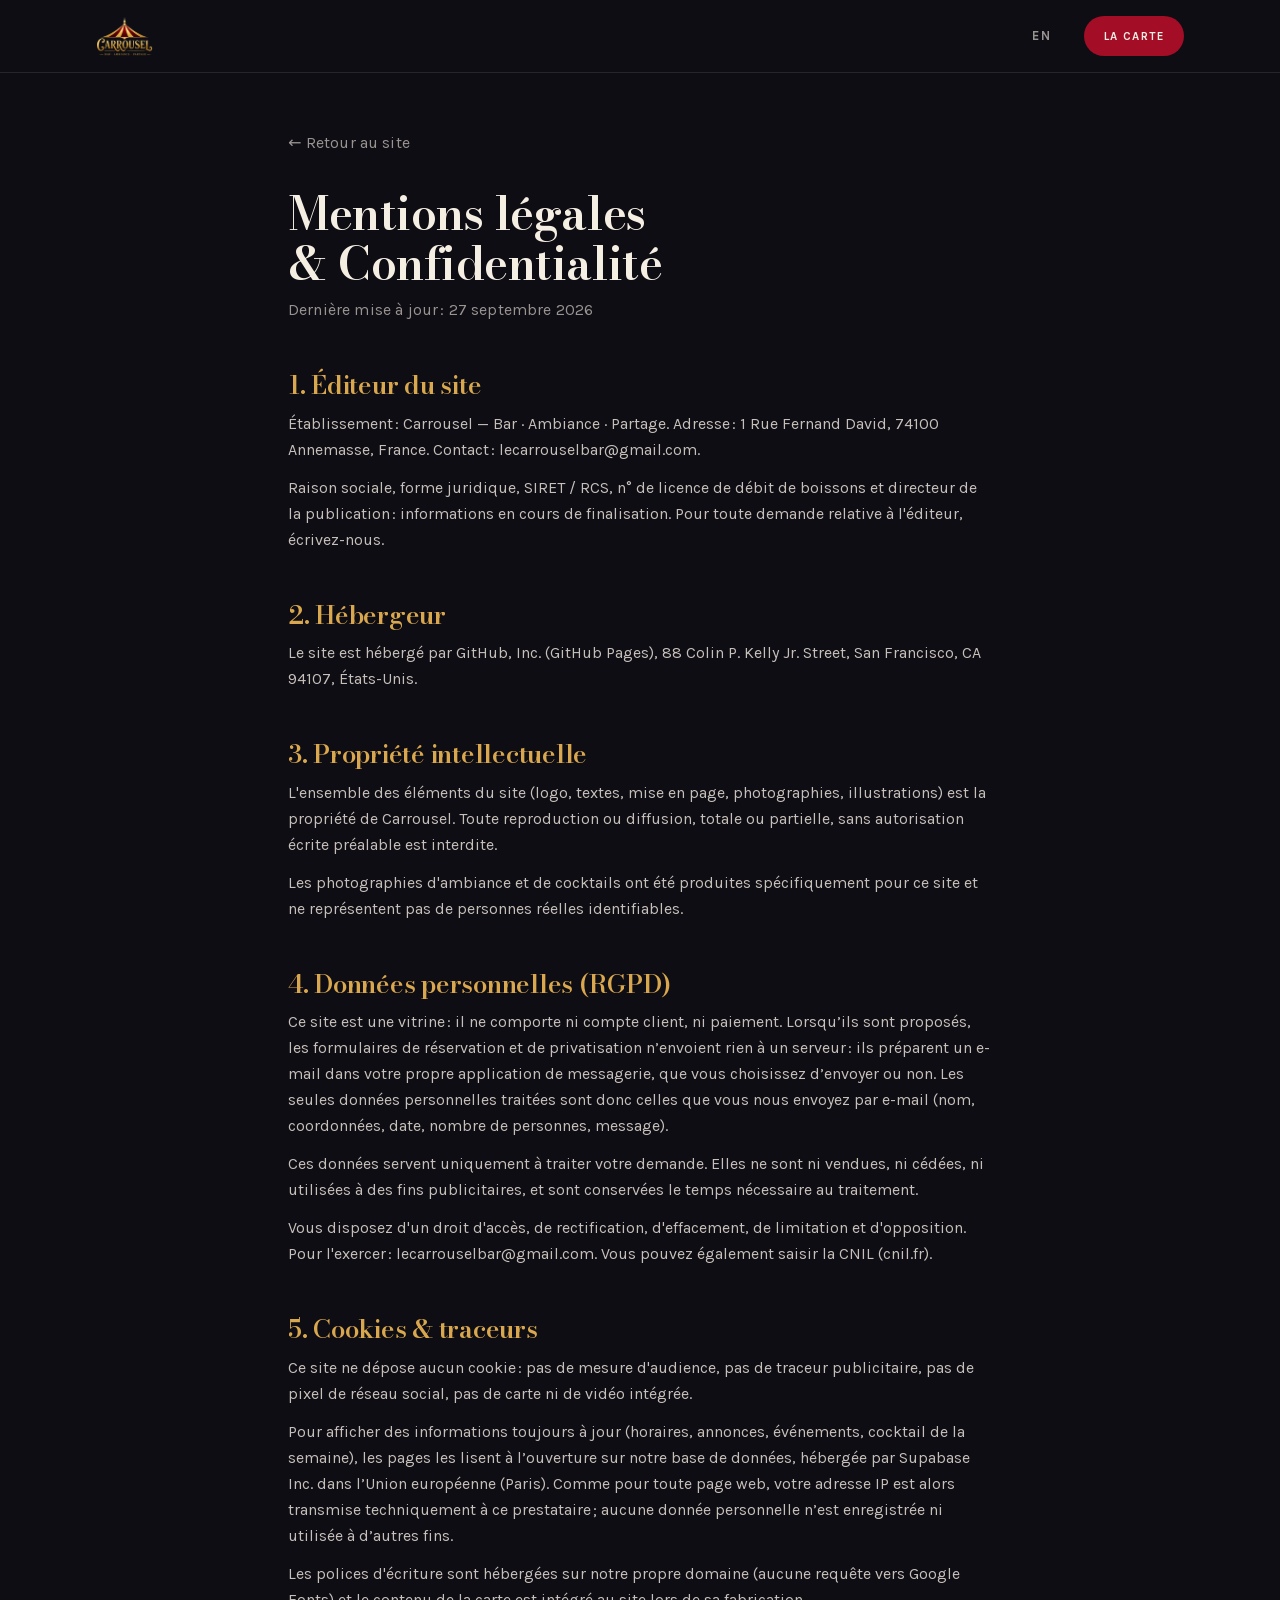
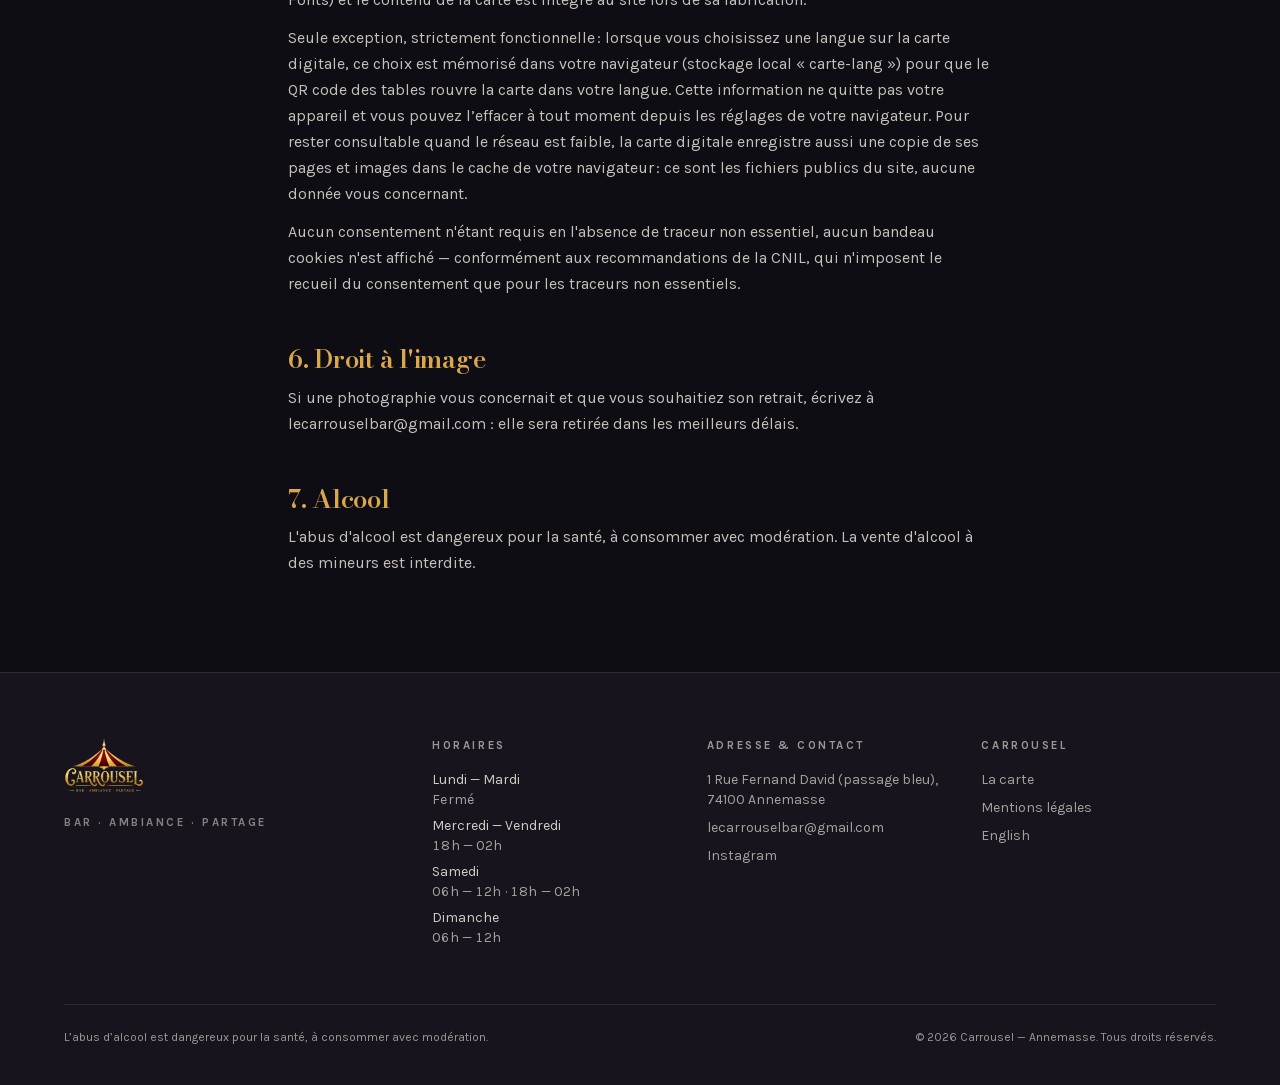
<file: mentions-legales/index.html>
<!DOCTYPE html><html lang="fr" class="bodoni_moda_bafb91ea-module__stlXZG__variable karla_78029e28-module__QQIApa__variable"><head><meta charSet="utf-8"/><meta name="viewport" content="width=device-width, initial-scale=1"/><link rel="preload" href="/_next/static/media/52b5d5098cb87ddd-s.p.3r2y_bth_sjsm.woff2" as="font" crossorigin="" type="font/woff2"/><link rel="preload" href="/_next/static/media/680aa1e827d679d2-s.p.42ymt1gosxo71.woff2" as="font" crossorigin="" type="font/woff2"/><link rel="preload" as="image" imageSrcSet="/brand/logo-240.webp 240w, /brand/logo-360.webp 360w, /brand/logo-480.webp 480w, /brand/logo-960.webp 960w" imageSizes="140px" fetchPriority="auto"/><style data-precedence="next" data-href="/_next/static/chunks/0hyv037mlk93s.css">@layer properties{@supports (((-webkit-hyphens:none)) and (not (margin-trim:inline))) or ((-moz-orient:inline) and (not (color:rgb(from red r g b)))){*,:before,:after,::backdrop{--tw-translate-x:0;--tw-translate-y:0;--tw-translate-z:0;--tw-scale-x:1;--tw-scale-y:1;--tw-scale-z:1;--tw-space-y-reverse:0;--tw-divide-y-reverse:0;--tw-border-style:solid;--tw-gradient-position:initial;--tw-gradient-from:#0000;--tw-gradient-via:#0000;--tw-gradient-to:#0000;--tw-gradient-stops:initial;--tw-gradient-via-stops:initial;--tw-gradient-from-position:0%;--tw-gradient-via-position:50%;--tw-gradient-to-position:100%;--tw-leading:initial;--tw-font-weight:initial;--tw-tracking:initial;--tw-ordinal:initial;--tw-slashed-zero:initial;--tw-numeric-figure:initial;--tw-numeric-spacing:initial;--tw-numeric-fraction:initial;--tw-shadow:0 0 #0000;--tw-shadow-color:initial;--tw-shadow-alpha:100%;--tw-inset-shadow:0 0 #0000;--tw-inset-shadow-color:initial;--tw-inset-shadow-alpha:100%;--tw-ring-color:initial;--tw-ring-shadow:0 0 #0000;--tw-inset-ring-color:initial;--tw-inset-ring-shadow:0 0 #0000;--tw-ring-inset:initial;--tw-ring-offset-width:0px;--tw-ring-offset-color:#fff;--tw-ring-offset-shadow:0 0 #0000;--tw-blur:initial;--tw-brightness:initial;--tw-contrast:initial;--tw-grayscale:initial;--tw-hue-rotate:initial;--tw-invert:initial;--tw-opacity:initial;--tw-saturate:initial;--tw-sepia:initial;--tw-drop-shadow:initial;--tw-drop-shadow-color:initial;--tw-drop-shadow-alpha:100%;--tw-drop-shadow-size:initial;--tw-backdrop-blur:initial;--tw-backdrop-brightness:initial;--tw-backdrop-contrast:initial;--tw-backdrop-grayscale:initial;--tw-backdrop-hue-rotate:initial;--tw-backdrop-invert:initial;--tw-backdrop-opacity:initial;--tw-backdrop-saturate:initial;--tw-backdrop-sepia:initial;--tw-duration:initial;--tw-ease:initial}}}@layer theme{:root,:host{--font-sans:-apple-system, BlinkMacSystemFont, "Segoe UI", Roboto, "Helvetica Neue", "Noto Sans", Arial, sans-serif, "Apple Color Emoji", "Segoe UI Emoji", "Segoe UI Symbol", "Noto Color Emoji";--font-mono:ui-monospace, SFMono-Regular, Menlo, Monaco, Consolas, "Liberation Mono", "Courier New", monospace;--color-emerald-400:#00d294;--color-white:#fff;--spacing:.25rem;--container-sm:24rem;--container-md:28rem;--container-lg:32rem;--container-xl:36rem;--container-2xl:42rem;--container-3xl:48rem;--container-4xl:56rem;--container-5xl:64rem;--container-6xl:72rem;--text-xs:.75rem;--text-xs--line-height:calc(1 / .75);--text-sm:.875rem;--text-sm--line-height:calc(1.25 / .875);--text-base:1rem;--text-base--line-height:calc(1.5 / 1);--text-lg:1.125rem;--text-lg--line-height:calc(1.75 / 1.125);--text-2xl:1.5rem;--text-2xl--line-height:calc(2 / 1.5);--font-weight-normal:400;--font-weight-semibold:600;--font-weight-bold:700;--leading-tight:1.25;--leading-snug:1.375;--leading-relaxed:1.625;--radius-lg:.5rem;--radius-xl:.75rem;--radius-2xl:1rem;--animate-ping:ping 1s cubic-bezier(0, 0, .2, 1) infinite;--blur-md:12px;--default-transition-duration:.15s;--default-transition-timing-function:cubic-bezier(.4, 0, .2, 1);--default-font-family:var(--font-sans);--default-mono-font-family:var(--font-mono);--color-nuit:#0f0d14;--color-nuit-2:#17141d;--color-velours:#1f1a27;--color-or:#d9a84e;--color-or-clair:#edc97e;--color-rouge:#c8102e;--color-rouge-2:#a30d26;--color-creme:#f5eee3;--font-display:var(--ff-display), "Bodoni 72", Didot, Georgia, serif;--font-body:var(--ff-body), system-ui, -apple-system, "Segoe UI", sans-serif;--text-display-xl:clamp(2.6rem, 5.4vw, 5rem);--text-display-l:clamp(2rem, 3.6vw, 3.1rem);--text-display-m:clamp(1.35rem, 2vw, 1.65rem);--text-body-l:clamp(1.03rem, 1.2vw, 1.14rem);--space-section:clamp(4.5rem, 9vw, 8rem);--space-head:clamp(2rem, 4vw, 3.25rem);--ease-ride:cubic-bezier(.22, 1, .36, 1)}@supports (color:lab(0% 0 0)){:root,:host{--color-emerald-400:lab(75.0771% -60.7313 19.4146)}}}@layer base{*,:after,:before,::backdrop{box-sizing:border-box;border:0 solid;margin:0;padding:0}::file-selector-button{box-sizing:border-box;border:0 solid;margin:0;padding:0}html,:host{-webkit-text-size-adjust:100%;tab-size:4;line-height:1.5;font-family:var(--default-font-family,-apple-system, BlinkMacSystemFont, "Segoe UI", Roboto, "Helvetica Neue", "Noto Sans", Arial, sans-serif, "Apple Color Emoji", "Segoe UI Emoji", "Segoe UI Symbol", "Noto Color Emoji");font-feature-settings:var(--default-font-feature-settings,normal);font-variation-settings:var(--default-font-variation-settings,normal);-webkit-tap-highlight-color:transparent}hr{height:0;color:inherit;border-top-width:1px}abbr:where([title]){-webkit-text-decoration:underline dotted;text-decoration:underline dotted}h1,h2,h3,h4,h5,h6{font-size:inherit;font-weight:inherit}a{color:inherit;-webkit-text-decoration:inherit;-webkit-text-decoration:inherit;-webkit-text-decoration:inherit;-webkit-text-decoration:inherit;text-decoration:inherit}b,strong{font-weight:bolder}code,kbd,samp,pre{font-family:var(--default-mono-font-family,ui-monospace, SFMono-Regular, Menlo, Monaco, Consolas, "Liberation Mono", "Courier New", monospace);font-feature-settings:var(--default-mono-font-feature-settings,normal);font-variation-settings:var(--default-mono-font-variation-settings,normal);font-size:1em}small{font-size:80%}sub,sup{vertical-align:baseline;font-size:75%;line-height:0;position:relative}sub{bottom:-.25em}sup{top:-.5em}table{text-indent:0;border-color:inherit;border-collapse:collapse}:-moz-focusring:where(:not(iframe)){outline:auto}progress{vertical-align:baseline}summary{display:list-item}ol,ul,menu{list-style:none}img,svg,video,canvas,audio,iframe,embed,object{vertical-align:middle;display:block}img,video{max-width:100%;height:auto}button,input,select,optgroup,textarea{font:inherit;font-feature-settings:inherit;font-variation-settings:inherit;letter-spacing:inherit;color:inherit;opacity:1;background-color:#0000;border-radius:0}::file-selector-button{font:inherit;font-feature-settings:inherit;font-variation-settings:inherit;letter-spacing:inherit;color:inherit;opacity:1;background-color:#0000;border-radius:0}:where(select:is([multiple],[size])) optgroup{font-weight:bolder}:where(select:is([multiple],[size])) optgroup option{padding-inline-start:20px}::file-selector-button{margin-inline-end:4px}::placeholder{opacity:1}@supports (not ((-webkit-appearance:-apple-pay-button))) or (contain-intrinsic-size:1px){::placeholder{color:currentColor}@supports (color:color-mix(in lab, red, red)){::placeholder{color:color-mix(in oklab, currentcolor 50%, transparent)}}}textarea{resize:vertical}::-webkit-search-decoration{-webkit-appearance:none}::-webkit-date-and-time-value{min-height:1lh;text-align:inherit}::-webkit-datetime-edit{display:inline-flex}::-webkit-datetime-edit-fields-wrapper{padding:0}::-webkit-datetime-edit{padding-block:0}::-webkit-datetime-edit-year-field{padding-block:0}::-webkit-datetime-edit-month-field{padding-block:0}::-webkit-datetime-edit-day-field{padding-block:0}::-webkit-datetime-edit-hour-field{padding-block:0}::-webkit-datetime-edit-minute-field{padding-block:0}::-webkit-datetime-edit-second-field{padding-block:0}::-webkit-datetime-edit-millisecond-field{padding-block:0}::-webkit-datetime-edit-meridiem-field{padding-block:0}::-webkit-calendar-picker-indicator{line-height:1}:-moz-ui-invalid{box-shadow:none}button,input:where([type=button],[type=reset],[type=submit]){appearance:button}::file-selector-button{appearance:button}::-webkit-inner-spin-button{height:auto}::-webkit-outer-spin-button{height:auto}[hidden]:where(:not([hidden=until-found])){display:none!important}html{-webkit-text-size-adjust:100%;scroll-behavior:smooth;scroll-padding-top:5rem;overflow-x:clip}body{background-color:var(--color-nuit);color:var(--color-creme);font-family:var(--font-body);-webkit-font-smoothing:antialiased;text-rendering:optimizelegibility;font-size:1rem;line-height:1.65;overflow-x:clip}h1,h2,h3,h4{font-family:var(--font-display);letter-spacing:-.01em;font-weight:600;line-height:1.08}p{text-wrap:pretty}h1,h2{text-wrap:balance}::selection{background-color:var(--color-or);color:var(--color-nuit)}:focus-visible{outline:2px solid var(--color-or);outline-offset:3px;border-radius:4px}img,video{max-width:100%;display:block}picture{display:contents}}@layer components;@layer utilities{.pointer-events-none{pointer-events:none}.visible{visibility:visible}.sr-only{clip-path:inset(50%);white-space:nowrap;border-width:0;width:1px;height:1px;margin:-1px;padding:0;position:absolute;overflow:hidden}.absolute{position:absolute}.fixed{position:fixed}.relative{position:relative}.sticky{position:sticky}.inset-0{inset:0}.inset-x-0{inset-inline:0}.top-0{top:0}.top-16{top:calc(var(--spacing) * 16)}.right-5{right:calc(var(--spacing) * 5)}.bottom-0{bottom:0}.bottom-5{bottom:calc(var(--spacing) * 5)}.bottom-24{bottom:calc(var(--spacing) * 24)}.left-1\/2{left:50%}.isolate{isolation:isolate}.-z-10{z-index:calc(10 * -1)}.-z-20{z-index:calc(20 * -1)}.z-10{z-index:10}.z-30{z-index:30}.z-40{z-index:40}.z-50{z-index:50}.col-span-1{grid-column:span 1/span 1}.col-span-2{grid-column:span 2/span 2}.row-start-2{grid-row-start:2}.mx-auto{margin-inline:auto}.mt-\(--space-head\){margin-top:var(--space-head)}.mt-0\.5{margin-top:calc(var(--spacing) * .5)}.mt-1{margin-top:var(--spacing)}.mt-1\.5{margin-top:calc(var(--spacing) * 1.5)}.mt-2{margin-top:calc(var(--spacing) * 2)}.mt-3{margin-top:calc(var(--spacing) * 3)}.mt-4{margin-top:calc(var(--spacing) * 4)}.mt-5{margin-top:calc(var(--spacing) * 5)}.mt-6{margin-top:calc(var(--spacing) * 6)}.mt-7{margin-top:calc(var(--spacing) * 7)}.mt-8{margin-top:calc(var(--spacing) * 8)}.mt-9{margin-top:calc(var(--spacing) * 9)}.mt-10{margin-top:calc(var(--spacing) * 10)}.mt-12{margin-top:calc(var(--spacing) * 12)}.mt-14{margin-top:calc(var(--spacing) * 14)}.mt-20{margin-top:calc(var(--spacing) * 20)}.-mr-2{margin-right:calc(var(--spacing) * -2)}.mb-1{margin-bottom:var(--spacing)}.mb-3{margin-bottom:calc(var(--spacing) * 3)}.mb-4{margin-bottom:calc(var(--spacing) * 4)}.mb-5{margin-bottom:calc(var(--spacing) * 5)}.mb-6{margin-bottom:calc(var(--spacing) * 6)}.mb-11{margin-bottom:calc(var(--spacing) * 11)}.mb-12{margin-bottom:calc(var(--spacing) * 12)}.ml-auto{margin-left:auto}.btn{min-height:3rem;font-family:var(--font-body);letter-spacing:.12em;text-transform:uppercase;transition:background-color .2s, color .2s, border-color .2s, transform .2s var(--ease-ride);border-radius:999px;justify-content:center;align-items:center;gap:.5rem;padding-inline:1.6rem;font-size:.8rem;font-weight:700;display:inline-flex}.block{display:block}.flex{display:flex}.grid{display:grid}.hidden{display:none}.inline{display:inline}.inline-flex{display:inline-flex}.table{display:table}.aspect-\[4\/5\]{aspect-ratio:4/5}.size-1\.5{width:calc(var(--spacing) * 1.5);height:calc(var(--spacing) * 1.5)}.size-2\.5{width:calc(var(--spacing) * 2.5);height:calc(var(--spacing) * 2.5)}.size-5{width:calc(var(--spacing) * 5);height:calc(var(--spacing) * 5)}.size-6{width:calc(var(--spacing) * 6);height:calc(var(--spacing) * 6)}.size-8{width:calc(var(--spacing) * 8);height:calc(var(--spacing) * 8)}.size-9{width:calc(var(--spacing) * 9);height:calc(var(--spacing) * 9)}.size-11{width:calc(var(--spacing) * 11);height:calc(var(--spacing) * 11)}.size-12{width:calc(var(--spacing) * 12);height:calc(var(--spacing) * 12)}.size-24{width:calc(var(--spacing) * 24);height:calc(var(--spacing) * 24)}.size-\[5\.25rem\]{width:5.25rem;height:5.25rem}.h-0\.5{height:calc(var(--spacing) * .5)}.h-5{height:calc(var(--spacing) * 5)}.h-9{height:calc(var(--spacing) * 9)}.h-10{height:calc(var(--spacing) * 10)}.h-11{height:calc(var(--spacing) * 11)}.h-12{height:calc(var(--spacing) * 12)}.h-14{height:calc(var(--spacing) * 14)}.h-16{height:calc(var(--spacing) * 16)}.h-auto{height:auto}.h-full{height:100%}.max-h-28{max-height:calc(var(--spacing) * 28)}.min-h-6{min-height:calc(var(--spacing) * 6)}.min-h-9{min-height:calc(var(--spacing) * 9)}.min-h-10{min-height:calc(var(--spacing) * 10)}.min-h-11{min-height:calc(var(--spacing) * 11)}.min-h-14{min-height:calc(var(--spacing) * 14)}.min-h-16{min-height:calc(var(--spacing) * 16)}.min-h-20{min-height:calc(var(--spacing) * 20)}.min-h-\[11\.5rem\]{min-height:11.5rem}.min-h-\[26rem\]{min-height:26rem}.min-h-\[70vh\]{min-height:70vh}.min-h-\[92svh\]{min-height:92svh}.min-h-dvh{min-height:100dvh}.w-6{width:calc(var(--spacing) * 6)}.w-12{width:calc(var(--spacing) * 12)}.w-28{width:calc(var(--spacing) * 28)}.w-36{width:calc(var(--spacing) * 36)}.w-\[82\%\]{width:82%}.w-auto{width:auto}.w-full{width:100%}.w-px{width:1px}.max-w-2xl{max-width:var(--container-2xl)}.max-w-3xl{max-width:var(--container-3xl)}.max-w-4xl{max-width:var(--container-4xl)}.max-w-5xl{max-width:var(--container-5xl)}.max-w-6xl{max-width:var(--container-6xl)}.max-w-\[27rem\]{max-width:27rem}.max-w-\[90rem\]{max-width:90rem}.max-w-lg{max-width:var(--container-lg)}.max-w-md{max-width:var(--container-md)}.max-w-prose{max-width:65ch}.max-w-sm{max-width:var(--container-sm)}.max-w-xl{max-width:var(--container-xl)}.min-w-0{min-width:0}.min-w-10{min-width:calc(var(--spacing) * 10)}.min-w-11{min-width:calc(var(--spacing) * 11)}.min-w-\[9rem\]{min-width:9rem}.flex-1{flex:1}.shrink-0{flex-shrink:0}.-translate-x-1\/2{--tw-translate-x:calc(calc(1 / 2 * 100%) * -1);translate:var(--tw-translate-x) var(--tw-translate-y)}.-translate-y-\[7px\]{--tw-translate-y:calc(7px * -1);translate:var(--tw-translate-x) var(--tw-translate-y)}.translate-y-0{--tw-translate-y:0px;translate:var(--tw-translate-x) var(--tw-translate-y)}.translate-y-3{--tw-translate-y:calc(var(--spacing) * 3);translate:var(--tw-translate-x) var(--tw-translate-y)}.translate-y-\[7px\]{--tw-translate-y:7px;translate:var(--tw-translate-x) var(--tw-translate-y)}.scale-110{--tw-scale-x:110%;--tw-scale-y:110%;--tw-scale-z:110%;scale:var(--tw-scale-x) var(--tw-scale-y)}.-rotate-45{rotate:-45deg}.rotate-45{rotate:45deg}.animate-ping{animation:var(--animate-ping)}.cursor-pointer{cursor:pointer}.scroll-mt-24{scroll-margin-top:calc(var(--spacing) * 24)}.\[scrollbar-width\:none\]{scrollbar-width:none}.list-disc{list-style-type:disc}.list-none{list-style-type:none}.columns-1{columns:1}.break-inside-avoid{break-inside:avoid}.grid-cols-2{grid-template-columns:repeat(2,minmax(0,1fr))}.grid-cols-3{grid-template-columns:repeat(3,minmax(0,1fr))}.grid-cols-\[1fr_auto\]{grid-template-columns:1fr auto}.grid-cols-\[5\.5rem_1fr\]{grid-template-columns:5.5rem 1fr}.flex-col{flex-direction:column}.flex-wrap{flex-wrap:wrap}.place-items-center{place-items:center}.items-baseline{align-items:baseline}.items-center{align-items:center}.items-end{align-items:flex-end}.items-start{align-items:flex-start}.justify-between{justify-content:space-between}.justify-center{justify-content:center}.justify-end{justify-content:flex-end}.gap-0\.5{gap:calc(var(--spacing) * .5)}.gap-1{gap:var(--spacing)}.gap-1\.5{gap:calc(var(--spacing) * 1.5)}.gap-2{gap:calc(var(--spacing) * 2)}.gap-2\.5{gap:calc(var(--spacing) * 2.5)}.gap-3{gap:calc(var(--spacing) * 3)}.gap-4{gap:calc(var(--spacing) * 4)}.gap-5{gap:calc(var(--spacing) * 5)}.gap-6{gap:calc(var(--spacing) * 6)}.gap-7{gap:calc(var(--spacing) * 7)}.gap-10{gap:calc(var(--spacing) * 10)}.gap-12{gap:calc(var(--spacing) * 12)}.gap-\[5px\]{gap:5px}:where(.space-y-0\.5>:not(:last-child)){--tw-space-y-reverse:0;margin-block-start:calc(calc(var(--spacing) * .5) * var(--tw-space-y-reverse));margin-block-end:calc(calc(var(--spacing) * .5) * calc(1 - var(--tw-space-y-reverse)))}:where(.space-y-1>:not(:last-child)){--tw-space-y-reverse:0;margin-block-start:calc(var(--spacing) * var(--tw-space-y-reverse));margin-block-end:calc(var(--spacing) * calc(1 - var(--tw-space-y-reverse)))}:where(.space-y-1\.5>:not(:last-child)){--tw-space-y-reverse:0;margin-block-start:calc(calc(var(--spacing) * 1.5) * var(--tw-space-y-reverse));margin-block-end:calc(calc(var(--spacing) * 1.5) * calc(1 - var(--tw-space-y-reverse)))}:where(.space-y-2>:not(:last-child)){--tw-space-y-reverse:0;margin-block-start:calc(calc(var(--spacing) * 2) * var(--tw-space-y-reverse));margin-block-end:calc(calc(var(--spacing) * 2) * calc(1 - var(--tw-space-y-reverse)))}:where(.space-y-3>:not(:last-child)){--tw-space-y-reverse:0;margin-block-start:calc(calc(var(--spacing) * 3) * var(--tw-space-y-reverse));margin-block-end:calc(calc(var(--spacing) * 3) * calc(1 - var(--tw-space-y-reverse)))}:where(.space-y-4>:not(:last-child)){--tw-space-y-reverse:0;margin-block-start:calc(calc(var(--spacing) * 4) * var(--tw-space-y-reverse));margin-block-end:calc(calc(var(--spacing) * 4) * calc(1 - var(--tw-space-y-reverse)))}:where(.space-y-6>:not(:last-child)){--tw-space-y-reverse:0;margin-block-start:calc(calc(var(--spacing) * 6) * var(--tw-space-y-reverse));margin-block-end:calc(calc(var(--spacing) * 6) * calc(1 - var(--tw-space-y-reverse)))}.gap-x-3{column-gap:calc(var(--spacing) * 3)}.gap-x-4{column-gap:calc(var(--spacing) * 4)}.gap-x-5{column-gap:calc(var(--spacing) * 5)}.gap-x-6{column-gap:calc(var(--spacing) * 6)}.gap-y-1{row-gap:var(--spacing)}.gap-y-4{row-gap:calc(var(--spacing) * 4)}.gap-y-7{row-gap:calc(var(--spacing) * 7)}.gap-y-8{row-gap:calc(var(--spacing) * 8)}:where(.divide-y>:not(:last-child)){--tw-divide-y-reverse:0;border-bottom-style:var(--tw-border-style);border-top-style:var(--tw-border-style);border-top-width:calc(1px * var(--tw-divide-y-reverse));border-bottom-width:calc(1px * calc(1 - var(--tw-divide-y-reverse)))}:where(.divide-\[\#efe3d5\]>:not(:last-child)){border-color:#efe3d5}:where(.divide-creme\/10>:not(:last-child)){border-color:#f5eee31a}@supports (color:color-mix(in lab, red, red)){:where(.divide-creme\/10>:not(:last-child)){border-color:color-mix(in oklab, var(--color-creme) 10%, transparent)}}:where(.divide-creme\/12>:not(:last-child)){border-color:#f5eee31f}@supports (color:color-mix(in lab, red, red)){:where(.divide-creme\/12>:not(:last-child)){border-color:color-mix(in oklab, var(--color-creme) 12%, transparent)}}.self-start{align-self:flex-start}.overflow-hidden{overflow:hidden}.overflow-x-auto{overflow-x:auto}.overflow-y-auto{overflow-y:auto}.rounded{border-radius:.25rem}.rounded-2xl{border-radius:var(--radius-2xl)}.rounded-\[1\.1rem\]{border-radius:1.1rem}.rounded-\[1\.5rem\]{border-radius:1.5rem}.rounded-\[1\.25rem\]{border-radius:1.25rem}.rounded-full{border-radius:3.40282e38px}.rounded-lg{border-radius:var(--radius-lg)}.rounded-xl{border-radius:var(--radius-xl)}.border{border-style:var(--tw-border-style);border-width:1px}.border-y{border-block-style:var(--tw-border-style);border-block-width:1px}.border-t{border-top-style:var(--tw-border-style);border-top-width:1px}.border-b{border-bottom-style:var(--tw-border-style);border-bottom-width:1px}.border-\[\#d8c3b0\]{border-color:#d8c3b0}.border-\[\#e5b3b3\]{border-color:#e5b3b3}.border-\[\#e6d6c4\]{border-color:#e6d6c4}.border-\[\#efe3d5\]{border-color:#efe3d5}.border-\[\#f5eee3\]\/40{border-color:#f5eee366;border-color:lab(94.4258% 1.05104 6.22194/.4)}.border-creme{border-color:var(--color-creme)}.border-creme\/10{border-color:#f5eee31a}@supports (color:color-mix(in lab, red, red)){.border-creme\/10{border-color:color-mix(in oklab, var(--color-creme) 10%, transparent)}}.border-creme\/12{border-color:#f5eee31f}@supports (color:color-mix(in lab, red, red)){.border-creme\/12{border-color:color-mix(in oklab, var(--color-creme) 12%, transparent)}}.border-creme\/15{border-color:#f5eee326}@supports (color:color-mix(in lab, red, red)){.border-creme\/15{border-color:color-mix(in oklab, var(--color-creme) 15%, transparent)}}.border-creme\/20{border-color:#f5eee333}@supports (color:color-mix(in lab, red, red)){.border-creme\/20{border-color:color-mix(in oklab, var(--color-creme) 20%, transparent)}}.border-creme\/25{border-color:#f5eee340}@supports (color:color-mix(in lab, red, red)){.border-creme\/25{border-color:color-mix(in oklab, var(--color-creme) 25%, transparent)}}.border-creme\/30{border-color:#f5eee34d}@supports (color:color-mix(in lab, red, red)){.border-creme\/30{border-color:color-mix(in oklab, var(--color-creme) 30%, transparent)}}.border-creme\/35{border-color:#f5eee359}@supports (color:color-mix(in lab, red, red)){.border-creme\/35{border-color:color-mix(in oklab, var(--color-creme) 35%, transparent)}}.border-current\/30{border-color:currentColor}@supports (color:color-mix(in lab, red, red)){.border-current\/30{border-color:color-mix(in oklab, currentcolor 30%, transparent)}}.border-or-clair\/30{border-color:#edc97e4d}@supports (color:color-mix(in lab, red, red)){.border-or-clair\/30{border-color:color-mix(in oklab, var(--color-or-clair) 30%, transparent)}}.border-or-clair\/45{border-color:#edc97e73}@supports (color:color-mix(in lab, red, red)){.border-or-clair\/45{border-color:color-mix(in oklab, var(--color-or-clair) 45%, transparent)}}.border-or\/30{border-color:#d9a84e4d}@supports (color:color-mix(in lab, red, red)){.border-or\/30{border-color:color-mix(in oklab, var(--color-or) 30%, transparent)}}.border-or\/40{border-color:#d9a84e66}@supports (color:color-mix(in lab, red, red)){.border-or\/40{border-color:color-mix(in oklab, var(--color-or) 40%, transparent)}}.border-transparent{border-color:#0000}.\!bg-\[\#f6efe4\]{background-color:#f6efe4!important}.bg-\[\#1f7a4a\]{background-color:#1f7a4a}.bg-\[\#4f0a13\]{background-color:#4f0a13}.bg-\[\#5c0c16\]{background-color:#5c0c16}.bg-\[\#5c0c16\]\/40{background-color:#5c0c1666;background-color:lab(18.7716% 35.6118 18.0702/.4)}.bg-\[\#5c0c16\]\/55{background-color:#5c0c168c;background-color:lab(18.7716% 35.6118 18.0702/.55)}.bg-\[\#5c0c16\]\/60{background-color:#5c0c1699;background-color:lab(18.7716% 35.6118 18.0702/.6)}.bg-\[\#5c0c16\]\/75{background-color:#5c0c16bf;background-color:lab(18.7716% 35.6118 18.0702/.75)}.bg-\[\#5c0c16\]\/95{background-color:#5c0c16f2;background-color:lab(18.7716% 35.6118 18.0702/.95)}.bg-\[\#7c111d\]{background-color:#7c111d}.bg-\[\#63101a\]\/92{background-color:#63101aeb;background-color:lab(20.8666% 36.8631 18.2173/.92)}.bg-\[\#a3121f\]{background-color:#a3121f}.bg-\[\#eee3d6\]{background-color:#eee3d6}.bg-\[\#f3e2cf\]{background-color:#f3e2cf}.bg-\[\#f3e9dd\]{background-color:#f3e9dd}.bg-\[\#f5eee3\]{background-color:#f5eee3}.bg-\[\#faf5ee\]{background-color:#faf5ee}.bg-\[\#fbe0e0\]{background-color:#fbe0e0}.bg-\[\#fdebc8\]{background-color:#fdebc8}.bg-creme{background-color:var(--color-creme)}.bg-creme\/15{background-color:#f5eee326}@supports (color:color-mix(in lab, red, red)){.bg-creme\/15{background-color:color-mix(in oklab, var(--color-creme) 15%, transparent)}}.bg-creme\/45{background-color:#f5eee373}@supports (color:color-mix(in lab, red, red)){.bg-creme\/45{background-color:color-mix(in oklab, var(--color-creme) 45%, transparent)}}.bg-current\/15{background-color:currentColor}@supports (color:color-mix(in lab, red, red)){.bg-current\/15{background-color:color-mix(in oklab, currentcolor 15%, transparent)}}.bg-emerald-400{background-color:var(--color-emerald-400)}.bg-emerald-400\/60{background-color:#00d29499}@supports (color:color-mix(in lab, red, red)){.bg-emerald-400\/60{background-color:color-mix(in oklab, var(--color-emerald-400) 60%, transparent)}}.bg-nuit{background-color:var(--color-nuit)}.bg-nuit-2{background-color:var(--color-nuit-2)}.bg-nuit\/90{background-color:#0f0d14e6}@supports (color:color-mix(in lab, red, red)){.bg-nuit\/90{background-color:color-mix(in oklab, var(--color-nuit) 90%, transparent)}}.bg-or{background-color:var(--color-or)}.bg-or\/10{background-color:#d9a84e1a}@supports (color:color-mix(in lab, red, red)){.bg-or\/10{background-color:color-mix(in oklab, var(--color-or) 10%, transparent)}}.bg-rouge-2{background-color:var(--color-rouge-2)}.bg-rouge\/15{background-color:#c8102e26}@supports (color:color-mix(in lab, red, red)){.bg-rouge\/15{background-color:color-mix(in oklab, var(--color-rouge) 15%, transparent)}}.bg-velours{background-color:var(--color-velours)}.bg-white{background-color:var(--color-white)}.bg-white\/60{background-color:#fff9}@supports (color:color-mix(in lab, red, red)){.bg-white\/60{background-color:color-mix(in oklab, var(--color-white) 60%, transparent)}}.bg-white\/95{background-color:#fffffff2}@supports (color:color-mix(in lab, red, red)){.bg-white\/95{background-color:color-mix(in oklab, var(--color-white) 95%, transparent)}}.bg-gradient-to-b{--tw-gradient-position:to bottom in oklab;background-image:linear-gradient(var(--tw-gradient-stops))}.bg-\[linear-gradient\(to_bottom\,rgba\(52\,5\,11\,0\.82\)\,rgba\(52\,5\,11\,0\.45\)_60\%\,transparent\)\]{background-image:linear-gradient(#34050bd1,#34050b73 60%,#0000)}.bg-\[linear-gradient\(to_top\,rgba\(15\,13\,20\,0\.96\)_15\%\,rgba\(15\,13\,20\,0\.55\)_60\%\,rgba\(15\,13\,20\,0\.25\)\)\]{background-image:linear-gradient(#0f0d1440,#0f0d148c 40%,#0f0d14f5 85%)}.bg-\[linear-gradient\(to_top\,rgba\(15\,13\,20\,0\.98\)_0\%\,rgba\(15\,13\,20\,0\.9\)_45\%\,rgba\(15\,13\,20\,0\.62\)_75\%\,rgba\(15\,13\,20\,0\.55\)_100\%\)\]{background-image:linear-gradient(#0f0d148c 0%,#0f0d149e 25%,#0f0d14e6 55%,#0f0d14fa 100%)}.bg-\[radial-gradient\(420px_260px_at_15\%_50\%\,rgba\(217\,168\,78\,0\.14\)\,transparent_70\%\)\]{background-image:radial-gradient(420px 260px at 15%,#d9a84e24,#0000 70%)}.from-nuit\/70{--tw-gradient-from:#0f0d14b3}@supports (color:color-mix(in lab, red, red)){.from-nuit\/70{--tw-gradient-from:color-mix(in oklab, var(--color-nuit) 70%, transparent)}}.from-nuit\/70{--tw-gradient-stops:var(--tw-gradient-via-stops,var(--tw-gradient-position), var(--tw-gradient-from) var(--tw-gradient-from-position), var(--tw-gradient-to) var(--tw-gradient-to-position))}.to-transparent{--tw-gradient-to:transparent;--tw-gradient-stops:var(--tw-gradient-via-stops,var(--tw-gradient-position), var(--tw-gradient-from) var(--tw-gradient-from-position), var(--tw-gradient-to) var(--tw-gradient-to-position))}.\[mask-image\:linear-gradient\(to_right\,\#000_88\%\,transparent\)\]{-webkit-mask-image:linear-gradient(90deg,#000 88%,#0000);mask-image:linear-gradient(90deg,#000 88%,#0000)}.object-cover{object-fit:cover}.object-\[65\%_center\]{object-position:65% center}.object-\[center_58\%\]{object-position:center 58%}.object-top{object-position:top}.p-0\.5{padding:calc(var(--spacing) * .5)}.p-1{padding:var(--spacing)}.p-3{padding:calc(var(--spacing) * 3)}.p-4{padding:calc(var(--spacing) * 4)}.p-6{padding:calc(var(--spacing) * 6)}.p-7{padding:calc(var(--spacing) * 7)}.px-2{padding-inline:calc(var(--spacing) * 2)}.px-3{padding-inline:calc(var(--spacing) * 3)}.px-4{padding-inline:calc(var(--spacing) * 4)}.px-5{padding-inline:calc(var(--spacing) * 5)}.py-0\.5{padding-block:calc(var(--spacing) * .5)}.py-1{padding-block:var(--spacing)}.py-2{padding-block:calc(var(--spacing) * 2)}.py-3{padding-block:calc(var(--spacing) * 3)}.py-3\.5{padding-block:calc(var(--spacing) * 3.5)}.py-4{padding-block:calc(var(--spacing) * 4)}.py-5{padding-block:calc(var(--spacing) * 5)}.py-6{padding-block:calc(var(--spacing) * 6)}.py-10{padding-block:calc(var(--spacing) * 10)}.py-20{padding-block:calc(var(--spacing) * 20)}.section-y{padding-block:var(--space-section)}.pt-3{padding-top:calc(var(--spacing) * 3)}.pt-4{padding-top:calc(var(--spacing) * 4)}.pt-5{padding-top:calc(var(--spacing) * 5)}.pt-6{padding-top:calc(var(--spacing) * 6)}.pt-8{padding-top:calc(var(--spacing) * 8)}.pt-10{padding-top:calc(var(--spacing) * 10)}.pt-12{padding-top:calc(var(--spacing) * 12)}.pt-14{padding-top:calc(var(--spacing) * 14)}.pt-16{padding-top:calc(var(--spacing) * 16)}.pt-28{padding-top:calc(var(--spacing) * 28)}.pr-2{padding-right:calc(var(--spacing) * 2)}.pr-12{padding-right:calc(var(--spacing) * 12)}.pb-0\.5{padding-bottom:calc(var(--spacing) * .5)}.pb-1{padding-bottom:var(--spacing)}.pb-2{padding-bottom:calc(var(--spacing) * 2)}.pb-2\.5{padding-bottom:calc(var(--spacing) * 2.5)}.pb-4{padding-bottom:calc(var(--spacing) * 4)}.pb-6{padding-bottom:calc(var(--spacing) * 6)}.pb-10{padding-bottom:calc(var(--spacing) * 10)}.pb-12{padding-bottom:calc(var(--spacing) * 12)}.pb-16{padding-bottom:calc(var(--spacing) * 16)}.pb-24{padding-bottom:calc(var(--spacing) * 24)}.pb-40{padding-bottom:calc(var(--spacing) * 40)}.pl-5{padding-left:calc(var(--spacing) * 5)}.text-center{text-align:center}.text-left{text-align:left}.text-right{text-align:right}.kicker{font-family:var(--font-body);letter-spacing:.22em;text-transform:uppercase;font-size:.72rem;font-weight:700}.ticket-num{font-family:var(--font-body);font-variant-numeric:tabular-nums lining-nums;letter-spacing:.01em}.font-display{font-family:var(--font-display)}.text-2xl{font-size:var(--text-2xl);line-height:var(--tw-leading,var(--text-2xl--line-height))}.text-lg{font-size:var(--text-lg);line-height:var(--tw-leading,var(--text-lg--line-height))}.text-sm{font-size:var(--text-sm);line-height:var(--tw-leading,var(--text-sm--line-height))}.text-xs{font-size:var(--text-xs);line-height:var(--tw-leading,var(--text-xs--line-height))}.text-\[0\.6rem\]{font-size:.6rem}.text-\[0\.8rem\]{font-size:.8rem}.text-\[0\.9rem\]{font-size:.9rem}.text-\[0\.72rem\]{font-size:.72rem}.text-\[0\.75rem\]{font-size:.75rem}.text-\[0\.78rem\]{font-size:.78rem}.text-\[0\.82rem\]{font-size:.82rem}.text-\[0\.85rem\]{font-size:.85rem}.text-\[0\.88rem\]{font-size:.88rem}.text-\[0\.92rem\]{font-size:.92rem}.text-\[0\.95rem\]{font-size:.95rem}.text-\[0\.98rem\]{font-size:.98rem}.text-\[1\.1rem\]{font-size:1.1rem}.text-\[1\.02rem\]{font-size:1.02rem}.text-\[1\.2rem\]{font-size:1.2rem}.text-\[1\.3rem\]{font-size:1.3rem}.text-\[1\.05rem\]{font-size:1.05rem}.text-\[1\.6rem\]{font-size:1.6rem}.text-\[1\.7rem\]{font-size:1.7rem}.text-\[1\.8rem\]{font-size:1.8rem}.text-\[1\.12rem\]{font-size:1.12rem}.text-\[1\.15rem\]{font-size:1.15rem}.text-\[1\.25rem\]{font-size:1.25rem}.text-\[1\.28rem\]{font-size:1.28rem}.text-\[1\.35rem\]{font-size:1.35rem}.text-\[1\.55rem\]{font-size:1.55rem}.text-\[1rem\]{font-size:1rem}.text-\[16px\]{font-size:16px}.text-\[clamp\(1\.6rem\,3vw\,2\.3rem\)\]{font-size:clamp(1.6rem,3vw,2.3rem)}.text-\[clamp\(2\.2rem\,6vw\,3\.2rem\)\]{font-size:clamp(2.2rem,6vw,3.2rem)}.text-\[clamp\(3\.2rem\,11vw\,5\.6rem\)\]{font-size:clamp(3.2rem,11vw,5.6rem)}.text-body-l{font-size:var(--text-body-l)}.text-display-l{font-size:var(--text-display-l)}.text-display-m{font-size:var(--text-display-m)}.text-display-xl{font-size:var(--text-display-xl)}.leading-\[1\.12\]{--tw-leading:1.12;line-height:1.12}.leading-none{--tw-leading:1;line-height:1}.leading-relaxed{--tw-leading:var(--leading-relaxed);line-height:var(--leading-relaxed)}.leading-snug{--tw-leading:var(--leading-snug);line-height:var(--leading-snug)}.leading-tight{--tw-leading:var(--leading-tight);line-height:var(--leading-tight)}.font-bold{--tw-font-weight:var(--font-weight-bold);font-weight:var(--font-weight-bold)}.font-normal{--tw-font-weight:var(--font-weight-normal);font-weight:var(--font-weight-normal)}.font-semibold{--tw-font-weight:var(--font-weight-semibold);font-weight:var(--font-weight-semibold)}.tracking-\[0\.04em\]{--tw-tracking:.04em;letter-spacing:.04em}.tracking-\[0\.06em\]{--tw-tracking:.06em;letter-spacing:.06em}.tracking-\[0\.08em\]{--tw-tracking:.08em;letter-spacing:.08em}.tracking-\[0\.14em\]{--tw-tracking:.14em;letter-spacing:.14em}.\!text-\[\#2a0a12\]{color:#2a0a12!important}.text-\[\#2a0a12\]{color:#2a0a12}.text-\[\#4a3036\]{color:#4a3036}.text-\[\#5b1a24\]{color:#5b1a24}.text-\[\#5b4a45\]{color:#5b4a45}.text-\[\#6b4a4f\]{color:#6b4a4f}.text-\[\#7a4a00\]{color:#7a4a00}.text-\[\#7c111d\]{color:#7c111d}.text-\[\#8a7a70\]{color:#8a7a70}.text-\[\#8a1320\]{color:#8a1320}.text-\[\#a3121f\]{color:#a3121f}.text-\[\#f5eee3\]{color:#f5eee3}.text-\[\#f5eee3\]\/75{color:#f5eee3bf;color:lab(94.4258% 1.05104 6.22194/.75)}.text-\[\#f5eee3\]\/85{color:#f5eee3d9;color:lab(94.4258% 1.05104 6.22194/.85)}.text-\[var\(--carte-bg\)\]{color:var(--carte-bg)}.text-creme{color:var(--color-creme)}.text-creme\/30{color:#f5eee34d}@supports (color:color-mix(in lab, red, red)){.text-creme\/30{color:color-mix(in oklab, var(--color-creme) 30%, transparent)}}.text-creme\/35{color:#f5eee359}@supports (color:color-mix(in lab, red, red)){.text-creme\/35{color:color-mix(in oklab, var(--color-creme) 35%, transparent)}}.text-creme\/50{color:#f5eee380}@supports (color:color-mix(in lab, red, red)){.text-creme\/50{color:color-mix(in oklab, var(--color-creme) 50%, transparent)}}.text-creme\/55{color:#f5eee38c}@supports (color:color-mix(in lab, red, red)){.text-creme\/55{color:color-mix(in oklab, var(--color-creme) 55%, transparent)}}.text-creme\/60{color:#f5eee399}@supports (color:color-mix(in lab, red, red)){.text-creme\/60{color:color-mix(in oklab, var(--color-creme) 60%, transparent)}}.text-creme\/65{color:#f5eee3a6}@supports (color:color-mix(in lab, red, red)){.text-creme\/65{color:color-mix(in oklab, var(--color-creme) 65%, transparent)}}.text-creme\/70{color:#f5eee3b3}@supports (color:color-mix(in lab, red, red)){.text-creme\/70{color:color-mix(in oklab, var(--color-creme) 70%, transparent)}}.text-creme\/75{color:#f5eee3bf}@supports (color:color-mix(in lab, red, red)){.text-creme\/75{color:color-mix(in oklab, var(--color-creme) 75%, transparent)}}.text-creme\/80{color:#f5eee3cc}@supports (color:color-mix(in lab, red, red)){.text-creme\/80{color:color-mix(in oklab, var(--color-creme) 80%, transparent)}}.text-creme\/85{color:#f5eee3d9}@supports (color:color-mix(in lab, red, red)){.text-creme\/85{color:color-mix(in oklab, var(--color-creme) 85%, transparent)}}.text-creme\/90{color:#f5eee3e6}@supports (color:color-mix(in lab, red, red)){.text-creme\/90{color:color-mix(in oklab, var(--color-creme) 90%, transparent)}}.text-or{color:var(--color-or)}.text-or-clair{color:var(--color-or-clair)}.text-white{color:var(--color-white)}.uppercase{text-transform:uppercase}.italic{font-style:italic}.not-italic{font-style:normal}.tabular-nums{--tw-numeric-spacing:tabular-nums;font-variant-numeric:var(--tw-ordinal,) var(--tw-slashed-zero,) var(--tw-numeric-figure,) var(--tw-numeric-spacing,) var(--tw-numeric-fraction,)}.underline{text-decoration-line:underline}.decoration-creme\/30{text-decoration-color:#f5eee34d}@supports (color:color-mix(in lab, red, red)){.decoration-creme\/30{-webkit-text-decoration-color:color-mix(in oklab, var(--color-creme) 30%, transparent);-webkit-text-decoration-color:color-mix(in oklab, var(--color-creme) 30%, transparent);-webkit-text-decoration-color:color-mix(in oklab, var(--color-creme) 30%, transparent);text-decoration-color:color-mix(in oklab, var(--color-creme) 30%, transparent)}}.underline-offset-4{text-underline-offset:4px}.\[color-scheme\:dark\]{--lightningcss-light: ;--lightningcss-dark:initial;color-scheme:dark}.opacity-0{opacity:0}.opacity-70{opacity:.7}.opacity-100{opacity:1}.shadow-\[0_-8px_24px_rgba\(60\,20\,20\,0\.12\)\]{--tw-shadow:0 -8px 24px var(--tw-shadow-color,#3c14141f);box-shadow:var(--tw-inset-shadow), var(--tw-inset-ring-shadow), var(--tw-ring-offset-shadow), var(--tw-ring-shadow), var(--tw-shadow)}.shadow-\[0_1px_3px_rgba\(60\,20\,20\,0\.06\)\]{--tw-shadow:0 1px 3px var(--tw-shadow-color,#3c14140f);box-shadow:var(--tw-inset-shadow), var(--tw-inset-ring-shadow), var(--tw-ring-offset-shadow), var(--tw-ring-shadow), var(--tw-shadow)}.shadow-\[0_8px_24px_rgba\(0\,0\,0\,0\.5\)\]{--tw-shadow:0 8px 24px var(--tw-shadow-color,#00000080);box-shadow:var(--tw-inset-shadow), var(--tw-inset-ring-shadow), var(--tw-ring-offset-shadow), var(--tw-ring-shadow), var(--tw-shadow)}.shadow-\[0_10px_24px_-14px_rgba\(0\,0\,0\,0\.6\)\]{--tw-shadow:0 10px 24px -14px var(--tw-shadow-color,#0009);box-shadow:var(--tw-inset-shadow), var(--tw-inset-ring-shadow), var(--tw-ring-offset-shadow), var(--tw-ring-shadow), var(--tw-shadow)}.shadow-\[0_18px_36px_-16px_rgba\(0\,0\,0\,0\.65\)\]{--tw-shadow:0 18px 36px -16px var(--tw-shadow-color,#000000a6);box-shadow:var(--tw-inset-shadow), var(--tw-inset-ring-shadow), var(--tw-ring-offset-shadow), var(--tw-ring-shadow), var(--tw-shadow)}.shadow-\[0_18px_40px_-18px_rgba\(0\,0\,0\,0\.6\)\]{--tw-shadow:0 18px 40px -18px var(--tw-shadow-color,#0009);box-shadow:var(--tw-inset-shadow), var(--tw-inset-ring-shadow), var(--tw-ring-offset-shadow), var(--tw-ring-shadow), var(--tw-shadow)}.shadow-lg{--tw-shadow:0 10px 15px -3px var(--tw-shadow-color,#0000001a), 0 4px 6px -4px var(--tw-shadow-color,#0000001a);box-shadow:var(--tw-inset-shadow), var(--tw-inset-ring-shadow), var(--tw-ring-offset-shadow), var(--tw-ring-shadow), var(--tw-shadow)}.shadow-md{--tw-shadow:0 4px 6px -1px var(--tw-shadow-color,#0000001a), 0 2px 4px -2px var(--tw-shadow-color,#0000001a);box-shadow:var(--tw-inset-shadow), var(--tw-inset-ring-shadow), var(--tw-ring-offset-shadow), var(--tw-ring-shadow), var(--tw-shadow)}.ring-1{--tw-ring-shadow:var(--tw-ring-inset,) 0 0 0 calc(1px + var(--tw-ring-offset-width)) var(--tw-ring-color,currentcolor);box-shadow:var(--tw-inset-shadow), var(--tw-inset-ring-shadow), var(--tw-ring-offset-shadow), var(--tw-ring-shadow), var(--tw-shadow)}.ring-2{--tw-ring-shadow:var(--tw-ring-inset,) 0 0 0 calc(2px + var(--tw-ring-offset-width)) var(--tw-ring-color,currentcolor);box-shadow:var(--tw-inset-shadow), var(--tw-inset-ring-shadow), var(--tw-ring-offset-shadow), var(--tw-ring-shadow), var(--tw-shadow)}.ring-or-clair\/35{--tw-ring-color:#edc97e59}@supports (color:color-mix(in lab, red, red)){.ring-or-clair\/35{--tw-ring-color:color-mix(in oklab, var(--color-or-clair) 35%, transparent)}}.ring-or-clair\/55{--tw-ring-color:#edc97e8c}@supports (color:color-mix(in lab, red, red)){.ring-or-clair\/55{--tw-ring-color:color-mix(in oklab, var(--color-or-clair) 55%, transparent)}}.ring-offset-2{--tw-ring-offset-width:2px;--tw-ring-offset-shadow:var(--tw-ring-inset,) 0 0 0 var(--tw-ring-offset-width) var(--tw-ring-offset-color)}.ring-offset-\[var\(--carte-bg\)\]{--tw-ring-offset-color:var(--carte-bg)}.drop-shadow-\[0_2px_6px_rgba\(0\,0\,0\,0\.75\)\]{--tw-drop-shadow-size:drop-shadow(0 2px 6px var(--tw-drop-shadow-color,#000000bf));--tw-drop-shadow:var(--tw-drop-shadow-size);filter:var(--tw-blur,) var(--tw-brightness,) var(--tw-contrast,) var(--tw-grayscale,) var(--tw-hue-rotate,) var(--tw-invert,) var(--tw-saturate,) var(--tw-sepia,) var(--tw-drop-shadow,)}.drop-shadow-\[0_6px_14px_rgba\(0\,0\,0\,0\.25\)\]{--tw-drop-shadow-size:drop-shadow(0 6px 14px var(--tw-drop-shadow-color,#00000040));--tw-drop-shadow:var(--tw-drop-shadow-size);filter:var(--tw-blur,) var(--tw-brightness,) var(--tw-contrast,) var(--tw-grayscale,) var(--tw-hue-rotate,) var(--tw-invert,) var(--tw-saturate,) var(--tw-sepia,) var(--tw-drop-shadow,)}.drop-shadow-\[0_10px_18px_rgba\(0\,0\,0\,0\.35\)\]{--tw-drop-shadow-size:drop-shadow(0 10px 18px var(--tw-drop-shadow-color,#00000059));--tw-drop-shadow:var(--tw-drop-shadow-size);filter:var(--tw-blur,) var(--tw-brightness,) var(--tw-contrast,) var(--tw-grayscale,) var(--tw-hue-rotate,) var(--tw-invert,) var(--tw-saturate,) var(--tw-sepia,) var(--tw-drop-shadow,)}.backdrop-blur{--tw-backdrop-blur:blur(8px);-webkit-backdrop-filter:var(--tw-backdrop-blur,) var(--tw-backdrop-brightness,) var(--tw-backdrop-contrast,) var(--tw-backdrop-grayscale,) var(--tw-backdrop-hue-rotate,) var(--tw-backdrop-invert,) var(--tw-backdrop-opacity,) var(--tw-backdrop-saturate,) var(--tw-backdrop-sepia,);backdrop-filter:var(--tw-backdrop-blur,) var(--tw-backdrop-brightness,) var(--tw-backdrop-contrast,) var(--tw-backdrop-grayscale,) var(--tw-backdrop-hue-rotate,) var(--tw-backdrop-invert,) var(--tw-backdrop-opacity,) var(--tw-backdrop-saturate,) var(--tw-backdrop-sepia,)}.backdrop-blur-md{--tw-backdrop-blur:blur(var(--blur-md));-webkit-backdrop-filter:var(--tw-backdrop-blur,) var(--tw-backdrop-brightness,) var(--tw-backdrop-contrast,) var(--tw-backdrop-grayscale,) var(--tw-backdrop-hue-rotate,) var(--tw-backdrop-invert,) var(--tw-backdrop-opacity,) var(--tw-backdrop-saturate,) var(--tw-backdrop-sepia,);backdrop-filter:var(--tw-backdrop-blur,) var(--tw-backdrop-brightness,) var(--tw-backdrop-contrast,) var(--tw-backdrop-grayscale,) var(--tw-backdrop-hue-rotate,) var(--tw-backdrop-invert,) var(--tw-backdrop-opacity,) var(--tw-backdrop-saturate,) var(--tw-backdrop-sepia,)}.backdrop-filter{-webkit-backdrop-filter:var(--tw-backdrop-blur,) var(--tw-backdrop-brightness,) var(--tw-backdrop-contrast,) var(--tw-backdrop-grayscale,) var(--tw-backdrop-hue-rotate,) var(--tw-backdrop-invert,) var(--tw-backdrop-opacity,) var(--tw-backdrop-saturate,) var(--tw-backdrop-sepia,);backdrop-filter:var(--tw-backdrop-blur,) var(--tw-backdrop-brightness,) var(--tw-backdrop-contrast,) var(--tw-backdrop-grayscale,) var(--tw-backdrop-hue-rotate,) var(--tw-backdrop-invert,) var(--tw-backdrop-opacity,) var(--tw-backdrop-saturate,) var(--tw-backdrop-sepia,)}.transition-\[background-color\,border-color\]{transition-property:background-color,border-color;transition-timing-function:var(--tw-ease,var(--default-transition-timing-function));transition-duration:var(--tw-duration,var(--default-transition-duration))}.transition-all{transition-property:all;transition-timing-function:var(--tw-ease,var(--default-transition-timing-function));transition-duration:var(--tw-duration,var(--default-transition-duration))}.transition-colors{transition-property:color,background-color,border-color,outline-color,text-decoration-color,fill,stroke,--tw-gradient-from,--tw-gradient-via,--tw-gradient-to;transition-timing-function:var(--tw-ease,var(--default-transition-timing-function));transition-duration:var(--tw-duration,var(--default-transition-duration))}.transition-opacity{transition-property:opacity;transition-timing-function:var(--tw-ease,var(--default-transition-timing-function));transition-duration:var(--tw-duration,var(--default-transition-duration))}.transition-transform{transition-property:transform,translate,scale,rotate;transition-timing-function:var(--tw-ease,var(--default-transition-timing-function));transition-duration:var(--tw-duration,var(--default-transition-duration))}.duration-300{--tw-duration:.3s;transition-duration:.3s}.duration-700{--tw-duration:.7s;transition-duration:.7s}.ease-\(--ease-ride\){--tw-ease:var(--ease-ride);transition-timing-function:var(--ease-ride)}.outline-none{--tw-outline-style:none;outline-style:none}.\[column-span\:all\]{column-span:all}.group-open\:rotate-45:is(:where(.group):is([open],:popover-open,:open) *){rotate:45deg}@media (hover:hover){.group-hover\:scale-\[1\.03\]:is(:where(.group):hover *){scale:1.03}.group-hover\:scale-\[1\.04\]:is(:where(.group):hover *){scale:1.04}.group-hover\:border-or:is(:where(.group):hover *){border-color:var(--color-or)}.group-hover\:text-or:is(:where(.group):hover *){color:var(--color-or)}}.placeholder\:text-creme\/40::placeholder{color:#f5eee366}@supports (color:color-mix(in lab, red, red)){.placeholder\:text-creme\/40::placeholder{color:color-mix(in oklab, var(--color-creme) 40%, transparent)}}.placeholder\:text-creme\/70::placeholder{color:#f5eee3b3}@supports (color:color-mix(in lab, red, red)){.placeholder\:text-creme\/70::placeholder{color:color-mix(in oklab, var(--color-creme) 70%, transparent)}}.last\:mb-0:last-child{margin-bottom:0}.empty\:hidden:empty{display:none}@media (hover:hover){.hover\:border-\[\#7c111d\]:hover{border-color:#7c111d}.hover\:border-creme:hover{border-color:var(--color-creme)}.hover\:bg-\[\#62101a\]:hover{background-color:#62101a}.hover\:bg-\[\#ecd3b8\]:hover{background-color:#ecd3b8}.hover\:bg-\[\#fbeaea\]:hover{background-color:#fbeaea}.hover\:bg-creme\/5:hover{background-color:#f5eee30d}@supports (color:color-mix(in lab, red, red)){.hover\:bg-creme\/5:hover{background-color:color-mix(in oklab, var(--color-creme) 5%, transparent)}}.hover\:bg-creme\/10:hover{background-color:#f5eee31a}@supports (color:color-mix(in lab, red, red)){.hover\:bg-creme\/10:hover{background-color:color-mix(in oklab, var(--color-creme) 10%, transparent)}}.hover\:bg-rouge:hover{background-color:var(--color-rouge)}.hover\:text-creme:hover{color:var(--color-creme)}.hover\:text-or:hover{color:var(--color-or)}.hover\:underline:hover{text-decoration-line:underline}.hover\:decoration-or:hover{-webkit-text-decoration-color:var(--color-or);-webkit-text-decoration-color:var(--color-or);-webkit-text-decoration-color:var(--color-or);text-decoration-color:var(--color-or)}}.focus\:not-sr-only:focus{clip-path:none;white-space:normal;width:auto;height:auto;margin:0;padding:0;position:static;overflow:visible}.focus\:fixed:focus{position:fixed}.focus\:top-4:focus{top:calc(var(--spacing) * 4)}.focus\:left-4:focus{left:calc(var(--spacing) * 4)}.focus\:z-\[60\]:focus{z-index:60}.focus\:rounded:focus{border-radius:.25rem}.focus\:border-\[\#7c111d\]:focus{border-color:#7c111d}.focus\:border-or:focus{border-color:var(--color-or)}.focus\:border-or-clair:focus{border-color:var(--color-or-clair)}.focus\:bg-creme:focus{background-color:var(--color-creme)}.focus\:px-4:focus{padding-inline:calc(var(--spacing) * 4)}.focus\:py-2:focus{padding-block:calc(var(--spacing) * 2)}.focus\:text-nuit:focus{color:var(--color-nuit)}.focus\:ring-2:focus{--tw-ring-shadow:var(--tw-ring-inset,) 0 0 0 calc(2px + var(--tw-ring-offset-width)) var(--tw-ring-color,currentcolor);box-shadow:var(--tw-inset-shadow), var(--tw-inset-ring-shadow), var(--tw-ring-offset-shadow), var(--tw-ring-shadow), var(--tw-shadow)}.focus\:ring-\[\#7c111d\]\/20:focus{--tw-ring-color:#7c111d33}@supports (color:lab(0% 0 0)){.focus\:ring-\[\#7c111d\]\/20:focus{--tw-ring-color:lab(26.6229% 44.5925 24.5007/.2)}}.focus\:outline-none:focus{--tw-outline-style:none;outline-style:none}.disabled\:cursor-not-allowed:disabled{cursor:not-allowed}.disabled\:bg-\[\#b99\]:disabled{background-color:#b99}.has-\[\>\[hidden\]\]\:hidden:has(>[hidden]){display:none}@media (min-width:40rem){.sm\:col-span-1{grid-column:span 1/span 1}.sm\:-mt-4{margin-top:calc(var(--spacing) * -4)}.sm\:inline{display:inline}.sm\:size-24{width:calc(var(--spacing) * 24);height:calc(var(--spacing) * 24)}.sm\:h-10{height:calc(var(--spacing) * 10)}.sm\:w-14{width:calc(var(--spacing) * 14)}.sm\:w-32{width:calc(var(--spacing) * 32)}.sm\:w-40{width:calc(var(--spacing) * 40)}.sm\:flex-1{flex:1}.sm\:columns-2{columns:2}.sm\:grid-cols-2{grid-template-columns:repeat(2,minmax(0,1fr))}.sm\:grid-cols-4{grid-template-columns:repeat(4,minmax(0,1fr))}.sm\:grid-cols-\[1fr_6rem_2fr_1fr_auto\]{grid-template-columns:1fr 6rem 2fr 1fr auto}.sm\:grid-cols-\[9rem_1fr\]{grid-template-columns:9rem 1fr}.sm\:grid-cols-\[auto_1fr\]{grid-template-columns:auto 1fr}.sm\:flex-row{flex-direction:row}.sm\:flex-wrap{flex-wrap:wrap}.sm\:items-center{align-items:center}.sm\:items-end{align-items:flex-end}.sm\:gap-5{gap:calc(var(--spacing) * 5)}.sm\:gap-7{gap:calc(var(--spacing) * 7)}.sm\:gap-x-6{column-gap:calc(var(--spacing) * 6)}.sm\:gap-x-14{column-gap:calc(var(--spacing) * 14)}.sm\:p-5{padding:calc(var(--spacing) * 5)}.sm\:p-8{padding:calc(var(--spacing) * 8)}.sm\:p-10{padding:calc(var(--spacing) * 10)}.sm\:px-5{padding-inline:calc(var(--spacing) * 5)}.sm\:text-base{font-size:var(--text-base);line-height:var(--tw-leading,var(--text-base--line-height))}.sm\:text-\[1\.1rem\]{font-size:1.1rem}.sm\:text-\[1\.3rem\]{font-size:1.3rem}.sm\:text-\[1\.4rem\]{font-size:1.4rem}.sm\:text-\[1\.9rem\]{font-size:1.9rem}.sm\:text-\[1\.25rem\]{font-size:1.25rem}.sm\:text-\[1rem\]{font-size:1rem}}@media (min-width:48rem){.md\:order-1{order:1}.md\:order-2{order:2}.md\:col-span-1{grid-column:span 1/span 1}.md\:col-span-2{grid-column:span 2/span 2}.md\:col-start-1{grid-column-start:1}.md\:col-start-2{grid-column-start:2}.md\:col-start-3{grid-column-start:3}.md\:row-start-1{grid-row-start:1}.md\:mt-0{margin-top:0}.md\:mb-16{margin-bottom:calc(var(--spacing) * 16)}.md\:aspect-auto{aspect-ratio:auto}.md\:h-10{height:calc(var(--spacing) * 10)}.md\:h-18{height:calc(var(--spacing) * 18)}.md\:max-h-\[29rem\]{max-height:29rem}.md\:min-h-0{min-height:0}.md\:min-h-\[88vh\]{min-height:88vh}.md\:grid-cols-2{grid-template-columns:repeat(2,minmax(0,1fr))}.md\:grid-cols-4{grid-template-columns:repeat(4,minmax(0,1fr))}.md\:grid-cols-\[1\.05fr_0\.95fr\]{grid-template-columns:1.05fr .95fr}.md\:grid-cols-\[1fr_1\.6fr\]{grid-template-columns:1fr 1.6fr}.md\:grid-cols-\[16rem_1fr_auto\]{grid-template-columns:16rem 1fr auto}.md\:grid-rows-\[26rem\]{grid-template-rows:26rem}.md\:flex-row{flex-direction:row}.md\:items-end{align-items:flex-end}.md\:justify-between{justify-content:space-between}.md\:gap-16{gap:calc(var(--spacing) * 16)}:where(.md\:space-y-2>:not(:last-child)){--tw-space-y-reverse:0;margin-block-start:calc(calc(var(--spacing) * 2) * var(--tw-space-y-reverse));margin-block-end:calc(calc(var(--spacing) * 2) * calc(1 - var(--tw-space-y-reverse)))}.md\:gap-x-6{column-gap:calc(var(--spacing) * 6)}.md\:gap-x-12{column-gap:calc(var(--spacing) * 12)}:where(.md\:divide-y-0>:not(:last-child)){--tw-divide-y-reverse:0;border-bottom-style:var(--tw-border-style);border-top-style:var(--tw-border-style);border-top-width:calc(0px * var(--tw-divide-y-reverse));border-bottom-width:calc(0px * calc(1 - var(--tw-divide-y-reverse)))}.md\:self-auto{align-self:auto}.md\:bg-\[linear-gradient\(to_right\,rgba\(15\,13\,20\,0\.94\)_0\%\,rgba\(15\,13\,20\,0\.72\)_40\%\,rgba\(15\,13\,20\,0\.1\)_75\%\)\,linear-gradient\(to_top\,rgba\(15\,13\,20\,0\.9\)_0\%\,transparent_45\%\)\]{background-image:linear-gradient(90deg,#0f0d14f0 0%,#0f0d14b8 40%,#0f0d141a 75%),linear-gradient(#0000 55%,#0f0d14e6 100%)}.md\:object-\[center_78\%\]{object-position:center 78%}.md\:px-8{padding-inline:calc(var(--spacing) * 8)}.md\:pt-20{padding-top:calc(var(--spacing) * 20)}.md\:pb-14{padding-bottom:calc(var(--spacing) * 14)}.md\:text-\[1\.55rem\]{font-size:1.55rem}}@media (min-width:64rem){.lg\:flex{display:flex}.lg\:hidden{display:none}.lg\:columns-2{columns:2}.lg\:grid-cols-2{grid-template-columns:repeat(2,minmax(0,1fr))}.lg\:grid-cols-4{grid-template-columns:repeat(4,minmax(0,1fr))}.lg\:grid-cols-\[1\.4fr_1fr_1fr_1fr\]{grid-template-columns:1.4fr 1fr 1fr 1fr}.lg\:gap-16{gap:calc(var(--spacing) * 16)}.lg\:gap-x-14{column-gap:calc(var(--spacing) * 14)}.lg\:group-has-\[\#reserver\]\/infos\:grid-cols-1:is(:where(.group\/infos):has(#reserver) *){grid-template-columns:repeat(1,minmax(0,1fr))}.lg\:has-\[\#reserver\]\:grid-cols-\[1fr_1\.15fr\]:has(#reserver){grid-template-columns:1fr 1.15fr}}.\[\&\:\:-webkit-details-marker\]\:hidden::-webkit-details-marker{display:none}.\[\&\:\:-webkit-scrollbar\]\:hidden::-webkit-scrollbar{display:none}.\[\&\>div\]\:aspect-\[3\/2\]>div{aspect-ratio:3/2}.\[\&\>div\]\:aspect-\[4\/5\]>div{aspect-ratio:4/5}@media (min-width:48rem){.md\:\[\&\>div\]\:aspect-auto>div{aspect-ratio:auto}.md\:\[\&\>div\]\:flex-1>div{flex:1}}.\[\&\>li\]\:border-b>li{border-bottom-style:var(--tw-border-style);border-bottom-width:1px}.\[\&\>li\]\:border-creme\/12>li{border-color:#f5eee31f}@supports (color:color-mix(in lab, red, red)){.\[\&\>li\]\:border-creme\/12>li{border-color:color-mix(in oklab, var(--color-creme) 12%, transparent)}}@media (min-width:48rem){.md\:\[\&\>li\]\:border-b>li{border-bottom-style:var(--tw-border-style);border-bottom-width:1px}.md\:\[\&\>li\]\:border-creme\/12>li{border-color:#f5eee31f}@supports (color:color-mix(in lab, red, red)){.md\:\[\&\>li\]\:border-creme\/12>li{border-color:color-mix(in oklab, var(--color-creme) 12%, transparent)}}}}[data-soldout]{position:relative}[data-soldout]>*{opacity:.45}[data-soldout] .ticket-num{text-decoration:line-through}[data-soldout]:after{content:attr(data-soldout);border:1px solid #c8102ecc;align-self:center;margin-top:.4rem;display:inline-block}@supports (color:color-mix(in lab, red, red)){[data-soldout]:after{border:1px solid color-mix(in srgb, var(--color-rouge) 80%, transparent)}}[data-soldout]:after{color:#ff8a9b;font:700 .66rem/1 var(--font-body);letter-spacing:.12em;text-transform:uppercase;white-space:nowrap;border-radius:999px;padding:.3rem .6rem}[data-soldout].flex:after{text-align:center;background:#0f0d14e0;width:5.25rem;margin:0;position:absolute;top:50%;left:0;transform:translateY(-50%)}@media (min-width:40rem){[data-soldout].flex:after{width:6rem}}.carte-rouge{--carte-bg:#7c111d;background-color:var(--carte-bg);background-blend-mode:soft-light;background-image:url(/carte/texture.webp);background-size:300px}.carte-italic{font-family:var(--ff-italic), "Bodoni 72", Didot, Georgia, serif;font-optical-sizing:auto;font-style:italic}.carte-tendone{-webkit-mask-image:linear-gradient(#000 76%,#0000);mask-image:linear-gradient(#000 76%,#0000)}@media (min-width:90rem){.carte-tendone{-webkit-mask-composite:source-in;-webkit-mask-composite:source-in;-webkit-mask-composite:source-in;-webkit-mask-image:linear-gradient(#000 76%,#0000),linear-gradient(90deg,#0000,#000 12% 88%,#0000);mask-image:linear-gradient(#000 76%,#0000),linear-gradient(90deg,#0000,#000 12% 88%,#0000);-webkit-mask-composite:source-in;mask-composite:intersect}}@media (max-height:31rem) and (orientation:landscape){.carte-tendone img{object-position:center 82%;min-height:0;max-height:9.5rem}}.carte-line{align-items:last baseline;gap:.5rem;display:flex}.carte-leader{border-bottom:2px dotted #edc97e66;flex:1.5rem;min-width:1.5rem}@supports (color:color-mix(in lab, red, red)){.carte-leader{border-bottom:2px dotted color-mix(in srgb, var(--color-or-clair) 40%, transparent)}}.carte-leader{transform:translateY(-.28em)}.carte-orn{color:var(--color-or-clair);align-items:center;gap:.9rem;display:flex}.carte-orn:before,.carte-orn:after{content:"";background:linear-gradient(90deg,#0000,#edc97ea6);flex:1;height:1px}@supports (color:color-mix(in lab, red, red)){.carte-orn:before,.carte-orn:after{background:linear-gradient(to right, transparent, color-mix(in srgb, var(--color-or-clair) 65%, transparent))}}.carte-orn:after{background:linear-gradient(270deg,#0000,#edc97ea6)}@supports (color:color-mix(in lab, red, red)){.carte-orn:after{background:linear-gradient(to left, transparent, color-mix(in srgb, var(--color-or-clair) 65%, transparent))}}.carte-rouge [data-soldout]:after{background:var(--color-creme);color:var(--carte-bg);border-color:#0000}.reveal{opacity:0;transition:opacity .7s var(--ease-ride), transform .7s var(--ease-ride);transition-delay:var(--rd,0s);transform:translateY(14px)}.reveal.is-in{opacity:1;transform:none}@media (prefers-reduced-motion:reduce){html{scroll-behavior:auto}*,:before,:after{transition-duration:.01ms!important;animation-duration:.01ms!important;animation-iteration-count:1!important}.reveal{opacity:1!important;transform:none!important}}@property --tw-translate-x{syntax:"*";inherits:false;initial-value:0}@property --tw-translate-y{syntax:"*";inherits:false;initial-value:0}@property --tw-translate-z{syntax:"*";inherits:false;initial-value:0}@property --tw-scale-x{syntax:"*";inherits:false;initial-value:1}@property --tw-scale-y{syntax:"*";inherits:false;initial-value:1}@property --tw-scale-z{syntax:"*";inherits:false;initial-value:1}@property --tw-space-y-reverse{syntax:"*";inherits:false;initial-value:0}@property --tw-divide-y-reverse{syntax:"*";inherits:false;initial-value:0}@property --tw-border-style{syntax:"*";inherits:false;initial-value:solid}@property --tw-gradient-position{syntax:"*";inherits:false}@property --tw-gradient-from{syntax:"<color>";inherits:false;initial-value:#0000}@property --tw-gradient-via{syntax:"<color>";inherits:false;initial-value:#0000}@property --tw-gradient-to{syntax:"<color>";inherits:false;initial-value:#0000}@property --tw-gradient-stops{syntax:"*";inherits:false}@property --tw-gradient-via-stops{syntax:"*";inherits:false}@property --tw-gradient-from-position{syntax:"<length-percentage>";inherits:false;initial-value:0%}@property --tw-gradient-via-position{syntax:"<length-percentage>";inherits:false;initial-value:50%}@property --tw-gradient-to-position{syntax:"<length-percentage>";inherits:false;initial-value:100%}@property --tw-leading{syntax:"*";inherits:false}@property --tw-font-weight{syntax:"*";inherits:false}@property --tw-tracking{syntax:"*";inherits:false}@property --tw-ordinal{syntax:"*";inherits:false}@property --tw-slashed-zero{syntax:"*";inherits:false}@property --tw-numeric-figure{syntax:"*";inherits:false}@property --tw-numeric-spacing{syntax:"*";inherits:false}@property --tw-numeric-fraction{syntax:"*";inherits:false}@property --tw-shadow{syntax:"*";inherits:false;initial-value:0 0 #0000}@property --tw-shadow-color{syntax:"*";inherits:false}@property --tw-shadow-alpha{syntax:"<percentage>";inherits:false;initial-value:100%}@property --tw-inset-shadow{syntax:"*";inherits:false;initial-value:0 0 #0000}@property --tw-inset-shadow-color{syntax:"*";inherits:false}@property --tw-inset-shadow-alpha{syntax:"<percentage>";inherits:false;initial-value:100%}@property --tw-ring-color{syntax:"*";inherits:false}@property --tw-ring-shadow{syntax:"*";inherits:false;initial-value:0 0 #0000}@property --tw-inset-ring-color{syntax:"*";inherits:false}@property --tw-inset-ring-shadow{syntax:"*";inherits:false;initial-value:0 0 #0000}@property --tw-ring-inset{syntax:"*";inherits:false}@property --tw-ring-offset-width{syntax:"<length>";inherits:false;initial-value:0}@property --tw-ring-offset-color{syntax:"*";inherits:false;initial-value:#fff}@property --tw-ring-offset-shadow{syntax:"*";inherits:false;initial-value:0 0 #0000}@property --tw-blur{syntax:"*";inherits:false}@property --tw-brightness{syntax:"*";inherits:false}@property --tw-contrast{syntax:"*";inherits:false}@property --tw-grayscale{syntax:"*";inherits:false}@property --tw-hue-rotate{syntax:"*";inherits:false}@property --tw-invert{syntax:"*";inherits:false}@property --tw-opacity{syntax:"*";inherits:false}@property --tw-saturate{syntax:"*";inherits:false}@property --tw-sepia{syntax:"*";inherits:false}@property --tw-drop-shadow{syntax:"*";inherits:false}@property --tw-drop-shadow-color{syntax:"*";inherits:false}@property --tw-drop-shadow-alpha{syntax:"<percentage>";inherits:false;initial-value:100%}@property --tw-drop-shadow-size{syntax:"*";inherits:false}@property --tw-backdrop-blur{syntax:"*";inherits:false}@property --tw-backdrop-brightness{syntax:"*";inherits:false}@property --tw-backdrop-contrast{syntax:"*";inherits:false}@property --tw-backdrop-grayscale{syntax:"*";inherits:false}@property --tw-backdrop-hue-rotate{syntax:"*";inherits:false}@property --tw-backdrop-invert{syntax:"*";inherits:false}@property --tw-backdrop-opacity{syntax:"*";inherits:false}@property --tw-backdrop-saturate{syntax:"*";inherits:false}@property --tw-backdrop-sepia{syntax:"*";inherits:false}@property --tw-duration{syntax:"*";inherits:false}@property --tw-ease{syntax:"*";inherits:false}@keyframes ping{75%,to{opacity:0;transform:scale(2)}}
@font-face{font-family:Bodoni Moda;font-style:normal;font-weight:400 900;font-display:swap;src:url(/_next/static/media/856ed4826022579c-s.1cpddmc67dokk.woff2)format("woff2");unicode-range:U+302-303,U+305,U+307-308,U+310,U+312,U+315,U+31A,U+326-327,U+32C,U+32F-330,U+332-333,U+338,U+33A,U+346,U+34D,U+391-3A1,U+3A3-3A9,U+3B1-3C9,U+3D1,U+3D5-3D6,U+3F0-3F1,U+3F4-3F5,U+2016-2017,U+2034-2038,U+203C,U+2040,U+2043,U+2047,U+2050,U+2057,U+205F,U+2070-2071,U+2074-208E,U+2090-209C,U+20D0-20DC,U+20E1,U+20E5-20EF,U+2100-2112,U+2114-2115,U+2117-2121,U+2123-214F,U+2190,U+2192,U+2194-21AE,U+21B0-21E5,U+21F1-21F2,U+21F4-2211,U+2213-2214,U+2216-22FF,U+2308-230B,U+2310,U+2319,U+231C-2321,U+2336-237A,U+237C,U+2395,U+239B-23B7,U+23D0,U+23DC-23E1,U+2474-2475,U+25AF,U+25B3,U+25B7,U+25BD,U+25C1,U+25CA,U+25CC,U+25FB,U+266D-266F,U+27C0-27FF,U+2900-2AFF,U+2B0E-2B11,U+2B30-2B4C,U+2BFE,U+3030,U+FF5B,U+FF5D,U+1D400-1D7FF,U+1EE??}@font-face{font-family:Bodoni Moda;font-style:normal;font-weight:400 900;font-display:swap;src:url(/_next/static/media/33f10b7fa82524eb-s.0ftw11mz8-j6u.woff2)format("woff2");unicode-range:U+1-C,U+E-1F,U+7F-9F,U+20DD-20E0,U+20E2-20E4,U+2150-218F,U+2190,U+2192,U+2194-2199,U+21AF,U+21E6-21F0,U+21F3,U+2218-2219,U+2299,U+22C4-22C6,U+2300-243F,U+2440-244A,U+2460-24FF,U+25A0-27BF,U+28??,U+2921-2922,U+2981,U+29BF,U+29EB,U+2B??,U+4DC0-4DFF,U+FFF9-FFFB,U+10140-1018E,U+10190-1019C,U+101A0,U+101D0-101FD,U+102E0-102FB,U+10E60-10E7E,U+1D2C0-1D2D3,U+1D2E0-1D37F,U+1F0??,U+1F100-1F1AD,U+1F1E6-1F1FF,U+1F30D-1F30F,U+1F315,U+1F31C,U+1F31E,U+1F320-1F32C,U+1F336,U+1F378,U+1F37D,U+1F382,U+1F393-1F39F,U+1F3A7-1F3A8,U+1F3AC-1F3AF,U+1F3C2,U+1F3C4-1F3C6,U+1F3CA-1F3CE,U+1F3D4-1F3E0,U+1F3ED,U+1F3F1-1F3F3,U+1F3F5-1F3F7,U+1F408,U+1F415,U+1F41F,U+1F426,U+1F43F,U+1F441-1F442,U+1F444,U+1F446-1F449,U+1F44C-1F44E,U+1F453,U+1F46A,U+1F47D,U+1F4A3,U+1F4B0,U+1F4B3,U+1F4B9,U+1F4BB,U+1F4BF,U+1F4C8-1F4CB,U+1F4D6,U+1F4DA,U+1F4DF,U+1F4E3-1F4E6,U+1F4EA-1F4ED,U+1F4F7,U+1F4F9-1F4FB,U+1F4FD-1F4FE,U+1F503,U+1F507-1F50B,U+1F50D,U+1F512-1F513,U+1F53E-1F54A,U+1F54F-1F5FA,U+1F610,U+1F650-1F67F,U+1F687,U+1F68D,U+1F691,U+1F694,U+1F698,U+1F6AD,U+1F6B2,U+1F6B9-1F6BA,U+1F6BC,U+1F6C6-1F6CF,U+1F6D3-1F6D7,U+1F6E0-1F6EA,U+1F6F0-1F6F3,U+1F6F7-1F6FC,U+1F7??,U+1F800-1F80B,U+1F810-1F847,U+1F850-1F859,U+1F860-1F887,U+1F890-1F8AD,U+1F8B0-1F8BB,U+1F8C0-1F8C1,U+1F900-1F90B,U+1F93B,U+1F946,U+1F984,U+1F996,U+1F9E9,U+1FA00-1FA6F,U+1FA70-1FA7C,U+1FA80-1FA89,U+1FA8F-1FAC6,U+1FACE-1FADC,U+1FADF-1FAE9,U+1FAF0-1FAF8,U+1FB??}@font-face{font-family:Bodoni Moda;font-style:normal;font-weight:400 900;font-display:swap;src:url(/_next/static/media/34eaf81c50a1ffa9-s.0utccxs2wm2qn.woff2)format("woff2");unicode-range:U+100-2BA,U+2BD-2C5,U+2C7-2CC,U+2CE-2D7,U+2DD-2FF,U+304,U+308,U+329,U+1D00-1DBF,U+1E00-1E9F,U+1EF2-1EFF,U+2020,U+20A0-20AB,U+20AD-20C0,U+2113,U+2C60-2C7F,U+A720-A7FF}@font-face{font-family:Bodoni Moda;font-style:normal;font-weight:400 900;font-display:swap;src:url(/_next/static/media/52b5d5098cb87ddd-s.p.3r2y_bth_sjsm.woff2)format("woff2");unicode-range:U+??,U+131,U+152-153,U+2BB-2BC,U+2C6,U+2DA,U+2DC,U+304,U+308,U+329,U+2000-206F,U+20AC,U+2122,U+2191,U+2193,U+2212,U+2215,U+FEFF,U+FFFD}@font-face{font-family:Bodoni Moda Fallback;src:local(Times New Roman);ascent-override:98.5%;descent-override:35.02%;line-gap-override:0.0%;size-adjust:114.22%}.bodoni_moda_bafb91ea-module__stlXZG__className{font-family:Bodoni Moda,Bodoni Moda Fallback;font-style:normal}.bodoni_moda_bafb91ea-module__stlXZG__variable{--ff-display:"Bodoni Moda", "Bodoni Moda Fallback"}
@font-face{font-family:Karla;font-style:normal;font-weight:200 800;font-display:swap;src:url(/_next/static/media/ba35eb811246f14c-s.365lh8fyufn44.woff2)format("woff2");unicode-range:U+100-2BA,U+2BD-2C5,U+2C7-2CC,U+2CE-2D7,U+2DD-2FF,U+304,U+308,U+329,U+1D00-1DBF,U+1E00-1E9F,U+1EF2-1EFF,U+2020,U+20A0-20AB,U+20AD-20C0,U+2113,U+2C60-2C7F,U+A720-A7FF}@font-face{font-family:Karla;font-style:normal;font-weight:200 800;font-display:swap;src:url(/_next/static/media/680aa1e827d679d2-s.p.42ymt1gosxo71.woff2)format("woff2");unicode-range:U+??,U+131,U+152-153,U+2BB-2BC,U+2C6,U+2DA,U+2DC,U+304,U+308,U+329,U+2000-206F,U+20AC,U+2122,U+2191,U+2193,U+2212,U+2215,U+FEFF,U+FFFD}@font-face{font-family:Karla Fallback;src:local(Arial);ascent-override:89.55%;descent-override:24.61%;line-gap-override:0.0%;size-adjust:102.4%}.karla_78029e28-module__QQIApa__className{font-family:Karla,Karla Fallback;font-style:normal}.karla_78029e28-module__QQIApa__variable{--ff-body:"Karla", "Karla Fallback"}
</style><link rel="preload" as="script" fetchPriority="low" href="/_next/static/chunks/1jq4o6yq14o4c.js"/><script src="/_next/static/chunks/2imbn557mdp29.js" async=""></script><script src="/_next/static/chunks/3rxl-jt3pdxgx.js" async=""></script><script src="/_next/static/chunks/turbopack-0opnjlzilu2l3.js" async=""></script><script src="/_next/static/chunks/158myu8e_yme3.js" async=""></script><script src="/_next/static/chunks/3xtn1u6h2b5ee.js" async=""></script><meta name="next-size-adjust" content=""/><meta name="theme-color" content="#0f0d14"/><meta name="color-scheme" content="dark"/><title>Mentions légales &amp; Confidentialité</title><meta name="description" content="Mentions légales, politique de confidentialité et informations cookies du bar Carrousel, Annemasse."/><link rel="manifest" href="/manifest.webmanifest"/><meta name="robots" content="index, follow"/><link rel="canonical" href="https://carrouselbar.fr/mentions-legales/"/><link rel="alternate" hrefLang="fr" href="https://carrouselbar.fr/mentions-legales/"/><link rel="alternate" hrefLang="en" href="https://carrouselbar.fr/en/legal/"/><meta property="og:title" content="Carrousel — Bar à cocktails · Annemasse"/><meta property="og:description" content="Cocktails signature, soirées DJ et afters, aux portes de Genève."/><meta property="og:url" content="https://carrouselbar.fr/"/><meta property="og:site_name" content="Carrousel"/><meta property="og:locale" content="fr_FR"/><meta property="og:image" content="https://carrouselbar.fr/og/home-fr.jpg"/><meta property="og:image:width" content="1200"/><meta property="og:image:height" content="630"/><meta property="og:image:alt" content="Le Carrousel un grand Manège"/><meta property="og:type" content="website"/><meta name="twitter:card" content="summary_large_image"/><meta name="twitter:title" content="Carrousel — Bar à cocktails · Annemasse"/><meta name="twitter:description" content="Cocktails signature, soirées DJ et afters, aux portes de Genève."/><meta name="twitter:image" content="https://carrouselbar.fr/og/home-fr.jpg"/><link rel="icon" href="/icon.png?icon.1avxtw3y4wawp.png" sizes="96x96" type="image/png"/><link rel="apple-touch-icon" href="/apple-icon.png?apple-icon.3b0yl9ky4d3bn.png" sizes="180x180" type="image/png"/><script src="/_next/static/chunks/0cz1d0mv5g_q7.js" noModule=""></script></head><body><div hidden=""><!--$--><!--/$--></div><header class="border-b border-creme/10 bg-nuit"><nav aria-label="Menu principal" class="mx-auto flex h-16 max-w-6xl items-center justify-between gap-4 px-5 md:h-18 md:px-8"><a href="/" aria-label="Carrousel — accueil" class="inline-flex min-h-11 items-center"><img src="/brand/logo-480.webp" srcSet="/brand/logo-240.webp 240w, /brand/logo-360.webp 360w, /brand/logo-480.webp 480w, /brand/logo-960.webp 960w" sizes="140px" width="1225" height="851" alt="Carrousel — Bar · Ambiance · Partage" loading="eager" fetchPriority="auto" decoding="sync" class="h-9 w-auto md:h-10"/></a><div class="flex items-center gap-1 sm:gap-5"><a href="/en/legal/" hrefLang="en" lang="en" aria-label="English" class="inline-flex min-h-11 min-w-11 items-center justify-center text-[0.8rem] font-bold uppercase tracking-[0.14em] text-creme/60 hover:text-creme">en</a><a href="/carte/" class="btn min-h-10 bg-rouge-2 px-5 text-[0.72rem] text-creme hover:bg-rouge">La carte</a></div></nav></header><main class="mx-auto max-w-3xl px-5 pb-24 pt-12 md:px-8"><a href="/" class="ticket-num inline-flex min-h-11 items-center text-creme/60 hover:text-or">← Retour au site</a><h1 class="mt-6 font-display text-display-l text-creme">Mentions légales &amp; Confidentialité</h1><p class="ticket-num mt-2 text-creme/60">Dernière mise à jour : 27 septembre 2026</p><section class="mt-12"><h2 class="font-display text-display-m text-or">1. Éditeur du site</h2><p class="mt-3 leading-relaxed text-creme/80">Établissement : Carrousel — Bar · Ambiance · Partage. Adresse : 1 Rue Fernand David, 74100 Annemasse, France. Contact : lecarrouselbar@gmail.com.</p><p class="mt-3 leading-relaxed text-creme/80">Raison sociale, forme juridique, SIRET / RCS, n° de licence de débit de boissons et directeur de la publication : informations en cours de finalisation. Pour toute demande relative à l&#x27;éditeur, écrivez-nous.</p></section><section class="mt-12"><h2 class="font-display text-display-m text-or">2. Hébergeur</h2><p class="mt-3 leading-relaxed text-creme/80">Le site est hébergé par GitHub, Inc. (GitHub Pages), 88 Colin P. Kelly Jr. Street, San Francisco, CA 94107, États-Unis.</p></section><section class="mt-12"><h2 class="font-display text-display-m text-or">3. Propriété intellectuelle</h2><p class="mt-3 leading-relaxed text-creme/80">L&#x27;ensemble des éléments du site (logo, textes, mise en page, photographies, illustrations) est la propriété de Carrousel. Toute reproduction ou diffusion, totale ou partielle, sans autorisation écrite préalable est interdite.</p><p class="mt-3 leading-relaxed text-creme/80">Les photographies d&#x27;ambiance et de cocktails ont été produites spécifiquement pour ce site et ne représentent pas de personnes réelles identifiables.</p></section><section class="mt-12"><h2 class="font-display text-display-m text-or">4. Données personnelles (RGPD)</h2><p class="mt-3 leading-relaxed text-creme/80">Ce site est une vitrine : il ne comporte ni compte client, ni paiement. Lorsqu’ils sont proposés, les formulaires de réservation et de privatisation n’envoient rien à un serveur : ils préparent un e-mail dans votre propre application de messagerie, que vous choisissez d’envoyer ou non. Les seules données personnelles traitées sont donc celles que vous nous envoyez par e-mail (nom, coordonnées, date, nombre de personnes, message).</p><p class="mt-3 leading-relaxed text-creme/80">Ces données servent uniquement à traiter votre demande. Elles ne sont ni vendues, ni cédées, ni utilisées à des fins publicitaires, et sont conservées le temps nécessaire au traitement.</p><p class="mt-3 leading-relaxed text-creme/80">Vous disposez d&#x27;un droit d&#x27;accès, de rectification, d&#x27;effacement, de limitation et d&#x27;opposition. Pour l&#x27;exercer : lecarrouselbar@gmail.com. Vous pouvez également saisir la CNIL (cnil.fr).</p></section><section class="mt-12"><h2 class="font-display text-display-m text-or">5. Cookies &amp; traceurs</h2><p class="mt-3 leading-relaxed text-creme/80">Ce site ne dépose aucun cookie : pas de mesure d&#x27;audience, pas de traceur publicitaire, pas de pixel de réseau social, pas de carte ni de vidéo intégrée.</p><p class="mt-3 leading-relaxed text-creme/80">Pour afficher des informations toujours à jour (horaires, annonces, événements, cocktail de la semaine), les pages les lisent à l’ouverture sur notre base de données, hébergée par Supabase Inc. dans l’Union européenne (Paris). Comme pour toute page web, votre adresse IP est alors transmise techniquement à ce prestataire ; aucune donnée personnelle n’est enregistrée ni utilisée à d’autres fins.</p><p class="mt-3 leading-relaxed text-creme/80">Les polices d&#x27;écriture sont hébergées sur notre propre domaine (aucune requête vers Google Fonts) et le contenu de la carte est intégré au site lors de sa fabrication.</p><p class="mt-3 leading-relaxed text-creme/80">Seule exception, strictement fonctionnelle : lorsque vous choisissez une langue sur la carte digitale, ce choix est mémorisé dans votre navigateur (stockage local « carte-lang ») pour que le QR code des tables rouvre la carte dans votre langue. Cette information ne quitte pas votre appareil et vous pouvez l’effacer à tout moment depuis les réglages de votre navigateur. Pour rester consultable quand le réseau est faible, la carte digitale enregistre aussi une copie de ses pages et images dans le cache de votre navigateur : ce sont les fichiers publics du site, aucune donnée vous concernant.</p><p class="mt-3 leading-relaxed text-creme/80">Aucun consentement n&#x27;étant requis en l&#x27;absence de traceur non essentiel, aucun bandeau cookies n&#x27;est affiché — conformément aux recommandations de la CNIL, qui n&#x27;imposent le recueil du consentement que pour les traceurs non essentiels.</p></section><section class="mt-12"><h2 class="font-display text-display-m text-or">6. Droit à l&#x27;image</h2><p class="mt-3 leading-relaxed text-creme/80">Si une photographie vous concernait et que vous souhaitiez son retrait, écrivez à lecarrouselbar@gmail.com : elle sera retirée dans les meilleurs délais.</p></section><section class="mt-12"><h2 class="font-display text-display-m text-or">7. Alcool</h2><p class="mt-3 leading-relaxed text-creme/80">L&#x27;abus d&#x27;alcool est dangereux pour la santé, à consommer avec modération. La vente d&#x27;alcool à des mineurs est interdite.</p></section></main><footer class="border-t border-creme/10 bg-nuit-2 px-5 pb-10 pt-16 md:px-8"><div class="mx-auto grid max-w-6xl gap-10 sm:grid-cols-2 lg:grid-cols-[1.4fr_1fr_1fr_1fr]"><div><img src="/brand/logo-480.webp" srcSet="/brand/logo-240.webp 240w, /brand/logo-360.webp 360w, /brand/logo-480.webp 480w, /brand/logo-960.webp 960w" sizes="170px" width="1225" height="851" alt="Carrousel — Bar · Ambiance · Partage" loading="lazy" fetchPriority="auto" decoding="async" class="h-14 w-auto"/><p class="kicker mt-5 text-creme/50">Bar · Ambiance · Partage</p></div><div class="text-sm text-creme/65"><p class="kicker mb-4 text-creme/60">Horaires</p><ul class="space-y-1.5"><li><span class="text-creme/85">Lundi — Mardi</span><br/><span class="ticket-num">Fermé</span></li><li><span class="text-creme/85">Mercredi — Vendredi</span><br/><span class="ticket-num">18h — 02h</span></li><li><span class="text-creme/85">Samedi</span><br/><span class="ticket-num">06h — 12h · 18h — 02h</span></li><li><span class="text-creme/85">Dimanche</span><br/><span class="ticket-num">06h — 12h</span></li></ul></div><div class="text-sm text-creme/65"><p class="kicker mb-4 text-creme/60">Adresse &amp; contact</p><ul class="md:space-y-2"><li><a href="https://www.google.com/maps/search/?api=1&amp;query=Carrousel+1+Rue+Fernand+David+74100+Annemasse" target="_blank" rel="noopener noreferrer" class="inline-flex min-h-10 min-w-10 items-center underline-offset-4 hover:text-creme hover:underline md:min-h-0">1 Rue Fernand David (passage bleu), 74100 Annemasse</a></li><li><a href="mailto:lecarrouselbar@gmail.com" class="inline-flex min-h-10 min-w-10 items-center underline-offset-4 hover:text-creme hover:underline md:min-h-0">lecarrouselbar@gmail.com</a></li><li><a href="https://instagram.com/carrousel_bar" target="_blank" rel="noopener noreferrer" class="inline-flex min-h-10 min-w-10 items-center underline-offset-4 hover:text-creme hover:underline md:min-h-0">Instagram</a></li></ul></div><nav aria-label="Liens" class="text-sm text-creme/65"><p class="kicker mb-4 text-creme/60">Carrousel</p><ul class="md:space-y-2"><li><a href="/carte/" class="inline-flex min-h-10 min-w-10 items-center underline-offset-4 hover:text-creme hover:underline md:min-h-0">La carte</a></li><li><a href="/mentions-legales/" class="inline-flex min-h-10 min-w-10 items-center underline-offset-4 hover:text-creme hover:underline md:min-h-0">Mentions légales</a></li><li><a href="/en/" hrefLang="en" class="inline-flex min-h-10 min-w-10 items-center underline-offset-4 hover:text-creme hover:underline md:min-h-0">English</a></li></ul></nav></div><div class="mx-auto mt-14 flex max-w-6xl flex-col gap-3 border-t border-creme/10 pt-6 text-xs text-creme/60 md:flex-row md:justify-between"><p>L’abus d’alcool est dangereux pour la santé, à consommer avec modération.</p><p>© <!-- -->2026<!-- --> Carrousel — Annemasse. <!-- -->Tous droits réservés.</p></div></footer><!--$--><!--/$--><script src="/_next/static/chunks/1jq4o6yq14o4c.js" id="_R_" async=""></script><script>(self.__next_f=self.__next_f||[]).push([0])</script><script>self.__next_f.push([1,"1:\"$Sreact.fragment\"\n2:I[39756,[\"/_next/static/chunks/158myu8e_yme3.js\"],\"default\"]\n3:I[37457,[\"/_next/static/chunks/158myu8e_yme3.js\"],\"default\"]\na:I[68027,[],\"default\",1]\n:HL[\"/_next/static/media/52b5d5098cb87ddd-s.p.3r2y_bth_sjsm.woff2\",\"font\",{\"crossOrigin\":\"\",\"type\":\"font/woff2\"}]\n:HL[\"/_next/static/media/680aa1e827d679d2-s.p.42ymt1gosxo71.woff2\",\"font\",{\"crossOrigin\":\"\",\"type\":\"font/woff2\"}]\n4:Tf5e8,"])</script><script>self.__next_f.push([1,"@layer properties{@supports (((-webkit-hyphens:none)) and (not (margin-trim:inline))) or ((-moz-orient:inline) and (not (color:rgb(from red r g b)))){*,:before,:after,::backdrop{--tw-translate-x:0;--tw-translate-y:0;--tw-translate-z:0;--tw-scale-x:1;--tw-scale-y:1;--tw-scale-z:1;--tw-space-y-reverse:0;--tw-divide-y-reverse:0;--tw-border-style:solid;--tw-gradient-position:initial;--tw-gradient-from:#0000;--tw-gradient-via:#0000;--tw-gradient-to:#0000;--tw-gradient-stops:initial;--tw-gradient-via-stops:initial;--tw-gradient-from-position:0%;--tw-gradient-via-position:50%;--tw-gradient-to-position:100%;--tw-leading:initial;--tw-font-weight:initial;--tw-tracking:initial;--tw-ordinal:initial;--tw-slashed-zero:initial;--tw-numeric-figure:initial;--tw-numeric-spacing:initial;--tw-numeric-fraction:initial;--tw-shadow:0 0 #0000;--tw-shadow-color:initial;--tw-shadow-alpha:100%;--tw-inset-shadow:0 0 #0000;--tw-inset-shadow-color:initial;--tw-inset-shadow-alpha:100%;--tw-ring-color:initial;--tw-ring-shadow:0 0 #0000;--tw-inset-ring-color:initial;--tw-inset-ring-shadow:0 0 #0000;--tw-ring-inset:initial;--tw-ring-offset-width:0px;--tw-ring-offset-color:#fff;--tw-ring-offset-shadow:0 0 #0000;--tw-blur:initial;--tw-brightness:initial;--tw-contrast:initial;--tw-grayscale:initial;--tw-hue-rotate:initial;--tw-invert:initial;--tw-opacity:initial;--tw-saturate:initial;--tw-sepia:initial;--tw-drop-shadow:initial;--tw-drop-shadow-color:initial;--tw-drop-shadow-alpha:100%;--tw-drop-shadow-size:initial;--tw-backdrop-blur:initial;--tw-backdrop-brightness:initial;--tw-backdrop-contrast:initial;--tw-backdrop-grayscale:initial;--tw-backdrop-hue-rotate:initial;--tw-backdrop-invert:initial;--tw-backdrop-opacity:initial;--tw-backdrop-saturate:initial;--tw-backdrop-sepia:initial;--tw-duration:initial;--tw-ease:initial}}}@layer theme{:root,:host{--font-sans:-apple-system, BlinkMacSystemFont, \"Segoe UI\", Roboto, \"Helvetica Neue\", \"Noto Sans\", Arial, sans-serif, \"Apple Color Emoji\", \"Segoe UI Emoji\", \"Segoe UI Symbol\", \"Noto Color Emoji\";--font-mono:ui-monospace, SFMono-Regular, Menlo, Monaco, Consolas, \"Liberation Mono\", \"Courier New\", monospace;--color-emerald-400:#00d294;--color-white:#fff;--spacing:.25rem;--container-sm:24rem;--container-md:28rem;--container-lg:32rem;--container-xl:36rem;--container-2xl:42rem;--container-3xl:48rem;--container-4xl:56rem;--container-5xl:64rem;--container-6xl:72rem;--text-xs:.75rem;--text-xs--line-height:calc(1 / .75);--text-sm:.875rem;--text-sm--line-height:calc(1.25 / .875);--text-base:1rem;--text-base--line-height:calc(1.5 / 1);--text-lg:1.125rem;--text-lg--line-height:calc(1.75 / 1.125);--text-2xl:1.5rem;--text-2xl--line-height:calc(2 / 1.5);--font-weight-normal:400;--font-weight-semibold:600;--font-weight-bold:700;--leading-tight:1.25;--leading-snug:1.375;--leading-relaxed:1.625;--radius-lg:.5rem;--radius-xl:.75rem;--radius-2xl:1rem;--animate-ping:ping 1s cubic-bezier(0, 0, .2, 1) infinite;--blur-md:12px;--default-transition-duration:.15s;--default-transition-timing-function:cubic-bezier(.4, 0, .2, 1);--default-font-family:var(--font-sans);--default-mono-font-family:var(--font-mono);--color-nuit:#0f0d14;--color-nuit-2:#17141d;--color-velours:#1f1a27;--color-or:#d9a84e;--color-or-clair:#edc97e;--color-rouge:#c8102e;--color-rouge-2:#a30d26;--color-creme:#f5eee3;--font-display:var(--ff-display), \"Bodoni 72\", Didot, Georgia, serif;--font-body:var(--ff-body), system-ui, -apple-system, \"Segoe UI\", sans-serif;--text-display-xl:clamp(2.6rem, 5.4vw, 5rem);--text-display-l:clamp(2rem, 3.6vw, 3.1rem);--text-display-m:clamp(1.35rem, 2vw, 1.65rem);--text-body-l:clamp(1.03rem, 1.2vw, 1.14rem);--space-section:clamp(4.5rem, 9vw, 8rem);--space-head:clamp(2rem, 4vw, 3.25rem);--ease-ride:cubic-bezier(.22, 1, .36, 1)}@supports (color:lab(0% 0 0)){:root,:host{--color-emerald-400:lab(75.0771% -60.7313 19.4146)}}}@layer base{*,:after,:before,::backdrop{box-sizing:border-box;border:0 solid;margin:0;padding:0}::file-selector-button{box-sizing:border-box;border:0 solid;margin:0;padding:0}html,:host{-webkit-text-size-adjust:100%;tab-size:4;line-height:1.5;font-family:var(--default-font-family,-apple-system, BlinkMacSystemFont, \"Segoe UI\", Roboto, \"Helvetica Neue\", \"Noto Sans\", Arial, sans-serif, \"Apple Color Emoji\", \"Segoe UI Emoji\", \"Segoe UI Symbol\", \"Noto Color Emoji\");font-feature-settings:var(--default-font-feature-settings,normal);font-variation-settings:var(--default-font-variation-settings,normal);-webkit-tap-highlight-color:transparent}hr{height:0;color:inherit;border-top-width:1px}abbr:where([title]){-webkit-text-decoration:underline dotted;text-decoration:underline dotted}h1,h2,h3,h4,h5,h6{font-size:inherit;font-weight:inherit}a{color:inherit;-webkit-text-decoration:inherit;-webkit-text-decoration:inherit;-webkit-text-decoration:inherit;-webkit-text-decoration:inherit;text-decoration:inherit}b,strong{font-weight:bolder}code,kbd,samp,pre{font-family:var(--default-mono-font-family,ui-monospace, SFMono-Regular, Menlo, Monaco, Consolas, \"Liberation Mono\", \"Courier New\", monospace);font-feature-settings:var(--default-mono-font-feature-settings,normal);font-variation-settings:var(--default-mono-font-variation-settings,normal);font-size:1em}small{font-size:80%}sub,sup{vertical-align:baseline;font-size:75%;line-height:0;position:relative}sub{bottom:-.25em}sup{top:-.5em}table{text-indent:0;border-color:inherit;border-collapse:collapse}:-moz-focusring:where(:not(iframe)){outline:auto}progress{vertical-align:baseline}summary{display:list-item}ol,ul,menu{list-style:none}img,svg,video,canvas,audio,iframe,embed,object{vertical-align:middle;display:block}img,video{max-width:100%;height:auto}button,input,select,optgroup,textarea{font:inherit;font-feature-settings:inherit;font-variation-settings:inherit;letter-spacing:inherit;color:inherit;opacity:1;background-color:#0000;border-radius:0}::file-selector-button{font:inherit;font-feature-settings:inherit;font-variation-settings:inherit;letter-spacing:inherit;color:inherit;opacity:1;background-color:#0000;border-radius:0}:where(select:is([multiple],[size])) optgroup{font-weight:bolder}:where(select:is([multiple],[size])) optgroup option{padding-inline-start:20px}::file-selector-button{margin-inline-end:4px}::placeholder{opacity:1}@supports (not ((-webkit-appearance:-apple-pay-button))) or (contain-intrinsic-size:1px){::placeholder{color:currentColor}@supports (color:color-mix(in lab, red, red)){::placeholder{color:color-mix(in oklab, currentcolor 50%, transparent)}}}textarea{resize:vertical}::-webkit-search-decoration{-webkit-appearance:none}::-webkit-date-and-time-value{min-height:1lh;text-align:inherit}::-webkit-datetime-edit{display:inline-flex}::-webkit-datetime-edit-fields-wrapper{padding:0}::-webkit-datetime-edit{padding-block:0}::-webkit-datetime-edit-year-field{padding-block:0}::-webkit-datetime-edit-month-field{padding-block:0}::-webkit-datetime-edit-day-field{padding-block:0}::-webkit-datetime-edit-hour-field{padding-block:0}::-webkit-datetime-edit-minute-field{padding-block:0}::-webkit-datetime-edit-second-field{padding-block:0}::-webkit-datetime-edit-millisecond-field{padding-block:0}::-webkit-datetime-edit-meridiem-field{padding-block:0}::-webkit-calendar-picker-indicator{line-height:1}:-moz-ui-invalid{box-shadow:none}button,input:where([type=button],[type=reset],[type=submit]){appearance:button}::file-selector-button{appearance:button}::-webkit-inner-spin-button{height:auto}::-webkit-outer-spin-button{height:auto}[hidden]:where(:not([hidden=until-found])){display:none!important}html{-webkit-text-size-adjust:100%;scroll-behavior:smooth;scroll-padding-top:5rem;overflow-x:clip}body{background-color:var(--color-nuit);color:var(--color-creme);font-family:var(--font-body);-webkit-font-smoothing:antialiased;text-rendering:optimizelegibility;font-size:1rem;line-height:1.65;overflow-x:clip}h1,h2,h3,h4{font-family:var(--font-display);letter-spacing:-.01em;font-weight:600;line-height:1.08}p{text-wrap:pretty}h1,h2{text-wrap:balance}::selection{background-color:var(--color-or);color:var(--color-nuit)}:focus-visible{outline:2px solid var(--color-or);outline-offset:3px;border-radius:4px}img,video{max-width:100%;display:block}picture{display:contents}}@layer components;@layer utilities{.pointer-events-none{pointer-events:none}.visible{visibility:visible}.sr-only{clip-path:inset(50%);white-space:nowrap;border-width:0;width:1px;height:1px;margin:-1px;padding:0;position:absolute;overflow:hidden}.absolute{position:absolute}.fixed{position:fixed}.relative{position:relative}.sticky{position:sticky}.inset-0{inset:0}.inset-x-0{inset-inline:0}.top-0{top:0}.top-16{top:calc(var(--spacing) * 16)}.right-5{right:calc(var(--spacing) * 5)}.bottom-0{bottom:0}.bottom-5{bottom:calc(var(--spacing) * 5)}.bottom-24{bottom:calc(var(--spacing) * 24)}.left-1\\/2{left:50%}.isolate{isolation:isolate}.-z-10{z-index:calc(10 * -1)}.-z-20{z-index:calc(20 * -1)}.z-10{z-index:10}.z-30{z-index:30}.z-40{z-index:40}.z-50{z-index:50}.col-span-1{grid-column:span 1/span 1}.col-span-2{grid-column:span 2/span 2}.row-start-2{grid-row-start:2}.mx-auto{margin-inline:auto}.mt-\\(--space-head\\){margin-top:var(--space-head)}.mt-0\\.5{margin-top:calc(var(--spacing) * .5)}.mt-1{margin-top:var(--spacing)}.mt-1\\.5{margin-top:calc(var(--spacing) * 1.5)}.mt-2{margin-top:calc(var(--spacing) * 2)}.mt-3{margin-top:calc(var(--spacing) * 3)}.mt-4{margin-top:calc(var(--spacing) * 4)}.mt-5{margin-top:calc(var(--spacing) * 5)}.mt-6{margin-top:calc(var(--spacing) * 6)}.mt-7{margin-top:calc(var(--spacing) * 7)}.mt-8{margin-top:calc(var(--spacing) * 8)}.mt-9{margin-top:calc(var(--spacing) * 9)}.mt-10{margin-top:calc(var(--spacing) * 10)}.mt-12{margin-top:calc(var(--spacing) * 12)}.mt-14{margin-top:calc(var(--spacing) * 14)}.mt-20{margin-top:calc(var(--spacing) * 20)}.-mr-2{margin-right:calc(var(--spacing) * -2)}.mb-1{margin-bottom:var(--spacing)}.mb-3{margin-bottom:calc(var(--spacing) * 3)}.mb-4{margin-bottom:calc(var(--spacing) * 4)}.mb-5{margin-bottom:calc(var(--spacing) * 5)}.mb-6{margin-bottom:calc(var(--spacing) * 6)}.mb-11{margin-bottom:calc(var(--spacing) * 11)}.mb-12{margin-bottom:calc(var(--spacing) * 12)}.ml-auto{margin-left:auto}.btn{min-height:3rem;font-family:var(--font-body);letter-spacing:.12em;text-transform:uppercase;transition:background-color .2s, color .2s, border-color .2s, transform .2s var(--ease-ride);border-radius:999px;justify-content:center;align-items:center;gap:.5rem;padding-inline:1.6rem;font-size:.8rem;font-weight:700;display:inline-flex}.block{display:block}.flex{display:flex}.grid{display:grid}.hidden{display:none}.inline{display:inline}.inline-flex{display:inline-flex}.table{display:table}.aspect-\\[4\\/5\\]{aspect-ratio:4/5}.size-1\\.5{width:calc(var(--spacing) * 1.5);height:calc(var(--spacing) * 1.5)}.size-2\\.5{width:calc(var(--spacing) * 2.5);height:calc(var(--spacing) * 2.5)}.size-5{width:calc(var(--spacing) * 5);height:calc(var(--spacing) * 5)}.size-6{width:calc(var(--spacing) * 6);height:calc(var(--spacing) * 6)}.size-8{width:calc(var(--spacing) * 8);height:calc(var(--spacing) * 8)}.size-9{width:calc(var(--spacing) * 9);height:calc(var(--spacing) * 9)}.size-11{width:calc(var(--spacing) * 11);height:calc(var(--spacing) * 11)}.size-12{width:calc(var(--spacing) * 12);height:calc(var(--spacing) * 12)}.size-24{width:calc(var(--spacing) * 24);height:calc(var(--spacing) * 24)}.size-\\[5\\.25rem\\]{width:5.25rem;height:5.25rem}.h-0\\.5{height:calc(var(--spacing) * .5)}.h-5{height:calc(var(--spacing) * 5)}.h-9{height:calc(var(--spacing) * 9)}.h-10{height:calc(var(--spacing) * 10)}.h-11{height:calc(var(--spacing) * 11)}.h-12{height:calc(var(--spacing) * 12)}.h-14{height:calc(var(--spacing) * 14)}.h-16{height:calc(var(--spacing) * 16)}.h-auto{height:auto}.h-full{height:100%}.max-h-28{max-height:calc(var(--spacing) * 28)}.min-h-6{min-height:calc(var(--spacing) * 6)}.min-h-9{min-height:calc(var(--spacing) * 9)}.min-h-10{min-height:calc(var(--spacing) * 10)}.min-h-11{min-height:calc(var(--spacing) * 11)}.min-h-14{min-height:calc(var(--spacing) * 14)}.min-h-16{min-height:calc(var(--spacing) * 16)}.min-h-20{min-height:calc(var(--spacing) * 20)}.min-h-\\[11\\.5rem\\]{min-height:11.5rem}.min-h-\\[26rem\\]{min-height:26rem}.min-h-\\[70vh\\]{min-height:70vh}.min-h-\\[92svh\\]{min-height:92svh}.min-h-dvh{min-height:100dvh}.w-6{width:calc(var(--spacing) * 6)}.w-12{width:calc(var(--spacing) * 12)}.w-28{width:calc(var(--spacing) * 28)}.w-36{width:calc(var(--spacing) * 36)}.w-\\[82\\%\\]{width:82%}.w-auto{width:auto}.w-full{width:100%}.w-px{width:1px}.max-w-2xl{max-width:var(--container-2xl)}.max-w-3xl{max-width:var(--container-3xl)}.max-w-4xl{max-width:var(--container-4xl)}.max-w-5xl{max-width:var(--container-5xl)}.max-w-6xl{max-width:var(--container-6xl)}.max-w-\\[27rem\\]{max-width:27rem}.max-w-\\[90rem\\]{max-width:90rem}.max-w-lg{max-width:var(--container-lg)}.max-w-md{max-width:var(--container-md)}.max-w-prose{max-width:65ch}.max-w-sm{max-width:var(--container-sm)}.max-w-xl{max-width:var(--container-xl)}.min-w-0{min-width:0}.min-w-10{min-width:calc(var(--spacing) * 10)}.min-w-11{min-width:calc(var(--spacing) * 11)}.min-w-\\[9rem\\]{min-width:9rem}.flex-1{flex:1}.shrink-0{flex-shrink:0}.-translate-x-1\\/2{--tw-translate-x:calc(calc(1 / 2 * 100%) * -1);translate:var(--tw-translate-x) var(--tw-translate-y)}.-translate-y-\\[7px\\]{--tw-translate-y:calc(7px * -1);translate:var(--tw-translate-x) var(--tw-translate-y)}.translate-y-0{--tw-translate-y:0px;translate:var(--tw-translate-x) var(--tw-translate-y)}.translate-y-3{--tw-translate-y:calc(var(--spacing) * 3);translate:var(--tw-translate-x) var(--tw-translate-y)}.translate-y-\\[7px\\]{--tw-translate-y:7px;translate:var(--tw-translate-x) var(--tw-translate-y)}.scale-110{--tw-scale-x:110%;--tw-scale-y:110%;--tw-scale-z:110%;scale:var(--tw-scale-x) var(--tw-scale-y)}.-rotate-45{rotate:-45deg}.rotate-45{rotate:45deg}.animate-ping{animation:var(--animate-ping)}.cursor-pointer{cursor:pointer}.scroll-mt-24{scroll-margin-top:calc(var(--spacing) * 24)}.\\[scrollbar-width\\:none\\]{scrollbar-width:none}.list-disc{list-style-type:disc}.list-none{list-style-type:none}.columns-1{columns:1}.break-inside-avoid{break-inside:avoid}.grid-cols-2{grid-template-columns:repeat(2,minmax(0,1fr))}.grid-cols-3{grid-template-columns:repeat(3,minmax(0,1fr))}.grid-cols-\\[1fr_auto\\]{grid-template-columns:1fr auto}.grid-cols-\\[5\\.5rem_1fr\\]{grid-template-columns:5.5rem 1fr}.flex-col{flex-direction:column}.flex-wrap{flex-wrap:wrap}.place-items-center{place-items:center}.items-baseline{align-items:baseline}.items-center{align-items:center}.items-end{align-items:flex-end}.items-start{align-items:flex-start}.justify-between{justify-content:space-between}.justify-center{justify-content:center}.justify-end{justify-content:flex-end}.gap-0\\.5{gap:calc(var(--spacing) * .5)}.gap-1{gap:var(--spacing)}.gap-1\\.5{gap:calc(var(--spacing) * 1.5)}.gap-2{gap:calc(var(--spacing) * 2)}.gap-2\\.5{gap:calc(var(--spacing) * 2.5)}.gap-3{gap:calc(var(--spacing) * 3)}.gap-4{gap:calc(var(--spacing) * 4)}.gap-5{gap:calc(var(--spacing) * 5)}.gap-6{gap:calc(var(--spacing) * 6)}.gap-7{gap:calc(var(--spacing) * 7)}.gap-10{gap:calc(var(--spacing) * 10)}.gap-12{gap:calc(var(--spacing) * 12)}.gap-\\[5px\\]{gap:5px}:where(.space-y-0\\.5\u003e:not(:last-child)){--tw-space-y-reverse:0;margin-block-start:calc(calc(var(--spacing) * .5) * var(--tw-space-y-reverse));margin-block-end:calc(calc(var(--spacing) * .5) * calc(1 - var(--tw-space-y-reverse)))}:where(.space-y-1\u003e:not(:last-child)){--tw-space-y-reverse:0;margin-block-start:calc(var(--spacing) * var(--tw-space-y-reverse));margin-block-end:calc(var(--spacing) * calc(1 - var(--tw-space-y-reverse)))}:where(.space-y-1\\.5\u003e:not(:last-child)){--tw-space-y-reverse:0;margin-block-start:calc(calc(var(--spacing) * 1.5) * var(--tw-space-y-reverse));margin-block-end:calc(calc(var(--spacing) * 1.5) * calc(1 - var(--tw-space-y-reverse)))}:where(.space-y-2\u003e:not(:last-child)){--tw-space-y-reverse:0;margin-block-start:calc(calc(var(--spacing) * 2) * var(--tw-space-y-reverse));margin-block-end:calc(calc(var(--spacing) * 2) * calc(1 - var(--tw-space-y-reverse)))}:where(.space-y-3\u003e:not(:last-child)){--tw-space-y-reverse:0;margin-block-start:calc(calc(var(--spacing) * 3) * var(--tw-space-y-reverse));margin-block-end:calc(calc(var(--spacing) * 3) * calc(1 - var(--tw-space-y-reverse)))}:where(.space-y-4\u003e:not(:last-child)){--tw-space-y-reverse:0;margin-block-start:calc(calc(var(--spacing) * 4) * var(--tw-space-y-reverse));margin-block-end:calc(calc(var(--spacing) * 4) * calc(1 - var(--tw-space-y-reverse)))}:where(.space-y-6\u003e:not(:last-child)){--tw-space-y-reverse:0;margin-block-start:calc(calc(var(--spacing) * 6) * var(--tw-space-y-reverse));margin-block-end:calc(calc(var(--spacing) * 6) * calc(1 - var(--tw-space-y-reverse)))}.gap-x-3{column-gap:calc(var(--spacing) * 3)}.gap-x-4{column-gap:calc(var(--spacing) * 4)}.gap-x-5{column-gap:calc(var(--spacing) * 5)}.gap-x-6{column-gap:calc(var(--spacing) * 6)}.gap-y-1{row-gap:var(--spacing)}.gap-y-4{row-gap:calc(var(--spacing) * 4)}.gap-y-7{row-gap:calc(var(--spacing) * 7)}.gap-y-8{row-gap:calc(var(--spacing) * 8)}:where(.divide-y\u003e:not(:last-child)){--tw-divide-y-reverse:0;border-bottom-style:var(--tw-border-style);border-top-style:var(--tw-border-style);border-top-width:calc(1px * var(--tw-divide-y-reverse));border-bottom-width:calc(1px * calc(1 - var(--tw-divide-y-reverse)))}:where(.divide-\\[\\#efe3d5\\]\u003e:not(:last-child)){border-color:#efe3d5}:where(.divide-creme\\/10\u003e:not(:last-child)){border-color:#f5eee31a}@supports (color:color-mix(in lab, red, red)){:where(.divide-creme\\/10\u003e:not(:last-child)){border-color:color-mix(in oklab, var(--color-creme) 10%, transparent)}}:where(.divide-creme\\/12\u003e:not(:last-child)){border-color:#f5eee31f}@supports (color:color-mix(in lab, red, red)){:where(.divide-creme\\/12\u003e:not(:last-child)){border-color:color-mix(in oklab, var(--color-creme) 12%, transparent)}}.self-start{align-self:flex-start}.overflow-hidden{overflow:hidden}.overflow-x-auto{overflow-x:auto}.overflow-y-auto{overflow-y:auto}.rounded{border-radius:.25rem}.rounded-2xl{border-radius:var(--radius-2xl)}.rounded-\\[1\\.1rem\\]{border-radius:1.1rem}.rounded-\\[1\\.5rem\\]{border-radius:1.5rem}.rounded-\\[1\\.25rem\\]{border-radius:1.25rem}.rounded-full{border-radius:3.40282e38px}.rounded-lg{border-radius:var(--radius-lg)}.rounded-xl{border-radius:var(--radius-xl)}.border{border-style:var(--tw-border-style);border-width:1px}.border-y{border-block-style:var(--tw-border-style);border-block-width:1px}.border-t{border-top-style:var(--tw-border-style);border-top-width:1px}.border-b{border-bottom-style:var(--tw-border-style);border-bottom-width:1px}.border-\\[\\#d8c3b0\\]{border-color:#d8c3b0}.border-\\[\\#e5b3b3\\]{border-color:#e5b3b3}.border-\\[\\#e6d6c4\\]{border-color:#e6d6c4}.border-\\[\\#efe3d5\\]{border-color:#efe3d5}.border-\\[\\#f5eee3\\]\\/40{border-color:#f5eee366;border-color:lab(94.4258% 1.05104 6.22194/.4)}.border-creme{border-color:var(--color-creme)}.border-creme\\/10{border-color:#f5eee31a}@supports (color:color-mix(in lab, red, red)){.border-creme\\/10{border-color:color-mix(in oklab, var(--color-creme) 10%, transparent)}}.border-creme\\/12{border-color:#f5eee31f}@supports (color:color-mix(in lab, red, red)){.border-creme\\/12{border-color:color-mix(in oklab, var(--color-creme) 12%, transparent)}}.border-creme\\/15{border-color:#f5eee326}@supports (color:color-mix(in lab, red, red)){.border-creme\\/15{border-color:color-mix(in oklab, var(--color-creme) 15%, transparent)}}.border-creme\\/20{border-color:#f5eee333}@supports (color:color-mix(in lab, red, red)){.border-creme\\/20{border-color:color-mix(in oklab, var(--color-creme) 20%, transparent)}}.border-creme\\/25{border-color:#f5eee340}@supports (color:color-mix(in lab, red, red)){.border-creme\\/25{border-color:color-mix(in oklab, var(--color-creme) 25%, transparent)}}.border-creme\\/30{border-color:#f5eee34d}@supports (color:color-mix(in lab, red, red)){.border-creme\\/30{border-color:color-mix(in oklab, var(--color-creme) 30%, transparent)}}.border-creme\\/35{border-color:#f5eee359}@supports (color:color-mix(in lab, red, red)){.border-creme\\/35{border-color:color-mix(in oklab, var(--color-creme) 35%, transparent)}}.border-current\\/30{border-color:currentColor}@supports (color:color-mix(in lab, red, red)){.border-current\\/30{border-color:color-mix(in oklab, currentcolor 30%, transparent)}}.border-or-clair\\/30{border-color:#edc97e4d}@supports (color:color-mix(in lab, red, red)){.border-or-clair\\/30{border-color:color-mix(in oklab, var(--color-or-clair) 30%, transparent)}}.border-or-clair\\/45{border-color:#edc97e73}@supports (color:color-mix(in lab, red, red)){.border-or-clair\\/45{border-color:color-mix(in oklab, var(--color-or-clair) 45%, transparent)}}.border-or\\/30{border-color:#d9a84e4d}@supports (color:color-mix(in lab, red, red)){.border-or\\/30{border-color:color-mix(in oklab, var(--color-or) 30%, transparent)}}.border-or\\/40{border-color:#d9a84e66}@supports (color:color-mix(in lab, red, red)){.border-or\\/40{border-color:color-mix(in oklab, var(--color-or) 40%, transparent)}}.border-transparent{border-color:#0000}.\\!bg-\\[\\#f6efe4\\]{background-color:#f6efe4!important}.bg-\\[\\#1f7a4a\\]{background-color:#1f7a4a}.bg-\\[\\#4f0a13\\]{background-color:#4f0a13}.bg-\\[\\#5c0c16\\]{background-color:#5c0c16}.bg-\\[\\#5c0c16\\]\\/40{background-color:#5c0c1666;background-color:lab(18.7716% 35.6118 18.0702/.4)}.bg-\\[\\#5c0c16\\]\\/55{background-color:#5c0c168c;background-color:lab(18.7716% 35.6118 18.0702/.55)}.bg-\\[\\#5c0c16\\]\\/60{background-color:#5c0c1699;background-color:lab(18.7716% 35.6118 18.0702/.6)}.bg-\\[\\#5c0c16\\]\\/75{background-color:#5c0c16bf;background-color:lab(18.7716% 35.6118 18.0702/.75)}.bg-\\[\\#5c0c16\\]\\/95{background-color:#5c0c16f2;background-color:lab(18.7716% 35.6118 18.0702/.95)}.bg-\\[\\#7c111d\\]{background-color:#7c111d}.bg-\\[\\#63101a\\]\\/92{background-color:#63101aeb;background-color:lab(20.8666% 36.8631 18.2173/.92)}.bg-\\[\\#a3121f\\]{background-color:#a3121f}.bg-\\[\\#eee3d6\\]{background-color:#eee3d6}.bg-\\[\\#f3e2cf\\]{background-color:#f3e2cf}.bg-\\[\\#f3e9dd\\]{background-color:#f3e9dd}.bg-\\[\\#f5eee3\\]{background-color:#f5eee3}.bg-\\[\\#faf5ee\\]{background-color:#faf5ee}.bg-\\[\\#fbe0e0\\]{background-color:#fbe0e0}.bg-\\[\\#fdebc8\\]{background-color:#fdebc8}.bg-creme{background-color:var(--color-creme)}.bg-creme\\/15{background-color:#f5eee326}@supports (color:color-mix(in lab, red, red)){.bg-creme\\/15{background-color:color-mix(in oklab, var(--color-creme) 15%, transparent)}}.bg-creme\\/45{background-color:#f5eee373}@supports (color:color-mix(in lab, red, red)){.bg-creme\\/45{background-color:color-mix(in oklab, var(--color-creme) 45%, transparent)}}.bg-current\\/15{background-color:currentColor}@supports (color:color-mix(in lab, red, red)){.bg-current\\/15{background-color:color-mix(in oklab, currentcolor 15%, transparent)}}.bg-emerald-400{background-color:var(--color-emerald-400)}.bg-emerald-400\\/60{background-color:#00d29499}@supports (color:color-mix(in lab, red, red)){.bg-emerald-400\\/60{background-color:color-mix(in oklab, var(--color-emerald-400) 60%, transparent)}}.bg-nuit{background-color:var(--color-nuit)}.bg-nuit-2{background-color:var(--color-nuit-2)}.bg-nuit\\/90{background-color:#0f0d14e6}@supports (color:color-mix(in lab, red, red)){.bg-nuit\\/90{background-color:color-mix(in oklab, var(--color-nuit) 90%, transparent)}}.bg-or{background-color:var(--color-or)}.bg-or\\/10{background-color:#d9a84e1a}@supports (color:color-mix(in lab, red, red)){.bg-or\\/10{background-color:color-mix(in oklab, var(--color-or) 10%, transparent)}}.bg-rouge-2{background-color:var(--color-rouge-2)}.bg-rouge\\/15{background-color:#c8102e26}@supports (color:color-mix(in lab, red, red)){.bg-rouge\\/15{background-color:color-mix(in oklab, var(--color-rouge) 15%, transparent)}}.bg-velours{background-color:var(--color-velours)}.bg-white{background-color:var(--color-white)}.bg-white\\/60{background-color:#fff9}@supports (color:color-mix(in lab, red, red)){.bg-white\\/60{background-color:color-mix(in oklab, var(--color-white) 60%, transparent)}}.bg-white\\/95{background-color:#fffffff2}@supports (color:color-mix(in lab, red, red)){.bg-white\\/95{background-color:color-mix(in oklab, var(--color-white) 95%, transparent)}}.bg-gradient-to-b{--tw-gradient-position:to bottom in oklab;background-image:linear-gradient(var(--tw-gradient-stops))}.bg-\\[linear-gradient\\(to_bottom\\,rgba\\(52\\,5\\,11\\,0\\.82\\)\\,rgba\\(52\\,5\\,11\\,0\\.45\\)_60\\%\\,transparent\\)\\]{background-image:linear-gradient(#34050bd1,#34050b73 60%,#0000)}.bg-\\[linear-gradient\\(to_top\\,rgba\\(15\\,13\\,20\\,0\\.96\\)_15\\%\\,rgba\\(15\\,13\\,20\\,0\\.55\\)_60\\%\\,rgba\\(15\\,13\\,20\\,0\\.25\\)\\)\\]{background-image:linear-gradient(#0f0d1440,#0f0d148c 40%,#0f0d14f5 85%)}.bg-\\[linear-gradient\\(to_top\\,rgba\\(15\\,13\\,20\\,0\\.98\\)_0\\%\\,rgba\\(15\\,13\\,20\\,0\\.9\\)_45\\%\\,rgba\\(15\\,13\\,20\\,0\\.62\\)_75\\%\\,rgba\\(15\\,13\\,20\\,0\\.55\\)_100\\%\\)\\]{background-image:linear-gradient(#0f0d148c 0%,#0f0d149e 25%,#0f0d14e6 55%,#0f0d14fa 100%)}.bg-\\[radial-gradient\\(420px_260px_at_15\\%_50\\%\\,rgba\\(217\\,168\\,78\\,0\\.14\\)\\,transparent_70\\%\\)\\]{background-image:radial-gradient(420px 260px at 15%,#d9a84e24,#0000 70%)}.from-nuit\\/70{--tw-gradient-from:#0f0d14b3}@supports (color:color-mix(in lab, red, red)){.from-nuit\\/70{--tw-gradient-from:color-mix(in oklab, var(--color-nuit) 70%, transparent)}}.from-nuit\\/70{--tw-gradient-stops:var(--tw-gradient-via-stops,var(--tw-gradient-position), var(--tw-gradient-from) var(--tw-gradient-from-position), var(--tw-gradient-to) var(--tw-gradient-to-position))}.to-transparent{--tw-gradient-to:transparent;--tw-gradient-stops:var(--tw-gradient-via-stops,var(--tw-gradient-position), var(--tw-gradient-from) var(--tw-gradient-from-position), var(--tw-gradient-to) var(--tw-gradient-to-position))}.\\[mask-image\\:linear-gradient\\(to_right\\,\\#000_88\\%\\,transparent\\)\\]{-webkit-mask-image:linear-gradient(90deg,#000 88%,#0000);mask-image:linear-gradient(90deg,#000 88%,#0000)}.object-cover{object-fit:cover}.object-\\[65\\%_center\\]{object-position:65% center}.object-\\[center_58\\%\\]{object-position:center 58%}.object-top{object-position:top}.p-0\\.5{padding:calc(var(--spacing) * .5)}.p-1{padding:var(--spacing)}.p-3{padding:calc(var(--spacing) * 3)}.p-4{padding:calc(var(--spacing) * 4)}.p-6{padding:calc(var(--spacing) * 6)}.p-7{padding:calc(var(--spacing) * 7)}.px-2{padding-inline:calc(var(--spacing) * 2)}.px-3{padding-inline:calc(var(--spacing) * 3)}.px-4{padding-inline:calc(var(--spacing) * 4)}.px-5{padding-inline:calc(var(--spacing) * 5)}.py-0\\.5{padding-block:calc(var(--spacing) * .5)}.py-1{padding-block:var(--spacing)}.py-2{padding-block:calc(var(--spacing) * 2)}.py-3{padding-block:calc(var(--spacing) * 3)}.py-3\\.5{padding-block:calc(var(--spacing) * 3.5)}.py-4{padding-block:calc(var(--spacing) * 4)}.py-5{padding-block:calc(var(--spacing) * 5)}.py-6{padding-block:calc(var(--spacing) * 6)}.py-10{padding-block:calc(var(--spacing) * 10)}.py-20{padding-block:calc(var(--spacing) * 20)}.section-y{padding-block:var(--space-section)}.pt-3{padding-top:calc(var(--spacing) * 3)}.pt-4{padding-top:calc(var(--spacing) * 4)}.pt-5{padding-top:calc(var(--spacing) * 5)}.pt-6{padding-top:calc(var(--spacing) * 6)}.pt-8{padding-top:calc(var(--spacing) * 8)}.pt-10{padding-top:calc(var(--spacing) * 10)}.pt-12{padding-top:calc(var(--spacing) * 12)}.pt-14{padding-top:calc(var(--spacing) * 14)}.pt-16{padding-top:calc(var(--spacing) * 16)}.pt-28{padding-top:calc(var(--spacing) * 28)}.pr-2{padding-right:calc(var(--spacing) * 2)}.pr-12{padding-right:calc(var(--spacing) * 12)}.pb-0\\.5{padding-bottom:calc(var(--spacing) * .5)}.pb-1{padding-bottom:var(--spacing)}.pb-2{padding-bottom:calc(var(--spacing) * 2)}.pb-2\\.5{padding-bottom:calc(var(--spacing) * 2.5)}.pb-4{padding-bottom:calc(var(--spacing) * 4)}.pb-6{padding-bottom:calc(var(--spacing) * 6)}.pb-10{padding-bottom:calc(var(--spacing) * 10)}.pb-12{padding-bottom:calc(var(--spacing) * 12)}.pb-16{padding-bottom:calc(var(--spacing) * 16)}.pb-24{padding-bottom:calc(var(--spacing) * 24)}.pb-40{padding-bottom:calc(var(--spacing) * 40)}.pl-5{padding-left:calc(var(--spacing) * 5)}.text-center{text-align:center}.text-left{text-align:left}.text-right{text-align:right}.kicker{font-family:var(--font-body);letter-spacing:.22em;text-transform:uppercase;font-size:.72rem;font-weight:700}.ticket-num{font-family:var(--font-body);font-variant-numeric:tabular-nums lining-nums;letter-spacing:.01em}.font-display{font-family:var(--font-display)}.text-2xl{font-size:var(--text-2xl);line-height:var(--tw-leading,var(--text-2xl--line-height))}.text-lg{font-size:var(--text-lg);line-height:var(--tw-leading,var(--text-lg--line-height))}.text-sm{font-size:var(--text-sm);line-height:var(--tw-leading,var(--text-sm--line-height))}.text-xs{font-size:var(--text-xs);line-height:var(--tw-leading,var(--text-xs--line-height))}.text-\\[0\\.6rem\\]{font-size:.6rem}.text-\\[0\\.8rem\\]{font-size:.8rem}.text-\\[0\\.9rem\\]{font-size:.9rem}.text-\\[0\\.72rem\\]{font-size:.72rem}.text-\\[0\\.75rem\\]{font-size:.75rem}.text-\\[0\\.78rem\\]{font-size:.78rem}.text-\\[0\\.82rem\\]{font-size:.82rem}.text-\\[0\\.85rem\\]{font-size:.85rem}.text-\\[0\\.88rem\\]{font-size:.88rem}.text-\\[0\\.92rem\\]{font-size:.92rem}.text-\\[0\\.95rem\\]{font-size:.95rem}.text-\\[0\\.98rem\\]{font-size:.98rem}.text-\\[1\\.1rem\\]{font-size:1.1rem}.text-\\[1\\.02rem\\]{font-size:1.02rem}.text-\\[1\\.2rem\\]{font-size:1.2rem}.text-\\[1\\.3rem\\]{font-size:1.3rem}.text-\\[1\\.05rem\\]{font-size:1.05rem}.text-\\[1\\.6rem\\]{font-size:1.6rem}.text-\\[1\\.7rem\\]{font-size:1.7rem}.text-\\[1\\.8rem\\]{font-size:1.8rem}.text-\\[1\\.12rem\\]{font-size:1.12rem}.text-\\[1\\.15rem\\]{font-size:1.15rem}.text-\\[1\\.25rem\\]{font-size:1.25rem}.text-\\[1\\.28rem\\]{font-size:1.28rem}.text-\\[1\\.35rem\\]{font-size:1.35rem}.text-\\[1\\.55rem\\]{font-size:1.55rem}.text-\\[1rem\\]{font-size:1rem}.text-\\[16px\\]{font-size:16px}.text-\\[clamp\\(1\\.6rem\\,3vw\\,2\\.3rem\\)\\]{font-size:clamp(1.6rem,3vw,2.3rem)}.text-\\[clamp\\(2\\.2rem\\,6vw\\,3\\.2rem\\)\\]{font-size:clamp(2.2rem,6vw,3.2rem)}.text-\\[clamp\\(3\\.2rem\\,11vw\\,5\\.6rem\\)\\]{font-size:clamp(3.2rem,11vw,5.6rem)}.text-body-l{font-size:var(--text-body-l)}.text-display-l{font-size:var(--text-display-l)}.text-display-m{font-size:var(--text-display-m)}.text-display-xl{font-size:var(--text-display-xl)}.leading-\\[1\\.12\\]{--tw-leading:1.12;line-height:1.12}.leading-none{--tw-leading:1;line-height:1}.leading-relaxed{--tw-leading:var(--leading-relaxed);line-height:var(--leading-relaxed)}.leading-snug{--tw-leading:var(--leading-snug);line-height:var(--leading-snug)}.leading-tight{--tw-leading:var(--leading-tight);line-height:var(--leading-tight)}.font-bold{--tw-font-weight:var(--font-weight-bold);font-weight:var(--font-weight-bold)}.font-normal{--tw-font-weight:var(--font-weight-normal);font-weight:var(--font-weight-normal)}.font-semibold{--tw-font-weight:var(--font-weight-semibold);font-weight:var(--font-weight-semibold)}.tracking-\\[0\\.04em\\]{--tw-tracking:.04em;letter-spacing:.04em}.tracking-\\[0\\.06em\\]{--tw-tracking:.06em;letter-spacing:.06em}.tracking-\\[0\\.08em\\]{--tw-tracking:.08em;letter-spacing:.08em}.tracking-\\[0\\.14em\\]{--tw-tracking:.14em;letter-spacing:.14em}.\\!text-\\[\\#2a0a12\\]{color:#2a0a12!important}.text-\\[\\#2a0a12\\]{color:#2a0a12}.text-\\[\\#4a3036\\]{color:#4a3036}.text-\\[\\#5b1a24\\]{color:#5b1a24}.text-\\[\\#5b4a45\\]{color:#5b4a45}.text-\\[\\#6b4a4f\\]{color:#6b4a4f}.text-\\[\\#7a4a00\\]{color:#7a4a00}.text-\\[\\#7c111d\\]{color:#7c111d}.text-\\[\\#8a7a70\\]{color:#8a7a70}.text-\\[\\#8a1320\\]{color:#8a1320}.text-\\[\\#a3121f\\]{color:#a3121f}.text-\\[\\#f5eee3\\]{color:#f5eee3}.text-\\[\\#f5eee3\\]\\/75{color:#f5eee3bf;color:lab(94.4258% 1.05104 6.22194/.75)}.text-\\[\\#f5eee3\\]\\/85{color:#f5eee3d9;color:lab(94.4258% 1.05104 6.22194/.85)}.text-\\[var\\(--carte-bg\\)\\]{color:var(--carte-bg)}.text-creme{color:var(--color-creme)}.text-creme\\/30{color:#f5eee34d}@supports (color:color-mix(in lab, red, red)){.text-creme\\/30{color:color-mix(in oklab, var(--color-creme) 30%, transparent)}}.text-creme\\/35{color:#f5eee359}@supports (color:color-mix(in lab, red, red)){.text-creme\\/35{color:color-mix(in oklab, var(--color-creme) 35%, transparent)}}.text-creme\\/50{color:#f5eee380}@supports (color:color-mix(in lab, red, red)){.text-creme\\/50{color:color-mix(in oklab, var(--color-creme) 50%, transparent)}}.text-creme\\/55{color:#f5eee38c}@supports (color:color-mix(in lab, red, red)){.text-creme\\/55{color:color-mix(in oklab, var(--color-creme) 55%, transparent)}}.text-creme\\/60{color:#f5eee399}@supports (color:color-mix(in lab, red, red)){.text-creme\\/60{color:color-mix(in oklab, var(--color-creme) 60%, transparent)}}.text-creme\\/65{color:#f5eee3a6}@supports (color:color-mix(in lab, red, red)){.text-creme\\/65{color:color-mix(in oklab, var(--color-creme) 65%, transparent)}}.text-creme\\/70{color:#f5eee3b3}@supports (color:color-mix(in lab, red, red)){.text-creme\\/70{color:color-mix(in oklab, var(--color-creme) 70%, transparent)}}.text-creme\\/75{color:#f5eee3bf}@supports (color:color-mix(in lab, red, red)){.text-creme\\/75{color:color-mix(in oklab, var(--color-creme) 75%, transparent)}}.text-creme\\/80{color:#f5eee3cc}@supports (color:color-mix(in lab, red, red)){.text-creme\\/80{color:color-mix(in oklab, var(--color-creme) 80%, transparent)}}.text-creme\\/85{color:#f5eee3d9}@supports (color:color-mix(in lab, red, red)){.text-creme\\/85{color:color-mix(in oklab, var(--color-creme) 85%, transparent)}}.text-creme\\/90{color:#f5eee3e6}@supports (color:color-mix(in lab, red, red)){.text-creme\\/90{color:color-mix(in oklab, var(--color-creme) 90%, transparent)}}.text-or{color:var(--color-or)}.text-or-clair{color:var(--color-or-clair)}.text-white{color:var(--color-white)}.uppercase{text-transform:uppercase}.italic{font-style:italic}.not-italic{font-style:normal}.tabular-nums{--tw-numeric-spacing:tabular-nums;font-variant-numeric:var(--tw-ordinal,) var(--tw-slashed-zero,) var(--tw-numeric-figure,) var(--tw-numeric-spacing,) var(--tw-numeric-fraction,)}.underline{text-decoration-line:underline}.decoration-creme\\/30{text-decoration-color:#f5eee34d}@supports (color:color-mix(in lab, red, red)){.decoration-creme\\/30{-webkit-text-decoration-color:color-mix(in oklab, var(--color-creme) 30%, transparent);-webkit-text-decoration-color:color-mix(in oklab, var(--color-creme) 30%, transparent);-webkit-text-decoration-color:color-mix(in oklab, var(--color-creme) 30%, transparent);text-decoration-color:color-mix(in oklab, var(--color-creme) 30%, transparent)}}.underline-offset-4{text-underline-offset:4px}.\\[color-scheme\\:dark\\]{--lightningcss-light: ;--lightningcss-dark:initial;color-scheme:dark}.opacity-0{opacity:0}.opacity-70{opacity:.7}.opacity-100{opacity:1}.shadow-\\[0_-8px_24px_rgba\\(60\\,20\\,20\\,0\\.12\\)\\]{--tw-shadow:0 -8px 24px var(--tw-shadow-color,#3c14141f);box-shadow:var(--tw-inset-shadow), var(--tw-inset-ring-shadow), var(--tw-ring-offset-shadow), var(--tw-ring-shadow), var(--tw-shadow)}.shadow-\\[0_1px_3px_rgba\\(60\\,20\\,20\\,0\\.06\\)\\]{--tw-shadow:0 1px 3px var(--tw-shadow-color,#3c14140f);box-shadow:var(--tw-inset-shadow), var(--tw-inset-ring-shadow), var(--tw-ring-offset-shadow), var(--tw-ring-shadow), var(--tw-shadow)}.shadow-\\[0_8px_24px_rgba\\(0\\,0\\,0\\,0\\.5\\)\\]{--tw-shadow:0 8px 24px var(--tw-shadow-color,#00000080);box-shadow:var(--tw-inset-shadow), var(--tw-inset-ring-shadow), var(--tw-ring-offset-shadow), var(--tw-ring-shadow), var(--tw-shadow)}.shadow-\\[0_10px_24px_-14px_rgba\\(0\\,0\\,0\\,0\\.6\\)\\]{--tw-shadow:0 10px 24px -14px var(--tw-shadow-color,#0009);box-shadow:var(--tw-inset-shadow), var(--tw-inset-ring-shadow), var(--tw-ring-offset-shadow), var(--tw-ring-shadow), var(--tw-shadow)}.shadow-\\[0_18px_36px_-16px_rgba\\(0\\,0\\,0\\,0\\.65\\)\\]{--tw-shadow:0 18px 36px -16px var(--tw-shadow-color,#000000a6);box-shadow:var(--tw-inset-shadow), var(--tw-inset-ring-shadow), var(--tw-ring-offset-shadow), var(--tw-ring-shadow), var(--tw-shadow)}.shadow-\\[0_18px_40px_-18px_rgba\\(0\\,0\\,0\\,0\\.6\\)\\]{--tw-shadow:0 18px 40px -18px var(--tw-shadow-color,#0009);box-shadow:var(--tw-inset-shadow), var(--tw-inset-ring-shadow), var(--tw-ring-offset-shadow), var(--tw-ring-shadow), var(--tw-shadow)}.shadow-lg{--tw-shadow:0 10px 15px -3px var(--tw-shadow-color,#0000001a), 0 4px 6px -4px var(--tw-shadow-color,#0000001a);box-shadow:var(--tw-inset-shadow), var(--tw-inset-ring-shadow), var(--tw-ring-offset-shadow), var(--tw-ring-shadow), var(--tw-shadow)}.shadow-md{--tw-shadow:0 4px 6px -1px var(--tw-shadow-color,#0000001a), 0 2px 4px -2px var(--tw-shadow-color,#0000001a);box-shadow:var(--tw-inset-shadow), var(--tw-inset-ring-shadow), var(--tw-ring-offset-shadow), var(--tw-ring-shadow), var(--tw-shadow)}.ring-1{--tw-ring-shadow:var(--tw-ring-inset,) 0 0 0 calc(1px + var(--tw-ring-offset-width)) var(--tw-ring-color,currentcolor);box-shadow:var(--tw-inset-shadow), var(--tw-inset-ring-shadow), var(--tw-ring-offset-shadow), var(--tw-ring-shadow), var(--tw-shadow)}.ring-2{--tw-ring-shadow:var(--tw-ring-inset,) 0 0 0 calc(2px + var(--tw-ring-offset-width)) var(--tw-ring-color,currentcolor);box-shadow:var(--tw-inset-shadow), var(--tw-inset-ring-shadow), var(--tw-ring-offset-shadow), var(--tw-ring-shadow), var(--tw-shadow)}.ring-or-clair\\/35{--tw-ring-color:#edc97e59}@supports (color:color-mix(in lab, red, red)){.ring-or-clair\\/35{--tw-ring-color:color-mix(in oklab, var(--color-or-clair) 35%, transparent)}}.ring-or-clair\\/55{--tw-ring-color:#edc97e8c}@supports (color:color-mix(in lab, red, red)){.ring-or-clair\\/55{--tw-ring-color:color-mix(in oklab, var(--color-or-clair) 55%, transparent)}}.ring-offset-2{--tw-ring-offset-width:2px;--tw-ring-offset-shadow:var(--tw-ring-inset,) 0 0 0 var(--tw-ring-offset-width) var(--tw-ring-offset-color)}.ring-offset-\\[var\\(--carte-bg\\)\\]{--tw-ring-offset-color:var(--carte-bg)}.drop-shadow-\\[0_2px_6px_rgba\\(0\\,0\\,0\\,0\\.75\\)\\]{--tw-drop-shadow-size:drop-shadow(0 2px 6px var(--tw-drop-shadow-color,#000000bf));--tw-drop-shadow:var(--tw-drop-shadow-size);filter:var(--tw-blur,) var(--tw-brightness,) var(--tw-contrast,) var(--tw-grayscale,) var(--tw-hue-rotate,) var(--tw-invert,) var(--tw-saturate,) var(--tw-sepia,) var(--tw-drop-shadow,)}.drop-shadow-\\[0_6px_14px_rgba\\(0\\,0\\,0\\,0\\.25\\)\\]{--tw-drop-shadow-size:drop-shadow(0 6px 14px var(--tw-drop-shadow-color,#00000040));--tw-drop-shadow:var(--tw-drop-shadow-size);filter:var(--tw-blur,) var(--tw-brightness,) var(--tw-contrast,) var(--tw-grayscale,) var(--tw-hue-rotate,) var(--tw-invert,) var(--tw-saturate,) var(--tw-sepia,) var(--tw-drop-shadow,)}.drop-shadow-\\[0_10px_18px_rgba\\(0\\,0\\,0\\,0\\.35\\)\\]{--tw-drop-shadow-size:drop-shadow(0 10px 18px var(--tw-drop-shadow-color,#00000059));--tw-drop-shadow:var(--tw-drop-shadow-size);filter:var(--tw-blur,) var(--tw-brightness,) var(--tw-contrast,) var(--tw-grayscale,) var(--tw-hue-rotate,) var(--tw-invert,) var(--tw-saturate,) var(--tw-sepia,) var(--tw-drop-shadow,)}.backdrop-blur{--tw-backdrop-blur:blur(8px);-webkit-backdrop-filter:var(--tw-backdrop-blur,) var(--tw-backdrop-brightness,) var(--tw-backdrop-contrast,) var(--tw-backdrop-grayscale,) var(--tw-backdrop-hue-rotate,) var(--tw-backdrop-invert,) var(--tw-backdrop-opacity,) var(--tw-backdrop-saturate,) var(--tw-backdrop-sepia,);backdrop-filter:var(--tw-backdrop-blur,) var(--tw-backdrop-brightness,) var(--tw-backdrop-contrast,) var(--tw-backdrop-grayscale,) var(--tw-backdrop-hue-rotate,) var(--tw-backdrop-invert,) var(--tw-backdrop-opacity,) var(--tw-backdrop-saturate,) var(--tw-backdrop-sepia,)}.backdrop-blur-md{--tw-backdrop-blur:blur(var(--blur-md));-webkit-backdrop-filter:var(--tw-backdrop-blur,) var(--tw-backdrop-brightness,) var(--tw-backdrop-contrast,) var(--tw-backdrop-grayscale,) var(--tw-backdrop-hue-rotate,) var(--tw-backdrop-invert,) var(--tw-backdrop-opacity,) var(--tw-backdrop-saturate,) var(--tw-backdrop-sepia,);backdrop-filter:var(--tw-backdrop-blur,) var(--tw-backdrop-brightness,) var(--tw-backdrop-contrast,) var(--tw-backdrop-grayscale,) var(--tw-backdrop-hue-rotate,) var(--tw-backdrop-invert,) var(--tw-backdrop-opacity,) var(--tw-backdrop-saturate,) var(--tw-backdrop-sepia,)}.backdrop-filter{-webkit-backdrop-filter:var(--tw-backdrop-blur,) var(--tw-backdrop-brightness,) var(--tw-backdrop-contrast,) var(--tw-backdrop-grayscale,) var(--tw-backdrop-hue-rotate,) var(--tw-backdrop-invert,) var(--tw-backdrop-opacity,) var(--tw-backdrop-saturate,) var(--tw-backdrop-sepia,);backdrop-filter:var(--tw-backdrop-blur,) var(--tw-backdrop-brightness,) var(--tw-backdrop-contrast,) var(--tw-backdrop-grayscale,) var(--tw-backdrop-hue-rotate,) var(--tw-backdrop-invert,) var(--tw-backdrop-opacity,) var(--tw-backdrop-saturate,) var(--tw-backdrop-sepia,)}.transition-\\[background-color\\,border-color\\]{transition-property:background-color,border-color;transition-timing-function:var(--tw-ease,var(--default-transition-timing-function));transition-duration:var(--tw-duration,var(--default-transition-duration))}.transition-all{transition-property:all;transition-timing-function:var(--tw-ease,var(--default-transition-timing-function));transition-duration:var(--tw-duration,var(--default-transition-duration))}.transition-colors{transition-property:color,background-color,border-color,outline-color,text-decoration-color,fill,stroke,--tw-gradient-from,--tw-gradient-via,--tw-gradient-to;transition-timing-function:var(--tw-ease,var(--default-transition-timing-function));transition-duration:var(--tw-duration,var(--default-transition-duration))}.transition-opacity{transition-property:opacity;transition-timing-function:var(--tw-ease,var(--default-transition-timing-function));transition-duration:var(--tw-duration,var(--default-transition-duration))}.transition-transform{transition-property:transform,translate,scale,rotate;transition-timing-function:var(--tw-ease,var(--default-transition-timing-function));transition-duration:var(--tw-duration,var(--default-transition-duration))}.duration-300{--tw-duration:.3s;transition-duration:.3s}.duration-700{--tw-duration:.7s;transition-duration:.7s}.ease-\\(--ease-ride\\){--tw-ease:var(--ease-ride);transition-timing-function:var(--ease-ride)}.outline-none{--tw-outline-style:none;outline-style:none}.\\[column-span\\:all\\]{column-span:all}.group-open\\:rotate-45:is(:where(.group):is([open],:popover-open,:open) *){rotate:45deg}@media (hover:hover){.group-hover\\:scale-\\[1\\.03\\]:is(:where(.group):hover *){scale:1.03}.group-hover\\:scale-\\[1\\.04\\]:is(:where(.group):hover *){scale:1.04}.group-hover\\:border-or:is(:where(.group):hover *){border-color:var(--color-or)}.group-hover\\:text-or:is(:where(.group):hover *){color:var(--color-or)}}.placeholder\\:text-creme\\/40::placeholder{color:#f5eee366}@supports (color:color-mix(in lab, red, red)){.placeholder\\:text-creme\\/40::placeholder{color:color-mix(in oklab, var(--color-creme) 40%, transparent)}}.placeholder\\:text-creme\\/70::placeholder{color:#f5eee3b3}@supports (color:color-mix(in lab, red, red)){.placeholder\\:text-creme\\/70::placeholder{color:color-mix(in oklab, var(--color-creme) 70%, transparent)}}.last\\:mb-0:last-child{margin-bottom:0}.empty\\:hidden:empty{display:none}@media (hover:hover){.hover\\:border-\\[\\#7c111d\\]:hover{border-color:#7c111d}.hover\\:border-creme:hover{border-color:var(--color-creme)}.hover\\:bg-\\[\\#62101a\\]:hover{background-color:#62101a}.hover\\:bg-\\[\\#ecd3b8\\]:hover{background-color:#ecd3b8}.hover\\:bg-\\[\\#fbeaea\\]:hover{background-color:#fbeaea}.hover\\:bg-creme\\/5:hover{background-color:#f5eee30d}@supports (color:color-mix(in lab, red, red)){.hover\\:bg-creme\\/5:hover{background-color:color-mix(in oklab, var(--color-creme) 5%, transparent)}}.hover\\:bg-creme\\/10:hover{background-color:#f5eee31a}@supports (color:color-mix(in lab, red, red)){.hover\\:bg-creme\\/10:hover{background-color:color-mix(in oklab, var(--color-creme) 10%, transparent)}}.hover\\:bg-rouge:hover{background-color:var(--color-rouge)}.hover\\:text-creme:hover{color:var(--color-creme)}.hover\\:text-or:hover{color:var(--color-or)}.hover\\:underline:hover{text-decoration-line:underline}.hover\\:decoration-or:hover{-webkit-text-decoration-color:var(--color-or);-webkit-text-decoration-color:var(--color-or);-webkit-text-decoration-color:var(--color-or);text-decoration-color:var(--color-or)}}.focus\\:not-sr-only:focus{clip-path:none;white-space:normal;width:auto;height:auto;margin:0;padding:0;position:static;overflow:visible}.focus\\:fixed:focus{position:fixed}.focus\\:top-4:focus{top:calc(var(--spacing) * 4)}.focus\\:left-4:focus{left:calc(var(--spacing) * 4)}.focus\\:z-\\[60\\]:focus{z-index:60}.focus\\:rounded:focus{border-radius:.25rem}.focus\\:border-\\[\\#7c111d\\]:focus{border-color:#7c111d}.focus\\:border-or:focus{border-color:var(--color-or)}.focus\\:border-or-clair:focus{border-color:var(--color-or-clair)}.focus\\:bg-creme:focus{background-color:var(--color-creme)}.focus\\:px-4:focus{padding-inline:calc(var(--spacing) * 4)}.focus\\:py-2:focus{padding-block:calc(var(--spacing) * 2)}.focus\\:text-nuit:focus{color:var(--color-nuit)}.focus\\:ring-2:focus{--tw-ring-shadow:var(--tw-ring-inset,) 0 0 0 calc(2px + var(--tw-ring-offset-width)) var(--tw-ring-color,currentcolor);box-shadow:var(--tw-inset-shadow), var(--tw-inset-ring-shadow), var(--tw-ring-offset-shadow), var(--tw-ring-shadow), var(--tw-shadow)}.focus\\:ring-\\[\\#7c111d\\]\\/20:focus{--tw-ring-color:#7c111d33}@supports (color:lab(0% 0 0)){.focus\\:ring-\\[\\#7c111d\\]\\/20:focus{--tw-ring-color:lab(26.6229% 44.5925 24.5007/.2)}}.focus\\:outline-none:focus{--tw-outline-style:none;outline-style:none}.disabled\\:cursor-not-allowed:disabled{cursor:not-allowed}.disabled\\:bg-\\[\\#b99\\]:disabled{background-color:#b99}.has-\\[\\\u003e\\[hidden\\]\\]\\:hidden:has(\u003e[hidden]){display:none}@media (min-width:40rem){.sm\\:col-span-1{grid-column:span 1/span 1}.sm\\:-mt-4{margin-top:calc(var(--spacing) * -4)}.sm\\:inline{display:inline}.sm\\:size-24{width:calc(var(--spacing) * 24);height:calc(var(--spacing) * 24)}.sm\\:h-10{height:calc(var(--spacing) * 10)}.sm\\:w-14{width:calc(var(--spacing) * 14)}.sm\\:w-32{width:calc(var(--spacing) * 32)}.sm\\:w-40{width:calc(var(--spacing) * 40)}.sm\\:flex-1{flex:1}.sm\\:columns-2{columns:2}.sm\\:grid-cols-2{grid-template-columns:repeat(2,minmax(0,1fr))}.sm\\:grid-cols-4{grid-template-columns:repeat(4,minmax(0,1fr))}.sm\\:grid-cols-\\[1fr_6rem_2fr_1fr_auto\\]{grid-template-columns:1fr 6rem 2fr 1fr auto}.sm\\:grid-cols-\\[9rem_1fr\\]{grid-template-columns:9rem 1fr}.sm\\:grid-cols-\\[auto_1fr\\]{grid-template-columns:auto 1fr}.sm\\:flex-row{flex-direction:row}.sm\\:flex-wrap{flex-wrap:wrap}.sm\\:items-center{align-items:center}.sm\\:items-end{align-items:flex-end}.sm\\:gap-5{gap:calc(var(--spacing) * 5)}.sm\\:gap-7{gap:calc(var(--spacing) * 7)}.sm\\:gap-x-6{column-gap:calc(var(--spacing) * 6)}.sm\\:gap-x-14{column-gap:calc(var(--spacing) * 14)}.sm\\:p-5{padding:calc(var(--spacing) * 5)}.sm\\:p-8{padding:calc(var(--spacing) * 8)}.sm\\:p-10{padding:calc(var(--spacing) * 10)}.sm\\:px-5{padding-inline:calc(var(--spacing) * 5)}.sm\\:text-base{font-size:var(--text-base);line-height:var(--tw-leading,var(--text-base--line-height))}.sm\\:text-\\[1\\.1rem\\]{font-size:1.1rem}.sm\\:text-\\[1\\.3rem\\]{font-size:1.3rem}.sm\\:text-\\[1\\.4rem\\]{font-size:1.4rem}.sm\\:text-\\[1\\.9rem\\]{font-size:1.9rem}.sm\\:text-\\[1\\.25rem\\]{font-size:1.25rem}.sm\\:text-\\[1rem\\]{font-size:1rem}}@media (min-width:48rem){.md\\:order-1{order:1}.md\\:order-2{order:2}.md\\:col-span-1{grid-column:span 1/span 1}.md\\:col-span-2{grid-column:span 2/span 2}.md\\:col-start-1{grid-column-start:1}.md\\:col-start-2{grid-column-start:2}.md\\:col-start-3{grid-column-start:3}.md\\:row-start-1{grid-row-start:1}.md\\:mt-0{margin-top:0}.md\\:mb-16{margin-bottom:calc(var(--spacing) * 16)}.md\\:aspect-auto{aspect-ratio:auto}.md\\:h-10{height:calc(var(--spacing) * 10)}.md\\:h-18{height:calc(var(--spacing) * 18)}.md\\:max-h-\\[29rem\\]{max-height:29rem}.md\\:min-h-0{min-height:0}.md\\:min-h-\\[88vh\\]{min-height:88vh}.md\\:grid-cols-2{grid-template-columns:repeat(2,minmax(0,1fr))}.md\\:grid-cols-4{grid-template-columns:repeat(4,minmax(0,1fr))}.md\\:grid-cols-\\[1\\.05fr_0\\.95fr\\]{grid-template-columns:1.05fr .95fr}.md\\:grid-cols-\\[1fr_1\\.6fr\\]{grid-template-columns:1fr 1.6fr}.md\\:grid-cols-\\[16rem_1fr_auto\\]{grid-template-columns:16rem 1fr auto}.md\\:grid-rows-\\[26rem\\]{grid-template-rows:26rem}.md\\:flex-row{flex-direction:row}.md\\:items-end{align-items:flex-end}.md\\:justify-between{justify-content:space-between}.md\\:gap-16{gap:calc(var(--spacing) * 16)}:where(.md\\:space-y-2\u003e:not(:last-child)){--tw-space-y-reverse:0;margin-block-start:calc(calc(var(--spacing) * 2) * var(--tw-space-y-reverse));margin-block-end:calc(calc(var(--spacing) * 2) * calc(1 - var(--tw-space-y-reverse)))}.md\\:gap-x-6{column-gap:calc(var(--spacing) * 6)}.md\\:gap-x-12{column-gap:calc(var(--spacing) * 12)}:where(.md\\:divide-y-0\u003e:not(:last-child)){--tw-divide-y-reverse:0;border-bottom-style:var(--tw-border-style);border-top-style:var(--tw-border-style);border-top-width:calc(0px * var(--tw-divide-y-reverse));border-bottom-width:calc(0px * calc(1 - var(--tw-divide-y-reverse)))}.md\\:self-auto{align-self:auto}.md\\:bg-\\[linear-gradient\\(to_right\\,rgba\\(15\\,13\\,20\\,0\\.94\\)_0\\%\\,rgba\\(15\\,13\\,20\\,0\\.72\\)_40\\%\\,rgba\\(15\\,13\\,20\\,0\\.1\\)_75\\%\\)\\,linear-gradient\\(to_top\\,rgba\\(15\\,13\\,20\\,0\\.9\\)_0\\%\\,transparent_45\\%\\)\\]{background-image:linear-gradient(90deg,#0f0d14f0 0%,#0f0d14b8 40%,#0f0d141a 75%),linear-gradient(#0000 55%,#0f0d14e6 100%)}.md\\:object-\\[center_78\\%\\]{object-position:center 78%}.md\\:px-8{padding-inline:calc(var(--spacing) * 8)}.md\\:pt-20{padding-top:calc(var(--spacing) * 20)}.md\\:pb-14{padding-bottom:calc(var(--spacing) * 14)}.md\\:text-\\[1\\.55rem\\]{font-size:1.55rem}}@media (min-width:64rem){.lg\\:flex{display:flex}.lg\\:hidden{display:none}.lg\\:columns-2{columns:2}.lg\\:grid-cols-2{grid-template-columns:repeat(2,minmax(0,1fr))}.lg\\:grid-cols-4{grid-template-columns:repeat(4,minmax(0,1fr))}.lg\\:grid-cols-\\[1\\.4fr_1fr_1fr_1fr\\]{grid-template-columns:1.4fr 1fr 1fr 1fr}.lg\\:gap-16{gap:calc(var(--spacing) * 16)}.lg\\:gap-x-14{column-gap:calc(var(--spacing) * 14)}.lg\\:group-has-\\[\\#reserver\\]\\/infos\\:grid-cols-1:is(:where(.group\\/infos):has(#reserver) *){grid-template-columns:repeat(1,minmax(0,1fr))}.lg\\:has-\\[\\#reserver\\]\\:grid-cols-\\[1fr_1\\.15fr\\]:has(#reserver){grid-template-columns:1fr 1.15fr}}.\\[\\\u0026\\:\\:-webkit-details-marker\\]\\:hidden::-webkit-details-marker{display:none}.\\[\\\u0026\\:\\:-webkit-scrollbar\\]\\:hidden::-webkit-scrollbar{display:none}.\\[\\\u0026\\\u003ediv\\]\\:aspect-\\[3\\/2\\]\u003ediv{aspect-ratio:3/2}.\\[\\\u0026\\\u003ediv\\]\\:aspect-\\[4\\/5\\]\u003ediv{aspect-ratio:4/5}@media (min-width:48rem){.md\\:\\[\\\u0026\\\u003ediv\\]\\:aspect-auto\u003ediv{aspect-ratio:auto}.md\\:\\[\\\u0026\\\u003ediv\\]\\:flex-1\u003ediv{flex:1}}.\\[\\\u0026\\\u003eli\\]\\:border-b\u003eli{border-bottom-style:var(--tw-border-style);border-bottom-width:1px}.\\[\\\u0026\\\u003eli\\]\\:border-creme\\/12\u003eli{border-color:#f5eee31f}@supports (color:color-mix(in lab, red, red)){.\\[\\\u0026\\\u003eli\\]\\:border-creme\\/12\u003eli{border-color:color-mix(in oklab, var(--color-creme) 12%, transparent)}}@media (min-width:48rem){.md\\:\\[\\\u0026\\\u003eli\\]\\:border-b\u003eli{border-bottom-style:var(--tw-border-style);border-bottom-width:1px}.md\\:\\[\\\u0026\\\u003eli\\]\\:border-creme\\/12\u003eli{border-color:#f5eee31f}@supports (color:color-mix(in lab, red, red)){.md\\:\\[\\\u0026\\\u003eli\\]\\:border-creme\\/12\u003eli{border-color:color-mix(in oklab, var(--color-creme) 12%, transparent)}}}}[data-soldout]{position:relative}[data-soldout]\u003e*{opacity:.45}[data-soldout] .ticket-num{text-decoration:line-through}[data-soldout]:after{content:attr(data-soldout);border:1px solid #c8102ecc;align-self:center;margin-top:.4rem;display:inline-block}@supports (color:color-mix(in lab, red, red)){[data-soldout]:after{border:1px solid color-mix(in srgb, var(--color-rouge) 80%, transparent)}}[data-soldout]:after{color:#ff8a9b;font:700 .66rem/1 var(--font-body);letter-spacing:.12em;text-transform:uppercase;white-space:nowrap;border-radius:999px;padding:.3rem .6rem}[data-soldout].flex:after{text-align:center;background:#0f0d14e0;width:5.25rem;margin:0;position:absolute;top:50%;left:0;transform:translateY(-50%)}@media (min-width:40rem){[data-soldout].flex:after{width:6rem}}.carte-rouge{--carte-bg:#7c111d;background-color:var(--carte-bg);background-blend-mode:soft-light;background-image:url(/carte/texture.webp);background-size:300px}.carte-italic{font-family:var(--ff-italic), \"Bodoni 72\", Didot, Georgia, serif;font-optical-sizing:auto;font-style:italic}.carte-tendone{-webkit-mask-image:linear-gradient(#000 76%,#0000);mask-image:linear-gradient(#000 76%,#0000)}@media (min-width:90rem){.carte-tendone{-webkit-mask-composite:source-in;-webkit-mask-composite:source-in;-webkit-mask-composite:source-in;-webkit-mask-image:linear-gradient(#000 76%,#0000),linear-gradient(90deg,#0000,#000 12% 88%,#0000);mask-image:linear-gradient(#000 76%,#0000),linear-gradient(90deg,#0000,#000 12% 88%,#0000);-webkit-mask-composite:source-in;mask-composite:intersect}}@media (max-height:31rem) and (orientation:landscape){.carte-tendone img{object-position:center 82%;min-height:0;max-height:9.5rem}}.carte-line{align-items:last baseline;gap:.5rem;display:flex}.carte-leader{border-bottom:2px dotted #edc97e66;flex:1.5rem;min-width:1.5rem}@supports (color:color-mix(in lab, red, red)){.carte-leader{border-bottom:2px dotted color-mix(in srgb, var(--color-or-clair) 40%, transparent)}}.carte-leader{transform:translateY(-.28em)}.carte-orn{color:var(--color-or-clair);align-items:center;gap:.9rem;display:flex}.carte-orn:before,.carte-orn:after{content:\"\";background:linear-gradient(90deg,#0000,#edc97ea6);flex:1;height:1px}@supports (color:color-mix(in lab, red, red)){.carte-orn:before,.carte-orn:after{background:linear-gradient(to right, transparent, color-mix(in srgb, var(--color-or-clair) 65%, transparent))}}.carte-orn:after{background:linear-gradient(270deg,#0000,#edc97ea6)}@supports (color:color-mix(in lab, red, red)){.carte-orn:after{background:linear-gradient(to left, transparent, color-mix(in srgb, var(--color-or-clair) 65%, transparent))}}.carte-rouge [data-soldout]:after{background:var(--color-creme);color:var(--carte-bg);border-color:#0000}.reveal{opacity:0;transition:opacity .7s var(--ease-ride), transform .7s var(--ease-ride);transition-delay:var(--rd,0s);transform:translateY(14px)}.reveal.is-in{opacity:1;transform:none}@media (prefers-reduced-motion:reduce){html{scroll-behavior:auto}*,:before,:after{transition-duration:.01ms!important;animation-duration:.01ms!important;animation-iteration-count:1!important}.reveal{opacity:1!important;transform:none!important}}@property --tw-translate-x{syntax:\"*\";inherits:false;initial-value:0}@property --tw-translate-y{syntax:\"*\";inherits:false;initial-value:0}@property --tw-translate-z{syntax:\"*\";inherits:false;initial-value:0}@property --tw-scale-x{syntax:\"*\";inherits:false;initial-value:1}@property --tw-scale-y{syntax:\"*\";inherits:false;initial-value:1}@property --tw-scale-z{syntax:\"*\";inherits:false;initial-value:1}@property --tw-space-y-reverse{syntax:\"*\";inherits:false;initial-value:0}@property --tw-divide-y-reverse{syntax:\"*\";inherits:false;initial-value:0}@property --tw-border-style{syntax:\"*\";inherits:false;initial-value:solid}@property --tw-gradient-position{syntax:\"*\";inherits:false}@property --tw-gradient-from{syntax:\"\u003ccolor\u003e\";inherits:false;initial-value:#0000}@property --tw-gradient-via{syntax:\"\u003ccolor\u003e\";inherits:false;initial-value:#0000}@property --tw-gradient-to{syntax:\"\u003ccolor\u003e\";inherits:false;initial-value:#0000}@property --tw-gradient-stops{syntax:\"*\";inherits:false}@property --tw-gradient-via-stops{syntax:\"*\";inherits:false}@property --tw-gradient-from-position{syntax:\"\u003clength-percentage\u003e\";inherits:false;initial-value:0%}@property --tw-gradient-via-position{syntax:\"\u003clength-percentage\u003e\";inherits:false;initial-value:50%}@property --tw-gradient-to-position{syntax:\"\u003clength-percentage\u003e\";inherits:false;initial-value:100%}@property --tw-leading{syntax:\"*\";inherits:false}@property --tw-font-weight{syntax:\"*\";inherits:false}@property --tw-tracking{syntax:\"*\";inherits:false}@property --tw-ordinal{syntax:\"*\";inherits:false}@property --tw-slashed-zero{syntax:\"*\";inherits:false}@property --tw-numeric-figure{syntax:\"*\";inherits:false}@property --tw-numeric-spacing{syntax:\"*\";inherits:false}@property --tw-numeric-fraction{syntax:\"*\";inherits:false}@property --tw-shadow{syntax:\"*\";inherits:false;initial-value:0 0 #0000}@property --tw-shadow-color{syntax:\"*\";inherits:false}@property --tw-shadow-alpha{syntax:\"\u003cpercentage\u003e\";inherits:false;initial-value:100%}@property --tw-inset-shadow{syntax:\"*\";inherits:false;initial-value:0 0 #0000}@property --tw-inset-shadow-color{syntax:\"*\";inherits:false}@property --tw-inset-shadow-alpha{syntax:\"\u003cpercentage\u003e\";inherits:false;initial-value:100%}@property --tw-ring-color{syntax:\"*\";inherits:false}@property --tw-ring-shadow{syntax:\"*\";inherits:false;initial-value:0 0 #0000}@property --tw-inset-ring-color{syntax:\"*\";inherits:false}@property --tw-inset-ring-shadow{syntax:\"*\";inherits:false;initial-value:0 0 #0000}@property --tw-ring-inset{syntax:\"*\";inherits:false}@property --tw-ring-offset-width{syntax:\"\u003clength\u003e\";inherits:false;initial-value:0}@property --tw-ring-offset-color{syntax:\"*\";inherits:false;initial-value:#fff}@property --tw-ring-offset-shadow{syntax:\"*\";inherits:false;initial-value:0 0 #0000}@property --tw-blur{syntax:\"*\";inherits:false}@property --tw-brightness{syntax:\"*\";inherits:false}@property --tw-contrast{syntax:\"*\";inherits:false}@property --tw-grayscale{syntax:\"*\";inherits:false}@property --tw-hue-rotate{syntax:\"*\";inherits:false}@property --tw-invert{syntax:\"*\";inherits:false}@property --tw-opacity{syntax:\"*\";inherits:false}@property --tw-saturate{syntax:\"*\";inherits:false}@property --tw-sepia{syntax:\"*\";inherits:false}@property --tw-drop-shadow{syntax:\"*\";inherits:false}@property --tw-drop-shadow-color{syntax:\"*\";inherits:false}@property --tw-drop-shadow-alpha{syntax:\"\u003cpercentage\u003e\";inherits:false;initial-value:100%}@property --tw-drop-shadow-size{syntax:\"*\";inherits:false}@property --tw-backdrop-blur{syntax:\"*\";inherits:false}@property --tw-backdrop-brightness{syntax:\"*\";inherits:false}@property --tw-backdrop-contrast{syntax:\"*\";inherits:false}@property --tw-backdrop-grayscale{syntax:\"*\";inherits:false}@property --tw-backdrop-hue-rotate{syntax:\"*\";inherits:false}@property --tw-backdrop-invert{syntax:\"*\";inherits:false}@property --tw-backdrop-opacity{syntax:\"*\";inherits:false}@property --tw-backdrop-saturate{syntax:\"*\";inherits:false}@property --tw-backdrop-sepia{syntax:\"*\";inherits:false}@property --tw-duration{syntax:\"*\";inherits:false}@property --tw-ease{syntax:\"*\";inherits:false}@keyframes ping{75%,to{opacity:0;transform:scale(2)}}\n@font-face{font-family:Bodoni Moda;font-style:normal;font-weight:400 900;font-display:swap;src:url(/_next/static/media/856ed4826022579c-s.1cpddmc67dokk.woff2)format(\"woff2\");unicode-range:U+302-303,U+305,U+307-308,U+310,U+312,U+315,U+31A,U+326-327,U+32C,U+32F-330,U+332-333,U+338,U+33A,U+346,U+34D,U+391-3A1,U+3A3-3A9,U+3B1-3C9,U+3D1,U+3D5-3D6,U+3F0-3F1,U+3F4-3F5,U+2016-2017,U+2034-2038,U+203C,U+2040,U+2043,U+2047,U+2050,U+2057,U+205F,U+2070-2071,U+2074-208E,U+2090-209C,U+20D0-20DC,U+20E1,U+20E5-20EF,U+2100-2112,U+2114-2115,U+2117-2121,U+2123-214F,U+2190,U+2192,U+2194-21AE,U+21B0-21E5,U+21F1-21F2,U+21F4-2211,U+2213-2214,U+2216-22FF,U+2308-230B,U+2310,U+2319,U+231C-2321,U+2336-237A,U+237C,U+2395,U+239B-23B7,U+23D0,U+23DC-23E1,U+2474-2475,U+25AF,U+25B3,U+25B7,U+25BD,U+25C1,U+25CA,U+25CC,U+25FB,U+266D-266F,U+27C0-27FF,U+2900-2AFF,U+2B0E-2B11,U+2B30-2B4C,U+2BFE,U+3030,U+FF5B,U+FF5D,U+1D400-1D7FF,U+1EE??}@font-face{font-family:Bodoni Moda;font-style:normal;font-weight:400 900;font-display:swap;src:url(/_next/static/media/33f10b7fa82524eb-s.0ftw11mz8-j6u.woff2)format(\"woff2\");unicode-range:U+1-C,U+E-1F,U+7F-9F,U+20DD-20E0,U+20E2-20E4,U+2150-218F,U+2190,U+2192,U+2194-2199,U+21AF,U+21E6-21F0,U+21F3,U+2218-2219,U+2299,U+22C4-22C6,U+2300-243F,U+2440-244A,U+2460-24FF,U+25A0-27BF,U+28??,U+2921-2922,U+2981,U+29BF,U+29EB,U+2B??,U+4DC0-4DFF,U+FFF9-FFFB,U+10140-1018E,U+10190-1019C,U+101A0,U+101D0-101FD,U+102E0-102FB,U+10E60-10E7E,U+1D2C0-1D2D3,U+1D2E0-1D37F,U+1F0??,U+1F100-1F1AD,U+1F1E6-1F1FF,U+1F30D-1F30F,U+1F315,U+1F31C,U+1F31E,U+1F320-1F32C,U+1F336,U+1F378,U+1F37D,U+1F382,U+1F393-1F39F,U+1F3A7-1F3A8,U+1F3AC-1F3AF,U+1F3C2,U+1F3C4-1F3C6,U+1F3CA-1F3CE,U+1F3D4-1F3E0,U+1F3ED,U+1F3F1-1F3F3,U+1F3F5-1F3F7,U+1F408,U+1F415,U+1F41F,U+1F426,U+1F43F,U+1F441-1F442,U+1F444,U+1F446-1F449,U+1F44C-1F44E,U+1F453,U+1F46A,U+1F47D,U+1F4A3,U+1F4B0,U+1F4B3,U+1F4B9,U+1F4BB,U+1F4BF,U+1F4C8-1F4CB,U+1F4D6,U+1F4DA,U+1F4DF,U+1F4E3-1F4E6,U+1F4EA-1F4ED,U+1F4F7,U+1F4F9-1F4FB,U+1F4FD-1F4FE,U+1F503,U+1F507-1F50B,U+1F50D,U+1F512-1F513,U+1F53E-1F54A,U+1F54F-1F5FA,U+1F610,U+1F650-1F67F,U+1F687,U+1F68D,U+1F691,U+1F694,U+1F698,U+1F6AD,U+1F6B2,U+1F6B9-1F6BA,U+1F6BC,U+1F6C6-1F6CF,U+1F6D3-1F6D7,U+1F6E0-1F6EA,U+1F6F0-1F6F3,U+1F6F7-1F6FC,U+1F7??,U+1F800-1F80B,U+1F810-1F847,U+1F850-1F859,U+1F860-1F887,U+1F890-1F8AD,U+1F8B0-1F8BB,U+1F8C0-1F8C1,U+1F900-1F90B,U+1F93B,U+1F946,U+1F984,U+1F996,U+1F9E9,U+1FA00-1FA6F,U+1FA70-1FA7C,U+1FA80-1FA89,U+1FA8F-1FAC6,U+1FACE-1FADC,U+1FADF-1FAE9,U+1FAF0-1FAF8,U+1FB??}@font-face{font-family:Bodoni Moda;font-style:normal;font-weight:400 900;font-display:swap;src:url(/_next/static/media/34eaf81c50a1ffa9-s.0utccxs2wm2qn.woff2)format(\"woff2\");unicode-range:U+100-2BA,U+2BD-2C5,U+2C7-2CC,U+2CE-2D7,U+2DD-2FF,U+304,U+308,U+329,U+1D00-1DBF,U+1E00-1E9F,U+1EF2-1EFF,U+2020,U+20A0-20AB,U+20AD-20C0,U+2113,U+2C60-2C7F,U+A720-A7FF}@font-face{font-family:Bodoni Moda;font-style:normal;font-weight:400 900;font-display:swap;src:url(/_next/static/media/52b5d5098cb87ddd-s.p.3r2y_bth_sjsm.woff2)format(\"woff2\");unicode-range:U+??,U+131,U+152-153,U+2BB-2BC,U+2C6,U+2DA,U+2DC,U+304,U+308,U+329,U+2000-206F,U+20AC,U+2122,U+2191,U+2193,U+2212,U+2215,U+FEFF,U+FFFD}@font-face{font-family:Bodoni Moda Fallback;src:local(Times New Roman);ascent-override:98.5%;descent-override:35.02%;line-gap-override:0.0%;size-adjust:114.22%}.bodoni_moda_bafb91ea-module__stlXZG__className{font-family:Bodoni Moda,Bodoni Moda Fallback;font-style:normal}.bodoni_moda_bafb91ea-module__stlXZG__variable{--ff-display:\"Bodoni Moda\", \"Bodoni Moda Fallback\"}\n@font-face{font-family:Karla;font-style:normal;font-weight:200 800;font-display:swap;src:url(/_next/static/media/ba35eb811246f14c-s.365lh8fyufn44.woff2)format(\"woff2\");unicode-range:U+100-2BA,U+2BD-2C5,U+2C7-2CC,U+2CE-2D7,U+2DD-2FF,U+304,U+308,U+329,U+1D00-1DBF,U+1E00-1E9F,U+1EF2-1EFF,U+2020,U+20A0-20AB,U+20AD-20C0,U+2113,U+2C60-2C7F,U+A720-A7FF}@font-face{font-family:Karla;font-style:normal;font-weight:200 800;font-display:swap;src:url(/_next/static/media/680aa1e827d679d2-s.p.42ymt1gosxo71.woff2)format(\"woff2\");unicode-range:U+??,U+131,U+152-153,U+2BB-2BC,U+2C6,U+2DA,U+2DC,U+304,U+308,U+329,U+2000-206F,U+20AC,U+2122,U+2191,U+2193,U+2212,U+2215,U+FEFF,U+FFFD}@font-face{font-family:Karla Fallback;src:local(Arial);ascent-override:89.55%;descent-override:24.61%;line-gap-override:0.0%;size-adjust:102.4%}.karla_78029e28-module__QQIApa__className{font-family:Karla,Karla Fallback;font-style:normal}.karla_78029e28-module__QQIApa__variable{--ff-body:\"Karla\", \"Karla Fallback\"}\n"])</script><script>self.__next_f.push([1,"0:{\"P\":null,\"c\":[\"\",\"mentions-legales\",\"\"],\"q\":\"\",\"i\":false,\"f\":[[[\"\",{\"children\":[\"(fr)\",{\"children\":[\"mentions-legales\",{\"children\":[\"__PAGE__\",{}]}]},\"$undefined\",\"$undefined\",16]}],[[\"$\",\"$1\",\"c\",{\"children\":[null,[\"$\",\"$L2\",null,{\"parallelRouterKey\":\"children\",\"error\":\"$undefined\",\"errorStyles\":\"$undefined\",\"errorScripts\":\"$undefined\",\"template\":[\"$\",\"$L3\",null,{}],\"templateStyles\":\"$undefined\",\"templateScripts\":\"$undefined\",\"notFound\":[[[\"$\",\"title\",null,{\"children\":\"404: This page could not be found.\"}],[\"$\",\"div\",null,{\"style\":{\"fontFamily\":\"system-ui,\\\"Segoe UI\\\",Roboto,Helvetica,Arial,sans-serif,\\\"Apple Color Emoji\\\",\\\"Segoe UI Emoji\\\"\",\"height\":\"100vh\",\"textAlign\":\"center\",\"display\":\"flex\",\"flexDirection\":\"column\",\"alignItems\":\"center\",\"justifyContent\":\"center\"},\"children\":[\"$\",\"div\",null,{\"children\":[[\"$\",\"style\",null,{\"dangerouslySetInnerHTML\":{\"__html\":\"body{color:#000;background:#fff;margin:0}.next-error-h1{border-right:1px solid rgba(0,0,0,.3)}@media (prefers-color-scheme:dark){body{color:#fff;background:#000}.next-error-h1{border-right:1px solid rgba(255,255,255,.3)}}\"}}],[\"$\",\"h1\",null,{\"className\":\"next-error-h1\",\"style\":{\"display\":\"inline-block\",\"margin\":\"0 20px 0 0\",\"padding\":\"0 23px 0 0\",\"fontSize\":24,\"fontWeight\":500,\"verticalAlign\":\"top\",\"lineHeight\":\"49px\"},\"children\":404}],[\"$\",\"div\",null,{\"style\":{\"display\":\"inline-block\"},\"children\":[\"$\",\"h2\",null,{\"style\":{\"fontSize\":14,\"fontWeight\":400,\"lineHeight\":\"49px\",\"margin\":0},\"children\":\"This page could not be found.\"}]}]]}]}]],[]],\"forbidden\":\"$undefined\",\"unauthorized\":\"$undefined\"}]]}],{\"children\":[[\"$\",\"$1\",\"c\",{\"children\":[[[\"$\",\"style\",\"0\",{\"nonce\":\"$undefined\",\"precedence\":\"next\",\"href\":\"/_next/static/chunks/0hyv037mlk93s.css\",\"children\":\"$4\"}]],\"$L5\"]}],{\"children\":[\"$L6\",{\"children\":[\"$L7\",{},null,false,null]},null,false,\"$@8\"]},null,false,null]},null,false,\"$@8\"],\"$L9\",false]],\"m\":\"$undefined\",\"G\":[\"$a\",[]],\"S\":true,\"h\":null,\"s\":\"$undefined\",\"l\":\"$undefined\",\"p\":\"$undefined\",\"d\":\"$undefined\",\"b\":\"db8c87f2091439ba\"}\n"])</script><script>self.__next_f.push([1,"c:I[97367,[\"/_next/static/chunks/158myu8e_yme3.js\"],\"OutletBoundary\"]\nd:\"$Sreact.suspense\"\n10:I[97367,[\"/_next/static/chunks/158myu8e_yme3.js\"],\"ViewportBoundary\"]\n12:I[97367,[\"/_next/static/chunks/158myu8e_yme3.js\"],\"MetadataBoundary\"]\n"])</script><script>self.__next_f.push([1,"5:[\"$\",\"html\",null,{\"lang\":\"fr\",\"className\":\"bodoni_moda_bafb91ea-module__stlXZG__variable karla_78029e28-module__QQIApa__variable\",\"children\":[\"$\",\"body\",null,{\"children\":[\"$\",\"$L2\",null,{\"parallelRouterKey\":\"children\",\"error\":\"$undefined\",\"errorStyles\":\"$undefined\",\"errorScripts\":\"$undefined\",\"template\":[\"$\",\"$L3\",null,{}],\"templateStyles\":\"$undefined\",\"templateScripts\":\"$undefined\",\"notFound\":[[[\"$\",\"title\",null,{\"children\":\"404: This page could not be found.\"}],[\"$\",\"div\",null,{\"style\":\"$0:f:0:1:0:props:children:1:props:notFound:0:1:props:style\",\"children\":[\"$\",\"div\",null,{\"children\":[[\"$\",\"style\",null,{\"dangerouslySetInnerHTML\":{\"__html\":\"body{color:#000;background:#fff;margin:0}.next-error-h1{border-right:1px solid rgba(0,0,0,.3)}@media (prefers-color-scheme:dark){body{color:#fff;background:#000}.next-error-h1{border-right:1px solid rgba(255,255,255,.3)}}\"}}],[\"$\",\"h1\",null,{\"className\":\"next-error-h1\",\"style\":\"$0:f:0:1:0:props:children:1:props:notFound:0:1:props:children:props:children:1:props:style\",\"children\":404}],[\"$\",\"div\",null,{\"style\":\"$0:f:0:1:0:props:children:1:props:notFound:0:1:props:children:props:children:2:props:style\",\"children\":[\"$\",\"h2\",null,{\"style\":\"$0:f:0:1:0:props:children:1:props:notFound:0:1:props:children:props:children:2:props:children:props:style\",\"children\":\"This page could not be found.\"}]}]]}]}]],[]],\"forbidden\":\"$undefined\",\"unauthorized\":\"$undefined\"}]}]}]\n"])</script><script>self.__next_f.push([1,"6:[\"$\",\"$1\",\"c\",{\"children\":[null,[\"$\",\"$L2\",null,{\"parallelRouterKey\":\"children\",\"error\":\"$undefined\",\"errorStyles\":\"$undefined\",\"errorScripts\":\"$undefined\",\"template\":[\"$\",\"$L3\",null,{}],\"templateStyles\":\"$undefined\",\"templateScripts\":\"$undefined\",\"notFound\":\"$undefined\",\"forbidden\":\"$undefined\",\"unauthorized\":\"$undefined\"}]]}]\n7:[\"$\",\"$1\",\"c\",{\"children\":[\"$Lb\",[[\"$\",\"script\",\"script-0\",{\"src\":\"/_next/static/chunks/3xtn1u6h2b5ee.js\",\"async\":true,\"nonce\":\"$undefined\"}]],[\"$\",\"$Lc\",null,{\"children\":[\"$\",\"$d\",null,{\"name\":\"Next.MetadataOutlet\",\"children\":\"$@e\"}]}]]}]\nf:[]\n8:\"$Wf\"\n9:[\"$\",\"$1\",\"h\",{\"children\":[null,[\"$\",\"$L10\",null,{\"children\":\"$L11\"}],[\"$\",\"div\",null,{\"hidden\":true,\"children\":[\"$\",\"$L12\",null,{\"children\":[\"$\",\"$d\",null,{\"name\":\"Next.Metadata\",\"children\":\"$L13\"}]}]}],[\"$\",\"meta\",null,{\"name\":\"next-size-adjust\",\"content\":\"\"}]]}]\n"])</script><script>self.__next_f.push([1,"11:[[\"$\",\"meta\",\"0\",{\"charSet\":\"utf-8\"}],[\"$\",\"meta\",\"1\",{\"name\":\"viewport\",\"content\":\"width=device-width, initial-scale=1\"}],[\"$\",\"meta\",\"2\",{\"name\":\"theme-color\",\"content\":\"#0f0d14\"}],[\"$\",\"meta\",\"3\",{\"name\":\"color-scheme\",\"content\":\"dark\"}]]\n"])</script><script>self.__next_f.push([1,":HL[\"/brand/logo-480.webp\",\"image\",{\"imageSrcSet\":\"/brand/logo-240.webp 240w, /brand/logo-360.webp 360w, /brand/logo-480.webp 480w, /brand/logo-960.webp 960w\",\"imageSizes\":\"140px\",\"fetchPriority\":\"auto\"}]\n"])</script><script>self.__next_f.push([1,"b:[[\"$\",\"header\",null,{\"className\":\"border-b border-creme/10 bg-nuit\",\"children\":[\"$\",\"nav\",null,{\"aria-label\":\"Menu principal\",\"className\":\"mx-auto flex h-16 max-w-6xl items-center justify-between gap-4 px-5 md:h-18 md:px-8\",\"children\":[[\"$\",\"a\",null,{\"href\":\"/\",\"aria-label\":\"Carrousel — accueil\",\"className\":\"inline-flex min-h-11 items-center\",\"children\":[\"$\",\"img\",null,{\"src\":\"/brand/logo-480.webp\",\"srcSet\":\"/brand/logo-240.webp 240w, /brand/logo-360.webp 360w, /brand/logo-480.webp 480w, /brand/logo-960.webp 960w\",\"sizes\":\"140px\",\"width\":1225,\"height\":851,\"alt\":\"Carrousel — Bar · Ambiance · Partage\",\"loading\":\"eager\",\"fetchPriority\":\"auto\",\"decoding\":\"sync\",\"className\":\"h-9 w-auto md:h-10\"}]}],[\"$\",\"div\",null,{\"className\":\"flex items-center gap-1 sm:gap-5\",\"children\":[[\"$\",\"a\",null,{\"href\":\"/en/legal/\",\"hrefLang\":\"en\",\"lang\":\"en\",\"aria-label\":\"English\",\"className\":\"inline-flex min-h-11 min-w-11 items-center justify-center text-[0.8rem] font-bold uppercase tracking-[0.14em] text-creme/60 hover:text-creme\",\"children\":\"en\"}],[\"$\",\"a\",null,{\"href\":\"/carte/\",\"className\":\"btn min-h-10 bg-rouge-2 px-5 text-[0.72rem] text-creme hover:bg-rouge\",\"children\":\"La carte\"}]]}]]}]}],[\"$\",\"main\",null,{\"className\":\"mx-auto max-w-3xl px-5 pb-24 pt-12 md:px-8\",\"children\":[[\"$\",\"a\",null,{\"href\":\"/\",\"className\":\"ticket-num inline-flex min-h-11 items-center text-creme/60 hover:text-or\",\"children\":\"← Retour au site\"}],[\"$\",\"h1\",null,{\"className\":\"mt-6 font-display text-display-l text-creme\",\"children\":\"Mentions légales \u0026 Confidentialité\"}],[\"$\",\"p\",null,{\"className\":\"ticket-num mt-2 text-creme/60\",\"children\":\"Dernière mise à jour : 27 septembre 2026\"}],[[\"$\",\"section\",\"1. Éditeur du site\",{\"className\":\"mt-12\",\"children\":[[\"$\",\"h2\",null,{\"className\":\"font-display text-display-m text-or\",\"children\":\"1. Éditeur du site\"}],[[\"$\",\"p\",\"0\",{\"className\":\"mt-3 leading-relaxed text-creme/80\",\"children\":\"Établissement : Carrousel — Bar · Ambiance · Partage. Adresse : 1 Rue Fernand David, 74100 Annemasse, France. Contact : lecarrouselbar@gmail.com.\"}],[\"$\",\"p\",\"1\",{\"className\":\"mt-3 leading-relaxed text-creme/80\",\"children\":\"Raison sociale, forme juridique, SIRET / RCS, n° de licence de débit de boissons et directeur de la publication : informations en cours de finalisation. Pour toute demande relative à l'éditeur, écrivez-nous.\"}]]]}],[\"$\",\"section\",\"2. Hébergeur\",{\"className\":\"mt-12\",\"children\":[[\"$\",\"h2\",null,{\"className\":\"font-display text-display-m text-or\",\"children\":\"2. Hébergeur\"}],[[\"$\",\"p\",\"0\",{\"className\":\"mt-3 leading-relaxed text-creme/80\",\"children\":\"Le site est hébergé par GitHub, Inc. (GitHub Pages), 88 Colin P. Kelly Jr. Street, San Francisco, CA 94107, États-Unis.\"}]]]}],[\"$\",\"section\",\"3. Propriété intellectuelle\",{\"className\":\"mt-12\",\"children\":[[\"$\",\"h2\",null,{\"className\":\"font-display text-display-m text-or\",\"children\":\"3. Propriété intellectuelle\"}],[[\"$\",\"p\",\"0\",{\"className\":\"mt-3 leading-relaxed text-creme/80\",\"children\":\"L'ensemble des éléments du site (logo, textes, mise en page, photographies, illustrations) est la propriété de Carrousel. Toute reproduction ou diffusion, totale ou partielle, sans autorisation écrite préalable est interdite.\"}],[\"$\",\"p\",\"1\",{\"className\":\"mt-3 leading-relaxed text-creme/80\",\"children\":\"Les photographies d'ambiance et de cocktails ont été produites spécifiquement pour ce site et ne représentent pas de personnes réelles identifiables.\"}]]]}],[\"$\",\"section\",\"4. Données personnelles (RGPD)\",{\"className\":\"mt-12\",\"children\":[[\"$\",\"h2\",null,{\"className\":\"font-display text-display-m text-or\",\"children\":\"4. Données personnelles (RGPD)\"}],[[\"$\",\"p\",\"0\",{\"className\":\"mt-3 leading-relaxed text-creme/80\",\"children\":\"Ce site est une vitrine : il ne comporte ni compte client, ni paiement. Lorsqu’ils sont proposés, les formulaires de réservation et de privatisation n’envoient rien à un serveur : ils préparent un e-mail dans votre propre application de messagerie, que vous choisissez d’envoyer ou non. Les seules données personnelles traitées sont donc celles que vous nous envoyez par e-mail (nom, coordonnées, date, nombre de personnes, message).\"}],\"$L14\",\"$L15\"]]}],\"$L16\",\"$L17\",\"$L18\"]]}],\"$L19\"]\n"])</script><script>self.__next_f.push([1,"1a:I[32579,[\"/_next/static/chunks/3xtn1u6h2b5ee.js\"],\"default\"]\n1b:I[42509,[\"/_next/static/chunks/3xtn1u6h2b5ee.js\"],\"default\"]\n14:[\"$\",\"p\",\"1\",{\"className\":\"mt-3 leading-relaxed text-creme/80\",\"children\":\"Ces données servent uniquement à traiter votre demande. Elles ne sont ni vendues, ni cédées, ni utilisées à des fins publicitaires, et sont conservées le temps nécessaire au traitement.\"}]\n15:[\"$\",\"p\",\"2\",{\"className\":\"mt-3 leading-relaxed text-creme/80\",\"children\":\"Vous disposez d'un droit d'accès, de rectification, d'effacement, de limitation et d'opposition. Pour l'exercer : lecarrouselbar@gmail.com. Vous pouvez également saisir la CNIL (cnil.fr).\"}]\n"])</script><script>self.__next_f.push([1,"16:[\"$\",\"section\",\"5. Cookies \u0026 traceurs\",{\"className\":\"mt-12\",\"children\":[[\"$\",\"h2\",null,{\"className\":\"font-display text-display-m text-or\",\"children\":\"5. Cookies \u0026 traceurs\"}],[[\"$\",\"p\",\"0\",{\"className\":\"mt-3 leading-relaxed text-creme/80\",\"children\":\"Ce site ne dépose aucun cookie : pas de mesure d'audience, pas de traceur publicitaire, pas de pixel de réseau social, pas de carte ni de vidéo intégrée.\"}],[\"$\",\"p\",\"1\",{\"className\":\"mt-3 leading-relaxed text-creme/80\",\"children\":\"Pour afficher des informations toujours à jour (horaires, annonces, événements, cocktail de la semaine), les pages les lisent à l’ouverture sur notre base de données, hébergée par Supabase Inc. dans l’Union européenne (Paris). Comme pour toute page web, votre adresse IP est alors transmise techniquement à ce prestataire ; aucune donnée personnelle n’est enregistrée ni utilisée à d’autres fins.\"}],[\"$\",\"p\",\"2\",{\"className\":\"mt-3 leading-relaxed text-creme/80\",\"children\":\"Les polices d'écriture sont hébergées sur notre propre domaine (aucune requête vers Google Fonts) et le contenu de la carte est intégré au site lors de sa fabrication.\"}],[\"$\",\"p\",\"3\",{\"className\":\"mt-3 leading-relaxed text-creme/80\",\"children\":\"Seule exception, strictement fonctionnelle : lorsque vous choisissez une langue sur la carte digitale, ce choix est mémorisé dans votre navigateur (stockage local « carte-lang ») pour que le QR code des tables rouvre la carte dans votre langue. Cette information ne quitte pas votre appareil et vous pouvez l’effacer à tout moment depuis les réglages de votre navigateur. Pour rester consultable quand le réseau est faible, la carte digitale enregistre aussi une copie de ses pages et images dans le cache de votre navigateur : ce sont les fichiers publics du site, aucune donnée vous concernant.\"}],[\"$\",\"p\",\"4\",{\"className\":\"mt-3 leading-relaxed text-creme/80\",\"children\":\"Aucun consentement n'étant requis en l'absence de traceur non essentiel, aucun bandeau cookies n'est affiché — conformément aux recommandations de la CNIL, qui n'imposent le recueil du consentement que pour les traceurs non essentiels.\"}]]]}]\n"])</script><script>self.__next_f.push([1,"17:[\"$\",\"section\",\"6. Droit à l'image\",{\"className\":\"mt-12\",\"children\":[[\"$\",\"h2\",null,{\"className\":\"font-display text-display-m text-or\",\"children\":\"6. Droit à l'image\"}],[[\"$\",\"p\",\"0\",{\"className\":\"mt-3 leading-relaxed text-creme/80\",\"children\":\"Si une photographie vous concernait et que vous souhaitiez son retrait, écrivez à lecarrouselbar@gmail.com : elle sera retirée dans les meilleurs délais.\"}]]]}]\n18:[\"$\",\"section\",\"7. Alcool\",{\"className\":\"mt-12\",\"children\":[[\"$\",\"h2\",null,{\"className\":\"font-display text-display-m text-or\",\"children\":\"7. Alcool\"}],[[\"$\",\"p\",\"0\",{\"className\":\"mt-3 leading-relaxed text-creme/80\",\"children\":\"L'abus d'alcool est dangereux pour la santé, à consommer avec modération. La vente d'alcool à des mineurs est interdite.\"}]]]}]\n"])</script><script>self.__next_f.push([1,"19:[\"$\",\"footer\",null,{\"className\":\"border-t border-creme/10 bg-nuit-2 px-5 pb-10 pt-16 md:px-8\",\"children\":[[\"$\",\"div\",null,{\"className\":\"mx-auto grid max-w-6xl gap-10 sm:grid-cols-2 lg:grid-cols-[1.4fr_1fr_1fr_1fr]\",\"children\":[[\"$\",\"div\",null,{\"children\":[[\"$\",\"img\",null,{\"src\":\"/brand/logo-480.webp\",\"srcSet\":\"/brand/logo-240.webp 240w, /brand/logo-360.webp 360w, /brand/logo-480.webp 480w, /brand/logo-960.webp 960w\",\"sizes\":\"170px\",\"width\":1225,\"height\":851,\"alt\":\"Carrousel — Bar · Ambiance · Partage\",\"loading\":\"lazy\",\"fetchPriority\":\"auto\",\"decoding\":\"async\",\"className\":\"h-14 w-auto\"}],[\"$\",\"p\",null,{\"className\":\"kicker mt-5 text-creme/50\",\"children\":\"Bar · Ambiance · Partage\"}]]}],[\"$\",\"div\",null,{\"className\":\"text-sm text-creme/65\",\"children\":[[\"$\",\"p\",null,{\"className\":\"kicker mb-4 text-creme/60\",\"children\":\"Horaires\"}],[\"$\",\"$L1a\",null,{\"hours\":[[\"Lundi — Mardi\",\"Fermé\"],[\"Mercredi — Vendredi\",\"18h — 02h\"],[\"Samedi\",\"06h — 12h · 18h — 02h\"],[\"Dimanche\",\"06h — 12h\"]],\"days\":{\"lunmar\":\"Lundi — Mardi\",\"merven\":\"Mercredi — Vendredi\",\"sam\":\"Samedi\",\"dim\":\"Dimanche\"},\"lang\":\"fr\",\"variant\":\"footer\"}]]}],[\"$\",\"div\",null,{\"className\":\"text-sm text-creme/65\",\"children\":[[\"$\",\"p\",null,{\"className\":\"kicker mb-4 text-creme/60\",\"children\":\"Adresse \u0026 contact\"}],[\"$\",\"ul\",null,{\"className\":\"md:space-y-2\",\"children\":[[\"$\",\"li\",null,{\"children\":[\"$\",\"a\",null,{\"href\":\"https://www.google.com/maps/search/?api=1\u0026query=Carrousel+1+Rue+Fernand+David+74100+Annemasse\",\"target\":\"_blank\",\"rel\":\"noopener noreferrer\",\"className\":\"inline-flex min-h-10 min-w-10 items-center underline-offset-4 hover:text-creme hover:underline md:min-h-0\",\"children\":\"1 Rue Fernand David (passage bleu), 74100 Annemasse\"}]}],[\"$\",\"li\",null,{\"children\":[\"$\",\"a\",null,{\"href\":\"mailto:lecarrouselbar@gmail.com\",\"className\":\"inline-flex min-h-10 min-w-10 items-center underline-offset-4 hover:text-creme hover:underline md:min-h-0\",\"children\":\"lecarrouselbar@gmail.com\"}]}],[\"$\",\"li\",null,{\"children\":[\"$\",\"a\",null,{\"href\":\"https://instagram.com/carrousel_bar\",\"target\":\"_blank\",\"rel\":\"noopener noreferrer\",\"className\":\"inline-flex min-h-10 min-w-10 items-center underline-offset-4 hover:text-creme hover:underline md:min-h-0\",\"children\":\"Instagram\"}]}]]}]]}],[\"$\",\"nav\",null,{\"aria-label\":\"Liens\",\"className\":\"text-sm text-creme/65\",\"children\":[[\"$\",\"p\",null,{\"className\":\"kicker mb-4 text-creme/60\",\"children\":\"Carrousel\"}],[\"$\",\"ul\",null,{\"className\":\"md:space-y-2\",\"children\":[[\"$\",\"li\",null,{\"children\":[\"$\",\"a\",null,{\"href\":\"/carte/\",\"className\":\"inline-flex min-h-10 min-w-10 items-center underline-offset-4 hover:text-creme hover:underline md:min-h-0\",\"children\":\"La carte\"}]}],[\"$\",\"$L1b\",null,{\"children\":[\"$\",\"li\",null,{\"children\":[\"$\",\"a\",null,{\"href\":\"/#privatiser\",\"className\":\"inline-flex min-h-10 min-w-10 items-center underline-offset-4 hover:text-creme hover:underline md:min-h-0\",\"children\":\"Privatiser\"}]}]}],[\"$\",\"li\",null,{\"children\":[\"$\",\"a\",null,{\"href\":\"/mentions-legales/\",\"className\":\"inline-flex min-h-10 min-w-10 items-center underline-offset-4 hover:text-creme hover:underline md:min-h-0\",\"children\":\"Mentions légales\"}]}],[\"$\",\"li\",null,{\"children\":[\"$\",\"a\",null,{\"href\":\"/en/\",\"hrefLang\":\"en\",\"className\":\"inline-flex min-h-10 min-w-10 items-center underline-offset-4 hover:text-creme hover:underline md:min-h-0\",\"children\":\"English\"}]}]]}]]}]]}],[\"$\",\"div\",null,{\"className\":\"mx-auto mt-14 flex max-w-6xl flex-col gap-3 border-t border-creme/10 pt-6 text-xs text-creme/60 md:flex-row md:justify-between\",\"children\":[[\"$\",\"p\",null,{\"children\":\"L’abus d’alcool est dangereux pour la santé, à consommer avec modération.\"}],[\"$\",\"p\",null,{\"children\":[\"© \",2026,\" Carrousel — Annemasse. \",\"Tous droits réservés.\"]}]]}]]}]\n"])</script><script>self.__next_f.push([1,"1c:I[27201,[\"/_next/static/chunks/158myu8e_yme3.js\"],\"IconMark\"]\ne:null\n"])</script><script>self.__next_f.push([1,"13:[[\"$\",\"title\",\"0\",{\"children\":\"Mentions légales \u0026 Confidentialité\"}],[\"$\",\"meta\",\"1\",{\"name\":\"description\",\"content\":\"Mentions légales, politique de confidentialité et informations cookies du bar Carrousel, Annemasse.\"}],[\"$\",\"link\",\"2\",{\"rel\":\"manifest\",\"href\":\"/manifest.webmanifest\",\"crossOrigin\":\"$undefined\"}],[\"$\",\"meta\",\"3\",{\"name\":\"robots\",\"content\":\"index, follow\"}],[\"$\",\"link\",\"4\",{\"rel\":\"canonical\",\"href\":\"https://carrouselbar.fr/mentions-legales/\"}],[\"$\",\"link\",\"5\",{\"rel\":\"alternate\",\"hrefLang\":\"fr\",\"href\":\"https://carrouselbar.fr/mentions-legales/\"}],[\"$\",\"link\",\"6\",{\"rel\":\"alternate\",\"hrefLang\":\"en\",\"href\":\"https://carrouselbar.fr/en/legal/\"}],[\"$\",\"meta\",\"7\",{\"property\":\"og:title\",\"content\":\"Carrousel — Bar à cocktails · Annemasse\"}],[\"$\",\"meta\",\"8\",{\"property\":\"og:description\",\"content\":\"Cocktails signature, soirées DJ et afters, aux portes de Genève.\"}],[\"$\",\"meta\",\"9\",{\"property\":\"og:url\",\"content\":\"https://carrouselbar.fr/\"}],[\"$\",\"meta\",\"10\",{\"property\":\"og:site_name\",\"content\":\"Carrousel\"}],[\"$\",\"meta\",\"11\",{\"property\":\"og:locale\",\"content\":\"fr_FR\"}],[\"$\",\"meta\",\"12\",{\"property\":\"og:image\",\"content\":\"https://carrouselbar.fr/og/home-fr.jpg\"}],[\"$\",\"meta\",\"13\",{\"property\":\"og:image:width\",\"content\":\"1200\"}],[\"$\",\"meta\",\"14\",{\"property\":\"og:image:height\",\"content\":\"630\"}],[\"$\",\"meta\",\"15\",{\"property\":\"og:image:alt\",\"content\":\"Le Carrousel un grand Manège\"}],[\"$\",\"meta\",\"16\",{\"property\":\"og:type\",\"content\":\"website\"}],[\"$\",\"meta\",\"17\",{\"name\":\"twitter:card\",\"content\":\"summary_large_image\"}],[\"$\",\"meta\",\"18\",{\"name\":\"twitter:title\",\"content\":\"Carrousel — Bar à cocktails · Annemasse\"}],[\"$\",\"meta\",\"19\",{\"name\":\"twitter:description\",\"content\":\"Cocktails signature, soirées DJ et afters, aux portes de Genève.\"}],[\"$\",\"meta\",\"20\",{\"name\":\"twitter:image\",\"content\":\"https://carrouselbar.fr/og/home-fr.jpg\"}],[\"$\",\"link\",\"21\",{\"rel\":\"icon\",\"href\":\"/icon.png?icon.1avxtw3y4wawp.png\",\"sizes\":\"96x96\",\"type\":\"image/png\"}],[\"$\",\"link\",\"22\",{\"rel\":\"apple-touch-icon\",\"href\":\"/apple-icon.png?apple-icon.3b0yl9ky4d3bn.png\",\"sizes\":\"180x180\",\"type\":\"image/png\"}],[\"$\",\"$L1c\",\"23\",{}]]\n"])</script></body></html>
</file>
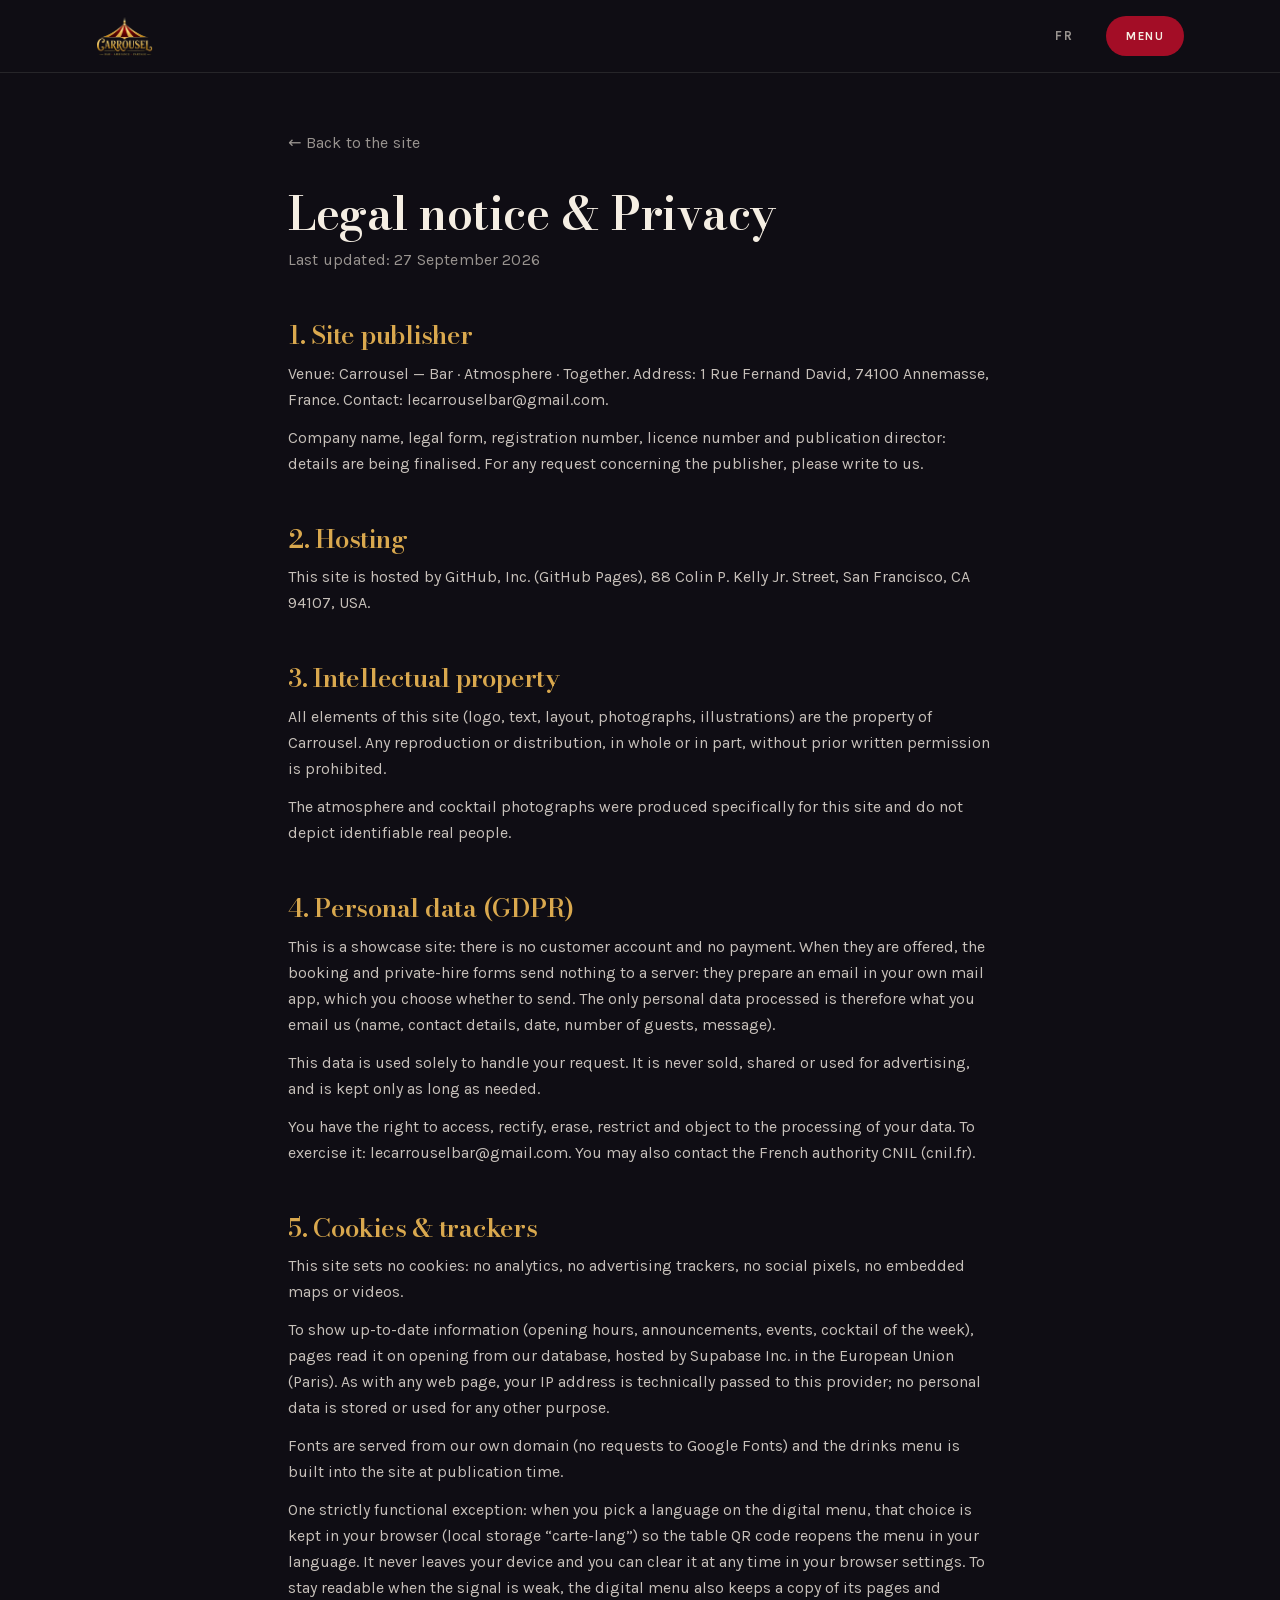
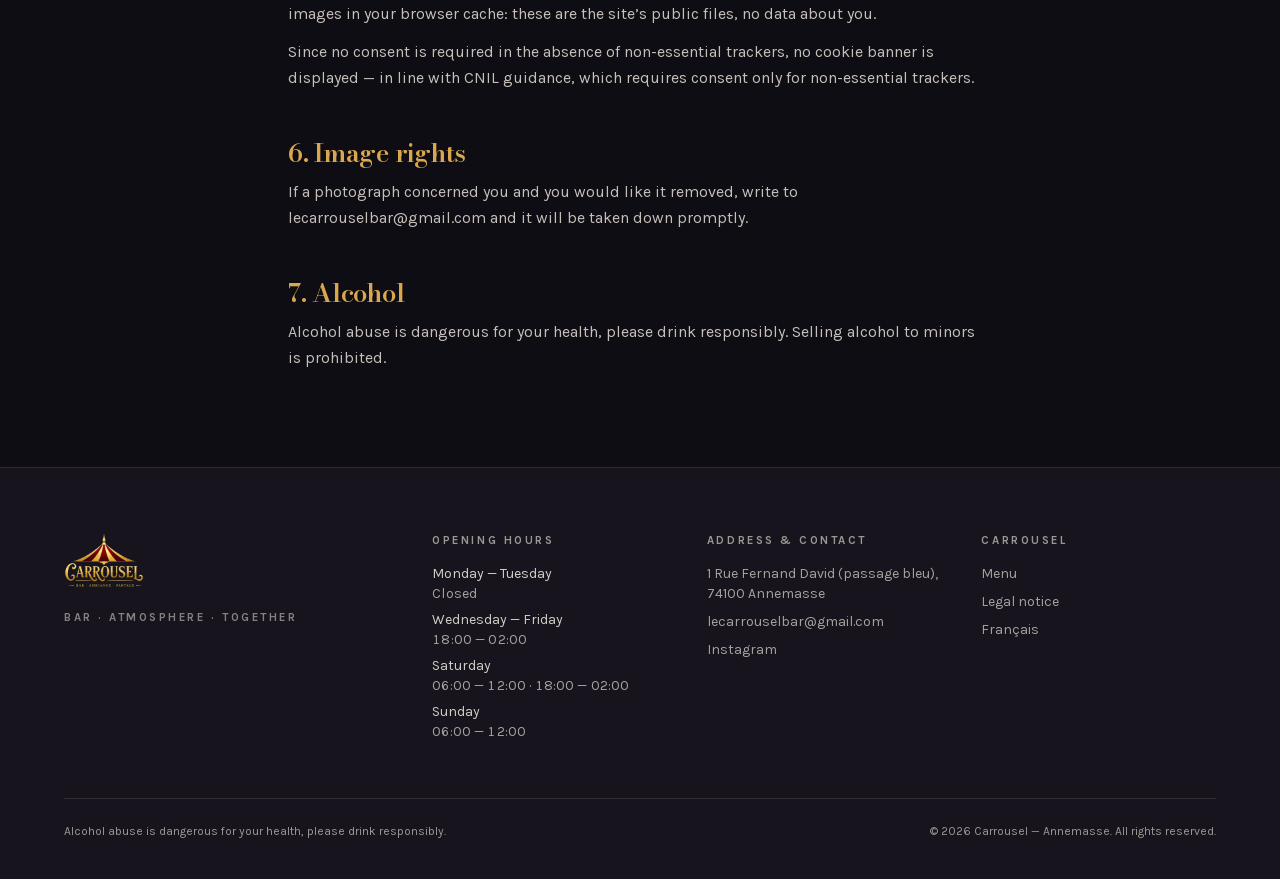
<file: en/legal/index.html>
<!DOCTYPE html><html lang="en" class="bodoni_moda_bafb91ea-module__stlXZG__variable karla_78029e28-module__QQIApa__variable"><head><meta charSet="utf-8"/><meta name="viewport" content="width=device-width, initial-scale=1"/><link rel="preload" href="/_next/static/media/52b5d5098cb87ddd-s.p.3r2y_bth_sjsm.woff2" as="font" crossorigin="" type="font/woff2"/><link rel="preload" href="/_next/static/media/680aa1e827d679d2-s.p.42ymt1gosxo71.woff2" as="font" crossorigin="" type="font/woff2"/><link rel="preload" as="image" imageSrcSet="/brand/logo-240.webp 240w, /brand/logo-360.webp 360w, /brand/logo-480.webp 480w, /brand/logo-960.webp 960w" imageSizes="140px" fetchPriority="auto"/><style data-precedence="next" data-href="/_next/static/chunks/0hyv037mlk93s.css">@layer properties{@supports (((-webkit-hyphens:none)) and (not (margin-trim:inline))) or ((-moz-orient:inline) and (not (color:rgb(from red r g b)))){*,:before,:after,::backdrop{--tw-translate-x:0;--tw-translate-y:0;--tw-translate-z:0;--tw-scale-x:1;--tw-scale-y:1;--tw-scale-z:1;--tw-space-y-reverse:0;--tw-divide-y-reverse:0;--tw-border-style:solid;--tw-gradient-position:initial;--tw-gradient-from:#0000;--tw-gradient-via:#0000;--tw-gradient-to:#0000;--tw-gradient-stops:initial;--tw-gradient-via-stops:initial;--tw-gradient-from-position:0%;--tw-gradient-via-position:50%;--tw-gradient-to-position:100%;--tw-leading:initial;--tw-font-weight:initial;--tw-tracking:initial;--tw-ordinal:initial;--tw-slashed-zero:initial;--tw-numeric-figure:initial;--tw-numeric-spacing:initial;--tw-numeric-fraction:initial;--tw-shadow:0 0 #0000;--tw-shadow-color:initial;--tw-shadow-alpha:100%;--tw-inset-shadow:0 0 #0000;--tw-inset-shadow-color:initial;--tw-inset-shadow-alpha:100%;--tw-ring-color:initial;--tw-ring-shadow:0 0 #0000;--tw-inset-ring-color:initial;--tw-inset-ring-shadow:0 0 #0000;--tw-ring-inset:initial;--tw-ring-offset-width:0px;--tw-ring-offset-color:#fff;--tw-ring-offset-shadow:0 0 #0000;--tw-blur:initial;--tw-brightness:initial;--tw-contrast:initial;--tw-grayscale:initial;--tw-hue-rotate:initial;--tw-invert:initial;--tw-opacity:initial;--tw-saturate:initial;--tw-sepia:initial;--tw-drop-shadow:initial;--tw-drop-shadow-color:initial;--tw-drop-shadow-alpha:100%;--tw-drop-shadow-size:initial;--tw-backdrop-blur:initial;--tw-backdrop-brightness:initial;--tw-backdrop-contrast:initial;--tw-backdrop-grayscale:initial;--tw-backdrop-hue-rotate:initial;--tw-backdrop-invert:initial;--tw-backdrop-opacity:initial;--tw-backdrop-saturate:initial;--tw-backdrop-sepia:initial;--tw-duration:initial;--tw-ease:initial}}}@layer theme{:root,:host{--font-sans:-apple-system, BlinkMacSystemFont, "Segoe UI", Roboto, "Helvetica Neue", "Noto Sans", Arial, sans-serif, "Apple Color Emoji", "Segoe UI Emoji", "Segoe UI Symbol", "Noto Color Emoji";--font-mono:ui-monospace, SFMono-Regular, Menlo, Monaco, Consolas, "Liberation Mono", "Courier New", monospace;--color-emerald-400:#00d294;--color-white:#fff;--spacing:.25rem;--container-sm:24rem;--container-md:28rem;--container-lg:32rem;--container-xl:36rem;--container-2xl:42rem;--container-3xl:48rem;--container-4xl:56rem;--container-5xl:64rem;--container-6xl:72rem;--text-xs:.75rem;--text-xs--line-height:calc(1 / .75);--text-sm:.875rem;--text-sm--line-height:calc(1.25 / .875);--text-base:1rem;--text-base--line-height:calc(1.5 / 1);--text-lg:1.125rem;--text-lg--line-height:calc(1.75 / 1.125);--text-2xl:1.5rem;--text-2xl--line-height:calc(2 / 1.5);--font-weight-normal:400;--font-weight-semibold:600;--font-weight-bold:700;--leading-tight:1.25;--leading-snug:1.375;--leading-relaxed:1.625;--radius-lg:.5rem;--radius-xl:.75rem;--radius-2xl:1rem;--animate-ping:ping 1s cubic-bezier(0, 0, .2, 1) infinite;--blur-md:12px;--default-transition-duration:.15s;--default-transition-timing-function:cubic-bezier(.4, 0, .2, 1);--default-font-family:var(--font-sans);--default-mono-font-family:var(--font-mono);--color-nuit:#0f0d14;--color-nuit-2:#17141d;--color-velours:#1f1a27;--color-or:#d9a84e;--color-or-clair:#edc97e;--color-rouge:#c8102e;--color-rouge-2:#a30d26;--color-creme:#f5eee3;--font-display:var(--ff-display), "Bodoni 72", Didot, Georgia, serif;--font-body:var(--ff-body), system-ui, -apple-system, "Segoe UI", sans-serif;--text-display-xl:clamp(2.6rem, 5.4vw, 5rem);--text-display-l:clamp(2rem, 3.6vw, 3.1rem);--text-display-m:clamp(1.35rem, 2vw, 1.65rem);--text-body-l:clamp(1.03rem, 1.2vw, 1.14rem);--space-section:clamp(4.5rem, 9vw, 8rem);--space-head:clamp(2rem, 4vw, 3.25rem);--ease-ride:cubic-bezier(.22, 1, .36, 1)}@supports (color:lab(0% 0 0)){:root,:host{--color-emerald-400:lab(75.0771% -60.7313 19.4146)}}}@layer base{*,:after,:before,::backdrop{box-sizing:border-box;border:0 solid;margin:0;padding:0}::file-selector-button{box-sizing:border-box;border:0 solid;margin:0;padding:0}html,:host{-webkit-text-size-adjust:100%;tab-size:4;line-height:1.5;font-family:var(--default-font-family,-apple-system, BlinkMacSystemFont, "Segoe UI", Roboto, "Helvetica Neue", "Noto Sans", Arial, sans-serif, "Apple Color Emoji", "Segoe UI Emoji", "Segoe UI Symbol", "Noto Color Emoji");font-feature-settings:var(--default-font-feature-settings,normal);font-variation-settings:var(--default-font-variation-settings,normal);-webkit-tap-highlight-color:transparent}hr{height:0;color:inherit;border-top-width:1px}abbr:where([title]){-webkit-text-decoration:underline dotted;text-decoration:underline dotted}h1,h2,h3,h4,h5,h6{font-size:inherit;font-weight:inherit}a{color:inherit;-webkit-text-decoration:inherit;-webkit-text-decoration:inherit;-webkit-text-decoration:inherit;-webkit-text-decoration:inherit;text-decoration:inherit}b,strong{font-weight:bolder}code,kbd,samp,pre{font-family:var(--default-mono-font-family,ui-monospace, SFMono-Regular, Menlo, Monaco, Consolas, "Liberation Mono", "Courier New", monospace);font-feature-settings:var(--default-mono-font-feature-settings,normal);font-variation-settings:var(--default-mono-font-variation-settings,normal);font-size:1em}small{font-size:80%}sub,sup{vertical-align:baseline;font-size:75%;line-height:0;position:relative}sub{bottom:-.25em}sup{top:-.5em}table{text-indent:0;border-color:inherit;border-collapse:collapse}:-moz-focusring:where(:not(iframe)){outline:auto}progress{vertical-align:baseline}summary{display:list-item}ol,ul,menu{list-style:none}img,svg,video,canvas,audio,iframe,embed,object{vertical-align:middle;display:block}img,video{max-width:100%;height:auto}button,input,select,optgroup,textarea{font:inherit;font-feature-settings:inherit;font-variation-settings:inherit;letter-spacing:inherit;color:inherit;opacity:1;background-color:#0000;border-radius:0}::file-selector-button{font:inherit;font-feature-settings:inherit;font-variation-settings:inherit;letter-spacing:inherit;color:inherit;opacity:1;background-color:#0000;border-radius:0}:where(select:is([multiple],[size])) optgroup{font-weight:bolder}:where(select:is([multiple],[size])) optgroup option{padding-inline-start:20px}::file-selector-button{margin-inline-end:4px}::placeholder{opacity:1}@supports (not ((-webkit-appearance:-apple-pay-button))) or (contain-intrinsic-size:1px){::placeholder{color:currentColor}@supports (color:color-mix(in lab, red, red)){::placeholder{color:color-mix(in oklab, currentcolor 50%, transparent)}}}textarea{resize:vertical}::-webkit-search-decoration{-webkit-appearance:none}::-webkit-date-and-time-value{min-height:1lh;text-align:inherit}::-webkit-datetime-edit{display:inline-flex}::-webkit-datetime-edit-fields-wrapper{padding:0}::-webkit-datetime-edit{padding-block:0}::-webkit-datetime-edit-year-field{padding-block:0}::-webkit-datetime-edit-month-field{padding-block:0}::-webkit-datetime-edit-day-field{padding-block:0}::-webkit-datetime-edit-hour-field{padding-block:0}::-webkit-datetime-edit-minute-field{padding-block:0}::-webkit-datetime-edit-second-field{padding-block:0}::-webkit-datetime-edit-millisecond-field{padding-block:0}::-webkit-datetime-edit-meridiem-field{padding-block:0}::-webkit-calendar-picker-indicator{line-height:1}:-moz-ui-invalid{box-shadow:none}button,input:where([type=button],[type=reset],[type=submit]){appearance:button}::file-selector-button{appearance:button}::-webkit-inner-spin-button{height:auto}::-webkit-outer-spin-button{height:auto}[hidden]:where(:not([hidden=until-found])){display:none!important}html{-webkit-text-size-adjust:100%;scroll-behavior:smooth;scroll-padding-top:5rem;overflow-x:clip}body{background-color:var(--color-nuit);color:var(--color-creme);font-family:var(--font-body);-webkit-font-smoothing:antialiased;text-rendering:optimizelegibility;font-size:1rem;line-height:1.65;overflow-x:clip}h1,h2,h3,h4{font-family:var(--font-display);letter-spacing:-.01em;font-weight:600;line-height:1.08}p{text-wrap:pretty}h1,h2{text-wrap:balance}::selection{background-color:var(--color-or);color:var(--color-nuit)}:focus-visible{outline:2px solid var(--color-or);outline-offset:3px;border-radius:4px}img,video{max-width:100%;display:block}picture{display:contents}}@layer components;@layer utilities{.pointer-events-none{pointer-events:none}.visible{visibility:visible}.sr-only{clip-path:inset(50%);white-space:nowrap;border-width:0;width:1px;height:1px;margin:-1px;padding:0;position:absolute;overflow:hidden}.absolute{position:absolute}.fixed{position:fixed}.relative{position:relative}.sticky{position:sticky}.inset-0{inset:0}.inset-x-0{inset-inline:0}.top-0{top:0}.top-16{top:calc(var(--spacing) * 16)}.right-5{right:calc(var(--spacing) * 5)}.bottom-0{bottom:0}.bottom-5{bottom:calc(var(--spacing) * 5)}.bottom-24{bottom:calc(var(--spacing) * 24)}.left-1\/2{left:50%}.isolate{isolation:isolate}.-z-10{z-index:calc(10 * -1)}.-z-20{z-index:calc(20 * -1)}.z-10{z-index:10}.z-30{z-index:30}.z-40{z-index:40}.z-50{z-index:50}.col-span-1{grid-column:span 1/span 1}.col-span-2{grid-column:span 2/span 2}.row-start-2{grid-row-start:2}.mx-auto{margin-inline:auto}.mt-\(--space-head\){margin-top:var(--space-head)}.mt-0\.5{margin-top:calc(var(--spacing) * .5)}.mt-1{margin-top:var(--spacing)}.mt-1\.5{margin-top:calc(var(--spacing) * 1.5)}.mt-2{margin-top:calc(var(--spacing) * 2)}.mt-3{margin-top:calc(var(--spacing) * 3)}.mt-4{margin-top:calc(var(--spacing) * 4)}.mt-5{margin-top:calc(var(--spacing) * 5)}.mt-6{margin-top:calc(var(--spacing) * 6)}.mt-7{margin-top:calc(var(--spacing) * 7)}.mt-8{margin-top:calc(var(--spacing) * 8)}.mt-9{margin-top:calc(var(--spacing) * 9)}.mt-10{margin-top:calc(var(--spacing) * 10)}.mt-12{margin-top:calc(var(--spacing) * 12)}.mt-14{margin-top:calc(var(--spacing) * 14)}.mt-20{margin-top:calc(var(--spacing) * 20)}.-mr-2{margin-right:calc(var(--spacing) * -2)}.mb-1{margin-bottom:var(--spacing)}.mb-3{margin-bottom:calc(var(--spacing) * 3)}.mb-4{margin-bottom:calc(var(--spacing) * 4)}.mb-5{margin-bottom:calc(var(--spacing) * 5)}.mb-6{margin-bottom:calc(var(--spacing) * 6)}.mb-11{margin-bottom:calc(var(--spacing) * 11)}.mb-12{margin-bottom:calc(var(--spacing) * 12)}.ml-auto{margin-left:auto}.btn{min-height:3rem;font-family:var(--font-body);letter-spacing:.12em;text-transform:uppercase;transition:background-color .2s, color .2s, border-color .2s, transform .2s var(--ease-ride);border-radius:999px;justify-content:center;align-items:center;gap:.5rem;padding-inline:1.6rem;font-size:.8rem;font-weight:700;display:inline-flex}.block{display:block}.flex{display:flex}.grid{display:grid}.hidden{display:none}.inline{display:inline}.inline-flex{display:inline-flex}.table{display:table}.aspect-\[4\/5\]{aspect-ratio:4/5}.size-1\.5{width:calc(var(--spacing) * 1.5);height:calc(var(--spacing) * 1.5)}.size-2\.5{width:calc(var(--spacing) * 2.5);height:calc(var(--spacing) * 2.5)}.size-5{width:calc(var(--spacing) * 5);height:calc(var(--spacing) * 5)}.size-6{width:calc(var(--spacing) * 6);height:calc(var(--spacing) * 6)}.size-8{width:calc(var(--spacing) * 8);height:calc(var(--spacing) * 8)}.size-9{width:calc(var(--spacing) * 9);height:calc(var(--spacing) * 9)}.size-11{width:calc(var(--spacing) * 11);height:calc(var(--spacing) * 11)}.size-12{width:calc(var(--spacing) * 12);height:calc(var(--spacing) * 12)}.size-24{width:calc(var(--spacing) * 24);height:calc(var(--spacing) * 24)}.size-\[5\.25rem\]{width:5.25rem;height:5.25rem}.h-0\.5{height:calc(var(--spacing) * .5)}.h-5{height:calc(var(--spacing) * 5)}.h-9{height:calc(var(--spacing) * 9)}.h-10{height:calc(var(--spacing) * 10)}.h-11{height:calc(var(--spacing) * 11)}.h-12{height:calc(var(--spacing) * 12)}.h-14{height:calc(var(--spacing) * 14)}.h-16{height:calc(var(--spacing) * 16)}.h-auto{height:auto}.h-full{height:100%}.max-h-28{max-height:calc(var(--spacing) * 28)}.min-h-6{min-height:calc(var(--spacing) * 6)}.min-h-9{min-height:calc(var(--spacing) * 9)}.min-h-10{min-height:calc(var(--spacing) * 10)}.min-h-11{min-height:calc(var(--spacing) * 11)}.min-h-14{min-height:calc(var(--spacing) * 14)}.min-h-16{min-height:calc(var(--spacing) * 16)}.min-h-20{min-height:calc(var(--spacing) * 20)}.min-h-\[11\.5rem\]{min-height:11.5rem}.min-h-\[26rem\]{min-height:26rem}.min-h-\[70vh\]{min-height:70vh}.min-h-\[92svh\]{min-height:92svh}.min-h-dvh{min-height:100dvh}.w-6{width:calc(var(--spacing) * 6)}.w-12{width:calc(var(--spacing) * 12)}.w-28{width:calc(var(--spacing) * 28)}.w-36{width:calc(var(--spacing) * 36)}.w-\[82\%\]{width:82%}.w-auto{width:auto}.w-full{width:100%}.w-px{width:1px}.max-w-2xl{max-width:var(--container-2xl)}.max-w-3xl{max-width:var(--container-3xl)}.max-w-4xl{max-width:var(--container-4xl)}.max-w-5xl{max-width:var(--container-5xl)}.max-w-6xl{max-width:var(--container-6xl)}.max-w-\[27rem\]{max-width:27rem}.max-w-\[90rem\]{max-width:90rem}.max-w-lg{max-width:var(--container-lg)}.max-w-md{max-width:var(--container-md)}.max-w-prose{max-width:65ch}.max-w-sm{max-width:var(--container-sm)}.max-w-xl{max-width:var(--container-xl)}.min-w-0{min-width:0}.min-w-10{min-width:calc(var(--spacing) * 10)}.min-w-11{min-width:calc(var(--spacing) * 11)}.min-w-\[9rem\]{min-width:9rem}.flex-1{flex:1}.shrink-0{flex-shrink:0}.-translate-x-1\/2{--tw-translate-x:calc(calc(1 / 2 * 100%) * -1);translate:var(--tw-translate-x) var(--tw-translate-y)}.-translate-y-\[7px\]{--tw-translate-y:calc(7px * -1);translate:var(--tw-translate-x) var(--tw-translate-y)}.translate-y-0{--tw-translate-y:0px;translate:var(--tw-translate-x) var(--tw-translate-y)}.translate-y-3{--tw-translate-y:calc(var(--spacing) * 3);translate:var(--tw-translate-x) var(--tw-translate-y)}.translate-y-\[7px\]{--tw-translate-y:7px;translate:var(--tw-translate-x) var(--tw-translate-y)}.scale-110{--tw-scale-x:110%;--tw-scale-y:110%;--tw-scale-z:110%;scale:var(--tw-scale-x) var(--tw-scale-y)}.-rotate-45{rotate:-45deg}.rotate-45{rotate:45deg}.animate-ping{animation:var(--animate-ping)}.cursor-pointer{cursor:pointer}.scroll-mt-24{scroll-margin-top:calc(var(--spacing) * 24)}.\[scrollbar-width\:none\]{scrollbar-width:none}.list-disc{list-style-type:disc}.list-none{list-style-type:none}.columns-1{columns:1}.break-inside-avoid{break-inside:avoid}.grid-cols-2{grid-template-columns:repeat(2,minmax(0,1fr))}.grid-cols-3{grid-template-columns:repeat(3,minmax(0,1fr))}.grid-cols-\[1fr_auto\]{grid-template-columns:1fr auto}.grid-cols-\[5\.5rem_1fr\]{grid-template-columns:5.5rem 1fr}.flex-col{flex-direction:column}.flex-wrap{flex-wrap:wrap}.place-items-center{place-items:center}.items-baseline{align-items:baseline}.items-center{align-items:center}.items-end{align-items:flex-end}.items-start{align-items:flex-start}.justify-between{justify-content:space-between}.justify-center{justify-content:center}.justify-end{justify-content:flex-end}.gap-0\.5{gap:calc(var(--spacing) * .5)}.gap-1{gap:var(--spacing)}.gap-1\.5{gap:calc(var(--spacing) * 1.5)}.gap-2{gap:calc(var(--spacing) * 2)}.gap-2\.5{gap:calc(var(--spacing) * 2.5)}.gap-3{gap:calc(var(--spacing) * 3)}.gap-4{gap:calc(var(--spacing) * 4)}.gap-5{gap:calc(var(--spacing) * 5)}.gap-6{gap:calc(var(--spacing) * 6)}.gap-7{gap:calc(var(--spacing) * 7)}.gap-10{gap:calc(var(--spacing) * 10)}.gap-12{gap:calc(var(--spacing) * 12)}.gap-\[5px\]{gap:5px}:where(.space-y-0\.5>:not(:last-child)){--tw-space-y-reverse:0;margin-block-start:calc(calc(var(--spacing) * .5) * var(--tw-space-y-reverse));margin-block-end:calc(calc(var(--spacing) * .5) * calc(1 - var(--tw-space-y-reverse)))}:where(.space-y-1>:not(:last-child)){--tw-space-y-reverse:0;margin-block-start:calc(var(--spacing) * var(--tw-space-y-reverse));margin-block-end:calc(var(--spacing) * calc(1 - var(--tw-space-y-reverse)))}:where(.space-y-1\.5>:not(:last-child)){--tw-space-y-reverse:0;margin-block-start:calc(calc(var(--spacing) * 1.5) * var(--tw-space-y-reverse));margin-block-end:calc(calc(var(--spacing) * 1.5) * calc(1 - var(--tw-space-y-reverse)))}:where(.space-y-2>:not(:last-child)){--tw-space-y-reverse:0;margin-block-start:calc(calc(var(--spacing) * 2) * var(--tw-space-y-reverse));margin-block-end:calc(calc(var(--spacing) * 2) * calc(1 - var(--tw-space-y-reverse)))}:where(.space-y-3>:not(:last-child)){--tw-space-y-reverse:0;margin-block-start:calc(calc(var(--spacing) * 3) * var(--tw-space-y-reverse));margin-block-end:calc(calc(var(--spacing) * 3) * calc(1 - var(--tw-space-y-reverse)))}:where(.space-y-4>:not(:last-child)){--tw-space-y-reverse:0;margin-block-start:calc(calc(var(--spacing) * 4) * var(--tw-space-y-reverse));margin-block-end:calc(calc(var(--spacing) * 4) * calc(1 - var(--tw-space-y-reverse)))}:where(.space-y-6>:not(:last-child)){--tw-space-y-reverse:0;margin-block-start:calc(calc(var(--spacing) * 6) * var(--tw-space-y-reverse));margin-block-end:calc(calc(var(--spacing) * 6) * calc(1 - var(--tw-space-y-reverse)))}.gap-x-3{column-gap:calc(var(--spacing) * 3)}.gap-x-4{column-gap:calc(var(--spacing) * 4)}.gap-x-5{column-gap:calc(var(--spacing) * 5)}.gap-x-6{column-gap:calc(var(--spacing) * 6)}.gap-y-1{row-gap:var(--spacing)}.gap-y-4{row-gap:calc(var(--spacing) * 4)}.gap-y-7{row-gap:calc(var(--spacing) * 7)}.gap-y-8{row-gap:calc(var(--spacing) * 8)}:where(.divide-y>:not(:last-child)){--tw-divide-y-reverse:0;border-bottom-style:var(--tw-border-style);border-top-style:var(--tw-border-style);border-top-width:calc(1px * var(--tw-divide-y-reverse));border-bottom-width:calc(1px * calc(1 - var(--tw-divide-y-reverse)))}:where(.divide-\[\#efe3d5\]>:not(:last-child)){border-color:#efe3d5}:where(.divide-creme\/10>:not(:last-child)){border-color:#f5eee31a}@supports (color:color-mix(in lab, red, red)){:where(.divide-creme\/10>:not(:last-child)){border-color:color-mix(in oklab, var(--color-creme) 10%, transparent)}}:where(.divide-creme\/12>:not(:last-child)){border-color:#f5eee31f}@supports (color:color-mix(in lab, red, red)){:where(.divide-creme\/12>:not(:last-child)){border-color:color-mix(in oklab, var(--color-creme) 12%, transparent)}}.self-start{align-self:flex-start}.overflow-hidden{overflow:hidden}.overflow-x-auto{overflow-x:auto}.overflow-y-auto{overflow-y:auto}.rounded{border-radius:.25rem}.rounded-2xl{border-radius:var(--radius-2xl)}.rounded-\[1\.1rem\]{border-radius:1.1rem}.rounded-\[1\.5rem\]{border-radius:1.5rem}.rounded-\[1\.25rem\]{border-radius:1.25rem}.rounded-full{border-radius:3.40282e38px}.rounded-lg{border-radius:var(--radius-lg)}.rounded-xl{border-radius:var(--radius-xl)}.border{border-style:var(--tw-border-style);border-width:1px}.border-y{border-block-style:var(--tw-border-style);border-block-width:1px}.border-t{border-top-style:var(--tw-border-style);border-top-width:1px}.border-b{border-bottom-style:var(--tw-border-style);border-bottom-width:1px}.border-\[\#d8c3b0\]{border-color:#d8c3b0}.border-\[\#e5b3b3\]{border-color:#e5b3b3}.border-\[\#e6d6c4\]{border-color:#e6d6c4}.border-\[\#efe3d5\]{border-color:#efe3d5}.border-\[\#f5eee3\]\/40{border-color:#f5eee366;border-color:lab(94.4258% 1.05104 6.22194/.4)}.border-creme{border-color:var(--color-creme)}.border-creme\/10{border-color:#f5eee31a}@supports (color:color-mix(in lab, red, red)){.border-creme\/10{border-color:color-mix(in oklab, var(--color-creme) 10%, transparent)}}.border-creme\/12{border-color:#f5eee31f}@supports (color:color-mix(in lab, red, red)){.border-creme\/12{border-color:color-mix(in oklab, var(--color-creme) 12%, transparent)}}.border-creme\/15{border-color:#f5eee326}@supports (color:color-mix(in lab, red, red)){.border-creme\/15{border-color:color-mix(in oklab, var(--color-creme) 15%, transparent)}}.border-creme\/20{border-color:#f5eee333}@supports (color:color-mix(in lab, red, red)){.border-creme\/20{border-color:color-mix(in oklab, var(--color-creme) 20%, transparent)}}.border-creme\/25{border-color:#f5eee340}@supports (color:color-mix(in lab, red, red)){.border-creme\/25{border-color:color-mix(in oklab, var(--color-creme) 25%, transparent)}}.border-creme\/30{border-color:#f5eee34d}@supports (color:color-mix(in lab, red, red)){.border-creme\/30{border-color:color-mix(in oklab, var(--color-creme) 30%, transparent)}}.border-creme\/35{border-color:#f5eee359}@supports (color:color-mix(in lab, red, red)){.border-creme\/35{border-color:color-mix(in oklab, var(--color-creme) 35%, transparent)}}.border-current\/30{border-color:currentColor}@supports (color:color-mix(in lab, red, red)){.border-current\/30{border-color:color-mix(in oklab, currentcolor 30%, transparent)}}.border-or-clair\/30{border-color:#edc97e4d}@supports (color:color-mix(in lab, red, red)){.border-or-clair\/30{border-color:color-mix(in oklab, var(--color-or-clair) 30%, transparent)}}.border-or-clair\/45{border-color:#edc97e73}@supports (color:color-mix(in lab, red, red)){.border-or-clair\/45{border-color:color-mix(in oklab, var(--color-or-clair) 45%, transparent)}}.border-or\/30{border-color:#d9a84e4d}@supports (color:color-mix(in lab, red, red)){.border-or\/30{border-color:color-mix(in oklab, var(--color-or) 30%, transparent)}}.border-or\/40{border-color:#d9a84e66}@supports (color:color-mix(in lab, red, red)){.border-or\/40{border-color:color-mix(in oklab, var(--color-or) 40%, transparent)}}.border-transparent{border-color:#0000}.\!bg-\[\#f6efe4\]{background-color:#f6efe4!important}.bg-\[\#1f7a4a\]{background-color:#1f7a4a}.bg-\[\#4f0a13\]{background-color:#4f0a13}.bg-\[\#5c0c16\]{background-color:#5c0c16}.bg-\[\#5c0c16\]\/40{background-color:#5c0c1666;background-color:lab(18.7716% 35.6118 18.0702/.4)}.bg-\[\#5c0c16\]\/55{background-color:#5c0c168c;background-color:lab(18.7716% 35.6118 18.0702/.55)}.bg-\[\#5c0c16\]\/60{background-color:#5c0c1699;background-color:lab(18.7716% 35.6118 18.0702/.6)}.bg-\[\#5c0c16\]\/75{background-color:#5c0c16bf;background-color:lab(18.7716% 35.6118 18.0702/.75)}.bg-\[\#5c0c16\]\/95{background-color:#5c0c16f2;background-color:lab(18.7716% 35.6118 18.0702/.95)}.bg-\[\#7c111d\]{background-color:#7c111d}.bg-\[\#63101a\]\/92{background-color:#63101aeb;background-color:lab(20.8666% 36.8631 18.2173/.92)}.bg-\[\#a3121f\]{background-color:#a3121f}.bg-\[\#eee3d6\]{background-color:#eee3d6}.bg-\[\#f3e2cf\]{background-color:#f3e2cf}.bg-\[\#f3e9dd\]{background-color:#f3e9dd}.bg-\[\#f5eee3\]{background-color:#f5eee3}.bg-\[\#faf5ee\]{background-color:#faf5ee}.bg-\[\#fbe0e0\]{background-color:#fbe0e0}.bg-\[\#fdebc8\]{background-color:#fdebc8}.bg-creme{background-color:var(--color-creme)}.bg-creme\/15{background-color:#f5eee326}@supports (color:color-mix(in lab, red, red)){.bg-creme\/15{background-color:color-mix(in oklab, var(--color-creme) 15%, transparent)}}.bg-creme\/45{background-color:#f5eee373}@supports (color:color-mix(in lab, red, red)){.bg-creme\/45{background-color:color-mix(in oklab, var(--color-creme) 45%, transparent)}}.bg-current\/15{background-color:currentColor}@supports (color:color-mix(in lab, red, red)){.bg-current\/15{background-color:color-mix(in oklab, currentcolor 15%, transparent)}}.bg-emerald-400{background-color:var(--color-emerald-400)}.bg-emerald-400\/60{background-color:#00d29499}@supports (color:color-mix(in lab, red, red)){.bg-emerald-400\/60{background-color:color-mix(in oklab, var(--color-emerald-400) 60%, transparent)}}.bg-nuit{background-color:var(--color-nuit)}.bg-nuit-2{background-color:var(--color-nuit-2)}.bg-nuit\/90{background-color:#0f0d14e6}@supports (color:color-mix(in lab, red, red)){.bg-nuit\/90{background-color:color-mix(in oklab, var(--color-nuit) 90%, transparent)}}.bg-or{background-color:var(--color-or)}.bg-or\/10{background-color:#d9a84e1a}@supports (color:color-mix(in lab, red, red)){.bg-or\/10{background-color:color-mix(in oklab, var(--color-or) 10%, transparent)}}.bg-rouge-2{background-color:var(--color-rouge-2)}.bg-rouge\/15{background-color:#c8102e26}@supports (color:color-mix(in lab, red, red)){.bg-rouge\/15{background-color:color-mix(in oklab, var(--color-rouge) 15%, transparent)}}.bg-velours{background-color:var(--color-velours)}.bg-white{background-color:var(--color-white)}.bg-white\/60{background-color:#fff9}@supports (color:color-mix(in lab, red, red)){.bg-white\/60{background-color:color-mix(in oklab, var(--color-white) 60%, transparent)}}.bg-white\/95{background-color:#fffffff2}@supports (color:color-mix(in lab, red, red)){.bg-white\/95{background-color:color-mix(in oklab, var(--color-white) 95%, transparent)}}.bg-gradient-to-b{--tw-gradient-position:to bottom in oklab;background-image:linear-gradient(var(--tw-gradient-stops))}.bg-\[linear-gradient\(to_bottom\,rgba\(52\,5\,11\,0\.82\)\,rgba\(52\,5\,11\,0\.45\)_60\%\,transparent\)\]{background-image:linear-gradient(#34050bd1,#34050b73 60%,#0000)}.bg-\[linear-gradient\(to_top\,rgba\(15\,13\,20\,0\.96\)_15\%\,rgba\(15\,13\,20\,0\.55\)_60\%\,rgba\(15\,13\,20\,0\.25\)\)\]{background-image:linear-gradient(#0f0d1440,#0f0d148c 40%,#0f0d14f5 85%)}.bg-\[linear-gradient\(to_top\,rgba\(15\,13\,20\,0\.98\)_0\%\,rgba\(15\,13\,20\,0\.9\)_45\%\,rgba\(15\,13\,20\,0\.62\)_75\%\,rgba\(15\,13\,20\,0\.55\)_100\%\)\]{background-image:linear-gradient(#0f0d148c 0%,#0f0d149e 25%,#0f0d14e6 55%,#0f0d14fa 100%)}.bg-\[radial-gradient\(420px_260px_at_15\%_50\%\,rgba\(217\,168\,78\,0\.14\)\,transparent_70\%\)\]{background-image:radial-gradient(420px 260px at 15%,#d9a84e24,#0000 70%)}.from-nuit\/70{--tw-gradient-from:#0f0d14b3}@supports (color:color-mix(in lab, red, red)){.from-nuit\/70{--tw-gradient-from:color-mix(in oklab, var(--color-nuit) 70%, transparent)}}.from-nuit\/70{--tw-gradient-stops:var(--tw-gradient-via-stops,var(--tw-gradient-position), var(--tw-gradient-from) var(--tw-gradient-from-position), var(--tw-gradient-to) var(--tw-gradient-to-position))}.to-transparent{--tw-gradient-to:transparent;--tw-gradient-stops:var(--tw-gradient-via-stops,var(--tw-gradient-position), var(--tw-gradient-from) var(--tw-gradient-from-position), var(--tw-gradient-to) var(--tw-gradient-to-position))}.\[mask-image\:linear-gradient\(to_right\,\#000_88\%\,transparent\)\]{-webkit-mask-image:linear-gradient(90deg,#000 88%,#0000);mask-image:linear-gradient(90deg,#000 88%,#0000)}.object-cover{object-fit:cover}.object-\[65\%_center\]{object-position:65% center}.object-\[center_58\%\]{object-position:center 58%}.object-top{object-position:top}.p-0\.5{padding:calc(var(--spacing) * .5)}.p-1{padding:var(--spacing)}.p-3{padding:calc(var(--spacing) * 3)}.p-4{padding:calc(var(--spacing) * 4)}.p-6{padding:calc(var(--spacing) * 6)}.p-7{padding:calc(var(--spacing) * 7)}.px-2{padding-inline:calc(var(--spacing) * 2)}.px-3{padding-inline:calc(var(--spacing) * 3)}.px-4{padding-inline:calc(var(--spacing) * 4)}.px-5{padding-inline:calc(var(--spacing) * 5)}.py-0\.5{padding-block:calc(var(--spacing) * .5)}.py-1{padding-block:var(--spacing)}.py-2{padding-block:calc(var(--spacing) * 2)}.py-3{padding-block:calc(var(--spacing) * 3)}.py-3\.5{padding-block:calc(var(--spacing) * 3.5)}.py-4{padding-block:calc(var(--spacing) * 4)}.py-5{padding-block:calc(var(--spacing) * 5)}.py-6{padding-block:calc(var(--spacing) * 6)}.py-10{padding-block:calc(var(--spacing) * 10)}.py-20{padding-block:calc(var(--spacing) * 20)}.section-y{padding-block:var(--space-section)}.pt-3{padding-top:calc(var(--spacing) * 3)}.pt-4{padding-top:calc(var(--spacing) * 4)}.pt-5{padding-top:calc(var(--spacing) * 5)}.pt-6{padding-top:calc(var(--spacing) * 6)}.pt-8{padding-top:calc(var(--spacing) * 8)}.pt-10{padding-top:calc(var(--spacing) * 10)}.pt-12{padding-top:calc(var(--spacing) * 12)}.pt-14{padding-top:calc(var(--spacing) * 14)}.pt-16{padding-top:calc(var(--spacing) * 16)}.pt-28{padding-top:calc(var(--spacing) * 28)}.pr-2{padding-right:calc(var(--spacing) * 2)}.pr-12{padding-right:calc(var(--spacing) * 12)}.pb-0\.5{padding-bottom:calc(var(--spacing) * .5)}.pb-1{padding-bottom:var(--spacing)}.pb-2{padding-bottom:calc(var(--spacing) * 2)}.pb-2\.5{padding-bottom:calc(var(--spacing) * 2.5)}.pb-4{padding-bottom:calc(var(--spacing) * 4)}.pb-6{padding-bottom:calc(var(--spacing) * 6)}.pb-10{padding-bottom:calc(var(--spacing) * 10)}.pb-12{padding-bottom:calc(var(--spacing) * 12)}.pb-16{padding-bottom:calc(var(--spacing) * 16)}.pb-24{padding-bottom:calc(var(--spacing) * 24)}.pb-40{padding-bottom:calc(var(--spacing) * 40)}.pl-5{padding-left:calc(var(--spacing) * 5)}.text-center{text-align:center}.text-left{text-align:left}.text-right{text-align:right}.kicker{font-family:var(--font-body);letter-spacing:.22em;text-transform:uppercase;font-size:.72rem;font-weight:700}.ticket-num{font-family:var(--font-body);font-variant-numeric:tabular-nums lining-nums;letter-spacing:.01em}.font-display{font-family:var(--font-display)}.text-2xl{font-size:var(--text-2xl);line-height:var(--tw-leading,var(--text-2xl--line-height))}.text-lg{font-size:var(--text-lg);line-height:var(--tw-leading,var(--text-lg--line-height))}.text-sm{font-size:var(--text-sm);line-height:var(--tw-leading,var(--text-sm--line-height))}.text-xs{font-size:var(--text-xs);line-height:var(--tw-leading,var(--text-xs--line-height))}.text-\[0\.6rem\]{font-size:.6rem}.text-\[0\.8rem\]{font-size:.8rem}.text-\[0\.9rem\]{font-size:.9rem}.text-\[0\.72rem\]{font-size:.72rem}.text-\[0\.75rem\]{font-size:.75rem}.text-\[0\.78rem\]{font-size:.78rem}.text-\[0\.82rem\]{font-size:.82rem}.text-\[0\.85rem\]{font-size:.85rem}.text-\[0\.88rem\]{font-size:.88rem}.text-\[0\.92rem\]{font-size:.92rem}.text-\[0\.95rem\]{font-size:.95rem}.text-\[0\.98rem\]{font-size:.98rem}.text-\[1\.1rem\]{font-size:1.1rem}.text-\[1\.02rem\]{font-size:1.02rem}.text-\[1\.2rem\]{font-size:1.2rem}.text-\[1\.3rem\]{font-size:1.3rem}.text-\[1\.05rem\]{font-size:1.05rem}.text-\[1\.6rem\]{font-size:1.6rem}.text-\[1\.7rem\]{font-size:1.7rem}.text-\[1\.8rem\]{font-size:1.8rem}.text-\[1\.12rem\]{font-size:1.12rem}.text-\[1\.15rem\]{font-size:1.15rem}.text-\[1\.25rem\]{font-size:1.25rem}.text-\[1\.28rem\]{font-size:1.28rem}.text-\[1\.35rem\]{font-size:1.35rem}.text-\[1\.55rem\]{font-size:1.55rem}.text-\[1rem\]{font-size:1rem}.text-\[16px\]{font-size:16px}.text-\[clamp\(1\.6rem\,3vw\,2\.3rem\)\]{font-size:clamp(1.6rem,3vw,2.3rem)}.text-\[clamp\(2\.2rem\,6vw\,3\.2rem\)\]{font-size:clamp(2.2rem,6vw,3.2rem)}.text-\[clamp\(3\.2rem\,11vw\,5\.6rem\)\]{font-size:clamp(3.2rem,11vw,5.6rem)}.text-body-l{font-size:var(--text-body-l)}.text-display-l{font-size:var(--text-display-l)}.text-display-m{font-size:var(--text-display-m)}.text-display-xl{font-size:var(--text-display-xl)}.leading-\[1\.12\]{--tw-leading:1.12;line-height:1.12}.leading-none{--tw-leading:1;line-height:1}.leading-relaxed{--tw-leading:var(--leading-relaxed);line-height:var(--leading-relaxed)}.leading-snug{--tw-leading:var(--leading-snug);line-height:var(--leading-snug)}.leading-tight{--tw-leading:var(--leading-tight);line-height:var(--leading-tight)}.font-bold{--tw-font-weight:var(--font-weight-bold);font-weight:var(--font-weight-bold)}.font-normal{--tw-font-weight:var(--font-weight-normal);font-weight:var(--font-weight-normal)}.font-semibold{--tw-font-weight:var(--font-weight-semibold);font-weight:var(--font-weight-semibold)}.tracking-\[0\.04em\]{--tw-tracking:.04em;letter-spacing:.04em}.tracking-\[0\.06em\]{--tw-tracking:.06em;letter-spacing:.06em}.tracking-\[0\.08em\]{--tw-tracking:.08em;letter-spacing:.08em}.tracking-\[0\.14em\]{--tw-tracking:.14em;letter-spacing:.14em}.\!text-\[\#2a0a12\]{color:#2a0a12!important}.text-\[\#2a0a12\]{color:#2a0a12}.text-\[\#4a3036\]{color:#4a3036}.text-\[\#5b1a24\]{color:#5b1a24}.text-\[\#5b4a45\]{color:#5b4a45}.text-\[\#6b4a4f\]{color:#6b4a4f}.text-\[\#7a4a00\]{color:#7a4a00}.text-\[\#7c111d\]{color:#7c111d}.text-\[\#8a7a70\]{color:#8a7a70}.text-\[\#8a1320\]{color:#8a1320}.text-\[\#a3121f\]{color:#a3121f}.text-\[\#f5eee3\]{color:#f5eee3}.text-\[\#f5eee3\]\/75{color:#f5eee3bf;color:lab(94.4258% 1.05104 6.22194/.75)}.text-\[\#f5eee3\]\/85{color:#f5eee3d9;color:lab(94.4258% 1.05104 6.22194/.85)}.text-\[var\(--carte-bg\)\]{color:var(--carte-bg)}.text-creme{color:var(--color-creme)}.text-creme\/30{color:#f5eee34d}@supports (color:color-mix(in lab, red, red)){.text-creme\/30{color:color-mix(in oklab, var(--color-creme) 30%, transparent)}}.text-creme\/35{color:#f5eee359}@supports (color:color-mix(in lab, red, red)){.text-creme\/35{color:color-mix(in oklab, var(--color-creme) 35%, transparent)}}.text-creme\/50{color:#f5eee380}@supports (color:color-mix(in lab, red, red)){.text-creme\/50{color:color-mix(in oklab, var(--color-creme) 50%, transparent)}}.text-creme\/55{color:#f5eee38c}@supports (color:color-mix(in lab, red, red)){.text-creme\/55{color:color-mix(in oklab, var(--color-creme) 55%, transparent)}}.text-creme\/60{color:#f5eee399}@supports (color:color-mix(in lab, red, red)){.text-creme\/60{color:color-mix(in oklab, var(--color-creme) 60%, transparent)}}.text-creme\/65{color:#f5eee3a6}@supports (color:color-mix(in lab, red, red)){.text-creme\/65{color:color-mix(in oklab, var(--color-creme) 65%, transparent)}}.text-creme\/70{color:#f5eee3b3}@supports (color:color-mix(in lab, red, red)){.text-creme\/70{color:color-mix(in oklab, var(--color-creme) 70%, transparent)}}.text-creme\/75{color:#f5eee3bf}@supports (color:color-mix(in lab, red, red)){.text-creme\/75{color:color-mix(in oklab, var(--color-creme) 75%, transparent)}}.text-creme\/80{color:#f5eee3cc}@supports (color:color-mix(in lab, red, red)){.text-creme\/80{color:color-mix(in oklab, var(--color-creme) 80%, transparent)}}.text-creme\/85{color:#f5eee3d9}@supports (color:color-mix(in lab, red, red)){.text-creme\/85{color:color-mix(in oklab, var(--color-creme) 85%, transparent)}}.text-creme\/90{color:#f5eee3e6}@supports (color:color-mix(in lab, red, red)){.text-creme\/90{color:color-mix(in oklab, var(--color-creme) 90%, transparent)}}.text-or{color:var(--color-or)}.text-or-clair{color:var(--color-or-clair)}.text-white{color:var(--color-white)}.uppercase{text-transform:uppercase}.italic{font-style:italic}.not-italic{font-style:normal}.tabular-nums{--tw-numeric-spacing:tabular-nums;font-variant-numeric:var(--tw-ordinal,) var(--tw-slashed-zero,) var(--tw-numeric-figure,) var(--tw-numeric-spacing,) var(--tw-numeric-fraction,)}.underline{text-decoration-line:underline}.decoration-creme\/30{text-decoration-color:#f5eee34d}@supports (color:color-mix(in lab, red, red)){.decoration-creme\/30{-webkit-text-decoration-color:color-mix(in oklab, var(--color-creme) 30%, transparent);-webkit-text-decoration-color:color-mix(in oklab, var(--color-creme) 30%, transparent);-webkit-text-decoration-color:color-mix(in oklab, var(--color-creme) 30%, transparent);text-decoration-color:color-mix(in oklab, var(--color-creme) 30%, transparent)}}.underline-offset-4{text-underline-offset:4px}.\[color-scheme\:dark\]{--lightningcss-light: ;--lightningcss-dark:initial;color-scheme:dark}.opacity-0{opacity:0}.opacity-70{opacity:.7}.opacity-100{opacity:1}.shadow-\[0_-8px_24px_rgba\(60\,20\,20\,0\.12\)\]{--tw-shadow:0 -8px 24px var(--tw-shadow-color,#3c14141f);box-shadow:var(--tw-inset-shadow), var(--tw-inset-ring-shadow), var(--tw-ring-offset-shadow), var(--tw-ring-shadow), var(--tw-shadow)}.shadow-\[0_1px_3px_rgba\(60\,20\,20\,0\.06\)\]{--tw-shadow:0 1px 3px var(--tw-shadow-color,#3c14140f);box-shadow:var(--tw-inset-shadow), var(--tw-inset-ring-shadow), var(--tw-ring-offset-shadow), var(--tw-ring-shadow), var(--tw-shadow)}.shadow-\[0_8px_24px_rgba\(0\,0\,0\,0\.5\)\]{--tw-shadow:0 8px 24px var(--tw-shadow-color,#00000080);box-shadow:var(--tw-inset-shadow), var(--tw-inset-ring-shadow), var(--tw-ring-offset-shadow), var(--tw-ring-shadow), var(--tw-shadow)}.shadow-\[0_10px_24px_-14px_rgba\(0\,0\,0\,0\.6\)\]{--tw-shadow:0 10px 24px -14px var(--tw-shadow-color,#0009);box-shadow:var(--tw-inset-shadow), var(--tw-inset-ring-shadow), var(--tw-ring-offset-shadow), var(--tw-ring-shadow), var(--tw-shadow)}.shadow-\[0_18px_36px_-16px_rgba\(0\,0\,0\,0\.65\)\]{--tw-shadow:0 18px 36px -16px var(--tw-shadow-color,#000000a6);box-shadow:var(--tw-inset-shadow), var(--tw-inset-ring-shadow), var(--tw-ring-offset-shadow), var(--tw-ring-shadow), var(--tw-shadow)}.shadow-\[0_18px_40px_-18px_rgba\(0\,0\,0\,0\.6\)\]{--tw-shadow:0 18px 40px -18px var(--tw-shadow-color,#0009);box-shadow:var(--tw-inset-shadow), var(--tw-inset-ring-shadow), var(--tw-ring-offset-shadow), var(--tw-ring-shadow), var(--tw-shadow)}.shadow-lg{--tw-shadow:0 10px 15px -3px var(--tw-shadow-color,#0000001a), 0 4px 6px -4px var(--tw-shadow-color,#0000001a);box-shadow:var(--tw-inset-shadow), var(--tw-inset-ring-shadow), var(--tw-ring-offset-shadow), var(--tw-ring-shadow), var(--tw-shadow)}.shadow-md{--tw-shadow:0 4px 6px -1px var(--tw-shadow-color,#0000001a), 0 2px 4px -2px var(--tw-shadow-color,#0000001a);box-shadow:var(--tw-inset-shadow), var(--tw-inset-ring-shadow), var(--tw-ring-offset-shadow), var(--tw-ring-shadow), var(--tw-shadow)}.ring-1{--tw-ring-shadow:var(--tw-ring-inset,) 0 0 0 calc(1px + var(--tw-ring-offset-width)) var(--tw-ring-color,currentcolor);box-shadow:var(--tw-inset-shadow), var(--tw-inset-ring-shadow), var(--tw-ring-offset-shadow), var(--tw-ring-shadow), var(--tw-shadow)}.ring-2{--tw-ring-shadow:var(--tw-ring-inset,) 0 0 0 calc(2px + var(--tw-ring-offset-width)) var(--tw-ring-color,currentcolor);box-shadow:var(--tw-inset-shadow), var(--tw-inset-ring-shadow), var(--tw-ring-offset-shadow), var(--tw-ring-shadow), var(--tw-shadow)}.ring-or-clair\/35{--tw-ring-color:#edc97e59}@supports (color:color-mix(in lab, red, red)){.ring-or-clair\/35{--tw-ring-color:color-mix(in oklab, var(--color-or-clair) 35%, transparent)}}.ring-or-clair\/55{--tw-ring-color:#edc97e8c}@supports (color:color-mix(in lab, red, red)){.ring-or-clair\/55{--tw-ring-color:color-mix(in oklab, var(--color-or-clair) 55%, transparent)}}.ring-offset-2{--tw-ring-offset-width:2px;--tw-ring-offset-shadow:var(--tw-ring-inset,) 0 0 0 var(--tw-ring-offset-width) var(--tw-ring-offset-color)}.ring-offset-\[var\(--carte-bg\)\]{--tw-ring-offset-color:var(--carte-bg)}.drop-shadow-\[0_2px_6px_rgba\(0\,0\,0\,0\.75\)\]{--tw-drop-shadow-size:drop-shadow(0 2px 6px var(--tw-drop-shadow-color,#000000bf));--tw-drop-shadow:var(--tw-drop-shadow-size);filter:var(--tw-blur,) var(--tw-brightness,) var(--tw-contrast,) var(--tw-grayscale,) var(--tw-hue-rotate,) var(--tw-invert,) var(--tw-saturate,) var(--tw-sepia,) var(--tw-drop-shadow,)}.drop-shadow-\[0_6px_14px_rgba\(0\,0\,0\,0\.25\)\]{--tw-drop-shadow-size:drop-shadow(0 6px 14px var(--tw-drop-shadow-color,#00000040));--tw-drop-shadow:var(--tw-drop-shadow-size);filter:var(--tw-blur,) var(--tw-brightness,) var(--tw-contrast,) var(--tw-grayscale,) var(--tw-hue-rotate,) var(--tw-invert,) var(--tw-saturate,) var(--tw-sepia,) var(--tw-drop-shadow,)}.drop-shadow-\[0_10px_18px_rgba\(0\,0\,0\,0\.35\)\]{--tw-drop-shadow-size:drop-shadow(0 10px 18px var(--tw-drop-shadow-color,#00000059));--tw-drop-shadow:var(--tw-drop-shadow-size);filter:var(--tw-blur,) var(--tw-brightness,) var(--tw-contrast,) var(--tw-grayscale,) var(--tw-hue-rotate,) var(--tw-invert,) var(--tw-saturate,) var(--tw-sepia,) var(--tw-drop-shadow,)}.backdrop-blur{--tw-backdrop-blur:blur(8px);-webkit-backdrop-filter:var(--tw-backdrop-blur,) var(--tw-backdrop-brightness,) var(--tw-backdrop-contrast,) var(--tw-backdrop-grayscale,) var(--tw-backdrop-hue-rotate,) var(--tw-backdrop-invert,) var(--tw-backdrop-opacity,) var(--tw-backdrop-saturate,) var(--tw-backdrop-sepia,);backdrop-filter:var(--tw-backdrop-blur,) var(--tw-backdrop-brightness,) var(--tw-backdrop-contrast,) var(--tw-backdrop-grayscale,) var(--tw-backdrop-hue-rotate,) var(--tw-backdrop-invert,) var(--tw-backdrop-opacity,) var(--tw-backdrop-saturate,) var(--tw-backdrop-sepia,)}.backdrop-blur-md{--tw-backdrop-blur:blur(var(--blur-md));-webkit-backdrop-filter:var(--tw-backdrop-blur,) var(--tw-backdrop-brightness,) var(--tw-backdrop-contrast,) var(--tw-backdrop-grayscale,) var(--tw-backdrop-hue-rotate,) var(--tw-backdrop-invert,) var(--tw-backdrop-opacity,) var(--tw-backdrop-saturate,) var(--tw-backdrop-sepia,);backdrop-filter:var(--tw-backdrop-blur,) var(--tw-backdrop-brightness,) var(--tw-backdrop-contrast,) var(--tw-backdrop-grayscale,) var(--tw-backdrop-hue-rotate,) var(--tw-backdrop-invert,) var(--tw-backdrop-opacity,) var(--tw-backdrop-saturate,) var(--tw-backdrop-sepia,)}.backdrop-filter{-webkit-backdrop-filter:var(--tw-backdrop-blur,) var(--tw-backdrop-brightness,) var(--tw-backdrop-contrast,) var(--tw-backdrop-grayscale,) var(--tw-backdrop-hue-rotate,) var(--tw-backdrop-invert,) var(--tw-backdrop-opacity,) var(--tw-backdrop-saturate,) var(--tw-backdrop-sepia,);backdrop-filter:var(--tw-backdrop-blur,) var(--tw-backdrop-brightness,) var(--tw-backdrop-contrast,) var(--tw-backdrop-grayscale,) var(--tw-backdrop-hue-rotate,) var(--tw-backdrop-invert,) var(--tw-backdrop-opacity,) var(--tw-backdrop-saturate,) var(--tw-backdrop-sepia,)}.transition-\[background-color\,border-color\]{transition-property:background-color,border-color;transition-timing-function:var(--tw-ease,var(--default-transition-timing-function));transition-duration:var(--tw-duration,var(--default-transition-duration))}.transition-all{transition-property:all;transition-timing-function:var(--tw-ease,var(--default-transition-timing-function));transition-duration:var(--tw-duration,var(--default-transition-duration))}.transition-colors{transition-property:color,background-color,border-color,outline-color,text-decoration-color,fill,stroke,--tw-gradient-from,--tw-gradient-via,--tw-gradient-to;transition-timing-function:var(--tw-ease,var(--default-transition-timing-function));transition-duration:var(--tw-duration,var(--default-transition-duration))}.transition-opacity{transition-property:opacity;transition-timing-function:var(--tw-ease,var(--default-transition-timing-function));transition-duration:var(--tw-duration,var(--default-transition-duration))}.transition-transform{transition-property:transform,translate,scale,rotate;transition-timing-function:var(--tw-ease,var(--default-transition-timing-function));transition-duration:var(--tw-duration,var(--default-transition-duration))}.duration-300{--tw-duration:.3s;transition-duration:.3s}.duration-700{--tw-duration:.7s;transition-duration:.7s}.ease-\(--ease-ride\){--tw-ease:var(--ease-ride);transition-timing-function:var(--ease-ride)}.outline-none{--tw-outline-style:none;outline-style:none}.\[column-span\:all\]{column-span:all}.group-open\:rotate-45:is(:where(.group):is([open],:popover-open,:open) *){rotate:45deg}@media (hover:hover){.group-hover\:scale-\[1\.03\]:is(:where(.group):hover *){scale:1.03}.group-hover\:scale-\[1\.04\]:is(:where(.group):hover *){scale:1.04}.group-hover\:border-or:is(:where(.group):hover *){border-color:var(--color-or)}.group-hover\:text-or:is(:where(.group):hover *){color:var(--color-or)}}.placeholder\:text-creme\/40::placeholder{color:#f5eee366}@supports (color:color-mix(in lab, red, red)){.placeholder\:text-creme\/40::placeholder{color:color-mix(in oklab, var(--color-creme) 40%, transparent)}}.placeholder\:text-creme\/70::placeholder{color:#f5eee3b3}@supports (color:color-mix(in lab, red, red)){.placeholder\:text-creme\/70::placeholder{color:color-mix(in oklab, var(--color-creme) 70%, transparent)}}.last\:mb-0:last-child{margin-bottom:0}.empty\:hidden:empty{display:none}@media (hover:hover){.hover\:border-\[\#7c111d\]:hover{border-color:#7c111d}.hover\:border-creme:hover{border-color:var(--color-creme)}.hover\:bg-\[\#62101a\]:hover{background-color:#62101a}.hover\:bg-\[\#ecd3b8\]:hover{background-color:#ecd3b8}.hover\:bg-\[\#fbeaea\]:hover{background-color:#fbeaea}.hover\:bg-creme\/5:hover{background-color:#f5eee30d}@supports (color:color-mix(in lab, red, red)){.hover\:bg-creme\/5:hover{background-color:color-mix(in oklab, var(--color-creme) 5%, transparent)}}.hover\:bg-creme\/10:hover{background-color:#f5eee31a}@supports (color:color-mix(in lab, red, red)){.hover\:bg-creme\/10:hover{background-color:color-mix(in oklab, var(--color-creme) 10%, transparent)}}.hover\:bg-rouge:hover{background-color:var(--color-rouge)}.hover\:text-creme:hover{color:var(--color-creme)}.hover\:text-or:hover{color:var(--color-or)}.hover\:underline:hover{text-decoration-line:underline}.hover\:decoration-or:hover{-webkit-text-decoration-color:var(--color-or);-webkit-text-decoration-color:var(--color-or);-webkit-text-decoration-color:var(--color-or);text-decoration-color:var(--color-or)}}.focus\:not-sr-only:focus{clip-path:none;white-space:normal;width:auto;height:auto;margin:0;padding:0;position:static;overflow:visible}.focus\:fixed:focus{position:fixed}.focus\:top-4:focus{top:calc(var(--spacing) * 4)}.focus\:left-4:focus{left:calc(var(--spacing) * 4)}.focus\:z-\[60\]:focus{z-index:60}.focus\:rounded:focus{border-radius:.25rem}.focus\:border-\[\#7c111d\]:focus{border-color:#7c111d}.focus\:border-or:focus{border-color:var(--color-or)}.focus\:border-or-clair:focus{border-color:var(--color-or-clair)}.focus\:bg-creme:focus{background-color:var(--color-creme)}.focus\:px-4:focus{padding-inline:calc(var(--spacing) * 4)}.focus\:py-2:focus{padding-block:calc(var(--spacing) * 2)}.focus\:text-nuit:focus{color:var(--color-nuit)}.focus\:ring-2:focus{--tw-ring-shadow:var(--tw-ring-inset,) 0 0 0 calc(2px + var(--tw-ring-offset-width)) var(--tw-ring-color,currentcolor);box-shadow:var(--tw-inset-shadow), var(--tw-inset-ring-shadow), var(--tw-ring-offset-shadow), var(--tw-ring-shadow), var(--tw-shadow)}.focus\:ring-\[\#7c111d\]\/20:focus{--tw-ring-color:#7c111d33}@supports (color:lab(0% 0 0)){.focus\:ring-\[\#7c111d\]\/20:focus{--tw-ring-color:lab(26.6229% 44.5925 24.5007/.2)}}.focus\:outline-none:focus{--tw-outline-style:none;outline-style:none}.disabled\:cursor-not-allowed:disabled{cursor:not-allowed}.disabled\:bg-\[\#b99\]:disabled{background-color:#b99}.has-\[\>\[hidden\]\]\:hidden:has(>[hidden]){display:none}@media (min-width:40rem){.sm\:col-span-1{grid-column:span 1/span 1}.sm\:-mt-4{margin-top:calc(var(--spacing) * -4)}.sm\:inline{display:inline}.sm\:size-24{width:calc(var(--spacing) * 24);height:calc(var(--spacing) * 24)}.sm\:h-10{height:calc(var(--spacing) * 10)}.sm\:w-14{width:calc(var(--spacing) * 14)}.sm\:w-32{width:calc(var(--spacing) * 32)}.sm\:w-40{width:calc(var(--spacing) * 40)}.sm\:flex-1{flex:1}.sm\:columns-2{columns:2}.sm\:grid-cols-2{grid-template-columns:repeat(2,minmax(0,1fr))}.sm\:grid-cols-4{grid-template-columns:repeat(4,minmax(0,1fr))}.sm\:grid-cols-\[1fr_6rem_2fr_1fr_auto\]{grid-template-columns:1fr 6rem 2fr 1fr auto}.sm\:grid-cols-\[9rem_1fr\]{grid-template-columns:9rem 1fr}.sm\:grid-cols-\[auto_1fr\]{grid-template-columns:auto 1fr}.sm\:flex-row{flex-direction:row}.sm\:flex-wrap{flex-wrap:wrap}.sm\:items-center{align-items:center}.sm\:items-end{align-items:flex-end}.sm\:gap-5{gap:calc(var(--spacing) * 5)}.sm\:gap-7{gap:calc(var(--spacing) * 7)}.sm\:gap-x-6{column-gap:calc(var(--spacing) * 6)}.sm\:gap-x-14{column-gap:calc(var(--spacing) * 14)}.sm\:p-5{padding:calc(var(--spacing) * 5)}.sm\:p-8{padding:calc(var(--spacing) * 8)}.sm\:p-10{padding:calc(var(--spacing) * 10)}.sm\:px-5{padding-inline:calc(var(--spacing) * 5)}.sm\:text-base{font-size:var(--text-base);line-height:var(--tw-leading,var(--text-base--line-height))}.sm\:text-\[1\.1rem\]{font-size:1.1rem}.sm\:text-\[1\.3rem\]{font-size:1.3rem}.sm\:text-\[1\.4rem\]{font-size:1.4rem}.sm\:text-\[1\.9rem\]{font-size:1.9rem}.sm\:text-\[1\.25rem\]{font-size:1.25rem}.sm\:text-\[1rem\]{font-size:1rem}}@media (min-width:48rem){.md\:order-1{order:1}.md\:order-2{order:2}.md\:col-span-1{grid-column:span 1/span 1}.md\:col-span-2{grid-column:span 2/span 2}.md\:col-start-1{grid-column-start:1}.md\:col-start-2{grid-column-start:2}.md\:col-start-3{grid-column-start:3}.md\:row-start-1{grid-row-start:1}.md\:mt-0{margin-top:0}.md\:mb-16{margin-bottom:calc(var(--spacing) * 16)}.md\:aspect-auto{aspect-ratio:auto}.md\:h-10{height:calc(var(--spacing) * 10)}.md\:h-18{height:calc(var(--spacing) * 18)}.md\:max-h-\[29rem\]{max-height:29rem}.md\:min-h-0{min-height:0}.md\:min-h-\[88vh\]{min-height:88vh}.md\:grid-cols-2{grid-template-columns:repeat(2,minmax(0,1fr))}.md\:grid-cols-4{grid-template-columns:repeat(4,minmax(0,1fr))}.md\:grid-cols-\[1\.05fr_0\.95fr\]{grid-template-columns:1.05fr .95fr}.md\:grid-cols-\[1fr_1\.6fr\]{grid-template-columns:1fr 1.6fr}.md\:grid-cols-\[16rem_1fr_auto\]{grid-template-columns:16rem 1fr auto}.md\:grid-rows-\[26rem\]{grid-template-rows:26rem}.md\:flex-row{flex-direction:row}.md\:items-end{align-items:flex-end}.md\:justify-between{justify-content:space-between}.md\:gap-16{gap:calc(var(--spacing) * 16)}:where(.md\:space-y-2>:not(:last-child)){--tw-space-y-reverse:0;margin-block-start:calc(calc(var(--spacing) * 2) * var(--tw-space-y-reverse));margin-block-end:calc(calc(var(--spacing) * 2) * calc(1 - var(--tw-space-y-reverse)))}.md\:gap-x-6{column-gap:calc(var(--spacing) * 6)}.md\:gap-x-12{column-gap:calc(var(--spacing) * 12)}:where(.md\:divide-y-0>:not(:last-child)){--tw-divide-y-reverse:0;border-bottom-style:var(--tw-border-style);border-top-style:var(--tw-border-style);border-top-width:calc(0px * var(--tw-divide-y-reverse));border-bottom-width:calc(0px * calc(1 - var(--tw-divide-y-reverse)))}.md\:self-auto{align-self:auto}.md\:bg-\[linear-gradient\(to_right\,rgba\(15\,13\,20\,0\.94\)_0\%\,rgba\(15\,13\,20\,0\.72\)_40\%\,rgba\(15\,13\,20\,0\.1\)_75\%\)\,linear-gradient\(to_top\,rgba\(15\,13\,20\,0\.9\)_0\%\,transparent_45\%\)\]{background-image:linear-gradient(90deg,#0f0d14f0 0%,#0f0d14b8 40%,#0f0d141a 75%),linear-gradient(#0000 55%,#0f0d14e6 100%)}.md\:object-\[center_78\%\]{object-position:center 78%}.md\:px-8{padding-inline:calc(var(--spacing) * 8)}.md\:pt-20{padding-top:calc(var(--spacing) * 20)}.md\:pb-14{padding-bottom:calc(var(--spacing) * 14)}.md\:text-\[1\.55rem\]{font-size:1.55rem}}@media (min-width:64rem){.lg\:flex{display:flex}.lg\:hidden{display:none}.lg\:columns-2{columns:2}.lg\:grid-cols-2{grid-template-columns:repeat(2,minmax(0,1fr))}.lg\:grid-cols-4{grid-template-columns:repeat(4,minmax(0,1fr))}.lg\:grid-cols-\[1\.4fr_1fr_1fr_1fr\]{grid-template-columns:1.4fr 1fr 1fr 1fr}.lg\:gap-16{gap:calc(var(--spacing) * 16)}.lg\:gap-x-14{column-gap:calc(var(--spacing) * 14)}.lg\:group-has-\[\#reserver\]\/infos\:grid-cols-1:is(:where(.group\/infos):has(#reserver) *){grid-template-columns:repeat(1,minmax(0,1fr))}.lg\:has-\[\#reserver\]\:grid-cols-\[1fr_1\.15fr\]:has(#reserver){grid-template-columns:1fr 1.15fr}}.\[\&\:\:-webkit-details-marker\]\:hidden::-webkit-details-marker{display:none}.\[\&\:\:-webkit-scrollbar\]\:hidden::-webkit-scrollbar{display:none}.\[\&\>div\]\:aspect-\[3\/2\]>div{aspect-ratio:3/2}.\[\&\>div\]\:aspect-\[4\/5\]>div{aspect-ratio:4/5}@media (min-width:48rem){.md\:\[\&\>div\]\:aspect-auto>div{aspect-ratio:auto}.md\:\[\&\>div\]\:flex-1>div{flex:1}}.\[\&\>li\]\:border-b>li{border-bottom-style:var(--tw-border-style);border-bottom-width:1px}.\[\&\>li\]\:border-creme\/12>li{border-color:#f5eee31f}@supports (color:color-mix(in lab, red, red)){.\[\&\>li\]\:border-creme\/12>li{border-color:color-mix(in oklab, var(--color-creme) 12%, transparent)}}@media (min-width:48rem){.md\:\[\&\>li\]\:border-b>li{border-bottom-style:var(--tw-border-style);border-bottom-width:1px}.md\:\[\&\>li\]\:border-creme\/12>li{border-color:#f5eee31f}@supports (color:color-mix(in lab, red, red)){.md\:\[\&\>li\]\:border-creme\/12>li{border-color:color-mix(in oklab, var(--color-creme) 12%, transparent)}}}}[data-soldout]{position:relative}[data-soldout]>*{opacity:.45}[data-soldout] .ticket-num{text-decoration:line-through}[data-soldout]:after{content:attr(data-soldout);border:1px solid #c8102ecc;align-self:center;margin-top:.4rem;display:inline-block}@supports (color:color-mix(in lab, red, red)){[data-soldout]:after{border:1px solid color-mix(in srgb, var(--color-rouge) 80%, transparent)}}[data-soldout]:after{color:#ff8a9b;font:700 .66rem/1 var(--font-body);letter-spacing:.12em;text-transform:uppercase;white-space:nowrap;border-radius:999px;padding:.3rem .6rem}[data-soldout].flex:after{text-align:center;background:#0f0d14e0;width:5.25rem;margin:0;position:absolute;top:50%;left:0;transform:translateY(-50%)}@media (min-width:40rem){[data-soldout].flex:after{width:6rem}}.carte-rouge{--carte-bg:#7c111d;background-color:var(--carte-bg);background-blend-mode:soft-light;background-image:url(/carte/texture.webp);background-size:300px}.carte-italic{font-family:var(--ff-italic), "Bodoni 72", Didot, Georgia, serif;font-optical-sizing:auto;font-style:italic}.carte-tendone{-webkit-mask-image:linear-gradient(#000 76%,#0000);mask-image:linear-gradient(#000 76%,#0000)}@media (min-width:90rem){.carte-tendone{-webkit-mask-composite:source-in;-webkit-mask-composite:source-in;-webkit-mask-composite:source-in;-webkit-mask-image:linear-gradient(#000 76%,#0000),linear-gradient(90deg,#0000,#000 12% 88%,#0000);mask-image:linear-gradient(#000 76%,#0000),linear-gradient(90deg,#0000,#000 12% 88%,#0000);-webkit-mask-composite:source-in;mask-composite:intersect}}@media (max-height:31rem) and (orientation:landscape){.carte-tendone img{object-position:center 82%;min-height:0;max-height:9.5rem}}.carte-line{align-items:last baseline;gap:.5rem;display:flex}.carte-leader{border-bottom:2px dotted #edc97e66;flex:1.5rem;min-width:1.5rem}@supports (color:color-mix(in lab, red, red)){.carte-leader{border-bottom:2px dotted color-mix(in srgb, var(--color-or-clair) 40%, transparent)}}.carte-leader{transform:translateY(-.28em)}.carte-orn{color:var(--color-or-clair);align-items:center;gap:.9rem;display:flex}.carte-orn:before,.carte-orn:after{content:"";background:linear-gradient(90deg,#0000,#edc97ea6);flex:1;height:1px}@supports (color:color-mix(in lab, red, red)){.carte-orn:before,.carte-orn:after{background:linear-gradient(to right, transparent, color-mix(in srgb, var(--color-or-clair) 65%, transparent))}}.carte-orn:after{background:linear-gradient(270deg,#0000,#edc97ea6)}@supports (color:color-mix(in lab, red, red)){.carte-orn:after{background:linear-gradient(to left, transparent, color-mix(in srgb, var(--color-or-clair) 65%, transparent))}}.carte-rouge [data-soldout]:after{background:var(--color-creme);color:var(--carte-bg);border-color:#0000}.reveal{opacity:0;transition:opacity .7s var(--ease-ride), transform .7s var(--ease-ride);transition-delay:var(--rd,0s);transform:translateY(14px)}.reveal.is-in{opacity:1;transform:none}@media (prefers-reduced-motion:reduce){html{scroll-behavior:auto}*,:before,:after{transition-duration:.01ms!important;animation-duration:.01ms!important;animation-iteration-count:1!important}.reveal{opacity:1!important;transform:none!important}}@property --tw-translate-x{syntax:"*";inherits:false;initial-value:0}@property --tw-translate-y{syntax:"*";inherits:false;initial-value:0}@property --tw-translate-z{syntax:"*";inherits:false;initial-value:0}@property --tw-scale-x{syntax:"*";inherits:false;initial-value:1}@property --tw-scale-y{syntax:"*";inherits:false;initial-value:1}@property --tw-scale-z{syntax:"*";inherits:false;initial-value:1}@property --tw-space-y-reverse{syntax:"*";inherits:false;initial-value:0}@property --tw-divide-y-reverse{syntax:"*";inherits:false;initial-value:0}@property --tw-border-style{syntax:"*";inherits:false;initial-value:solid}@property --tw-gradient-position{syntax:"*";inherits:false}@property --tw-gradient-from{syntax:"<color>";inherits:false;initial-value:#0000}@property --tw-gradient-via{syntax:"<color>";inherits:false;initial-value:#0000}@property --tw-gradient-to{syntax:"<color>";inherits:false;initial-value:#0000}@property --tw-gradient-stops{syntax:"*";inherits:false}@property --tw-gradient-via-stops{syntax:"*";inherits:false}@property --tw-gradient-from-position{syntax:"<length-percentage>";inherits:false;initial-value:0%}@property --tw-gradient-via-position{syntax:"<length-percentage>";inherits:false;initial-value:50%}@property --tw-gradient-to-position{syntax:"<length-percentage>";inherits:false;initial-value:100%}@property --tw-leading{syntax:"*";inherits:false}@property --tw-font-weight{syntax:"*";inherits:false}@property --tw-tracking{syntax:"*";inherits:false}@property --tw-ordinal{syntax:"*";inherits:false}@property --tw-slashed-zero{syntax:"*";inherits:false}@property --tw-numeric-figure{syntax:"*";inherits:false}@property --tw-numeric-spacing{syntax:"*";inherits:false}@property --tw-numeric-fraction{syntax:"*";inherits:false}@property --tw-shadow{syntax:"*";inherits:false;initial-value:0 0 #0000}@property --tw-shadow-color{syntax:"*";inherits:false}@property --tw-shadow-alpha{syntax:"<percentage>";inherits:false;initial-value:100%}@property --tw-inset-shadow{syntax:"*";inherits:false;initial-value:0 0 #0000}@property --tw-inset-shadow-color{syntax:"*";inherits:false}@property --tw-inset-shadow-alpha{syntax:"<percentage>";inherits:false;initial-value:100%}@property --tw-ring-color{syntax:"*";inherits:false}@property --tw-ring-shadow{syntax:"*";inherits:false;initial-value:0 0 #0000}@property --tw-inset-ring-color{syntax:"*";inherits:false}@property --tw-inset-ring-shadow{syntax:"*";inherits:false;initial-value:0 0 #0000}@property --tw-ring-inset{syntax:"*";inherits:false}@property --tw-ring-offset-width{syntax:"<length>";inherits:false;initial-value:0}@property --tw-ring-offset-color{syntax:"*";inherits:false;initial-value:#fff}@property --tw-ring-offset-shadow{syntax:"*";inherits:false;initial-value:0 0 #0000}@property --tw-blur{syntax:"*";inherits:false}@property --tw-brightness{syntax:"*";inherits:false}@property --tw-contrast{syntax:"*";inherits:false}@property --tw-grayscale{syntax:"*";inherits:false}@property --tw-hue-rotate{syntax:"*";inherits:false}@property --tw-invert{syntax:"*";inherits:false}@property --tw-opacity{syntax:"*";inherits:false}@property --tw-saturate{syntax:"*";inherits:false}@property --tw-sepia{syntax:"*";inherits:false}@property --tw-drop-shadow{syntax:"*";inherits:false}@property --tw-drop-shadow-color{syntax:"*";inherits:false}@property --tw-drop-shadow-alpha{syntax:"<percentage>";inherits:false;initial-value:100%}@property --tw-drop-shadow-size{syntax:"*";inherits:false}@property --tw-backdrop-blur{syntax:"*";inherits:false}@property --tw-backdrop-brightness{syntax:"*";inherits:false}@property --tw-backdrop-contrast{syntax:"*";inherits:false}@property --tw-backdrop-grayscale{syntax:"*";inherits:false}@property --tw-backdrop-hue-rotate{syntax:"*";inherits:false}@property --tw-backdrop-invert{syntax:"*";inherits:false}@property --tw-backdrop-opacity{syntax:"*";inherits:false}@property --tw-backdrop-saturate{syntax:"*";inherits:false}@property --tw-backdrop-sepia{syntax:"*";inherits:false}@property --tw-duration{syntax:"*";inherits:false}@property --tw-ease{syntax:"*";inherits:false}@keyframes ping{75%,to{opacity:0;transform:scale(2)}}
@font-face{font-family:Bodoni Moda;font-style:normal;font-weight:400 900;font-display:swap;src:url(/_next/static/media/856ed4826022579c-s.1cpddmc67dokk.woff2)format("woff2");unicode-range:U+302-303,U+305,U+307-308,U+310,U+312,U+315,U+31A,U+326-327,U+32C,U+32F-330,U+332-333,U+338,U+33A,U+346,U+34D,U+391-3A1,U+3A3-3A9,U+3B1-3C9,U+3D1,U+3D5-3D6,U+3F0-3F1,U+3F4-3F5,U+2016-2017,U+2034-2038,U+203C,U+2040,U+2043,U+2047,U+2050,U+2057,U+205F,U+2070-2071,U+2074-208E,U+2090-209C,U+20D0-20DC,U+20E1,U+20E5-20EF,U+2100-2112,U+2114-2115,U+2117-2121,U+2123-214F,U+2190,U+2192,U+2194-21AE,U+21B0-21E5,U+21F1-21F2,U+21F4-2211,U+2213-2214,U+2216-22FF,U+2308-230B,U+2310,U+2319,U+231C-2321,U+2336-237A,U+237C,U+2395,U+239B-23B7,U+23D0,U+23DC-23E1,U+2474-2475,U+25AF,U+25B3,U+25B7,U+25BD,U+25C1,U+25CA,U+25CC,U+25FB,U+266D-266F,U+27C0-27FF,U+2900-2AFF,U+2B0E-2B11,U+2B30-2B4C,U+2BFE,U+3030,U+FF5B,U+FF5D,U+1D400-1D7FF,U+1EE??}@font-face{font-family:Bodoni Moda;font-style:normal;font-weight:400 900;font-display:swap;src:url(/_next/static/media/33f10b7fa82524eb-s.0ftw11mz8-j6u.woff2)format("woff2");unicode-range:U+1-C,U+E-1F,U+7F-9F,U+20DD-20E0,U+20E2-20E4,U+2150-218F,U+2190,U+2192,U+2194-2199,U+21AF,U+21E6-21F0,U+21F3,U+2218-2219,U+2299,U+22C4-22C6,U+2300-243F,U+2440-244A,U+2460-24FF,U+25A0-27BF,U+28??,U+2921-2922,U+2981,U+29BF,U+29EB,U+2B??,U+4DC0-4DFF,U+FFF9-FFFB,U+10140-1018E,U+10190-1019C,U+101A0,U+101D0-101FD,U+102E0-102FB,U+10E60-10E7E,U+1D2C0-1D2D3,U+1D2E0-1D37F,U+1F0??,U+1F100-1F1AD,U+1F1E6-1F1FF,U+1F30D-1F30F,U+1F315,U+1F31C,U+1F31E,U+1F320-1F32C,U+1F336,U+1F378,U+1F37D,U+1F382,U+1F393-1F39F,U+1F3A7-1F3A8,U+1F3AC-1F3AF,U+1F3C2,U+1F3C4-1F3C6,U+1F3CA-1F3CE,U+1F3D4-1F3E0,U+1F3ED,U+1F3F1-1F3F3,U+1F3F5-1F3F7,U+1F408,U+1F415,U+1F41F,U+1F426,U+1F43F,U+1F441-1F442,U+1F444,U+1F446-1F449,U+1F44C-1F44E,U+1F453,U+1F46A,U+1F47D,U+1F4A3,U+1F4B0,U+1F4B3,U+1F4B9,U+1F4BB,U+1F4BF,U+1F4C8-1F4CB,U+1F4D6,U+1F4DA,U+1F4DF,U+1F4E3-1F4E6,U+1F4EA-1F4ED,U+1F4F7,U+1F4F9-1F4FB,U+1F4FD-1F4FE,U+1F503,U+1F507-1F50B,U+1F50D,U+1F512-1F513,U+1F53E-1F54A,U+1F54F-1F5FA,U+1F610,U+1F650-1F67F,U+1F687,U+1F68D,U+1F691,U+1F694,U+1F698,U+1F6AD,U+1F6B2,U+1F6B9-1F6BA,U+1F6BC,U+1F6C6-1F6CF,U+1F6D3-1F6D7,U+1F6E0-1F6EA,U+1F6F0-1F6F3,U+1F6F7-1F6FC,U+1F7??,U+1F800-1F80B,U+1F810-1F847,U+1F850-1F859,U+1F860-1F887,U+1F890-1F8AD,U+1F8B0-1F8BB,U+1F8C0-1F8C1,U+1F900-1F90B,U+1F93B,U+1F946,U+1F984,U+1F996,U+1F9E9,U+1FA00-1FA6F,U+1FA70-1FA7C,U+1FA80-1FA89,U+1FA8F-1FAC6,U+1FACE-1FADC,U+1FADF-1FAE9,U+1FAF0-1FAF8,U+1FB??}@font-face{font-family:Bodoni Moda;font-style:normal;font-weight:400 900;font-display:swap;src:url(/_next/static/media/34eaf81c50a1ffa9-s.0utccxs2wm2qn.woff2)format("woff2");unicode-range:U+100-2BA,U+2BD-2C5,U+2C7-2CC,U+2CE-2D7,U+2DD-2FF,U+304,U+308,U+329,U+1D00-1DBF,U+1E00-1E9F,U+1EF2-1EFF,U+2020,U+20A0-20AB,U+20AD-20C0,U+2113,U+2C60-2C7F,U+A720-A7FF}@font-face{font-family:Bodoni Moda;font-style:normal;font-weight:400 900;font-display:swap;src:url(/_next/static/media/52b5d5098cb87ddd-s.p.3r2y_bth_sjsm.woff2)format("woff2");unicode-range:U+??,U+131,U+152-153,U+2BB-2BC,U+2C6,U+2DA,U+2DC,U+304,U+308,U+329,U+2000-206F,U+20AC,U+2122,U+2191,U+2193,U+2212,U+2215,U+FEFF,U+FFFD}@font-face{font-family:Bodoni Moda Fallback;src:local(Times New Roman);ascent-override:98.5%;descent-override:35.02%;line-gap-override:0.0%;size-adjust:114.22%}.bodoni_moda_bafb91ea-module__stlXZG__className{font-family:Bodoni Moda,Bodoni Moda Fallback;font-style:normal}.bodoni_moda_bafb91ea-module__stlXZG__variable{--ff-display:"Bodoni Moda", "Bodoni Moda Fallback"}
@font-face{font-family:Karla;font-style:normal;font-weight:200 800;font-display:swap;src:url(/_next/static/media/ba35eb811246f14c-s.365lh8fyufn44.woff2)format("woff2");unicode-range:U+100-2BA,U+2BD-2C5,U+2C7-2CC,U+2CE-2D7,U+2DD-2FF,U+304,U+308,U+329,U+1D00-1DBF,U+1E00-1E9F,U+1EF2-1EFF,U+2020,U+20A0-20AB,U+20AD-20C0,U+2113,U+2C60-2C7F,U+A720-A7FF}@font-face{font-family:Karla;font-style:normal;font-weight:200 800;font-display:swap;src:url(/_next/static/media/680aa1e827d679d2-s.p.42ymt1gosxo71.woff2)format("woff2");unicode-range:U+??,U+131,U+152-153,U+2BB-2BC,U+2C6,U+2DA,U+2DC,U+304,U+308,U+329,U+2000-206F,U+20AC,U+2122,U+2191,U+2193,U+2212,U+2215,U+FEFF,U+FFFD}@font-face{font-family:Karla Fallback;src:local(Arial);ascent-override:89.55%;descent-override:24.61%;line-gap-override:0.0%;size-adjust:102.4%}.karla_78029e28-module__QQIApa__className{font-family:Karla,Karla Fallback;font-style:normal}.karla_78029e28-module__QQIApa__variable{--ff-body:"Karla", "Karla Fallback"}
</style><link rel="preload" as="script" fetchPriority="low" href="/_next/static/chunks/1jq4o6yq14o4c.js"/><script src="/_next/static/chunks/2imbn557mdp29.js" async=""></script><script src="/_next/static/chunks/3rxl-jt3pdxgx.js" async=""></script><script src="/_next/static/chunks/turbopack-0opnjlzilu2l3.js" async=""></script><script src="/_next/static/chunks/158myu8e_yme3.js" async=""></script><script src="/_next/static/chunks/3xtn1u6h2b5ee.js" async=""></script><meta name="next-size-adjust" content=""/><meta name="theme-color" content="#0f0d14"/><meta name="color-scheme" content="dark"/><title>Legal notice &amp; Privacy</title><meta name="description" content="Legal notice, privacy policy and cookie information for Carrousel bar, Annemasse."/><link rel="manifest" href="/manifest.webmanifest"/><meta name="robots" content="index, follow"/><link rel="canonical" href="https://carrouselbar.fr/en/legal/"/><link rel="alternate" hrefLang="fr" href="https://carrouselbar.fr/mentions-legales/"/><link rel="alternate" hrefLang="en" href="https://carrouselbar.fr/en/legal/"/><meta property="og:title" content="Carrousel — Cocktail bar · Annemasse"/><meta property="og:description" content="Signature cocktails, DJ nights and afters, on Geneva’s doorstep."/><meta property="og:url" content="https://carrouselbar.fr/en/"/><meta property="og:site_name" content="Carrousel"/><meta property="og:locale" content="en_GB"/><meta property="og:image" content="https://carrouselbar.fr/og/home-en.jpg"/><meta property="og:image:width" content="1200"/><meta property="og:image:height" content="630"/><meta property="og:image:alt" content="The fairground bar of Annemasse"/><meta property="og:type" content="website"/><meta name="twitter:card" content="summary_large_image"/><meta name="twitter:title" content="Carrousel — Cocktail bar · Annemasse"/><meta name="twitter:description" content="Signature cocktails, DJ nights and afters, on Geneva’s doorstep."/><meta name="twitter:image" content="https://carrouselbar.fr/og/home-en.jpg"/><link rel="icon" href="/icon.png?icon.1avxtw3y4wawp.png" sizes="96x96" type="image/png"/><link rel="apple-touch-icon" href="/apple-icon.png?apple-icon.3b0yl9ky4d3bn.png" sizes="180x180" type="image/png"/><script src="/_next/static/chunks/0cz1d0mv5g_q7.js" noModule=""></script></head><body><div hidden=""><!--$--><!--/$--></div><header class="border-b border-creme/10 bg-nuit"><nav aria-label="Main menu" class="mx-auto flex h-16 max-w-6xl items-center justify-between gap-4 px-5 md:h-18 md:px-8"><a href="/en/" aria-label="Carrousel — home" class="inline-flex min-h-11 items-center"><img src="/brand/logo-480.webp" srcSet="/brand/logo-240.webp 240w, /brand/logo-360.webp 360w, /brand/logo-480.webp 480w, /brand/logo-960.webp 960w" sizes="140px" width="1225" height="851" alt="Carrousel — Bar · Ambiance · Partage" loading="eager" fetchPriority="auto" decoding="sync" class="h-9 w-auto md:h-10"/></a><div class="flex items-center gap-1 sm:gap-5"><a href="/mentions-legales/" hrefLang="fr" lang="fr" aria-label="Français" class="inline-flex min-h-11 min-w-11 items-center justify-center text-[0.8rem] font-bold uppercase tracking-[0.14em] text-creme/60 hover:text-creme">fr</a><a href="/en/menu/" class="btn min-h-10 bg-rouge-2 px-5 text-[0.72rem] text-creme hover:bg-rouge">Menu</a></div></nav></header><main class="mx-auto max-w-3xl px-5 pb-24 pt-12 md:px-8"><a href="/en/" class="ticket-num inline-flex min-h-11 items-center text-creme/60 hover:text-or">← Back to the site</a><h1 class="mt-6 font-display text-display-l text-creme">Legal notice &amp; Privacy</h1><p class="ticket-num mt-2 text-creme/60">Last updated: 27 September 2026</p><section class="mt-12"><h2 class="font-display text-display-m text-or">1. Site publisher</h2><p class="mt-3 leading-relaxed text-creme/80">Venue: Carrousel — Bar · Atmosphere · Together. Address: 1 Rue Fernand David, 74100 Annemasse, France. Contact: lecarrouselbar@gmail.com.</p><p class="mt-3 leading-relaxed text-creme/80">Company name, legal form, registration number, licence number and publication director: details are being finalised. For any request concerning the publisher, please write to us.</p></section><section class="mt-12"><h2 class="font-display text-display-m text-or">2. Hosting</h2><p class="mt-3 leading-relaxed text-creme/80">This site is hosted by GitHub, Inc. (GitHub Pages), 88 Colin P. Kelly Jr. Street, San Francisco, CA 94107, USA.</p></section><section class="mt-12"><h2 class="font-display text-display-m text-or">3. Intellectual property</h2><p class="mt-3 leading-relaxed text-creme/80">All elements of this site (logo, text, layout, photographs, illustrations) are the property of Carrousel. Any reproduction or distribution, in whole or in part, without prior written permission is prohibited.</p><p class="mt-3 leading-relaxed text-creme/80">The atmosphere and cocktail photographs were produced specifically for this site and do not depict identifiable real people.</p></section><section class="mt-12"><h2 class="font-display text-display-m text-or">4. Personal data (GDPR)</h2><p class="mt-3 leading-relaxed text-creme/80">This is a showcase site: there is no customer account and no payment. When they are offered, the booking and private-hire forms send nothing to a server: they prepare an email in your own mail app, which you choose whether to send. The only personal data processed is therefore what you email us (name, contact details, date, number of guests, message).</p><p class="mt-3 leading-relaxed text-creme/80">This data is used solely to handle your request. It is never sold, shared or used for advertising, and is kept only as long as needed.</p><p class="mt-3 leading-relaxed text-creme/80">You have the right to access, rectify, erase, restrict and object to the processing of your data. To exercise it: lecarrouselbar@gmail.com. You may also contact the French authority CNIL (cnil.fr).</p></section><section class="mt-12"><h2 class="font-display text-display-m text-or">5. Cookies &amp; trackers</h2><p class="mt-3 leading-relaxed text-creme/80">This site sets no cookies: no analytics, no advertising trackers, no social pixels, no embedded maps or videos.</p><p class="mt-3 leading-relaxed text-creme/80">To show up-to-date information (opening hours, announcements, events, cocktail of the week), pages read it on opening from our database, hosted by Supabase Inc. in the European Union (Paris). As with any web page, your IP address is technically passed to this provider; no personal data is stored or used for any other purpose.</p><p class="mt-3 leading-relaxed text-creme/80">Fonts are served from our own domain (no requests to Google Fonts) and the drinks menu is built into the site at publication time.</p><p class="mt-3 leading-relaxed text-creme/80">One strictly functional exception: when you pick a language on the digital menu, that choice is kept in your browser (local storage “carte-lang”) so the table QR code reopens the menu in your language. It never leaves your device and you can clear it at any time in your browser settings. To stay readable when the signal is weak, the digital menu also keeps a copy of its pages and images in your browser cache: these are the site’s public files, no data about you.</p><p class="mt-3 leading-relaxed text-creme/80">Since no consent is required in the absence of non-essential trackers, no cookie banner is displayed — in line with CNIL guidance, which requires consent only for non-essential trackers.</p></section><section class="mt-12"><h2 class="font-display text-display-m text-or">6. Image rights</h2><p class="mt-3 leading-relaxed text-creme/80">If a photograph concerned you and you would like it removed, write to lecarrouselbar@gmail.com and it will be taken down promptly.</p></section><section class="mt-12"><h2 class="font-display text-display-m text-or">7. Alcohol</h2><p class="mt-3 leading-relaxed text-creme/80">Alcohol abuse is dangerous for your health, please drink responsibly. Selling alcohol to minors is prohibited.</p></section></main><footer class="border-t border-creme/10 bg-nuit-2 px-5 pb-10 pt-16 md:px-8"><div class="mx-auto grid max-w-6xl gap-10 sm:grid-cols-2 lg:grid-cols-[1.4fr_1fr_1fr_1fr]"><div><img src="/brand/logo-480.webp" srcSet="/brand/logo-240.webp 240w, /brand/logo-360.webp 360w, /brand/logo-480.webp 480w, /brand/logo-960.webp 960w" sizes="170px" width="1225" height="851" alt="Carrousel — Bar · Ambiance · Partage" loading="lazy" fetchPriority="auto" decoding="async" class="h-14 w-auto"/><p class="kicker mt-5 text-creme/50">Bar · Atmosphere · Together</p></div><div class="text-sm text-creme/65"><p class="kicker mb-4 text-creme/60">Opening hours</p><ul class="space-y-1.5"><li><span class="text-creme/85">Monday — Tuesday</span><br/><span class="ticket-num">Closed</span></li><li><span class="text-creme/85">Wednesday — Friday</span><br/><span class="ticket-num">18:00 — 02:00</span></li><li><span class="text-creme/85">Saturday</span><br/><span class="ticket-num">06:00 — 12:00 · 18:00 — 02:00</span></li><li><span class="text-creme/85">Sunday</span><br/><span class="ticket-num">06:00 — 12:00</span></li></ul></div><div class="text-sm text-creme/65"><p class="kicker mb-4 text-creme/60">Address &amp; contact</p><ul class="md:space-y-2"><li><a href="https://www.google.com/maps/search/?api=1&amp;query=Carrousel+1+Rue+Fernand+David+74100+Annemasse" target="_blank" rel="noopener noreferrer" class="inline-flex min-h-10 min-w-10 items-center underline-offset-4 hover:text-creme hover:underline md:min-h-0">1 Rue Fernand David (passage bleu), 74100 Annemasse</a></li><li><a href="mailto:lecarrouselbar@gmail.com" class="inline-flex min-h-10 min-w-10 items-center underline-offset-4 hover:text-creme hover:underline md:min-h-0">lecarrouselbar@gmail.com</a></li><li><a href="https://instagram.com/carrousel_bar" target="_blank" rel="noopener noreferrer" class="inline-flex min-h-10 min-w-10 items-center underline-offset-4 hover:text-creme hover:underline md:min-h-0">Instagram</a></li></ul></div><nav aria-label="Links" class="text-sm text-creme/65"><p class="kicker mb-4 text-creme/60">Carrousel</p><ul class="md:space-y-2"><li><a href="/en/menu/" class="inline-flex min-h-10 min-w-10 items-center underline-offset-4 hover:text-creme hover:underline md:min-h-0">Menu</a></li><li><a href="/en/legal/" class="inline-flex min-h-10 min-w-10 items-center underline-offset-4 hover:text-creme hover:underline md:min-h-0">Legal notice</a></li><li><a href="/" hrefLang="fr" class="inline-flex min-h-10 min-w-10 items-center underline-offset-4 hover:text-creme hover:underline md:min-h-0">Français</a></li></ul></nav></div><div class="mx-auto mt-14 flex max-w-6xl flex-col gap-3 border-t border-creme/10 pt-6 text-xs text-creme/60 md:flex-row md:justify-between"><p>Alcohol abuse is dangerous for your health, please drink responsibly.</p><p>© <!-- -->2026<!-- --> Carrousel — Annemasse. <!-- -->All rights reserved.</p></div></footer><!--$--><!--/$--><script src="/_next/static/chunks/1jq4o6yq14o4c.js" id="_R_" async=""></script><script>(self.__next_f=self.__next_f||[]).push([0])</script><script>self.__next_f.push([1,"1:\"$Sreact.fragment\"\n2:I[39756,[\"/_next/static/chunks/158myu8e_yme3.js\"],\"default\"]\n3:I[37457,[\"/_next/static/chunks/158myu8e_yme3.js\"],\"default\"]\nb:I[68027,[],\"default\",1]\n:HL[\"/_next/static/media/52b5d5098cb87ddd-s.p.3r2y_bth_sjsm.woff2\",\"font\",{\"crossOrigin\":\"\",\"type\":\"font/woff2\"}]\n:HL[\"/_next/static/media/680aa1e827d679d2-s.p.42ymt1gosxo71.woff2\",\"font\",{\"crossOrigin\":\"\",\"type\":\"font/woff2\"}]\n4:Tf5e8,"])</script><script>self.__next_f.push([1,"@layer properties{@supports (((-webkit-hyphens:none)) and (not (margin-trim:inline))) or ((-moz-orient:inline) and (not (color:rgb(from red r g b)))){*,:before,:after,::backdrop{--tw-translate-x:0;--tw-translate-y:0;--tw-translate-z:0;--tw-scale-x:1;--tw-scale-y:1;--tw-scale-z:1;--tw-space-y-reverse:0;--tw-divide-y-reverse:0;--tw-border-style:solid;--tw-gradient-position:initial;--tw-gradient-from:#0000;--tw-gradient-via:#0000;--tw-gradient-to:#0000;--tw-gradient-stops:initial;--tw-gradient-via-stops:initial;--tw-gradient-from-position:0%;--tw-gradient-via-position:50%;--tw-gradient-to-position:100%;--tw-leading:initial;--tw-font-weight:initial;--tw-tracking:initial;--tw-ordinal:initial;--tw-slashed-zero:initial;--tw-numeric-figure:initial;--tw-numeric-spacing:initial;--tw-numeric-fraction:initial;--tw-shadow:0 0 #0000;--tw-shadow-color:initial;--tw-shadow-alpha:100%;--tw-inset-shadow:0 0 #0000;--tw-inset-shadow-color:initial;--tw-inset-shadow-alpha:100%;--tw-ring-color:initial;--tw-ring-shadow:0 0 #0000;--tw-inset-ring-color:initial;--tw-inset-ring-shadow:0 0 #0000;--tw-ring-inset:initial;--tw-ring-offset-width:0px;--tw-ring-offset-color:#fff;--tw-ring-offset-shadow:0 0 #0000;--tw-blur:initial;--tw-brightness:initial;--tw-contrast:initial;--tw-grayscale:initial;--tw-hue-rotate:initial;--tw-invert:initial;--tw-opacity:initial;--tw-saturate:initial;--tw-sepia:initial;--tw-drop-shadow:initial;--tw-drop-shadow-color:initial;--tw-drop-shadow-alpha:100%;--tw-drop-shadow-size:initial;--tw-backdrop-blur:initial;--tw-backdrop-brightness:initial;--tw-backdrop-contrast:initial;--tw-backdrop-grayscale:initial;--tw-backdrop-hue-rotate:initial;--tw-backdrop-invert:initial;--tw-backdrop-opacity:initial;--tw-backdrop-saturate:initial;--tw-backdrop-sepia:initial;--tw-duration:initial;--tw-ease:initial}}}@layer theme{:root,:host{--font-sans:-apple-system, BlinkMacSystemFont, \"Segoe UI\", Roboto, \"Helvetica Neue\", \"Noto Sans\", Arial, sans-serif, \"Apple Color Emoji\", \"Segoe UI Emoji\", \"Segoe UI Symbol\", \"Noto Color Emoji\";--font-mono:ui-monospace, SFMono-Regular, Menlo, Monaco, Consolas, \"Liberation Mono\", \"Courier New\", monospace;--color-emerald-400:#00d294;--color-white:#fff;--spacing:.25rem;--container-sm:24rem;--container-md:28rem;--container-lg:32rem;--container-xl:36rem;--container-2xl:42rem;--container-3xl:48rem;--container-4xl:56rem;--container-5xl:64rem;--container-6xl:72rem;--text-xs:.75rem;--text-xs--line-height:calc(1 / .75);--text-sm:.875rem;--text-sm--line-height:calc(1.25 / .875);--text-base:1rem;--text-base--line-height:calc(1.5 / 1);--text-lg:1.125rem;--text-lg--line-height:calc(1.75 / 1.125);--text-2xl:1.5rem;--text-2xl--line-height:calc(2 / 1.5);--font-weight-normal:400;--font-weight-semibold:600;--font-weight-bold:700;--leading-tight:1.25;--leading-snug:1.375;--leading-relaxed:1.625;--radius-lg:.5rem;--radius-xl:.75rem;--radius-2xl:1rem;--animate-ping:ping 1s cubic-bezier(0, 0, .2, 1) infinite;--blur-md:12px;--default-transition-duration:.15s;--default-transition-timing-function:cubic-bezier(.4, 0, .2, 1);--default-font-family:var(--font-sans);--default-mono-font-family:var(--font-mono);--color-nuit:#0f0d14;--color-nuit-2:#17141d;--color-velours:#1f1a27;--color-or:#d9a84e;--color-or-clair:#edc97e;--color-rouge:#c8102e;--color-rouge-2:#a30d26;--color-creme:#f5eee3;--font-display:var(--ff-display), \"Bodoni 72\", Didot, Georgia, serif;--font-body:var(--ff-body), system-ui, -apple-system, \"Segoe UI\", sans-serif;--text-display-xl:clamp(2.6rem, 5.4vw, 5rem);--text-display-l:clamp(2rem, 3.6vw, 3.1rem);--text-display-m:clamp(1.35rem, 2vw, 1.65rem);--text-body-l:clamp(1.03rem, 1.2vw, 1.14rem);--space-section:clamp(4.5rem, 9vw, 8rem);--space-head:clamp(2rem, 4vw, 3.25rem);--ease-ride:cubic-bezier(.22, 1, .36, 1)}@supports (color:lab(0% 0 0)){:root,:host{--color-emerald-400:lab(75.0771% -60.7313 19.4146)}}}@layer base{*,:after,:before,::backdrop{box-sizing:border-box;border:0 solid;margin:0;padding:0}::file-selector-button{box-sizing:border-box;border:0 solid;margin:0;padding:0}html,:host{-webkit-text-size-adjust:100%;tab-size:4;line-height:1.5;font-family:var(--default-font-family,-apple-system, BlinkMacSystemFont, \"Segoe UI\", Roboto, \"Helvetica Neue\", \"Noto Sans\", Arial, sans-serif, \"Apple Color Emoji\", \"Segoe UI Emoji\", \"Segoe UI Symbol\", \"Noto Color Emoji\");font-feature-settings:var(--default-font-feature-settings,normal);font-variation-settings:var(--default-font-variation-settings,normal);-webkit-tap-highlight-color:transparent}hr{height:0;color:inherit;border-top-width:1px}abbr:where([title]){-webkit-text-decoration:underline dotted;text-decoration:underline dotted}h1,h2,h3,h4,h5,h6{font-size:inherit;font-weight:inherit}a{color:inherit;-webkit-text-decoration:inherit;-webkit-text-decoration:inherit;-webkit-text-decoration:inherit;-webkit-text-decoration:inherit;text-decoration:inherit}b,strong{font-weight:bolder}code,kbd,samp,pre{font-family:var(--default-mono-font-family,ui-monospace, SFMono-Regular, Menlo, Monaco, Consolas, \"Liberation Mono\", \"Courier New\", monospace);font-feature-settings:var(--default-mono-font-feature-settings,normal);font-variation-settings:var(--default-mono-font-variation-settings,normal);font-size:1em}small{font-size:80%}sub,sup{vertical-align:baseline;font-size:75%;line-height:0;position:relative}sub{bottom:-.25em}sup{top:-.5em}table{text-indent:0;border-color:inherit;border-collapse:collapse}:-moz-focusring:where(:not(iframe)){outline:auto}progress{vertical-align:baseline}summary{display:list-item}ol,ul,menu{list-style:none}img,svg,video,canvas,audio,iframe,embed,object{vertical-align:middle;display:block}img,video{max-width:100%;height:auto}button,input,select,optgroup,textarea{font:inherit;font-feature-settings:inherit;font-variation-settings:inherit;letter-spacing:inherit;color:inherit;opacity:1;background-color:#0000;border-radius:0}::file-selector-button{font:inherit;font-feature-settings:inherit;font-variation-settings:inherit;letter-spacing:inherit;color:inherit;opacity:1;background-color:#0000;border-radius:0}:where(select:is([multiple],[size])) optgroup{font-weight:bolder}:where(select:is([multiple],[size])) optgroup option{padding-inline-start:20px}::file-selector-button{margin-inline-end:4px}::placeholder{opacity:1}@supports (not ((-webkit-appearance:-apple-pay-button))) or (contain-intrinsic-size:1px){::placeholder{color:currentColor}@supports (color:color-mix(in lab, red, red)){::placeholder{color:color-mix(in oklab, currentcolor 50%, transparent)}}}textarea{resize:vertical}::-webkit-search-decoration{-webkit-appearance:none}::-webkit-date-and-time-value{min-height:1lh;text-align:inherit}::-webkit-datetime-edit{display:inline-flex}::-webkit-datetime-edit-fields-wrapper{padding:0}::-webkit-datetime-edit{padding-block:0}::-webkit-datetime-edit-year-field{padding-block:0}::-webkit-datetime-edit-month-field{padding-block:0}::-webkit-datetime-edit-day-field{padding-block:0}::-webkit-datetime-edit-hour-field{padding-block:0}::-webkit-datetime-edit-minute-field{padding-block:0}::-webkit-datetime-edit-second-field{padding-block:0}::-webkit-datetime-edit-millisecond-field{padding-block:0}::-webkit-datetime-edit-meridiem-field{padding-block:0}::-webkit-calendar-picker-indicator{line-height:1}:-moz-ui-invalid{box-shadow:none}button,input:where([type=button],[type=reset],[type=submit]){appearance:button}::file-selector-button{appearance:button}::-webkit-inner-spin-button{height:auto}::-webkit-outer-spin-button{height:auto}[hidden]:where(:not([hidden=until-found])){display:none!important}html{-webkit-text-size-adjust:100%;scroll-behavior:smooth;scroll-padding-top:5rem;overflow-x:clip}body{background-color:var(--color-nuit);color:var(--color-creme);font-family:var(--font-body);-webkit-font-smoothing:antialiased;text-rendering:optimizelegibility;font-size:1rem;line-height:1.65;overflow-x:clip}h1,h2,h3,h4{font-family:var(--font-display);letter-spacing:-.01em;font-weight:600;line-height:1.08}p{text-wrap:pretty}h1,h2{text-wrap:balance}::selection{background-color:var(--color-or);color:var(--color-nuit)}:focus-visible{outline:2px solid var(--color-or);outline-offset:3px;border-radius:4px}img,video{max-width:100%;display:block}picture{display:contents}}@layer components;@layer utilities{.pointer-events-none{pointer-events:none}.visible{visibility:visible}.sr-only{clip-path:inset(50%);white-space:nowrap;border-width:0;width:1px;height:1px;margin:-1px;padding:0;position:absolute;overflow:hidden}.absolute{position:absolute}.fixed{position:fixed}.relative{position:relative}.sticky{position:sticky}.inset-0{inset:0}.inset-x-0{inset-inline:0}.top-0{top:0}.top-16{top:calc(var(--spacing) * 16)}.right-5{right:calc(var(--spacing) * 5)}.bottom-0{bottom:0}.bottom-5{bottom:calc(var(--spacing) * 5)}.bottom-24{bottom:calc(var(--spacing) * 24)}.left-1\\/2{left:50%}.isolate{isolation:isolate}.-z-10{z-index:calc(10 * -1)}.-z-20{z-index:calc(20 * -1)}.z-10{z-index:10}.z-30{z-index:30}.z-40{z-index:40}.z-50{z-index:50}.col-span-1{grid-column:span 1/span 1}.col-span-2{grid-column:span 2/span 2}.row-start-2{grid-row-start:2}.mx-auto{margin-inline:auto}.mt-\\(--space-head\\){margin-top:var(--space-head)}.mt-0\\.5{margin-top:calc(var(--spacing) * .5)}.mt-1{margin-top:var(--spacing)}.mt-1\\.5{margin-top:calc(var(--spacing) * 1.5)}.mt-2{margin-top:calc(var(--spacing) * 2)}.mt-3{margin-top:calc(var(--spacing) * 3)}.mt-4{margin-top:calc(var(--spacing) * 4)}.mt-5{margin-top:calc(var(--spacing) * 5)}.mt-6{margin-top:calc(var(--spacing) * 6)}.mt-7{margin-top:calc(var(--spacing) * 7)}.mt-8{margin-top:calc(var(--spacing) * 8)}.mt-9{margin-top:calc(var(--spacing) * 9)}.mt-10{margin-top:calc(var(--spacing) * 10)}.mt-12{margin-top:calc(var(--spacing) * 12)}.mt-14{margin-top:calc(var(--spacing) * 14)}.mt-20{margin-top:calc(var(--spacing) * 20)}.-mr-2{margin-right:calc(var(--spacing) * -2)}.mb-1{margin-bottom:var(--spacing)}.mb-3{margin-bottom:calc(var(--spacing) * 3)}.mb-4{margin-bottom:calc(var(--spacing) * 4)}.mb-5{margin-bottom:calc(var(--spacing) * 5)}.mb-6{margin-bottom:calc(var(--spacing) * 6)}.mb-11{margin-bottom:calc(var(--spacing) * 11)}.mb-12{margin-bottom:calc(var(--spacing) * 12)}.ml-auto{margin-left:auto}.btn{min-height:3rem;font-family:var(--font-body);letter-spacing:.12em;text-transform:uppercase;transition:background-color .2s, color .2s, border-color .2s, transform .2s var(--ease-ride);border-radius:999px;justify-content:center;align-items:center;gap:.5rem;padding-inline:1.6rem;font-size:.8rem;font-weight:700;display:inline-flex}.block{display:block}.flex{display:flex}.grid{display:grid}.hidden{display:none}.inline{display:inline}.inline-flex{display:inline-flex}.table{display:table}.aspect-\\[4\\/5\\]{aspect-ratio:4/5}.size-1\\.5{width:calc(var(--spacing) * 1.5);height:calc(var(--spacing) * 1.5)}.size-2\\.5{width:calc(var(--spacing) * 2.5);height:calc(var(--spacing) * 2.5)}.size-5{width:calc(var(--spacing) * 5);height:calc(var(--spacing) * 5)}.size-6{width:calc(var(--spacing) * 6);height:calc(var(--spacing) * 6)}.size-8{width:calc(var(--spacing) * 8);height:calc(var(--spacing) * 8)}.size-9{width:calc(var(--spacing) * 9);height:calc(var(--spacing) * 9)}.size-11{width:calc(var(--spacing) * 11);height:calc(var(--spacing) * 11)}.size-12{width:calc(var(--spacing) * 12);height:calc(var(--spacing) * 12)}.size-24{width:calc(var(--spacing) * 24);height:calc(var(--spacing) * 24)}.size-\\[5\\.25rem\\]{width:5.25rem;height:5.25rem}.h-0\\.5{height:calc(var(--spacing) * .5)}.h-5{height:calc(var(--spacing) * 5)}.h-9{height:calc(var(--spacing) * 9)}.h-10{height:calc(var(--spacing) * 10)}.h-11{height:calc(var(--spacing) * 11)}.h-12{height:calc(var(--spacing) * 12)}.h-14{height:calc(var(--spacing) * 14)}.h-16{height:calc(var(--spacing) * 16)}.h-auto{height:auto}.h-full{height:100%}.max-h-28{max-height:calc(var(--spacing) * 28)}.min-h-6{min-height:calc(var(--spacing) * 6)}.min-h-9{min-height:calc(var(--spacing) * 9)}.min-h-10{min-height:calc(var(--spacing) * 10)}.min-h-11{min-height:calc(var(--spacing) * 11)}.min-h-14{min-height:calc(var(--spacing) * 14)}.min-h-16{min-height:calc(var(--spacing) * 16)}.min-h-20{min-height:calc(var(--spacing) * 20)}.min-h-\\[11\\.5rem\\]{min-height:11.5rem}.min-h-\\[26rem\\]{min-height:26rem}.min-h-\\[70vh\\]{min-height:70vh}.min-h-\\[92svh\\]{min-height:92svh}.min-h-dvh{min-height:100dvh}.w-6{width:calc(var(--spacing) * 6)}.w-12{width:calc(var(--spacing) * 12)}.w-28{width:calc(var(--spacing) * 28)}.w-36{width:calc(var(--spacing) * 36)}.w-\\[82\\%\\]{width:82%}.w-auto{width:auto}.w-full{width:100%}.w-px{width:1px}.max-w-2xl{max-width:var(--container-2xl)}.max-w-3xl{max-width:var(--container-3xl)}.max-w-4xl{max-width:var(--container-4xl)}.max-w-5xl{max-width:var(--container-5xl)}.max-w-6xl{max-width:var(--container-6xl)}.max-w-\\[27rem\\]{max-width:27rem}.max-w-\\[90rem\\]{max-width:90rem}.max-w-lg{max-width:var(--container-lg)}.max-w-md{max-width:var(--container-md)}.max-w-prose{max-width:65ch}.max-w-sm{max-width:var(--container-sm)}.max-w-xl{max-width:var(--container-xl)}.min-w-0{min-width:0}.min-w-10{min-width:calc(var(--spacing) * 10)}.min-w-11{min-width:calc(var(--spacing) * 11)}.min-w-\\[9rem\\]{min-width:9rem}.flex-1{flex:1}.shrink-0{flex-shrink:0}.-translate-x-1\\/2{--tw-translate-x:calc(calc(1 / 2 * 100%) * -1);translate:var(--tw-translate-x) var(--tw-translate-y)}.-translate-y-\\[7px\\]{--tw-translate-y:calc(7px * -1);translate:var(--tw-translate-x) var(--tw-translate-y)}.translate-y-0{--tw-translate-y:0px;translate:var(--tw-translate-x) var(--tw-translate-y)}.translate-y-3{--tw-translate-y:calc(var(--spacing) * 3);translate:var(--tw-translate-x) var(--tw-translate-y)}.translate-y-\\[7px\\]{--tw-translate-y:7px;translate:var(--tw-translate-x) var(--tw-translate-y)}.scale-110{--tw-scale-x:110%;--tw-scale-y:110%;--tw-scale-z:110%;scale:var(--tw-scale-x) var(--tw-scale-y)}.-rotate-45{rotate:-45deg}.rotate-45{rotate:45deg}.animate-ping{animation:var(--animate-ping)}.cursor-pointer{cursor:pointer}.scroll-mt-24{scroll-margin-top:calc(var(--spacing) * 24)}.\\[scrollbar-width\\:none\\]{scrollbar-width:none}.list-disc{list-style-type:disc}.list-none{list-style-type:none}.columns-1{columns:1}.break-inside-avoid{break-inside:avoid}.grid-cols-2{grid-template-columns:repeat(2,minmax(0,1fr))}.grid-cols-3{grid-template-columns:repeat(3,minmax(0,1fr))}.grid-cols-\\[1fr_auto\\]{grid-template-columns:1fr auto}.grid-cols-\\[5\\.5rem_1fr\\]{grid-template-columns:5.5rem 1fr}.flex-col{flex-direction:column}.flex-wrap{flex-wrap:wrap}.place-items-center{place-items:center}.items-baseline{align-items:baseline}.items-center{align-items:center}.items-end{align-items:flex-end}.items-start{align-items:flex-start}.justify-between{justify-content:space-between}.justify-center{justify-content:center}.justify-end{justify-content:flex-end}.gap-0\\.5{gap:calc(var(--spacing) * .5)}.gap-1{gap:var(--spacing)}.gap-1\\.5{gap:calc(var(--spacing) * 1.5)}.gap-2{gap:calc(var(--spacing) * 2)}.gap-2\\.5{gap:calc(var(--spacing) * 2.5)}.gap-3{gap:calc(var(--spacing) * 3)}.gap-4{gap:calc(var(--spacing) * 4)}.gap-5{gap:calc(var(--spacing) * 5)}.gap-6{gap:calc(var(--spacing) * 6)}.gap-7{gap:calc(var(--spacing) * 7)}.gap-10{gap:calc(var(--spacing) * 10)}.gap-12{gap:calc(var(--spacing) * 12)}.gap-\\[5px\\]{gap:5px}:where(.space-y-0\\.5\u003e:not(:last-child)){--tw-space-y-reverse:0;margin-block-start:calc(calc(var(--spacing) * .5) * var(--tw-space-y-reverse));margin-block-end:calc(calc(var(--spacing) * .5) * calc(1 - var(--tw-space-y-reverse)))}:where(.space-y-1\u003e:not(:last-child)){--tw-space-y-reverse:0;margin-block-start:calc(var(--spacing) * var(--tw-space-y-reverse));margin-block-end:calc(var(--spacing) * calc(1 - var(--tw-space-y-reverse)))}:where(.space-y-1\\.5\u003e:not(:last-child)){--tw-space-y-reverse:0;margin-block-start:calc(calc(var(--spacing) * 1.5) * var(--tw-space-y-reverse));margin-block-end:calc(calc(var(--spacing) * 1.5) * calc(1 - var(--tw-space-y-reverse)))}:where(.space-y-2\u003e:not(:last-child)){--tw-space-y-reverse:0;margin-block-start:calc(calc(var(--spacing) * 2) * var(--tw-space-y-reverse));margin-block-end:calc(calc(var(--spacing) * 2) * calc(1 - var(--tw-space-y-reverse)))}:where(.space-y-3\u003e:not(:last-child)){--tw-space-y-reverse:0;margin-block-start:calc(calc(var(--spacing) * 3) * var(--tw-space-y-reverse));margin-block-end:calc(calc(var(--spacing) * 3) * calc(1 - var(--tw-space-y-reverse)))}:where(.space-y-4\u003e:not(:last-child)){--tw-space-y-reverse:0;margin-block-start:calc(calc(var(--spacing) * 4) * var(--tw-space-y-reverse));margin-block-end:calc(calc(var(--spacing) * 4) * calc(1 - var(--tw-space-y-reverse)))}:where(.space-y-6\u003e:not(:last-child)){--tw-space-y-reverse:0;margin-block-start:calc(calc(var(--spacing) * 6) * var(--tw-space-y-reverse));margin-block-end:calc(calc(var(--spacing) * 6) * calc(1 - var(--tw-space-y-reverse)))}.gap-x-3{column-gap:calc(var(--spacing) * 3)}.gap-x-4{column-gap:calc(var(--spacing) * 4)}.gap-x-5{column-gap:calc(var(--spacing) * 5)}.gap-x-6{column-gap:calc(var(--spacing) * 6)}.gap-y-1{row-gap:var(--spacing)}.gap-y-4{row-gap:calc(var(--spacing) * 4)}.gap-y-7{row-gap:calc(var(--spacing) * 7)}.gap-y-8{row-gap:calc(var(--spacing) * 8)}:where(.divide-y\u003e:not(:last-child)){--tw-divide-y-reverse:0;border-bottom-style:var(--tw-border-style);border-top-style:var(--tw-border-style);border-top-width:calc(1px * var(--tw-divide-y-reverse));border-bottom-width:calc(1px * calc(1 - var(--tw-divide-y-reverse)))}:where(.divide-\\[\\#efe3d5\\]\u003e:not(:last-child)){border-color:#efe3d5}:where(.divide-creme\\/10\u003e:not(:last-child)){border-color:#f5eee31a}@supports (color:color-mix(in lab, red, red)){:where(.divide-creme\\/10\u003e:not(:last-child)){border-color:color-mix(in oklab, var(--color-creme) 10%, transparent)}}:where(.divide-creme\\/12\u003e:not(:last-child)){border-color:#f5eee31f}@supports (color:color-mix(in lab, red, red)){:where(.divide-creme\\/12\u003e:not(:last-child)){border-color:color-mix(in oklab, var(--color-creme) 12%, transparent)}}.self-start{align-self:flex-start}.overflow-hidden{overflow:hidden}.overflow-x-auto{overflow-x:auto}.overflow-y-auto{overflow-y:auto}.rounded{border-radius:.25rem}.rounded-2xl{border-radius:var(--radius-2xl)}.rounded-\\[1\\.1rem\\]{border-radius:1.1rem}.rounded-\\[1\\.5rem\\]{border-radius:1.5rem}.rounded-\\[1\\.25rem\\]{border-radius:1.25rem}.rounded-full{border-radius:3.40282e38px}.rounded-lg{border-radius:var(--radius-lg)}.rounded-xl{border-radius:var(--radius-xl)}.border{border-style:var(--tw-border-style);border-width:1px}.border-y{border-block-style:var(--tw-border-style);border-block-width:1px}.border-t{border-top-style:var(--tw-border-style);border-top-width:1px}.border-b{border-bottom-style:var(--tw-border-style);border-bottom-width:1px}.border-\\[\\#d8c3b0\\]{border-color:#d8c3b0}.border-\\[\\#e5b3b3\\]{border-color:#e5b3b3}.border-\\[\\#e6d6c4\\]{border-color:#e6d6c4}.border-\\[\\#efe3d5\\]{border-color:#efe3d5}.border-\\[\\#f5eee3\\]\\/40{border-color:#f5eee366;border-color:lab(94.4258% 1.05104 6.22194/.4)}.border-creme{border-color:var(--color-creme)}.border-creme\\/10{border-color:#f5eee31a}@supports (color:color-mix(in lab, red, red)){.border-creme\\/10{border-color:color-mix(in oklab, var(--color-creme) 10%, transparent)}}.border-creme\\/12{border-color:#f5eee31f}@supports (color:color-mix(in lab, red, red)){.border-creme\\/12{border-color:color-mix(in oklab, var(--color-creme) 12%, transparent)}}.border-creme\\/15{border-color:#f5eee326}@supports (color:color-mix(in lab, red, red)){.border-creme\\/15{border-color:color-mix(in oklab, var(--color-creme) 15%, transparent)}}.border-creme\\/20{border-color:#f5eee333}@supports (color:color-mix(in lab, red, red)){.border-creme\\/20{border-color:color-mix(in oklab, var(--color-creme) 20%, transparent)}}.border-creme\\/25{border-color:#f5eee340}@supports (color:color-mix(in lab, red, red)){.border-creme\\/25{border-color:color-mix(in oklab, var(--color-creme) 25%, transparent)}}.border-creme\\/30{border-color:#f5eee34d}@supports (color:color-mix(in lab, red, red)){.border-creme\\/30{border-color:color-mix(in oklab, var(--color-creme) 30%, transparent)}}.border-creme\\/35{border-color:#f5eee359}@supports (color:color-mix(in lab, red, red)){.border-creme\\/35{border-color:color-mix(in oklab, var(--color-creme) 35%, transparent)}}.border-current\\/30{border-color:currentColor}@supports (color:color-mix(in lab, red, red)){.border-current\\/30{border-color:color-mix(in oklab, currentcolor 30%, transparent)}}.border-or-clair\\/30{border-color:#edc97e4d}@supports (color:color-mix(in lab, red, red)){.border-or-clair\\/30{border-color:color-mix(in oklab, var(--color-or-clair) 30%, transparent)}}.border-or-clair\\/45{border-color:#edc97e73}@supports (color:color-mix(in lab, red, red)){.border-or-clair\\/45{border-color:color-mix(in oklab, var(--color-or-clair) 45%, transparent)}}.border-or\\/30{border-color:#d9a84e4d}@supports (color:color-mix(in lab, red, red)){.border-or\\/30{border-color:color-mix(in oklab, var(--color-or) 30%, transparent)}}.border-or\\/40{border-color:#d9a84e66}@supports (color:color-mix(in lab, red, red)){.border-or\\/40{border-color:color-mix(in oklab, var(--color-or) 40%, transparent)}}.border-transparent{border-color:#0000}.\\!bg-\\[\\#f6efe4\\]{background-color:#f6efe4!important}.bg-\\[\\#1f7a4a\\]{background-color:#1f7a4a}.bg-\\[\\#4f0a13\\]{background-color:#4f0a13}.bg-\\[\\#5c0c16\\]{background-color:#5c0c16}.bg-\\[\\#5c0c16\\]\\/40{background-color:#5c0c1666;background-color:lab(18.7716% 35.6118 18.0702/.4)}.bg-\\[\\#5c0c16\\]\\/55{background-color:#5c0c168c;background-color:lab(18.7716% 35.6118 18.0702/.55)}.bg-\\[\\#5c0c16\\]\\/60{background-color:#5c0c1699;background-color:lab(18.7716% 35.6118 18.0702/.6)}.bg-\\[\\#5c0c16\\]\\/75{background-color:#5c0c16bf;background-color:lab(18.7716% 35.6118 18.0702/.75)}.bg-\\[\\#5c0c16\\]\\/95{background-color:#5c0c16f2;background-color:lab(18.7716% 35.6118 18.0702/.95)}.bg-\\[\\#7c111d\\]{background-color:#7c111d}.bg-\\[\\#63101a\\]\\/92{background-color:#63101aeb;background-color:lab(20.8666% 36.8631 18.2173/.92)}.bg-\\[\\#a3121f\\]{background-color:#a3121f}.bg-\\[\\#eee3d6\\]{background-color:#eee3d6}.bg-\\[\\#f3e2cf\\]{background-color:#f3e2cf}.bg-\\[\\#f3e9dd\\]{background-color:#f3e9dd}.bg-\\[\\#f5eee3\\]{background-color:#f5eee3}.bg-\\[\\#faf5ee\\]{background-color:#faf5ee}.bg-\\[\\#fbe0e0\\]{background-color:#fbe0e0}.bg-\\[\\#fdebc8\\]{background-color:#fdebc8}.bg-creme{background-color:var(--color-creme)}.bg-creme\\/15{background-color:#f5eee326}@supports (color:color-mix(in lab, red, red)){.bg-creme\\/15{background-color:color-mix(in oklab, var(--color-creme) 15%, transparent)}}.bg-creme\\/45{background-color:#f5eee373}@supports (color:color-mix(in lab, red, red)){.bg-creme\\/45{background-color:color-mix(in oklab, var(--color-creme) 45%, transparent)}}.bg-current\\/15{background-color:currentColor}@supports (color:color-mix(in lab, red, red)){.bg-current\\/15{background-color:color-mix(in oklab, currentcolor 15%, transparent)}}.bg-emerald-400{background-color:var(--color-emerald-400)}.bg-emerald-400\\/60{background-color:#00d29499}@supports (color:color-mix(in lab, red, red)){.bg-emerald-400\\/60{background-color:color-mix(in oklab, var(--color-emerald-400) 60%, transparent)}}.bg-nuit{background-color:var(--color-nuit)}.bg-nuit-2{background-color:var(--color-nuit-2)}.bg-nuit\\/90{background-color:#0f0d14e6}@supports (color:color-mix(in lab, red, red)){.bg-nuit\\/90{background-color:color-mix(in oklab, var(--color-nuit) 90%, transparent)}}.bg-or{background-color:var(--color-or)}.bg-or\\/10{background-color:#d9a84e1a}@supports (color:color-mix(in lab, red, red)){.bg-or\\/10{background-color:color-mix(in oklab, var(--color-or) 10%, transparent)}}.bg-rouge-2{background-color:var(--color-rouge-2)}.bg-rouge\\/15{background-color:#c8102e26}@supports (color:color-mix(in lab, red, red)){.bg-rouge\\/15{background-color:color-mix(in oklab, var(--color-rouge) 15%, transparent)}}.bg-velours{background-color:var(--color-velours)}.bg-white{background-color:var(--color-white)}.bg-white\\/60{background-color:#fff9}@supports (color:color-mix(in lab, red, red)){.bg-white\\/60{background-color:color-mix(in oklab, var(--color-white) 60%, transparent)}}.bg-white\\/95{background-color:#fffffff2}@supports (color:color-mix(in lab, red, red)){.bg-white\\/95{background-color:color-mix(in oklab, var(--color-white) 95%, transparent)}}.bg-gradient-to-b{--tw-gradient-position:to bottom in oklab;background-image:linear-gradient(var(--tw-gradient-stops))}.bg-\\[linear-gradient\\(to_bottom\\,rgba\\(52\\,5\\,11\\,0\\.82\\)\\,rgba\\(52\\,5\\,11\\,0\\.45\\)_60\\%\\,transparent\\)\\]{background-image:linear-gradient(#34050bd1,#34050b73 60%,#0000)}.bg-\\[linear-gradient\\(to_top\\,rgba\\(15\\,13\\,20\\,0\\.96\\)_15\\%\\,rgba\\(15\\,13\\,20\\,0\\.55\\)_60\\%\\,rgba\\(15\\,13\\,20\\,0\\.25\\)\\)\\]{background-image:linear-gradient(#0f0d1440,#0f0d148c 40%,#0f0d14f5 85%)}.bg-\\[linear-gradient\\(to_top\\,rgba\\(15\\,13\\,20\\,0\\.98\\)_0\\%\\,rgba\\(15\\,13\\,20\\,0\\.9\\)_45\\%\\,rgba\\(15\\,13\\,20\\,0\\.62\\)_75\\%\\,rgba\\(15\\,13\\,20\\,0\\.55\\)_100\\%\\)\\]{background-image:linear-gradient(#0f0d148c 0%,#0f0d149e 25%,#0f0d14e6 55%,#0f0d14fa 100%)}.bg-\\[radial-gradient\\(420px_260px_at_15\\%_50\\%\\,rgba\\(217\\,168\\,78\\,0\\.14\\)\\,transparent_70\\%\\)\\]{background-image:radial-gradient(420px 260px at 15%,#d9a84e24,#0000 70%)}.from-nuit\\/70{--tw-gradient-from:#0f0d14b3}@supports (color:color-mix(in lab, red, red)){.from-nuit\\/70{--tw-gradient-from:color-mix(in oklab, var(--color-nuit) 70%, transparent)}}.from-nuit\\/70{--tw-gradient-stops:var(--tw-gradient-via-stops,var(--tw-gradient-position), var(--tw-gradient-from) var(--tw-gradient-from-position), var(--tw-gradient-to) var(--tw-gradient-to-position))}.to-transparent{--tw-gradient-to:transparent;--tw-gradient-stops:var(--tw-gradient-via-stops,var(--tw-gradient-position), var(--tw-gradient-from) var(--tw-gradient-from-position), var(--tw-gradient-to) var(--tw-gradient-to-position))}.\\[mask-image\\:linear-gradient\\(to_right\\,\\#000_88\\%\\,transparent\\)\\]{-webkit-mask-image:linear-gradient(90deg,#000 88%,#0000);mask-image:linear-gradient(90deg,#000 88%,#0000)}.object-cover{object-fit:cover}.object-\\[65\\%_center\\]{object-position:65% center}.object-\\[center_58\\%\\]{object-position:center 58%}.object-top{object-position:top}.p-0\\.5{padding:calc(var(--spacing) * .5)}.p-1{padding:var(--spacing)}.p-3{padding:calc(var(--spacing) * 3)}.p-4{padding:calc(var(--spacing) * 4)}.p-6{padding:calc(var(--spacing) * 6)}.p-7{padding:calc(var(--spacing) * 7)}.px-2{padding-inline:calc(var(--spacing) * 2)}.px-3{padding-inline:calc(var(--spacing) * 3)}.px-4{padding-inline:calc(var(--spacing) * 4)}.px-5{padding-inline:calc(var(--spacing) * 5)}.py-0\\.5{padding-block:calc(var(--spacing) * .5)}.py-1{padding-block:var(--spacing)}.py-2{padding-block:calc(var(--spacing) * 2)}.py-3{padding-block:calc(var(--spacing) * 3)}.py-3\\.5{padding-block:calc(var(--spacing) * 3.5)}.py-4{padding-block:calc(var(--spacing) * 4)}.py-5{padding-block:calc(var(--spacing) * 5)}.py-6{padding-block:calc(var(--spacing) * 6)}.py-10{padding-block:calc(var(--spacing) * 10)}.py-20{padding-block:calc(var(--spacing) * 20)}.section-y{padding-block:var(--space-section)}.pt-3{padding-top:calc(var(--spacing) * 3)}.pt-4{padding-top:calc(var(--spacing) * 4)}.pt-5{padding-top:calc(var(--spacing) * 5)}.pt-6{padding-top:calc(var(--spacing) * 6)}.pt-8{padding-top:calc(var(--spacing) * 8)}.pt-10{padding-top:calc(var(--spacing) * 10)}.pt-12{padding-top:calc(var(--spacing) * 12)}.pt-14{padding-top:calc(var(--spacing) * 14)}.pt-16{padding-top:calc(var(--spacing) * 16)}.pt-28{padding-top:calc(var(--spacing) * 28)}.pr-2{padding-right:calc(var(--spacing) * 2)}.pr-12{padding-right:calc(var(--spacing) * 12)}.pb-0\\.5{padding-bottom:calc(var(--spacing) * .5)}.pb-1{padding-bottom:var(--spacing)}.pb-2{padding-bottom:calc(var(--spacing) * 2)}.pb-2\\.5{padding-bottom:calc(var(--spacing) * 2.5)}.pb-4{padding-bottom:calc(var(--spacing) * 4)}.pb-6{padding-bottom:calc(var(--spacing) * 6)}.pb-10{padding-bottom:calc(var(--spacing) * 10)}.pb-12{padding-bottom:calc(var(--spacing) * 12)}.pb-16{padding-bottom:calc(var(--spacing) * 16)}.pb-24{padding-bottom:calc(var(--spacing) * 24)}.pb-40{padding-bottom:calc(var(--spacing) * 40)}.pl-5{padding-left:calc(var(--spacing) * 5)}.text-center{text-align:center}.text-left{text-align:left}.text-right{text-align:right}.kicker{font-family:var(--font-body);letter-spacing:.22em;text-transform:uppercase;font-size:.72rem;font-weight:700}.ticket-num{font-family:var(--font-body);font-variant-numeric:tabular-nums lining-nums;letter-spacing:.01em}.font-display{font-family:var(--font-display)}.text-2xl{font-size:var(--text-2xl);line-height:var(--tw-leading,var(--text-2xl--line-height))}.text-lg{font-size:var(--text-lg);line-height:var(--tw-leading,var(--text-lg--line-height))}.text-sm{font-size:var(--text-sm);line-height:var(--tw-leading,var(--text-sm--line-height))}.text-xs{font-size:var(--text-xs);line-height:var(--tw-leading,var(--text-xs--line-height))}.text-\\[0\\.6rem\\]{font-size:.6rem}.text-\\[0\\.8rem\\]{font-size:.8rem}.text-\\[0\\.9rem\\]{font-size:.9rem}.text-\\[0\\.72rem\\]{font-size:.72rem}.text-\\[0\\.75rem\\]{font-size:.75rem}.text-\\[0\\.78rem\\]{font-size:.78rem}.text-\\[0\\.82rem\\]{font-size:.82rem}.text-\\[0\\.85rem\\]{font-size:.85rem}.text-\\[0\\.88rem\\]{font-size:.88rem}.text-\\[0\\.92rem\\]{font-size:.92rem}.text-\\[0\\.95rem\\]{font-size:.95rem}.text-\\[0\\.98rem\\]{font-size:.98rem}.text-\\[1\\.1rem\\]{font-size:1.1rem}.text-\\[1\\.02rem\\]{font-size:1.02rem}.text-\\[1\\.2rem\\]{font-size:1.2rem}.text-\\[1\\.3rem\\]{font-size:1.3rem}.text-\\[1\\.05rem\\]{font-size:1.05rem}.text-\\[1\\.6rem\\]{font-size:1.6rem}.text-\\[1\\.7rem\\]{font-size:1.7rem}.text-\\[1\\.8rem\\]{font-size:1.8rem}.text-\\[1\\.12rem\\]{font-size:1.12rem}.text-\\[1\\.15rem\\]{font-size:1.15rem}.text-\\[1\\.25rem\\]{font-size:1.25rem}.text-\\[1\\.28rem\\]{font-size:1.28rem}.text-\\[1\\.35rem\\]{font-size:1.35rem}.text-\\[1\\.55rem\\]{font-size:1.55rem}.text-\\[1rem\\]{font-size:1rem}.text-\\[16px\\]{font-size:16px}.text-\\[clamp\\(1\\.6rem\\,3vw\\,2\\.3rem\\)\\]{font-size:clamp(1.6rem,3vw,2.3rem)}.text-\\[clamp\\(2\\.2rem\\,6vw\\,3\\.2rem\\)\\]{font-size:clamp(2.2rem,6vw,3.2rem)}.text-\\[clamp\\(3\\.2rem\\,11vw\\,5\\.6rem\\)\\]{font-size:clamp(3.2rem,11vw,5.6rem)}.text-body-l{font-size:var(--text-body-l)}.text-display-l{font-size:var(--text-display-l)}.text-display-m{font-size:var(--text-display-m)}.text-display-xl{font-size:var(--text-display-xl)}.leading-\\[1\\.12\\]{--tw-leading:1.12;line-height:1.12}.leading-none{--tw-leading:1;line-height:1}.leading-relaxed{--tw-leading:var(--leading-relaxed);line-height:var(--leading-relaxed)}.leading-snug{--tw-leading:var(--leading-snug);line-height:var(--leading-snug)}.leading-tight{--tw-leading:var(--leading-tight);line-height:var(--leading-tight)}.font-bold{--tw-font-weight:var(--font-weight-bold);font-weight:var(--font-weight-bold)}.font-normal{--tw-font-weight:var(--font-weight-normal);font-weight:var(--font-weight-normal)}.font-semibold{--tw-font-weight:var(--font-weight-semibold);font-weight:var(--font-weight-semibold)}.tracking-\\[0\\.04em\\]{--tw-tracking:.04em;letter-spacing:.04em}.tracking-\\[0\\.06em\\]{--tw-tracking:.06em;letter-spacing:.06em}.tracking-\\[0\\.08em\\]{--tw-tracking:.08em;letter-spacing:.08em}.tracking-\\[0\\.14em\\]{--tw-tracking:.14em;letter-spacing:.14em}.\\!text-\\[\\#2a0a12\\]{color:#2a0a12!important}.text-\\[\\#2a0a12\\]{color:#2a0a12}.text-\\[\\#4a3036\\]{color:#4a3036}.text-\\[\\#5b1a24\\]{color:#5b1a24}.text-\\[\\#5b4a45\\]{color:#5b4a45}.text-\\[\\#6b4a4f\\]{color:#6b4a4f}.text-\\[\\#7a4a00\\]{color:#7a4a00}.text-\\[\\#7c111d\\]{color:#7c111d}.text-\\[\\#8a7a70\\]{color:#8a7a70}.text-\\[\\#8a1320\\]{color:#8a1320}.text-\\[\\#a3121f\\]{color:#a3121f}.text-\\[\\#f5eee3\\]{color:#f5eee3}.text-\\[\\#f5eee3\\]\\/75{color:#f5eee3bf;color:lab(94.4258% 1.05104 6.22194/.75)}.text-\\[\\#f5eee3\\]\\/85{color:#f5eee3d9;color:lab(94.4258% 1.05104 6.22194/.85)}.text-\\[var\\(--carte-bg\\)\\]{color:var(--carte-bg)}.text-creme{color:var(--color-creme)}.text-creme\\/30{color:#f5eee34d}@supports (color:color-mix(in lab, red, red)){.text-creme\\/30{color:color-mix(in oklab, var(--color-creme) 30%, transparent)}}.text-creme\\/35{color:#f5eee359}@supports (color:color-mix(in lab, red, red)){.text-creme\\/35{color:color-mix(in oklab, var(--color-creme) 35%, transparent)}}.text-creme\\/50{color:#f5eee380}@supports (color:color-mix(in lab, red, red)){.text-creme\\/50{color:color-mix(in oklab, var(--color-creme) 50%, transparent)}}.text-creme\\/55{color:#f5eee38c}@supports (color:color-mix(in lab, red, red)){.text-creme\\/55{color:color-mix(in oklab, var(--color-creme) 55%, transparent)}}.text-creme\\/60{color:#f5eee399}@supports (color:color-mix(in lab, red, red)){.text-creme\\/60{color:color-mix(in oklab, var(--color-creme) 60%, transparent)}}.text-creme\\/65{color:#f5eee3a6}@supports (color:color-mix(in lab, red, red)){.text-creme\\/65{color:color-mix(in oklab, var(--color-creme) 65%, transparent)}}.text-creme\\/70{color:#f5eee3b3}@supports (color:color-mix(in lab, red, red)){.text-creme\\/70{color:color-mix(in oklab, var(--color-creme) 70%, transparent)}}.text-creme\\/75{color:#f5eee3bf}@supports (color:color-mix(in lab, red, red)){.text-creme\\/75{color:color-mix(in oklab, var(--color-creme) 75%, transparent)}}.text-creme\\/80{color:#f5eee3cc}@supports (color:color-mix(in lab, red, red)){.text-creme\\/80{color:color-mix(in oklab, var(--color-creme) 80%, transparent)}}.text-creme\\/85{color:#f5eee3d9}@supports (color:color-mix(in lab, red, red)){.text-creme\\/85{color:color-mix(in oklab, var(--color-creme) 85%, transparent)}}.text-creme\\/90{color:#f5eee3e6}@supports (color:color-mix(in lab, red, red)){.text-creme\\/90{color:color-mix(in oklab, var(--color-creme) 90%, transparent)}}.text-or{color:var(--color-or)}.text-or-clair{color:var(--color-or-clair)}.text-white{color:var(--color-white)}.uppercase{text-transform:uppercase}.italic{font-style:italic}.not-italic{font-style:normal}.tabular-nums{--tw-numeric-spacing:tabular-nums;font-variant-numeric:var(--tw-ordinal,) var(--tw-slashed-zero,) var(--tw-numeric-figure,) var(--tw-numeric-spacing,) var(--tw-numeric-fraction,)}.underline{text-decoration-line:underline}.decoration-creme\\/30{text-decoration-color:#f5eee34d}@supports (color:color-mix(in lab, red, red)){.decoration-creme\\/30{-webkit-text-decoration-color:color-mix(in oklab, var(--color-creme) 30%, transparent);-webkit-text-decoration-color:color-mix(in oklab, var(--color-creme) 30%, transparent);-webkit-text-decoration-color:color-mix(in oklab, var(--color-creme) 30%, transparent);text-decoration-color:color-mix(in oklab, var(--color-creme) 30%, transparent)}}.underline-offset-4{text-underline-offset:4px}.\\[color-scheme\\:dark\\]{--lightningcss-light: ;--lightningcss-dark:initial;color-scheme:dark}.opacity-0{opacity:0}.opacity-70{opacity:.7}.opacity-100{opacity:1}.shadow-\\[0_-8px_24px_rgba\\(60\\,20\\,20\\,0\\.12\\)\\]{--tw-shadow:0 -8px 24px var(--tw-shadow-color,#3c14141f);box-shadow:var(--tw-inset-shadow), var(--tw-inset-ring-shadow), var(--tw-ring-offset-shadow), var(--tw-ring-shadow), var(--tw-shadow)}.shadow-\\[0_1px_3px_rgba\\(60\\,20\\,20\\,0\\.06\\)\\]{--tw-shadow:0 1px 3px var(--tw-shadow-color,#3c14140f);box-shadow:var(--tw-inset-shadow), var(--tw-inset-ring-shadow), var(--tw-ring-offset-shadow), var(--tw-ring-shadow), var(--tw-shadow)}.shadow-\\[0_8px_24px_rgba\\(0\\,0\\,0\\,0\\.5\\)\\]{--tw-shadow:0 8px 24px var(--tw-shadow-color,#00000080);box-shadow:var(--tw-inset-shadow), var(--tw-inset-ring-shadow), var(--tw-ring-offset-shadow), var(--tw-ring-shadow), var(--tw-shadow)}.shadow-\\[0_10px_24px_-14px_rgba\\(0\\,0\\,0\\,0\\.6\\)\\]{--tw-shadow:0 10px 24px -14px var(--tw-shadow-color,#0009);box-shadow:var(--tw-inset-shadow), var(--tw-inset-ring-shadow), var(--tw-ring-offset-shadow), var(--tw-ring-shadow), var(--tw-shadow)}.shadow-\\[0_18px_36px_-16px_rgba\\(0\\,0\\,0\\,0\\.65\\)\\]{--tw-shadow:0 18px 36px -16px var(--tw-shadow-color,#000000a6);box-shadow:var(--tw-inset-shadow), var(--tw-inset-ring-shadow), var(--tw-ring-offset-shadow), var(--tw-ring-shadow), var(--tw-shadow)}.shadow-\\[0_18px_40px_-18px_rgba\\(0\\,0\\,0\\,0\\.6\\)\\]{--tw-shadow:0 18px 40px -18px var(--tw-shadow-color,#0009);box-shadow:var(--tw-inset-shadow), var(--tw-inset-ring-shadow), var(--tw-ring-offset-shadow), var(--tw-ring-shadow), var(--tw-shadow)}.shadow-lg{--tw-shadow:0 10px 15px -3px var(--tw-shadow-color,#0000001a), 0 4px 6px -4px var(--tw-shadow-color,#0000001a);box-shadow:var(--tw-inset-shadow), var(--tw-inset-ring-shadow), var(--tw-ring-offset-shadow), var(--tw-ring-shadow), var(--tw-shadow)}.shadow-md{--tw-shadow:0 4px 6px -1px var(--tw-shadow-color,#0000001a), 0 2px 4px -2px var(--tw-shadow-color,#0000001a);box-shadow:var(--tw-inset-shadow), var(--tw-inset-ring-shadow), var(--tw-ring-offset-shadow), var(--tw-ring-shadow), var(--tw-shadow)}.ring-1{--tw-ring-shadow:var(--tw-ring-inset,) 0 0 0 calc(1px + var(--tw-ring-offset-width)) var(--tw-ring-color,currentcolor);box-shadow:var(--tw-inset-shadow), var(--tw-inset-ring-shadow), var(--tw-ring-offset-shadow), var(--tw-ring-shadow), var(--tw-shadow)}.ring-2{--tw-ring-shadow:var(--tw-ring-inset,) 0 0 0 calc(2px + var(--tw-ring-offset-width)) var(--tw-ring-color,currentcolor);box-shadow:var(--tw-inset-shadow), var(--tw-inset-ring-shadow), var(--tw-ring-offset-shadow), var(--tw-ring-shadow), var(--tw-shadow)}.ring-or-clair\\/35{--tw-ring-color:#edc97e59}@supports (color:color-mix(in lab, red, red)){.ring-or-clair\\/35{--tw-ring-color:color-mix(in oklab, var(--color-or-clair) 35%, transparent)}}.ring-or-clair\\/55{--tw-ring-color:#edc97e8c}@supports (color:color-mix(in lab, red, red)){.ring-or-clair\\/55{--tw-ring-color:color-mix(in oklab, var(--color-or-clair) 55%, transparent)}}.ring-offset-2{--tw-ring-offset-width:2px;--tw-ring-offset-shadow:var(--tw-ring-inset,) 0 0 0 var(--tw-ring-offset-width) var(--tw-ring-offset-color)}.ring-offset-\\[var\\(--carte-bg\\)\\]{--tw-ring-offset-color:var(--carte-bg)}.drop-shadow-\\[0_2px_6px_rgba\\(0\\,0\\,0\\,0\\.75\\)\\]{--tw-drop-shadow-size:drop-shadow(0 2px 6px var(--tw-drop-shadow-color,#000000bf));--tw-drop-shadow:var(--tw-drop-shadow-size);filter:var(--tw-blur,) var(--tw-brightness,) var(--tw-contrast,) var(--tw-grayscale,) var(--tw-hue-rotate,) var(--tw-invert,) var(--tw-saturate,) var(--tw-sepia,) var(--tw-drop-shadow,)}.drop-shadow-\\[0_6px_14px_rgba\\(0\\,0\\,0\\,0\\.25\\)\\]{--tw-drop-shadow-size:drop-shadow(0 6px 14px var(--tw-drop-shadow-color,#00000040));--tw-drop-shadow:var(--tw-drop-shadow-size);filter:var(--tw-blur,) var(--tw-brightness,) var(--tw-contrast,) var(--tw-grayscale,) var(--tw-hue-rotate,) var(--tw-invert,) var(--tw-saturate,) var(--tw-sepia,) var(--tw-drop-shadow,)}.drop-shadow-\\[0_10px_18px_rgba\\(0\\,0\\,0\\,0\\.35\\)\\]{--tw-drop-shadow-size:drop-shadow(0 10px 18px var(--tw-drop-shadow-color,#00000059));--tw-drop-shadow:var(--tw-drop-shadow-size);filter:var(--tw-blur,) var(--tw-brightness,) var(--tw-contrast,) var(--tw-grayscale,) var(--tw-hue-rotate,) var(--tw-invert,) var(--tw-saturate,) var(--tw-sepia,) var(--tw-drop-shadow,)}.backdrop-blur{--tw-backdrop-blur:blur(8px);-webkit-backdrop-filter:var(--tw-backdrop-blur,) var(--tw-backdrop-brightness,) var(--tw-backdrop-contrast,) var(--tw-backdrop-grayscale,) var(--tw-backdrop-hue-rotate,) var(--tw-backdrop-invert,) var(--tw-backdrop-opacity,) var(--tw-backdrop-saturate,) var(--tw-backdrop-sepia,);backdrop-filter:var(--tw-backdrop-blur,) var(--tw-backdrop-brightness,) var(--tw-backdrop-contrast,) var(--tw-backdrop-grayscale,) var(--tw-backdrop-hue-rotate,) var(--tw-backdrop-invert,) var(--tw-backdrop-opacity,) var(--tw-backdrop-saturate,) var(--tw-backdrop-sepia,)}.backdrop-blur-md{--tw-backdrop-blur:blur(var(--blur-md));-webkit-backdrop-filter:var(--tw-backdrop-blur,) var(--tw-backdrop-brightness,) var(--tw-backdrop-contrast,) var(--tw-backdrop-grayscale,) var(--tw-backdrop-hue-rotate,) var(--tw-backdrop-invert,) var(--tw-backdrop-opacity,) var(--tw-backdrop-saturate,) var(--tw-backdrop-sepia,);backdrop-filter:var(--tw-backdrop-blur,) var(--tw-backdrop-brightness,) var(--tw-backdrop-contrast,) var(--tw-backdrop-grayscale,) var(--tw-backdrop-hue-rotate,) var(--tw-backdrop-invert,) var(--tw-backdrop-opacity,) var(--tw-backdrop-saturate,) var(--tw-backdrop-sepia,)}.backdrop-filter{-webkit-backdrop-filter:var(--tw-backdrop-blur,) var(--tw-backdrop-brightness,) var(--tw-backdrop-contrast,) var(--tw-backdrop-grayscale,) var(--tw-backdrop-hue-rotate,) var(--tw-backdrop-invert,) var(--tw-backdrop-opacity,) var(--tw-backdrop-saturate,) var(--tw-backdrop-sepia,);backdrop-filter:var(--tw-backdrop-blur,) var(--tw-backdrop-brightness,) var(--tw-backdrop-contrast,) var(--tw-backdrop-grayscale,) var(--tw-backdrop-hue-rotate,) var(--tw-backdrop-invert,) var(--tw-backdrop-opacity,) var(--tw-backdrop-saturate,) var(--tw-backdrop-sepia,)}.transition-\\[background-color\\,border-color\\]{transition-property:background-color,border-color;transition-timing-function:var(--tw-ease,var(--default-transition-timing-function));transition-duration:var(--tw-duration,var(--default-transition-duration))}.transition-all{transition-property:all;transition-timing-function:var(--tw-ease,var(--default-transition-timing-function));transition-duration:var(--tw-duration,var(--default-transition-duration))}.transition-colors{transition-property:color,background-color,border-color,outline-color,text-decoration-color,fill,stroke,--tw-gradient-from,--tw-gradient-via,--tw-gradient-to;transition-timing-function:var(--tw-ease,var(--default-transition-timing-function));transition-duration:var(--tw-duration,var(--default-transition-duration))}.transition-opacity{transition-property:opacity;transition-timing-function:var(--tw-ease,var(--default-transition-timing-function));transition-duration:var(--tw-duration,var(--default-transition-duration))}.transition-transform{transition-property:transform,translate,scale,rotate;transition-timing-function:var(--tw-ease,var(--default-transition-timing-function));transition-duration:var(--tw-duration,var(--default-transition-duration))}.duration-300{--tw-duration:.3s;transition-duration:.3s}.duration-700{--tw-duration:.7s;transition-duration:.7s}.ease-\\(--ease-ride\\){--tw-ease:var(--ease-ride);transition-timing-function:var(--ease-ride)}.outline-none{--tw-outline-style:none;outline-style:none}.\\[column-span\\:all\\]{column-span:all}.group-open\\:rotate-45:is(:where(.group):is([open],:popover-open,:open) *){rotate:45deg}@media (hover:hover){.group-hover\\:scale-\\[1\\.03\\]:is(:where(.group):hover *){scale:1.03}.group-hover\\:scale-\\[1\\.04\\]:is(:where(.group):hover *){scale:1.04}.group-hover\\:border-or:is(:where(.group):hover *){border-color:var(--color-or)}.group-hover\\:text-or:is(:where(.group):hover *){color:var(--color-or)}}.placeholder\\:text-creme\\/40::placeholder{color:#f5eee366}@supports (color:color-mix(in lab, red, red)){.placeholder\\:text-creme\\/40::placeholder{color:color-mix(in oklab, var(--color-creme) 40%, transparent)}}.placeholder\\:text-creme\\/70::placeholder{color:#f5eee3b3}@supports (color:color-mix(in lab, red, red)){.placeholder\\:text-creme\\/70::placeholder{color:color-mix(in oklab, var(--color-creme) 70%, transparent)}}.last\\:mb-0:last-child{margin-bottom:0}.empty\\:hidden:empty{display:none}@media (hover:hover){.hover\\:border-\\[\\#7c111d\\]:hover{border-color:#7c111d}.hover\\:border-creme:hover{border-color:var(--color-creme)}.hover\\:bg-\\[\\#62101a\\]:hover{background-color:#62101a}.hover\\:bg-\\[\\#ecd3b8\\]:hover{background-color:#ecd3b8}.hover\\:bg-\\[\\#fbeaea\\]:hover{background-color:#fbeaea}.hover\\:bg-creme\\/5:hover{background-color:#f5eee30d}@supports (color:color-mix(in lab, red, red)){.hover\\:bg-creme\\/5:hover{background-color:color-mix(in oklab, var(--color-creme) 5%, transparent)}}.hover\\:bg-creme\\/10:hover{background-color:#f5eee31a}@supports (color:color-mix(in lab, red, red)){.hover\\:bg-creme\\/10:hover{background-color:color-mix(in oklab, var(--color-creme) 10%, transparent)}}.hover\\:bg-rouge:hover{background-color:var(--color-rouge)}.hover\\:text-creme:hover{color:var(--color-creme)}.hover\\:text-or:hover{color:var(--color-or)}.hover\\:underline:hover{text-decoration-line:underline}.hover\\:decoration-or:hover{-webkit-text-decoration-color:var(--color-or);-webkit-text-decoration-color:var(--color-or);-webkit-text-decoration-color:var(--color-or);text-decoration-color:var(--color-or)}}.focus\\:not-sr-only:focus{clip-path:none;white-space:normal;width:auto;height:auto;margin:0;padding:0;position:static;overflow:visible}.focus\\:fixed:focus{position:fixed}.focus\\:top-4:focus{top:calc(var(--spacing) * 4)}.focus\\:left-4:focus{left:calc(var(--spacing) * 4)}.focus\\:z-\\[60\\]:focus{z-index:60}.focus\\:rounded:focus{border-radius:.25rem}.focus\\:border-\\[\\#7c111d\\]:focus{border-color:#7c111d}.focus\\:border-or:focus{border-color:var(--color-or)}.focus\\:border-or-clair:focus{border-color:var(--color-or-clair)}.focus\\:bg-creme:focus{background-color:var(--color-creme)}.focus\\:px-4:focus{padding-inline:calc(var(--spacing) * 4)}.focus\\:py-2:focus{padding-block:calc(var(--spacing) * 2)}.focus\\:text-nuit:focus{color:var(--color-nuit)}.focus\\:ring-2:focus{--tw-ring-shadow:var(--tw-ring-inset,) 0 0 0 calc(2px + var(--tw-ring-offset-width)) var(--tw-ring-color,currentcolor);box-shadow:var(--tw-inset-shadow), var(--tw-inset-ring-shadow), var(--tw-ring-offset-shadow), var(--tw-ring-shadow), var(--tw-shadow)}.focus\\:ring-\\[\\#7c111d\\]\\/20:focus{--tw-ring-color:#7c111d33}@supports (color:lab(0% 0 0)){.focus\\:ring-\\[\\#7c111d\\]\\/20:focus{--tw-ring-color:lab(26.6229% 44.5925 24.5007/.2)}}.focus\\:outline-none:focus{--tw-outline-style:none;outline-style:none}.disabled\\:cursor-not-allowed:disabled{cursor:not-allowed}.disabled\\:bg-\\[\\#b99\\]:disabled{background-color:#b99}.has-\\[\\\u003e\\[hidden\\]\\]\\:hidden:has(\u003e[hidden]){display:none}@media (min-width:40rem){.sm\\:col-span-1{grid-column:span 1/span 1}.sm\\:-mt-4{margin-top:calc(var(--spacing) * -4)}.sm\\:inline{display:inline}.sm\\:size-24{width:calc(var(--spacing) * 24);height:calc(var(--spacing) * 24)}.sm\\:h-10{height:calc(var(--spacing) * 10)}.sm\\:w-14{width:calc(var(--spacing) * 14)}.sm\\:w-32{width:calc(var(--spacing) * 32)}.sm\\:w-40{width:calc(var(--spacing) * 40)}.sm\\:flex-1{flex:1}.sm\\:columns-2{columns:2}.sm\\:grid-cols-2{grid-template-columns:repeat(2,minmax(0,1fr))}.sm\\:grid-cols-4{grid-template-columns:repeat(4,minmax(0,1fr))}.sm\\:grid-cols-\\[1fr_6rem_2fr_1fr_auto\\]{grid-template-columns:1fr 6rem 2fr 1fr auto}.sm\\:grid-cols-\\[9rem_1fr\\]{grid-template-columns:9rem 1fr}.sm\\:grid-cols-\\[auto_1fr\\]{grid-template-columns:auto 1fr}.sm\\:flex-row{flex-direction:row}.sm\\:flex-wrap{flex-wrap:wrap}.sm\\:items-center{align-items:center}.sm\\:items-end{align-items:flex-end}.sm\\:gap-5{gap:calc(var(--spacing) * 5)}.sm\\:gap-7{gap:calc(var(--spacing) * 7)}.sm\\:gap-x-6{column-gap:calc(var(--spacing) * 6)}.sm\\:gap-x-14{column-gap:calc(var(--spacing) * 14)}.sm\\:p-5{padding:calc(var(--spacing) * 5)}.sm\\:p-8{padding:calc(var(--spacing) * 8)}.sm\\:p-10{padding:calc(var(--spacing) * 10)}.sm\\:px-5{padding-inline:calc(var(--spacing) * 5)}.sm\\:text-base{font-size:var(--text-base);line-height:var(--tw-leading,var(--text-base--line-height))}.sm\\:text-\\[1\\.1rem\\]{font-size:1.1rem}.sm\\:text-\\[1\\.3rem\\]{font-size:1.3rem}.sm\\:text-\\[1\\.4rem\\]{font-size:1.4rem}.sm\\:text-\\[1\\.9rem\\]{font-size:1.9rem}.sm\\:text-\\[1\\.25rem\\]{font-size:1.25rem}.sm\\:text-\\[1rem\\]{font-size:1rem}}@media (min-width:48rem){.md\\:order-1{order:1}.md\\:order-2{order:2}.md\\:col-span-1{grid-column:span 1/span 1}.md\\:col-span-2{grid-column:span 2/span 2}.md\\:col-start-1{grid-column-start:1}.md\\:col-start-2{grid-column-start:2}.md\\:col-start-3{grid-column-start:3}.md\\:row-start-1{grid-row-start:1}.md\\:mt-0{margin-top:0}.md\\:mb-16{margin-bottom:calc(var(--spacing) * 16)}.md\\:aspect-auto{aspect-ratio:auto}.md\\:h-10{height:calc(var(--spacing) * 10)}.md\\:h-18{height:calc(var(--spacing) * 18)}.md\\:max-h-\\[29rem\\]{max-height:29rem}.md\\:min-h-0{min-height:0}.md\\:min-h-\\[88vh\\]{min-height:88vh}.md\\:grid-cols-2{grid-template-columns:repeat(2,minmax(0,1fr))}.md\\:grid-cols-4{grid-template-columns:repeat(4,minmax(0,1fr))}.md\\:grid-cols-\\[1\\.05fr_0\\.95fr\\]{grid-template-columns:1.05fr .95fr}.md\\:grid-cols-\\[1fr_1\\.6fr\\]{grid-template-columns:1fr 1.6fr}.md\\:grid-cols-\\[16rem_1fr_auto\\]{grid-template-columns:16rem 1fr auto}.md\\:grid-rows-\\[26rem\\]{grid-template-rows:26rem}.md\\:flex-row{flex-direction:row}.md\\:items-end{align-items:flex-end}.md\\:justify-between{justify-content:space-between}.md\\:gap-16{gap:calc(var(--spacing) * 16)}:where(.md\\:space-y-2\u003e:not(:last-child)){--tw-space-y-reverse:0;margin-block-start:calc(calc(var(--spacing) * 2) * var(--tw-space-y-reverse));margin-block-end:calc(calc(var(--spacing) * 2) * calc(1 - var(--tw-space-y-reverse)))}.md\\:gap-x-6{column-gap:calc(var(--spacing) * 6)}.md\\:gap-x-12{column-gap:calc(var(--spacing) * 12)}:where(.md\\:divide-y-0\u003e:not(:last-child)){--tw-divide-y-reverse:0;border-bottom-style:var(--tw-border-style);border-top-style:var(--tw-border-style);border-top-width:calc(0px * var(--tw-divide-y-reverse));border-bottom-width:calc(0px * calc(1 - var(--tw-divide-y-reverse)))}.md\\:self-auto{align-self:auto}.md\\:bg-\\[linear-gradient\\(to_right\\,rgba\\(15\\,13\\,20\\,0\\.94\\)_0\\%\\,rgba\\(15\\,13\\,20\\,0\\.72\\)_40\\%\\,rgba\\(15\\,13\\,20\\,0\\.1\\)_75\\%\\)\\,linear-gradient\\(to_top\\,rgba\\(15\\,13\\,20\\,0\\.9\\)_0\\%\\,transparent_45\\%\\)\\]{background-image:linear-gradient(90deg,#0f0d14f0 0%,#0f0d14b8 40%,#0f0d141a 75%),linear-gradient(#0000 55%,#0f0d14e6 100%)}.md\\:object-\\[center_78\\%\\]{object-position:center 78%}.md\\:px-8{padding-inline:calc(var(--spacing) * 8)}.md\\:pt-20{padding-top:calc(var(--spacing) * 20)}.md\\:pb-14{padding-bottom:calc(var(--spacing) * 14)}.md\\:text-\\[1\\.55rem\\]{font-size:1.55rem}}@media (min-width:64rem){.lg\\:flex{display:flex}.lg\\:hidden{display:none}.lg\\:columns-2{columns:2}.lg\\:grid-cols-2{grid-template-columns:repeat(2,minmax(0,1fr))}.lg\\:grid-cols-4{grid-template-columns:repeat(4,minmax(0,1fr))}.lg\\:grid-cols-\\[1\\.4fr_1fr_1fr_1fr\\]{grid-template-columns:1.4fr 1fr 1fr 1fr}.lg\\:gap-16{gap:calc(var(--spacing) * 16)}.lg\\:gap-x-14{column-gap:calc(var(--spacing) * 14)}.lg\\:group-has-\\[\\#reserver\\]\\/infos\\:grid-cols-1:is(:where(.group\\/infos):has(#reserver) *){grid-template-columns:repeat(1,minmax(0,1fr))}.lg\\:has-\\[\\#reserver\\]\\:grid-cols-\\[1fr_1\\.15fr\\]:has(#reserver){grid-template-columns:1fr 1.15fr}}.\\[\\\u0026\\:\\:-webkit-details-marker\\]\\:hidden::-webkit-details-marker{display:none}.\\[\\\u0026\\:\\:-webkit-scrollbar\\]\\:hidden::-webkit-scrollbar{display:none}.\\[\\\u0026\\\u003ediv\\]\\:aspect-\\[3\\/2\\]\u003ediv{aspect-ratio:3/2}.\\[\\\u0026\\\u003ediv\\]\\:aspect-\\[4\\/5\\]\u003ediv{aspect-ratio:4/5}@media (min-width:48rem){.md\\:\\[\\\u0026\\\u003ediv\\]\\:aspect-auto\u003ediv{aspect-ratio:auto}.md\\:\\[\\\u0026\\\u003ediv\\]\\:flex-1\u003ediv{flex:1}}.\\[\\\u0026\\\u003eli\\]\\:border-b\u003eli{border-bottom-style:var(--tw-border-style);border-bottom-width:1px}.\\[\\\u0026\\\u003eli\\]\\:border-creme\\/12\u003eli{border-color:#f5eee31f}@supports (color:color-mix(in lab, red, red)){.\\[\\\u0026\\\u003eli\\]\\:border-creme\\/12\u003eli{border-color:color-mix(in oklab, var(--color-creme) 12%, transparent)}}@media (min-width:48rem){.md\\:\\[\\\u0026\\\u003eli\\]\\:border-b\u003eli{border-bottom-style:var(--tw-border-style);border-bottom-width:1px}.md\\:\\[\\\u0026\\\u003eli\\]\\:border-creme\\/12\u003eli{border-color:#f5eee31f}@supports (color:color-mix(in lab, red, red)){.md\\:\\[\\\u0026\\\u003eli\\]\\:border-creme\\/12\u003eli{border-color:color-mix(in oklab, var(--color-creme) 12%, transparent)}}}}[data-soldout]{position:relative}[data-soldout]\u003e*{opacity:.45}[data-soldout] .ticket-num{text-decoration:line-through}[data-soldout]:after{content:attr(data-soldout);border:1px solid #c8102ecc;align-self:center;margin-top:.4rem;display:inline-block}@supports (color:color-mix(in lab, red, red)){[data-soldout]:after{border:1px solid color-mix(in srgb, var(--color-rouge) 80%, transparent)}}[data-soldout]:after{color:#ff8a9b;font:700 .66rem/1 var(--font-body);letter-spacing:.12em;text-transform:uppercase;white-space:nowrap;border-radius:999px;padding:.3rem .6rem}[data-soldout].flex:after{text-align:center;background:#0f0d14e0;width:5.25rem;margin:0;position:absolute;top:50%;left:0;transform:translateY(-50%)}@media (min-width:40rem){[data-soldout].flex:after{width:6rem}}.carte-rouge{--carte-bg:#7c111d;background-color:var(--carte-bg);background-blend-mode:soft-light;background-image:url(/carte/texture.webp);background-size:300px}.carte-italic{font-family:var(--ff-italic), \"Bodoni 72\", Didot, Georgia, serif;font-optical-sizing:auto;font-style:italic}.carte-tendone{-webkit-mask-image:linear-gradient(#000 76%,#0000);mask-image:linear-gradient(#000 76%,#0000)}@media (min-width:90rem){.carte-tendone{-webkit-mask-composite:source-in;-webkit-mask-composite:source-in;-webkit-mask-composite:source-in;-webkit-mask-image:linear-gradient(#000 76%,#0000),linear-gradient(90deg,#0000,#000 12% 88%,#0000);mask-image:linear-gradient(#000 76%,#0000),linear-gradient(90deg,#0000,#000 12% 88%,#0000);-webkit-mask-composite:source-in;mask-composite:intersect}}@media (max-height:31rem) and (orientation:landscape){.carte-tendone img{object-position:center 82%;min-height:0;max-height:9.5rem}}.carte-line{align-items:last baseline;gap:.5rem;display:flex}.carte-leader{border-bottom:2px dotted #edc97e66;flex:1.5rem;min-width:1.5rem}@supports (color:color-mix(in lab, red, red)){.carte-leader{border-bottom:2px dotted color-mix(in srgb, var(--color-or-clair) 40%, transparent)}}.carte-leader{transform:translateY(-.28em)}.carte-orn{color:var(--color-or-clair);align-items:center;gap:.9rem;display:flex}.carte-orn:before,.carte-orn:after{content:\"\";background:linear-gradient(90deg,#0000,#edc97ea6);flex:1;height:1px}@supports (color:color-mix(in lab, red, red)){.carte-orn:before,.carte-orn:after{background:linear-gradient(to right, transparent, color-mix(in srgb, var(--color-or-clair) 65%, transparent))}}.carte-orn:after{background:linear-gradient(270deg,#0000,#edc97ea6)}@supports (color:color-mix(in lab, red, red)){.carte-orn:after{background:linear-gradient(to left, transparent, color-mix(in srgb, var(--color-or-clair) 65%, transparent))}}.carte-rouge [data-soldout]:after{background:var(--color-creme);color:var(--carte-bg);border-color:#0000}.reveal{opacity:0;transition:opacity .7s var(--ease-ride), transform .7s var(--ease-ride);transition-delay:var(--rd,0s);transform:translateY(14px)}.reveal.is-in{opacity:1;transform:none}@media (prefers-reduced-motion:reduce){html{scroll-behavior:auto}*,:before,:after{transition-duration:.01ms!important;animation-duration:.01ms!important;animation-iteration-count:1!important}.reveal{opacity:1!important;transform:none!important}}@property --tw-translate-x{syntax:\"*\";inherits:false;initial-value:0}@property --tw-translate-y{syntax:\"*\";inherits:false;initial-value:0}@property --tw-translate-z{syntax:\"*\";inherits:false;initial-value:0}@property --tw-scale-x{syntax:\"*\";inherits:false;initial-value:1}@property --tw-scale-y{syntax:\"*\";inherits:false;initial-value:1}@property --tw-scale-z{syntax:\"*\";inherits:false;initial-value:1}@property --tw-space-y-reverse{syntax:\"*\";inherits:false;initial-value:0}@property --tw-divide-y-reverse{syntax:\"*\";inherits:false;initial-value:0}@property --tw-border-style{syntax:\"*\";inherits:false;initial-value:solid}@property --tw-gradient-position{syntax:\"*\";inherits:false}@property --tw-gradient-from{syntax:\"\u003ccolor\u003e\";inherits:false;initial-value:#0000}@property --tw-gradient-via{syntax:\"\u003ccolor\u003e\";inherits:false;initial-value:#0000}@property --tw-gradient-to{syntax:\"\u003ccolor\u003e\";inherits:false;initial-value:#0000}@property --tw-gradient-stops{syntax:\"*\";inherits:false}@property --tw-gradient-via-stops{syntax:\"*\";inherits:false}@property --tw-gradient-from-position{syntax:\"\u003clength-percentage\u003e\";inherits:false;initial-value:0%}@property --tw-gradient-via-position{syntax:\"\u003clength-percentage\u003e\";inherits:false;initial-value:50%}@property --tw-gradient-to-position{syntax:\"\u003clength-percentage\u003e\";inherits:false;initial-value:100%}@property --tw-leading{syntax:\"*\";inherits:false}@property --tw-font-weight{syntax:\"*\";inherits:false}@property --tw-tracking{syntax:\"*\";inherits:false}@property --tw-ordinal{syntax:\"*\";inherits:false}@property --tw-slashed-zero{syntax:\"*\";inherits:false}@property --tw-numeric-figure{syntax:\"*\";inherits:false}@property --tw-numeric-spacing{syntax:\"*\";inherits:false}@property --tw-numeric-fraction{syntax:\"*\";inherits:false}@property --tw-shadow{syntax:\"*\";inherits:false;initial-value:0 0 #0000}@property --tw-shadow-color{syntax:\"*\";inherits:false}@property --tw-shadow-alpha{syntax:\"\u003cpercentage\u003e\";inherits:false;initial-value:100%}@property --tw-inset-shadow{syntax:\"*\";inherits:false;initial-value:0 0 #0000}@property --tw-inset-shadow-color{syntax:\"*\";inherits:false}@property --tw-inset-shadow-alpha{syntax:\"\u003cpercentage\u003e\";inherits:false;initial-value:100%}@property --tw-ring-color{syntax:\"*\";inherits:false}@property --tw-ring-shadow{syntax:\"*\";inherits:false;initial-value:0 0 #0000}@property --tw-inset-ring-color{syntax:\"*\";inherits:false}@property --tw-inset-ring-shadow{syntax:\"*\";inherits:false;initial-value:0 0 #0000}@property --tw-ring-inset{syntax:\"*\";inherits:false}@property --tw-ring-offset-width{syntax:\"\u003clength\u003e\";inherits:false;initial-value:0}@property --tw-ring-offset-color{syntax:\"*\";inherits:false;initial-value:#fff}@property --tw-ring-offset-shadow{syntax:\"*\";inherits:false;initial-value:0 0 #0000}@property --tw-blur{syntax:\"*\";inherits:false}@property --tw-brightness{syntax:\"*\";inherits:false}@property --tw-contrast{syntax:\"*\";inherits:false}@property --tw-grayscale{syntax:\"*\";inherits:false}@property --tw-hue-rotate{syntax:\"*\";inherits:false}@property --tw-invert{syntax:\"*\";inherits:false}@property --tw-opacity{syntax:\"*\";inherits:false}@property --tw-saturate{syntax:\"*\";inherits:false}@property --tw-sepia{syntax:\"*\";inherits:false}@property --tw-drop-shadow{syntax:\"*\";inherits:false}@property --tw-drop-shadow-color{syntax:\"*\";inherits:false}@property --tw-drop-shadow-alpha{syntax:\"\u003cpercentage\u003e\";inherits:false;initial-value:100%}@property --tw-drop-shadow-size{syntax:\"*\";inherits:false}@property --tw-backdrop-blur{syntax:\"*\";inherits:false}@property --tw-backdrop-brightness{syntax:\"*\";inherits:false}@property --tw-backdrop-contrast{syntax:\"*\";inherits:false}@property --tw-backdrop-grayscale{syntax:\"*\";inherits:false}@property --tw-backdrop-hue-rotate{syntax:\"*\";inherits:false}@property --tw-backdrop-invert{syntax:\"*\";inherits:false}@property --tw-backdrop-opacity{syntax:\"*\";inherits:false}@property --tw-backdrop-saturate{syntax:\"*\";inherits:false}@property --tw-backdrop-sepia{syntax:\"*\";inherits:false}@property --tw-duration{syntax:\"*\";inherits:false}@property --tw-ease{syntax:\"*\";inherits:false}@keyframes ping{75%,to{opacity:0;transform:scale(2)}}\n@font-face{font-family:Bodoni Moda;font-style:normal;font-weight:400 900;font-display:swap;src:url(/_next/static/media/856ed4826022579c-s.1cpddmc67dokk.woff2)format(\"woff2\");unicode-range:U+302-303,U+305,U+307-308,U+310,U+312,U+315,U+31A,U+326-327,U+32C,U+32F-330,U+332-333,U+338,U+33A,U+346,U+34D,U+391-3A1,U+3A3-3A9,U+3B1-3C9,U+3D1,U+3D5-3D6,U+3F0-3F1,U+3F4-3F5,U+2016-2017,U+2034-2038,U+203C,U+2040,U+2043,U+2047,U+2050,U+2057,U+205F,U+2070-2071,U+2074-208E,U+2090-209C,U+20D0-20DC,U+20E1,U+20E5-20EF,U+2100-2112,U+2114-2115,U+2117-2121,U+2123-214F,U+2190,U+2192,U+2194-21AE,U+21B0-21E5,U+21F1-21F2,U+21F4-2211,U+2213-2214,U+2216-22FF,U+2308-230B,U+2310,U+2319,U+231C-2321,U+2336-237A,U+237C,U+2395,U+239B-23B7,U+23D0,U+23DC-23E1,U+2474-2475,U+25AF,U+25B3,U+25B7,U+25BD,U+25C1,U+25CA,U+25CC,U+25FB,U+266D-266F,U+27C0-27FF,U+2900-2AFF,U+2B0E-2B11,U+2B30-2B4C,U+2BFE,U+3030,U+FF5B,U+FF5D,U+1D400-1D7FF,U+1EE??}@font-face{font-family:Bodoni Moda;font-style:normal;font-weight:400 900;font-display:swap;src:url(/_next/static/media/33f10b7fa82524eb-s.0ftw11mz8-j6u.woff2)format(\"woff2\");unicode-range:U+1-C,U+E-1F,U+7F-9F,U+20DD-20E0,U+20E2-20E4,U+2150-218F,U+2190,U+2192,U+2194-2199,U+21AF,U+21E6-21F0,U+21F3,U+2218-2219,U+2299,U+22C4-22C6,U+2300-243F,U+2440-244A,U+2460-24FF,U+25A0-27BF,U+28??,U+2921-2922,U+2981,U+29BF,U+29EB,U+2B??,U+4DC0-4DFF,U+FFF9-FFFB,U+10140-1018E,U+10190-1019C,U+101A0,U+101D0-101FD,U+102E0-102FB,U+10E60-10E7E,U+1D2C0-1D2D3,U+1D2E0-1D37F,U+1F0??,U+1F100-1F1AD,U+1F1E6-1F1FF,U+1F30D-1F30F,U+1F315,U+1F31C,U+1F31E,U+1F320-1F32C,U+1F336,U+1F378,U+1F37D,U+1F382,U+1F393-1F39F,U+1F3A7-1F3A8,U+1F3AC-1F3AF,U+1F3C2,U+1F3C4-1F3C6,U+1F3CA-1F3CE,U+1F3D4-1F3E0,U+1F3ED,U+1F3F1-1F3F3,U+1F3F5-1F3F7,U+1F408,U+1F415,U+1F41F,U+1F426,U+1F43F,U+1F441-1F442,U+1F444,U+1F446-1F449,U+1F44C-1F44E,U+1F453,U+1F46A,U+1F47D,U+1F4A3,U+1F4B0,U+1F4B3,U+1F4B9,U+1F4BB,U+1F4BF,U+1F4C8-1F4CB,U+1F4D6,U+1F4DA,U+1F4DF,U+1F4E3-1F4E6,U+1F4EA-1F4ED,U+1F4F7,U+1F4F9-1F4FB,U+1F4FD-1F4FE,U+1F503,U+1F507-1F50B,U+1F50D,U+1F512-1F513,U+1F53E-1F54A,U+1F54F-1F5FA,U+1F610,U+1F650-1F67F,U+1F687,U+1F68D,U+1F691,U+1F694,U+1F698,U+1F6AD,U+1F6B2,U+1F6B9-1F6BA,U+1F6BC,U+1F6C6-1F6CF,U+1F6D3-1F6D7,U+1F6E0-1F6EA,U+1F6F0-1F6F3,U+1F6F7-1F6FC,U+1F7??,U+1F800-1F80B,U+1F810-1F847,U+1F850-1F859,U+1F860-1F887,U+1F890-1F8AD,U+1F8B0-1F8BB,U+1F8C0-1F8C1,U+1F900-1F90B,U+1F93B,U+1F946,U+1F984,U+1F996,U+1F9E9,U+1FA00-1FA6F,U+1FA70-1FA7C,U+1FA80-1FA89,U+1FA8F-1FAC6,U+1FACE-1FADC,U+1FADF-1FAE9,U+1FAF0-1FAF8,U+1FB??}@font-face{font-family:Bodoni Moda;font-style:normal;font-weight:400 900;font-display:swap;src:url(/_next/static/media/34eaf81c50a1ffa9-s.0utccxs2wm2qn.woff2)format(\"woff2\");unicode-range:U+100-2BA,U+2BD-2C5,U+2C7-2CC,U+2CE-2D7,U+2DD-2FF,U+304,U+308,U+329,U+1D00-1DBF,U+1E00-1E9F,U+1EF2-1EFF,U+2020,U+20A0-20AB,U+20AD-20C0,U+2113,U+2C60-2C7F,U+A720-A7FF}@font-face{font-family:Bodoni Moda;font-style:normal;font-weight:400 900;font-display:swap;src:url(/_next/static/media/52b5d5098cb87ddd-s.p.3r2y_bth_sjsm.woff2)format(\"woff2\");unicode-range:U+??,U+131,U+152-153,U+2BB-2BC,U+2C6,U+2DA,U+2DC,U+304,U+308,U+329,U+2000-206F,U+20AC,U+2122,U+2191,U+2193,U+2212,U+2215,U+FEFF,U+FFFD}@font-face{font-family:Bodoni Moda Fallback;src:local(Times New Roman);ascent-override:98.5%;descent-override:35.02%;line-gap-override:0.0%;size-adjust:114.22%}.bodoni_moda_bafb91ea-module__stlXZG__className{font-family:Bodoni Moda,Bodoni Moda Fallback;font-style:normal}.bodoni_moda_bafb91ea-module__stlXZG__variable{--ff-display:\"Bodoni Moda\", \"Bodoni Moda Fallback\"}\n@font-face{font-family:Karla;font-style:normal;font-weight:200 800;font-display:swap;src:url(/_next/static/media/ba35eb811246f14c-s.365lh8fyufn44.woff2)format(\"woff2\");unicode-range:U+100-2BA,U+2BD-2C5,U+2C7-2CC,U+2CE-2D7,U+2DD-2FF,U+304,U+308,U+329,U+1D00-1DBF,U+1E00-1E9F,U+1EF2-1EFF,U+2020,U+20A0-20AB,U+20AD-20C0,U+2113,U+2C60-2C7F,U+A720-A7FF}@font-face{font-family:Karla;font-style:normal;font-weight:200 800;font-display:swap;src:url(/_next/static/media/680aa1e827d679d2-s.p.42ymt1gosxo71.woff2)format(\"woff2\");unicode-range:U+??,U+131,U+152-153,U+2BB-2BC,U+2C6,U+2DA,U+2DC,U+304,U+308,U+329,U+2000-206F,U+20AC,U+2122,U+2191,U+2193,U+2212,U+2215,U+FEFF,U+FFFD}@font-face{font-family:Karla Fallback;src:local(Arial);ascent-override:89.55%;descent-override:24.61%;line-gap-override:0.0%;size-adjust:102.4%}.karla_78029e28-module__QQIApa__className{font-family:Karla,Karla Fallback;font-style:normal}.karla_78029e28-module__QQIApa__variable{--ff-body:\"Karla\", \"Karla Fallback\"}\n"])</script><script>self.__next_f.push([1,"0:{\"P\":null,\"c\":[\"\",\"en\",\"legal\",\"\"],\"q\":\"\",\"i\":false,\"f\":[[[\"\",{\"children\":[\"(en)\",{\"children\":[\"en\",{\"children\":[\"legal\",{\"children\":[\"__PAGE__\",{}]}]}]},\"$undefined\",\"$undefined\",16]}],[[\"$\",\"$1\",\"c\",{\"children\":[null,[\"$\",\"$L2\",null,{\"parallelRouterKey\":\"children\",\"error\":\"$undefined\",\"errorStyles\":\"$undefined\",\"errorScripts\":\"$undefined\",\"template\":[\"$\",\"$L3\",null,{}],\"templateStyles\":\"$undefined\",\"templateScripts\":\"$undefined\",\"notFound\":[[[\"$\",\"title\",null,{\"children\":\"404: This page could not be found.\"}],[\"$\",\"div\",null,{\"style\":{\"fontFamily\":\"system-ui,\\\"Segoe UI\\\",Roboto,Helvetica,Arial,sans-serif,\\\"Apple Color Emoji\\\",\\\"Segoe UI Emoji\\\"\",\"height\":\"100vh\",\"textAlign\":\"center\",\"display\":\"flex\",\"flexDirection\":\"column\",\"alignItems\":\"center\",\"justifyContent\":\"center\"},\"children\":[\"$\",\"div\",null,{\"children\":[[\"$\",\"style\",null,{\"dangerouslySetInnerHTML\":{\"__html\":\"body{color:#000;background:#fff;margin:0}.next-error-h1{border-right:1px solid rgba(0,0,0,.3)}@media (prefers-color-scheme:dark){body{color:#fff;background:#000}.next-error-h1{border-right:1px solid rgba(255,255,255,.3)}}\"}}],[\"$\",\"h1\",null,{\"className\":\"next-error-h1\",\"style\":{\"display\":\"inline-block\",\"margin\":\"0 20px 0 0\",\"padding\":\"0 23px 0 0\",\"fontSize\":24,\"fontWeight\":500,\"verticalAlign\":\"top\",\"lineHeight\":\"49px\"},\"children\":404}],[\"$\",\"div\",null,{\"style\":{\"display\":\"inline-block\"},\"children\":[\"$\",\"h2\",null,{\"style\":{\"fontSize\":14,\"fontWeight\":400,\"lineHeight\":\"49px\",\"margin\":0},\"children\":\"This page could not be found.\"}]}]]}]}]],[]],\"forbidden\":\"$undefined\",\"unauthorized\":\"$undefined\"}]]}],{\"children\":[[\"$\",\"$1\",\"c\",{\"children\":[[[\"$\",\"style\",\"0\",{\"nonce\":\"$undefined\",\"precedence\":\"next\",\"href\":\"/_next/static/chunks/0hyv037mlk93s.css\",\"children\":\"$4\"}]],\"$L5\"]}],{\"children\":[\"$L6\",{\"children\":[\"$L7\",{\"children\":[\"$L8\",{},null,false,null]},null,false,\"$@9\"]},null,false,\"$@9\"]},null,false,null]},null,false,\"$@9\"],\"$La\",false]],\"m\":\"$undefined\",\"G\":[\"$b\",[]],\"S\":true,\"h\":null,\"s\":\"$undefined\",\"l\":\"$undefined\",\"p\":\"$undefined\",\"d\":\"$undefined\",\"b\":\"db8c87f2091439ba\"}\n"])</script><script>self.__next_f.push([1,"d:I[97367,[\"/_next/static/chunks/158myu8e_yme3.js\"],\"OutletBoundary\"]\ne:\"$Sreact.suspense\"\n11:I[97367,[\"/_next/static/chunks/158myu8e_yme3.js\"],\"ViewportBoundary\"]\n13:I[97367,[\"/_next/static/chunks/158myu8e_yme3.js\"],\"MetadataBoundary\"]\n"])</script><script>self.__next_f.push([1,"5:[\"$\",\"html\",null,{\"lang\":\"en\",\"className\":\"bodoni_moda_bafb91ea-module__stlXZG__variable karla_78029e28-module__QQIApa__variable\",\"children\":[\"$\",\"body\",null,{\"children\":[\"$\",\"$L2\",null,{\"parallelRouterKey\":\"children\",\"error\":\"$undefined\",\"errorStyles\":\"$undefined\",\"errorScripts\":\"$undefined\",\"template\":[\"$\",\"$L3\",null,{}],\"templateStyles\":\"$undefined\",\"templateScripts\":\"$undefined\",\"notFound\":[[[\"$\",\"title\",null,{\"children\":\"404: This page could not be found.\"}],[\"$\",\"div\",null,{\"style\":\"$0:f:0:1:0:props:children:1:props:notFound:0:1:props:style\",\"children\":[\"$\",\"div\",null,{\"children\":[[\"$\",\"style\",null,{\"dangerouslySetInnerHTML\":{\"__html\":\"body{color:#000;background:#fff;margin:0}.next-error-h1{border-right:1px solid rgba(0,0,0,.3)}@media (prefers-color-scheme:dark){body{color:#fff;background:#000}.next-error-h1{border-right:1px solid rgba(255,255,255,.3)}}\"}}],[\"$\",\"h1\",null,{\"className\":\"next-error-h1\",\"style\":\"$0:f:0:1:0:props:children:1:props:notFound:0:1:props:children:props:children:1:props:style\",\"children\":404}],[\"$\",\"div\",null,{\"style\":\"$0:f:0:1:0:props:children:1:props:notFound:0:1:props:children:props:children:2:props:style\",\"children\":[\"$\",\"h2\",null,{\"style\":\"$0:f:0:1:0:props:children:1:props:notFound:0:1:props:children:props:children:2:props:children:props:style\",\"children\":\"This page could not be found.\"}]}]]}]}]],[]],\"forbidden\":\"$undefined\",\"unauthorized\":\"$undefined\"}]}]}]\n"])</script><script>self.__next_f.push([1,"6:[\"$\",\"$1\",\"c\",{\"children\":[null,[\"$\",\"$L2\",null,{\"parallelRouterKey\":\"children\",\"error\":\"$undefined\",\"errorStyles\":\"$undefined\",\"errorScripts\":\"$undefined\",\"template\":[\"$\",\"$L3\",null,{}],\"templateStyles\":\"$undefined\",\"templateScripts\":\"$undefined\",\"notFound\":\"$undefined\",\"forbidden\":\"$undefined\",\"unauthorized\":\"$undefined\"}]]}]\n7:[\"$\",\"$1\",\"c\",{\"children\":[null,[\"$\",\"$L2\",null,{\"parallelRouterKey\":\"children\",\"error\":\"$undefined\",\"errorStyles\":\"$undefined\",\"errorScripts\":\"$undefined\",\"template\":[\"$\",\"$L3\",null,{}],\"templateStyles\":\"$undefined\",\"templateScripts\":\"$undefined\",\"notFound\":\"$undefined\",\"forbidden\":\"$undefined\",\"unauthorized\":\"$undefined\"}]]}]\n8:[\"$\",\"$1\",\"c\",{\"children\":[\"$Lc\",[[\"$\",\"script\",\"script-0\",{\"src\":\"/_next/static/chunks/3xtn1u6h2b5ee.js\",\"async\":true,\"nonce\":\"$undefined\"}]],[\"$\",\"$Ld\",null,{\"children\":[\"$\",\"$e\",null,{\"name\":\"Next.MetadataOutlet\",\"children\":\"$@f\"}]}]]}]\n10:[]\n9:\"$W10\"\na:[\"$\",\"$1\",\"h\",{\"children\":[null,[\"$\",\"$L11\",null,{\"children\":\"$L12\"}],[\"$\",\"div\",null,{\"hidden\":true,\"children\":[\"$\",\"$L13\",null,{\"children\":[\"$\",\"$e\",null,{\"name\":\"Next.Metadata\",\"children\":\"$L14\"}]}]}],[\"$\",\"meta\",null,{\"name\":\"next-size-adjust\",\"content\":\"\"}]]}]\n"])</script><script>self.__next_f.push([1,"12:[[\"$\",\"meta\",\"0\",{\"charSet\":\"utf-8\"}],[\"$\",\"meta\",\"1\",{\"name\":\"viewport\",\"content\":\"width=device-width, initial-scale=1\"}],[\"$\",\"meta\",\"2\",{\"name\":\"theme-color\",\"content\":\"#0f0d14\"}],[\"$\",\"meta\",\"3\",{\"name\":\"color-scheme\",\"content\":\"dark\"}]]\n"])</script><script>self.__next_f.push([1,"15:I[27201,[\"/_next/static/chunks/158myu8e_yme3.js\"],\"IconMark\"]\nf:null\n"])</script><script>self.__next_f.push([1,"14:[[\"$\",\"title\",\"0\",{\"children\":\"Legal notice \u0026 Privacy\"}],[\"$\",\"meta\",\"1\",{\"name\":\"description\",\"content\":\"Legal notice, privacy policy and cookie information for Carrousel bar, Annemasse.\"}],[\"$\",\"link\",\"2\",{\"rel\":\"manifest\",\"href\":\"/manifest.webmanifest\",\"crossOrigin\":\"$undefined\"}],[\"$\",\"meta\",\"3\",{\"name\":\"robots\",\"content\":\"index, follow\"}],[\"$\",\"link\",\"4\",{\"rel\":\"canonical\",\"href\":\"https://carrouselbar.fr/en/legal/\"}],[\"$\",\"link\",\"5\",{\"rel\":\"alternate\",\"hrefLang\":\"fr\",\"href\":\"https://carrouselbar.fr/mentions-legales/\"}],[\"$\",\"link\",\"6\",{\"rel\":\"alternate\",\"hrefLang\":\"en\",\"href\":\"https://carrouselbar.fr/en/legal/\"}],[\"$\",\"meta\",\"7\",{\"property\":\"og:title\",\"content\":\"Carrousel — Cocktail bar · Annemasse\"}],[\"$\",\"meta\",\"8\",{\"property\":\"og:description\",\"content\":\"Signature cocktails, DJ nights and afters, on Geneva’s doorstep.\"}],[\"$\",\"meta\",\"9\",{\"property\":\"og:url\",\"content\":\"https://carrouselbar.fr/en/\"}],[\"$\",\"meta\",\"10\",{\"property\":\"og:site_name\",\"content\":\"Carrousel\"}],[\"$\",\"meta\",\"11\",{\"property\":\"og:locale\",\"content\":\"en_GB\"}],[\"$\",\"meta\",\"12\",{\"property\":\"og:image\",\"content\":\"https://carrouselbar.fr/og/home-en.jpg\"}],[\"$\",\"meta\",\"13\",{\"property\":\"og:image:width\",\"content\":\"1200\"}],[\"$\",\"meta\",\"14\",{\"property\":\"og:image:height\",\"content\":\"630\"}],[\"$\",\"meta\",\"15\",{\"property\":\"og:image:alt\",\"content\":\"The fairground bar of Annemasse\"}],[\"$\",\"meta\",\"16\",{\"property\":\"og:type\",\"content\":\"website\"}],[\"$\",\"meta\",\"17\",{\"name\":\"twitter:card\",\"content\":\"summary_large_image\"}],[\"$\",\"meta\",\"18\",{\"name\":\"twitter:title\",\"content\":\"Carrousel — Cocktail bar · Annemasse\"}],[\"$\",\"meta\",\"19\",{\"name\":\"twitter:description\",\"content\":\"Signature cocktails, DJ nights and afters, on Geneva’s doorstep.\"}],[\"$\",\"meta\",\"20\",{\"name\":\"twitter:image\",\"content\":\"https://carrouselbar.fr/og/home-en.jpg\"}],[\"$\",\"link\",\"21\",{\"rel\":\"icon\",\"href\":\"/icon.png?icon.1avxtw3y4wawp.png\",\"sizes\":\"96x96\",\"type\":\"image/png\"}],[\"$\",\"link\",\"22\",{\"rel\":\"apple-touch-icon\",\"href\":\"/apple-icon.png?apple-icon.3b0yl9ky4d3bn.png\",\"sizes\":\"180x180\",\"type\":\"image/png\"}],[\"$\",\"$L15\",\"23\",{}]]\n"])</script><script>self.__next_f.push([1,":HL[\"/brand/logo-480.webp\",\"image\",{\"imageSrcSet\":\"/brand/logo-240.webp 240w, /brand/logo-360.webp 360w, /brand/logo-480.webp 480w, /brand/logo-960.webp 960w\",\"imageSizes\":\"140px\",\"fetchPriority\":\"auto\"}]\n"])</script><script>self.__next_f.push([1,"c:[[\"$\",\"header\",null,{\"className\":\"border-b border-creme/10 bg-nuit\",\"children\":[\"$\",\"nav\",null,{\"aria-label\":\"Main menu\",\"className\":\"mx-auto flex h-16 max-w-6xl items-center justify-between gap-4 px-5 md:h-18 md:px-8\",\"children\":[[\"$\",\"a\",null,{\"href\":\"/en/\",\"aria-label\":\"Carrousel — home\",\"className\":\"inline-flex min-h-11 items-center\",\"children\":[\"$\",\"img\",null,{\"src\":\"/brand/logo-480.webp\",\"srcSet\":\"/brand/logo-240.webp 240w, /brand/logo-360.webp 360w, /brand/logo-480.webp 480w, /brand/logo-960.webp 960w\",\"sizes\":\"140px\",\"width\":1225,\"height\":851,\"alt\":\"Carrousel — Bar · Ambiance · Partage\",\"loading\":\"eager\",\"fetchPriority\":\"auto\",\"decoding\":\"sync\",\"className\":\"h-9 w-auto md:h-10\"}]}],[\"$\",\"div\",null,{\"className\":\"flex items-center gap-1 sm:gap-5\",\"children\":[[\"$\",\"a\",null,{\"href\":\"/mentions-legales/\",\"hrefLang\":\"fr\",\"lang\":\"fr\",\"aria-label\":\"Français\",\"className\":\"inline-flex min-h-11 min-w-11 items-center justify-center text-[0.8rem] font-bold uppercase tracking-[0.14em] text-creme/60 hover:text-creme\",\"children\":\"fr\"}],[\"$\",\"a\",null,{\"href\":\"/en/menu/\",\"className\":\"btn min-h-10 bg-rouge-2 px-5 text-[0.72rem] text-creme hover:bg-rouge\",\"children\":\"Menu\"}]]}]]}]}],[\"$\",\"main\",null,{\"className\":\"mx-auto max-w-3xl px-5 pb-24 pt-12 md:px-8\",\"children\":[[\"$\",\"a\",null,{\"href\":\"/en/\",\"className\":\"ticket-num inline-flex min-h-11 items-center text-creme/60 hover:text-or\",\"children\":\"← Back to the site\"}],[\"$\",\"h1\",null,{\"className\":\"mt-6 font-display text-display-l text-creme\",\"children\":\"Legal notice \u0026 Privacy\"}],[\"$\",\"p\",null,{\"className\":\"ticket-num mt-2 text-creme/60\",\"children\":\"Last updated: 27 September 2026\"}],[[\"$\",\"section\",\"1. Site publisher\",{\"className\":\"mt-12\",\"children\":[[\"$\",\"h2\",null,{\"className\":\"font-display text-display-m text-or\",\"children\":\"1. Site publisher\"}],[[\"$\",\"p\",\"0\",{\"className\":\"mt-3 leading-relaxed text-creme/80\",\"children\":\"Venue: Carrousel — Bar · Atmosphere · Together. Address: 1 Rue Fernand David, 74100 Annemasse, France. Contact: lecarrouselbar@gmail.com.\"}],[\"$\",\"p\",\"1\",{\"className\":\"mt-3 leading-relaxed text-creme/80\",\"children\":\"Company name, legal form, registration number, licence number and publication director: details are being finalised. For any request concerning the publisher, please write to us.\"}]]]}],[\"$\",\"section\",\"2. Hosting\",{\"className\":\"mt-12\",\"children\":[[\"$\",\"h2\",null,{\"className\":\"font-display text-display-m text-or\",\"children\":\"2. Hosting\"}],[[\"$\",\"p\",\"0\",{\"className\":\"mt-3 leading-relaxed text-creme/80\",\"children\":\"This site is hosted by GitHub, Inc. (GitHub Pages), 88 Colin P. Kelly Jr. Street, San Francisco, CA 94107, USA.\"}]]]}],[\"$\",\"section\",\"3. Intellectual property\",{\"className\":\"mt-12\",\"children\":[[\"$\",\"h2\",null,{\"className\":\"font-display text-display-m text-or\",\"children\":\"3. Intellectual property\"}],[[\"$\",\"p\",\"0\",{\"className\":\"mt-3 leading-relaxed text-creme/80\",\"children\":\"All elements of this site (logo, text, layout, photographs, illustrations) are the property of Carrousel. Any reproduction or distribution, in whole or in part, without prior written permission is prohibited.\"}],[\"$\",\"p\",\"1\",{\"className\":\"mt-3 leading-relaxed text-creme/80\",\"children\":\"The atmosphere and cocktail photographs were produced specifically for this site and do not depict identifiable real people.\"}]]]}],[\"$\",\"section\",\"4. Personal data (GDPR)\",{\"className\":\"mt-12\",\"children\":[[\"$\",\"h2\",null,{\"className\":\"font-display text-display-m text-or\",\"children\":\"4. Personal data (GDPR)\"}],[[\"$\",\"p\",\"0\",{\"className\":\"mt-3 leading-relaxed text-creme/80\",\"children\":\"This is a showcase site: there is no customer account and no payment. When they are offered, the booking and private-hire forms send nothing to a server: they prepare an email in your own mail app, which you choose whether to send. The only personal data processed is therefore what you email us (name, contact details, date, number of guests, message).\"}],\"$L16\",\"$L17\"]]}],\"$L18\",\"$L19\",\"$L1a\"]]}],\"$L1b\"]\n"])</script><script>self.__next_f.push([1,"1c:I[32579,[\"/_next/static/chunks/3xtn1u6h2b5ee.js\"],\"default\"]\n1d:I[42509,[\"/_next/static/chunks/3xtn1u6h2b5ee.js\"],\"default\"]\n16:[\"$\",\"p\",\"1\",{\"className\":\"mt-3 leading-relaxed text-creme/80\",\"children\":\"This data is used solely to handle your request. It is never sold, shared or used for advertising, and is kept only as long as needed.\"}]\n17:[\"$\",\"p\",\"2\",{\"className\":\"mt-3 leading-relaxed text-creme/80\",\"children\":\"You have the right to access, rectify, erase, restrict and object to the processing of your data. To exercise it: lecarrouselbar@gmail.com. You may also contact the French authority CNIL (cnil.fr).\"}]\n"])</script><script>self.__next_f.push([1,"18:[\"$\",\"section\",\"5. Cookies \u0026 trackers\",{\"className\":\"mt-12\",\"children\":[[\"$\",\"h2\",null,{\"className\":\"font-display text-display-m text-or\",\"children\":\"5. Cookies \u0026 trackers\"}],[[\"$\",\"p\",\"0\",{\"className\":\"mt-3 leading-relaxed text-creme/80\",\"children\":\"This site sets no cookies: no analytics, no advertising trackers, no social pixels, no embedded maps or videos.\"}],[\"$\",\"p\",\"1\",{\"className\":\"mt-3 leading-relaxed text-creme/80\",\"children\":\"To show up-to-date information (opening hours, announcements, events, cocktail of the week), pages read it on opening from our database, hosted by Supabase Inc. in the European Union (Paris). As with any web page, your IP address is technically passed to this provider; no personal data is stored or used for any other purpose.\"}],[\"$\",\"p\",\"2\",{\"className\":\"mt-3 leading-relaxed text-creme/80\",\"children\":\"Fonts are served from our own domain (no requests to Google Fonts) and the drinks menu is built into the site at publication time.\"}],[\"$\",\"p\",\"3\",{\"className\":\"mt-3 leading-relaxed text-creme/80\",\"children\":\"One strictly functional exception: when you pick a language on the digital menu, that choice is kept in your browser (local storage “carte-lang”) so the table QR code reopens the menu in your language. It never leaves your device and you can clear it at any time in your browser settings. To stay readable when the signal is weak, the digital menu also keeps a copy of its pages and images in your browser cache: these are the site’s public files, no data about you.\"}],[\"$\",\"p\",\"4\",{\"className\":\"mt-3 leading-relaxed text-creme/80\",\"children\":\"Since no consent is required in the absence of non-essential trackers, no cookie banner is displayed — in line with CNIL guidance, which requires consent only for non-essential trackers.\"}]]]}]\n"])</script><script>self.__next_f.push([1,"19:[\"$\",\"section\",\"6. Image rights\",{\"className\":\"mt-12\",\"children\":[[\"$\",\"h2\",null,{\"className\":\"font-display text-display-m text-or\",\"children\":\"6. Image rights\"}],[[\"$\",\"p\",\"0\",{\"className\":\"mt-3 leading-relaxed text-creme/80\",\"children\":\"If a photograph concerned you and you would like it removed, write to lecarrouselbar@gmail.com and it will be taken down promptly.\"}]]]}]\n1a:[\"$\",\"section\",\"7. Alcohol\",{\"className\":\"mt-12\",\"children\":[[\"$\",\"h2\",null,{\"className\":\"font-display text-display-m text-or\",\"children\":\"7. Alcohol\"}],[[\"$\",\"p\",\"0\",{\"className\":\"mt-3 leading-relaxed text-creme/80\",\"children\":\"Alcohol abuse is dangerous for your health, please drink responsibly. Selling alcohol to minors is prohibited.\"}]]]}]\n"])</script><script>self.__next_f.push([1,"1b:[\"$\",\"footer\",null,{\"className\":\"border-t border-creme/10 bg-nuit-2 px-5 pb-10 pt-16 md:px-8\",\"children\":[[\"$\",\"div\",null,{\"className\":\"mx-auto grid max-w-6xl gap-10 sm:grid-cols-2 lg:grid-cols-[1.4fr_1fr_1fr_1fr]\",\"children\":[[\"$\",\"div\",null,{\"children\":[[\"$\",\"img\",null,{\"src\":\"/brand/logo-480.webp\",\"srcSet\":\"/brand/logo-240.webp 240w, /brand/logo-360.webp 360w, /brand/logo-480.webp 480w, /brand/logo-960.webp 960w\",\"sizes\":\"170px\",\"width\":1225,\"height\":851,\"alt\":\"Carrousel — Bar · Ambiance · Partage\",\"loading\":\"lazy\",\"fetchPriority\":\"auto\",\"decoding\":\"async\",\"className\":\"h-14 w-auto\"}],[\"$\",\"p\",null,{\"className\":\"kicker mt-5 text-creme/50\",\"children\":\"Bar · Atmosphere · Together\"}]]}],[\"$\",\"div\",null,{\"className\":\"text-sm text-creme/65\",\"children\":[[\"$\",\"p\",null,{\"className\":\"kicker mb-4 text-creme/60\",\"children\":\"Opening hours\"}],[\"$\",\"$L1c\",null,{\"hours\":[[\"Monday — Tuesday\",\"Closed\"],[\"Wednesday — Friday\",\"18:00 — 02:00\"],[\"Saturday\",\"06:00 — 12:00 · 18:00 — 02:00\"],[\"Sunday\",\"06:00 — 12:00\"]],\"days\":{\"lunmar\":\"Monday — Tuesday\",\"merven\":\"Wednesday — Friday\",\"sam\":\"Saturday\",\"dim\":\"Sunday\"},\"lang\":\"en\",\"variant\":\"footer\"}]]}],[\"$\",\"div\",null,{\"className\":\"text-sm text-creme/65\",\"children\":[[\"$\",\"p\",null,{\"className\":\"kicker mb-4 text-creme/60\",\"children\":\"Address \u0026 contact\"}],[\"$\",\"ul\",null,{\"className\":\"md:space-y-2\",\"children\":[[\"$\",\"li\",null,{\"children\":[\"$\",\"a\",null,{\"href\":\"https://www.google.com/maps/search/?api=1\u0026query=Carrousel+1+Rue+Fernand+David+74100+Annemasse\",\"target\":\"_blank\",\"rel\":\"noopener noreferrer\",\"className\":\"inline-flex min-h-10 min-w-10 items-center underline-offset-4 hover:text-creme hover:underline md:min-h-0\",\"children\":\"1 Rue Fernand David (passage bleu), 74100 Annemasse\"}]}],[\"$\",\"li\",null,{\"children\":[\"$\",\"a\",null,{\"href\":\"mailto:lecarrouselbar@gmail.com\",\"className\":\"inline-flex min-h-10 min-w-10 items-center underline-offset-4 hover:text-creme hover:underline md:min-h-0\",\"children\":\"lecarrouselbar@gmail.com\"}]}],[\"$\",\"li\",null,{\"children\":[\"$\",\"a\",null,{\"href\":\"https://instagram.com/carrousel_bar\",\"target\":\"_blank\",\"rel\":\"noopener noreferrer\",\"className\":\"inline-flex min-h-10 min-w-10 items-center underline-offset-4 hover:text-creme hover:underline md:min-h-0\",\"children\":\"Instagram\"}]}]]}]]}],[\"$\",\"nav\",null,{\"aria-label\":\"Links\",\"className\":\"text-sm text-creme/65\",\"children\":[[\"$\",\"p\",null,{\"className\":\"kicker mb-4 text-creme/60\",\"children\":\"Carrousel\"}],[\"$\",\"ul\",null,{\"className\":\"md:space-y-2\",\"children\":[[\"$\",\"li\",null,{\"children\":[\"$\",\"a\",null,{\"href\":\"/en/menu/\",\"className\":\"inline-flex min-h-10 min-w-10 items-center underline-offset-4 hover:text-creme hover:underline md:min-h-0\",\"children\":\"Menu\"}]}],[\"$\",\"$L1d\",null,{\"children\":[\"$\",\"li\",null,{\"children\":[\"$\",\"a\",null,{\"href\":\"/en/#privatiser\",\"className\":\"inline-flex min-h-10 min-w-10 items-center underline-offset-4 hover:text-creme hover:underline md:min-h-0\",\"children\":\"Private hire\"}]}]}],[\"$\",\"li\",null,{\"children\":[\"$\",\"a\",null,{\"href\":\"/en/legal/\",\"className\":\"inline-flex min-h-10 min-w-10 items-center underline-offset-4 hover:text-creme hover:underline md:min-h-0\",\"children\":\"Legal notice\"}]}],[\"$\",\"li\",null,{\"children\":[\"$\",\"a\",null,{\"href\":\"/\",\"hrefLang\":\"fr\",\"className\":\"inline-flex min-h-10 min-w-10 items-center underline-offset-4 hover:text-creme hover:underline md:min-h-0\",\"children\":\"Français\"}]}]]}]]}]]}],[\"$\",\"div\",null,{\"className\":\"mx-auto mt-14 flex max-w-6xl flex-col gap-3 border-t border-creme/10 pt-6 text-xs text-creme/60 md:flex-row md:justify-between\",\"children\":[[\"$\",\"p\",null,{\"children\":\"Alcohol abuse is dangerous for your health, please drink responsibly.\"}],[\"$\",\"p\",null,{\"children\":[\"© \",2026,\" Carrousel — Annemasse. \",\"All rights reserved.\"]}]]}]]}]\n"])</script></body></html>
</file>
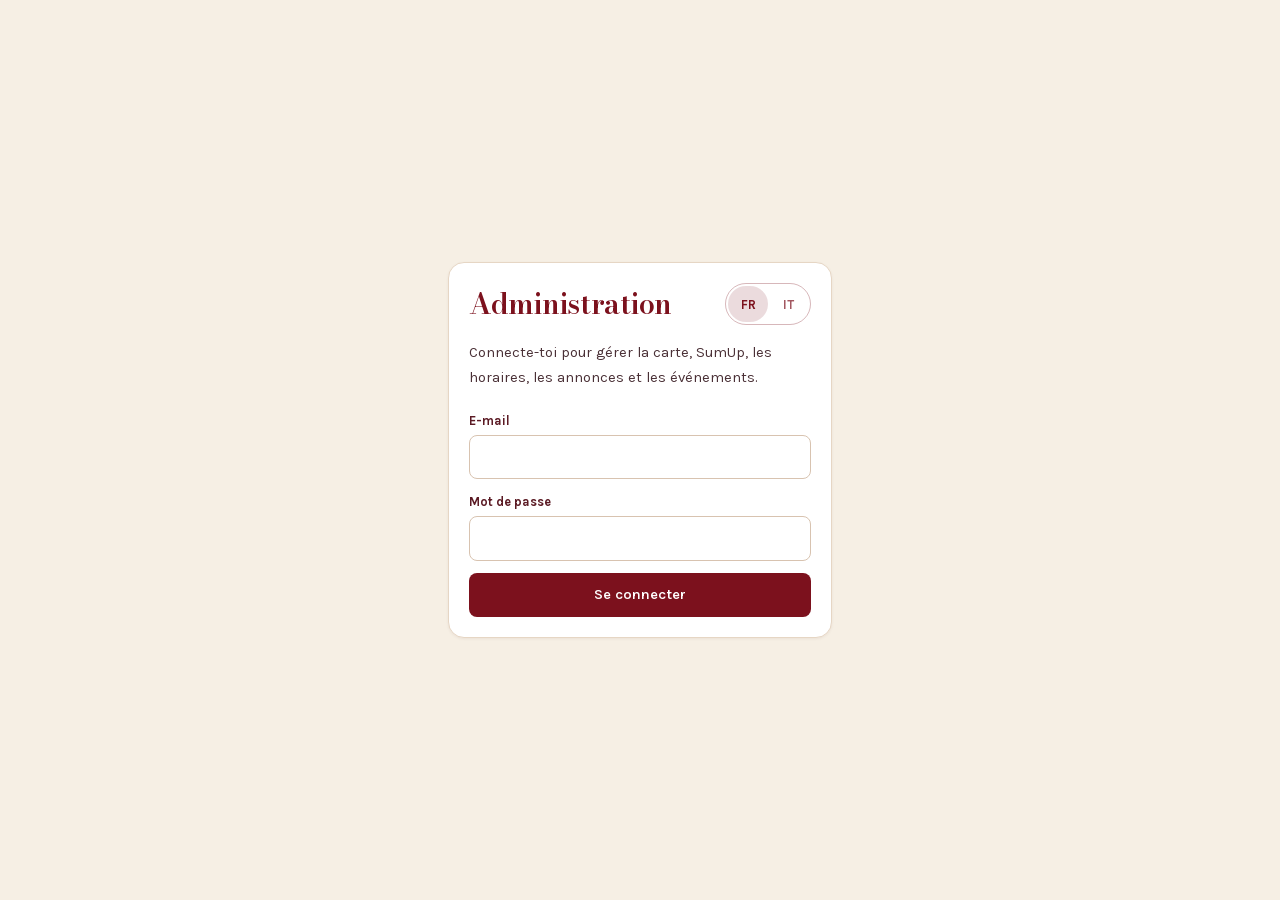
<file: admin.html>
<!doctype html>
<html lang="fr">
<head>
<meta charset="UTF-8" />
<meta name="robots" content="noindex, nofollow" />
<meta name="viewport" content="width=device-width, initial-scale=1.0" />
<title>Carrousel — Administration</title>
<!-- L'administration a déménagé : nouveau panneau complet (carte, SumUp, horaires, événements). -->
<meta http-equiv="refresh" content="0; url=/admin/" />
<link rel="canonical" href="/admin/" />
<script>location.replace("/admin/");</script>
</head>
<body style="font-family:system-ui,sans-serif;padding:2rem">
<p>L’administration est ici : <a href="/admin/">carrouselbar.fr/admin/</a></p>
</body>
</html>
</file>
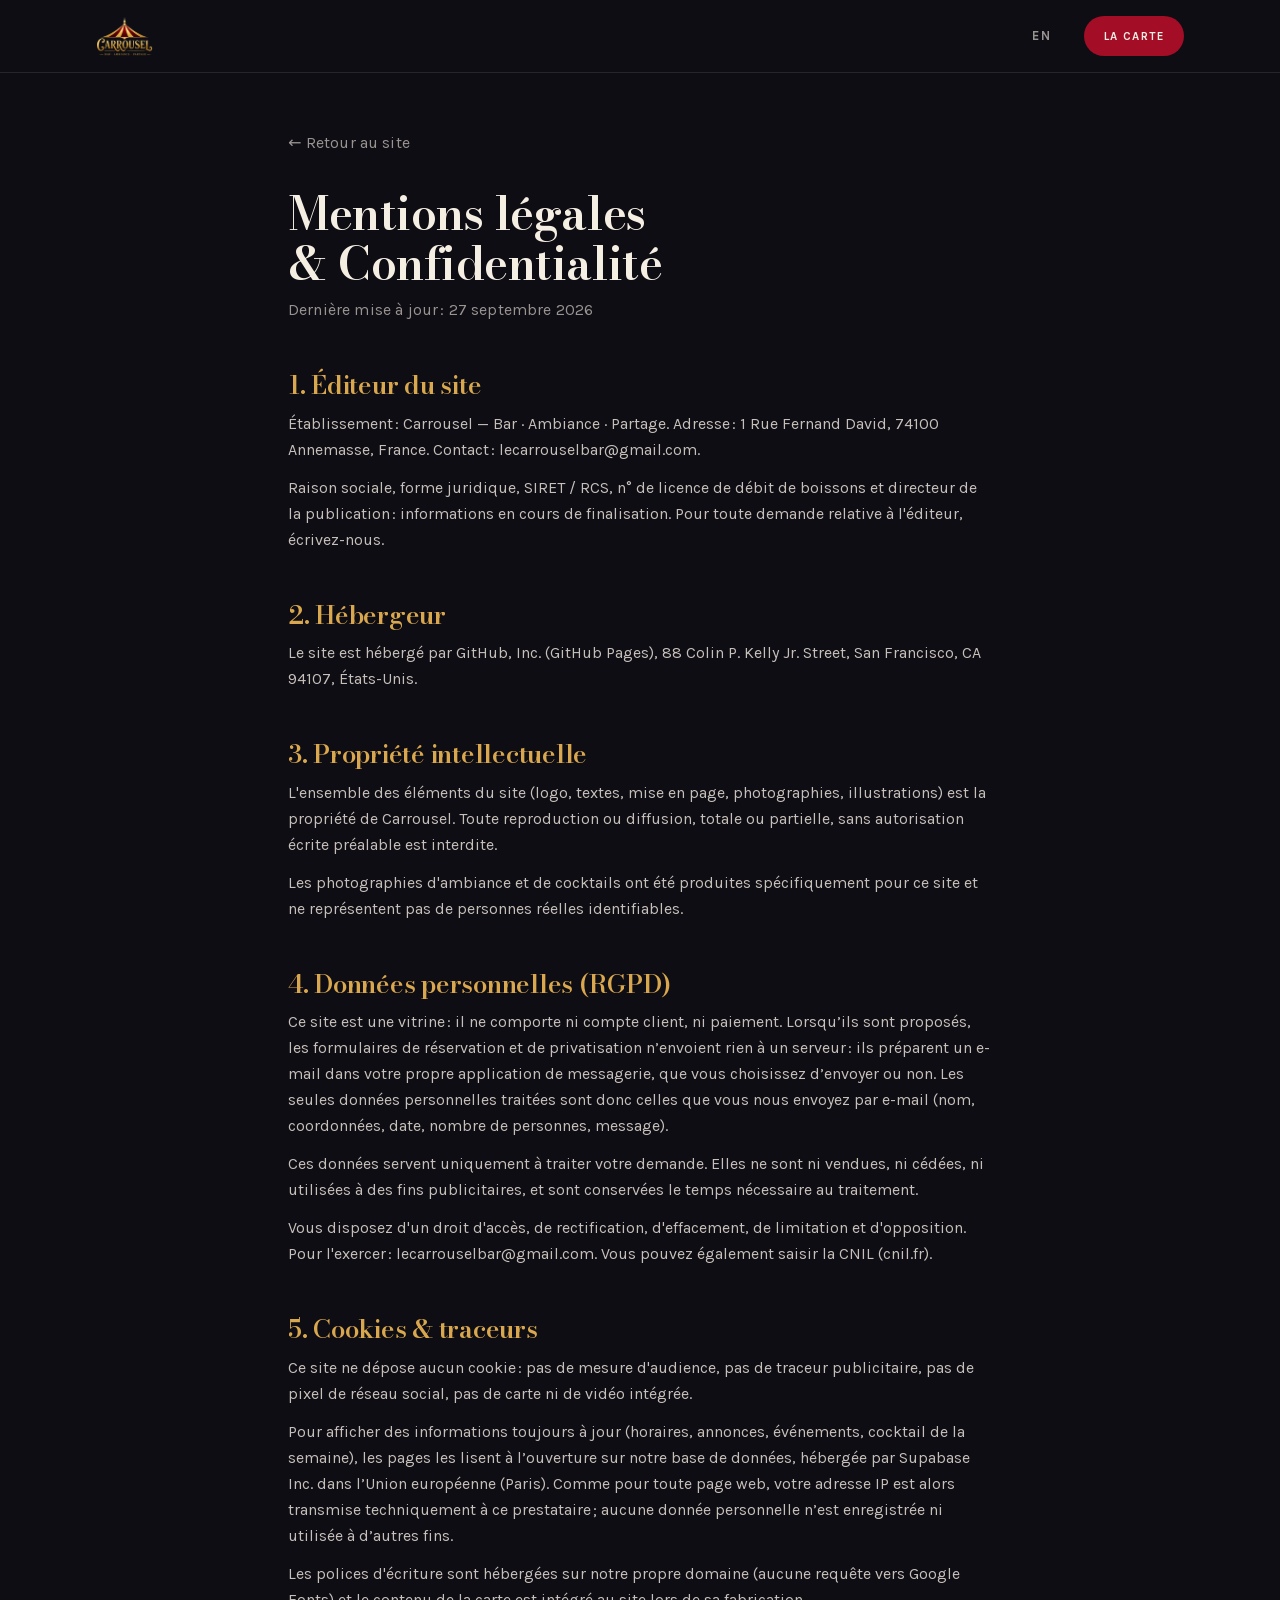
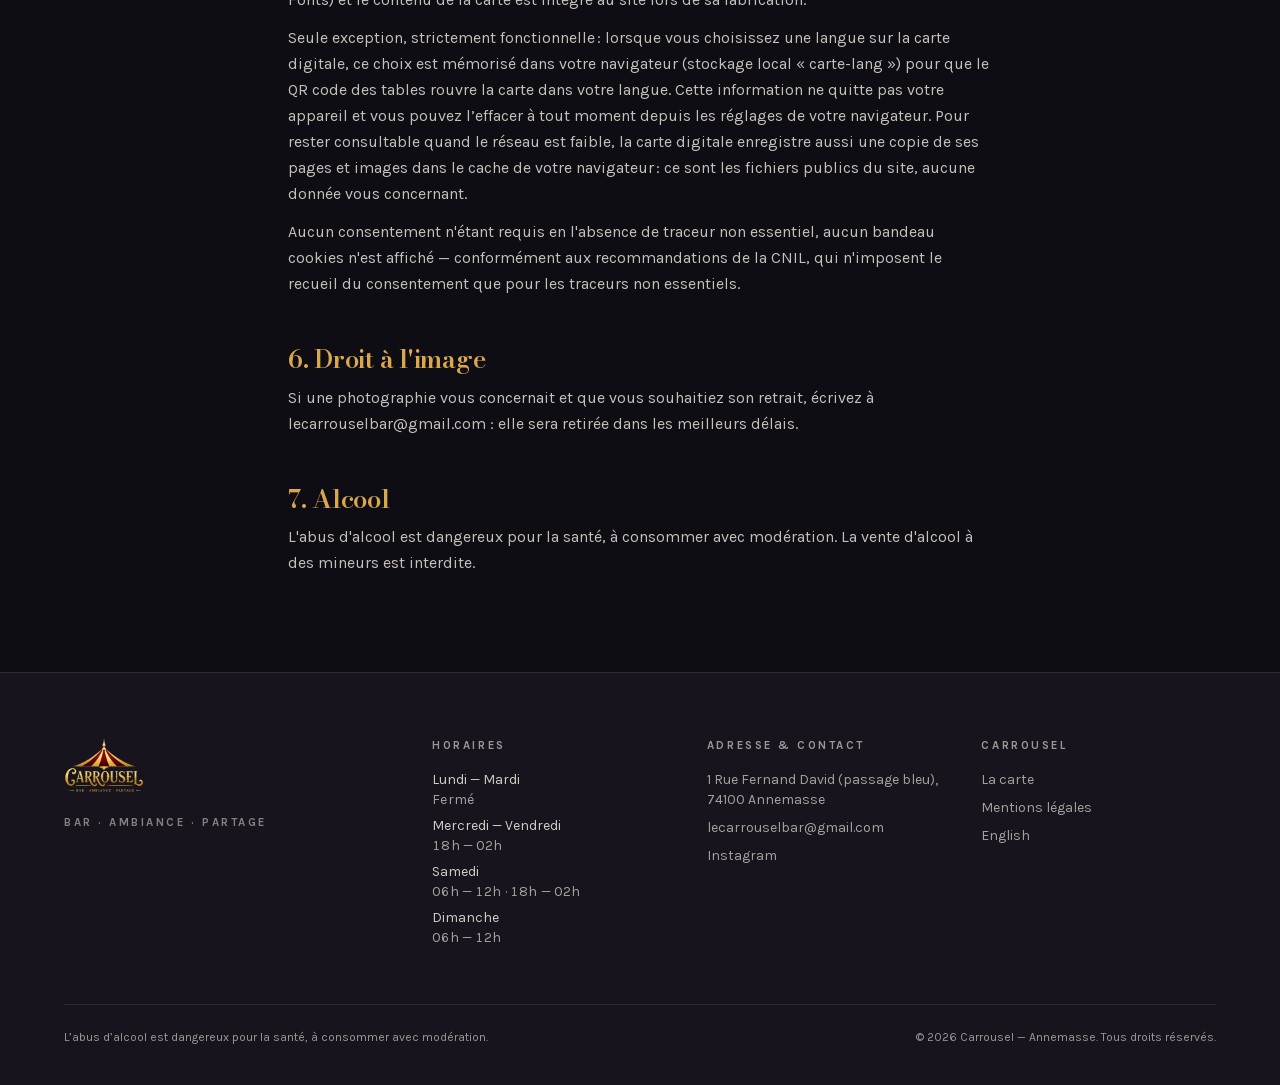
<file: mentions-legales.html>
﻿<!DOCTYPE html>
<html lang="fr"><head><meta charset="UTF-8"><title>Mentions légales — Carrousel</title>
<link rel="canonical" href="https://carrouselbar.fr/mentions-legales/">
<meta http-equiv="refresh" content="0; url=/mentions-legales/">
<meta name="robots" content="noindex, follow"></head>
<body><p>Cette page a déménagé : <a href="/mentions-legales/">mentions légales</a>.</p></body></html>
</file>
